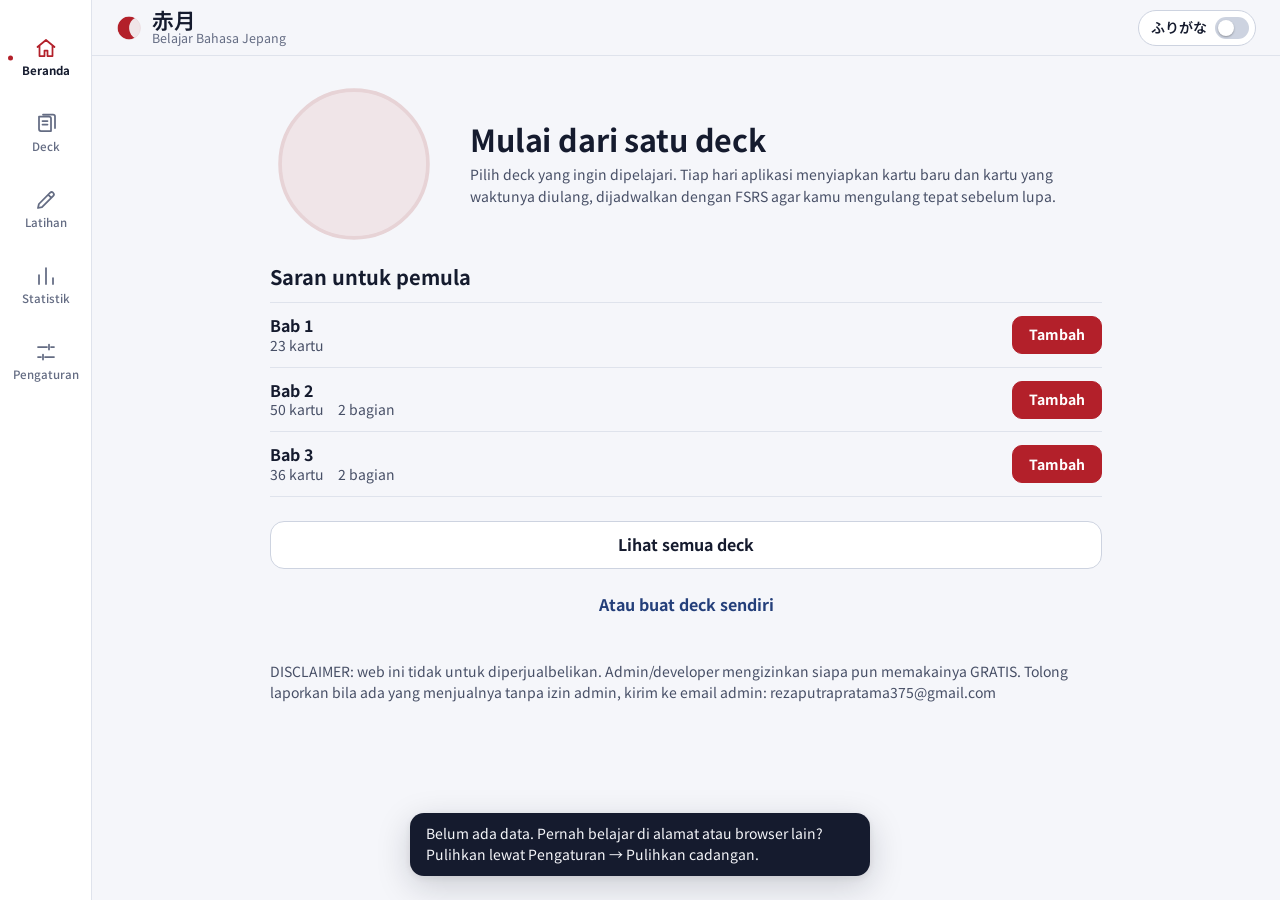
<file: index.html>
<!doctype html>
<html lang="id">
<head>
  <meta charset="utf-8">
  <meta name="viewport" content="width=device-width, initial-scale=1, viewport-fit=cover">
  <title>Belajar Bahasa Jepang kelas 赤月</title>
  <meta name="description" content="Flashcard bahasa Jepang dengan jadwal ulang pintar (FSRS-7), latihan pilihan ganda, dan latihan bunpou.">
  <meta name="theme-color" content="#f5f6fa" id="themeColor">
  <meta name="color-scheme" content="light dark">
  <link rel="manifest" href="manifest.webmanifest">
  <link rel="icon" href="assets/icon.svg" type="image/svg+xml">
  <link rel="apple-touch-icon" href="assets/icons/icon-192.png">
  <!-- tema & versi ditetapkan sebelum halaman digambar supaya tidak berkedip -->
  <script>
    (function () {
      window.FC = window.FC || {};
      FC.BUILD = '2026.11.25-0335';   // naikkan angka ini saat data/kode berubah (sw.js memakai versi yang sama)
      try {
        var s = JSON.parse(localStorage.getItem('fc.settings.v2') || '{}');
        if (s.theme === 'dark' || s.theme === 'light') document.documentElement.setAttribute('data-theme', s.theme);
      } catch (e) {}
    })();
  </script>
  <link rel="preconnect" href="https://fonts.googleapis.com">
  <link rel="preconnect" href="https://fonts.gstatic.com" crossorigin>
  <link rel="stylesheet" href="https://fonts.googleapis.com/css2?family=Noto+Sans+JP:wght@400;500;600;700&display=swap">
  <link rel="stylesheet" href="css/tokens.css">
  <link rel="stylesheet" href="css/base.css">
  <link rel="stylesheet" href="css/screens.css">
</head>
<body>
  <header class="topbar" id="topbar"></header>
  <main id="screens" tabindex="-1">
    <section class="screen" id="screen-home" aria-label="Beranda"></section>
    <section class="screen" id="screen-decks" aria-label="Deck"></section>
    <section class="screen" id="screen-practice" aria-label="Latihan"></section>
    <section class="screen" id="screen-stats" aria-label="Statistik"></section>
    <section class="screen" id="screen-settings" aria-label="Pengaturan"></section>
  </main>
  <nav class="tabbar" id="tabbar" aria-label="Navigasi utama"></nav>
  <div id="layers"></div>
  <div id="toasts" aria-live="polite"></div>
  <noscript><p style="padding:24px;font-family:sans-serif">Aplikasi ini membutuhkan JavaScript. Aktifkan JavaScript di browser lalu muat ulang halaman.</p></noscript>

  <!-- data kecil di awal; isi kartu & soal diunduh per deck saat dibutuhkan -->
  <script src="data/manifest.js"></script>
  <script src="data/locks.js"></script>
  <script src="data/buku/index.js"></script>   <!-- daftar level & bab "Buku Bunpou"; isi tiap bab dimuat saat dibuka -->

  <!-- inti -->
  <script src="js/core/util.js"></script>
  <script src="js/core/fsrs.js"></script>
  <script src="js/core/scheduler.js"></script>
  <script src="js/core/store.js"></script>
  <script src="js/core/data.js"></script>
  <script src="js/core/session.js"></script>
  <script src="js/core/userdecks.js"></script>   <!-- "Deck Saya": deck buatan pengguna (disimpan di browser, ikut cadangan) -->
  <script src="js/core/furigana-data.js"></script>
  <script src="js/core/furigana.js"></script>
  <script src="js/core/tts.js"></script>
  <script src="js/core/buku.js"></script>   <!-- "Buku Bunpou": pemuat bab, pembaca penanda furigana/sorot, pencarian, catatan sudah paham -->

  <!-- antarmuka -->
  <script src="js/ui/kit.js"></script>
  <script src="js/ui/cardface.js"></script>
  <script src="js/ui/app.js"></script>   <!-- kerangka + rute; layar di bawah mendaftar ke FC.app -->
  <script src="js/ui/home.js"></script>
  <script src="js/ui/decks.js"></script>
  <script src="js/ui/mydecks.js"></script>   <!-- editor "Deck Saya": bikin deck, tambah/ubah kartu, tempel banyak, bagikan -->
  <script src="js/ui/study.js"></script>
  <script src="js/ui/practice.js"></script>
  <script src="js/ui/buku.js"></script>   <!-- tampilan Buku Bunpou (daftar di tab Latihan + layar baca per bab) -->

  <script src="js/ui/stats.js"></script>
  <script src="js/ui/settings.js"></script>
  <script src="js/ui/safety.js"></script>   <!-- pengaman progres: cadangan 1 ketuk, pengingat, pemulihan, titik pemulihan, catatan penyimpanan -->
</body>
</html>
</file>
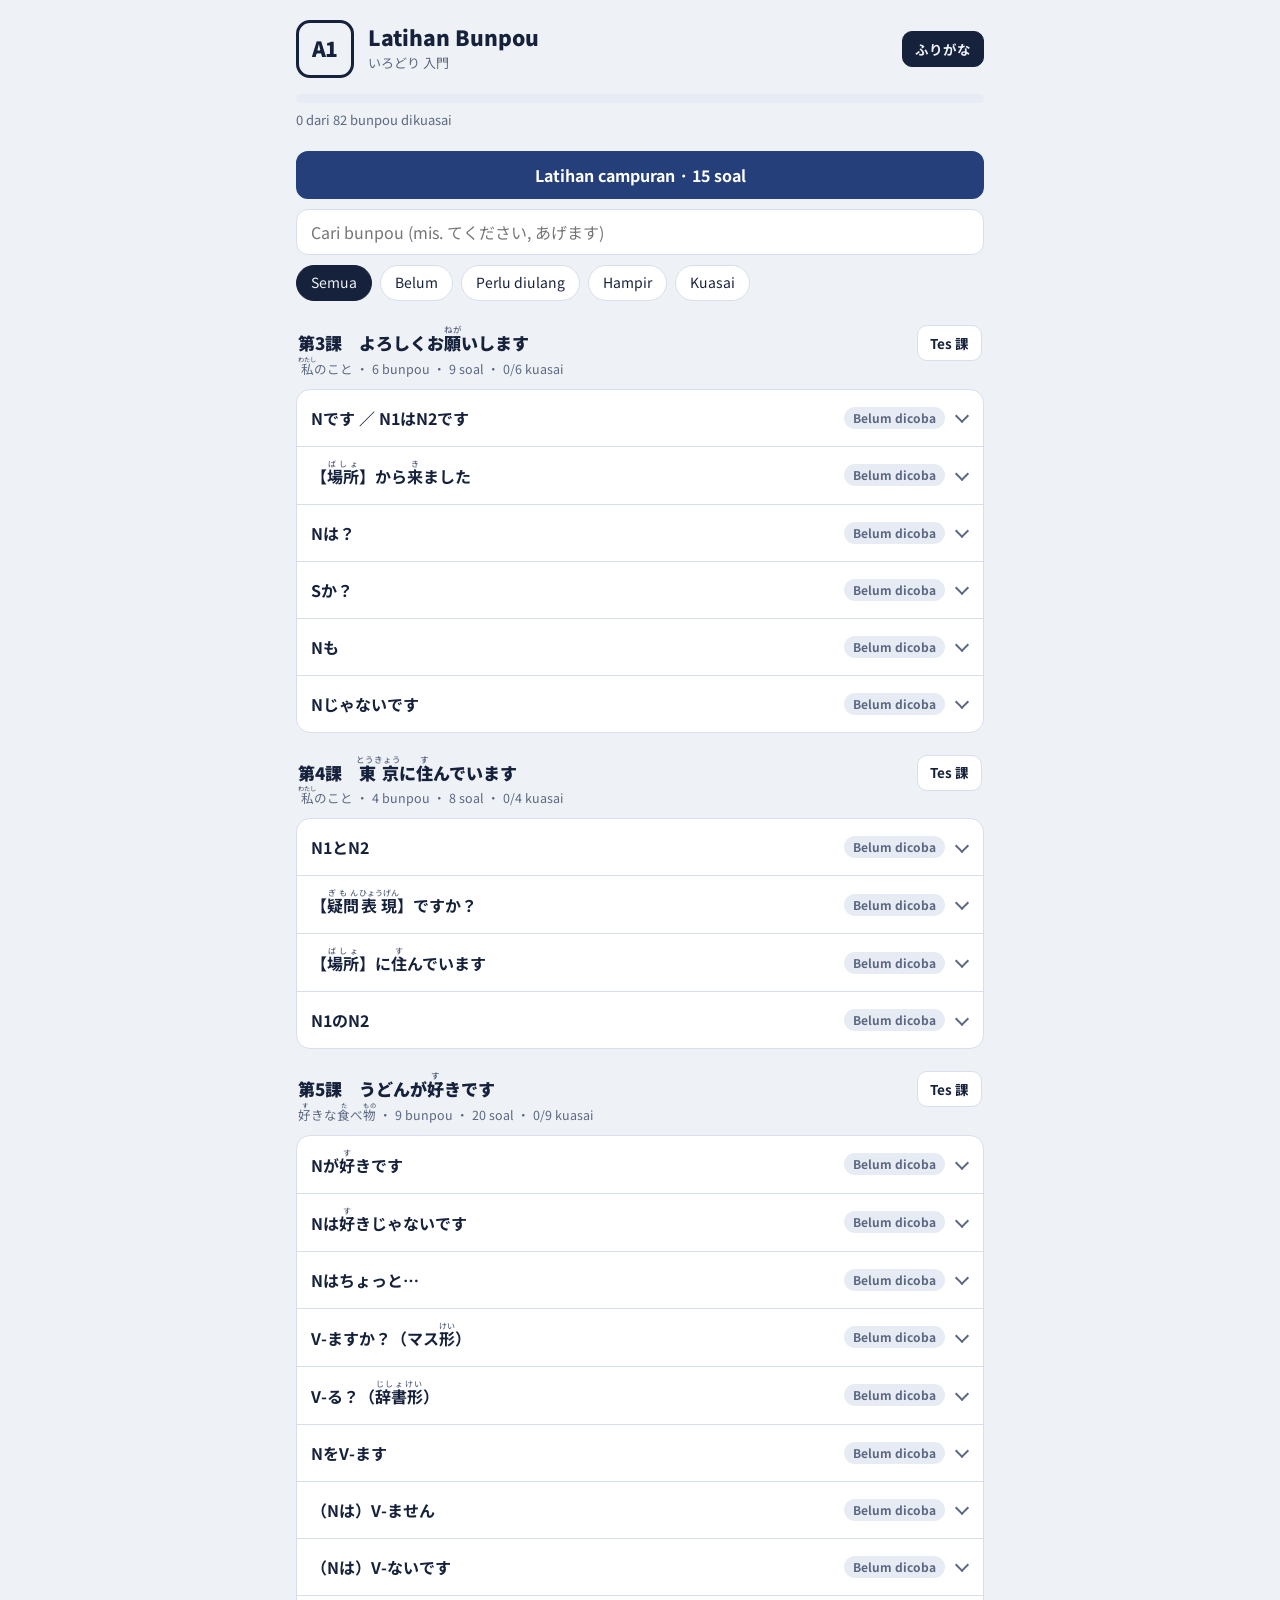
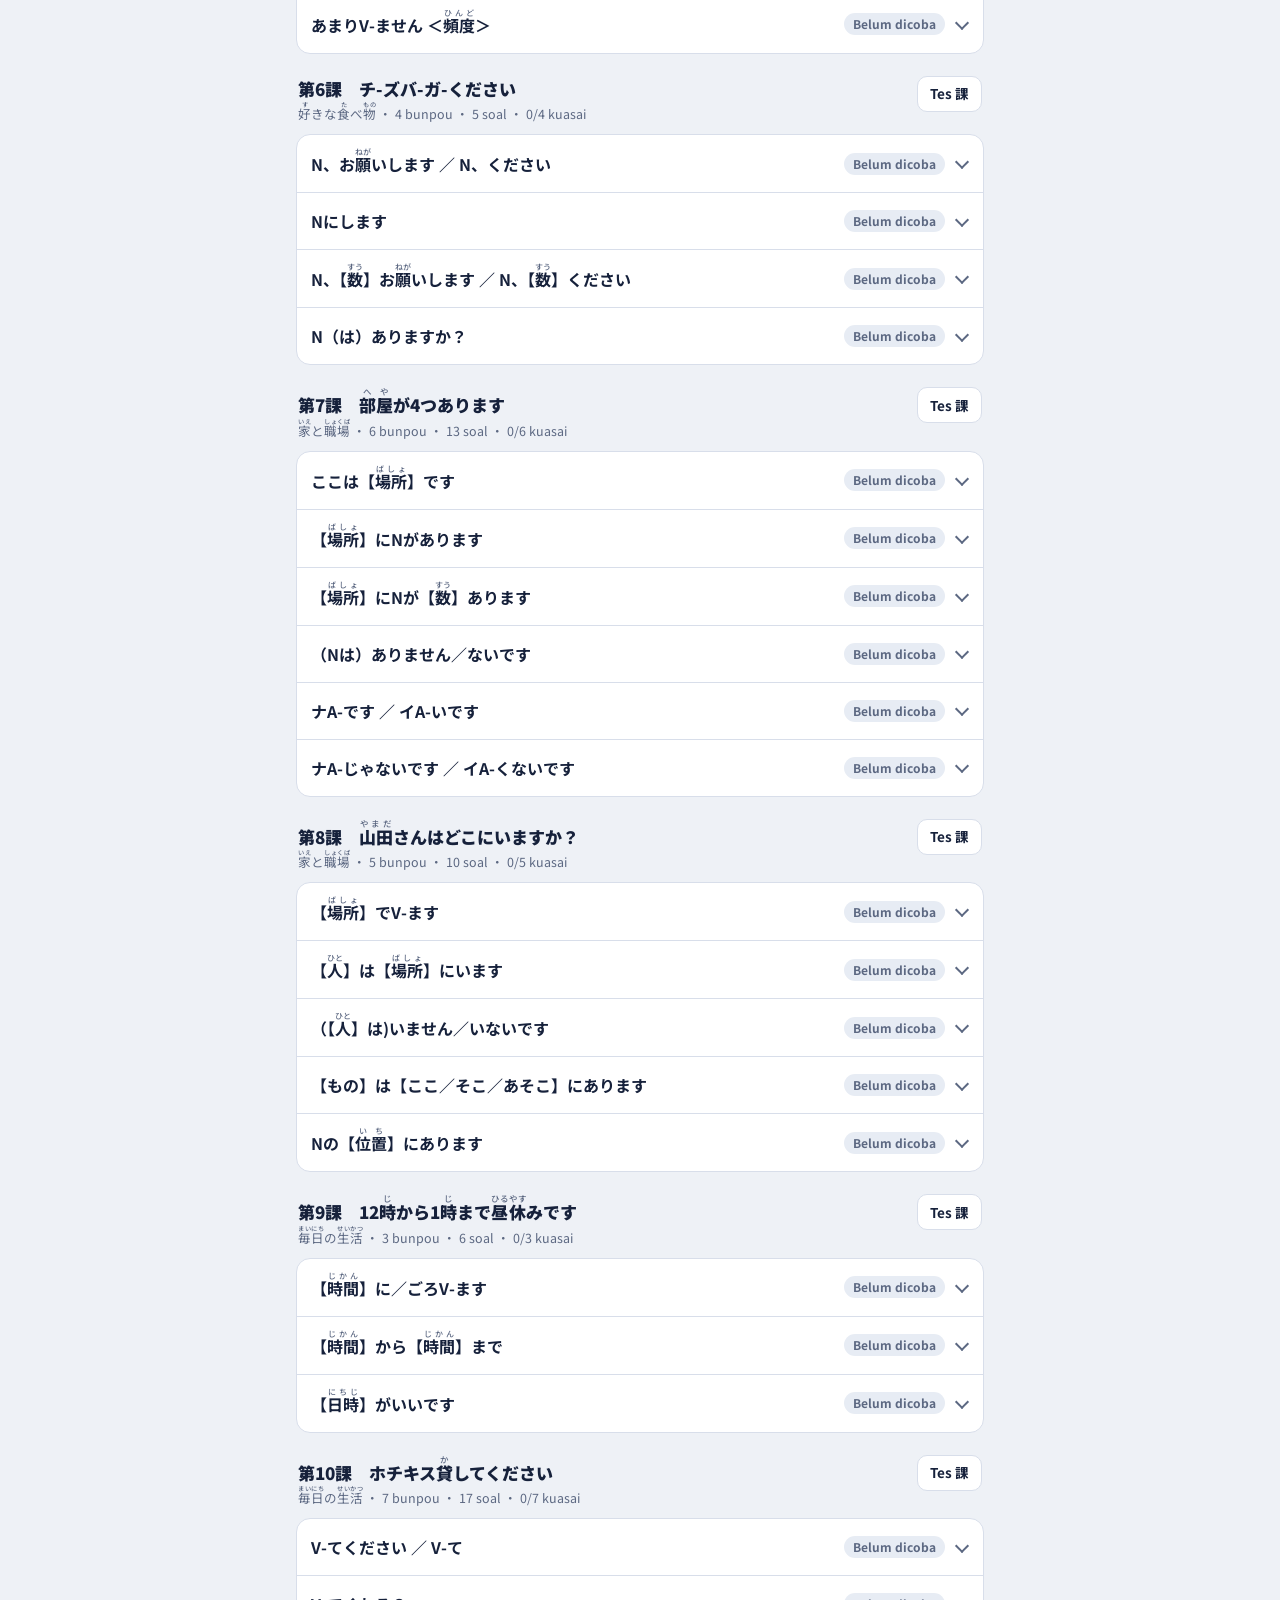
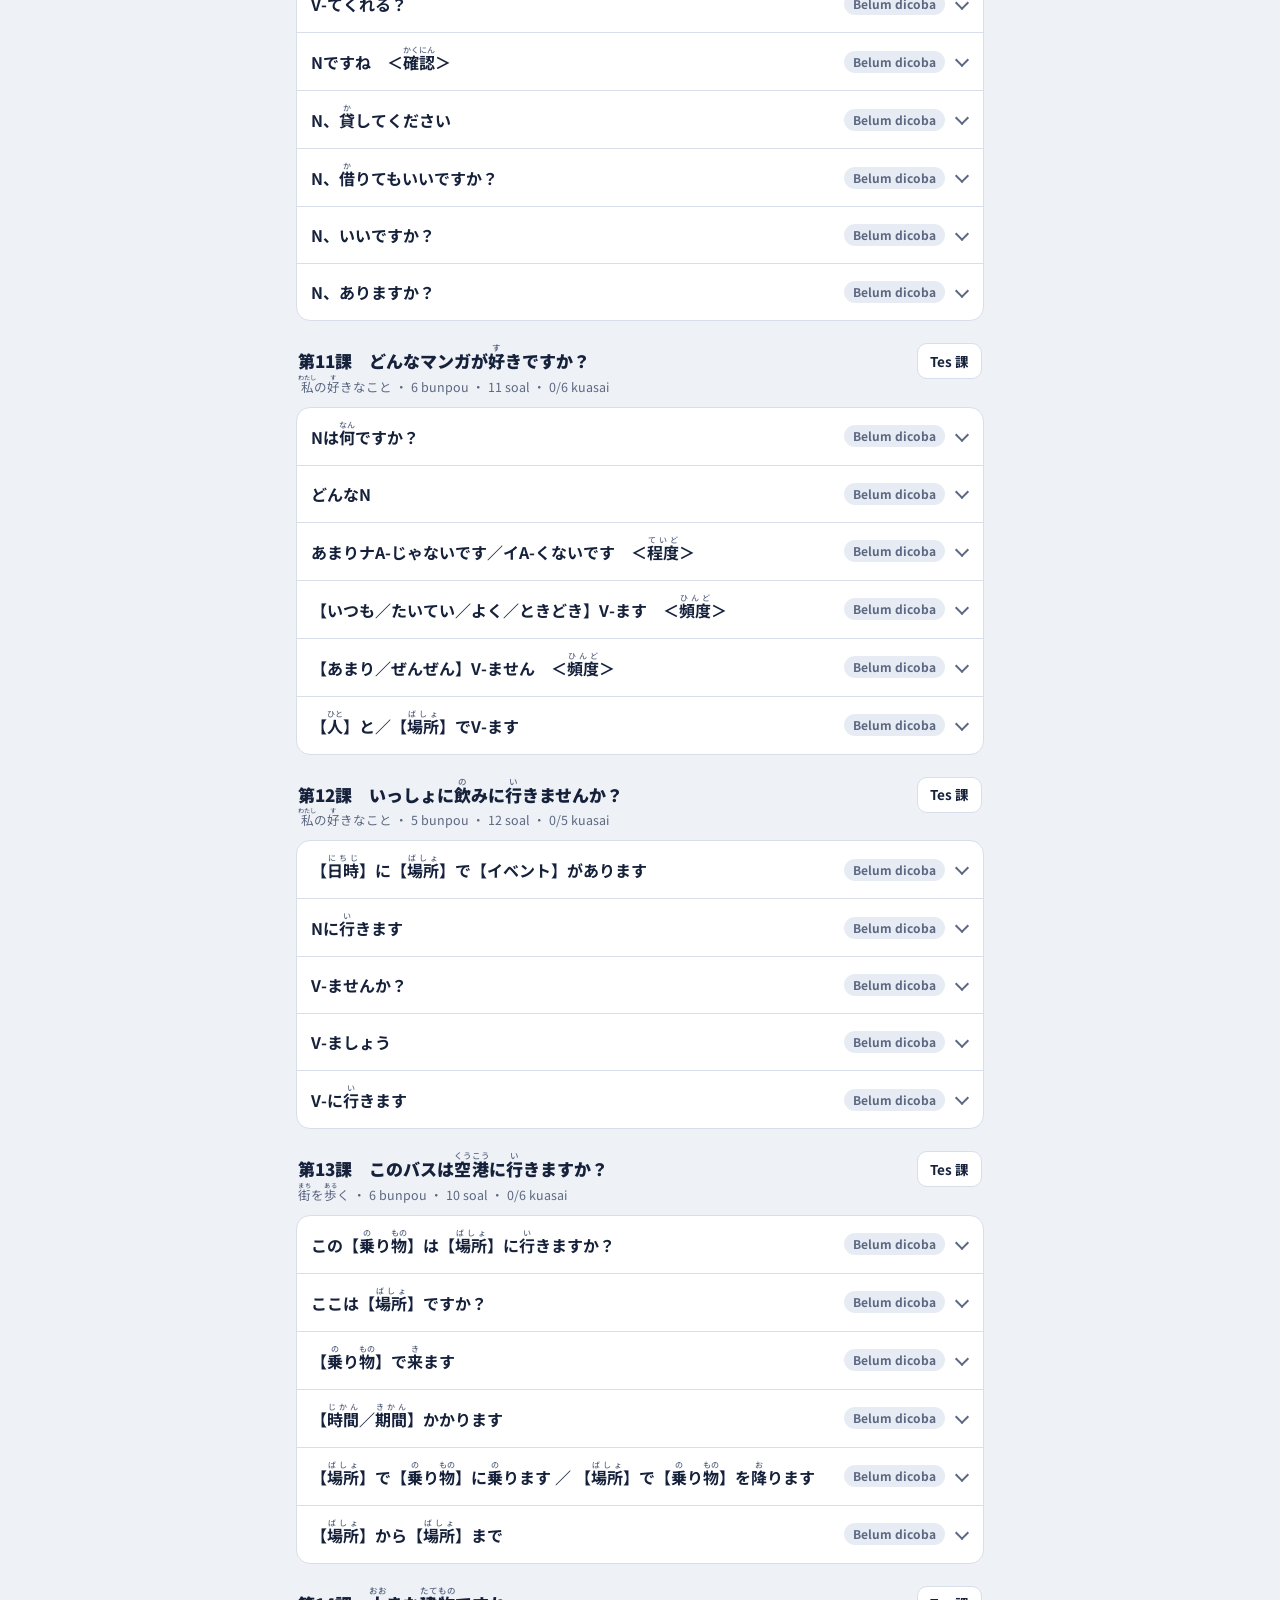
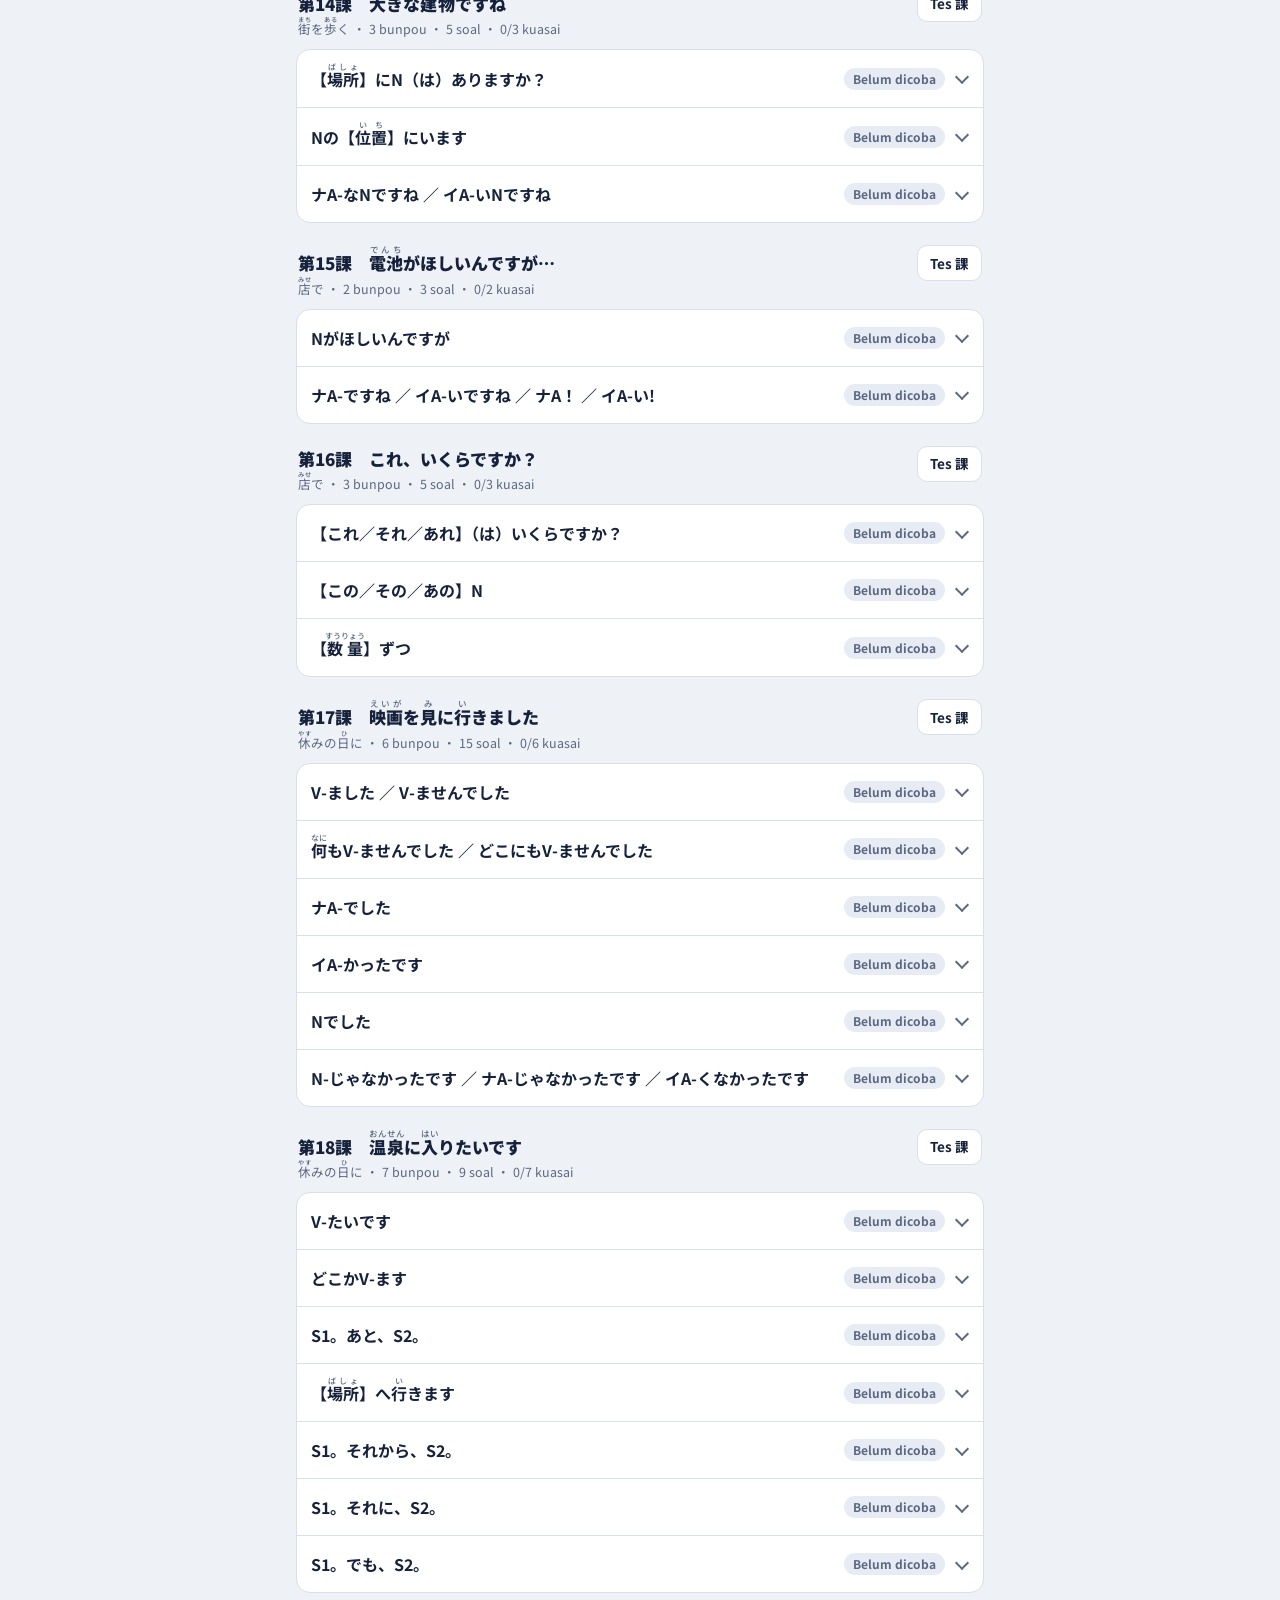
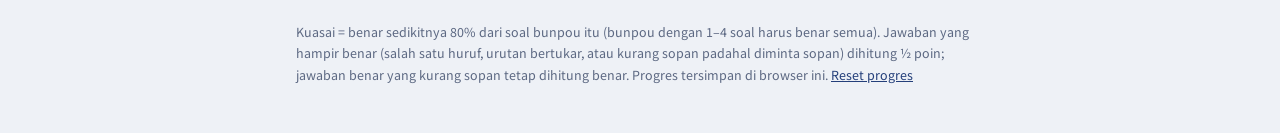
<file: bunpou/Latihan_Bunpou_A1.html>
<!doctype html>
<html lang="id">
<head>
<meta charset="utf-8">
<meta name="viewport" content="width=device-width, initial-scale=1, viewport-fit=cover">
<meta name="color-scheme" content="light dark">
<script>/* sinkron tema dengan aplikasi induk: ?theme=dark|light atau pesan {type:'fc-theme'} */(function(){try{var m=/[?&]theme=(dark|light)/.exec(location.search);var r=document.documentElement;if(m)r.setAttribute('data-theme',m[1]);addEventListener('message',function(e){var d=e.data;if(d&&d.type==='fc-theme'&&(d.theme==='dark'||d.theme==='light'))r.setAttribute('data-theme',d.theme);});}catch(e){}})();</script>
<title>Latihan Bunpou A1</title>
<link rel="preconnect" href="https://fonts.googleapis.com">
<link rel="preconnect" href="https://fonts.gstatic.com" crossorigin>
<link href="https://fonts.googleapis.com/css2?family=Noto+Sans+JP:wght@400;500;700;900&display=swap" rel="stylesheet">
<style>
:root{--bg:#EEF1F6;--card:#fff;--ink:#16213B;--mute:#5C6882;--line:#D8DEEA;--soft:#E7ECF4;--brand:#243F7A;--onbrand:#fff;
--ok:#17714F;--okbg:#E2F2EA;--ng:#B1451B;--ngbg:#FBEAE0;--warn:#7D5B00;--warnbg:#FAEFC8;--seal:#B3202A;
--font:"Noto Sans JP","Hiragino Kaku Gothic ProN","Hiragino Sans","Yu Gothic UI","Yu Gothic","Meiryo","Noto Sans CJK JP",system-ui,-apple-system,"Segoe UI",Roboto,sans-serif}
@media (prefers-color-scheme:dark){:root:not([data-theme="light"]){color-scheme:dark;--bg:#0E1424;--card:#161E33;--ink:#E8EDF8;--mute:#9AA6C0;--line:#2B3656;--soft:#202A47;--brand:#86A6F2;--onbrand:#0E1424;
--ok:#5ED3A2;--okbg:#12332A;--ng:#FF9C70;--ngbg:#3A2218;--warn:#F0CA5C;--warnbg:#39300F;--seal:#E8545A}}
:root[data-theme="dark"]{color-scheme:dark;--bg:#0E1424;--card:#161E33;--ink:#E8EDF8;--mute:#9AA6C0;--line:#2B3656;--soft:#202A47;--brand:#86A6F2;--onbrand:#0E1424;
--ok:#5ED3A2;--okbg:#12332A;--ng:#FF9C70;--ngbg:#3A2218;--warn:#F0CA5C;--warnbg:#39300F;--seal:#E8545A}
:root[data-theme="light"]{color-scheme:light}
*{box-sizing:border-box}
html{-webkit-text-size-adjust:100%}
body{margin:0;background:var(--bg);color:var(--ink);font:400 16px/1.7 var(--font)}
.wrap{max-width:720px;margin:0 auto;padding:0 16px calc(48px + env(safe-area-inset-bottom))}
button{font:inherit;color:inherit;cursor:pointer}
:focus-visible{outline:3px solid var(--brand);outline-offset:2px}
ruby rt{font-size:.5em;font-weight:500;color:var(--mute);letter-spacing:0}
.nofuri rt{display:none}
[hidden]{display:none!important}
/* header */
.top{padding:calc(20px + env(safe-area-inset-top)) 0 4px}
.brand{display:flex;align-items:center;gap:14px}
.lvl{flex:none;min-width:58px;height:58px;padding:0 8px;border:3px solid var(--ink);border-radius:14px;display:grid;place-items:center;font-weight:900;font-size:21px;letter-spacing:-.01em}
.ttl{flex:1;min-width:0}
h1{margin:0;font-size:21px;line-height:1.3;font-weight:900}
.sub{font-size:13px;color:var(--mute)}
.furi{flex:none;min-height:36px;padding:0 12px;border-radius:10px;border:1.5px solid var(--line);background:var(--card);font-size:13.5px;font-weight:700}
.furi[aria-pressed=true]{background:var(--ink);color:var(--bg);border-color:var(--ink)}
.bar{margin-top:16px;height:9px;border-radius:99px;background:var(--soft);overflow:hidden;display:flex}
.bar i{display:block;height:100%;transition:width .3s}
#bp{background:var(--ok)}#bn{background:#E0B43A}
.proglbl{margin-top:6px;font-size:13px;color:var(--mute)}
/* home */
.ctrl{display:grid;gap:10px;margin:16px 0 4px}
.btn{display:inline-flex;align-items:center;justify-content:center;min-height:48px;padding:0 20px;border-radius:12px;border:2px solid var(--brand);background:var(--brand);color:var(--onbrand);font-weight:700}
.btn.ghost{background:transparent;color:var(--brand)}
.btn.block{width:100%}
.btn:disabled{opacity:.45;cursor:default}
.search{width:100%;min-height:46px;padding:0 14px;border:1.5px solid var(--line);border-radius:12px;background:var(--card);color:var(--ink);font:inherit}
.chips{display:flex;gap:8px;overflow-x:auto;scrollbar-width:none;padding-bottom:2px}
.chip{flex:none;min-height:36px;padding:0 14px;border-radius:99px;border:1.5px solid var(--line);background:var(--card);font-size:14px}
.chip[aria-pressed=true]{background:var(--ink);color:var(--bg);border-color:var(--ink)}
.lesson{margin:22px 0}
.lh{display:flex;align-items:flex-start;justify-content:space-between;gap:12px;padding:0 2px 10px}
.lh h2{margin:0;font-size:17px;line-height:1.5;font-weight:900}
.tp{font-size:12.5px;color:var(--mute);line-height:1.6}
.mini{flex:none;min-height:36px;padding:0 12px;border-radius:10px;border:1.5px solid var(--line);background:var(--card);font-size:13.5px;font-weight:700}
.items{background:var(--card);border:1px solid var(--line);border-radius:14px;overflow:hidden}
details.it{border-top:1px solid var(--line)}
details.it:first-child{border-top:0}
summary{list-style:none;display:flex;align-items:center;gap:10px;padding:12px 14px;cursor:pointer}
summary::-webkit-details-marker{display:none}
summary::after{content:"";flex:none;width:8px;height:8px;margin:0 2px 3px 2px;border-right:2px solid var(--mute);border-bottom:2px solid var(--mute);transform:rotate(45deg);transition:transform .15s}
details[open]>summary::after{transform:rotate(-135deg);margin-bottom:-3px}
.pat{flex:1;min-width:0;font-weight:700;line-height:2;overflow-wrap:anywhere}
.tag{flex:none;font-size:12px;font-weight:700;line-height:1.5;padding:2px 9px;border-radius:99px;background:var(--soft);color:var(--mute);white-space:nowrap}
.tag.pass{background:var(--okbg);color:var(--ok)}.tag.near{background:var(--warnbg);color:var(--warn)}.tag.retry{background:var(--ngbg);color:var(--ng)}
.det{padding:0 14px 14px}
.ex{background:var(--soft);border-radius:10px;padding:8px 12px;font-size:15px;line-height:2.1}
.rum{margin:10px 0 0;font-size:14px;color:var(--mute);line-height:1.8}
.go{display:flex;align-items:center;justify-content:space-between;gap:12px;margin-top:12px;font-size:13px;color:var(--mute)}
.empty{text-align:center;color:var(--mute);padding:28px 0}
.foot{margin:28px 0 0;font-size:12.5px;color:var(--mute);line-height:1.7}
.link{border:0;background:none;padding:0;color:var(--brand);text-decoration:underline;font-size:inherit}
/* quiz */
.qtop{display:flex;align-items:center;gap:12px;padding:calc(14px + env(safe-area-inset-top)) 0 10px}
.x{flex:none;width:42px;height:42px;border-radius:12px;border:1.5px solid var(--line);background:var(--card);font-size:17px}
.qbar{flex:1;height:8px;border-radius:99px;background:var(--soft);overflow:hidden}
.qbar i{display:block;height:100%;background:var(--brand);transition:width .25s}
.qn{flex:none;font-size:13px;color:var(--mute);font-variant-numeric:tabular-nums}
.ctx{margin:2px 2px 10px;font-size:13.5px;font-weight:700;color:var(--mute);line-height:1.9}
.card{background:var(--card);border:1px solid var(--line);border-radius:16px;padding:18px 16px 16px}
.qt{display:inline-block;margin-bottom:8px;padding:1px 10px;border-radius:99px;background:var(--soft);color:var(--mute);font-size:12px;font-weight:700}
.stem{font-size:20px;line-height:2.1;font-weight:500;overflow-wrap:anywhere}
.stem.sm{font-size:17px}
.nofuri .stem{line-height:1.8}.nofuri .pat,.nofuri .ex{line-height:1.7}
.inq .top{padding-top:calc(12px + env(safe-area-inset-top))}.inq .bar,.inq .proglbl,.inq .sub{display:none}.inq .lvl{min-width:42px;height:42px;font-size:16px;border-width:2.5px;border-radius:11px}.inq h1{font-size:17px}
.dir{display:inline-block;font-size:14.5px;line-height:1.7;color:var(--mute);font-weight:500}
.bl{display:inline-block;min-width:3.4em;margin:0 .2em;border-bottom:2.5px solid var(--ink);text-align:center;line-height:1.3;vertical-align:baseline}
.bl:empty{height:1.1em}
.bl.ok{border-color:var(--ok);color:var(--ok);font-weight:700}
.inl{width:8em;max-width:100%;margin:0 .2em;padding:0 .3em;border:0;border-bottom:2.5px solid var(--brand);border-radius:6px 6px 0 0;background:var(--soft);color:var(--ink);font:inherit;text-align:center}
.inl:focus,.ans:focus{outline:none;background:var(--card);box-shadow:0 0 0 3px color-mix(in srgb,var(--brand) 30%,transparent)}
.ans{display:block;width:100%;margin-top:14px;padding:10px 14px;border:2px solid var(--line);border-radius:12px;background:var(--card);color:var(--ink);font:inherit;font-size:20px}
.opts{display:grid;gap:10px;margin-top:14px}
.opt{display:flex;align-items:center;gap:12px;width:100%;min-height:54px;padding:8px 14px;border-radius:12px;border:1.5px solid var(--line);background:var(--card);font-size:18px;line-height:1.9;text-align:left}
.opt .k{flex:none;width:26px;height:26px;border-radius:8px;background:var(--soft);display:grid;place-items:center;font-size:13px;font-weight:700;color:var(--mute);line-height:1}
.opt:not(:disabled):hover{border-color:var(--brand)}
.opt.ok{border-color:var(--ok);background:var(--okbg)}.opt.ng{border-color:var(--ng);background:var(--ngbg)}
.opt:disabled{cursor:default;color:var(--ink)}
.zone{display:flex;flex-wrap:wrap;gap:8px;align-content:flex-start;min-height:68px;margin-top:14px;padding:10px;border:2px dashed var(--line);border-radius:12px}
.pool{display:flex;flex-wrap:wrap;gap:8px;margin-top:12px}
.tile{padding:6px 14px;border-radius:10px;border:1.5px solid var(--line);background:var(--card);font-size:18px;line-height:1.9;box-shadow:0 2px 0 var(--line)}
.zone .tile{border-color:var(--brand)}
.tile:disabled{cursor:default;color:var(--ink)}
.row{display:flex;flex-wrap:wrap;gap:10px;margin-top:16px}
.fb{margin-top:16px;padding:14px 16px;border-radius:14px;border:1.5px solid}
.fb.ok{background:var(--okbg);border-color:var(--ok)}.fb.ng{background:var(--ngbg);border-color:var(--ng)}
.fb h3{margin:0 0 4px;font-size:17px;line-height:1.5}
.fb.ok h3{color:var(--ok)}.fb.ng h3{color:var(--ng)}
.fb p,.rv p{margin:6px 0 0;font-size:15px;line-height:1.9}
.al{margin:4px 0;font-size:16px;line-height:2}
.nx{margin-top:14px}
/* result */
.res{background:var(--card);border:1px solid var(--line);border-radius:16px;padding:20px 18px;margin-top:calc(18px + env(safe-area-inset-top))}
.score{display:flex;align-items:center;justify-content:space-between;gap:16px}
.big{font-size:56px;font-weight:900;line-height:1.1}
.big small{font-size:24px;color:var(--mute);font-weight:700}
.msg{margin-top:6px;font-size:15.5px;line-height:1.7}
.seal{flex:none;width:88px;height:88px;display:grid;place-items:center;border:4px solid var(--seal);border-radius:12px;color:var(--seal);font-size:32px;font-weight:900;line-height:1;letter-spacing:.06em;writing-mode:vertical-rl;box-shadow:inset 0 0 0 3px var(--card),inset 0 0 0 5px var(--seal);transform:rotate(-7deg);animation:stamp .55s cubic-bezier(.2,1.5,.35,1) both}
@keyframes stamp{0%{transform:rotate(-7deg) scale(2.4);opacity:0}55%{opacity:1}100%{transform:rotate(-7deg) scale(1)}}
@media (prefers-reduced-motion:reduce){.seal{animation:none}.bar i,.qbar i{transition:none}}
.res ul{list-style:none;margin:16px 0 0;padding:0}
.res li{display:flex;align-items:center;gap:10px;padding:8px 0;border-top:1px solid var(--line)}
.res li .jp{flex:1;min-width:0;font-weight:700;line-height:2}
.sc{flex:none;font-variant-numeric:tabular-nums;font-weight:700}
.rv h2{margin:26px 2px 0;font-size:17px}
.rv article{margin-top:12px;padding:12px 14px;border:1px solid var(--line);border-left:5px solid var(--ng);border-radius:12px;background:var(--card)}
.allok{margin:22px 2px;color:var(--ok);font-weight:700}
.fb.near{background:var(--warnbg);border-color:var(--warn)}.fb.near h3{color:var(--warn)}
.fb h3 small{margin-left:4px;font-size:13px;font-weight:700}
.nt{margin:8px 0 0;padding:8px 12px;border-radius:10px;border:1px solid var(--line);background:var(--card);font-size:15px;line-height:1.9}
.al mark{padding:0 .12em;border-radius:4px;background:var(--card);color:var(--warn);font-weight:900;box-shadow:inset 0 -2px 0 var(--warn)}
.rv article.near{border-left-color:var(--warn)}
.rv article .tag{display:inline-block;margin-bottom:6px}
</style>
</head>
<body>
<div class="wrap">
  <header class="top">
    <div class="brand">
      <div class="lvl" aria-hidden="true">A1</div>
      <div class="ttl"><h1>Latihan Bunpou</h1><div class="sub jp">いろどり 入門</div></div>
      <button id="furi" class="furi jp" aria-pressed="true" title="Tampilkan / sembunyikan furigana">ふりがな</button>
    </div>
    <div class="bar" aria-hidden="true"><i id="bp"></i><i id="bn"></i></div>
    <div class="proglbl" id="plabel"></div>
  </header>
  <main id="app"></main>
</div>
<noscript><p style="padding:16px">Halaman ini membutuhkan JavaScript.</p></noscript>
<script>
const DATA = {"id":"a1","name":"A1","book":"入門","sub":"いろどり 入門","lessons":[{"n":3,"t":"よろしくお<ruby>願<rt>ねが<\/rt><\/ruby>いします","topic":"<ruby>私<rt>わたし<\/rt><\/ruby>のこと","items":[{"id":4,"no":"❶","pat":"Nです ／ N1はN2です","ex":"トンです。<br><ruby>私<rt>わたし<\/rt><\/ruby>はマルシアです。","rum":"N1はN2です＝「N1 adalah N2」。「は」dibaca わ (penanda topik).","k":"nです/n1はn2ですとんです/私はまるしあですよろしくお願いします私のこと❶","qs":[{"y":"m","s":"A：はじめまして。<br>B：はじめまして。<ruby>私<rt>わたし<\/rt><\/ruby><span class=\"bl\"><\/span>マルシアです。","o":["は","が","を","に"],"e":"「A adalah B」＝ A は B です。「は」(dibaca わ) menandai topik kalimat."},{"y":"t","s":"<span class=\"dir\">Tulis dalam bahasa Jepang: “Saya Maria.”<\/span>","a":["わたしはマリアです","私はマリアです","マリアです"],"d":"<ruby>私<rt>わたし<\/rt><\/ruby>はマリアです","e":"Pola: <ruby>私<rt>わたし<\/rt><\/ruby>は＋N＋です。Boleh juga langsung 「マリアです」karena subjeknya sudah jelas."}]},{"id":5,"no":"❷","pat":"【<ruby>場所<rt>ばしょ<\/rt><\/ruby>】から<ruby>来<rt>き<\/rt><\/ruby>ました","ex":"ブラジルから<ruby>来<rt>き<\/rt><\/ruby>ました。","rum":"","k":"【場所】から来ましたぶらじるから来ましたよろしくお願いします私のこと❷","qs":[{"y":"m","s":"A：どこから<ruby>来<rt>き<\/rt><\/ruby>ましたか。<br>B：ブラジル<span class=\"bl\"><\/span><ruby>来<rt>き<\/rt><\/ruby>ました。","o":["から","まで","を","で"],"e":"「から」＝ titik asal (“dari …”). 「まで」＝ “sampai”."}]},{"id":6,"no":"❸","pat":"Nは？","ex":"お<ruby>名前<rt>なまえ<\/rt><\/ruby>は？","rum":"","k":"nはお名前はよろしくお願いします私のこと❸","qs":[{"y":"m","s":"A：<ruby>私<rt>わたし<\/rt><\/ruby>は、インドネシアから<ruby>来<rt>き<\/rt><\/ruby>ました。ケマラさん<span class=\"bl\"><\/span>？<br>B：ベトナムです。","o":["は","を","に","で"],"e":"「Nは？」＝ “Kalau N (bagaimana)?” — menanyakan hal yang sama kepada lawan bicara."}]},{"id":7,"no":"❹","pat":"Sか？","ex":"みなさんは、<ruby>友<rt>とも<\/rt><\/ruby>だちですか？","rum":"","k":"sかみなさんは友だちですかよろしくお願いします私のこと❹","qs":[{"y":"m","s":"<span class=\"dir\">Pilih akhiran yang membuat kalimat ini menjadi PERTANYAAN.<\/span><br>みなさんは、<ruby>友<rt>とも<\/rt><\/ruby>だち<span class=\"bl\"><\/span>。","o":["ですか","です","ですよ","ですが"],"e":"Kalimat tanya sopan ＝ kalimat ＋ 「か」. 「よ」menegaskan, 「が」＝ “tetapi”."}]},{"id":8,"no":"❺","pat":"Nも","ex":"ケマラさんも、ベトナムからですか？","rum":"","k":"nもけまらさんもべとなむからですかよろしくお願いします私のこと❺","qs":[{"y":"m","s":"A：<ruby>私<rt>わたし<\/rt><\/ruby>は<ruby>学生<rt>がくせい<\/rt><\/ruby>です。<br>B：<ruby>私<rt>わたし<\/rt><\/ruby><span class=\"bl\"><\/span><ruby>学生<rt>がくせい<\/rt><\/ruby>です。(Saya juga mahasiswa.)","o":["も","は","が","を"],"e":"「も」＝ “juga”. Menggantikan 「は」/「が」/「を」pada kata yang sama."},{"y":"t","s":"<span class=\"dir\">Tulis: “Saya juga orang Jepang.”<\/span>","a":["わたしもにほんじんです","わたしも日本人です","私もにほんじんです","私も日本人です"],"d":"<ruby>私<rt>わたし<\/rt><\/ruby>も<ruby>日本人<rt>にほんじん<\/rt><\/ruby>です","e":"「も」menggantikan 「は」→「<ruby>私<rt>わたし<\/rt><\/ruby>も〜です」."}]},{"id":9,"no":"❻","pat":"Nじゃないです","ex":"ベトナムじゃないです。","rum":"","k":"nじゃないですべとなむじゃないですよろしくお願いします私のこと❻","qs":[{"y":"m","s":"A：ベトナム<ruby>人<rt>じん<\/rt><\/ruby>ですか。<br>B：いいえ、ベトナム<ruby>人<rt>じん<\/rt><\/ruby><span class=\"bl\"><\/span>。","o":["じゃないです","くないです","じゃなかったです","ないです"],"e":"Negatif N: 「Nじゃないです」(＝じゃありません). 「〜くない」khusus kata sifat-い."},{"y":"t","s":"Jadikan negatif: 「<ruby>学生<rt>がくせい<\/rt><\/ruby>です」→「いいえ、<ruby>学生<rt>がくせい<\/rt><\/ruby><span class=\"bl\"><\/span>」","a":["じゃないです","じゃありません","ではありません","ではないです"],"d":"じゃないです","e":"Nです → Nじゃないです (lebih formal: ではありません)."}]}]},{"n":4,"t":"<ruby>東京<rt>とうきょう<\/rt><\/ruby>に<ruby>住<rt>す<\/rt><\/ruby>んでいます","topic":"<ruby>私<rt>わたし<\/rt><\/ruby>のこと","items":[{"id":10,"no":"❶","pat":"N1とN2","ex":"<ruby>夫<rt>おっと<\/rt><\/ruby>と<ruby>子<rt>こ<\/rt><\/ruby>どもです。","rum":"","k":"n1とn2夫と子どもです東京に住んでいます私のこと❶","qs":[{"y":"m","s":"<ruby>私<rt>わたし<\/rt><\/ruby>の<ruby>家族<rt>かぞく<\/rt><\/ruby>は、<ruby>夫<rt>おっと<\/rt><\/ruby><span class=\"bl\"><\/span><ruby>子<rt>こ<\/rt><\/ruby>どもです。","o":["と","を","に","で"],"e":"「N1とN2」＝ “N1 dan N2”. Menghubungkan dua orang/benda."}]},{"id":11,"no":"❷","pat":"【<ruby>疑問<rt>ぎもん<\/rt><\/ruby><ruby>表現<rt>ひょうげん<\/rt><\/ruby>】ですか？","ex":"<ruby>何歳<rt>なんさい<\/rt><\/ruby>ですか？","rum":"<ruby>何歳<rt>なんさい<\/rt><\/ruby>(なんさい)＝umur／<ruby>何人<rt>なんにん<\/rt><\/ruby>(なんにん)＝berapa orang／だれ・どなた＝siapa／<ruby>何<rt>なに<\/rt><\/ruby>(なに・なん)＝apa","k":"【疑問表現】ですか何歳ですか東京に住んでいます私のこと❷","qs":[{"y":"m","s":"A：<span class=\"bl\"><\/span>ですか。<br>B：25<ruby>歳<rt>さい<\/rt><\/ruby>です。","o":["<ruby>何歳<rt>なんさい<\/rt><\/ruby>","<ruby>何人<rt>なんにん<\/rt><\/ruby>","<ruby>何時<rt>なんじ<\/rt><\/ruby>","どなた"],"e":"Menanyakan umur ＝ <ruby>何歳<rt>なんさい<\/rt><\/ruby> (lebih sopan: おいくつ). <ruby>何人<rt>なんにん<\/rt><\/ruby> ＝ berapa orang, <ruby>何時<rt>なんじ<\/rt><\/ruby> ＝ jam berapa."},{"y":"m","s":"A：ご<ruby>家族<rt>かぞく<\/rt><\/ruby>は<span class=\"bl\"><\/span>ですか。<br>B：5<ruby>人<rt>にん<\/rt><\/ruby>です。","o":["<ruby>何人<rt>なんにん<\/rt><\/ruby>","<ruby>何歳<rt>なんさい<\/rt><\/ruby>","<ruby>何時<rt>なんじ<\/rt><\/ruby>","<ruby>何<rt>なに<\/rt><\/ruby>"],"e":"<ruby>何人<rt>なんにん<\/rt><\/ruby> ＝ “berapa orang”. Jawaban 「5<ruby>人<rt>にん<\/rt><\/ruby>」cocok dengan <ruby>何人<rt>なんにん<\/rt><\/ruby>."},{"y":"m","s":"A：あの<ruby>人<rt>ひと<\/rt><\/ruby>は<span class=\"bl\"><\/span>ですか。<br>B：トンさんです。","o":["どなた","どこ","いくつ","<ruby>何<rt>なに<\/rt><\/ruby>"],"e":"Menanyakan orang ＝ だれ／どなた (sopan). <ruby>何<rt>なに<\/rt><\/ruby> untuk benda, どこ untuk tempat."}]},{"id":12,"no":"❸","pat":"【<ruby>場所<rt>ばしょ<\/rt><\/ruby>】に<ruby>住<rt>す<\/rt><\/ruby>んでいます","ex":"<ruby>家族<rt>かぞく<\/rt><\/ruby>は、フィリピンに<ruby>住<rt>す<\/rt><\/ruby>んでいます。","rum":"","k":"【場所】に住んでいます家族はふぃりぴんに住んでいます東京に住んでいます私のこと❸","qs":[{"y":"m","s":"<ruby>私<rt>わたし<\/rt><\/ruby>は<ruby>東京<rt>とうきょう<\/rt><\/ruby><span class=\"bl\"><\/span><ruby>住<rt>す<\/rt><\/ruby>んでいます。","o":["に","で","を","が"],"e":"Tempat tinggal ＝ 「Nに<ruby>住<rt>す<\/rt><\/ruby>んでいます」. 「で」dipakai untuk tempat berlangsungnya kegiatan."},{"y":"m","s":"<span class=\"dir\">Pilih kalimat yang BENAR: “Saya tinggal di Osaka.”<\/span>","o":["<ruby>大阪<rt>おおさか<\/rt><\/ruby>に<ruby>住<rt>す<\/rt><\/ruby>んでいます。","<ruby>大阪<rt>おおさか<\/rt><\/ruby>に<ruby>住<rt>す<\/rt><\/ruby>みます。","<ruby>大阪<rt>おおさか<\/rt><\/ruby>で<ruby>住<rt>す<\/rt><\/ruby>んでいます。","<ruby>大阪<rt>おおさか<\/rt><\/ruby>を<ruby>住<rt>す<\/rt><\/ruby>んでいます。"],"e":"Keadaan menetap ＝ 〜に<ruby>住<rt>す<\/rt><\/ruby>んでいます (bentuk 〜ています). 「<ruby>住<rt>す<\/rt><\/ruby>みます」tidak dipakai untuk “sedang tinggal”."}]},{"id":13,"no":"❹","pat":"N1のN2","ex":"<ruby>私<rt>わたし<\/rt><\/ruby>の<ruby>母<rt>はは<\/rt><\/ruby>です。<br>ペットのジョンです。","rum":"","k":"n1のn2私の母です/ぺっとのじょんです東京に住んでいます私のこと❹","qs":[{"y":"m","s":"<span class=\"dir\">Pilih yang tepat untuk “ibu saya”.<\/span>","o":["<ruby>私<rt>わたし<\/rt><\/ruby>の<ruby>母<rt>はは<\/rt><\/ruby>","<ruby>私<rt>わたし<\/rt><\/ruby>は<ruby>母<rt>はは<\/rt><\/ruby>","<ruby>私<rt>わたし<\/rt><\/ruby>が<ruby>母<rt>はは<\/rt><\/ruby>","<ruby>私<rt>わたし<\/rt><\/ruby>を<ruby>母<rt>はは<\/rt><\/ruby>"],"e":"「N1のN2」＝ N2 yang berhubungan dengan N1: <ruby>私<rt>わたし<\/rt><\/ruby>の<ruby>母<rt>はは<\/rt><\/ruby>＝ibu saya."},{"y":"m","s":"これは<ruby>日本語<rt>にほんご<\/rt><\/ruby><span class=\"bl\"><\/span><ruby>本<rt>ほん<\/rt><\/ruby>です。(Ini buku bahasa Jepang.)","o":["の","は","を","に"],"e":"「N1のN2」menerangkan N2 (buku) dengan N1 (bahasa Jepang)."}]}]},{"n":5,"t":"うどんが<ruby>好<rt>す<\/rt><\/ruby>きです","topic":"<ruby>好<rt>す<\/rt><\/ruby>きな<ruby>食<rt>た<\/rt><\/ruby>べ<ruby>物<rt>もの<\/rt><\/ruby>","items":[{"id":14,"no":"❶","pat":"Nが<ruby>好<rt>す<\/rt><\/ruby>きです","ex":"<ruby>肉<rt>にく<\/rt><\/ruby>と<ruby>野菜<rt>やさい<\/rt><\/ruby>が<ruby>好<rt>す<\/rt><\/ruby>きです。","rum":"","k":"nが好きです肉と野菜が好きですうどんが好きです好きな食べ物❶","qs":[{"y":"m","s":"<ruby>私<rt>わたし<\/rt><\/ruby>は<ruby>肉<rt>にく<\/rt><\/ruby><span class=\"bl\"><\/span><ruby>好<rt>す<\/rt><\/ruby>きです。","o":["が","を","に","で"],"e":"「<ruby>好<rt>す<\/rt><\/ruby>きです」memakai 「が」: 「Nが<ruby>好<rt>す<\/rt><\/ruby>きです」(bukan 「を」)."},{"y":"t","s":"<span class=\"dir\">Tulis: “Saya suka sayuran.”<\/span>","a":["やさいがすきです","やさいが好きです","野菜がすきです","野菜が好きです","わたしはやさいがすきです","わたしはやさいが好きです","わたしは野菜がすきです","わたしは野菜が好きです","私はやさいがすきです","私はやさいが好きです","私は野菜がすきです","私は野菜が好きです"],"d":"<ruby>野菜<rt>やさい<\/rt><\/ruby>が<ruby>好<rt>す<\/rt><\/ruby>きです","e":"Pola 「Nが<ruby>好<rt>す<\/rt><\/ruby>きです」. 「を」tidak dipakai di sini."}]},{"id":15,"no":"","pat":"Nは<ruby>好<rt>す<\/rt><\/ruby>きじゃないです","ex":"<ruby>魚<rt>さかな<\/rt><\/ruby>は<ruby>好<rt>す<\/rt><\/ruby>きじゃないです。","rum":"<ruby>好<rt>す<\/rt><\/ruby>き termasuk kata sifat-な → <ruby>好<rt>す<\/rt><\/ruby>きじゃないです (bukan <ruby>好<rt>す<\/rt><\/ruby>きくないです).","k":"nは好きじゃないです魚は好きじゃないですうどんが好きです好きな食べ物","qs":[{"y":"m","s":"<ruby>私<rt>わたし<\/rt><\/ruby>は<ruby>納豆<rt>なっとう<\/rt><\/ruby>が<span class=\"bl\"><\/span>。(tidak suka)","o":["<ruby>好<rt>す<\/rt><\/ruby>きじゃないです","<ruby>好<rt>す<\/rt><\/ruby>きくないです","<ruby>好<rt>す<\/rt><\/ruby>きないです","<ruby>好<rt>す<\/rt><\/ruby>きじゃありますか"],"e":"「<ruby>好<rt>す<\/rt><\/ruby>き」kata sifat-な → negatif 「<ruby>好<rt>す<\/rt><\/ruby>きじゃないです」. 「〜くない」hanya untuk kata sifat-い."}]},{"id":16,"no":"❷","pat":"Nはちょっと…","ex":"わさびは、ちょっと…。","rum":"","k":"nはちょっとわさびはちょっとうどんが好きです好きな食べ物❷","qs":[{"y":"m","s":"A：いっしょにわさびを<ruby>食<rt>た<\/rt><\/ruby>べませんか。<br>B：すみません、わさびは、<span class=\"bl\"><\/span>…。","o":["ちょっと","もっと","ぜんぜん","いっしょ"],"e":"「Nはちょっと…」＝ penolakan halus tanpa mengatakan “tidak”."}]},{"id":17,"no":"❸","pat":"V-ますか？（マス<ruby>形<rt>けい<\/rt><\/ruby>）","ex":"お<ruby>茶<rt>ちゃ<\/rt><\/ruby>、<ruby>飲<rt>の<\/rt><\/ruby>みますか？","rum":"ます<ruby>形<rt>けい<\/rt><\/ruby>: Gr.1 akhiran う-row → い-row＋ます (<ruby>飲<rt>の<\/rt><\/ruby>む→<ruby>飲<rt>の<\/rt><\/ruby>みます)／Gr.2 る→ます (<ruby>食<rt>た<\/rt><\/ruby>べる→<ruby>食<rt>た<\/rt><\/ruby>べます)／Gr.3 する→します・<ruby>来<rt>く<\/rt><\/ruby>る→<ruby>来<rt>き<\/rt><\/ruby>ます","k":"vますかます形お茶飲みますかうどんが好きです好きな食べ物❸","qs":[{"y":"t","s":"お<ruby>茶<rt>ちゃ<\/rt><\/ruby>を<span class=\"bl\"><\/span>か。(<ruby>飲<rt>の<\/rt><\/ruby>む)","a":["のみます","飲みます"],"d":"<ruby>飲<rt>の<\/rt><\/ruby>みます","e":"Gr.1: む → み＋ます ＝ <ruby>飲<rt>の<\/rt><\/ruby>みます."},{"y":"t","s":"<ruby>運動<rt>うんどう<\/rt><\/ruby>を<span class=\"bl\"><\/span>か。(する)","a":["します"],"d":"します","e":"する → します (tidak beraturan)."},{"y":"m","s":"Pilih bentuk ます yang BENAR.","o":["<ruby>食<rt>た<\/rt><\/ruby>べます","<ruby>食<rt>た<\/rt><\/ruby>べいます","<ruby>見<rt>み<\/rt><\/ruby>ります","<ruby>書<rt>か<\/rt><\/ruby>くます"],"e":"Gr.2 (<ruby>食<rt>た<\/rt><\/ruby>べる・<ruby>見<rt>み<\/rt><\/ruby>る): buang る ＋ます. Gr.1 (<ruby>書<rt>か<\/rt><\/ruby>く): く → き＋ます ＝ <ruby>書<rt>か<\/rt><\/ruby>きます."}]},{"id":18,"no":"","pat":"V-る？（<ruby>辞書形<rt>じしょけい<\/rt><\/ruby>）","ex":"<ruby>何<rt>なに<\/rt><\/ruby>、<ruby>飲<rt>の<\/rt><\/ruby>む？","rum":"Bentuk kamus (<ruby>辞書形<rt>じしょけい<\/rt><\/ruby>) dipakai untuk bicara akrab: <ruby>何<rt>なに<\/rt><\/ruby>、<ruby>飲<rt>の<\/rt><\/ruby>む？","k":"vる辞書形何飲むうどんが好きです好きな食べ物","qs":[{"y":"t","s":"Tanya teman dekat: 「<ruby>明日<rt>あした<\/rt><\/ruby>、<ruby>学校<rt>がっこう<\/rt><\/ruby>に<span class=\"bl\"><\/span>？」(<ruby>行<rt>い<\/rt><\/ruby>きます → bentuk kamus)","a":["いく","行く"],"d":"<ruby>行<rt>い<\/rt><\/ruby>く","e":"<ruby>行<rt>い<\/rt><\/ruby>きます → <ruby>行<rt>い<\/rt><\/ruby>く (bentuk kamus). Dipakai untuk pertanyaan akrab dengan nada naik."},{"y":"m","s":"Bentuk kamus (<ruby>辞書形<rt>じしょけい<\/rt><\/ruby>) dari 「<ruby>見<rt>み<\/rt><\/ruby>ます」adalah…","o":["<ruby>見<rt>み<\/rt><\/ruby>る","<ruby>見<rt>み<\/rt><\/ruby>す","<ruby>見<rt>み<\/rt><\/ruby>く","<ruby>見<rt>み<\/rt><\/ruby>います"],"e":"Gr.2: <ruby>見<rt>み<\/rt><\/ruby>ます → <ruby>見<rt>み<\/rt><\/ruby>る (kembalikan る)."}]},{"id":19,"no":"❹","pat":"NをV-ます","ex":"シリアルを<ruby>食<rt>た<\/rt><\/ruby>べます。","rum":"","k":"nをvますしりあるを食べますうどんが好きです好きな食べ物❹","qs":[{"y":"m","s":"A：<ruby>何<rt>なに<\/rt><\/ruby><span class=\"bl\"><\/span><ruby>食<rt>た<\/rt><\/ruby>べますか。<br>B：パン<span class=\"bl\"><\/span><ruby>食<rt>た<\/rt><\/ruby>べます。","o":["を／を","が／を","を／が","に／を"],"e":"Objek langsung ditandai 「を」: 「Nを V ます」. 「<ruby>何<rt>なに<\/rt><\/ruby>が<ruby>食<rt>た<\/rt><\/ruby>べますか」salah."},{"y":"t","s":"Tulis: “Saya makan sereal.” (シリアル / <ruby>食<rt>た<\/rt><\/ruby>べます)","a":["シリアルをたべます","シリアルを食べます","わたしはシリアルをたべます","わたしはシリアルを食べます","私はシリアルをたべます","私はシリアルを食べます"],"d":"シリアルを<ruby>食<rt>た<\/rt><\/ruby>べます","e":"Pola 「Nを V ます」."}]},{"id":20,"no":"❺","pat":"（Nは）V-ません","ex":"<ruby>私<rt>わたし<\/rt><\/ruby>は、<ruby>朝<rt>あさ<\/rt><\/ruby>ご<ruby>飯<rt>はん<\/rt><\/ruby>は、あまり<ruby>食<rt>た<\/rt><\/ruby>べません。","rum":"","k":"nはvません私は朝ご飯はあまり食べませんうどんが好きです好きな食べ物❺","qs":[{"y":"m","s":"A：コーヒーを<ruby>飲<rt>の<\/rt><\/ruby>みますか。<br>B：いいえ、<ruby>飲<rt>の<\/rt><\/ruby>み<span class=\"bl\"><\/span>。","o":["ません","ない","ませんでした","ますん"],"e":"Negatif sopan: 〜ます → 〜ません. 「ませんでした」＝ negatif lampau."},{"y":"t","s":"Jadikan negatif: <ruby>私<rt>わたし<\/rt><\/ruby>は<ruby>朝<rt>あさ<\/rt><\/ruby>ご<ruby>飯<rt>はん<\/rt><\/ruby>を<span class=\"bl\"><\/span>。(<ruby>食<rt>た<\/rt><\/ruby>べます)","a":["たべません","食べません"],"d":"<ruby>食<rt>た<\/rt><\/ruby>べません","e":"Bentuk negatif sopan: 〜ます → 〜ません."}]},{"id":21,"no":"","pat":"（Nは）V-ないです","ex":"<ruby>私<rt>わたし<\/rt><\/ruby>も、<ruby>食<rt>た<\/rt><\/ruby>べないです。","rum":"ない<ruby>形<rt>けい<\/rt><\/ruby>: Gr.1 う-row → あ-row＋ない (<ruby>飲<rt>の<\/rt><\/ruby>む→<ruby>飲<rt>の<\/rt><\/ruby>まない; <ruby>買<rt>か<\/rt><\/ruby>う→<ruby>買<rt>か<\/rt><\/ruby>わない)／Gr.2 る→ない／する→しない／<ruby>来<rt>く<\/rt><\/ruby>る→<ruby>来<rt>こ<\/rt><\/ruby>ない(こない)","k":"nはvないです私も食べないですうどんが好きです好きな食べ物","qs":[{"y":"t","s":"<ruby>私<rt>わたし<\/rt><\/ruby>も、お<ruby>酒<rt>さけ<\/rt><\/ruby>を<span class=\"bl\"><\/span>です。(<ruby>飲<rt>の<\/rt><\/ruby>む → ない<ruby>形<rt>けい<\/rt><\/ruby>)","a":["のまない","飲まない"],"d":"<ruby>飲<rt>の<\/rt><\/ruby>まない","e":"Gr.1: む → ま＋ない ＝ <ruby>飲<rt>の<\/rt><\/ruby>まない."},{"y":"t","s":"<ruby>朝<rt>あさ<\/rt><\/ruby>ご<ruby>飯<rt>はん<\/rt><\/ruby>を<span class=\"bl\"><\/span>です。(<ruby>食<rt>た<\/rt><\/ruby>べる → ない<ruby>形<rt>けい<\/rt><\/ruby>)","a":["たべない","食べない"],"d":"<ruby>食<rt>た<\/rt><\/ruby>べない","e":"Gr.2: buang る ＋ない ＝ <ruby>食<rt>た<\/rt><\/ruby>べない."},{"y":"m","s":"Bentuk ない dari 「<ruby>買<rt>か<\/rt><\/ruby>う」yang BENAR adalah…","o":["<ruby>買<rt>か<\/rt><\/ruby>わない","<ruby>買<rt>か<\/rt><\/ruby>あない","<ruby>買<rt>か<\/rt><\/ruby>らない","<ruby>買<rt>か<\/rt><\/ruby>くない"],"e":"Gr.1 berakhiran う → わ＋ない (bukan あ): <ruby>買<rt>か<\/rt><\/ruby>わない."},{"y":"m","s":"Bentuk ない dari 「する」adalah…","o":["しない","すない","せない","しらない"],"e":"Gr.3 tidak beraturan: する → しない."},{"y":"m","s":"Bentuk ない dari 「<ruby>来<rt>く<\/rt><\/ruby>る」adalah…","o":["<ruby>来<rt>こ<\/rt><\/ruby>ない","<ruby>来<rt>く<\/rt><\/ruby>らない","<ruby>来<rt>く<\/rt><\/ruby>くない","<ruby>来<rt>く<\/rt><\/ruby>あない"],"e":"Gr.3 tidak beraturan: <ruby>来<rt>く<\/rt><\/ruby>る(くる) → <ruby>来<rt>こ<\/rt><\/ruby>ない(こない)."}]},{"id":22,"no":"❻","pat":"あまりV-ません ＜<ruby>頻度<rt>ひんど<\/rt><\/ruby>＞","ex":"<ruby>朝<rt>あさ<\/rt><\/ruby>ご<ruby>飯<rt>はん<\/rt><\/ruby>は、あまり<ruby>食<rt>た<\/rt><\/ruby>べません。","rum":"","k":"あまりvません<頻度>朝ご飯はあまり食べませんうどんが好きです好きな食べ物❻","qs":[{"y":"m","s":"「<ruby>朝<rt>あさ<\/rt><\/ruby>ご<ruby>飯<rt>はん<\/rt><\/ruby>は、あまり<ruby>食<rt>た<\/rt><\/ruby>べません」artinya…","o":["Jarang / tidak terlalu sering makan sarapan","Tidak pernah makan sarapan","Selalu makan sarapan","Sering makan sarapan"],"e":"あまり＋negatif ＝ “tidak begitu / jarang”. “Tidak pernah sama sekali” adalah ぜんぜん."},{"y":"m","s":"<span class=\"dir\">Pilih kalimat yang BENAR.<\/span>","o":["<ruby>私<rt>わたし<\/rt><\/ruby>はあまり<ruby>肉<rt>にく<\/rt><\/ruby>を<ruby>食<rt>た<\/rt><\/ruby>べません。","<ruby>私<rt>わたし<\/rt><\/ruby>はあまり<ruby>肉<rt>にく<\/rt><\/ruby>を<ruby>食<rt>た<\/rt><\/ruby>べます。","<ruby>私<rt>わたし<\/rt><\/ruby>はあまり<ruby>肉<rt>にく<\/rt><\/ruby>を<ruby>食<rt>た<\/rt><\/ruby>べました。","<ruby>私<rt>わたし<\/rt><\/ruby>はあまり<ruby>肉<rt>にく<\/rt><\/ruby>が<ruby>食<rt>た<\/rt><\/ruby>べますか。"],"e":"あまり selalu berpasangan dengan bentuk negatif (〜ません／〜ないです)."}]}]},{"n":6,"t":"チ-ズバ-ガ-ください","topic":"<ruby>好<rt>す<\/rt><\/ruby>きな<ruby>食<rt>た<\/rt><\/ruby>べ<ruby>物<rt>もの<\/rt><\/ruby>","items":[{"id":23,"no":"❶","pat":"N、お<ruby>願<rt>ねが<\/rt><\/ruby>いします ／ N、ください","ex":"ホットコ-ヒ-、お<ruby>願<rt>ねが<\/rt><\/ruby>いします。<br>これ、ください。","rum":"","k":"nお願いします/nくださいほっとこひお願いします/これくださいちずばがください好きな食べ物❶","qs":[{"y":"m","s":"Memesan di restoran: 「ホットコーヒー、<span class=\"bl\"><\/span>。」","o":["お<ruby>願<rt>ねが<\/rt><\/ruby>いします","おやすみなさい","いただきます","ごちそうさまでした"],"e":"Memesan ＝ 「N、お<ruby>願<rt>ねが<\/rt><\/ruby>いします」atau 「N、ください」."}]},{"id":24,"no":"❷","pat":"Nにします","ex":"<ruby>私<rt>わたし<\/rt><\/ruby>は、うどんにします。","rum":"","k":"nにします私はうどんにしますちずばがください好きな食べ物❷","qs":[{"y":"m","s":"A：<ruby>何<rt>なに<\/rt><\/ruby>にしますか。<br>B：<ruby>私<rt>わたし<\/rt><\/ruby>は、うどん<span class=\"bl\"><\/span>。","o":["にします","をします","がします","でします"],"e":"「Nにします」＝ memutuskan / memilih N."}]},{"id":25,"no":"❸","pat":"N、【<ruby>数<rt>すう<\/rt><\/ruby>】お<ruby>願<rt>ねが<\/rt><\/ruby>いします ／ N、【<ruby>数<rt>すう<\/rt><\/ruby>】ください","ex":"<ruby>生<rt>なま<\/rt><\/ruby>ビ-ル3つと、ウ-ロン<ruby>茶<rt>ちゃ<\/rt><\/ruby>1つ、お<ruby>願<rt>ねが<\/rt><\/ruby>いします。<br><ruby>枝豆<rt>えだまめ<\/rt><\/ruby>2つ、ください。","rum":"","k":"n【数】お願いします/n【数】ください生びる3つとうろん茶1つお願いします/枝豆2つくださいちずばがください好きな食べ物❸","qs":[{"y":"o","s":"<span class=\"dir\">Pesan: “Bir 3 gelas dan teh oolong 1 gelas, tolong.”<\/span>","k":["<ruby>生<rt>なま<\/rt><\/ruby>ビール","3つと、","ウーロン<ruby>茶<rt>ちゃ<\/rt><\/ruby>","1つ、","お<ruby>願<rt>ねが<\/rt><\/ruby>いします。"],"p":["生ビール","3つと、","ウーロン茶","1つ、","お願いします。"],"acc":["生ビール3つと、ウーロン茶1つ、お願いします。"],"e":"「N、【<ruby>数<rt>すう<\/rt><\/ruby>】お<ruby>願<rt>ねが<\/rt><\/ruby>いします」: jumlah diletakkan SETELAH nama barang (tanpa を/が)."},{"y":"m","s":"<span class=\"dir\">Pilih cara menghitung benda umum yang BENAR.<\/span>","o":["ひとつ、ふたつ、みっつ","いちつ、につ、さんつ","ひとつ、ふたつ、さんつ","いっこ、にこ、さんつ"],"e":"Hitungan 「〜つ」: ひとつ・ふたつ・みっつ・よっつ・いつつ…"}]},{"id":26,"no":"❹","pat":"N（は）ありますか？","ex":"マヨネ-ズ、ありますか？","rum":"","k":"nはありますかまよねずありますかちずばがください好きな食べ物❹","qs":[{"y":"m","s":"Di toko: 「マヨネーズ、<span class=\"bl\"><\/span>。」(Ada mayones?)","o":["ありますか","いますか","ですか","にしますか"],"e":"Menanyakan keberadaan benda mati ＝ 「N（は）ありますか？」."}]}]},{"n":7,"t":"<ruby>部屋<rt>へや<\/rt><\/ruby>が4つあります","topic":"<ruby>家<rt>いえ<\/rt><\/ruby>と<ruby>職場<rt>しょくば<\/rt><\/ruby>","items":[{"id":27,"no":"❶","pat":"ここは【<ruby>場所<rt>ばしょ<\/rt><\/ruby>】です","ex":"ここは<ruby>玄関<rt>げんかん<\/rt><\/ruby>です。","rum":"","k":"ここは【場所】ですここは玄関です部屋が4つあります家と職場❶","qs":[{"y":"m","s":"<span class=\"dir\">Pilih kalimat untuk menjelaskan: “Ini dapur.”<\/span>","o":["ここは<ruby>台所<rt>だいどころ<\/rt><\/ruby>です。","ここに<ruby>台所<rt>だいどころ<\/rt><\/ruby>です。","ここを<ruby>台所<rt>だいどころ<\/rt><\/ruby>です。","ここで<ruby>台所<rt>だいどころ<\/rt><\/ruby>です。"],"e":"Memperkenalkan tempat ＝ 「ここは＋tempat＋です」."}]},{"id":28,"no":"❷","pat":"【<ruby>場所<rt>ばしょ<\/rt><\/ruby>】にNがあります","ex":"ここに<ruby>階段<rt>かいだん<\/rt><\/ruby>があります。","rum":"","k":"【場所】にnがありますここに階段があります部屋が4つあります家と職場❷","qs":[{"y":"m","s":"ここ<span class=\"bl\"><\/span><ruby>階段<rt>かいだん<\/rt><\/ruby>があります。","o":["に","で","を","へ"],"e":"Keberadaan benda di suatu tempat ＝ 「【<ruby>場所<rt>ばしょ<\/rt><\/ruby>】にNがあります」."},{"y":"m","s":"<ruby>部屋<rt>へや<\/rt><\/ruby>にベッド<span class=\"bl\"><\/span>あります。","o":["が","を","に","で"],"e":"Benda yang ADA ditandai 「が」: 「【<ruby>場所<rt>ばしょ<\/rt><\/ruby>】にNがあります」."}]},{"id":29,"no":"","pat":"【<ruby>場所<rt>ばしょ<\/rt><\/ruby>】にNが【<ruby>数<rt>すう<\/rt><\/ruby>】あります","ex":"１<ruby>階<rt>かい<\/rt><\/ruby>に<ruby>部屋<rt>へや<\/rt><\/ruby>が4つあります。","rum":"","k":"【場所】にnが【数】あります1階に部屋が4つあります部屋が4つあります家と職場","qs":[{"y":"m","s":"１<ruby>階<rt>かい<\/rt><\/ruby>に<ruby>部屋<rt>へや<\/rt><\/ruby><span class=\"bl\"><\/span>４つあります。","o":["が","を","に","で"],"e":"Jumlah diletakkan setelah 「Nが」: 「【<ruby>場所<rt>ばしょ<\/rt><\/ruby>】にNが【<ruby>数<rt>すう<\/rt><\/ruby>】あります」."},{"y":"o","s":"<span class=\"dir\">Susun: “Di lantai 1 ada 4 kamar.”<\/span>","k":["1<ruby>階<rt>かい<\/rt><\/ruby>に","<ruby>部屋<rt>へや<\/rt><\/ruby>が","4つ","あります。"],"p":["1階に","部屋が","4つ","あります。"],"acc":["1階に部屋が4つあります。","部屋が1階に4つあります。"],"e":"Urutan: <ruby>場所<rt>ばしょ<\/rt><\/ruby>に → Nが → <ruby>数<rt>すう<\/rt><\/ruby> → あります."}]},{"id":30,"no":"❸","pat":"（Nは）ありません／ないです","ex":"トースターはありません。<br>ベッドはないです。","rum":"","k":"nはありません/ないですとーすたーはありません/べっどはないです部屋が4つあります家と職場❸","qs":[{"y":"m","s":"A：トースターがありますか。<br>B：いいえ、<span class=\"bl\"><\/span>。","o":["ありません","いません","あります","ありじゃないです"],"e":"Negatif あります ＝ ありません／ないです. 「いません」untuk makhluk hidup."}]},{"id":31,"no":"❹","pat":"ナA-です ／ イA-いです","ex":"<ruby>家<rt>いえ<\/rt><\/ruby>は<ruby>静<rt>しず<\/rt><\/ruby>かです。<br>ちょっとせまいです。","rum":"Kata sifat-い berakhir い (せまい); kata sifat-な (<ruby>静<rt>しず<\/rt><\/ruby>か・きれい・<ruby>好<rt>す<\/rt><\/ruby>き・<ruby>有名<rt>ゆうめい<\/rt><\/ruby>) tanpa い.","k":"なaです/いaいです家は静かです/ちょっとせまいです部屋が4つあります家と職場❹","qs":[{"y":"m","s":"Pilih kata sifat-い (イ<ruby>形容詞<rt>けいようし<\/rt><\/ruby>).","o":["せまい","<ruby>静<rt>しず<\/rt><\/ruby>か","きれい","<ruby>有名<rt>ゆうめい<\/rt><\/ruby>"],"e":"「きれい」tampak seperti い tetapi termasuk kata sifat-な! せまい → せまいです."},{"y":"m","s":"<ruby>家<rt>いえ<\/rt><\/ruby>は<span class=\"bl\"><\/span>です。(tenang: <ruby>静<rt>しず<\/rt><\/ruby>か)","o":["<ruby>静<rt>しず<\/rt><\/ruby>か","<ruby>静<rt>しず<\/rt><\/ruby>かい","<ruby>静<rt>しず<\/rt><\/ruby>かな","<ruby>静<rt>しず<\/rt><\/ruby>く"],"e":"Kata sifat-な ＋ です: <ruby>静<rt>しず<\/rt><\/ruby>かです (tanpa な, tanpa い)."},{"y":"m","s":"ちょっと<span class=\"bl\"><\/span>です。(sempit)","o":["せまい","せまな","せまか","せまく"],"e":"Kata sifat-い ＋ です: せまいです."}]},{"id":32,"no":"❺","pat":"ナA-じゃないです ／ イA-くないです","ex":"アパ-トは、あまり<ruby>静<rt>しず<\/rt><\/ruby>かじゃないです。<br><ruby>寮<rt>りょう<\/rt><\/ruby>は<ruby>広<rt>ひろ<\/rt><\/ruby>くないです。","rum":"イA: 〜い → 〜くないです (いい → よくないです)／ナA: 〜じゃないです","k":"なaじゃないです/いaくないですあぱとはあまり静かじゃないです/寮は広くないです部屋が4つあります家と職場❺","qs":[{"y":"t","s":"<ruby>寮<rt>りょう<\/rt><\/ruby>は<ruby>広<rt>ひろ<\/rt><\/ruby>いです。→ <ruby>否定<rt>ひてい<\/rt><\/ruby> → <ruby>寮<rt>りょう<\/rt><\/ruby>は<span class=\"bl\"><\/span>です。","a":["ひろくない","広くない"],"d":"<ruby>広<rt>ひろ<\/rt><\/ruby>くない","e":"Kata sifat-い: い → くない."},{"y":"t","s":"アパートは<ruby>静<rt>しず<\/rt><\/ruby>かです。→ <ruby>否定<rt>ひてい<\/rt><\/ruby> → アパートは<span class=\"bl\"><\/span>です。","a":["しずかじゃない","静かじゃない","しずかではない","静かではない"],"d":"<ruby>静<rt>しず<\/rt><\/ruby>かじゃない","e":"Kata sifat-な: 〜です → 〜じゃないです."},{"y":"m","s":"この<ruby>部屋<rt>へや<\/rt><\/ruby>は<span class=\"bl\"><\/span>です。(tidak bagus: いい の<ruby>否定<rt>ひてい<\/rt><\/ruby>)","o":["よくない","いくない","いいくない","いいじゃない"],"e":"「いい」tidak beraturan: negatif ＝ よくないです."},{"y":"m","s":"<span class=\"dir\">Pilih bentuk negatif yang BENAR.<\/span>","o":["<ruby>高<rt>たか<\/rt><\/ruby>くないです","きれいくないです","<ruby>便利<rt>べんり<\/rt><\/ruby>くないです","<ruby>静<rt>しず<\/rt><\/ruby>かくないです"],"e":"Kata sifat-い → 〜くない. Kata sifat-な (きれい・<ruby>便利<rt>べんり<\/rt><\/ruby>・<ruby>静<rt>しず<\/rt><\/ruby>か) → 〜じゃない."}]}]},{"n":8,"t":"<ruby>山田<rt>やまだ<\/rt><\/ruby>さんはどこにいますか？","topic":"<ruby>家<rt>いえ<\/rt><\/ruby>と<ruby>職場<rt>しょくば<\/rt><\/ruby>","items":[{"id":33,"no":"❶","pat":"【<ruby>場所<rt>ばしょ<\/rt><\/ruby>】でV-ます","ex":"ここで<ruby>着替<rt>きが<\/rt><\/ruby>えます。","rum":"","k":"【場所】でvますここで着替えます山田さんはどこにいますか家と職場❶","qs":[{"y":"m","s":"ここ<span class=\"bl\"><\/span><ruby>着替<rt>きが<\/rt><\/ruby>えます。(Saya berganti pakaian di sini.)","o":["で","に","を","が"],"e":"Tempat berlangsungnya kegiatan ＝ 「【<ruby>場所<rt>ばしょ<\/rt><\/ruby>】でV」. 「に」untuk keberadaan / tujuan."},{"y":"m","s":"<span class=\"dir\">Pilih kalimat yang BENAR.<\/span>","o":["<ruby>食堂<rt>しょくどう<\/rt><\/ruby>で<ruby>昼<rt>ひる<\/rt><\/ruby>ごはんを<ruby>食<rt>た<\/rt><\/ruby>べます。","<ruby>食堂<rt>しょくどう<\/rt><\/ruby>に<ruby>昼<rt>ひる<\/rt><\/ruby>ごはんを<ruby>食<rt>た<\/rt><\/ruby>べます。","<ruby>食堂<rt>しょくどう<\/rt><\/ruby>を<ruby>昼<rt>ひる<\/rt><\/ruby>ごはんを<ruby>食<rt>た<\/rt><\/ruby>べます。","<ruby>食堂<rt>しょくどう<\/rt><\/ruby>が<ruby>昼<rt>ひる<\/rt><\/ruby>ごはんを<ruby>食<rt>た<\/rt><\/ruby>べます。"],"e":"Kegiatan (makan, belajar, bekerja) di suatu tempat → 「<ruby>場所<rt>ばしょ<\/rt><\/ruby>で」."}]},{"id":34,"no":"❷","pat":"【<ruby>人<rt>ひと<\/rt><\/ruby>】は【<ruby>場所<rt>ばしょ<\/rt><\/ruby>】にいます","ex":"<ruby>山田<rt>やまだ<\/rt><\/ruby>さんは、<ruby>食堂<rt>しょくどう<\/rt><\/ruby>にいます。","rum":"","k":"【人】は【場所】にいます山田さんは食堂にいます山田さんはどこにいますか家と職場❷","qs":[{"y":"m","s":"<ruby>山田<rt>やまだ<\/rt><\/ruby>さんは、<ruby>食堂<rt>しょくどう<\/rt><\/ruby><span class=\"bl\"><\/span>います。","o":["に","で","を","が"],"e":"Keberadaan orang/hewan ＝ 「【<ruby>人<rt>ひと<\/rt><\/ruby>】は【<ruby>場所<rt>ばしょ<\/rt><\/ruby>】にいます」."},{"y":"m","s":"<span class=\"dir\">Pilih kalimat yang BENAR.<\/span>","o":["ねこは<ruby>庭<rt>にわ<\/rt><\/ruby>にいます。","ねこは<ruby>庭<rt>にわ<\/rt><\/ruby>にあります。","ねこが<ruby>庭<rt>にわ<\/rt><\/ruby>であります。","ねこを<ruby>庭<rt>にわ<\/rt><\/ruby>にいます。"],"e":"Makhluk hidup → います; benda mati → あります."}]},{"id":35,"no":"❸","pat":"（【<ruby>人<rt>ひと<\/rt><\/ruby>】は)いません／いないです","ex":"<ruby>辻<rt>つじ<\/rt><\/ruby>さんは、いませんね。<br>アマンダさん、いないですね。","rum":"","k":"【人】はいません/いないです辻さんはいませんね/あまんださんいないですね山田さんはどこにいますか家と職場❸","qs":[{"y":"m","s":"A：<ruby>辻<rt>つじ<\/rt><\/ruby>さんはいますか。<br>B：いいえ、<ruby>辻<rt>つじ<\/rt><\/ruby>さんは<span class=\"bl\"><\/span>。","o":["いません","ありません","いるません","いじゃないです"],"e":"Negatif います ＝ いません／いないです. 「ありません」untuk benda mati."}]},{"id":36,"no":"❹","pat":"【もの】は【ここ／そこ／あそこ】にあります","ex":"はさみは、そこにあります。","rum":"ここ＝dekat pembicara／そこ＝dekat lawan bicara／あそこ＝jauh dari keduanya","k":"【もの】は【ここ/そこ/あそこ】にありますはさみはそこにあります山田さんはどこにいますか家と職場❹","qs":[{"y":"m","s":"A：はさみは、どこにありますか。<br>B：（Gunting ada di dekat A）はさみは、<span class=\"bl\"><\/span>にあります。","o":["そこ","ここ","あそこ","どこ"],"e":"そこ ＝ dekat lawan bicara. ここ ＝ dekat pembicara. あそこ ＝ jauh dari keduanya."},{"y":"m","s":"A：トイレはどこですか。<br>B：（Menunjuk ke tempat yang jauh）トイレは、<span class=\"bl\"><\/span>にあります。","o":["あそこ","ここ","そこ","どこ"],"e":"あそこ ＝ tempat yang jauh dari pembicara maupun lawan bicara."}]},{"id":37,"no":"❺","pat":"Nの【<ruby>位置<rt>いち<\/rt><\/ruby>】にあります","ex":"<ruby>引<rt>ひ<\/rt><\/ruby>き<ruby>出<rt>だ<\/rt><\/ruby>しの<ruby>中<rt>なか<\/rt><\/ruby>にあります。","rum":"<ruby>上<rt>うえ<\/rt><\/ruby>(うえ)＝atas／<ruby>下<rt>した<\/rt><\/ruby>(した)＝bawah／<ruby>中<rt>なか<\/rt><\/ruby>(なか)＝dalam／<ruby>前<rt>まえ<\/rt><\/ruby>(まえ)＝depan／<ruby>後<rt>うし<\/rt><\/ruby>ろ(うしろ)＝belakang／<ruby>横<rt>よこ<\/rt><\/ruby>・<ruby>隣<rt>となり<\/rt><\/ruby>＝samping／<ruby>間<rt>あいだ<\/rt><\/ruby>(あいだ)＝antara／<ruby>近<rt>ちか<\/rt><\/ruby>く＝dekat","k":"nの【位置】にあります引き出しの中にあります山田さんはどこにいますか家と職場❺","qs":[{"y":"m","s":"<ruby>机<rt>つくえ<\/rt><\/ruby>の<span class=\"bl\"><\/span>にかばんがあります。(Tas ada di bawah meja.)","o":["<ruby>下<rt>した<\/rt><\/ruby>","<ruby>上<rt>うえ<\/rt><\/ruby>","<ruby>中<rt>なか<\/rt><\/ruby>","<ruby>前<rt>まえ<\/rt><\/ruby>"],"e":"<ruby>下<rt>した<\/rt><\/ruby>(した) ＝ bawah. <ruby>上<rt>うえ<\/rt><\/ruby> ＝ atas, <ruby>中<rt>なか<\/rt><\/ruby> ＝ dalam, <ruby>前<rt>まえ<\/rt><\/ruby> ＝ depan."},{"y":"m","s":"<ruby>引<rt>ひ<\/rt><\/ruby>き<ruby>出<rt>だ<\/rt><\/ruby>しの<span class=\"bl\"><\/span>に、はさみがあります。(Gunting ada di dalam laci.)","o":["<ruby>中<rt>なか<\/rt><\/ruby>","<ruby>上<rt>うえ<\/rt><\/ruby>","<ruby>横<rt>よこ<\/rt><\/ruby>","<ruby>後<rt>うし<\/rt><\/ruby>ろ"],"e":"<ruby>中<rt>なか<\/rt><\/ruby>(なか) ＝ di dalam."},{"y":"m","s":"<ruby>銀行<rt>ぎんこう<\/rt><\/ruby>は、<ruby>駅<rt>えき<\/rt><\/ruby>と<ruby>郵便局<rt>ゆうびんきょく<\/rt><\/ruby>の<span class=\"bl\"><\/span>にあります。(Bank ada di antara stasiun dan kantor pos.)","o":["<ruby>間<rt>あいだ<\/rt><\/ruby>","<ruby>隣<rt>となり<\/rt><\/ruby>","<ruby>前<rt>まえ<\/rt><\/ruby>","<ruby>後<rt>うし<\/rt><\/ruby>ろ"],"e":"「AとBの<ruby>間<rt>あいだ<\/rt><\/ruby>」＝ di antara A dan B."}]}]},{"n":9,"t":"12<ruby>時<rt>じ<\/rt><\/ruby>から1<ruby>時<rt>じ<\/rt><\/ruby>まで<ruby>昼休<rt>ひるやす<\/rt><\/ruby>みです","topic":"<ruby>毎日<rt>まいにち<\/rt><\/ruby>の<ruby>生活<rt>せいかつ<\/rt><\/ruby>","items":[{"id":38,"no":"❶","pat":"【<ruby>時間<rt>じかん<\/rt><\/ruby>】に／ごろV-ます","ex":"5<ruby>時<rt>じ<\/rt><\/ruby>に<ruby>起<rt>お<\/rt><\/ruby>きます。<br>11<ruby>時<rt>じ<\/rt><\/ruby>ごろ<ruby>寝<rt>ね<\/rt><\/ruby>ます。","rum":"Jam tepat ＋に (5<ruby>時<rt>じ<\/rt><\/ruby>に)／perkiraan ＋ごろ (11<ruby>時<rt>じ<\/rt><\/ruby>ごろ)","k":"【時間】に/ごろvます5時に起きます/11時ごろ寝ます12時から1時まで昼休みです毎日の生活❶","qs":[{"y":"m","s":"<ruby>私<rt>わたし<\/rt><\/ruby>は6<ruby>時<rt>じ<\/rt><\/ruby><span class=\"bl\"><\/span><ruby>起<rt>お<\/rt><\/ruby>きます。","o":["に","で","を","が"],"e":"Waktu (jam) tertentu ＋に: 「6<ruby>時<rt>じ<\/rt><\/ruby>に<ruby>起<rt>お<\/rt><\/ruby>きます」."},{"y":"m","s":"A：<ruby>何時<rt>なんじ<\/rt><\/ruby>に<ruby>寝<rt>ね<\/rt><\/ruby>ますか。<br>B：11<ruby>時<rt>じ<\/rt><\/ruby><span class=\"bl\"><\/span><ruby>寝<rt>ね<\/rt><\/ruby>ます。(sekitar jam 11)","o":["ごろ","まで","から","ずつ"],"e":"「【<ruby>時間<rt>じかん<\/rt><\/ruby>】ごろ」＝ sekitar jam … (perkiraan)."},{"y":"m","s":"<span class=\"dir\">Pilih kalimat yang BENAR.<\/span>","o":["<ruby>毎日<rt>まいにち<\/rt><\/ruby>、6<ruby>時<rt>じ<\/rt><\/ruby>に<ruby>起<rt>お<\/rt><\/ruby>きます。","<ruby>毎日<rt>まいにち<\/rt><\/ruby>に、6<ruby>時<rt>じ<\/rt><\/ruby>に<ruby>起<rt>お<\/rt><\/ruby>きます。","<ruby>毎日<rt>まいにち<\/rt><\/ruby>、6<ruby>時<rt>じ<\/rt><\/ruby>を<ruby>起<rt>お<\/rt><\/ruby>きます。","<ruby>毎日<rt>まいにち<\/rt><\/ruby>、6<ruby>時<rt>じ<\/rt><\/ruby>が<ruby>起<rt>お<\/rt><\/ruby>きます。"],"e":"Jam tertentu memakai に (6<ruby>時<rt>じ<\/rt><\/ruby>に). Kata seperti <ruby>毎日<rt>まいにち<\/rt><\/ruby>／<ruby>毎朝<rt>まいあさ<\/rt><\/ruby> tidak memakai に."}]},{"id":39,"no":"❷","pat":"【<ruby>時間<rt>じかん<\/rt><\/ruby>】から【<ruby>時間<rt>じかん<\/rt><\/ruby>】まで","ex":"12<ruby>時<rt>じ<\/rt><\/ruby>から1<ruby>時<rt>じ<\/rt><\/ruby>まで、<ruby>昼休<rt>ひるやす<\/rt><\/ruby>みです。","rum":"","k":"【時間】から【時間】まで12時から1時まで昼休みです12時から1時まで昼休みです毎日の生活❷","qs":[{"y":"m","s":"<ruby>昼休<rt>ひるやす<\/rt><\/ruby>みは、12<ruby>時<rt>じ<\/rt><\/ruby><span class=\"bl\"><\/span>1<ruby>時<rt>じ<\/rt><\/ruby><span class=\"bl\"><\/span>です。","o":["から／まで","まで／から","に／に","で／で"],"e":"「N1からN2まで」＝ dari N1 sampai N2 (waktu / tempat)."},{"y":"o","s":"<span class=\"dir\">Susun: “Saya bekerja dari jam 9 sampai jam 5.”<\/span>","k":["<ruby>私<rt>わたし<\/rt><\/ruby>は","9<ruby>時<rt>じ<\/rt><\/ruby>から","5<ruby>時<rt>じ<\/rt><\/ruby>まで","<ruby>働<rt>はたら<\/rt><\/ruby>きます。"],"p":["私は","9時から","5時まで","働きます。"],"acc":["私は9時から5時まで働きます。"],"e":"「【<ruby>時間<rt>じかん<\/rt><\/ruby>】から【<ruby>時間<rt>じかん<\/rt><\/ruby>】まで」＋ kata kerja. Tidak perlu 「に」."}]},{"id":40,"no":"❸","pat":"【<ruby>日時<rt>にちじ<\/rt><\/ruby>】がいいです","ex":"<ruby>私<rt>わたし<\/rt><\/ruby>は、<ruby>土曜日<rt>どようび<\/rt><\/ruby>がいいです。","rum":"","k":"【日時】がいいです私は土曜日がいいです12時から1時まで昼休みです毎日の生活❸","qs":[{"y":"m","s":"A：<ruby>何曜日<rt>なんようび<\/rt><\/ruby>がいいですか。<br>B：<ruby>私<rt>わたし<\/rt><\/ruby>は、<ruby>土曜日<rt>どようび<\/rt><\/ruby><span class=\"bl\"><\/span>。","o":["がいいです","をいいです","にいいです","へいいです"],"e":"「Nがいいです」＝ “N yang cocok / lebih baik”. Kata sifat いい memakai 「が」."}]}]},{"n":10,"t":"ホチキス<ruby>貸<rt>か<\/rt><\/ruby>してください","topic":"<ruby>毎日<rt>まいにち<\/rt><\/ruby>の<ruby>生活<rt>せいかつ<\/rt><\/ruby>","items":[{"id":41,"no":"❶","pat":"V-てください ／ V-て","ex":"ちょっと、<ruby>手伝<rt>てつだ<\/rt><\/ruby>ってください。<br>そこのドライバ-、<ruby>取<rt>と<\/rt><\/ruby>って。","rum":"て<ruby>形<rt>けい<\/rt><\/ruby>: う・つ・る→って／む・ぶ・ぬ→んで／く→いて(<ruby>行<rt>い<\/rt><\/ruby>く→<ruby>行<rt>い<\/rt><\/ruby>って)／ぐ→いで／す→して／Gr.2 る→て／する→して／<ruby>来<rt>く<\/rt><\/ruby>る→<ruby>来<rt>き<\/rt><\/ruby>て","k":"vてください/vてちょっと手伝ってください/そこのどらいば取ってほちきす貸してください毎日の生活❶","qs":[{"y":"t","s":"ちょっとお<ruby>茶<rt>ちゃ<\/rt><\/ruby>を<span class=\"bl\"><\/span>ください。(<ruby>飲<rt>の<\/rt><\/ruby>む → て<ruby>形<rt>けい<\/rt><\/ruby>)","a":["のんで","飲んで"],"d":"<ruby>飲<rt>の<\/rt><\/ruby>んで","e":"Gr.1 む・ぶ・ぬ → んで: <ruby>飲<rt>の<\/rt><\/ruby>む → <ruby>飲<rt>の<\/rt><\/ruby>んで."},{"y":"t","s":"ここに<ruby>名前<rt>なまえ<\/rt><\/ruby>を<span class=\"bl\"><\/span>ください。(<ruby>書<rt>か<\/rt><\/ruby>く → て<ruby>形<rt>けい<\/rt><\/ruby>)","a":["かいて","書いて"],"d":"<ruby>書<rt>か<\/rt><\/ruby>いて","e":"Gr.1 く → いて: <ruby>書<rt>か<\/rt><\/ruby>く → <ruby>書<rt>か<\/rt><\/ruby>いて."},{"y":"t","s":"<ruby>牛乳<rt>ぎゅうにゅう<\/rt><\/ruby>を<span class=\"bl\"><\/span>ください。(<ruby>買<rt>か<\/rt><\/ruby>う → て<ruby>形<rt>けい<\/rt><\/ruby>)","a":["かって","買って"],"d":"<ruby>買<rt>か<\/rt><\/ruby>って","e":"Gr.1 う・つ・る → って: <ruby>買<rt>か<\/rt><\/ruby>う → <ruby>買<rt>か<\/rt><\/ruby>って."},{"y":"t","s":"ペンを<span class=\"bl\"><\/span>ください。(<ruby>貸<rt>か<\/rt><\/ruby>す → て<ruby>形<rt>けい<\/rt><\/ruby>)","a":["かして","貸して"],"d":"<ruby>貸<rt>か<\/rt><\/ruby>して","e":"Gr.1 す → して: <ruby>貸<rt>か<\/rt><\/ruby>す → <ruby>貸<rt>か<\/rt><\/ruby>して."},{"y":"m","s":"「<ruby>行<rt>い<\/rt><\/ruby>く」の て<ruby>形<rt>けい<\/rt><\/ruby> adalah…","o":["<ruby>行<rt>い<\/rt><\/ruby>って","<ruby>行<rt>い<\/rt><\/ruby>いて","<ruby>行<rt>い<\/rt><\/ruby>んで","<ruby>行<rt>い<\/rt><\/ruby>くて"],"e":"Pengecualian! <ruby>行<rt>い<\/rt><\/ruby>く → <ruby>行<rt>い<\/rt><\/ruby>って (bukan <ruby>行<rt>い<\/rt><\/ruby>いて)."},{"y":"t","s":"ちょっと<span class=\"bl\"><\/span>ください。(<ruby>急<rt>いそ<\/rt><\/ruby>ぐ → て<ruby>形<rt>けい<\/rt><\/ruby>)","a":["いそいで","急いで"],"d":"<ruby>急<rt>いそ<\/rt><\/ruby>いで","e":"Gr.1 ぐ → いで: <ruby>急<rt>いそ<\/rt><\/ruby>ぐ → <ruby>急<rt>いそ<\/rt><\/ruby>いで."},{"y":"t","s":"これを<span class=\"bl\"><\/span>ください。(<ruby>食<rt>た<\/rt><\/ruby>べる → て<ruby>形<rt>けい<\/rt><\/ruby>)","a":["たべて","食べて"],"d":"<ruby>食<rt>た<\/rt><\/ruby>べて","e":"Gr.2: buang る ＋て ＝ <ruby>食<rt>た<\/rt><\/ruby>べて."},{"y":"m","s":"「する」の て<ruby>形<rt>けい<\/rt><\/ruby> adalah…","o":["して","すて","しって","せて"],"e":"Gr.3: する → して."},{"y":"m","s":"「<ruby>来<rt>く<\/rt><\/ruby>る」の て<ruby>形<rt>けい<\/rt><\/ruby> adalah…","o":["<ruby>来<rt>き<\/rt><\/ruby>て","<ruby>来<rt>く<\/rt><\/ruby>って","<ruby>来<rt>く<\/rt><\/ruby>いて","<ruby>来<rt>く<\/rt><\/ruby>んで"],"e":"Gr.3: <ruby>来<rt>く<\/rt><\/ruby>る(くる) → <ruby>来<rt>き<\/rt><\/ruby>て(きて)."},{"y":"m","s":"Meminta teman mengambilkan sesuatu (akrab): 「そこのドライバー、<span class=\"bl\"><\/span>。」","o":["<ruby>取<rt>と<\/rt><\/ruby>って","<ruby>取<rt>と<\/rt><\/ruby>て","<ruby>取<rt>と<\/rt><\/ruby>んで","<ruby>取<rt>と<\/rt><\/ruby>いて"],"e":"「V-て」saja ＝ permintaan akrab. <ruby>取<rt>と<\/rt><\/ruby>る (Gr.1, る) → <ruby>取<rt>と<\/rt><\/ruby>って."}]},{"id":42,"no":"","pat":"V-てくれる？","ex":"<ruby>窓<rt>まど<\/rt><\/ruby>、<ruby>閉<rt>し<\/rt><\/ruby>めてくれる？","rum":"","k":"vてくれる窓閉めてくれるほちきす貸してください毎日の生活","qs":[{"y":"m","s":"<span class=\"dir\">Pilih ungkapan untuk MEMINTA teman menutup jendela (akrab).<\/span>","o":["<ruby>窓<rt>まど<\/rt><\/ruby>、<ruby>閉<rt>し<\/rt><\/ruby>めてくれる？","<ruby>窓<rt>まど<\/rt><\/ruby>、<ruby>閉<rt>し<\/rt><\/ruby>めてあげる？","<ruby>窓<rt>まど<\/rt><\/ruby>、<ruby>閉<rt>し<\/rt><\/ruby>めてもらう？","<ruby>窓<rt>まど<\/rt><\/ruby>、<ruby>閉<rt>し<\/rt><\/ruby>めてくれた？"],"e":"「V-てくれる？」＝ meminta tolong kepada teman dengan akrab."},{"y":"t","s":"Jadikan permintaan akrab: 「<ruby>手伝<rt>てつだ<\/rt><\/ruby>ってください」→「ちょっと、<ruby>手伝<rt>てつだ<\/rt><\/ruby>って<span class=\"bl\"><\/span>？」","a":["くれる"],"d":"くれる","e":"「V-てください」(sopan) → 「V-てくれる？」(akrab, nada naik)."}]},{"id":43,"no":"❷","pat":"Nですね　＜<ruby>確認<rt>かくにん<\/rt><\/ruby>＞","ex":"Ａ：これ、コピ-、30<ruby>枚<rt>まい<\/rt><\/ruby>お<ruby>願<rt>ねが<\/rt><\/ruby>い。<br>Ｂ：はい、30ですね。","rum":"","k":"nですね<確認>a:これこぴ30枚お願い/b:はい30ですねほちきす貸してください毎日の生活❷","qs":[{"y":"m","s":"A：これ、コピー、30<ruby>枚<rt>まい<\/rt><\/ruby>お<ruby>願<rt>ねが<\/rt><\/ruby>い。<br>B：はい、30<span class=\"bl\"><\/span>。(memastikan ulang pesanan)","o":["ですね","ですよ","ですが","でした"],"e":"「Nですね」＝ mengonfirmasi ulang (“… ya?”)."}]},{"id":44,"no":"❸","pat":"N、<ruby>貸<rt>か<\/rt><\/ruby>してください","ex":"ホチキス、<ruby>貸<rt>か<\/rt><\/ruby>してください。","rum":"","k":"n貸してくださいほちきす貸してくださいほちきす貸してください毎日の生活❸","qs":[{"y":"m","s":"Ingin meminjam stapler dari teman: 「ホチキス、<span class=\"bl\"><\/span>。」","o":["<ruby>貸<rt>か<\/rt><\/ruby>してください","<ruby>借<rt>か<\/rt><\/ruby>りてください","<ruby>返<rt>かえ<\/rt><\/ruby>してください","あげてください"],"e":"<ruby>貸<rt>か<\/rt><\/ruby>す ＝ meminjamkan, <ruby>借<rt>か<\/rt><\/ruby>りる ＝ meminjam. 「<ruby>貸<rt>か<\/rt><\/ruby>してください」＝ “Tolong pinjamkan”."}]},{"id":45,"no":"","pat":"N、<ruby>借<rt>か<\/rt><\/ruby>りてもいいですか？","ex":"すみません。<ruby>借<rt>か<\/rt><\/ruby>りてもいいですか？","rum":"","k":"n借りてもいいですかすみません借りてもいいですかほちきす貸してください毎日の生活","qs":[{"y":"m","s":"Ingin meminjam pena: 「すみません。ペンを<span class=\"bl\"><\/span>いいですか。」","o":["<ruby>借<rt>か<\/rt><\/ruby>りても","<ruby>貸<rt>か<\/rt><\/ruby>しても","<ruby>借<rt>か<\/rt><\/ruby>りでも","<ruby>借<rt>か<\/rt><\/ruby>りるても"],"e":"「V-てもいいですか」＝ “Bolehkah saya …?”. <ruby>借<rt>か<\/rt><\/ruby>りる ＝ meminjam; te-form: <ruby>借<rt>か<\/rt><\/ruby>りて."}]},{"id":46,"no":"","pat":"N、いいですか？","ex":"これ、いいですか？","rum":"","k":"nいいですかこれいいですかほちきす貸してください毎日の生活","qs":[{"y":"m","s":"Di toko, memegang barang: 「これ、<span class=\"bl\"><\/span>？」(Boleh saya ambil / pakai yang ini?)","o":["いいですか","いますか","いいますか","ありますか"],"e":"「N、いいですか？」＝ meminta izin singkat (“Boleh ini …?”)."}]},{"id":47,"no":"","pat":"N、ありますか？","ex":"スマホの<ruby>充電器<rt>じゅうでんき<\/rt><\/ruby>、ありますか？","rum":"","k":"nありますかすまほの充電器ありますかほちきす貸してください毎日の生活","qs":[{"y":"m","s":"Di toko: 「スマホの<ruby>充電器<rt>じゅうでんき<\/rt><\/ruby>、<span class=\"bl\"><\/span>。」(Ada charger HP?)","o":["ありますか","いますか","ですか","にしますか"],"e":"「N、ありますか？」＝ menanyakan ketersediaan barang."}]}]},{"n":11,"t":"どんなマンガが<ruby>好<rt>す<\/rt><\/ruby>きですか？","topic":"<ruby>私<rt>わたし<\/rt><\/ruby>の<ruby>好<rt>す<\/rt><\/ruby>きなこと","items":[{"id":48,"no":"❶","pat":"Nは<ruby>何<rt>なん<\/rt><\/ruby>ですか？","ex":"<ruby>趣味<rt>しゅみ<\/rt><\/ruby>は、<ruby>何<rt>なん<\/rt><\/ruby>ですか？","rum":"","k":"nは何ですか趣味は何ですかどんなまんがが好きですか私の好きなこと❶","qs":[{"y":"m","s":"A：<ruby>趣味<rt>しゅみ<\/rt><\/ruby>は、<span class=\"bl\"><\/span>。<br>B：テニスです。","o":["<ruby>何<rt>なん<\/rt><\/ruby>ですか","だれですか","どこですか","いつですか"],"e":"「Nは<ruby>何<rt>なん<\/rt><\/ruby>ですか？」＝ menanyakan “apa”. <ruby>趣味<rt>しゅみ<\/rt><\/ruby>(しゅみ) ＝ hobi."}]},{"id":49,"no":"❷","pat":"どんなN","ex":"どんなスポ-ツが<ruby>好<rt>す<\/rt><\/ruby>きですか？","rum":"","k":"どんなnどんなすぽつが好きですかどんなまんがが好きですか私の好きなこと❷","qs":[{"y":"m","s":"A：<span class=\"bl\"><\/span>スポーツが<ruby>好<rt>す<\/rt><\/ruby>きですか。<br>B：サッカーが<ruby>好<rt>す<\/rt><\/ruby>きです。","o":["どんな","どこ","だれ","いくつ"],"e":"「どんなN」＝ “N yang seperti apa / jenis apa”."}]},{"id":50,"no":"❸","pat":"あまりナA-じゃないです／イA-くないです　＜<ruby>程度<rt>ていど<\/rt><\/ruby>＞","ex":"スポ-ツは、あまり<ruby>好<rt>す<\/rt><\/ruby>きじゃないです。","rum":"","k":"あまりなaじゃないです/いaくないです<程度>すぽつはあまり好きじゃないですどんなまんがが好きですか私の好きなこと❸","qs":[{"y":"m","s":"<ruby>私<rt>わたし<\/rt><\/ruby>は、スポーツは<span class=\"bl\"><\/span><ruby>好<rt>す<\/rt><\/ruby>きじゃないです。(tidak begitu suka)","o":["あまり","とても","すごく","もっと"],"e":"「あまり＋negatif」＝ “tidak begitu”. とても／すごく dipakai dengan bentuk positif."},{"y":"m","s":"この<ruby>映画<rt>えいが<\/rt><\/ruby>は<span class=\"bl\"><\/span>。(tidak begitu menarik: おもしろい)","o":["あまりおもしろくないです","あまりおもしろいないです","あまりおもしろじゃないです","あまりおもしろいじゃないです"],"e":"Kata sifat-い negatif: い → くない. あまり＋〜くないです."}]},{"id":51,"no":"❹","pat":"【いつも／たいてい／よく／ときどき】V-ます　＜<ruby>頻度<rt>ひんど<\/rt><\/ruby>＞","ex":"<ruby>休<rt>やす<\/rt><\/ruby>みの<ruby>日<rt>ひ<\/rt><\/ruby>は、たいてい、<ruby>映画<rt>えいが<\/rt><\/ruby>を<ruby>見<rt>み<\/rt><\/ruby>ます。","rum":"いつも(selalu)＞たいてい(biasanya)＞よく(sering)＞ときどき(kadang-kadang)","k":"【いつも/たいてい/よく/ときどき】vます<頻度>休みの日はたいてい映画を見ますどんなまんがが好きですか私の好きなこと❹","qs":[{"y":"m","s":"<span class=\"dir\">Urutkan dari paling sering ke paling jarang.<\/span>","o":["いつも → たいてい → よく → ときどき","たいてい → いつも → よく → ときどき","いつも → よく → たいてい → ときどき","ときどき → よく → たいてい → いつも"],"e":"いつも(selalu) ＞ たいてい(biasanya) ＞ よく(sering) ＞ ときどき(kadang-kadang)."},{"y":"m","s":"<ruby>休<rt>やす<\/rt><\/ruby>みの<ruby>日<rt>ひ<\/rt><\/ruby>は、<span class=\"bl\"><\/span><ruby>映画<rt>えいが<\/rt><\/ruby>を<ruby>見<rt>み<\/rt><\/ruby>ます。(Hari libur, biasanya saya menonton film.)","o":["たいてい","ぜんぜん","あまり","ちっとも"],"e":"Adverbia untuk kalimat positif: いつも／たいてい／よく／ときどき. ぜんぜん・あまり・ちっとも harus dengan negatif."},{"y":"m","s":"<ruby>毎日<rt>まいにち<\/rt><\/ruby>、<ruby>朝<rt>あさ<\/rt><\/ruby>ご<ruby>飯<rt>はん<\/rt><\/ruby>を<ruby>食<rt>た<\/rt><\/ruby>べます。→ <ruby>朝<rt>あさ<\/rt><\/ruby>ご<ruby>飯<rt>はん<\/rt><\/ruby>は、<span class=\"bl\"><\/span><ruby>食<rt>た<\/rt><\/ruby>べます。(setiap hari tanpa kecuali)","o":["いつも","ときどき","あまり","ぜんぜん"],"e":"「いつも」＝ selalu (100%). ときどき ＝ kadang-kadang."}]},{"id":52,"no":"","pat":"【あまり／ぜんぜん】V-ません　＜<ruby>頻度<rt>ひんど<\/rt><\/ruby>＞","ex":"スポ-ツは、ぜんぜんしないね。","rum":"あまり＝jarang／ぜんぜん＝sama sekali tidak (selalu + bentuk negatif)","k":"【あまり/ぜんぜん】vません<頻度>すぽつはぜんぜんしないねどんなまんがが好きですか私の好きなこと","qs":[{"y":"m","s":"<ruby>私<rt>わたし<\/rt><\/ruby>は、スポーツは<span class=\"bl\"><\/span>しません。(sama sekali tidak)","o":["ぜんぜん","いつも","よく","たいてい"],"e":"「ぜんぜん＋negatif」＝ sama sekali tidak."},{"y":"m","s":"<span class=\"dir\">Pilih kalimat yang BENAR.<\/span>","o":["ぜんぜん<ruby>飲<rt>の<\/rt><\/ruby>みません。","ぜんぜん<ruby>飲<rt>の<\/rt><\/ruby>みます。","あまり<ruby>飲<rt>の<\/rt><\/ruby>みます。","ぜんぜん<ruby>飲<rt>の<\/rt><\/ruby>みました。"],"e":"あまり／ぜんぜん selalu dengan bentuk negatif (〜ません)."}]},{"id":53,"no":"❺","pat":"【<ruby>人<rt>ひと<\/rt><\/ruby>】と／【<ruby>場所<rt>ばしょ<\/rt><\/ruby>】でV-ます","ex":"<ruby>夫<rt>おっと<\/rt><\/ruby>と<ruby>公園<rt>こうえん<\/rt><\/ruby>でテニスをします。","rum":"","k":"【人】と/【場所】でvます夫と公園でてにすをしますどんなまんがが好きですか私の好きなこと❺","qs":[{"y":"m","s":"<ruby>夫<rt>おっと<\/rt><\/ruby><span class=\"bl\"><\/span><ruby>公園<rt>こうえん<\/rt><\/ruby><span class=\"bl\"><\/span>テニスをします。","o":["と／で","で／と","に／で","を／に"],"e":"「【<ruby>人<rt>ひと<\/rt><\/ruby>】と【<ruby>場所<rt>ばしょ<\/rt><\/ruby>】で」＝ bersama siapa (と) dan di mana (で)."},{"y":"t","s":"Tulis: “Saya makan siang bersama teman di kantin.” (<ruby>昼<rt>ひる<\/rt><\/ruby>ご<ruby>飯<rt>はん<\/rt><\/ruby> / <ruby>食堂<rt>しょくどう<\/rt><\/ruby> / <ruby>友<rt>とも<\/rt><\/ruby>だち)","a":["ともだちとしょくどうでひるごはんをたべます","ともだちとしょくどうでひるごはんを食べます","ともだちとしょくどうでひるご飯をたべます","ともだちとしょくどうでひるご飯を食べます","ともだちとしょくどうで昼ごはんをたべます","ともだちとしょくどうで昼ごはんを食べます","ともだちとしょくどうで昼ご飯をたべます","ともだちとしょくどうで昼ご飯を食べます","ともだちと食堂でひるごはんをたべます","ともだちと食堂でひるごはんを食べます","ともだちと食堂でひるご飯をたべます","ともだちと食堂でひるご飯を食べます","ともだちと食堂で昼ごはんをたべます","ともだちと食堂で昼ごはんを食べます","ともだちと食堂で昼ご飯をたべます","ともだちと食堂で昼ご飯を食べます","友だちとしょくどうでひるごはんをたべます","友だちとしょくどうでひるごはんを食べます","友だちとしょくどうでひるご飯をたべます","友だちとしょくどうでひるご飯を食べます","友だちとしょくどうで昼ごはんをたべます","友だちとしょくどうで昼ごはんを食べます","友だちとしょくどうで昼ご飯をたべます","友だちとしょくどうで昼ご飯を食べます","友だちと食堂でひるごはんをたべます","友だちと食堂でひるごはんを食べます","友だちと食堂でひるご飯をたべます","友だちと食堂でひるご飯を食べます","友だちと食堂で昼ごはんをたべます","友だちと食堂で昼ごはんを食べます","友だちと食堂で昼ご飯をたべます","友だちと食堂で昼ご飯を食べます","しょくどうでともだちとひるごはんをたべます","しょくどうでともだちとひるごはんを食べます","しょくどうでともだちとひるご飯をたべます","しょくどうでともだちとひるご飯を食べます","しょくどうでともだちと昼ごはんをたべます","しょくどうでともだちと昼ごはんを食べます","しょくどうでともだちと昼ご飯をたべます","しょくどうでともだちと昼ご飯を食べます","しょくどうで友だちとひるごはんをたべます","しょくどうで友だちとひるごはんを食べます","しょくどうで友だちとひるご飯をたべます","しょくどうで友だちとひるご飯を食べます","しょくどうで友だちと昼ごはんをたべます","しょくどうで友だちと昼ごはんを食べます","しょくどうで友だちと昼ご飯をたべます","しょくどうで友だちと昼ご飯を食べます","食堂でともだちとひるごはんをたべます","食堂でともだちとひるごはんを食べます","食堂でともだちとひるご飯をたべます","食堂でともだちとひるご飯を食べます","食堂でともだちと昼ごはんをたべます","食堂でともだちと昼ごはんを食べます","食堂でともだちと昼ご飯をたべます","食堂でともだちと昼ご飯を食べます","食堂で友だちとひるごはんをたべます","食堂で友だちとひるごはんを食べます","食堂で友だちとひるご飯をたべます","食堂で友だちとひるご飯を食べます","食堂で友だちと昼ごはんをたべます","食堂で友だちと昼ごはんを食べます","食堂で友だちと昼ご飯をたべます","食堂で友だちと昼ご飯を食べます","わたしはともだちとしょくどうでひるごはんをたべます","わたしはともだちとしょくどうでひるごはんを食べます","わたしはともだちとしょくどうでひるご飯をたべます","わたしはともだちとしょくどうでひるご飯を食べます","わたしはともだちとしょくどうで昼ごはんをたべます","わたしはともだちとしょくどうで昼ごはんを食べます","わたしはともだちとしょくどうで昼ご飯をたべます","わたしはともだちとしょくどうで昼ご飯を食べます","わたしはともだちと食堂でひるごはんをたべます","わたしはともだちと食堂でひるごはんを食べます","わたしはともだちと食堂でひるご飯をたべます","わたしはともだちと食堂でひるご飯を食べます","わたしはともだちと食堂で昼ごはんをたべます","わたしはともだちと食堂で昼ごはんを食べます","わたしはともだちと食堂で昼ご飯をたべます","わたしはともだちと食堂で昼ご飯を食べます","わたしは友だちとしょくどうでひるごはんをたべます","わたしは友だちとしょくどうでひるごはんを食べます","わたしは友だちとしょくどうでひるご飯をたべます","わたしは友だちとしょくどうでひるご飯を食べます","わたしは友だちとしょくどうで昼ごはんをたべます","わたしは友だちとしょくどうで昼ごはんを食べます","わたしは友だちとしょくどうで昼ご飯をたべます","わたしは友だちとしょくどうで昼ご飯を食べます","わたしは友だちと食堂でひるごはんをたべます","わたしは友だちと食堂でひるごはんを食べます","わたしは友だちと食堂でひるご飯をたべます","わたしは友だちと食堂でひるご飯を食べます","わたしは友だちと食堂で昼ごはんをたべます","わたしは友だちと食堂で昼ごはんを食べます","わたしは友だちと食堂で昼ご飯をたべます","わたしは友だちと食堂で昼ご飯を食べます","私はともだちとしょくどうでひるごはんをたべます","私はともだちとしょくどうでひるごはんを食べます","私はともだちとしょくどうでひるご飯をたべます","私はともだちとしょくどうでひるご飯を食べます","私はともだちとしょくどうで昼ごはんをたべます","私はともだちとしょくどうで昼ごはんを食べます","私はともだちとしょくどうで昼ご飯をたべます","私はともだちとしょくどうで昼ご飯を食べます","私はともだちと食堂でひるごはんをたべます","私はともだちと食堂でひるごはんを食べます","私はともだちと食堂でひるご飯をたべます","私はともだちと食堂でひるご飯を食べます","私はともだちと食堂で昼ごはんをたべます","私はともだちと食堂で昼ごはんを食べます","私はともだちと食堂で昼ご飯をたべます","私はともだちと食堂で昼ご飯を食べます","私は友だちとしょくどうでひるごはんをたべます","私は友だちとしょくどうでひるごはんを食べます","私は友だちとしょくどうでひるご飯をたべます","私は友だちとしょくどうでひるご飯を食べます","私は友だちとしょくどうで昼ごはんをたべます","私は友だちとしょくどうで昼ごはんを食べます","私は友だちとしょくどうで昼ご飯をたべます","私は友だちとしょくどうで昼ご飯を食べます","私は友だちと食堂でひるごはんをたべます","私は友だちと食堂でひるごはんを食べます","私は友だちと食堂でひるご飯をたべます","私は友だちと食堂でひるご飯を食べます","私は友だちと食堂で昼ごはんをたべます","私は友だちと食堂で昼ごはんを食べます","私は友だちと食堂で昼ご飯をたべます","私は友だちと食堂で昼ご飯を食べます","わたしはしょくどうでともだちとひるごはんをたべます","わたしはしょくどうでともだちとひるごはんを食べます","わたしはしょくどうでともだちとひるご飯をたべます","わたしはしょくどうでともだちとひるご飯を食べます","わたしはしょくどうでともだちと昼ごはんをたべます","わたしはしょくどうでともだちと昼ごはんを食べます","わたしはしょくどうでともだちと昼ご飯をたべます","わたしはしょくどうでともだちと昼ご飯を食べます","わたしはしょくどうで友だちとひるごはんをたべます","わたしはしょくどうで友だちとひるごはんを食べます","わたしはしょくどうで友だちとひるご飯をたべます","わたしはしょくどうで友だちとひるご飯を食べます","わたしはしょくどうで友だちと昼ごはんをたべます","わたしはしょくどうで友だちと昼ごはんを食べます","わたしはしょくどうで友だちと昼ご飯をたべます","わたしはしょくどうで友だちと昼ご飯を食べます","わたしは食堂でともだちとひるごはんをたべます","わたしは食堂でともだちとひるごはんを食べます","わたしは食堂でともだちとひるご飯をたべます","わたしは食堂でともだちとひるご飯を食べます","わたしは食堂でともだちと昼ごはんをたべます","わたしは食堂でともだちと昼ごはんを食べます","わたしは食堂でともだちと昼ご飯をたべます","わたしは食堂でともだちと昼ご飯を食べます","わたしは食堂で友だちとひるごはんをたべます","わたしは食堂で友だちとひるごはんを食べます","わたしは食堂で友だちとひるご飯をたべます","わたしは食堂で友だちとひるご飯を食べます","わたしは食堂で友だちと昼ごはんをたべます","わたしは食堂で友だちと昼ごはんを食べます","わたしは食堂で友だちと昼ご飯をたべます","わたしは食堂で友だちと昼ご飯を食べます","私はしょくどうでともだちとひるごはんをたべます","私はしょくどうでともだちとひるごはんを食べます","私はしょくどうでともだちとひるご飯をたべます","私はしょくどうでともだちとひるご飯を食べます","私はしょくどうでともだちと昼ごはんをたべます","私はしょくどうでともだちと昼ごはんを食べます","私はしょくどうでともだちと昼ご飯をたべます","私はしょくどうでともだちと昼ご飯を食べます","私はしょくどうで友だちとひるごはんをたべます","私はしょくどうで友だちとひるごはんを食べます","私はしょくどうで友だちとひるご飯をたべます","私はしょくどうで友だちとひるご飯を食べます","私はしょくどうで友だちと昼ごはんをたべます","私はしょくどうで友だちと昼ごはんを食べます","私はしょくどうで友だちと昼ご飯をたべます","私はしょくどうで友だちと昼ご飯を食べます","私は食堂でともだちとひるごはんをたべます","私は食堂でともだちとひるごはんを食べます","私は食堂でともだちとひるご飯をたべます","私は食堂でともだちとひるご飯を食べます","私は食堂でともだちと昼ごはんをたべます","私は食堂でともだちと昼ごはんを食べます","私は食堂でともだちと昼ご飯をたべます","私は食堂でともだちと昼ご飯を食べます","私は食堂で友だちとひるごはんをたべます","私は食堂で友だちとひるごはんを食べます","私は食堂で友だちとひるご飯をたべます","私は食堂で友だちとひるご飯を食べます","私は食堂で友だちと昼ごはんをたべます","私は食堂で友だちと昼ごはんを食べます","私は食堂で友だちと昼ご飯をたべます","私は食堂で友だちと昼ご飯を食べます"],"d":"<ruby>友<rt>とも<\/rt><\/ruby>だちと<ruby>食堂<rt>しょくどう<\/rt><\/ruby>で<ruby>昼<rt>ひる<\/rt><\/ruby>ご<ruby>飯<rt>はん<\/rt><\/ruby>を<ruby>食<rt>た<\/rt><\/ruby>べます","e":"「【<ruby>人<rt>ひと<\/rt><\/ruby>】と【<ruby>場所<rt>ばしょ<\/rt><\/ruby>】でVます」. Urutan 「<ruby>人<rt>ひと<\/rt><\/ruby>と」「<ruby>場所<rt>ばしょ<\/rt><\/ruby>で」boleh ditukar."}]}]},{"n":12,"t":"いっしょに<ruby>飲<rt>の<\/rt><\/ruby>みに<ruby>行<rt>い<\/rt><\/ruby>きませんか？","topic":"<ruby>私<rt>わたし<\/rt><\/ruby>の<ruby>好<rt>す<\/rt><\/ruby>きなこと","items":[{"id":54,"no":"❶","pat":"【<ruby>日時<rt>にちじ<\/rt><\/ruby>】に【<ruby>場所<rt>ばしょ<\/rt><\/ruby>】で【イベント】があります","ex":"<ruby>日曜日<rt>にちようび<\/rt><\/ruby>に、さくら<ruby>公園<rt>こうえん<\/rt><\/ruby>でタイフェスティバルがありますね。","rum":"","k":"【日時】に【場所】で【いべんと】があります日曜日にさくら公園でたいふぇすてぃばるがありますねいっしょに飲みに行きませんか私の好きなこと❶","qs":[{"y":"m","s":"<ruby>日曜日<rt>にちようび<\/rt><\/ruby>に、さくら<ruby>公園<rt>こうえん<\/rt><\/ruby><span class=\"bl\"><\/span>タイフェスティバルがあります。","o":["で","に","を","へ"],"e":"Acara (イベント) berlangsung di suatu tempat ＝ 「【<ruby>場所<rt>ばしょ<\/rt><\/ruby>】で【イベント】があります」. 「に」untuk benda/orang yang berada."},{"y":"m","s":"<span class=\"dir\">Pilih kalimat yang BENAR.<\/span>","o":["<ruby>土曜日<rt>どようび<\/rt><\/ruby>に、<ruby>学校<rt>がっこう<\/rt><\/ruby>でパーティーがあります。","<ruby>土曜日<rt>どようび<\/rt><\/ruby>に、<ruby>学校<rt>がっこう<\/rt><\/ruby>にパーティーがあります。","<ruby>土曜日<rt>どようび<\/rt><\/ruby>で、<ruby>学校<rt>がっこう<\/rt><\/ruby>でパーティーがあります。","<ruby>土曜日<rt>どようび<\/rt><\/ruby>を、<ruby>学校<rt>がっこう<\/rt><\/ruby>でパーティーがあります。"],"e":"Waktu → 「<ruby>日時<rt>にちじ<\/rt><\/ruby>に」, tempat acara → 「<ruby>場所<rt>ばしょ<\/rt><\/ruby>で」: 「【<ruby>日時<rt>にちじ<\/rt><\/ruby>】に【<ruby>場所<rt>ばしょ<\/rt><\/ruby>】で【イベント】があります」."}]},{"id":55,"no":"❷","pat":"Nに<ruby>行<rt>い<\/rt><\/ruby>きます　","ex":"<ruby>明日<rt>あした<\/rt><\/ruby>の<ruby>忘年会<rt>ぼうねんかい<\/rt><\/ruby>に<ruby>行<rt>い<\/rt><\/ruby>きますか？","rum":"","k":"nに行きます明日の忘年会に行きますかいっしょに飲みに行きませんか私の好きなこと❷","qs":[{"y":"m","s":"<ruby>明日<rt>あした<\/rt><\/ruby>の<ruby>忘年会<rt>ぼうねんかい<\/rt><\/ruby><span class=\"bl\"><\/span><ruby>行<rt>い<\/rt><\/ruby>きますか。","o":["に","で","を","が"],"e":"Tujuan perjalanan ＝ 「Nに<ruby>行<rt>い<\/rt><\/ruby>きます」(へ juga bisa)."},{"y":"m","s":"<span class=\"dir\">Pilih kalimat yang BENAR.<\/span>","o":["<ruby>明日<rt>あした<\/rt><\/ruby>、<ruby>友<rt>とも<\/rt><\/ruby>だちの<ruby>結婚式<rt>けっこんしき<\/rt><\/ruby>に<ruby>行<rt>い<\/rt><\/ruby>きます。","<ruby>明日<rt>あした<\/rt><\/ruby>、<ruby>友<rt>とも<\/rt><\/ruby>だちの<ruby>結婚式<rt>けっこんしき<\/rt><\/ruby>を<ruby>行<rt>い<\/rt><\/ruby>きます。","<ruby>明日<rt>あした<\/rt><\/ruby>、<ruby>友<rt>とも<\/rt><\/ruby>だちの<ruby>結婚式<rt>けっこんしき<\/rt><\/ruby>で<ruby>行<rt>い<\/rt><\/ruby>きます。","<ruby>明日<rt>あした<\/rt><\/ruby>、<ruby>友<rt>とも<\/rt><\/ruby>だちの<ruby>結婚式<rt>けっこんしき<\/rt><\/ruby>が<ruby>行<rt>い<\/rt><\/ruby>きます。"],"e":"「に／へ」＝ arah / tujuan. 「を」「で」「が」tidak dipakai untuk tujuan."}]},{"id":56,"no":"❸","pat":"V-ませんか？","ex":"いっしょに<ruby>行<rt>い<\/rt><\/ruby>きませんか？","rum":"","k":"vませんかいっしょに行きませんかいっしょに飲みに行きませんか私の好きなこと❸","qs":[{"y":"m","s":"<span class=\"dir\">Mengajak teman dengan sopan (bentuk ajakan standar): “Mau pergi bersama?”<\/span>","o":["いっしょに<ruby>行<rt>い<\/rt><\/ruby>きませんか。","いっしょに<ruby>行<rt>い<\/rt><\/ruby>きますか。","いっしょに<ruby>行<rt>い<\/rt><\/ruby>きましたか。","いっしょに<ruby>行<rt>い<\/rt><\/ruby>きません。"],"e":"「V-ませんか」＝ ajakan sopan (“Maukah …?”). 「V-ますか」pada dasarnya menanyakan apakah akan pergi."},{"y":"t","s":"Jadikan ajakan sopan: いっしょに<ruby>映画<rt>えいが<\/rt><\/ruby>を<ruby>見<rt>み<\/rt><\/ruby><span class=\"bl\"><\/span>。","a":["ませんか"],"d":"ませんか","e":"「V-ませんか？」＝ “Maukah kita …?”"}]},{"id":57,"no":"❹","pat":"V-ましょう","ex":"また<ruby>今度<rt>こんど<\/rt><\/ruby><ruby>行<rt>い<\/rt><\/ruby>きましょう。","rum":"","k":"vましょうまた今度行きましょういっしょに飲みに行きませんか私の好きなこと❹","qs":[{"y":"m","s":"A：いっしょに<ruby>昼<rt>ひる<\/rt><\/ruby>ごはんを<ruby>食<rt>た<\/rt><\/ruby>べませんか。<br>B：いいですね。<ruby>食<rt>た<\/rt><\/ruby>べ<span class=\"bl\"><\/span>。","o":["ましょう","ますか","ません","ました"],"e":"「V-ましょう」＝ “Ayo …!” (menerima ajakan / mengusulkan)."},{"y":"t","s":"<span class=\"dir\">Ajak: “Ayo kita pergi lagi lain kali.”<\/span>","a":["またこんどいきましょう","またこんど行きましょう","また今度いきましょう","また今度行きましょう"],"d":"また<ruby>今度<rt>こんど<\/rt><\/ruby><ruby>行<rt>い<\/rt><\/ruby>きましょう","e":"「V-ましょう」＝ “Ayo …”. 「また<ruby>今度<rt>こんど<\/rt><\/ruby>」＝ lain kali."}]},{"id":58,"no":"❺","pat":"V-に<ruby>行<rt>い<\/rt><\/ruby>きます","ex":"みんなで、いっしょに<ruby>焼肉<rt>やきにく<\/rt><\/ruby>を<ruby>食<rt>た<\/rt><\/ruby>べに<ruby>行<rt>い<\/rt><\/ruby>きませんか？","rum":"ます<ruby>形<rt>けい<\/rt><\/ruby>の<ruby>語幹<rt>ごかん<\/rt><\/ruby>＋に<ruby>行<rt>い<\/rt><\/ruby>きます: <ruby>食<rt>た<\/rt><\/ruby>べます→<ruby>食<rt>た<\/rt><\/ruby>べに<ruby>行<rt>い<\/rt><\/ruby>きます／<ruby>飲<rt>の<\/rt><\/ruby>みます→<ruby>飲<rt>の<\/rt><\/ruby>みに<ruby>行<rt>い<\/rt><\/ruby>きます／します→しに<ruby>行<rt>い<\/rt><\/ruby>きます","k":"vに行きますみんなでいっしょに焼肉を食べに行きませんかいっしょに飲みに行きませんか私の好きなこと❺","qs":[{"y":"t","s":"みんなで<ruby>焼肉<rt>やきにく<\/rt><\/ruby>を<span class=\"bl\"><\/span>に<ruby>行<rt>い<\/rt><\/ruby>きませんか。(<ruby>食<rt>た<\/rt><\/ruby>べる)","a":["たべ","食べ"],"d":"<ruby>食<rt>た<\/rt><\/ruby>べ","e":"V-ます → buang 「ます」→「<ruby>食<rt>た<\/rt><\/ruby>べ」＋に<ruby>行<rt>い<\/rt><\/ruby>きます."},{"y":"t","s":"<ruby>図書館<rt>としょかん<\/rt><\/ruby>へ<ruby>本<rt>ほん<\/rt><\/ruby>を<span class=\"bl\"><\/span>に<ruby>行<rt>い<\/rt><\/ruby>きます。(<ruby>借<rt>か<\/rt><\/ruby>りる)","a":["かり","借り"],"d":"<ruby>借<rt>か<\/rt><\/ruby>り","e":"<ruby>借<rt>か<\/rt><\/ruby>りる → <ruby>借<rt>か<\/rt><\/ruby>り＋に<ruby>行<rt>い<\/rt><\/ruby>きます (Gr.2: buang る)."},{"y":"m","s":"<span class=\"dir\">Pilih kalimat yang BENAR.<\/span>","o":["ジョギングをしに<ruby>行<rt>い<\/rt><\/ruby>きます。","ジョギングをするに<ruby>行<rt>い<\/rt><\/ruby>きます。","ジョギングをしてに<ruby>行<rt>い<\/rt><\/ruby>きます。","ジョギングをしますに<ruby>行<rt>い<\/rt><\/ruby>きます。"],"e":"Pola: stem ます (し) ＋に<ruby>行<rt>い<\/rt><\/ruby>きます. する → しに<ruby>行<rt>い<\/rt><\/ruby>きます."},{"y":"m","s":"<span class=\"dir\">Pilih kalimat yang BENAR.<\/span>","o":["<ruby>買<rt>か<\/rt><\/ruby>い<ruby>物<rt>もの<\/rt><\/ruby>に<ruby>行<rt>い<\/rt><\/ruby>きます。","<ruby>買<rt>か<\/rt><\/ruby>い<ruby>物<rt>もの<\/rt><\/ruby>をに<ruby>行<rt>い<\/rt><\/ruby>きます。","<ruby>買<rt>か<\/rt><\/ruby>い<ruby>物<rt>もの<\/rt><\/ruby>でに<ruby>行<rt>い<\/rt><\/ruby>きます。","<ruby>買<rt>か<\/rt><\/ruby>い<ruby>物<rt>もの<\/rt><\/ruby>がに<ruby>行<rt>い<\/rt><\/ruby>きます。"],"e":"Kata benda kegiatan ＋に<ruby>行<rt>い<\/rt><\/ruby>きます (<ruby>買<rt>か<\/rt><\/ruby>い<ruby>物<rt>もの<\/rt><\/ruby>に<ruby>行<rt>い<\/rt><\/ruby>きます) — tanpa を／で／が."}]}]},{"n":13,"t":"このバスは<ruby>空港<rt>くうこう<\/rt><\/ruby>に<ruby>行<rt>い<\/rt><\/ruby>きますか？","topic":"<ruby>街<rt>まち<\/rt><\/ruby>を<ruby>歩<rt>ある<\/rt><\/ruby>く","items":[{"id":59,"no":"❶","pat":"この【<ruby>乗<rt>の<\/rt><\/ruby>り<ruby>物<rt>もの<\/rt><\/ruby>】は【<ruby>場所<rt>ばしょ<\/rt><\/ruby>】に<ruby>行<rt>い<\/rt><\/ruby>きますか？","ex":"このバスは、<ruby>空港<rt>くうこう<\/rt><\/ruby>に<ruby>行<rt>い<\/rt><\/ruby>きますか？","rum":"","k":"この【乗り物】は【場所】に行きますかこのばすは空港に行きますかこのばすは空港に行きますか街を歩く❶","qs":[{"y":"m","s":"Di halte, bertanya: 「このバスは、<ruby>空港<rt>くうこう<\/rt><\/ruby><span class=\"bl\"><\/span><ruby>行<rt>い<\/rt><\/ruby>きますか。」","o":["に","で","を","が"],"e":"「この【<ruby>乗<rt>の<\/rt><\/ruby>り<ruby>物<rt>もの<\/rt><\/ruby>】は【<ruby>場所<rt>ばしょ<\/rt><\/ruby>】に<ruby>行<rt>い<\/rt><\/ruby>きますか？」＝ menanyakan tujuan kendaraan."}]},{"id":60,"no":"❷","pat":"ここは【<ruby>場所<rt>ばしょ<\/rt><\/ruby>】ですか？","ex":"ここは、どこですか？","rum":"","k":"ここは【場所】ですかここはどこですかこのばすは空港に行きますか街を歩く❷","qs":[{"y":"m","s":"A：すみません、ここは<span class=\"bl\"><\/span>。<br>B：<ruby>新<rt>しん<\/rt><\/ruby>みなと<ruby>駅<rt>えき<\/rt><\/ruby>です。","o":["どこですか","だれですか","いつですか","どうですか"],"e":"「ここはどこですか？」＝ menanyakan nama tempat. Jawaban: 「ここは【<ruby>場所<rt>ばしょ<\/rt><\/ruby>】です」."}]},{"id":61,"no":"❸","pat":"【<ruby>乗<rt>の<\/rt><\/ruby>り<ruby>物<rt>もの<\/rt><\/ruby>】で<ruby>来<rt>き<\/rt><\/ruby>ます","ex":"バイクで<ruby>来<rt>き<\/rt><\/ruby>ます。","rum":"","k":"【乗り物】で来ますばいくで来ますこのばすは空港に行きますか街を歩く❸","qs":[{"y":"m","s":"<ruby>私<rt>わたし<\/rt><\/ruby>は、バイク<span class=\"bl\"><\/span><ruby>来<rt>き<\/rt><\/ruby>ます。","o":["で","に","を","が"],"e":"Alat transportasi ＝ 「【<ruby>乗<rt>の<\/rt><\/ruby>り<ruby>物<rt>もの<\/rt><\/ruby>】で<ruby>来<rt>き<\/rt><\/ruby>ます」."},{"y":"m","s":"<span class=\"dir\">Pilih kalimat yang BENAR (“Saya datang berjalan kaki.”).<\/span>","o":["<ruby>歩<rt>ある<\/rt><\/ruby>いて<ruby>来<rt>き<\/rt><\/ruby>ます。","<ruby>歩<rt>ある<\/rt><\/ruby>きで<ruby>来<rt>き<\/rt><\/ruby>ます。","<ruby>歩<rt>ある<\/rt><\/ruby>くで<ruby>来<rt>き<\/rt><\/ruby>ます。","<ruby>歩<rt>ある<\/rt><\/ruby>きに<ruby>来<rt>き<\/rt><\/ruby>ます。"],"e":"Berjalan kaki ＝ 「<ruby>歩<rt>ある<\/rt><\/ruby>いて」(bentuk て), bukan 「<ruby>歩<rt>ある<\/rt><\/ruby>きで」."}]},{"id":62,"no":"❹","pat":"【<ruby>時間<rt>じかん<\/rt><\/ruby>／<ruby>期間<rt>きかん<\/rt><\/ruby>】かかります","ex":"<br>1<ruby>時間<rt>じかん<\/rt><\/ruby><ruby>半<rt>はん<\/rt><\/ruby>かかります。<br>","rum":"","k":"【時間/期間】かかります/1時間半かかります/このばすは空港に行きますか街を歩く❹","qs":[{"y":"m","s":"うちから<ruby>会社<rt>かいしゃ<\/rt><\/ruby>まで、<ruby>電車<rt>でんしゃ<\/rt><\/ruby>で1<ruby>時間<rt>じかん<\/rt><\/ruby><span class=\"bl\"><\/span>。","o":["かかります","あります","<ruby>行<rt>い<\/rt><\/ruby>きます","します"],"e":"Lama / waktu tempuh ＝ 「【<ruby>時間<rt>じかん<\/rt><\/ruby>／<ruby>期間<rt>きかん<\/rt><\/ruby>】かかります」."},{"y":"m","s":"<span class=\"dir\">Pilih pertanyaan untuk “Berapa lama waktunya?”<\/span>","o":["どのぐらいかかりますか。","<ruby>何時<rt>なんじ<\/rt><\/ruby>ですか。","いくつですか。","どこですか。"],"e":"「どのぐらいかかりますか？」＝ menanyakan lama waktu (atau biaya)."}]},{"id":63,"no":"❺","pat":"【<ruby>場所<rt>ばしょ<\/rt><\/ruby>】で【<ruby>乗<rt>の<\/rt><\/ruby>り<ruby>物<rt>もの<\/rt><\/ruby>】に<ruby>乗<rt>の<\/rt><\/ruby>ります ／ 【<ruby>場所<rt>ばしょ<\/rt><\/ruby>】で【<ruby>乗<rt>の<\/rt><\/ruby>り<ruby>物<rt>もの<\/rt><\/ruby>】を<ruby>降<rt>お<\/rt><\/ruby>ります","ex":"ここから、12<ruby>番<rt>ばん<\/rt><\/ruby>のバスに<ruby>乗<rt>の<\/rt><\/ruby>ります。<br>バスセンタ-で、バスを<ruby>降<rt>お<\/rt><\/ruby>ります。","rum":"【<ruby>乗<rt>の<\/rt><\/ruby>り<ruby>物<rt>もの<\/rt><\/ruby>】に<ruby>乗<rt>の<\/rt><\/ruby>ります(naik)／【<ruby>乗<rt>の<\/rt><\/ruby>り<ruby>物<rt>もの<\/rt><\/ruby>】を<ruby>降<rt>お<\/rt><\/ruby>ります(turun)／tempat ＝ 【<ruby>場所<rt>ばしょ<\/rt><\/ruby>】で","k":"【場所】で【乗り物】に乗ります/【場所】で【乗り物】を降りますここから12番のばすに乗ります/ばすせんたでばすを降りますこのばすは空港に行きますか街を歩く❺","qs":[{"y":"m","s":"ここから、12<ruby>番<rt>ばん<\/rt><\/ruby>のバス<span class=\"bl\"><\/span><ruby>乗<rt>の<\/rt><\/ruby>ります。","o":["に","を","で","が"],"e":"Naik kendaraan ＝ 「【<ruby>乗<rt>の<\/rt><\/ruby>り<ruby>物<rt>もの<\/rt><\/ruby>】に<ruby>乗<rt>の<\/rt><\/ruby>ります」."},{"y":"m","s":"バスセンター<span class=\"bl\"><\/span>、バス<span class=\"bl\"><\/span><ruby>降<rt>お<\/rt><\/ruby>ります。","o":["で／を","を／で","に／を","で／に"],"e":"Turun dari kendaraan ＝ 「【<ruby>乗<rt>の<\/rt><\/ruby>り<ruby>物<rt>もの<\/rt><\/ruby>】を<ruby>降<rt>お<\/rt><\/ruby>ります」; tempatnya 「【<ruby>場所<rt>ばしょ<\/rt><\/ruby>】で」."},{"y":"m","s":"<span class=\"dir\">Pilih kalimat yang BENAR.<\/span>","o":["<ruby>駅<rt>えき<\/rt><\/ruby>で<ruby>電車<rt>でんしゃ<\/rt><\/ruby>を<ruby>降<rt>お<\/rt><\/ruby>ります。","<ruby>駅<rt>えき<\/rt><\/ruby>で<ruby>電車<rt>でんしゃ<\/rt><\/ruby>に<ruby>降<rt>お<\/rt><\/ruby>ります。","<ruby>駅<rt>えき<\/rt><\/ruby>を<ruby>電車<rt>でんしゃ<\/rt><\/ruby>で<ruby>降<rt>お<\/rt><\/ruby>ります。","<ruby>駅<rt>えき<\/rt><\/ruby>に<ruby>電車<rt>でんしゃ<\/rt><\/ruby>が<ruby>降<rt>お<\/rt><\/ruby>ります。"],"e":"<ruby>降<rt>お<\/rt><\/ruby>りる ＝ memakai 「を」(turun dari kendaraan). <ruby>乗<rt>の<\/rt><\/ruby>る ＝ memakai 「に」."}]},{"id":64,"no":"❻","pat":"【<ruby>場所<rt>ばしょ<\/rt><\/ruby>】から【<ruby>場所<rt>ばしょ<\/rt><\/ruby>】まで","ex":"ここから<ruby>新<rt>しん<\/rt><\/ruby>みなと<ruby>駅<rt>えき<\/rt><\/ruby>まで、<ruby>電車<rt>でんしゃ<\/rt><\/ruby>に<ruby>乗<rt>の<\/rt><\/ruby>ります。","rum":"","k":"【場所】から【場所】までここから新みなと駅まで電車に乗りますこのばすは空港に行きますか街を歩く❻","qs":[{"y":"m","s":"ここ<span class=\"bl\"><\/span><ruby>新<rt>しん<\/rt><\/ruby>みなと<ruby>駅<rt>えき<\/rt><\/ruby><span class=\"bl\"><\/span>、<ruby>電車<rt>でんしゃ<\/rt><\/ruby>に<ruby>乗<rt>の<\/rt><\/ruby>ります。","o":["から／まで","まで／から","に／で","を／に"],"e":"「N1からN2まで」＝ dari … sampai … (rute / jarak)."}]}]},{"n":14,"t":"<ruby>大<rt>おお<\/rt><\/ruby>きな<ruby>建物<rt>たてもの<\/rt><\/ruby>ですね","topic":"<ruby>街<rt>まち<\/rt><\/ruby>を<ruby>歩<rt>ある<\/rt><\/ruby>く","items":[{"id":65,"no":"❶","pat":"【<ruby>場所<rt>ばしょ<\/rt><\/ruby>】にN（は）ありますか？","ex":"この<ruby>近<rt>ちか<\/rt><\/ruby>くに、コンビニはありますか？","rum":"","k":"【場所】にnはありますかこの近くにこんびにはありますか大きな建物ですね街を歩く❶","qs":[{"y":"m","s":"この<ruby>近<rt>ちか<\/rt><\/ruby>く<span class=\"bl\"><\/span>、コンビニはありますか。","o":["に","で","を","が"],"e":"「【<ruby>場所<rt>ばしょ<\/rt><\/ruby>】にN（は）ありますか？」＝ menanyakan ada/tidaknya sesuatu di suatu tempat."}]},{"id":66,"no":"❷","pat":"Nの【<ruby>位置<rt>いち<\/rt><\/ruby>】にいます","ex":"<ruby>今<rt>いま<\/rt><\/ruby>、<ruby>改札<rt>かいさつ<\/rt><\/ruby>の<ruby>前<rt>まえ<\/rt><\/ruby>にいます。","rum":"","k":"nの【位置】にいます今改札の前にいます大きな建物ですね街を歩く❷","qs":[{"y":"m","s":"<ruby>今<rt>いま<\/rt><\/ruby>、<ruby>改札<rt>かいさつ<\/rt><\/ruby>の<span class=\"bl\"><\/span>にいます。(Sekarang saya di depan gerbang tiket.)","o":["<ruby>前<rt>まえ<\/rt><\/ruby>","<ruby>後<rt>うし<\/rt><\/ruby>ろ","<ruby>上<rt>うえ<\/rt><\/ruby>","<ruby>下<rt>した<\/rt><\/ruby>"],"e":"「Nの【<ruby>位置<rt>いち<\/rt><\/ruby>】にいます」: <ruby>前<rt>まえ<\/rt><\/ruby>(まえ)＝depan, <ruby>後<rt>うし<\/rt><\/ruby>ろ(うしろ)＝belakang."}]},{"id":67,"no":"❸","pat":"ナA-なNですね ／ イA-いNですね","ex":"にぎやかな<ruby>通<rt>とお<\/rt><\/ruby>りですね。<br><ruby>広<rt>ひろ<\/rt><\/ruby>い<ruby>公園<rt>こうえん<\/rt><\/ruby>ですね。","rum":"ナA＋な＋N (にぎやかな<ruby>通<rt>とお<\/rt><\/ruby>り)／イA＋い＋N (<ruby>広<rt>ひろ<\/rt><\/ruby>い<ruby>公園<rt>こうえん<\/rt><\/ruby>)","k":"なaなnですね/いaいnですねにぎやかな通りですね/広い公園ですね大きな建物ですね街を歩く❸","qs":[{"y":"m","s":"にぎやか<span class=\"bl\"><\/span><ruby>通<rt>とお<\/rt><\/ruby>りですね。","o":["な","い","の","に"],"e":"Kata sifat-な ＋ な ＋ N: にぎやかな<ruby>通<rt>とお<\/rt><\/ruby>り."},{"y":"m","s":"<ruby>広<rt>ひろ<\/rt><\/ruby><span class=\"bl\"><\/span><ruby>公園<rt>こうえん<\/rt><\/ruby>ですね。","o":["い","な","く","に"],"e":"Kata sifat-い ＋ N langsung: <ruby>広<rt>ひろ<\/rt><\/ruby>い<ruby>公園<rt>こうえん<\/rt><\/ruby> (tanpa な)."},{"y":"m","s":"<span class=\"dir\">Pilih frasa yang BENAR.<\/span>","o":["きれいな<ruby>花<rt>はな<\/rt><\/ruby>","きれいい<ruby>花<rt>はな<\/rt><\/ruby>","きれいの<ruby>花<rt>はな<\/rt><\/ruby>","きれい<ruby>花<rt>はな<\/rt><\/ruby>"],"e":"「きれい」kata sifat-な → きれいな＋N."}]}]},{"n":15,"t":"<ruby>電池<rt>でんち<\/rt><\/ruby>がほしいんですが…","topic":"<ruby>店<rt>みせ<\/rt><\/ruby>で","items":[{"id":68,"no":"❶","pat":"Nがほしいんですが","ex":"<ruby>電池<rt>でんち<\/rt><\/ruby>がほしいんですが、どこで<ruby>買<rt>か<\/rt><\/ruby>えますか？<br><ruby>延長<rt>えんちょう<\/rt><\/ruby>コ-ドがほしいんですが…。","rum":"","k":"nがほしいんですが電池がほしいんですがどこで買えますか/延長こどがほしいんですが電池がほしいんですが店で❶","qs":[{"y":"m","s":"<ruby>電池<rt>でんち<\/rt><\/ruby><span class=\"bl\"><\/span>ほしいんですが…。(Saya mau baterai …)","o":["が","を","に","で"],"e":"「Nがほしいです」: objek keinginan ditandai 「が」. 「〜んですが…」＝ membuka permintaan dengan halus."},{"y":"m","s":"<span class=\"dir\">Pilih kalimat yang BENAR.<\/span>","o":["<ruby>延長<rt>えんちょう<\/rt><\/ruby>コードがほしいんですが…。","<ruby>延長<rt>えんちょう<\/rt><\/ruby>コードをほしいんですが…。","<ruby>延長<rt>えんちょう<\/rt><\/ruby>コードでほしいんですが…。","<ruby>延長<rt>えんちょう<\/rt><\/ruby>コードがほしいですんが…。"],"e":"Permintaan halus di toko: 「Nがほしいんですが…」."}]},{"id":69,"no":"❷","pat":"ナA-ですね ／ イA-いですね ／ ナA！ ／ イA-い!","ex":"このコート、おしゃれですね。<br>この<ruby>傘<rt>かさ<\/rt><\/ruby>、おもしろいですね。<br>このコート、すてき！<br>このバッグ、かわいい！","rum":"ナA／イA＋ですね／ナA！／イA-い！ (このコート、すてき！)","k":"なaですね/いaいですね/なa/いaいこのこーとおしゃれですね/この傘おもしろいですね/このこーとすてき/このばっぐかわいい電池がほしいんですが店で❷","qs":[{"y":"m","s":"<span class=\"dir\">Pilih seruan akrab yang BENAR (“Tas ini lucu!”).<\/span>","o":["このバッグ、かわいい！","このバッグ、かわいいだ！","このバッグ、かわいくない！","このバッグ、かわいいなです！"],"e":"Seruan akrab: kata sifat-い apa adanya (かわいい！), kata sifat-な tanpa です (すてき！)."}]}]},{"n":16,"t":"これ、いくらですか？","topic":"<ruby>店<rt>みせ<\/rt><\/ruby>で","items":[{"id":70,"no":"❶","pat":"【これ／それ／あれ】（は）いくらですか？","ex":"これ、いくらですか？","rum":"これ＝dekat pembicara／それ＝dekat lawan bicara／あれ＝jauh dari keduanya","k":"【これ/それ/あれ】はいくらですかこれいくらですかこれいくらですか店で❶","qs":[{"y":"m","s":"（Pembeli menunjuk barang yang ada di dekat penjual）「<span class=\"bl\"><\/span>、いくらですか。」","o":["それ","これ","あれ","どれ"],"e":"それ ＝ benda yang dekat lawan bicara (penjual)."},{"y":"m","s":"（Pembeli memegang barang di tangannya）「<span class=\"bl\"><\/span>、いくらですか。」","o":["これ","それ","あれ","どれ"],"e":"これ ＝ benda yang dekat pembicara (dipegang sendiri)."}]},{"id":71,"no":"❷","pat":"【この／その／あの】N","ex":"そのカレンダー、いくらですか？","rum":"","k":"【この/その/あの】nそのかれんだーいくらですかこれいくらですか店で❷","qs":[{"y":"m","s":"<span class=\"bl\"><\/span>カレンダー、いくらですか。(kalender yang dekat penjual)","o":["その","それ","あの","どの"],"e":"「この／その／あの＋N」＝ “N ini / itu / itu (jauh)”. Harus diikuti kata benda."},{"y":"m","s":"<span class=\"dir\">Pilih kalimat yang BENAR.<\/span>","o":["このかばんは<ruby>高<rt>たか<\/rt><\/ruby>いです。","これかばんは<ruby>高<rt>たか<\/rt><\/ruby>いです。","それかばんは<ruby>高<rt>たか<\/rt><\/ruby>いです。","あれかばんは<ruby>高<rt>たか<\/rt><\/ruby>いです。"],"e":"これ／それ／あれ ＝ pronomina (berdiri sendiri). Sebelum kata benda pakai この／その／あの."}]},{"id":72,"no":"❸","pat":"【<ruby>数量<rt>すうりょう<\/rt><\/ruby>】ずつ","ex":"チョコレートケーキとチーズケーキ、2<ruby>個<rt>こ<\/rt><\/ruby>ずつお<ruby>願<rt>ねが<\/rt><\/ruby>いします。","rum":"","k":"【数量】ずつちょこれーとけーきとちーずけーき2個ずつお願いしますこれいくらですか店で❸","qs":[{"y":"m","s":"チョコレートケーキとチーズケーキ、2<ruby>個<rt>こ<\/rt><\/ruby><span class=\"bl\"><\/span>お<ruby>願<rt>ねが<\/rt><\/ruby>いします。(masing-masing 2 buah)","o":["ずつ","だけ","ぐらい","から"],"e":"「【<ruby>数量<rt>すうりょう<\/rt><\/ruby>】ずつ」＝ “masing-masing sejumlah itu”."}]}]},{"n":17,"t":"<ruby>映画<rt>えいが<\/rt><\/ruby>を<ruby>見<rt>み<\/rt><\/ruby>に<ruby>行<rt>い<\/rt><\/ruby>きました","topic":"<ruby>休<rt>やす<\/rt><\/ruby>みの<ruby>日<rt>ひ<\/rt><\/ruby>に","items":[{"id":73,"no":"❶","pat":"V-ました ／ V-ませんでした","ex":"<ruby>家<rt>いえ<\/rt><\/ruby>でゆっくりしました。<br><ruby>週末<rt>しゅうまつ<\/rt><\/ruby>は、<ruby>何<rt>なに<\/rt><\/ruby>もしませんでした。","rum":"ます→ました (lampau)／ません→ませんでした (negatif lampau)","k":"vました/vませんでした家でゆっくりしました/週末は何もしませんでした映画を見に行きました休みの日に❶","qs":[{"y":"t","s":"<ruby>昨日<rt>きのう<\/rt><\/ruby>は、<ruby>家<rt>いえ<\/rt><\/ruby>でゆっくり<span class=\"bl\"><\/span>。(する → lampau, sopan)","a":["しました"],"d":"しました","e":"Lampau sopan: 〜ます → 〜ました. する → しました."},{"y":"t","s":"<ruby>週末<rt>しゅうまつ<\/rt><\/ruby>は、<ruby>何<rt>なに<\/rt><\/ruby>も<span class=\"bl\"><\/span>。(する → negatif lampau, sopan)","a":["しませんでした"],"d":"しませんでした","e":"Negatif lampau: 〜ません → 〜ませんでした."},{"y":"m","s":"A：<ruby>昨日<rt>きのう<\/rt><\/ruby>、<ruby>映画<rt>えいが<\/rt><\/ruby>を<ruby>見<rt>み<\/rt><\/ruby>ましたか。<br>B：いいえ、<span class=\"bl\"><\/span>。","o":["<ruby>見<rt>み<\/rt><\/ruby>ませんでした","<ruby>見<rt>み<\/rt><\/ruby>ませんした","<ruby>見<rt>み<\/rt><\/ruby>ましなかった","<ruby>見<rt>み<\/rt><\/ruby>ますでした"],"e":"Negatif lampau sopan ＝ 〜ませんでした."}]},{"id":74,"no":"❷","pat":"<ruby>何<rt>なに<\/rt><\/ruby>もV-ませんでした ／ どこにもV-ませんでした","ex":"<ruby>週末<rt>しゅうまつ<\/rt><\/ruby>は、<ruby>何<rt>なに<\/rt><\/ruby>もしませんでした。<br><ruby>私<rt>わたし<\/rt><\/ruby>は、どこにも<ruby>行<rt>い<\/rt><\/ruby>きませんでした。","rum":"","k":"何もvませんでした/どこにもvませんでした週末は何もしませんでした/私はどこにも行きませんでした映画を見に行きました休みの日に❷","qs":[{"y":"m","s":"<ruby>週末<rt>しゅうまつ<\/rt><\/ruby>は、<span class=\"bl\"><\/span>しませんでした。(tidak melakukan apa pun)","o":["<ruby>何<rt>なに<\/rt><\/ruby>も","<ruby>何<rt>なに<\/rt><\/ruby>が","<ruby>何<rt>なに<\/rt><\/ruby>に","<ruby>何<rt>なん<\/rt><\/ruby>で"],"e":"「<ruby>何<rt>なに<\/rt><\/ruby>も＋negatif」＝ tidak … apa pun."},{"y":"m","s":"<ruby>私<rt>わたし<\/rt><\/ruby>は、<span class=\"bl\"><\/span><ruby>行<rt>い<\/rt><\/ruby>きませんでした。(tidak pergi ke mana-mana)","o":["どこにも","どこが","どこで","どこを"],"e":"「どこにも＋negatif」＝ tidak pergi ke mana pun."}]},{"id":75,"no":"❸","pat":"ナA-でした","ex":"「ゴジラ」は、まあまあでした。","rum":"","k":"なaでしたごじらはまあまあでした映画を見に行きました休みの日に❸","qs":[{"y":"m","s":"<ruby>昨日<rt>きのう<\/rt><\/ruby>の<ruby>夜<rt>よる<\/rt><\/ruby>は、とても<ruby>静<rt>しず<\/rt><\/ruby>か<span class=\"bl\"><\/span>。","o":["でした","かったです","だったです","くなかったです"],"e":"Kata sifat-な lampau ＝ 〜でした (<ruby>静<rt>しず<\/rt><\/ruby>かでした)."}]},{"id":76,"no":"","pat":"イA-かったです","ex":"<ruby>国際<rt>こくさい<\/rt><\/ruby>フェスティバルは、とても<ruby>楽<rt>たの<\/rt><\/ruby>しかったです。","rum":"イA: 〜い → 〜かったです (<ruby>楽<rt>たの<\/rt><\/ruby>しい→<ruby>楽<rt>たの<\/rt><\/ruby>しかったです／いい→よかったです)","k":"いaかったです国際ふぇすてぃばるはとても楽しかったです映画を見に行きました休みの日に","qs":[{"y":"t","s":"<ruby>国際<rt>こくさい<\/rt><\/ruby>フェスティバルは、とても<span class=\"bl\"><\/span>。(<ruby>楽<rt>たの<\/rt><\/ruby>しい → lampau)","a":["たのしかったです","楽しかったです"],"d":"<ruby>楽<rt>たの<\/rt><\/ruby>しかったです","e":"Kata sifat-い lampau: 〜い → 〜かったです."},{"y":"m","s":"<ruby>昨日<rt>きのう<\/rt><\/ruby>の<ruby>映画<rt>えいが<\/rt><\/ruby>は、とても<span class=\"bl\"><\/span>。(いい → lampau)","o":["よかったです","いかったです","いいでした","いいかったです"],"e":"「いい」tidak beraturan: lampau ＝ よかったです."},{"y":"m","s":"<span class=\"dir\">Pilih kalimat lampau yang BENAR.<\/span>","o":["ラーメンは<ruby>安<rt>やす<\/rt><\/ruby>かったです。","ラーメンは<ruby>安<rt>やす<\/rt><\/ruby>いでした。","ラーメンは<ruby>安<rt>やす<\/rt><\/ruby>いかったです。","ラーメンは<ruby>安<rt>やす<\/rt><\/ruby>くでした。"],"e":"Kata sifat-い lampau: buang い → 〜かったです (BUKAN 〜いでした)."},{"y":"t","s":"ケーキは、とても<span class=\"bl\"><\/span>。(おいしい → lampau)","a":["おいしかったです"],"d":"おいしかったです","e":"おいしい → おいしかったです."}]},{"id":77,"no":"❹","pat":"Nでした","ex":"とてもいい<ruby>天気<rt>てんき<\/rt><\/ruby>でした。","rum":"","k":"nでしたとてもいい天気でした映画を見に行きました休みの日に❹","qs":[{"y":"m","s":"<ruby>昨日<rt>きのう<\/rt><\/ruby>は、とてもいい<ruby>天気<rt>てんき<\/rt><\/ruby><span class=\"bl\"><\/span>。","o":["でした","ですでした","ました","ありました"],"e":"Kata benda lampau ＝ 〜でした."}]},{"id":78,"no":"❺","pat":"N-じゃなかったです ／ ナA-じゃなかったです ／ イA-くなかったです","ex":"<ruby>温泉<rt>おんせん<\/rt><\/ruby>に<ruby>入<rt>はい<\/rt><\/ruby>りました。でも、<ruby>露天風呂<rt>ろてんぶろ<\/rt><\/ruby>じゃなかったです。<br><ruby>富士山<rt>ふじさん<\/rt><\/ruby>に<ruby>登<rt>のぼ<\/rt><\/ruby>りました。あまり<ruby>大変<rt>たいへん<\/rt><\/ruby>じゃなかったです。<br>お<ruby>客<rt>きゃく<\/rt><\/ruby>さんは、あまり<ruby>多<rt>おお<\/rt><\/ruby>くなかったです。","rum":"N／ナA: 〜じゃなかったです／イA: 〜くなかったです","k":"nじゃなかったです/なaじゃなかったです/いaくなかったです温泉に入りましたでも露天風呂じゃなかったです/富士山に登りましたあまり大変じゃなかったです/お客さんはあまり多くなかったです映画を見に行きました休みの日に❺","qs":[{"y":"t","s":"<ruby>温泉<rt>おんせん<\/rt><\/ruby>に<ruby>入<rt>はい<\/rt><\/ruby>りました。でも、<ruby>露天風呂<rt>ろてんぶろ<\/rt><\/ruby><span class=\"bl\"><\/span>。(N → negatif lampau)","a":["じゃなかったです","じゃありませんでした","ではありませんでした","ではなかったです"],"d":"じゃなかったです","e":"Negatif lampau N／ナA ＝ 〜じゃなかったです (formal: ではありませんでした)."},{"y":"m","s":"<ruby>富士山<rt>ふじさん<\/rt><\/ruby>は、あまり<span class=\"bl\"><\/span>。(tidak begitu berat / melelahkan: <ruby>大変<rt>たいへん<\/rt><\/ruby>)","o":["<ruby>大変<rt>たいへん<\/rt><\/ruby>じゃなかったです","<ruby>大変<rt>たいへん<\/rt><\/ruby>くなかったです","<ruby>大変<rt>たいへん<\/rt><\/ruby>じゃないでした","<ruby>大変<rt>たいへん<\/rt><\/ruby>じゃありました"],"e":"<ruby>大変<rt>たいへん<\/rt><\/ruby> kata sifat-な → 〜じゃなかったです."},{"y":"m","s":"お<ruby>客<rt>きゃく<\/rt><\/ruby>さんは、あまり<span class=\"bl\"><\/span>。(tidak banyak: <ruby>多<rt>おお<\/rt><\/ruby>い)","o":["<ruby>多<rt>おお<\/rt><\/ruby>くなかったです","<ruby>多<rt>おお<\/rt><\/ruby>いなかったです","<ruby>多<rt>おお<\/rt><\/ruby>じゃなかったです","<ruby>多<rt>おお<\/rt><\/ruby>くじゃなかったです"],"e":"Kata sifat-い negatif lampau: 〜い → 〜くなかったです."},{"y":"m","s":"<ruby>天気<rt>てんき<\/rt><\/ruby>は<span class=\"bl\"><\/span>。(tidak bagus: いい)","o":["よくなかったです","いくなかったです","いいくなかったです","よかったじゃないです"],"e":"「いい」→ negatif lampau ＝ よくなかったです."}]}]},{"n":18,"t":"<ruby>温泉<rt>おんせん<\/rt><\/ruby>に<ruby>入<rt>はい<\/rt><\/ruby>りたいです","topic":"<ruby>休<rt>やす<\/rt><\/ruby>みの<ruby>日<rt>ひ<\/rt><\/ruby>に","items":[{"id":79,"no":"❶","pat":"V-たいです","ex":"<ruby>炊飯器<rt>すいはんき<\/rt><\/ruby>が<ruby>買<rt>か<\/rt><\/ruby>いたいです。","rum":"V-ます<ruby>語幹<rt>ごかん<\/rt><\/ruby>＋たいです (<ruby>買<rt>か<\/rt><\/ruby>います→<ruby>買<rt>か<\/rt><\/ruby>いたいです)／negatif: 〜たくないです","k":"vたいです炊飯器が買いたいです温泉に入りたいです休みの日に❶","qs":[{"y":"t","s":"<ruby>炊飯器<rt>すいはんき<\/rt><\/ruby>が<span class=\"bl\"><\/span>です。(<ruby>買<rt>か<\/rt><\/ruby>う → ingin)","a":["かいたい","買いたい"],"d":"<ruby>買<rt>か<\/rt><\/ruby>いたい","e":"Stem ます ＋ たい: <ruby>買<rt>か<\/rt><\/ruby>います → <ruby>買<rt>か<\/rt><\/ruby>い＋たいです."},{"y":"m","s":"<span class=\"dir\">Pilih kalimat yang BENAR (“Saya ingin makan sushi.”).<\/span>","o":["すしが<ruby>食<rt>た<\/rt><\/ruby>べたいです。","すしが<ruby>食<rt>た<\/rt><\/ruby>べますたいです。","すしを<ruby>食<rt>た<\/rt><\/ruby>べるたいです。","すしが<ruby>食<rt>た<\/rt><\/ruby>べいです。"],"e":"「V-たいです」: ambil stem ます (<ruby>食<rt>た<\/rt><\/ruby>べ) ＋ たい. Objek boleh 「が」atau 「を」."},{"y":"m","s":"<ruby>私<rt>わたし<\/rt><\/ruby>は、あの<ruby>温泉<rt>おんせん<\/rt><\/ruby>に<span class=\"bl\"><\/span>。(<ruby>入<rt>はい<\/rt><\/ruby>る → tidak ingin)","o":["<ruby>入<rt>はい<\/rt><\/ruby>りたくないです","<ruby>入<rt>はい<\/rt><\/ruby>りたいじゃないです","<ruby>入<rt>はい<\/rt><\/ruby>るたくないです","<ruby>入<rt>はい<\/rt><\/ruby>りたくありました"],"e":"Negatif 〜たいです → 〜たくないです (〜たい berubah seperti kata sifat-い)."}]},{"id":80,"no":"❷","pat":"どこかV-ます","ex":"どこか<ruby>旅行<rt>りょこう<\/rt><\/ruby>したいです。","rum":"","k":"どこかvますどこか旅行したいです温泉に入りたいです休みの日に❷","qs":[{"y":"m","s":"<ruby>休<rt>やす<\/rt><\/ruby>みの<ruby>日<rt>ひ<\/rt><\/ruby>に、<span class=\"bl\"><\/span><ruby>旅行<rt>りょこう<\/rt><\/ruby>したいです。(ke suatu tempat)","o":["どこか","どこも","どこでも","どこへも"],"e":"「どこか」＝ “suatu tempat / entah ke mana”. 「どこも／どこでも」artinya berbeda."}]},{"id":81,"no":"❸","pat":"S1。あと、S2。","ex":"<ruby>雪<rt>ゆき<\/rt><\/ruby>が<ruby>見<rt>み<\/rt><\/ruby>たいです。あと、<ruby>温泉<rt>おんせん<\/rt><\/ruby>に<ruby>入<rt>はい<\/rt><\/ruby>りたいです。","rum":"","k":"s1あとs2雪が見たいですあと温泉に入りたいです温泉に入りたいです休みの日に❸","qs":[{"y":"m","s":"<ruby>雪<rt>ゆき<\/rt><\/ruby>が<ruby>見<rt>み<\/rt><\/ruby>たいです。<span class=\"bl\"><\/span>、<ruby>温泉<rt>おんせん<\/rt><\/ruby>に<ruby>入<rt>はい<\/rt><\/ruby>りたいです。(Selain itu / lalu)","o":["あと","でも","それで","だから"],"e":"「S1。あと、S2。」＝ menambahkan hal lain (“selain itu / lalu”)."}]},{"id":82,"no":"❹","pat":"【<ruby>場所<rt>ばしょ<\/rt><\/ruby>】へ<ruby>行<rt>い<\/rt><\/ruby>きます","ex":"<ruby>京都<rt>きょうと<\/rt><\/ruby>へ<ruby>行<rt>い<\/rt><\/ruby>きたいです。","rum":"","k":"【場所】へ行きます京都へ行きたいです温泉に入りたいです休みの日に❹","qs":[{"y":"m","s":"<ruby>京都<rt>きょうと<\/rt><\/ruby><span class=\"bl\"><\/span><ruby>行<rt>い<\/rt><\/ruby>きたいです。","o":["へ","を","が","で"],"e":"「【<ruby>場所<rt>ばしょ<\/rt><\/ruby>】へ<ruby>行<rt>い<\/rt><\/ruby>きます」: 「へ」(dibaca え) menandai arah tujuan."}]},{"id":83,"no":"❺","pat":"S1。それから、S2。","ex":"<ruby>露天風呂<rt>ろてんぶろ<\/rt><\/ruby>に<ruby>入<rt>はい<\/rt><\/ruby>りました。それから、<ruby>温泉<rt>おんせん<\/rt><\/ruby>の<ruby>近<rt>ちか<\/rt><\/ruby>くで、<ruby>鶏<rt>とり<\/rt><\/ruby>の<ruby>天<rt>てん<\/rt><\/ruby>ぷらを<ruby>食<rt>た<\/rt><\/ruby>べました。","rum":"","k":"s1それからs2露天風呂に入りましたそれから温泉の近くで鶏の天ぷらを食べました温泉に入りたいです休みの日に❺","qs":[{"y":"m","s":"<ruby>露天風呂<rt>ろてんぶろ<\/rt><\/ruby>に<ruby>入<rt>はい<\/rt><\/ruby>りました。<span class=\"bl\"><\/span>、<ruby>温泉<rt>おんせん<\/rt><\/ruby>の<ruby>近<rt>ちか<\/rt><\/ruby>くで<ruby>鶏<rt>とり<\/rt><\/ruby>の<ruby>天<rt>てん<\/rt><\/ruby>ぷらを<ruby>食<rt>た<\/rt><\/ruby>べました。(Kemudian)","o":["それから","でも","それに","だから"],"e":"「それから」＝ “kemudian” (urutan kejadian)."}]},{"id":84,"no":"❻","pat":"S1。それに、S2。","ex":"<ruby>気持<rt>きも<\/rt><\/ruby>ちよかったです。それに、<ruby>景色<rt>けしき<\/rt><\/ruby>もきれいでした。","rum":"","k":"s1それにs2気持ちよかったですそれに景色もきれいでした温泉に入りたいです休みの日に❻","qs":[{"y":"m","s":"<ruby>気持<rt>きも<\/rt><\/ruby>ちよかったです。<span class=\"bl\"><\/span>、<ruby>景色<rt>けしき<\/rt><\/ruby>もきれいでした。(Lagi pula)","o":["それに","でも","それから","だから"],"e":"「それに」＝ “lagi pula / tambahan lagi” (menambah poin yang sejalan)."}]},{"id":85,"no":"","pat":"S1。でも、S2。","ex":"おいしかったです。でも、ちょっと<ruby>高<rt>たか<\/rt><\/ruby>かったです。","rum":"","k":"s1でもs2おいしかったですでもちょっと高かったです温泉に入りたいです休みの日に","qs":[{"y":"m","s":"おいしかったです。<span class=\"bl\"><\/span>、ちょっと<ruby>高<rt>たか<\/rt><\/ruby>かったです。","o":["でも","それに","それから","だから"],"e":"「でも」＝ “tetapi” (pertentangan)."}]}]}]};
(function () {
'use strict';
const D = DATA, KEY = 'bunpou:' + D.id;
const $ = (s, r) => (r || document).querySelector(s);
const $$ = (s, r) => Array.from((r || document).querySelectorAll(s));
const app = $('#app');

let store = {items: {}, furi: true};
try { const raw = JSON.parse(localStorage.getItem(KEY)); if (raw && typeof raw === 'object') { store.items = raw.items || {}; if (typeof raw.furi === 'boolean') store.furi = raw.furi; } } catch (e) {}
const save = () => { try { localStorage.setItem(KEY, JSON.stringify(store)); } catch (e) {} };

const ITEMS = [], BYID = {}, LES = {};
D.lessons.forEach(l => { LES[l.n] = l; l.items.forEach(it => { it.l = l; ITEMS.push(it); BYID[it.id] = it; }); });

const esc = s => String(s).replace(/[&<>"]/g, c => ({'&': '&amp;', '<': '&lt;', '>': '&gt;', '"': '&quot;'}[c]));
const shuffle = a => { a = a.slice(); for (let i = a.length - 1; i > 0; i--) { const j = Math.floor(Math.random() * (i + 1)); [a[i], a[j]] = [a[j], a[i]]; } return a; };
const kata2hira = s => s.replace(/[\u30A1-\u30F6]/g, c => String.fromCharCode(c.charCodeAt(0) - 0x60));
const norm = s => kata2hira(String(s).normalize('NFKC')).toLowerCase().replace(/[\s。、，．,.!！?？「」『』（）()・~～〜…\-]/g, '');

/* ---------- penilaian bertingkat ----------
   〇 benar · 〇 benar + catatan (mis. kurang です) · △ hampir benar (½ poin) · × belum tepat */
const OK = {lv: 'ok', cr: 1}, NG = {lv: 'ng', cr: 0};
const plainOf = h => String(h).replace(/<rt>[\s\S]*?<\/rt>/g, '').replace(/<[^>]+>/g, '');
const kanaOf = h => String(h).replace(/<ruby>([\s\S]*?)<rt>([\s\S]*?)<\/rt><\/ruby>/g, '$2').replace(/<[^>]+>/g, '');
const fmt = x => { const r = Math.round(x * 2) / 2; return Number.isInteger(r) ? String(r) : String(r).replace('.', ','); };
function dist(a, b) {
  const A = Array.from(a), B = Array.from(b), m = A.length, n = B.length;
  if (Math.abs(m - n) > 1) return 9;
  const d = Array.from({length: m + 1}, (_, i) => { const r = new Array(n + 1).fill(0); r[0] = i; return r; });
  for (let j = 1; j <= n; j++) d[0][j] = j;
  for (let i = 1; i <= m; i++) for (let j = 1; j <= n; j++) {
    d[i][j] = Math.min(d[i - 1][j] + 1, d[i][j - 1] + 1, d[i - 1][j - 1] + (A[i - 1] === B[j - 1] ? 0 : 1));
    if (i > 1 && j > 1 && A[i - 1] === B[j - 2] && A[i - 2] === B[j - 1]) d[i][j] = Math.min(d[i][j], d[i - 2][j - 2] + 1);
  }
  return d[m][n];
}
/* semua bentuk jawaban yang sah: kunci, tulisan kanji, dan bacaan kana dari furigana (norm → tampilan HTML) */
function formsOf(q) {
  const m = new Map(), add = (x, raw) => { const k = norm(x); if (k && !m.has(k)) m.set(k, raw); };
  add(plainOf(q.d), q.d); add(kanaOf(q.d), q.d);
  q.a.forEach(a => add(a, esc(a)));
  return m;
}
/* bentuk "lugas" dari jawaban sopan; hanya yang pasti: ～です / ～でした / ～ありません */
function casualOf(f) {
  if (/.{2,}です$/.test(f)) return f.slice(0, -2);
  if (/.{1,}でした$/.test(f)) return f.slice(0, -3) + 'だった';
  if (/.{1,}ありません$/.test(f)) return f.slice(0, -5) + 'ない';
  return null;
}
function diffSpan(A, B) {
  let i = 0; while (i < A.length && i < B.length && A[i] === B[i]) i++;
  let j = 0; while (j < A.length - i && j < B.length - i && A[A.length - 1 - j] === B[B.length - 1 - j]) j++;
  return [i, j];
}
const isKana = s => /^[ぁ-ゖー]*$/.test(s);
/* salah ketik = beda SATU huruf kana pada jawaban ≥5 huruf (beda kanji = beda kata, bukan salah ketik) */
function isTypo(nv, f) {
  if (f.length < 5 || nv.slice(-1) !== f.slice(-1) || dist(nv, f) !== 1) return false;
  const A = Array.from(nv), B = Array.from(f), [i, j] = diffSpan(A, B);
  return isKana(A.slice(i, A.length - j).join('')) && isKana(B.slice(i, B.length - j).join(''));
}
function markDiff(v, nv, f) {
  if (norm(v) !== v) return null;
  const A = Array.from(nv), [i, j] = diffSpan(A, Array.from(f)), mid = A.slice(i, A.length - j).join('');
  return esc(A.slice(0, i).join('')) + '<mark>' + (mid ? esc(mid) : '＿') + '</mark>' + esc(A.slice(A.length - j).join(''));
}
function gradeText(q, v) {
  const nv = norm(v), F = formsOf(q);
  if (F.has(nv)) return OK;
  const askPolite = /sopan/i.test(plainOf(q.s));
  for (const [f, raw] of F) {
    const c = casualOf(f);
    if (c && c === nv) {
      return askPolite
        ? {lv: 'near', cr: .5, fix: raw, msg: 'Isinya sudah benar, tapi soal ini meminta bentuk <b>sopan</b> (です／ます／ません).'}
        : {lv: 'ok', cr: 1, note: `Jawabanmu sudah benar. Biar lebih sopan dan lebih lengkap, pakai bentuk ini: <b class="jp">${raw}</b>`};
    }
  }
  for (const [f, raw] of F) {
    if (isTypo(nv, f))
      return {lv: 'near', cr: .5, fix: raw, mark: markDiff(v, nv, f), msg: 'Hampir! Ada satu huruf yang kurang pas (ditandai di jawabanmu).'};
  }
  return NG;
}
function gradeOrder(q) {
  const seq = S.placed.map(i => q.p[i]), same = a => q.acc.some(x => norm(x) === norm(a.join('')));
  if (same(seq)) return OK;
  for (let i = 0; i + 1 < seq.length; i++) {
    const t = seq.slice(); [t[i], t[i + 1]] = [t[i + 1], t[i]];
    if (same(t)) return {lv: 'near', cr: .5, msg: 'Urutanmu hampir tepat — dua bagian yang bersebelahan tertukar tempat.'};
  }
  return NG;
}

const need = n => n - Math.floor(n / 5);
function stOf(it) {
  const r = store.items[it.id], n = it.qs.length;
  if (!r || r.n !== n) return 'new';
  if (r.c >= need(n)) return 'pass';
  if (n >= 3 && r.c / n >= 0.6) return 'near';
  return 'retry';
}
const ST = {new: 'Belum dicoba', pass: 'Kuasai', near: 'Hampir', retry: 'Perlu diulang'};

let view = 'home', S = null, fil = 'all';

function updateSummary() {
  const t = ITEMS.length, p = ITEMS.filter(i => stOf(i) === 'pass').length, n = ITEMS.filter(i => stOf(i) === 'near').length;
  $('#bp').style.width = (p / t * 100) + '%';
  $('#bn').style.width = (n / t * 100) + '%';
  $('#plabel').textContent = p + ' dari ' + t + ' bunpou dikuasai' + (n ? ' · ' + n + ' hampir' : '');
}

/* ---------- home ---------- */
function itemHTML(it) {
  const st = stOf(it), n = it.qs.length;
  return `<details class="it" data-id="${it.id}" data-st="${st}" data-k="${esc(it.k)}">
<summary><span class="pat jp">${it.pat}</span><span class="tag ${st}">${ST[st]}</span></summary>
<div class="det">${it.ex ? `<div class="ex jp">${it.ex}</div>` : ''}${it.rum ? `<p class="rum jp">${it.rum}</p>` : ''}
<div class="go"><span>${n} soal · kuasai jika benar ${need(n)}/${n}</span><button class="btn" data-act="item" data-id="${it.id}">Mulai tes</button></div></div></details>`;
}
function home() {
  view = 'home'; S = null; document.body.classList.remove('inq'); window.scrollTo(0, 0);
  const lessons = D.lessons.map(l => {
    const nq = l.items.reduce((a, i) => a + i.qs.length, 0), ps = l.items.filter(i => stOf(i) === 'pass').length;
    return `<section class="lesson"><div class="lh"><div><h2 class="jp">第${l.n}課　${l.t}</h2>
<div class="tp jp">${l.topic} ・ ${l.items.length} bunpou ・ ${nq} soal ・ ${ps}/${l.items.length} kuasai</div></div>
<button class="mini" data-act="lesson" data-n="${l.n}">Tes 課</button></div><div class="items">${l.items.map(itemHTML).join('')}</div></section>`;
  }).join('');
  const chips = [['all', 'Semua'], ['new', 'Belum'], ['retry', 'Perlu diulang'], ['near', 'Hampir'], ['pass', 'Kuasai']]
    .map(([k, v]) => `<button class="chip" data-act="chip" data-f="${k}" aria-pressed="${fil === k}">${v}</button>`).join('');
  app.innerHTML = `<div class="ctrl"><button class="btn block" data-act="mix">Latihan campuran · 15 soal</button>
<input id="q" class="search" type="search" placeholder="Cari bunpou (mis. てください, あげます)" autocomplete="off" aria-label="Cari bunpou">
<div class="chips" role="group" aria-label="Filter status">${chips}</div></div>${lessons}
<p id="none" class="empty" hidden>Tidak ada bunpou yang cocok.</p>
<p class="foot">Kuasai = benar sedikitnya 80% dari soal bunpou itu (bunpou dengan 1–4 soal harus benar semua). Jawaban yang hampir benar (salah satu huruf, urutan bertukar, atau kurang sopan padahal diminta sopan) dihitung ½ poin; jawaban benar yang kurang sopan tetap dihitung benar. Progres tersimpan di browser ini. <button class="link" data-act="reset">Reset progres</button></p>`;
  applyFilter(); updateSummary();
}
function applyFilter() {
  const qe = $('#q'), q = qe ? norm(qe.value) : '';
  let any = false;
  $$('.lesson').forEach(sec => {
    let vis = 0;
    $$('details.it', sec).forEach(d => {
      const ok = (fil === 'all' || d.dataset.st === fil) && (!q || d.dataset.k.includes(q));
      d.hidden = !ok; if (ok) vis++;
    });
    sec.hidden = !vis; if (vis) any = true;
  });
  const none = $('#none'); if (none) none.hidden = any;
}

/* ---------- sessions ---------- */
function begin(o) { S = Object.assign({i: 0, results: [], done: false, full: false, ctx: true}, o); view = 'quiz'; document.body.classList.add('inq'); showQ(); }
const qsOf = it => it.qs.map(q => ({q, it}));
function startItem(id) { begin({mode: 'item', queue: qsOf(BYID[id]), full: true, scope: {type: 'item', id}}); }
function startLesson(n) { begin({mode: 'lesson', queue: LES[n].items.flatMap(qsOf), full: true, scope: {type: 'lesson', n}}); }
function startMix() {
  let pool = ITEMS.filter(i => stOf(i) !== 'pass'); if (pool.length < 4) pool = ITEMS;
  begin({mode: 'mix', queue: shuffle(pool.flatMap(qsOf)).slice(0, 15), ctx: false, scope: {type: 'mix'}});
}
function startWrong() {
  const queue = shuffle(S.results.filter(r => !r.ok).map(r => ({q: r.q, it: r.it})));
  begin({mode: 'retry', queue, ctx: S.ctx, scope: S.scope});
}
function restart() { const sc = S.scope; if (sc.type === 'item') startItem(sc.id); else if (sc.type === 'lesson') startLesson(sc.n); else startMix(); }

const correctOf = q => q.y === 'm' ? q.o[0] : q.y === 't' ? q.d : q.k.join('');

function showQ() {
  const {q, it} = S.queue[S.i], total = S.queue.length;
  S.done = false; S.placed = []; window.scrollTo(0, 0);
  const lbl = {m: 'Pilihan ganda', t: 'Ketik jawaban', o: 'Susun kalimat'}[q.y];
  let stem = q.s, body = '';
  if (q.y === 'm') {
    S.ord = shuffle(q.o.map((_, i) => i));
    body = `<div class="opts">${S.ord.map((oi, n) => `<button class="opt" data-act="opt" data-i="${oi}"><span class="k">${n + 1}</span><span class="jp">${q.o[oi]}</span></button>`).join('')}</div>`;
  } else if (q.y === 't') {
    const inl = stem.includes('class="bl"');
    const inp = `<input id="in" class="${inl ? 'inl' : 'ans'}" type="text" lang="ja" autocomplete="off" autocapitalize="off" autocorrect="off" spellcheck="false" enterkeyhint="done" aria-label="Jawabanmu">`;
    if (inl) stem = stem.replace('<span class="bl"></span>', inp); else body = inp;
    body += `<div class="row"><button class="btn" data-act="check">Cek jawaban</button><button class="btn ghost" data-act="giveup">Tidak tahu</button></div>`;
  } else {
    let ord, tries = 0;
    do { ord = shuffle(q.k.map((_, i) => i)); tries++; } while (tries < 20 && ord.every((v, i) => v === i));
    S.pool = ord;
    body = `<div class="zone" id="zone" aria-label="Susunan jawabanmu"></div><div class="pool" id="pool"></div>
<div class="row"><button class="btn" id="chk" data-act="check" disabled>Cek jawaban</button><button class="btn ghost" data-act="clear">Ulang susun</button><button class="btn ghost" data-act="giveup">Tidak tahu</button></div>`;
  }
  app.innerHTML = `<div class="qtop"><button class="x" data-act="quit" aria-label="Keluar dari tes">✕</button><div class="qbar"><i style="width:${S.i / total * 100}%"></i></div><span class="qn">${S.i + 1}/${total}</span></div>
${S.ctx ? `<div class="ctx jp">${it.pat}</div>` : ''}
<div class="card"><span class="qt">${lbl}</span><div class="stem jp" id="stem">${stem}</div>${body}<div id="fb" aria-live="polite"></div></div>`;
  if (q.y === 'o') drawTiles();
  if (q.y === 't') { const el = $('#in'); if (el) el.focus(); }
}

function drawTiles() {
  const q = S.queue[S.i].q, mk = i => `<button class="tile jp" data-act="tile" data-i="${i}">${q.k[i]}</button>`;
  $('#zone').innerHTML = S.placed.map(mk).join('');
  $('#pool').innerHTML = S.pool.filter(i => !S.placed.includes(i)).map(mk).join('');
  $('#chk').disabled = S.placed.length !== q.k.length;
}
function tileClick(el) {
  if (S.done) return; const i = +el.dataset.i;
  S.placed = S.placed.includes(i) ? S.placed.filter(x => x !== i) : S.placed.concat(i);
  drawTiles();
}

function fillInput(q) {
  const inp = $('#in'); if (!inp) return;
  if (inp.classList.contains('inl')) { const sp = document.createElement('span'); sp.className = 'bl ok'; sp.innerHTML = q.d; inp.replaceWith(sp); } else inp.disabled = true;
}
function answerM(i) {
  if (S.done) return; S.done = true;
  const q = S.queue[S.i].q;
  $$('.opt').forEach(b => { b.disabled = true; const oi = +b.dataset.i; if (oi === 0) b.classList.add('ok'); else if (oi === i) b.classList.add('ng'); });
  const bl = $$('#stem .bl');
  if (bl.length) { const parts = bl.length > 1 ? q.o[0].split('／') : [q.o[0]]; bl.forEach((b, k) => { b.innerHTML = parts[k] || ''; b.classList.add('ok'); }); }
  finishQ(i === 0 ? OK : NG, q.o[i], '');
}
function checkAnswer() {
  if (S.done) return; const q = S.queue[S.i].q;
  if (q.y === 't') {
    const inp = $('#in'), v = inp.value;
    if (!norm(v)) { inp.focus(); return; }
    const g = gradeText(q, v), given = g.mark || esc(v);
    S.done = true; fillInput(q);
    let extra = '';
    if (g.lv === 'ok') extra = g.note ? `<div class="nt">${g.note}</div>` : '';
    else {
      extra = `<div class="al">Jawabanmu: <b class="jp">${given}</b></div><div class="al">Yang benar: <b class="jp">${g.fix || q.d}</b></div>`;
      if (g.msg) extra += `<div class="nt">${g.msg}</div>`;
    }
    finishQ(g, given, extra);
  } else if (q.y === 'o') {
    if (S.placed.length !== q.k.length) return;
    const g = gradeOrder(q), given = S.placed.map(i => q.k[i]).join('');
    S.done = true; $$('.tile').forEach(t => t.disabled = true);
    finishQ(g, given, g.lv === 'ok' ? '' : `<div class="al">Yang benar: <b class="jp">${q.k.join('')}</b></div>` + (g.msg ? `<div class="nt">${g.msg}</div>` : ''));
  }
}
function giveUp() {
  if (S.done) return; const q = S.queue[S.i].q; S.done = true;
  fillInput(q); $$('.tile').forEach(t => t.disabled = true);
  finishQ(NG, '<i>(tidak dijawab)</i>', `<div class="al">Yang benar: <b class="jp">${correctOf(q)}</b></div>`);
}
function finishQ(g, given, extra) {
  const {q, it} = S.queue[S.i], last = S.i + 1 >= S.queue.length;
  S.results.push({q, it, ok: g.lv === 'ok', lv: g.lv, cr: g.cr, given, msg: g.msg || ''});
  $$('.row').forEach(r => r.hidden = true);
  const head = {ok: '〇 Benar!', near: '△ Hampir benar <small>(½ poin)</small>', ng: '× Belum tepat'}[g.lv];
  $('#fb').innerHTML = `<div class="fb ${g.lv}" role="status"><h3>${head}</h3>${extra}<p class="jp">${q.e}</p></div>
<button class="btn block nx" data-act="next">${last ? 'Lihat hasil' : 'Lanjut'}</button>`;
  const nx = $('.nx'); nx.focus({preventScroll: true}); nx.scrollIntoView({behavior: 'smooth', block: 'nearest'});
}
function next() { if (S.i + 1 >= S.queue.length) result(); else { S.i++; showQ(); } }

/* ---------- result ---------- */
function result() {
  view = 'result'; window.scrollTo(0, 0);
  const R = S.results, n = R.length, c = R.reduce((a, r) => a + r.cr, 0), by = new Map();
  R.forEach(r => { let o = by.get(r.it.id); if (!o) { o = {it: r.it, c: 0, n: 0}; by.set(r.it.id, o); } o.n++; o.c += r.cr; });
  if (S.full) { by.forEach(o => { if (o.n === o.it.qs.length) store.items[o.it.id] = {c: o.c, n: o.n, t: Date.now()}; }); save(); }
  updateSummary();
  let head;
  if (S.mode === 'item') {
    const st = stOf(S.queue[0].it);
    const msg = {pass: 'Kuasai! Kamu sudah paham bunpou ini.', near: 'Hampir! Tinggal sedikit lagi. Baca penjelasan soal yang salah, lalu ulangi.', retry: 'Belum kuasai. Baca penjelasan di bawah, lalu coba lagi.'}[st];
    head = `<div class="score"><div><div class="big">${fmt(c)}<small>/${n}</small></div><div class="msg">${msg}</div></div>${st === 'pass' ? '<div class="seal" aria-hidden="true">習得</div>' : ''}</div>`;
  } else {
    const list = [...by.values()], passed = S.full ? list.filter(o => stOf(o.it) === 'pass').length : 0;
    const rows = list.map(o => `<li><span class="jp">${o.it.pat}</span><span class="sc">${fmt(o.c)}/${o.n}</span>${S.full ? `<span class="tag ${stOf(o.it)}">${ST[stOf(o.it)]}</span>` : ''}</li>`).join('');
    head = `<div class="score"><div><div class="big">${fmt(c)}<small>/${n}</small></div><div class="msg">${S.full ? passed + ' dari ' + list.length + ' bunpou kuasai.' : 'Latihan ini tidak mengubah status kuasai.'}</div></div></div><ul>${rows}</ul>`;
  }
  const wrong = R.filter(r => !r.ok);
  const review = wrong.length ? `<div class="rv"><h2>Perlu dipelajari lagi (${wrong.length})</h2>${wrong.map(r => `<article class="${r.lv}">${r.lv === 'near' ? '<span class="tag near">Hampir benar · ½ poin</span>' : ''}${S.mode !== 'item' ? `<div class="ctx jp">${r.it.pat}</div>` : ''}<div class="stem sm jp">${r.q.s}</div>
<div class="al">Jawabanmu: <b class="jp">${r.given}</b></div><div class="al">Yang benar: <b class="jp">${correctOf(r.q)}</b></div>${r.msg ? `<div class="nt">${r.msg}</div>` : ''}<p class="jp">${r.q.e}</p></article>`).join('')}</div>` : '<p class="allok">Semua jawaban benar.</p>';
  app.innerHTML = `<div class="res">${head}</div>${review}
<div class="row">${wrong.length ? `<button class="btn" data-act="wrong">Ulangi yang belum tepat (${wrong.length})</button>` : ''}<button class="btn ghost" data-act="again">Tes ulang</button><button class="btn ghost" data-act="home">Kembali ke daftar</button></div>`;
}

/* ---------- events ---------- */
app.addEventListener('click', e => {
  const el = e.target.closest('[data-act]'); if (!el) return;
  switch (el.dataset.act) {
    case 'item': startItem(+el.dataset.id); break;
    case 'lesson': startLesson(+el.dataset.n); break;
    case 'mix': startMix(); break;
    case 'chip': fil = el.dataset.f; $$('.chip').forEach(c => c.setAttribute('aria-pressed', c.dataset.f === fil)); applyFilter(); break;
    case 'reset': if (confirm('Hapus semua progres di browser ini?')) { store.items = {}; save(); home(); } break;
    case 'quit': if (!S.results.length || confirm('Keluar dari tes? Sesi ini tidak akan disimpan.')) home(); break;
    case 'opt': answerM(+el.dataset.i); break;
    case 'tile': tileClick(el); break;
    case 'clear': if (!S.done) { S.placed = []; drawTiles(); } break;
    case 'check': checkAnswer(); break;
    case 'giveup': giveUp(); break;
    case 'next': next(); break;
    case 'wrong': startWrong(); break;
    case 'again': restart(); break;
    case 'home': home(); break;
  }
});
app.addEventListener('input', e => { if (e.target.id === 'q') applyFilter(); });
document.addEventListener('keydown', e => {
  if (view !== 'quiz' || !S || e.isComposing || e.keyCode === 229) return;
  const q = S.queue[S.i].q;
  if (e.key === 'Enter') {
    if (S.done) { e.preventDefault(); next(); }
    else if (q.y === 't' || (q.y === 'o' && S.placed.length === q.k.length)) { e.preventDefault(); checkAnswer(); }
  } else if (q.y === 'm' && !S.done && /^[1-5]$/.test(e.key)) {
    const b = $$('.opt')[+e.key - 1]; if (b) b.click();
  }
});
const fb = $('#furi');
function setFuri() { document.body.classList.toggle('nofuri', !store.furi); fb.setAttribute('aria-pressed', String(store.furi)); }
fb.addEventListener('click', () => { store.furi = !store.furi; save(); setFuri(); });
setFuri(); home();
})();
</script>
</body>
</html>
</file>
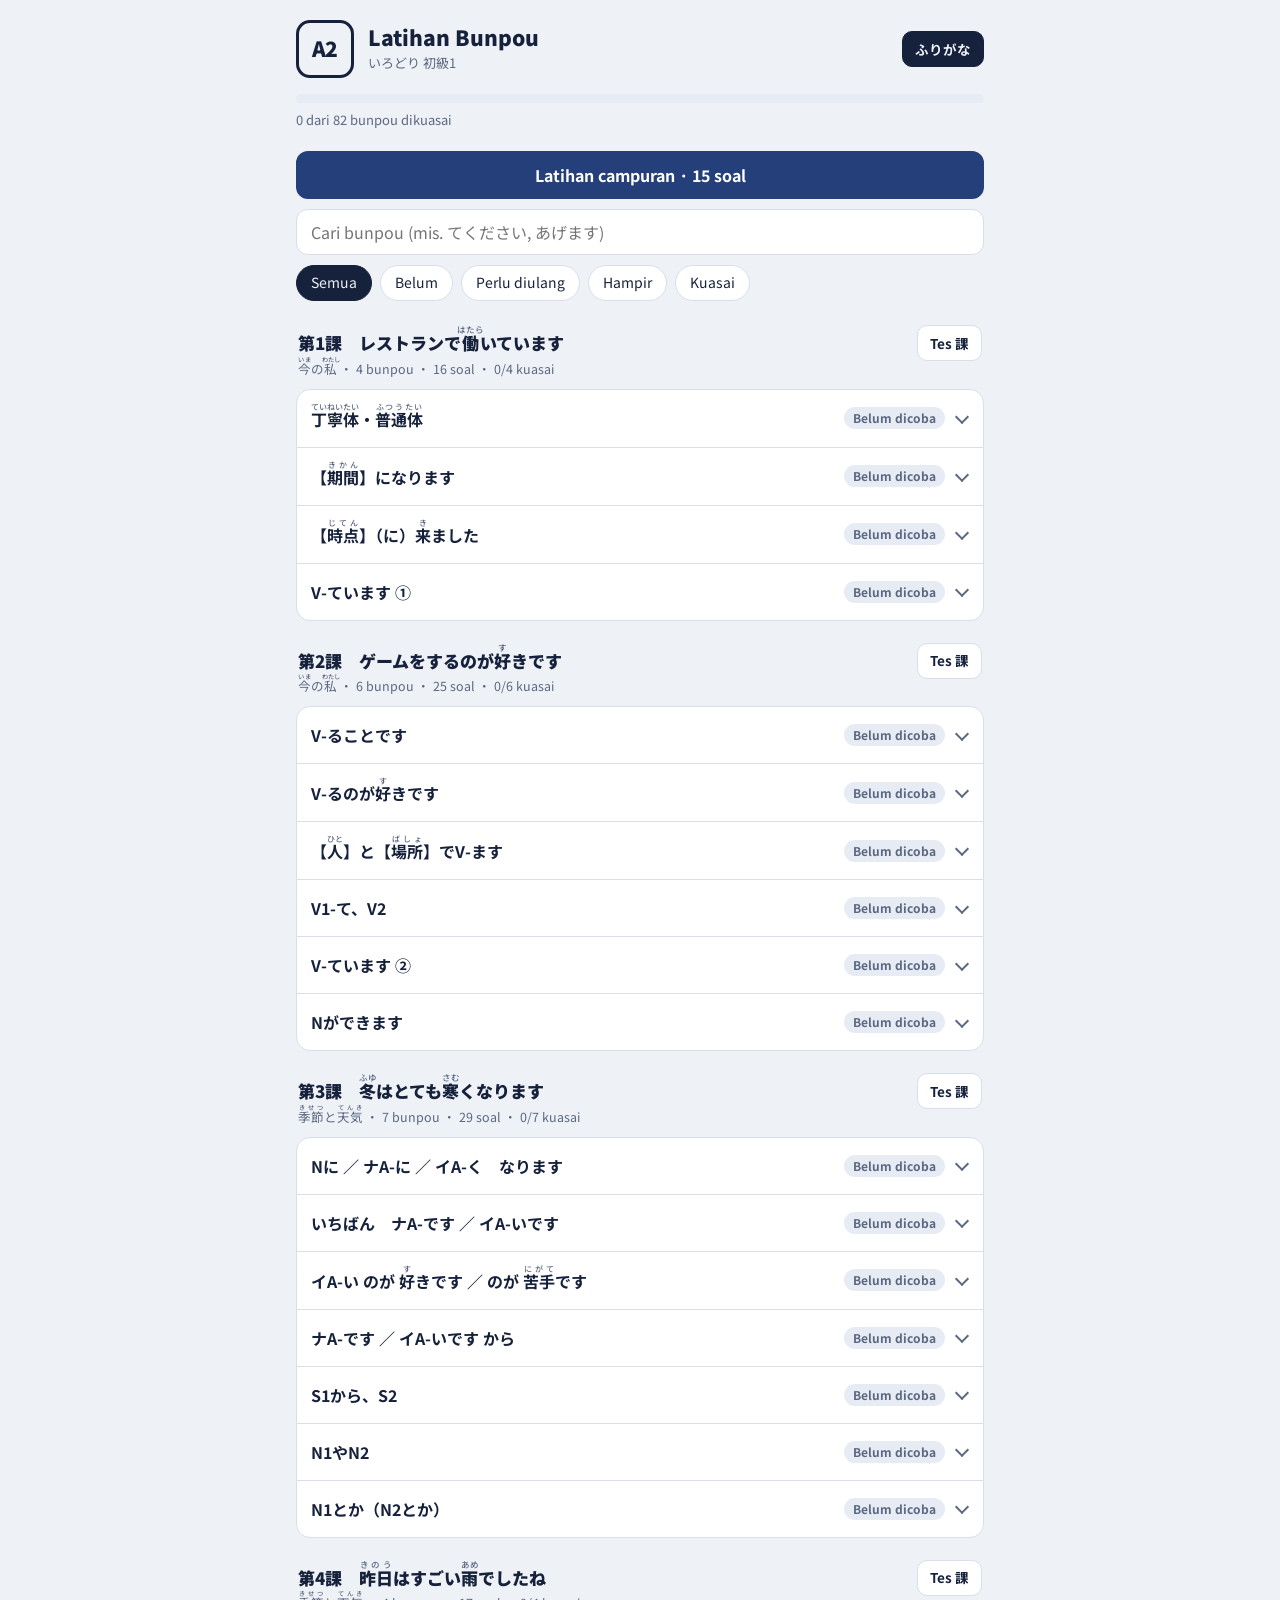
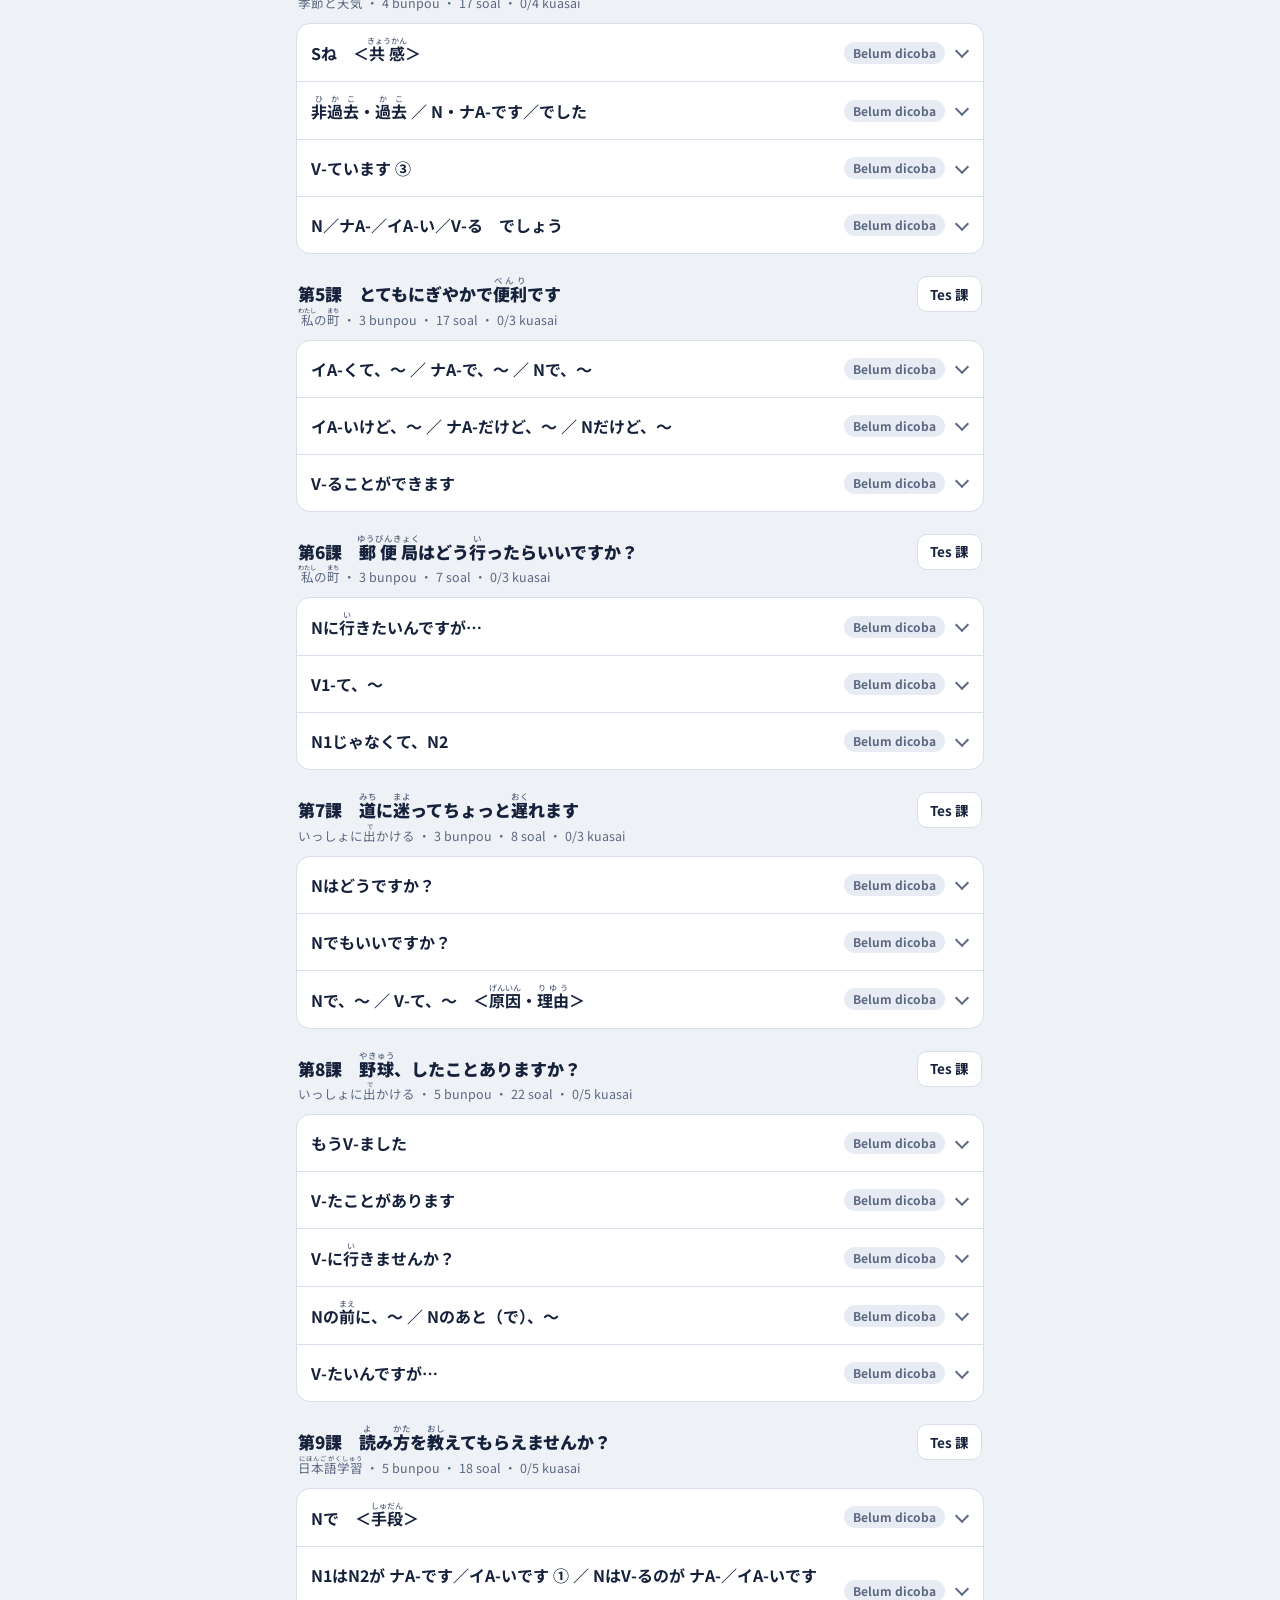
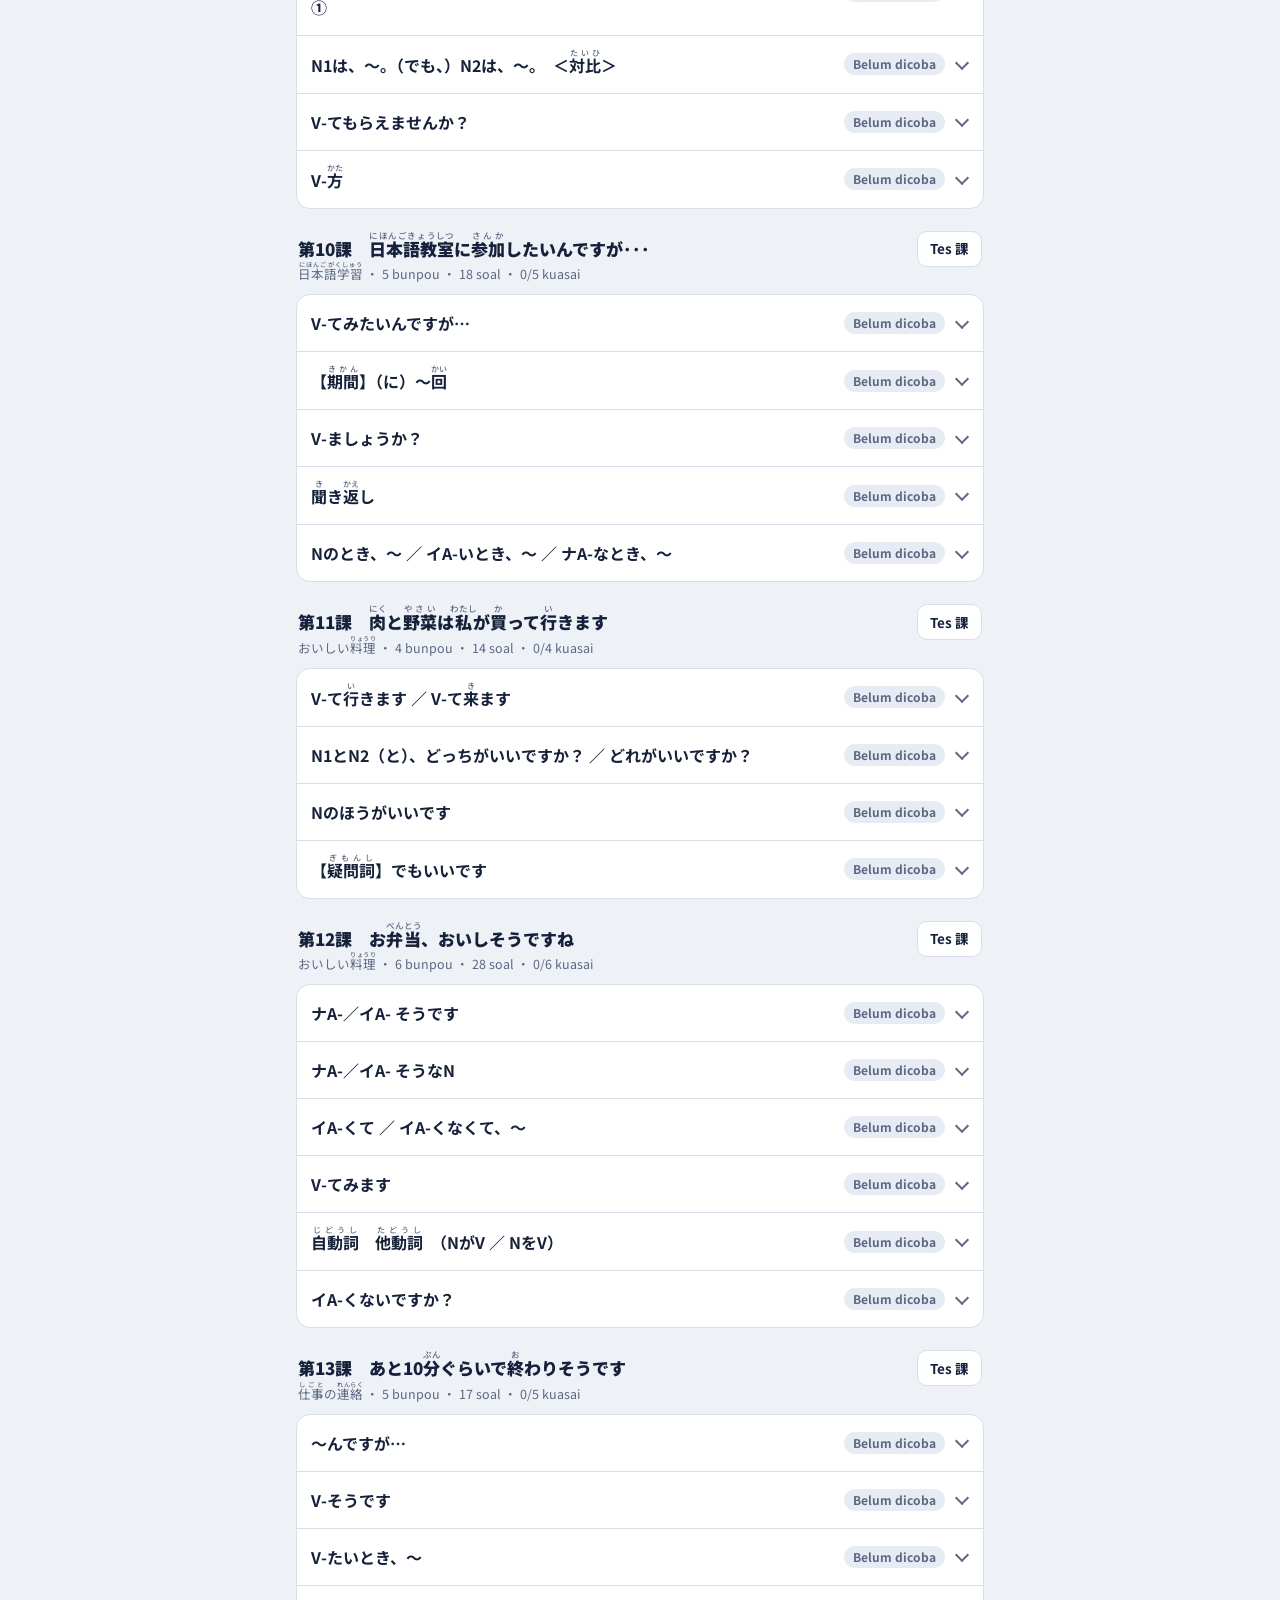
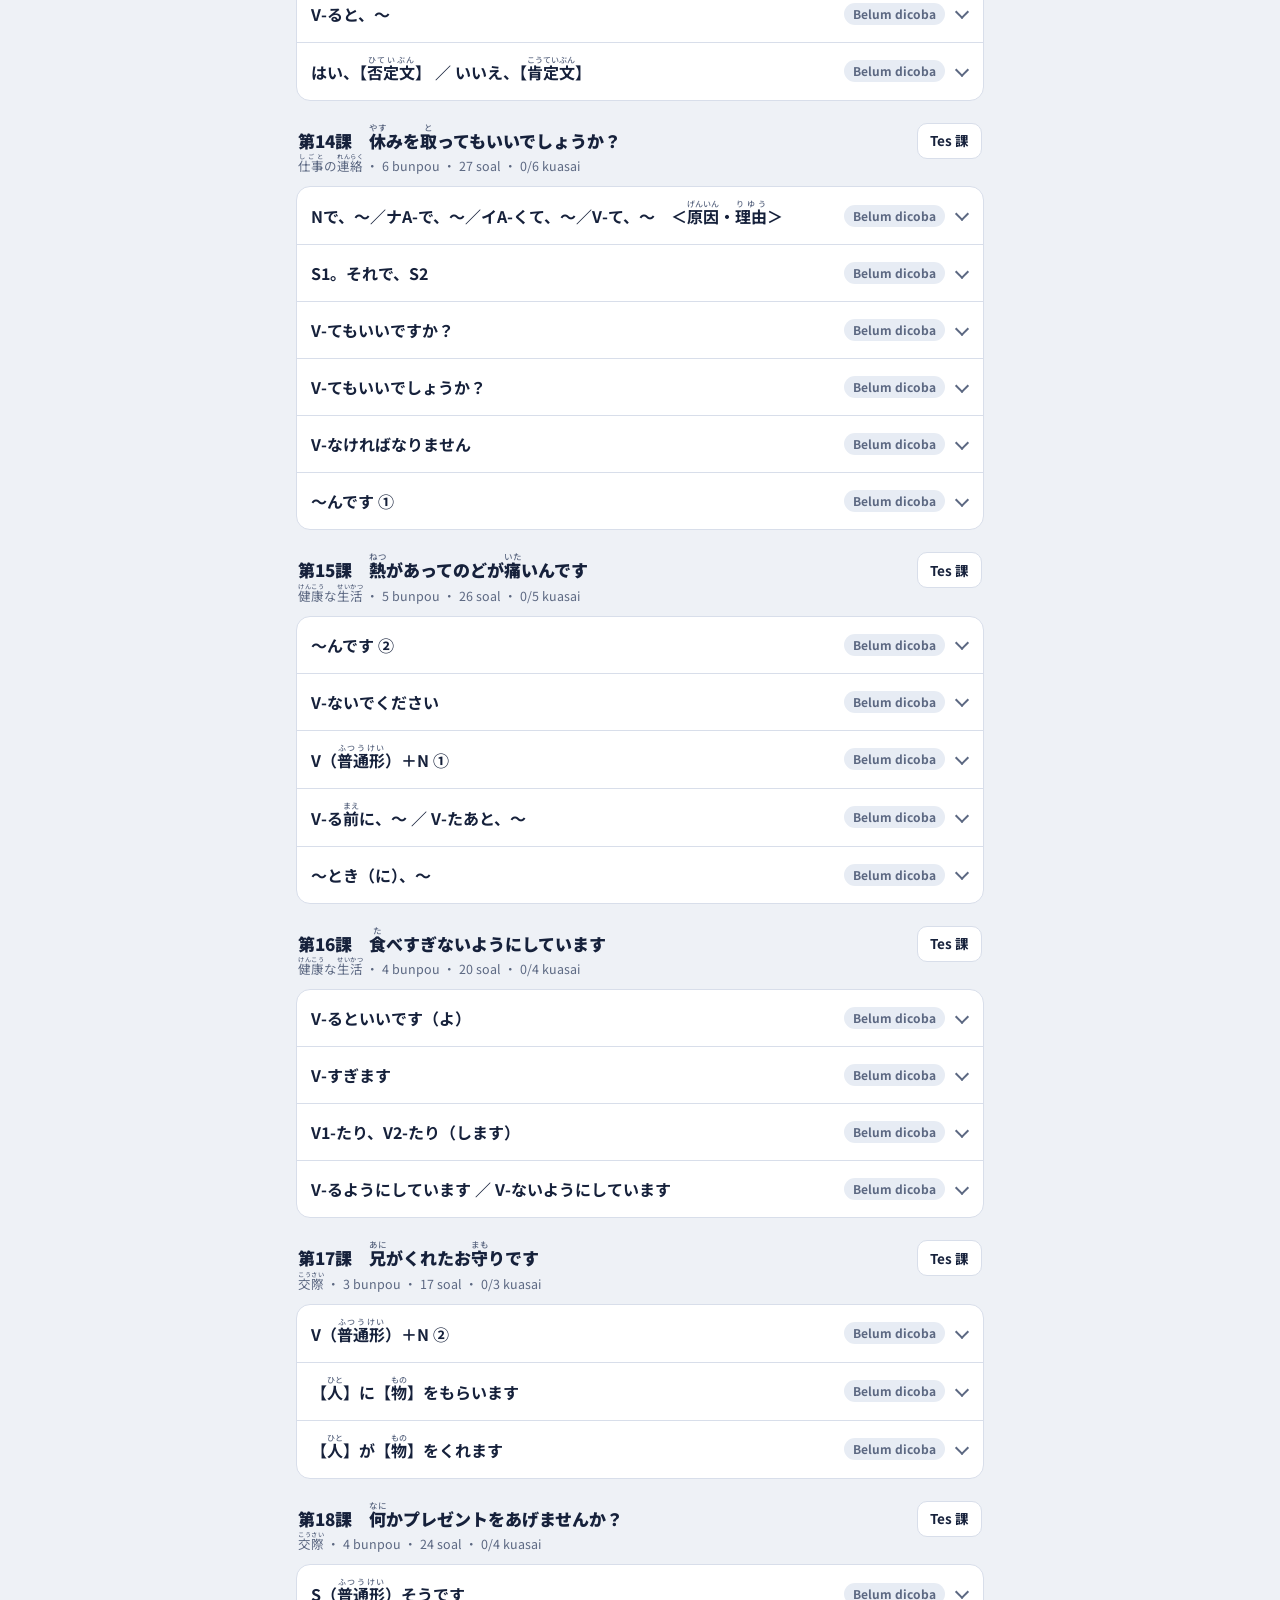
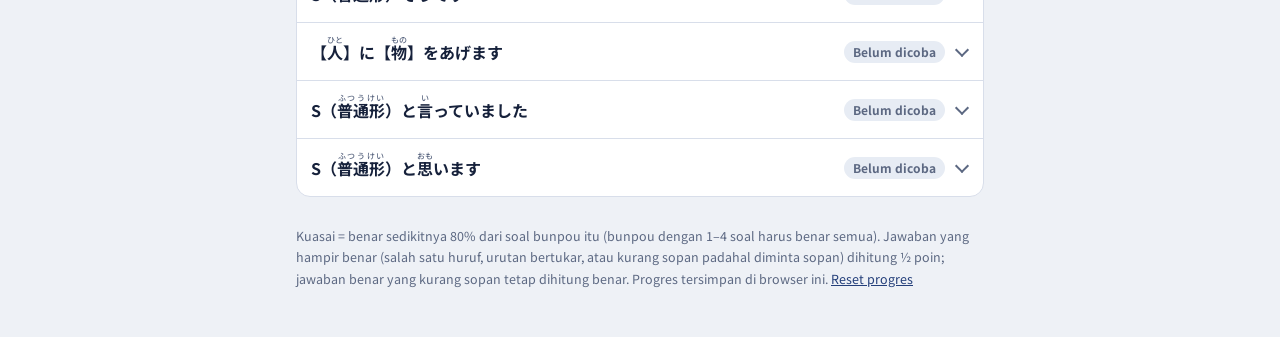
<file: bunpou/Latihan_Bunpou_A2.html>
<!doctype html>
<html lang="id">
<head>
<meta charset="utf-8">
<meta name="viewport" content="width=device-width, initial-scale=1, viewport-fit=cover">
<meta name="color-scheme" content="light dark">
<script>/* sinkron tema dengan aplikasi induk: ?theme=dark|light atau pesan {type:'fc-theme'} */(function(){try{var m=/[?&]theme=(dark|light)/.exec(location.search);var r=document.documentElement;if(m)r.setAttribute('data-theme',m[1]);addEventListener('message',function(e){var d=e.data;if(d&&d.type==='fc-theme'&&(d.theme==='dark'||d.theme==='light'))r.setAttribute('data-theme',d.theme);});}catch(e){}})();</script>
<title>Latihan Bunpou A2</title>
<link rel="preconnect" href="https://fonts.googleapis.com">
<link rel="preconnect" href="https://fonts.gstatic.com" crossorigin>
<link href="https://fonts.googleapis.com/css2?family=Noto+Sans+JP:wght@400;500;700;900&display=swap" rel="stylesheet">
<style>
:root{--bg:#EEF1F6;--card:#fff;--ink:#16213B;--mute:#5C6882;--line:#D8DEEA;--soft:#E7ECF4;--brand:#243F7A;--onbrand:#fff;
--ok:#17714F;--okbg:#E2F2EA;--ng:#B1451B;--ngbg:#FBEAE0;--warn:#7D5B00;--warnbg:#FAEFC8;--seal:#B3202A;
--font:"Noto Sans JP","Hiragino Kaku Gothic ProN","Hiragino Sans","Yu Gothic UI","Yu Gothic","Meiryo","Noto Sans CJK JP",system-ui,-apple-system,"Segoe UI",Roboto,sans-serif}
@media (prefers-color-scheme:dark){:root:not([data-theme="light"]){color-scheme:dark;--bg:#0E1424;--card:#161E33;--ink:#E8EDF8;--mute:#9AA6C0;--line:#2B3656;--soft:#202A47;--brand:#86A6F2;--onbrand:#0E1424;
--ok:#5ED3A2;--okbg:#12332A;--ng:#FF9C70;--ngbg:#3A2218;--warn:#F0CA5C;--warnbg:#39300F;--seal:#E8545A}}
:root[data-theme="dark"]{color-scheme:dark;--bg:#0E1424;--card:#161E33;--ink:#E8EDF8;--mute:#9AA6C0;--line:#2B3656;--soft:#202A47;--brand:#86A6F2;--onbrand:#0E1424;
--ok:#5ED3A2;--okbg:#12332A;--ng:#FF9C70;--ngbg:#3A2218;--warn:#F0CA5C;--warnbg:#39300F;--seal:#E8545A}
:root[data-theme="light"]{color-scheme:light}
*{box-sizing:border-box}
html{-webkit-text-size-adjust:100%}
body{margin:0;background:var(--bg);color:var(--ink);font:400 16px/1.7 var(--font)}
.wrap{max-width:720px;margin:0 auto;padding:0 16px calc(48px + env(safe-area-inset-bottom))}
button{font:inherit;color:inherit;cursor:pointer}
:focus-visible{outline:3px solid var(--brand);outline-offset:2px}
ruby rt{font-size:.5em;font-weight:500;color:var(--mute);letter-spacing:0}
.nofuri rt{display:none}
[hidden]{display:none!important}
/* header */
.top{padding:calc(20px + env(safe-area-inset-top)) 0 4px}
.brand{display:flex;align-items:center;gap:14px}
.lvl{flex:none;min-width:58px;height:58px;padding:0 8px;border:3px solid var(--ink);border-radius:14px;display:grid;place-items:center;font-weight:900;font-size:21px;letter-spacing:-.01em}
.ttl{flex:1;min-width:0}
h1{margin:0;font-size:21px;line-height:1.3;font-weight:900}
.sub{font-size:13px;color:var(--mute)}
.furi{flex:none;min-height:36px;padding:0 12px;border-radius:10px;border:1.5px solid var(--line);background:var(--card);font-size:13.5px;font-weight:700}
.furi[aria-pressed=true]{background:var(--ink);color:var(--bg);border-color:var(--ink)}
.bar{margin-top:16px;height:9px;border-radius:99px;background:var(--soft);overflow:hidden;display:flex}
.bar i{display:block;height:100%;transition:width .3s}
#bp{background:var(--ok)}#bn{background:#E0B43A}
.proglbl{margin-top:6px;font-size:13px;color:var(--mute)}
/* home */
.ctrl{display:grid;gap:10px;margin:16px 0 4px}
.btn{display:inline-flex;align-items:center;justify-content:center;min-height:48px;padding:0 20px;border-radius:12px;border:2px solid var(--brand);background:var(--brand);color:var(--onbrand);font-weight:700}
.btn.ghost{background:transparent;color:var(--brand)}
.btn.block{width:100%}
.btn:disabled{opacity:.45;cursor:default}
.search{width:100%;min-height:46px;padding:0 14px;border:1.5px solid var(--line);border-radius:12px;background:var(--card);color:var(--ink);font:inherit}
.chips{display:flex;gap:8px;overflow-x:auto;scrollbar-width:none;padding-bottom:2px}
.chip{flex:none;min-height:36px;padding:0 14px;border-radius:99px;border:1.5px solid var(--line);background:var(--card);font-size:14px}
.chip[aria-pressed=true]{background:var(--ink);color:var(--bg);border-color:var(--ink)}
.lesson{margin:22px 0}
.lh{display:flex;align-items:flex-start;justify-content:space-between;gap:12px;padding:0 2px 10px}
.lh h2{margin:0;font-size:17px;line-height:1.5;font-weight:900}
.tp{font-size:12.5px;color:var(--mute);line-height:1.6}
.mini{flex:none;min-height:36px;padding:0 12px;border-radius:10px;border:1.5px solid var(--line);background:var(--card);font-size:13.5px;font-weight:700}
.items{background:var(--card);border:1px solid var(--line);border-radius:14px;overflow:hidden}
details.it{border-top:1px solid var(--line)}
details.it:first-child{border-top:0}
summary{list-style:none;display:flex;align-items:center;gap:10px;padding:12px 14px;cursor:pointer}
summary::-webkit-details-marker{display:none}
summary::after{content:"";flex:none;width:8px;height:8px;margin:0 2px 3px 2px;border-right:2px solid var(--mute);border-bottom:2px solid var(--mute);transform:rotate(45deg);transition:transform .15s}
details[open]>summary::after{transform:rotate(-135deg);margin-bottom:-3px}
.pat{flex:1;min-width:0;font-weight:700;line-height:2;overflow-wrap:anywhere}
.tag{flex:none;font-size:12px;font-weight:700;line-height:1.5;padding:2px 9px;border-radius:99px;background:var(--soft);color:var(--mute);white-space:nowrap}
.tag.pass{background:var(--okbg);color:var(--ok)}.tag.near{background:var(--warnbg);color:var(--warn)}.tag.retry{background:var(--ngbg);color:var(--ng)}
.det{padding:0 14px 14px}
.ex{background:var(--soft);border-radius:10px;padding:8px 12px;font-size:15px;line-height:2.1}
.rum{margin:10px 0 0;font-size:14px;color:var(--mute);line-height:1.8}
.go{display:flex;align-items:center;justify-content:space-between;gap:12px;margin-top:12px;font-size:13px;color:var(--mute)}
.empty{text-align:center;color:var(--mute);padding:28px 0}
.foot{margin:28px 0 0;font-size:12.5px;color:var(--mute);line-height:1.7}
.link{border:0;background:none;padding:0;color:var(--brand);text-decoration:underline;font-size:inherit}
/* quiz */
.qtop{display:flex;align-items:center;gap:12px;padding:calc(14px + env(safe-area-inset-top)) 0 10px}
.x{flex:none;width:42px;height:42px;border-radius:12px;border:1.5px solid var(--line);background:var(--card);font-size:17px}
.qbar{flex:1;height:8px;border-radius:99px;background:var(--soft);overflow:hidden}
.qbar i{display:block;height:100%;background:var(--brand);transition:width .25s}
.qn{flex:none;font-size:13px;color:var(--mute);font-variant-numeric:tabular-nums}
.ctx{margin:2px 2px 10px;font-size:13.5px;font-weight:700;color:var(--mute);line-height:1.9}
.card{background:var(--card);border:1px solid var(--line);border-radius:16px;padding:18px 16px 16px}
.qt{display:inline-block;margin-bottom:8px;padding:1px 10px;border-radius:99px;background:var(--soft);color:var(--mute);font-size:12px;font-weight:700}
.stem{font-size:20px;line-height:2.1;font-weight:500;overflow-wrap:anywhere}
.stem.sm{font-size:17px}
.nofuri .stem{line-height:1.8}.nofuri .pat,.nofuri .ex{line-height:1.7}
.inq .top{padding-top:calc(12px + env(safe-area-inset-top))}.inq .bar,.inq .proglbl,.inq .sub{display:none}.inq .lvl{min-width:42px;height:42px;font-size:16px;border-width:2.5px;border-radius:11px}.inq h1{font-size:17px}
.dir{display:inline-block;font-size:14.5px;line-height:1.7;color:var(--mute);font-weight:500}
.bl{display:inline-block;min-width:3.4em;margin:0 .2em;border-bottom:2.5px solid var(--ink);text-align:center;line-height:1.3;vertical-align:baseline}
.bl:empty{height:1.1em}
.bl.ok{border-color:var(--ok);color:var(--ok);font-weight:700}
.inl{width:8em;max-width:100%;margin:0 .2em;padding:0 .3em;border:0;border-bottom:2.5px solid var(--brand);border-radius:6px 6px 0 0;background:var(--soft);color:var(--ink);font:inherit;text-align:center}
.inl:focus,.ans:focus{outline:none;background:var(--card);box-shadow:0 0 0 3px color-mix(in srgb,var(--brand) 30%,transparent)}
.ans{display:block;width:100%;margin-top:14px;padding:10px 14px;border:2px solid var(--line);border-radius:12px;background:var(--card);color:var(--ink);font:inherit;font-size:20px}
.opts{display:grid;gap:10px;margin-top:14px}
.opt{display:flex;align-items:center;gap:12px;width:100%;min-height:54px;padding:8px 14px;border-radius:12px;border:1.5px solid var(--line);background:var(--card);font-size:18px;line-height:1.9;text-align:left}
.opt .k{flex:none;width:26px;height:26px;border-radius:8px;background:var(--soft);display:grid;place-items:center;font-size:13px;font-weight:700;color:var(--mute);line-height:1}
.opt:not(:disabled):hover{border-color:var(--brand)}
.opt.ok{border-color:var(--ok);background:var(--okbg)}.opt.ng{border-color:var(--ng);background:var(--ngbg)}
.opt:disabled{cursor:default;color:var(--ink)}
.zone{display:flex;flex-wrap:wrap;gap:8px;align-content:flex-start;min-height:68px;margin-top:14px;padding:10px;border:2px dashed var(--line);border-radius:12px}
.pool{display:flex;flex-wrap:wrap;gap:8px;margin-top:12px}
.tile{padding:6px 14px;border-radius:10px;border:1.5px solid var(--line);background:var(--card);font-size:18px;line-height:1.9;box-shadow:0 2px 0 var(--line)}
.zone .tile{border-color:var(--brand)}
.tile:disabled{cursor:default;color:var(--ink)}
.row{display:flex;flex-wrap:wrap;gap:10px;margin-top:16px}
.fb{margin-top:16px;padding:14px 16px;border-radius:14px;border:1.5px solid}
.fb.ok{background:var(--okbg);border-color:var(--ok)}.fb.ng{background:var(--ngbg);border-color:var(--ng)}
.fb h3{margin:0 0 4px;font-size:17px;line-height:1.5}
.fb.ok h3{color:var(--ok)}.fb.ng h3{color:var(--ng)}
.fb p,.rv p{margin:6px 0 0;font-size:15px;line-height:1.9}
.al{margin:4px 0;font-size:16px;line-height:2}
.nx{margin-top:14px}
/* result */
.res{background:var(--card);border:1px solid var(--line);border-radius:16px;padding:20px 18px;margin-top:calc(18px + env(safe-area-inset-top))}
.score{display:flex;align-items:center;justify-content:space-between;gap:16px}
.big{font-size:56px;font-weight:900;line-height:1.1}
.big small{font-size:24px;color:var(--mute);font-weight:700}
.msg{margin-top:6px;font-size:15.5px;line-height:1.7}
.seal{flex:none;width:88px;height:88px;display:grid;place-items:center;border:4px solid var(--seal);border-radius:12px;color:var(--seal);font-size:32px;font-weight:900;line-height:1;letter-spacing:.06em;writing-mode:vertical-rl;box-shadow:inset 0 0 0 3px var(--card),inset 0 0 0 5px var(--seal);transform:rotate(-7deg);animation:stamp .55s cubic-bezier(.2,1.5,.35,1) both}
@keyframes stamp{0%{transform:rotate(-7deg) scale(2.4);opacity:0}55%{opacity:1}100%{transform:rotate(-7deg) scale(1)}}
@media (prefers-reduced-motion:reduce){.seal{animation:none}.bar i,.qbar i{transition:none}}
.res ul{list-style:none;margin:16px 0 0;padding:0}
.res li{display:flex;align-items:center;gap:10px;padding:8px 0;border-top:1px solid var(--line)}
.res li .jp{flex:1;min-width:0;font-weight:700;line-height:2}
.sc{flex:none;font-variant-numeric:tabular-nums;font-weight:700}
.rv h2{margin:26px 2px 0;font-size:17px}
.rv article{margin-top:12px;padding:12px 14px;border:1px solid var(--line);border-left:5px solid var(--ng);border-radius:12px;background:var(--card)}
.allok{margin:22px 2px;color:var(--ok);font-weight:700}
.fb.near{background:var(--warnbg);border-color:var(--warn)}.fb.near h3{color:var(--warn)}
.fb h3 small{margin-left:4px;font-size:13px;font-weight:700}
.nt{margin:8px 0 0;padding:8px 12px;border-radius:10px;border:1px solid var(--line);background:var(--card);font-size:15px;line-height:1.9}
.al mark{padding:0 .12em;border-radius:4px;background:var(--card);color:var(--warn);font-weight:900;box-shadow:inset 0 -2px 0 var(--warn)}
.rv article.near{border-left-color:var(--warn)}
.rv article .tag{display:inline-block;margin-bottom:6px}
</style>
</head>
<body>
<div class="wrap">
  <header class="top">
    <div class="brand">
      <div class="lvl" aria-hidden="true">A2</div>
      <div class="ttl"><h1>Latihan Bunpou</h1><div class="sub jp">いろどり 初級1</div></div>
      <button id="furi" class="furi jp" aria-pressed="true" title="Tampilkan / sembunyikan furigana">ふりがな</button>
    </div>
    <div class="bar" aria-hidden="true"><i id="bp"></i><i id="bn"></i></div>
    <div class="proglbl" id="plabel"></div>
  </header>
  <main id="app"></main>
</div>
<noscript><p style="padding:16px">Halaman ini membutuhkan JavaScript.</p></noscript>
<script>
const DATA = {"id":"a2","name":"A2","book":"初級1","sub":"いろどり 初級1","lessons":[{"n":1,"t":"レストランで<ruby>働<rt>はたら<\/rt><\/ruby>いています","topic":"<ruby>今<rt>いま<\/rt><\/ruby>の<ruby>私<rt>わたし<\/rt><\/ruby>","items":[{"id":1,"no":"❶","pat":"<ruby>丁寧体<rt>ていねいたい<\/rt><\/ruby>・<ruby>普通体<rt>ふつうたい<\/rt><\/ruby>","ex":"お<ruby>久<rt>ひさ<\/rt><\/ruby>しぶりです。お<ruby>元気<rt>げんき<\/rt><\/ruby>ですか？<br><ruby>久<rt>ひさ<\/rt><\/ruby>しぶり。<ruby>元気<rt>げんき<\/rt><\/ruby>？","rum":"<ruby>丁寧体<rt>ていねいたい<\/rt><\/ruby>(です・ます)＝sopan: orang baru, atasan／<ruby>普通体<rt>ふつうたい<\/rt><\/ruby>(だ・<ruby>辞書形<rt>じしょけい<\/rt><\/ruby>・ない)＝akrab: teman, keluarga. Ubah ke bentuk biasa: V-ます→<ruby>辞書形<rt>じしょけい<\/rt><\/ruby> (<ruby>行<rt>い<\/rt><\/ruby>きます→<ruby>行<rt>い<\/rt><\/ruby>く)／V-ません→V-ない (<ruby>行<rt>い<\/rt><\/ruby>きません→<ruby>行<rt>い<\/rt><\/ruby>かない)／イA-いです→イA-い／ナA・Nです→ナA・Nだ (<ruby>元気<rt>げんき<\/rt><\/ruby>です→<ruby>元気<rt>げんき<\/rt><\/ruby>だ).","k":"丁寧体普通体お久しぶりですお元気ですか/久しぶり元気れすとらんで働いています今の私❶","qs":[{"y":"m","s":"<span class=\"dir\">Bicara dengan teman dekat. Pilih sapaan yang tepat.<\/span>","o":["<ruby>久<rt>ひさ<\/rt><\/ruby>しぶり。<ruby>元気<rt>げんき<\/rt><\/ruby>？","お<ruby>久<rt>ひさ<\/rt><\/ruby>しぶりです。お<ruby>元気<rt>げんき<\/rt><\/ruby>ですか？","<ruby>久<rt>ひさ<\/rt><\/ruby>しぶりです。<ruby>元気<rt>げんき<\/rt><\/ruby>ですか？","お<ruby>久<rt>ひさ<\/rt><\/ruby>しぶりですね。お<ruby>元気<rt>げんき<\/rt><\/ruby>ですか？"],"e":"Ke teman/keluarga dipakai <ruby>普通体<rt>ふつうたい<\/rt><\/ruby>: tanpa 「です・ます」. Tiga pilihan lain memakai <ruby>丁寧体<rt>ていねいたい<\/rt><\/ruby> (sopan) untuk orang baru/atasan."},{"y":"m","s":"<span class=\"dir\">Ubah ke bentuk biasa (<ruby>普通体<rt>ふつうたい<\/rt><\/ruby>)<\/span><br><ruby>明日<rt>あした<\/rt><\/ruby>は<ruby>雨<rt>あめ<\/rt><\/ruby>です。→ <ruby>明日<rt>あした<\/rt><\/ruby>は<ruby>雨<rt>あめ<\/rt><\/ruby><span class=\"bl\"><\/span>。","o":["だ","です","ます","に"],"e":"Nです → Nだ: <ruby>雨<rt>あめ<\/rt><\/ruby>です→<ruby>雨<rt>あめ<\/rt><\/ruby>だ."},{"y":"m","s":"<span class=\"dir\">Ubah ke bentuk biasa (<ruby>普通体<rt>ふつうたい<\/rt><\/ruby>)<\/span><br>このラーメンはおいしいです。→ このラーメンは<span class=\"bl\"><\/span>。","o":["おいしい","おいしいだ","おいしいです","おいしくだ"],"e":"イA-いです → イA-い (cukup buang 「です」). ✗おいしいだ."},{"y":"t","s":"<span class=\"dir\">Ubah ke bentuk biasa (<ruby>普通体<rt>ふつうたい<\/rt><\/ruby>)<\/span><br>この<ruby>町<rt>まち<\/rt><\/ruby>は<ruby>静<rt>しず<\/rt><\/ruby>かです。→ この<ruby>町<rt>まち<\/rt><\/ruby>は<span class=\"bl\"><\/span>。","a":["静かだ","しずかだ"],"d":"<ruby>静<rt>しず<\/rt><\/ruby>かだ","e":"ナA-です → ナA-だ: <ruby>静<rt>しず<\/rt><\/ruby>かです→<ruby>静<rt>しず<\/rt><\/ruby>かだ."},{"y":"t","s":"<span class=\"dir\">Ubah ke bentuk biasa (<ruby>普通体<rt>ふつうたい<\/rt><\/ruby>)<\/span><br><ruby>明日<rt>あした<\/rt><\/ruby>は<ruby>学校<rt>がっこう<\/rt><\/ruby>に<ruby>行<rt>い<\/rt><\/ruby>きません。→ <ruby>明日<rt>あした<\/rt><\/ruby>は<ruby>学校<rt>がっこう<\/rt><\/ruby>に<span class=\"bl\"><\/span>。","a":["行かない","いかない"],"d":"<ruby>行<rt>い<\/rt><\/ruby>かない","e":"V-ません → V-ない. <ruby>行<rt>い<\/rt><\/ruby>く (Gr.1) → <ruby>行<rt>い<\/rt><\/ruby>かない (く→か＋ない)."},{"y":"m","s":"<span class=\"dir\">Percakapan antar teman akrab. Pilih yang konsisten.<\/span>","o":["A：<ruby>昨日<rt>きのう<\/rt><\/ruby>、<ruby>何<rt>なに<\/rt><\/ruby>を<ruby>食<rt>た<\/rt><\/ruby>べた？<br>B：ラーメンを<ruby>食<rt>た<\/rt><\/ruby>べたよ。","A：<ruby>昨日<rt>きのう<\/rt><\/ruby>、<ruby>何<rt>なに<\/rt><\/ruby>を<ruby>食<rt>た<\/rt><\/ruby>べた？<br>B：ラーメンを<ruby>食<rt>た<\/rt><\/ruby>べました。","A：<ruby>昨日<rt>きのう<\/rt><\/ruby>、<ruby>何<rt>なに<\/rt><\/ruby>を<ruby>食<rt>た<\/rt><\/ruby>べましたか？<br>B：ラーメンを<ruby>食<rt>た<\/rt><\/ruby>べたよ。","A：<ruby>昨日<rt>きのう<\/rt><\/ruby>、<ruby>何<rt>なに<\/rt><\/ruby>を<ruby>食<rt>た<\/rt><\/ruby>べましたか？<br>B：ラーメンを<ruby>食<rt>た<\/rt><\/ruby>べました。"],"e":"Ke teman akrab kedua pihak memakai <ruby>普通体<rt>ふつうたい<\/rt><\/ruby> (<ruby>食<rt>た<\/rt><\/ruby>べた？／<ruby>食<rt>た<\/rt><\/ruby>べたよ). Mencampur <ruby>丁寧体<rt>ていねいたい<\/rt><\/ruby> & <ruby>普通体<rt>ふつうたい<\/rt><\/ruby> terasa janggal; semuanya <ruby>丁寧体<rt>ていねいたい<\/rt><\/ruby> = untuk orang baru/atasan."}]},{"id":2,"no":"❷","pat":"【<ruby>期間<rt>きかん<\/rt><\/ruby>】になります","ex":"<ruby>日本<rt>にほん<\/rt><\/ruby>に<ruby>来<rt>き<\/rt><\/ruby>て1<ruby>年<rt>ねん<\/rt><\/ruby>になります。","rum":"V-て＋【<ruby>期間<rt>きかん<\/rt><\/ruby>】になります ＝ sudah (selama) … sejak V. <ruby>来<rt>き<\/rt><\/ruby>て1<ruby>年<rt>ねん<\/rt><\/ruby>になります／<ruby>働<rt>はたら<\/rt><\/ruby>いて3か<ruby>月<rt>げつ<\/rt><\/ruby>になります／<ruby>結婚<rt>けっこん<\/rt><\/ruby>して5<ruby>年<rt>ねん<\/rt><\/ruby>になります. Satuan: ～<ruby>日<rt>にち<\/rt><\/ruby>・～<ruby>週間<rt>しゅうかん<\/rt><\/ruby>・～か<ruby>月<rt>げつ<\/rt><\/ruby>・～<ruby>年<rt>ねん<\/rt><\/ruby>.","k":"【期間】になります日本に来て1年になりますれすとらんで働いています今の私❷","qs":[{"y":"m","s":"<ruby>日本<rt>にほん<\/rt><\/ruby>に<ruby>来<rt>き<\/rt><\/ruby>て、もう2<ruby>年<rt>ねん<\/rt><\/ruby><span class=\"bl\"><\/span>。","o":["になります","にします","があります","をします"],"e":"「V-て＋【<ruby>期間<rt>きかん<\/rt><\/ruby>】になります」＝ sudah …lamanya. 「にします」＝ memutuskan/memilih."},{"y":"o","s":"<span class=\"dir\">Susun: “Sudah 3 bulan saya bekerja di sini.”<\/span>","k":["ここで","<ruby>働<rt>はたら<\/rt><\/ruby>いて","3か<ruby>月<rt>げつ<\/rt><\/ruby>","になります。"],"p":["ここで","働いて","3か月","になります。"],"acc":["ここで働いて3か月になります。"],"e":"V-て＋【<ruby>期間<rt>きかん<\/rt><\/ruby>】＋になります: ここで<ruby>働<rt>はたら<\/rt><\/ruby>いて3か<ruby>月<rt>げつ<\/rt><\/ruby>になります."},{"y":"m","s":"<span class=\"dir\">Arti<\/span>「ここで<ruby>働<rt>はたら<\/rt><\/ruby>いて<ruby>半年<rt>はんとし<\/rt><\/ruby>になります」","o":["Sudah setengah tahun saya bekerja di sini","Setengah tahun lagi saya akan bekerja di sini","Saya bekerja di sini selama setengah hari","Saya ingin bekerja di sini setengah tahun"],"e":"<ruby>半年<rt>はんとし<\/rt><\/ruby>＝setengah tahun. 「V-て＋【<ruby>期間<rt>きかん<\/rt><\/ruby>】になります」＝ sudah selama itu."}]},{"id":3,"no":"❸","pat":"【<ruby>時点<rt>じてん<\/rt><\/ruby>】（に）<ruby>来<rt>き<\/rt><\/ruby>ました","ex":"<ruby>去年<rt>きょねん<\/rt><\/ruby>の9<ruby>月<rt>がつ<\/rt><\/ruby>に<ruby>来<rt>き<\/rt><\/ruby>ました。","rum":"Waktu spesifik (bulan, tanggal, jam, “…<ruby>前<rt>まえ<\/rt><\/ruby>”) ＋に. <ruby>去年<rt>きょねん<\/rt><\/ruby>の9<ruby>月<rt>がつ<\/rt><\/ruby>に<ruby>来<rt>き<\/rt><\/ruby>ました／3<ruby>年前<rt>ねんまえ<\/rt><\/ruby>に<ruby>来<rt>き<\/rt><\/ruby>ました. <ruby>去年<rt>きょねん<\/rt><\/ruby>・<ruby>今年<rt>ことし<\/rt><\/ruby>・<ruby>昨日<rt>きのう<\/rt><\/ruby>・<ruby>先週<rt>せんしゅう<\/rt><\/ruby> biasanya tanpa に.","k":"【時点】に来ました去年の9月に来ましたれすとらんで働いています今の私❸","qs":[{"y":"m","s":"<ruby>去年<rt>きょねん<\/rt><\/ruby>の9<ruby>月<rt>がつ<\/rt><\/ruby><span class=\"bl\"><\/span><ruby>日本<rt>にほん<\/rt><\/ruby>に<ruby>来<rt>き<\/rt><\/ruby>ました。","o":["に","で","を","が"],"e":"Waktu spesifik (bulan/tanggal/jam) ＋に: 9<ruby>月<rt>がつ<\/rt><\/ruby>に<ruby>来<rt>き<\/rt><\/ruby>ました."},{"y":"m","s":"A：いつ<ruby>日本<rt>にほん<\/rt><\/ruby>に<ruby>来<rt>き<\/rt><\/ruby>ましたか。<br>B：<span class=\"bl\"><\/span>。","o":["<ruby>去年<rt>きょねん<\/rt><\/ruby>の4<ruby>月<rt>がつ<\/rt><\/ruby>に<ruby>来<rt>き<\/rt><\/ruby>ました","ブラジルから<ruby>来<rt>き<\/rt><\/ruby>ました","<ruby>友<rt>とも<\/rt><\/ruby>だちと<ruby>来<rt>き<\/rt><\/ruby>ました","<ruby>飛行機<rt>ひこうき<\/rt><\/ruby>で<ruby>来<rt>き<\/rt><\/ruby>ました"],"e":"いつ＝kapan → jawab dengan waktu＋に. Asal＝【<ruby>場所<rt>ばしょ<\/rt><\/ruby>】から／bersama siapa＝【<ruby>人<rt>ひと<\/rt><\/ruby>】と／dengan apa＝【<ruby>乗<rt>の<\/rt><\/ruby>り<ruby>物<rt>もの<\/rt><\/ruby>】で."}]},{"id":4,"no":"❹","pat":"V-ています ①","ex":"<ruby>日本<rt>にほん<\/rt><\/ruby>では、<ruby>何<rt>なに<\/rt><\/ruby>をしていますか？","rum":"V-て＋います ＝ ①pekerjaan/kebiasaan yang sedang dijalani (<ruby>働<rt>はたら<\/rt><\/ruby>いています・<ruby>勉強<rt>べんきょう<\/rt><\/ruby>しています) ②keadaan hasil (<ruby>住<rt>す<\/rt><\/ruby>んでいます・<ruby>結婚<rt>けっこん<\/rt><\/ruby>しています・<ruby>知<rt>し<\/rt><\/ruby>っています). Negatif: V-ていません. Pengecualian: <ruby>知<rt>し<\/rt><\/ruby>っています → <ruby>知<rt>し<\/rt><\/ruby>りません (✗<ruby>知<rt>し<\/rt><\/ruby>っていません).","k":"vています1日本では何をしていますかれすとらんで働いています今の私❹","qs":[{"y":"m","s":"<span class=\"dir\">Keadaan sekarang: tempat tinggal<\/span><br><ruby>私<rt>わたし<\/rt><\/ruby>は<ruby>東京<rt>とうきょう<\/rt><\/ruby>に<span class=\"bl\"><\/span>。","o":["<ruby>住<rt>す<\/rt><\/ruby>んでいます","<ruby>住<rt>す<\/rt><\/ruby>みます","<ruby>住<rt>す<\/rt><\/ruby>みました","<ruby>住<rt>す<\/rt><\/ruby>んでみます"],"e":"Keadaan yang berlangsung ＝ V-ています: <ruby>住<rt>す<\/rt><\/ruby>んでいます (て<ruby>形<rt>けい<\/rt><\/ruby> む→んで)."},{"y":"t","s":"<ruby>姉<rt>あね<\/rt><\/ruby>は<ruby>銀行<rt>ぎんこう<\/rt><\/ruby>で<span class=\"bl\"><\/span>。(<ruby>働<rt>はたら<\/rt><\/ruby>く → 〜ています)","a":["働いています","はたらいています"],"d":"<ruby>働<rt>はたら<\/rt><\/ruby>いています","e":"<ruby>働<rt>はたら<\/rt><\/ruby>く: Gr.1 く→いて ＋います ＝ <ruby>働<rt>はたら<\/rt><\/ruby>いています."},{"y":"m","s":"A：<ruby>山田<rt>やまだ<\/rt><\/ruby>さんを<ruby>知<rt>し<\/rt><\/ruby>っていますか。<br>B：いいえ、<span class=\"bl\"><\/span>。","o":["<ruby>知<rt>し<\/rt><\/ruby>りません","<ruby>知<rt>し<\/rt><\/ruby>っていません","<ruby>知<rt>し<\/rt><\/ruby>るません","<ruby>知<rt>し<\/rt><\/ruby>りませんでした"],"e":"Negatif <ruby>知<rt>し<\/rt><\/ruby>っています adalah <ruby>知<rt>し<\/rt><\/ruby>りません (bukan ✗<ruby>知<rt>し<\/rt><\/ruby>っていません)."},{"y":"t","s":"<ruby>私<rt>わたし<\/rt><\/ruby>は<ruby>日本語学校<rt>にほんごがっこう<\/rt><\/ruby>で<ruby>日本語<rt>にほんご<\/rt><\/ruby>を<span class=\"bl\"><\/span>。(<ruby>勉強<rt>べんきょう<\/rt><\/ruby>する → 〜ています)","a":["勉強しています","べんきょうしています"],"d":"<ruby>勉強<rt>べんきょう<\/rt><\/ruby>しています","e":"<ruby>勉強<rt>べんきょう<\/rt><\/ruby>する → <ruby>勉強<rt>べんきょう<\/rt><\/ruby>して＋います."},{"y":"o","s":"<span class=\"dir\">Susun: “Saya bekerja di perusahaan di Tokyo.”<\/span>","k":["<ruby>私<rt>わたし<\/rt><\/ruby>は","<ruby>東京<rt>とうきょう<\/rt><\/ruby>の","<ruby>会社<rt>かいしゃ<\/rt><\/ruby>で","<ruby>働<rt>はたら<\/rt><\/ruby>いて","います。"],"p":["私は","東京の","会社で","働いて","います。"],"acc":["私は東京の会社で働いています。","私は東京の会社で働いています。","東京の会社で私は働いています。"],"e":"【<ruby>場所<rt>ばしょ<\/rt><\/ruby>】で＋V-ています: <ruby>東京<rt>とうきょう<\/rt><\/ruby>の<ruby>会社<rt>かいしゃ<\/rt><\/ruby>で<ruby>働<rt>はたら<\/rt><\/ruby>いています."}]}]},{"n":2,"t":"ゲームをするのが<ruby>好<rt>す<\/rt><\/ruby>きです","topic":"<ruby>今<rt>いま<\/rt><\/ruby>の<ruby>私<rt>わたし<\/rt><\/ruby>","items":[{"id":5,"no":"❶","pat":"V-ることです","ex":"<ruby>趣味<rt>しゅみ<\/rt><\/ruby>は<ruby>映画<rt>えいが<\/rt><\/ruby>を<ruby>見<rt>み<\/rt><\/ruby>ることです。","rum":"V<ruby>辞書形<rt>じしょけい<\/rt><\/ruby>＋ことです ＝ \"…adalah (kegiatan) V\". <ruby>趣味<rt>しゅみ<\/rt><\/ruby>は＋Nを＋V-る＋ことです. Ubah ke <ruby>辞書形<rt>じしょけい<\/rt><\/ruby> dulu: <ruby>見<rt>み<\/rt><\/ruby>ます→<ruby>見<rt>み<\/rt><\/ruby>る／<ruby>読<rt>よ<\/rt><\/ruby>みます→<ruby>読<rt>よ<\/rt><\/ruby>む／します→する.","k":"vることです趣味は映画を見ることですげーむをするのが好きです今の私❶","qs":[{"y":"m","s":"<ruby>私<rt>わたし<\/rt><\/ruby>の<ruby>趣味<rt>しゅみ<\/rt><\/ruby>は、<ruby>本<rt>ほん<\/rt><\/ruby>を<span class=\"bl\"><\/span>ことです。","o":["<ruby>読<rt>よ<\/rt><\/ruby>む","<ruby>読<rt>よ<\/rt><\/ruby>み","<ruby>読<rt>よ<\/rt><\/ruby>んで","<ruby>読<rt>よ<\/rt><\/ruby>んだ"],"e":"V<ruby>辞書形<rt>じしょけい<\/rt><\/ruby>＋ことです: <ruby>読<rt>よ<\/rt><\/ruby>む (✗<ruby>読<rt>よ<\/rt><\/ruby>み／<ruby>読<rt>よ<\/rt><\/ruby>んで／<ruby>読<rt>よ<\/rt><\/ruby>んだ)."},{"y":"t","s":"<ruby>私<rt>わたし<\/rt><\/ruby>の<ruby>趣味<rt>しゅみ<\/rt><\/ruby>は、<ruby>音楽<rt>おんがく<\/rt><\/ruby>を<span class=\"bl\"><\/span>ことです。(<ruby>聞<rt>き<\/rt><\/ruby>きます → <ruby>辞書形<rt>じしょけい<\/rt><\/ruby>)","a":["聞く","きく","聴く"],"d":"<ruby>聞<rt>き<\/rt><\/ruby>く","e":"<ruby>聞<rt>き<\/rt><\/ruby>きます → <ruby>聞<rt>き<\/rt><\/ruby>く (Gr.1 き→く)."},{"y":"t","s":"<ruby>私<rt>わたし<\/rt><\/ruby>の<ruby>趣味<rt>しゅみ<\/rt><\/ruby>は、サッカーを<span class=\"bl\"><\/span>ことです。(します → <ruby>辞書形<rt>じしょけい<\/rt><\/ruby>)","a":["する"],"d":"する","e":"Gr.3: します → する."},{"y":"o","s":"<span class=\"dir\">Susun: “Hobi saya adalah memasak.”<\/span>","k":["<ruby>私<rt>わたし<\/rt><\/ruby>の","<ruby>趣味<rt>しゅみ<\/rt><\/ruby>は","<ruby>料理<rt>りょうり<\/rt><\/ruby>を","<ruby>作<rt>つく<\/rt><\/ruby>る","ことです。"],"p":["私の","趣味は","料理を","作る","ことです。"],"acc":["私の趣味は料理を作ることです。"],"e":"<ruby>趣味<rt>しゅみ<\/rt><\/ruby>は＋Nを＋V<ruby>辞書形<rt>じしょけい<\/rt><\/ruby>＋ことです."}]},{"id":6,"no":"❷","pat":"V-るのが<ruby>好<rt>す<\/rt><\/ruby>きです","ex":"ゲームをするのが<ruby>好<rt>す<\/rt><\/ruby>きです。","rum":"V<ruby>辞書形<rt>じしょけい<\/rt><\/ruby>＋のが<ruby>好<rt>す<\/rt><\/ruby>きです ＝ suka melakukan V (の menjadikan V seperti kata benda). Bisa juga のが<ruby>上手<rt>じょうず<\/rt><\/ruby>／<ruby>下手<rt>へた<\/rt><\/ruby>／<ruby>苦手<rt>にがて<\/rt><\/ruby>／<ruby>大変<rt>たいへん<\/rt><\/ruby>です (L9). <ruby>見<rt>み<\/rt><\/ruby>る→<ruby>見<rt>み<\/rt><\/ruby>るのが<ruby>好<rt>す<\/rt><\/ruby>き／<ruby>泳<rt>およ<\/rt><\/ruby>ぐ→<ruby>泳<rt>およ<\/rt><\/ruby>ぐのが<ruby>好<rt>す<\/rt><\/ruby>き／する→するのが<ruby>好<rt>す<\/rt><\/ruby>き.","k":"vるのが好きですげーむをするのが好きですげーむをするのが好きです今の私❷","qs":[{"y":"m","s":"ゲームを<span class=\"bl\"><\/span><ruby>好<rt>す<\/rt><\/ruby>きです。","o":["するのが","するのを","したのが","しますのが"],"e":"「V<ruby>辞書形<rt>じしょけい<\/rt><\/ruby>＋のが<ruby>好<rt>す<\/rt><\/ruby>きです」: するのが<ruby>好<rt>す<\/rt><\/ruby>き (✗のを／✗ますのが)."},{"y":"t","s":"<ruby>私<rt>わたし<\/rt><\/ruby>は、<ruby>本<rt>ほん<\/rt><\/ruby>を<span class=\"bl\"><\/span>のが<ruby>好<rt>す<\/rt><\/ruby>きです。(<ruby>読<rt>よ<\/rt><\/ruby>む)","a":["読む","よむ"],"d":"<ruby>読<rt>よ<\/rt><\/ruby>む","e":"V<ruby>辞書形<rt>じしょけい<\/rt><\/ruby>＋のが<ruby>好<rt>す<\/rt><\/ruby>きです."},{"y":"m","s":"<ruby>私<rt>わたし<\/rt><\/ruby>は、<ruby>友<rt>とも<\/rt><\/ruby>だちと<ruby>歌<rt>うた<\/rt><\/ruby>を<span class=\"bl\"><\/span>のが<ruby>好<rt>す<\/rt><\/ruby>きです。(<ruby>歌<rt>うた<\/rt><\/ruby>う)","o":["<ruby>歌<rt>うた<\/rt><\/ruby>う","<ruby>歌<rt>うた<\/rt><\/ruby>い","<ruby>歌<rt>うた<\/rt><\/ruby>って","<ruby>歌<rt>うた<\/rt><\/ruby>います"],"e":"<ruby>辞書形<rt>じしょけい<\/rt><\/ruby> (Gr.1 berakhir う): <ruby>歌<rt>うた<\/rt><\/ruby>う＋のが<ruby>好<rt>す<\/rt><\/ruby>き."},{"y":"m","s":"<span class=\"dir\">Pilih BENAR: “Saya suka berenang.”<\/span>","o":["<ruby>泳<rt>およ<\/rt><\/ruby>ぐのが<ruby>好<rt>す<\/rt><\/ruby>きです。","<ruby>泳<rt>およ<\/rt><\/ruby>ぐのを<ruby>好<rt>す<\/rt><\/ruby>きです。","<ruby>泳<rt>およ<\/rt><\/ruby>ぎのが<ruby>好<rt>す<\/rt><\/ruby>きです。","<ruby>泳<rt>およ<\/rt><\/ruby>いでのが<ruby>好<rt>す<\/rt><\/ruby>きです。"],"e":"V<ruby>辞書形<rt>じしょけい<\/rt><\/ruby>＋のが<ruby>好<rt>す<\/rt><\/ruby>きです. <ruby>好<rt>す<\/rt><\/ruby>き memakai 「が」 (bukan 「を」)."}]},{"id":7,"no":"❸","pat":"【<ruby>人<rt>ひと<\/rt><\/ruby>】と【<ruby>場所<rt>ばしょ<\/rt><\/ruby>】でV-ます","ex":"<ruby>休<rt>やす<\/rt><\/ruby>みの<ruby>日<rt>ひ<\/rt><\/ruby>は、たいてい<ruby>友<rt>とも<\/rt><\/ruby>だちと<ruby>体育館<rt>たいいくかん<\/rt><\/ruby>でバドミントンをします。","rum":"【<ruby>人<rt>ひと<\/rt><\/ruby>】と＝bersama siapa／【<ruby>場所<rt>ばしょ<\/rt><\/ruby>】で＝di mana kegiatan berlangsung. Urutan 【<ruby>人<rt>ひと<\/rt><\/ruby>】と・【<ruby>場所<rt>ばしょ<\/rt><\/ruby>】で boleh tertukar.","k":"【人】と【場所】でvます休みの日はたいてい友だちと体育館でばどみんとんをしますげーむをするのが好きです今の私❸","qs":[{"y":"m","s":"<ruby>休<rt>やす<\/rt><\/ruby>みの<ruby>日<rt>ひ<\/rt><\/ruby>は、<ruby>友<rt>とも<\/rt><\/ruby>だち<span class=\"bl\"><\/span><ruby>体育館<rt>たいいくかん<\/rt><\/ruby><span class=\"bl\"><\/span>バドミントンをします。","o":["と／で","で／と","に／で","を／に"],"e":"「と」＝ bersama (teman), 「で」＝ tempat kegiatan (gedung olahraga)."},{"y":"o","s":"<span class=\"dir\">Susun: “Saya bermain bulutangkis bersama teman di gedung olahraga.”<\/span>","k":["<ruby>友<rt>とも<\/rt><\/ruby>だちと","<ruby>体育館<rt>たいいくかん<\/rt><\/ruby>で","バドミントンを","します。"],"p":["友だちと","体育館で","バドミントンを","します。"],"acc":["友だちと体育館でバドミントンをします。","体育館で友だちとバドミントンをします。"],"e":"【<ruby>人<rt>ひと<\/rt><\/ruby>】と＋【<ruby>場所<rt>ばしょ<\/rt><\/ruby>】で＋Nを＋V (urutan と・で boleh tertukar)."}]},{"id":8,"no":"❹","pat":"V1-て、V2","ex":"<ruby>毎週<rt>まいしゅう<\/rt><\/ruby>、<ruby>夕方<rt>ゆうがた<\/rt><\/ruby>までバドミントンをして、そのあと、みんなでご<ruby>飯<rt>はん<\/rt><\/ruby>を<ruby>食<rt>た<\/rt><\/ruby>べます。","rum":"て<ruby>形<rt>けい<\/rt><\/ruby>: う・つ・る→って／む・ぶ・ぬ→んで／く→いて (<ruby>行<rt>い<\/rt><\/ruby>く→<ruby>行<rt>い<\/rt><\/ruby>って!)／ぐ→いで／す→して／Gr.2 る→て／する→して／<ruby>来<rt>く<\/rt><\/ruby>る→<ruby>来<rt>き<\/rt><\/ruby>て. V1-て、V2 ＝ melakukan V1 lalu V2 (urutan kejadian). Hanya kata kerja TERAKHIR yang membawa kala/kesopanan.","k":"v1てv2毎週夕方までばどみんとんをしてそのあとみんなでご飯を食べますげーむをするのが好きです今の私❹","qs":[{"y":"t","s":"<ruby>毎朝<rt>まいあさ<\/rt><\/ruby>、コーヒーを<span class=\"bl\"><\/span>、<ruby>会社<rt>かいしゃ<\/rt><\/ruby>に<ruby>行<rt>い<\/rt><\/ruby>きます。(<ruby>飲<rt>の<\/rt><\/ruby>む → て<ruby>形<rt>けい<\/rt><\/ruby>)","a":["飲んで","のんで"],"d":"<ruby>飲<rt>の<\/rt><\/ruby>んで","e":"Gr.1 む→んで: <ruby>飲<rt>の<\/rt><\/ruby>む→<ruby>飲<rt>の<\/rt><\/ruby>んで."},{"y":"t","s":"<ruby>家<rt>いえ<\/rt><\/ruby>に<span class=\"bl\"><\/span>、すぐ<ruby>寝<rt>ね<\/rt><\/ruby>ました。(<ruby>帰<rt>かえ<\/rt><\/ruby>る → て<ruby>形<rt>けい<\/rt><\/ruby>)","a":["帰って","かえって"],"d":"<ruby>帰<rt>かえ<\/rt><\/ruby>って","e":"<ruby>帰<rt>かえ<\/rt><\/ruby>る＝Gr.1 (walau berakhir る): る→って ＝ <ruby>帰<rt>かえ<\/rt><\/ruby>って."},{"y":"t","s":"<ruby>駅<rt>えき<\/rt><\/ruby>で<ruby>友<rt>とも<\/rt><\/ruby>だちに<span class=\"bl\"><\/span>、いっしょに<ruby>映画<rt>えいが<\/rt><\/ruby>を<ruby>見<rt>み<\/rt><\/ruby>ました。(<ruby>会<rt>あ<\/rt><\/ruby>う → て<ruby>形<rt>けい<\/rt><\/ruby>)","a":["会って","あって"],"d":"<ruby>会<rt>あ<\/rt><\/ruby>って","e":"Gr.1 う→って: <ruby>会<rt>あ<\/rt><\/ruby>う→<ruby>会<rt>あ<\/rt><\/ruby>って."},{"y":"t","s":"<ruby>手紙<rt>てがみ<\/rt><\/ruby>を<span class=\"bl\"><\/span>、ポストに<ruby>入<rt>い<\/rt><\/ruby>れます。(<ruby>書<rt>か<\/rt><\/ruby>く → て<ruby>形<rt>けい<\/rt><\/ruby>)","a":["書いて","かいて"],"d":"<ruby>書<rt>か<\/rt><\/ruby>いて","e":"Gr.1 く→いて: <ruby>書<rt>か<\/rt><\/ruby>く→<ruby>書<rt>か<\/rt><\/ruby>いて."},{"y":"m","s":"<ruby>海<rt>うみ<\/rt><\/ruby>で<span class=\"bl\"><\/span>、ご<ruby>飯<rt>はん<\/rt><\/ruby>を<ruby>食<rt>た<\/rt><\/ruby>べました。(<ruby>泳<rt>およ<\/rt><\/ruby>ぐ → て<ruby>形<rt>けい<\/rt><\/ruby>)","o":["<ruby>泳<rt>およ<\/rt><\/ruby>いで","<ruby>泳<rt>およ<\/rt><\/ruby>いて","<ruby>泳<rt>およ<\/rt><\/ruby>って","<ruby>泳<rt>およ<\/rt><\/ruby>んで"],"e":"Gr.1 ぐ→いで (bersuara, bukan いて): <ruby>泳<rt>およ<\/rt><\/ruby>ぐ→<ruby>泳<rt>およ<\/rt><\/ruby>いで."},{"y":"m","s":"<ruby>友<rt>とも<\/rt><\/ruby>だちと<span class=\"bl\"><\/span>、<ruby>帰<rt>かえ<\/rt><\/ruby>ります。(<ruby>話<rt>はな<\/rt><\/ruby>す → て<ruby>形<rt>けい<\/rt><\/ruby>)","o":["<ruby>話<rt>はな<\/rt><\/ruby>して","<ruby>話<rt>はな<\/rt><\/ruby>いて","<ruby>話<rt>はな<\/rt><\/ruby>って","<ruby>話<rt>はな<\/rt><\/ruby>んで"],"e":"Gr.1 す→して: <ruby>話<rt>はな<\/rt><\/ruby>す→<ruby>話<rt>はな<\/rt><\/ruby>して."},{"y":"m","s":"<ruby>図書館<rt>としょかん<\/rt><\/ruby>に<span class=\"bl\"><\/span>、<ruby>本<rt>ほん<\/rt><\/ruby>を<ruby>借<rt>か<\/rt><\/ruby>ります。(<ruby>行<rt>い<\/rt><\/ruby>く → て<ruby>形<rt>けい<\/rt><\/ruby>)","o":["<ruby>行<rt>い<\/rt><\/ruby>って","<ruby>行<rt>い<\/rt><\/ruby>いて","<ruby>行<rt>い<\/rt><\/ruby>んで","<ruby>行<rt>い<\/rt><\/ruby>きて"],"e":"Pengecualian: <ruby>行<rt>い<\/rt><\/ruby>く→<ruby>行<rt>い<\/rt><\/ruby>って (bukan ✗<ruby>行<rt>い<\/rt><\/ruby>いて)."},{"y":"m","s":"<ruby>友<rt>とも<\/rt><\/ruby>だちが<ruby>家<rt>いえ<\/rt><\/ruby>に<span class=\"bl\"><\/span>、いっしょにご<ruby>飯<rt>はん<\/rt><\/ruby>を<ruby>食<rt>た<\/rt><\/ruby>べました。(<ruby>来<rt>く<\/rt><\/ruby>る → て<ruby>形<rt>けい<\/rt><\/ruby>)","o":["<ruby>来<rt>き<\/rt><\/ruby>て","<ruby>来<rt>き<\/rt><\/ruby>って","<ruby>来<rt>き<\/rt><\/ruby>いて","<ruby>来<rt>き<\/rt><\/ruby>んで"],"e":"Gr.3: <ruby>来<rt>く<\/rt><\/ruby>る→<ruby>来<rt>き<\/rt><\/ruby>て (く→き)."},{"y":"o","s":"<span class=\"dir\">Susun: “Setiap pagi saya jalan-jalan lalu sarapan.”<\/span>","k":["<ruby>毎朝<rt>まいあさ<\/rt><\/ruby>","<ruby>散歩<rt>さんぽ<\/rt><\/ruby>を","して、","<ruby>朝<rt>あさ<\/rt><\/ruby>ご<ruby>飯<rt>はん<\/rt><\/ruby>を","<ruby>食<rt>た<\/rt><\/ruby>べます。"],"p":["毎朝","散歩を","して、","朝ご飯を","食べます。"],"acc":["毎朝散歩をして、朝ご飯を食べます。"],"e":"V1-て、V2: して (て<ruby>形<rt>けい<\/rt><\/ruby>) lalu <ruby>食<rt>た<\/rt><\/ruby>べます (kala hanya pada kata kerja terakhir)."},{"y":"m","s":"<span class=\"dir\">Pilih BENAR: bangun → cuci muka → sarapan<\/span>","o":["<ruby>起<rt>お<\/rt><\/ruby>きて、<ruby>顔<rt>かお<\/rt><\/ruby>を<ruby>洗<rt>あら<\/rt><\/ruby>って、<ruby>朝<rt>あさ<\/rt><\/ruby>ご<ruby>飯<rt>はん<\/rt><\/ruby>を<ruby>食<rt>た<\/rt><\/ruby>べます。","<ruby>起<rt>お<\/rt><\/ruby>きる、<ruby>顔<rt>かお<\/rt><\/ruby>を<ruby>洗<rt>あら<\/rt><\/ruby>って、<ruby>朝<rt>あさ<\/rt><\/ruby>ご<ruby>飯<rt>はん<\/rt><\/ruby>を<ruby>食<rt>た<\/rt><\/ruby>べます。","<ruby>起<rt>お<\/rt><\/ruby>きて、<ruby>顔<rt>かお<\/rt><\/ruby>を<ruby>洗<rt>あら<\/rt><\/ruby>って、<ruby>朝<rt>あさ<\/rt><\/ruby>ご<ruby>飯<rt>はん<\/rt><\/ruby>を<ruby>食<rt>た<\/rt><\/ruby>べて。","<ruby>起<rt>お<\/rt><\/ruby>きて、<ruby>顔<rt>かお<\/rt><\/ruby>を<ruby>洗<rt>あら<\/rt><\/ruby>う、<ruby>朝<rt>あさ<\/rt><\/ruby>ご<ruby>飯<rt>はん<\/rt><\/ruby>を<ruby>食<rt>た<\/rt><\/ruby>べます。"],"e":"Rangkaian: V1-て、V2-て、V3-ます. Hanya V terakhir berbentuk ます; yang sebelumnya bentuk て."}]},{"id":9,"no":"❺","pat":"V-ています ②","ex":"いけばなを<ruby>習<rt>なら<\/rt><\/ruby>っています。","rum":"V-ています ② ＝ kegiatan yang ditekuni/dipelajari berkelanjutan (<ruby>習<rt>なら<\/rt><\/ruby>っています・<ruby>通<rt>かよ<\/rt><\/ruby>っています・やっています). Tanya: <ruby>何<rt>なに<\/rt><\/ruby>か<ruby>習<rt>なら<\/rt><\/ruby>っていますか。","k":"vています2いけばなを習っていますげーむをするのが好きです今の私❺","qs":[{"y":"m","s":"<span class=\"dir\">Kegiatan yang sedang ditekuni secara rutin<\/span><br>A：<ruby>何<rt>なに<\/rt><\/ruby>か<ruby>習<rt>なら<\/rt><\/ruby>い<ruby>事<rt>ごと<\/rt><\/ruby>をしていますか。<br>B：はい、いけばなを<span class=\"bl\"><\/span>。","o":["<ruby>習<rt>なら<\/rt><\/ruby>っています","<ruby>習<rt>なら<\/rt><\/ruby>います","<ruby>習<rt>なら<\/rt><\/ruby>いました","<ruby>習<rt>なら<\/rt><\/ruby>いたいです"],"e":"Kegiatan yang sedang dijalani (kursus/latihan) ＝ V-ています: <ruby>習<rt>なら<\/rt><\/ruby>っています (Gr.1 う→って)."},{"y":"t","s":"<ruby>週<rt>しゅう<\/rt><\/ruby>に2<ruby>回<rt>かい<\/rt><\/ruby>、ジムに<span class=\"bl\"><\/span>。(<ruby>通<rt>かよ<\/rt><\/ruby>う → 〜ています)","a":["通っています","かよっています"],"d":"<ruby>通<rt>かよ<\/rt><\/ruby>っています","e":"<ruby>通<rt>かよ<\/rt><\/ruby>う (Gr.1 う→って) → <ruby>通<rt>かよ<\/rt><\/ruby>っています ＝ rutin pergi/berlangganan."}]},{"id":10,"no":"❻","pat":"Nができます","ex":"<ruby>日本語<rt>にほんご<\/rt><\/ruby>、<ruby>英語<rt>えいご<\/rt><\/ruby>、フィリピノ<ruby>語<rt>ご<\/rt><\/ruby>、スペイン<ruby>語<rt>ご<\/rt><\/ruby>ができます。","rum":"N(bahasa/keahlian)＋が＋できます ＝ bisa N. Negatif: Nはできません. Tanya: Nができますか。","k":"nができます日本語英語ふぃりぴの語すぺいん語ができますげーむをするのが好きです今の私❻","qs":[{"y":"m","s":"<ruby>私<rt>わたし<\/rt><\/ruby>は<ruby>日本語<rt>にほんご<\/rt><\/ruby><span class=\"bl\"><\/span>できます。","o":["が","を","に","で"],"e":"「Nができます」: objek kemampuan ditandai 「が」."},{"y":"m","s":"A：スペイン<ruby>語<rt>ご<\/rt><\/ruby>ができますか。<br>B：いいえ、<span class=\"bl\"><\/span>。","o":["できません","しません","できる","できました"],"e":"Negatif できます ＝ できません."},{"y":"t","s":"<span class=\"dir\">Tulis: “Saya bisa berbahasa Inggris.”<\/span>","a":["私は英語ができます","私はえいごができます","わたしは英語ができます","わたしはえいごができます","英語ができます","えいごができます"],"d":"<ruby>私<rt>わたし<\/rt><\/ruby>は<ruby>英語<rt>えいご<\/rt><\/ruby>ができます","e":"Pola 「Nができます」: <ruby>英語<rt>えいご<\/rt><\/ruby>ができます."}]}]},{"n":3,"t":"<ruby>冬<rt>ふゆ<\/rt><\/ruby>はとても<ruby>寒<rt>さむ<\/rt><\/ruby>くなります","topic":"<ruby>季節<rt>きせつ<\/rt><\/ruby>と<ruby>天気<rt>てんき<\/rt><\/ruby>","items":[{"id":11,"no":"❶","pat":"Nに ／ ナA-に ／ イA-く　なります","ex":"<ruby>春<rt>はる<\/rt><\/ruby>は<ruby>桜<rt>さくら<\/rt><\/ruby>の<ruby>花<rt>はな<\/rt><\/ruby>が<ruby>咲<rt>さ<\/rt><\/ruby>きます。<ruby>暖<rt>あたた<\/rt><\/ruby>かくなります。","rum":"N→Nになります／ナA→ナAになります (<ruby>静<rt>しず<\/rt><\/ruby>かになります)／イA→イA-くなります (<ruby>暑<rt>あつ<\/rt><\/ruby>くなります)／いい→よくなります (✗いくなります). Arti: menjadi, berubah menjadi.","k":"nに/なaに/いaくなります春は桜の花が咲きます暖かくなります冬はとても寒くなります季節と天気❶","qs":[{"y":"m","s":"<ruby>春<rt>はる<\/rt><\/ruby>になると、だんだん<span class=\"bl\"><\/span>なります。(<ruby>暖<rt>あたた<\/rt><\/ruby>かい)","o":["<ruby>暖<rt>あたた<\/rt><\/ruby>かく","<ruby>暖<rt>あたた<\/rt><\/ruby>かい","<ruby>暖<rt>あたた<\/rt><\/ruby>かに","<ruby>暖<rt>あたた<\/rt><\/ruby>か"],"e":"イA: い→く＋なります (<ruby>暖<rt>あたた<\/rt><\/ruby>かくなります)."},{"y":"m","s":"<ruby>夜<rt>よる<\/rt><\/ruby>になると、この<ruby>町<rt>まち<\/rt><\/ruby>は<span class=\"bl\"><\/span>なります。(<ruby>静<rt>しず<\/rt><\/ruby>か)","o":["<ruby>静<rt>しず<\/rt><\/ruby>かに","<ruby>静<rt>しず<\/rt><\/ruby>かく","<ruby>静<rt>しず<\/rt><\/ruby>かで","<ruby>静<rt>しず<\/rt><\/ruby>か"],"e":"ナA: 〜に＋なります (<ruby>静<rt>しず<\/rt><\/ruby>かになります)."},{"y":"m","s":"<ruby>来年<rt>らいねん<\/rt><\/ruby>、<ruby>私<rt>わたし<\/rt><\/ruby>は20<ruby>歳<rt>さい<\/rt><\/ruby><span class=\"bl\"><\/span>なります。","o":["に","で","が","を"],"e":"Nになります: 20<ruby>歳<rt>さい<\/rt><\/ruby>になります."},{"y":"t","s":"<ruby>天気<rt>てんき<\/rt><\/ruby>が<span class=\"bl\"><\/span>なりました。(いい)","a":["よく"],"d":"よく","e":"いい tidak beraturan: い→よく＋なる (✗いくなる)."},{"y":"t","s":"<ruby>冬<rt>ふゆ<\/rt><\/ruby>は、<ruby>夜<rt>よる<\/rt><\/ruby>が<span class=\"bl\"><\/span>なります。(<ruby>長<rt>なが<\/rt><\/ruby>い)","a":["長く","ながく"],"d":"<ruby>長<rt>なが<\/rt><\/ruby>く","e":"イA: <ruby>長<rt>なが<\/rt><\/ruby>い→<ruby>長<rt>なが<\/rt><\/ruby>く＋なります."},{"y":"m","s":"<span class=\"dir\">Pilih BENAR: “Kamar menjadi bersih.”<\/span>","o":["<ruby>部屋<rt>へや<\/rt><\/ruby>がきれいになりました。","<ruby>部屋<rt>へや<\/rt><\/ruby>がきれくなりました。","<ruby>部屋<rt>へや<\/rt><\/ruby>がきれいくなりました。","<ruby>部屋<rt>へや<\/rt><\/ruby>がきれいなりました。"],"e":"きれい＝ナA → きれいに＋なる."},{"y":"m","s":"<span class=\"dir\">Arti<\/span>「<ruby>夏<rt>なつ<\/rt><\/ruby>になりました」","o":["Musim panas telah tiba","Saya ingin musim panas","Musim panas telah berakhir","Musim panas tidak akan datang"],"e":"Nになりました＝ telah menjadi N."},{"y":"o","s":"<span class=\"dir\">Susun: “Di musim dingin malam menjadi panjang.”<\/span>","k":["<ruby>冬<rt>ふゆ<\/rt><\/ruby>は","<ruby>夜<rt>よる<\/rt><\/ruby>が","<ruby>長<rt>なが<\/rt><\/ruby>く","なります。"],"p":["冬は","夜が","長く","なります。"],"acc":["冬は夜が長くなります。"],"e":"<ruby>冬<rt>ふゆ<\/rt><\/ruby>は＋<ruby>夜<rt>よる<\/rt><\/ruby>が＋<ruby>長<rt>なが<\/rt><\/ruby>く＋なります."}]},{"id":12,"no":"❷","pat":"いちばん　ナA-です ／ イA-いです","ex":"<ruby>秋<rt>あき<\/rt><\/ruby>がいちばん<ruby>好<rt>す<\/rt><\/ruby>きです。","rum":"いちばん＋sifat/V ＝ paling. 【<ruby>範囲<rt>はんい<\/rt><\/ruby>】の<ruby>中<rt>なか<\/rt><\/ruby>で、Nがいちばん～. Tanya: どの<ruby>季節<rt>きせつ<\/rt><\/ruby>／<ruby>何<rt>なに<\/rt><\/ruby>／どれ／どこ／だれ＋がいちばん～ですか。","k":"いちばんなaです/いaいです秋がいちばん好きです冬はとても寒くなります季節と天気❷","qs":[{"y":"m","s":"<ruby>一年<rt>いちねん<\/rt><\/ruby>で、どの<ruby>季節<rt>きせつ<\/rt><\/ruby><span class=\"bl\"><\/span>いちばん<ruby>好<rt>す<\/rt><\/ruby>きですか。","o":["が","を","に","で"],"e":"Yang dibandingkan ditandai 「が」: 〜がいちばん<ruby>好<rt>す<\/rt><\/ruby>きです."},{"y":"t","s":"<ruby>果物<rt>くだもの<\/rt><\/ruby>の<ruby>中<rt>なか<\/rt><\/ruby>で、りんごが<span class=\"bl\"><\/span><ruby>好<rt>す<\/rt><\/ruby>きです。","a":["いちばん"],"d":"いちばん","e":"「いちばん」＝ paling (superlatif)."},{"y":"m","s":"<span class=\"dir\">Pilih BENAR: “Dari semua olahraga, saya paling suka sepak bola.”<\/span>","o":["スポーツの<ruby>中<rt>なか<\/rt><\/ruby>で、サッカーがいちばん<ruby>好<rt>す<\/rt><\/ruby>きです。","スポーツの<ruby>中<rt>なか<\/rt><\/ruby>に、サッカーがいちばん<ruby>好<rt>す<\/rt><\/ruby>きです。","スポーツの<ruby>中<rt>なか<\/rt><\/ruby>で、サッカーをいちばん<ruby>好<rt>す<\/rt><\/ruby>きです。","スポーツの<ruby>中<rt>なか<\/rt><\/ruby>で、サッカーがいちばんを<ruby>好<rt>す<\/rt><\/ruby>きです。"],"e":"【<ruby>範囲<rt>はんい<\/rt><\/ruby>】の<ruby>中<rt>なか<\/rt><\/ruby>で＋Nが＋いちばん＋<ruby>好<rt>す<\/rt><\/ruby>きです. <ruby>好<rt>す<\/rt><\/ruby>き memakai 「が」."},{"y":"o","s":"<span class=\"dir\">Susun: “Di antara buah musim panas, saya paling suka semangka.”<\/span>","k":["<ruby>夏<rt>なつ<\/rt><\/ruby>の","<ruby>果物<rt>くだもの<\/rt><\/ruby>の<ruby>中<rt>なか<\/rt><\/ruby>で、","すいかが","いちばん","<ruby>好<rt>す<\/rt><\/ruby>きです。"],"p":["夏の","果物の中で、","すいかが","いちばん","好きです。"],"acc":["夏の果物の中で、すいかがいちばん好きです。"],"e":"<ruby>夏<rt>なつ<\/rt><\/ruby>の<ruby>果物<rt>くだもの<\/rt><\/ruby>の<ruby>中<rt>なか<\/rt><\/ruby>で、すいかがいちばん<ruby>好<rt>す<\/rt><\/ruby>きです."}]},{"id":13,"no":"❸","pat":"イA-い のが <ruby>好<rt>す<\/rt><\/ruby>きです ／ のが <ruby>苦手<rt>にがて<\/rt><\/ruby>です","ex":"<ruby>私<rt>わたし<\/rt><\/ruby>は<ruby>暑<rt>あつ<\/rt><\/ruby>いのが<ruby>好<rt>す<\/rt><\/ruby>きです。<br><ruby>寒<rt>さむ<\/rt><\/ruby>いのが<ruby>苦手<rt>にがて<\/rt><\/ruby>です。","rum":"イA-い＋の ＝ \"(hal) yang …\" (の menggantikan benda/hal). ナA-な＋の: <ruby>静<rt>しず<\/rt><\/ruby>かなのが<ruby>好<rt>す<\/rt><\/ruby>き／N: Nが<ruby>好<rt>す<\/rt><\/ruby>き. <ruby>苦手<rt>にがて<\/rt><\/ruby>＝kurang tahan / tidak pandai (halus untuk \"tidak suka\").","k":"いaいのが好きです/のが苦手です私は暑いのが好きです/寒いのが苦手です冬はとても寒くなります季節と天気❸","qs":[{"y":"m","s":"<ruby>私<rt>わたし<\/rt><\/ruby>は<span class=\"bl\"><\/span>のが<ruby>苦手<rt>にがて<\/rt><\/ruby>です。(dingin)","o":["<ruby>寒<rt>さむ<\/rt><\/ruby>い","<ruby>寒<rt>さむ<\/rt><\/ruby>く","<ruby>寒<rt>さむ<\/rt><\/ruby>いな","<ruby>寒<rt>さむ<\/rt><\/ruby>くて"],"e":"イA-い＋のが<ruby>苦手<rt>にがて<\/rt><\/ruby>: <ruby>寒<rt>さむ<\/rt><\/ruby>いのが<ruby>苦手<rt>にがて<\/rt><\/ruby>です."},{"y":"m","s":"<ruby>私<rt>わたし<\/rt><\/ruby>は、<ruby>静<rt>しず<\/rt><\/ruby>か<span class=\"bl\"><\/span>のが<ruby>好<rt>す<\/rt><\/ruby>きです。","o":["な","い","に","の"],"e":"ナA＋な＋の: <ruby>静<rt>しず<\/rt><\/ruby>かなのが<ruby>好<rt>す<\/rt><\/ruby>きです."},{"y":"t","s":"<ruby>私<rt>わたし<\/rt><\/ruby>は、<ruby>甘<rt>あま<\/rt><\/ruby>い<span class=\"bl\"><\/span>が<ruby>好<rt>す<\/rt><\/ruby>きです。(…yang manis)","a":["の"],"d":"の","e":"イA-い＋の＋が<ruby>好<rt>す<\/rt><\/ruby>き."},{"y":"m","s":"<span class=\"dir\">Arti<\/span>「<ruby>辛<rt>から<\/rt><\/ruby>いのが<ruby>苦手<rt>にがて<\/rt><\/ruby>です」","o":["Saya kurang tahan (makanan) pedas","Saya suka pedas","Tidak ada makanan pedas","Makanan itu sangat pedas"],"e":"<ruby>苦手<rt>にがて<\/rt><\/ruby>＝ tidak pandai/kurang tahan (cara halus untuk \"tidak suka\")."}]},{"id":14,"no":"❹","pat":"ナA-です ／ イA-いです から","ex":"<ruby>秋<rt>あき<\/rt><\/ruby>が<ruby>好<rt>す<\/rt><\/ruby>きです。もみじの<ruby>景色<rt>けしき<\/rt><\/ruby>がきれいですから。","rum":"Alasan diletakkan SETELAH hasil: <ruby>結論<rt>けつろん<\/rt><\/ruby>。<ruby>理由<rt>りゆう<\/rt><\/ruby>ですから。＝ \"…. Soalnya …\". <ruby>夏<rt>なつ<\/rt><\/ruby>が<ruby>好<rt>す<\/rt><\/ruby>きです。<ruby>海<rt>うみ<\/rt><\/ruby>がきれいですから。","k":"なaです/いaいですから秋が好きですもみじの景色がきれいですから冬はとても寒くなります季節と天気❹","qs":[{"y":"m","s":"<span class=\"dir\">Memberi alasan (“soalnya …”)<\/span><br><ruby>秋<rt>あき<\/rt><\/ruby>が<ruby>好<rt>す<\/rt><\/ruby>きです。<ruby>景色<rt>けしき<\/rt><\/ruby>がきれい<span class=\"bl\"><\/span>。","o":["ですから","ですけど","ですが","ですね"],"e":"<ruby>理由<rt>りゆう<\/rt><\/ruby>＋ですから＝ “soalnya/karena”. けど・が＝ “tetapi”."},{"y":"m","s":"<span class=\"dir\">Pilih urutan yang BENAR: “Saya suka musim panas. Soalnya lautnya indah.”<\/span>","o":["<ruby>夏<rt>なつ<\/rt><\/ruby>が<ruby>好<rt>す<\/rt><\/ruby>きです。<ruby>海<rt>うみ<\/rt><\/ruby>がきれいですから。","<ruby>夏<rt>なつ<\/rt><\/ruby>が<ruby>好<rt>す<\/rt><\/ruby>きですから。<ruby>海<rt>うみ<\/rt><\/ruby>がきれいです。","<ruby>夏<rt>なつ<\/rt><\/ruby>が<ruby>好<rt>す<\/rt><\/ruby>きです。<ruby>海<rt>うみ<\/rt><\/ruby>がきれいですけど。","<ruby>夏<rt>なつ<\/rt><\/ruby>が<ruby>好<rt>す<\/rt><\/ruby>きです。ですから、<ruby>海<rt>うみ<\/rt><\/ruby>がきれいです。"],"e":"Hasil dulu, lalu alasan＋ですから."},{"y":"t","s":"<span class=\"dir\">Beri alasan<\/span><br>この<ruby>店<rt>みせ<\/rt><\/ruby>によく<ruby>来<rt>き<\/rt><\/ruby>ます。<ruby>安<rt>やす<\/rt><\/ruby>い<span class=\"bl\"><\/span>。","a":["ですから","から"],"d":"ですから","e":"「<ruby>安<rt>やす<\/rt><\/ruby>いですから」＝ soalnya murah."}]},{"id":15,"no":"❺","pat":"S1から、S2","ex":"<ruby>暑<rt>あつ<\/rt><\/ruby>いのが<ruby>大好<rt>だいす<\/rt><\/ruby>きですから、<ruby>夏<rt>なつ<\/rt><\/ruby>が<ruby>好<rt>す<\/rt><\/ruby>きです。","rum":"S1(alasan)＋から、S2(hasil) ＝ karena S1, S2. Sebelum から boleh <ruby>丁寧体<rt>ていねいたい<\/rt><\/ruby> (<ruby>暑<rt>あつ<\/rt><\/ruby>いですから) atau <ruby>普通体<rt>ふつうたい<\/rt><\/ruby> (<ruby>暑<rt>あつ<\/rt><\/ruby>いから／<ruby>雨<rt>あめ<\/rt><\/ruby>だから: N・ナA＋だから). Beda dgn ❹: alasan DULU, hasil kemudian.","k":"s1からs2暑いのが大好きですから夏が好きです冬はとても寒くなります季節と天気❺","qs":[{"y":"m","s":"<ruby>暑<rt>あつ<\/rt><\/ruby>いのが<ruby>大好<rt>だいす<\/rt><\/ruby>きです<span class=\"bl\"><\/span>、<ruby>夏<rt>なつ<\/rt><\/ruby>が<ruby>好<rt>す<\/rt><\/ruby>きです。","o":["から","けど","でも","それから"],"e":"S1から、S2 ＝ karena S1, S2."},{"y":"m","s":"<span class=\"dir\">Pilih BENAR: “Karena hujan, saya tidak keluar.”<\/span>","o":["<ruby>雨<rt>あめ<\/rt><\/ruby>ですから、<ruby>出<rt>で<\/rt><\/ruby>かけません。","<ruby>雨<rt>あめ<\/rt><\/ruby>ですけど、<ruby>出<rt>で<\/rt><\/ruby>かけません。","<ruby>出<rt>で<\/rt><\/ruby>かけませんから、<ruby>雨<rt>あめ<\/rt><\/ruby>です。","<ruby>雨<rt>あめ<\/rt><\/ruby>ですから、<ruby>出<rt>で<\/rt><\/ruby>かけます。"],"e":"Alasan＋から、hasil. けど＝ “tetapi”; urutan/logika terbalik salah."},{"y":"t","s":"<ruby>時間<rt>じかん<\/rt><\/ruby>がありません<span class=\"bl\"><\/span>、タクシーで<ruby>行<rt>い<\/rt><\/ruby>きます。","a":["から"],"d":"から","e":"S1から、S2."},{"y":"o","s":"<span class=\"dir\">Susun: “Karena hujan, hari ini saya tidak ke mana-mana.”<\/span>","k":["<ruby>雨<rt>あめ<\/rt><\/ruby>だから、","<ruby>今日<rt>きょう<\/rt><\/ruby>は","どこにも","<ruby>行<rt>い<\/rt><\/ruby>きません。"],"p":["雨だから、","今日は","どこにも","行きません。"],"acc":["雨だから、今日はどこにも行きません。","今日は雨だから、どこにも行きません。"],"e":"Alasan＋から (<ruby>普通体<rt>ふつうたい<\/rt><\/ruby>: <ruby>雨<rt>あめ<\/rt><\/ruby>だから), lalu hasil."},{"y":"m","s":"<span class=\"dir\">Bicara dengan teman akrab<\/span><br><ruby>明日<rt>あした<\/rt><\/ruby>は<ruby>休<rt>やす<\/rt><\/ruby>み<span class=\"bl\"><\/span>、いっしょに<ruby>行<rt>い<\/rt><\/ruby>かない？","o":["だから","ですから","だけど","なから"],"e":"Ke teman: <ruby>普通体<rt>ふつうたい<\/rt><\/ruby>＋から. N＋だから (<ruby>休<rt>やす<\/rt><\/ruby>みだから)."}]},{"id":16,"no":"❻","pat":"N1やN2","ex":"<ruby>海<rt>うみ<\/rt><\/ruby>や<ruby>山<rt>やま<\/rt><\/ruby>で<ruby>遊<rt>あそ<\/rt><\/ruby>ぶのも<ruby>楽<rt>たの<\/rt><\/ruby>しいです。","rum":"N1やN2(など) ＝ N1, N2 (dan lain-lain) — contoh, bukan semuanya. N1とN2 ＝ hanya dua itu (lengkap). Sering diakhiri など.","k":"n1やn2海や山で遊ぶのも楽しいです冬はとても寒くなります季節と天気❻","qs":[{"y":"m","s":"<span class=\"dir\">Contoh saja, masih ada yang lain<\/span><br><ruby>公園<rt>こうえん<\/rt><\/ruby>には、<ruby>花<rt>はな<\/rt><\/ruby><span class=\"bl\"><\/span><ruby>木<rt>き<\/rt><\/ruby>があります。","o":["や","と","が","に"],"e":"「や」＝ daftar contoh (tidak lengkap). 「と」＝ hanya dua itu (daftar lengkap)."},{"y":"m","s":"<span class=\"dir\">Hanya dua orang ini (lengkap)<\/span><br><ruby>私<rt>わたし<\/rt><\/ruby>の<ruby>家族<rt>かぞく<\/rt><\/ruby>は、<ruby>父<rt>ちち<\/rt><\/ruby><span class=\"bl\"><\/span><ruby>母<rt>はは<\/rt><\/ruby>です。","o":["と","や","も","に"],"e":"「と」＝ daftar lengkap (ayah dan ibu saja)."},{"y":"t","s":"<ruby>海<rt>うみ<\/rt><\/ruby><span class=\"bl\"><\/span><ruby>山<rt>やま<\/rt><\/ruby>で<ruby>遊<rt>あそ<\/rt><\/ruby>ぶのも<ruby>楽<rt>たの<\/rt><\/ruby>しいです。","a":["や"],"d":"や","e":"N1やN2＝ contoh (laut, gunung, dll)."}]},{"id":17,"no":"❼","pat":"N1とか（N2とか）","ex":"<ruby>秋<rt>あき<\/rt><\/ruby>は<ruby>果物<rt>くだもの<\/rt><\/ruby>がおいしいですよね。ぶどうとか<ruby>梨<rt>なし<\/rt><\/ruby>とか。","rum":"N1とか N2とか ＝ misalnya N1, N2 (percakapan akrab, daftar contoh). とか diulang di tiap contoh, beda dgn や (N1やN2 tidak diulang).","k":"n1とかn2とか秋は果物がおいしいですよねぶどうとか梨とか冬はとても寒くなります季節と天気❼","qs":[{"y":"m","s":"<ruby>秋<rt>あき<\/rt><\/ruby>は<ruby>果物<rt>くだもの<\/rt><\/ruby>がおいしいですよね。ぶどう<span class=\"bl\"><\/span><ruby>梨<rt>なし<\/rt><\/ruby><span class=\"bl\"><\/span>。","o":["とか／とか","を／を","に／に","が／が"],"e":"「N1とかN2とか」: とか diulang setelah tiap contoh."},{"y":"t","s":"<ruby>好<rt>す<\/rt><\/ruby>きな<ruby>食<rt>た<\/rt><\/ruby>べ<ruby>物<rt>もの<\/rt><\/ruby>は、ラーメンとか<span class=\"bl\"><\/span>です。","a":["カレーとか"],"d":"カレーとか","e":"ラーメンとかカレーとか: とか ikut dipasang juga setelah contoh terakhir."}]}]},{"n":4,"t":"<ruby>昨日<rt>きのう<\/rt><\/ruby>はすごい<ruby>雨<rt>あめ<\/rt><\/ruby>でしたね","topic":"<ruby>季節<rt>きせつ<\/rt><\/ruby>と<ruby>天気<rt>てんき<\/rt><\/ruby>","items":[{"id":18,"no":"❶","pat":"Sね　＜<ruby>共感<rt>きょうかん<\/rt><\/ruby>＞","ex":"<ruby>今日<rt>きょう<\/rt><\/ruby>はいい<ruby>天気<rt>てんき<\/rt><\/ruby>ですね。","rum":"Kalimat＋ね ＝ mengajak sependapat/berbagi perasaan (“…ya?”). <ruby>暑<rt>あつ<\/rt><\/ruby>いですね。→ ええ、そうですね。(setuju)／へえ、そうですか。(baru tahu)","k":"sね<共感>今日はいい天気ですね昨日はすごい雨でしたね季節と天気❶","qs":[{"y":"m","s":"<span class=\"dir\">Menyatakan perasaan yang sama dengan lawan bicara<\/span><br>A：<ruby>今日<rt>きょう<\/rt><\/ruby>は<ruby>寒<rt>さむ<\/rt><\/ruby>いですね。<br>B：ええ、<ruby>本当<rt>ほんとう<\/rt><\/ruby>に<ruby>寒<rt>さむ<\/rt><\/ruby>い<span class=\"bl\"><\/span>。","o":["ですね","ですか","ですが","ですでした"],"e":"…ね ＝ empati/setuju (“…ya”). 「か」＝ bertanya; 「が」＝ “tetapi”."},{"y":"m","s":"<span class=\"dir\">Menyetujui<\/span><br>A：いい<ruby>天気<rt>てんき<\/rt><\/ruby>ですね。<br>B：<span class=\"bl\"><\/span>。","o":["そうですね","そうですか","そうでしたか","そうじゃないです"],"e":"「そうですね」＝ setuju/sependapat. 「そうですか」＝ “oh begitu” (baru tahu)."}]},{"id":19,"no":"❷","pat":"<ruby>非過去<rt>ひかこ<\/rt><\/ruby>・<ruby>過去<rt>かこ<\/rt><\/ruby> ／ N・ナA-です／でした","ex":"<ruby>昨日<rt>きのう<\/rt><\/ruby>はすごい<ruby>雨<rt>あめ<\/rt><\/ruby>でしたね。","rum":"N・ナA: です(<ruby>非過去<rt>ひかこ<\/rt><\/ruby>)→でした(<ruby>過去<rt>かこ<\/rt><\/ruby>)／じゃないです→じゃなかったです. イA: いです→かったです／くないです→くなかったです. いい→よかったです・よくなかったです. Bentuk biasa: だ→だった／〜い→〜かった.","k":"非過去過去/nなaです/でした昨日はすごい雨でしたね昨日はすごい雨でしたね季節と天気❷","qs":[{"y":"m","s":"<ruby>昨日<rt>きのう<\/rt><\/ruby>は、すごい<ruby>雨<rt>あめ<\/rt><\/ruby><span class=\"bl\"><\/span>ね。","o":["でした","です","ました","ありました"],"e":"Nです → Nでした (lampau): <ruby>雨<rt>あめ<\/rt><\/ruby>でした."},{"y":"t","s":"<ruby>先週<rt>せんしゅう<\/rt><\/ruby>の<ruby>旅行<rt>りょこう<\/rt><\/ruby>は、とても<span class=\"bl\"><\/span>。(<ruby>楽<rt>たの<\/rt><\/ruby>しい → lampau, sopan)","a":["楽しかったです","たのしかったです"],"d":"<ruby>楽<rt>たの<\/rt><\/ruby>しかったです","e":"イA: <ruby>楽<rt>たの<\/rt><\/ruby>しい→<ruby>楽<rt>たの<\/rt><\/ruby>しかったです."},{"y":"m","s":"<ruby>昨日<rt>きのう<\/rt><\/ruby>は<ruby>天気<rt>てんき<\/rt><\/ruby>が<span class=\"bl\"><\/span>。(いい → negatif lampau)","o":["よくなかったです","いくなかったです","よくないでした","よかったじゃないです"],"e":"いい tidak beraturan: よくなかったです."},{"y":"m","s":"<ruby>学生<rt>がくせい<\/rt><\/ruby>のとき、<ruby>数学<rt>すうがく<\/rt><\/ruby>は<ruby>好<rt>す<\/rt><\/ruby>き<span class=\"bl\"><\/span>。(tidak suka, lampau)","o":["じゃなかったです","くなかったです","ではないでした","じゃないでした"],"e":"<ruby>好<rt>す<\/rt><\/ruby>き＝ナA → <ruby>好<rt>す<\/rt><\/ruby>きじゃなかったです (✗<ruby>好<rt>す<\/rt><\/ruby>きくなかった)."},{"y":"t","s":"この<ruby>町<rt>まち<\/rt><\/ruby>は<ruby>昔<rt>むかし<\/rt><\/ruby>、<ruby>静<rt>しず<\/rt><\/ruby>か<span class=\"bl\"><\/span>。(lampau, sopan)","a":["でした"],"d":"でした","e":"ナA: <ruby>静<rt>しず<\/rt><\/ruby>かです→<ruby>静<rt>しず<\/rt><\/ruby>かでした."},{"y":"m","s":"<span class=\"dir\">Pilih BENAR (lampau)<\/span>","o":["<ruby>昨日<rt>きのう<\/rt><\/ruby>は<ruby>暑<rt>あつ<\/rt><\/ruby>かったです。","<ruby>昨日<rt>きのう<\/rt><\/ruby>は<ruby>暑<rt>あつ<\/rt><\/ruby>いでした。","<ruby>昨日<rt>きのう<\/rt><\/ruby>は<ruby>暑<rt>あつ<\/rt><\/ruby>かったでした。","<ruby>昨日<rt>きのう<\/rt><\/ruby>は<ruby>暑<rt>あつ<\/rt><\/ruby>くでした。"],"e":"イA lampau: <ruby>暑<rt>あつ<\/rt><\/ruby>い→<ruby>暑<rt>あつ<\/rt><\/ruby>かったです (✗いでした／✗かったでした)."},{"y":"t","s":"<ruby>昨日<rt>きのう<\/rt><\/ruby>は<span class=\"bl\"><\/span>。(<ruby>寒<rt>さむ<\/rt><\/ruby>い → negatif lampau, sopan)","a":["寒くなかったです","さむくなかったです","寒くありませんでした","さむくありませんでした"],"d":"<ruby>寒<rt>さむ<\/rt><\/ruby>くなかったです","e":"イA: <ruby>寒<rt>さむ<\/rt><\/ruby>い→<ruby>寒<rt>さむ<\/rt><\/ruby>くなかったです (＝<ruby>寒<rt>さむ<\/rt><\/ruby>くありませんでした)."}]},{"id":20,"no":"❸","pat":"V-ています ③","ex":"<ruby>今<rt>いま<\/rt><\/ruby>も<ruby>少<rt>すこ<\/rt><\/ruby>し<ruby>雨<rt>あめ<\/rt><\/ruby>が<ruby>降<rt>ふ<\/rt><\/ruby>っています。","rum":"V-ています ③ ＝ sedang berlangsung (progresif): <ruby>降<rt>ふ<\/rt><\/ruby>っています・<ruby>食<rt>た<\/rt><\/ruby>べています・<ruby>話<rt>はな<\/rt><\/ruby>しています. Penanda: <ruby>今<rt>いま<\/rt><\/ruby> (sekarang).","k":"vています3今も少し雨が降っています昨日はすごい雨でしたね季節と天気❸","qs":[{"y":"m","s":"A：<ruby>今<rt>いま<\/rt><\/ruby>、<ruby>何<rt>なに<\/rt><\/ruby>をしていますか。<br>B：テレビを<span class=\"bl\"><\/span>。","o":["<ruby>見<rt>み<\/rt><\/ruby>ています","<ruby>見<rt>み<\/rt><\/ruby>ます","<ruby>見<rt>み<\/rt><\/ruby>ました","<ruby>見<rt>み<\/rt><\/ruby>たいです"],"e":"<ruby>今<rt>いま<\/rt><\/ruby> + sedang berlangsung → V-ています."},{"y":"t","s":"<span class=\"dir\">Sekarang<\/span><br><ruby>今<rt>いま<\/rt><\/ruby>、<ruby>雨<rt>あめ<\/rt><\/ruby>が<span class=\"bl\"><\/span>。(<ruby>降<rt>ふ<\/rt><\/ruby>る → 〜ています)","a":["降っています","ふっています"],"d":"<ruby>降<rt>ふ<\/rt><\/ruby>っています","e":"<ruby>降<rt>ふ<\/rt><\/ruby>る (Gr.1 る→って) → <ruby>降<rt>ふ<\/rt><\/ruby>っています."},{"y":"m","s":"<span class=\"dir\">Arti<\/span>「<ruby>今<rt>いま<\/rt><\/ruby>も<ruby>少<rt>すこ<\/rt><\/ruby>し<ruby>雨<rt>あめ<\/rt><\/ruby>が<ruby>降<rt>ふ<\/rt><\/ruby>っています」","o":["Sekarang pun masih hujan sedikit","Besok akan hujan sedikit","Kemarin hujan sedikit","Saya ingin hujan sedikit"],"e":"<ruby>今<rt>いま<\/rt><\/ruby>も＋V-ています ＝ sekarang pun masih berlangsung."}]},{"id":21,"no":"❹","pat":"N／ナA-／イA-い／V-る　でしょう","ex":"<ruby>明日<rt>あした<\/rt><\/ruby>は<ruby>晴<rt>は<\/rt><\/ruby>れるでしょう。","rum":"<ruby>普通形<rt>ふつうけい<\/rt><\/ruby>＋でしょう ＝ kemungkinan besar … (prakiraan). V: <ruby>降<rt>ふ<\/rt><\/ruby>るでしょう・<ruby>降<rt>ふ<\/rt><\/ruby>らないでしょう／イA: <ruby>寒<rt>さむ<\/rt><\/ruby>いでしょう／ナA・N: <ruby>静<rt>しず<\/rt><\/ruby>かでしょう・<ruby>雨<rt>あめ<\/rt><\/ruby>でしょう (だ DIBUANG). ↗ …でしょう？＝ …, kan?","k":"n/なa/いaい/vるでしょう明日は晴れるでしょう昨日はすごい雨でしたね季節と天気❹","qs":[{"y":"m","s":"<ruby>明日<rt>あした<\/rt><\/ruby>は<ruby>雨<rt>あめ<\/rt><\/ruby><span class=\"bl\"><\/span>。(prakiraan cuaca)","o":["でしょう","だでしょう","ますでしょう","なでしょう"],"e":"N＋でしょう (✗Nだでしょう)."},{"y":"t","s":"<ruby>明日<rt>あした<\/rt><\/ruby>は<ruby>雨<rt>あめ<\/rt><\/ruby>が<span class=\"bl\"><\/span>でしょう。(<ruby>降<rt>ふ<\/rt><\/ruby>る → negatif bentuk biasa)","a":["降らない","ふらない"],"d":"<ruby>降<rt>ふ<\/rt><\/ruby>らない","e":"V-ない<ruby>形<rt>けい<\/rt><\/ruby>＋でしょう: <ruby>降<rt>ふ<\/rt><\/ruby>らないでしょう."},{"y":"m","s":"<ruby>山<rt>やま<\/rt><\/ruby>の<ruby>上<rt>うえ<\/rt><\/ruby>は<span class=\"bl\"><\/span>でしょう。(dingin)","o":["<ruby>寒<rt>さむ<\/rt><\/ruby>い","<ruby>寒<rt>さむ<\/rt><\/ruby>いだ","<ruby>寒<rt>さむ<\/rt><\/ruby>く","<ruby>寒<rt>さむ<\/rt><\/ruby>くて"],"e":"イA-い＋でしょう (✗<ruby>寒<rt>さむ<\/rt><\/ruby>いだでしょう)."},{"y":"m","s":"このあたりは<ruby>夜<rt>よる<\/rt><\/ruby>、<span class=\"bl\"><\/span>でしょう。(tenang)","o":["<ruby>静<rt>しず<\/rt><\/ruby>か","<ruby>静<rt>しず<\/rt><\/ruby>かだ","<ruby>静<rt>しず<\/rt><\/ruby>かな","<ruby>静<rt>しず<\/rt><\/ruby>かに"],"e":"ナA＋でしょう: だ dibuang (<ruby>静<rt>しず<\/rt><\/ruby>かでしょう)."},{"y":"t","s":"<span class=\"dir\">Tulis prakiraan: “Besok mungkin akan cerah.”<\/span>","a":["明日は晴れるでしょう","明日ははれるでしょう","あしたは晴れるでしょう","あしたははれるでしょう"],"d":"<ruby>明日<rt>あした<\/rt><\/ruby>は<ruby>晴<rt>は<\/rt><\/ruby>れるでしょう","e":"V<ruby>辞書形<rt>じしょけい<\/rt><\/ruby>＋でしょう: <ruby>晴<rt>は<\/rt><\/ruby>れるでしょう."}]}]},{"n":5,"t":"とてもにぎやかで<ruby>便利<rt>べんり<\/rt><\/ruby>です","topic":"<ruby>私<rt>わたし<\/rt><\/ruby>の<ruby>町<rt>まち<\/rt><\/ruby>","items":[{"id":22,"no":"❶","pat":"イA-くて、～ ／ ナA-で、～ ／ Nで、～","ex":"この<ruby>町<rt>まち<\/rt><\/ruby>は、とてもにぎやかで、<ruby>便利<rt>べんり<\/rt><\/ruby>です。","rum":"Menyambung sifat/benda dengan て: イA-い→くて (<ruby>安<rt>やす<\/rt><\/ruby>くておいしい)／ナA→で (きれいで<ruby>静<rt>しず<\/rt><\/ruby>か)／N→で (<ruby>学生<rt>がくせい<\/rt><\/ruby>で、20<ruby>歳<rt>さい<\/rt><\/ruby>です)／いい→よくて. Negatif: くなくて／じゃなくて (<ruby>第<rt>だい<\/rt><\/ruby>12<ruby>課<rt>か<\/rt><\/ruby>).","k":"いaくて/なaで/nでこの町はとてもにぎやかで便利ですとてもにぎやかで便利です私の町❶","qs":[{"y":"m","s":"この<ruby>店<rt>みせ<\/rt><\/ruby>は<ruby>安<rt>やす<\/rt><\/ruby><span class=\"bl\"><\/span>、おいしいです。","o":["くて","いて","で","に"],"e":"イA-い → 〜くて: <ruby>安<rt>やす<\/rt><\/ruby>い→<ruby>安<rt>やす<\/rt><\/ruby>くて."},{"y":"m","s":"この<ruby>町<rt>まち<\/rt><\/ruby>は<ruby>静<rt>しず<\/rt><\/ruby>か<span class=\"bl\"><\/span>、きれいです。","o":["で","くて","に","な"],"e":"ナA → 〜で: <ruby>静<rt>しず<\/rt><\/ruby>かで、きれいです."},{"y":"t","s":"<ruby>私<rt>わたし<\/rt><\/ruby>の<ruby>部屋<rt>へや<\/rt><\/ruby>は<ruby>広<rt>ひろ<\/rt><\/ruby><span class=\"bl\"><\/span>、<ruby>明<rt>あか<\/rt><\/ruby>るいです。","a":["くて"],"d":"くて","e":"イA: <ruby>広<rt>ひろ<\/rt><\/ruby>い→<ruby>広<rt>ひろ<\/rt><\/ruby>くて."},{"y":"m","s":"<ruby>友<rt>とも<\/rt><\/ruby>だちは<ruby>学生<rt>がくせい<\/rt><\/ruby><span class=\"bl\"><\/span>、20<ruby>歳<rt>さい<\/rt><\/ruby>です。","o":["で","くて","だ","に"],"e":"N → Nで、～: <ruby>学生<rt>がくせい<\/rt><\/ruby>で、20<ruby>歳<rt>さい<\/rt><\/ruby>です."},{"y":"t","s":"この<ruby>辞書<rt>じしょ<\/rt><\/ruby>は<ruby>小<rt>ちい<\/rt><\/ruby>さ<span class=\"bl\"><\/span>、<ruby>便利<rt>べんり<\/rt><\/ruby>です。","a":["くて"],"d":"くて","e":"イA: <ruby>小<rt>ちい<\/rt><\/ruby>さい→<ruby>小<rt>ちい<\/rt><\/ruby>さくて."},{"y":"m","s":"このホテルは<span class=\"bl\"><\/span>、きれいです。(いい)","o":["よくて","いくて","いいで","いいくて"],"e":"いい tidak beraturan: よくて."},{"y":"m","s":"<span class=\"dir\">Pilih BENAR<\/span>","o":["<ruby>私<rt>わたし<\/rt><\/ruby>の<ruby>町<rt>まち<\/rt><\/ruby>は<ruby>静<rt>しず<\/rt><\/ruby>かで、きれいです。","<ruby>私<rt>わたし<\/rt><\/ruby>の<ruby>町<rt>まち<\/rt><\/ruby>は<ruby>静<rt>しず<\/rt><\/ruby>かくて、きれいです。","<ruby>私<rt>わたし<\/rt><\/ruby>の<ruby>町<rt>まち<\/rt><\/ruby>は<ruby>静<rt>しず<\/rt><\/ruby>かだて、きれいです。","<ruby>私<rt>わたし<\/rt><\/ruby>の<ruby>町<rt>まち<\/rt><\/ruby>は<ruby>静<rt>しず<\/rt><\/ruby>かいで、きれいです。"],"e":"ナA＋で (✗くて／✗だて／✗いで)."}]},{"id":23,"no":"❷","pat":"イA-いけど、～ ／ ナA-だけど、～ ／ Nだけど、～","ex":"たちばな<ruby>公園<rt>こうえん<\/rt><\/ruby>は、<ruby>場所<rt>ばしょ<\/rt><\/ruby>は<ruby>不便<rt>ふべん<\/rt><\/ruby>だけど、きれいですよ。","rum":"けど ＝ tetapi (akrab; sopan: ですけど). Sebelum けど: <ruby>普通形<rt>ふつうけい<\/rt><\/ruby> — イA-い／ナA-だ／N-だ／V-る・V-た. Contoh: <ruby>高<rt>たか<\/rt><\/ruby>いけど／<ruby>静<rt>しず<\/rt><\/ruby>かだけど／<ruby>休<rt>やす<\/rt><\/ruby>みだけど.","k":"いaいけど/なaだけど/nだけどたちばな公園は場所は不便だけどきれいですよとてもにぎやかで便利です私の町❷","qs":[{"y":"m","s":"この<ruby>店<rt>みせ<\/rt><\/ruby>は<ruby>高<rt>たか<\/rt><\/ruby>い<span class=\"bl\"><\/span>、おいしいです。","o":["けど","から","て","で"],"e":"イA-い＋けど ＝ “…tetapi…”."},{"y":"m","s":"この<ruby>公園<rt>こうえん<\/rt><\/ruby>は<ruby>静<rt>しず<\/rt><\/ruby>か<span class=\"bl\"><\/span>、ちょっと<ruby>遠<rt>とお<\/rt><\/ruby>いです。","o":["だけど","けど","でけど","くけど"],"e":"ナA: <ruby>静<rt>しず<\/rt><\/ruby>かだけど (ナA＋だ＋けど; ✗<ruby>静<rt>しず<\/rt><\/ruby>かけど)."},{"y":"m","s":"<ruby>日曜日<rt>にちようび<\/rt><\/ruby>は<ruby>休<rt>やす<\/rt><\/ruby>み<span class=\"bl\"><\/span>、<ruby>仕事<rt>しごと<\/rt><\/ruby>があります。","o":["だけど","けど","でけど","のけど"],"e":"N: <ruby>休<rt>やす<\/rt><\/ruby>みだけど (N＋だ＋けど)."},{"y":"t","s":"この<ruby>町<rt>まち<\/rt><\/ruby>は<ruby>便利<rt>べんり<\/rt><\/ruby><span class=\"bl\"><\/span>、<ruby>人<rt>ひと<\/rt><\/ruby>が<ruby>多<rt>おお<\/rt><\/ruby>いです。","a":["だけど","ですけど"],"d":"だけど","e":"ナA: <ruby>便利<rt>べんり<\/rt><\/ruby>だけど (sopan: <ruby>便利<rt>べんり<\/rt><\/ruby>ですけど)."},{"y":"m","s":"<span class=\"dir\">Arti<\/span>「<ruby>安<rt>やす<\/rt><\/ruby>いけど、<ruby>買<rt>か<\/rt><\/ruby>いません」","o":["Meskipun murah, saya tidak membelinya","Karena murah, saya tidak membelinya","Karena murah, saya membelinya","Murah dan saya membelinya"],"e":"「〜けど」＝ pertentangan (“tetapi”); alasan memakai 「から」."}]},{"id":24,"no":"❸","pat":"V-ることができます","ex":"<ruby>一年中<rt>いちねんじゅう<\/rt><\/ruby>、いろいろな<ruby>花<rt>はな<\/rt><\/ruby>を<ruby>見<rt>み<\/rt><\/ruby>ることができます。","rum":"V<ruby>辞書形<rt>じしょけい<\/rt><\/ruby>＋ことができます ＝ bisa V (kemampuan/ada kesempatan). Negatif: V-ることができません. <ruby>見<rt>み<\/rt><\/ruby>る→<ruby>見<rt>み<\/rt><\/ruby>ることができる／する→することができる／<ruby>来<rt>く<\/rt><\/ruby>る→<ruby>来<rt>く<\/rt><\/ruby>ることができる.","k":"vることができます一年中いろいろな花を見ることができますとてもにぎやかで便利です私の町❸","qs":[{"y":"m","s":"ここでは、きれいな<ruby>海<rt>うみ<\/rt><\/ruby>を<span class=\"bl\"><\/span>ことができます。","o":["<ruby>見<rt>み<\/rt><\/ruby>る","<ruby>見<rt>み<\/rt><\/ruby>て","<ruby>見<rt>み<\/rt><\/ruby>た","<ruby>見<rt>み<\/rt><\/ruby>ます"],"e":"V<ruby>辞書形<rt>じしょけい<\/rt><\/ruby>＋ことができます: <ruby>見<rt>み<\/rt><\/ruby>る."},{"y":"t","s":"<ruby>私<rt>わたし<\/rt><\/ruby>は<ruby>日本語<rt>にほんご<\/rt><\/ruby>の<ruby>新聞<rt>しんぶん<\/rt><\/ruby>を<span class=\"bl\"><\/span>ことができます。(<ruby>読<rt>よ<\/rt><\/ruby>む)","a":["読む","よむ"],"d":"<ruby>読<rt>よ<\/rt><\/ruby>む","e":"V<ruby>辞書形<rt>じしょけい<\/rt><\/ruby>＋ことができます."},{"y":"m","s":"<ruby>図書館<rt>としょかん<\/rt><\/ruby>では、<ruby>飲<rt>の<\/rt><\/ruby>み<ruby>物<rt>もの<\/rt><\/ruby>を<span class=\"bl\"><\/span>ことができません。","o":["<ruby>飲<rt>の<\/rt><\/ruby>む","<ruby>飲<rt>の<\/rt><\/ruby>んで","<ruby>飲<rt>の<\/rt><\/ruby>み","<ruby>飲<rt>の<\/rt><\/ruby>まない"],"e":"Negatif ada pada できません: V<ruby>辞書形<rt>じしょけい<\/rt><\/ruby>＋ことができません (✗<ruby>飲<rt>の<\/rt><\/ruby>まないことが…)."},{"y":"m","s":"<span class=\"dir\">Pilih BENAR: “Anda bisa membeli tiket di sini.”<\/span>","o":["ここでチケットを<ruby>買<rt>か<\/rt><\/ruby>うことができます。","ここでチケットを<ruby>買<rt>か<\/rt><\/ruby>いことができます。","ここでチケットを<ruby>買<rt>か<\/rt><\/ruby>ってことができます。","ここでチケットが<ruby>買<rt>か<\/rt><\/ruby>うことができます。"],"e":"V<ruby>辞書形<rt>じしょけい<\/rt><\/ruby> (<ruby>買<rt>か<\/rt><\/ruby>う)＋ことができます; objek tetap 「を」 (チケットを)."},{"y":"o","s":"<span class=\"dir\">Susun: “Di sini kamu bisa meminjam buku.”<\/span>","k":["ここで","<ruby>本<rt>ほん<\/rt><\/ruby>を","<ruby>借<rt>か<\/rt><\/ruby>りる","ことが","できます。"],"p":["ここで","本を","借りる","ことが","できます。"],"acc":["ここで本を借りることができます。"],"e":"ここで＋Nを＋V<ruby>辞書形<rt>じしょけい<\/rt><\/ruby>＋ことができます."}]}]},{"n":6,"t":"<ruby>郵便局<rt>ゆうびんきょく<\/rt><\/ruby>はどう<ruby>行<rt>い<\/rt><\/ruby>ったらいいですか？","topic":"<ruby>私<rt>わたし<\/rt><\/ruby>の<ruby>町<rt>まち<\/rt><\/ruby>","items":[{"id":25,"no":"❶","pat":"Nに<ruby>行<rt>い<\/rt><\/ruby>きたいんですが…","ex":"マルイチデパートに<ruby>行<rt>い<\/rt><\/ruby>きたいんですが…。","rum":"V-たい＋んですが… ＝ membuka pertanyaan/permintaan dengan halus (“saya mau ke …, tapi …”). Lanjutan: どう<ruby>行<rt>い<\/rt><\/ruby>ったらいいですか？ (tanya jalan).","k":"nに行きたいんですがまるいちでぱーとに行きたいんですが郵便局はどう行ったらいいですか私の町❶","qs":[{"y":"m","s":"<span class=\"dir\">Saya ingin pergi ke stasiun<\/span><br>すみません、<ruby>駅<rt>えき<\/rt><\/ruby>に<span class=\"bl\"><\/span>んですが…。","o":["<ruby>行<rt>い<\/rt><\/ruby>きたい","<ruby>行<rt>い<\/rt><\/ruby>く","<ruby>行<rt>い<\/rt><\/ruby>きます","<ruby>行<rt>い<\/rt><\/ruby>って"],"e":"V-たい＋んですが… ＝ “saya ingin …, (tolong …)”."},{"y":"t","s":"<span class=\"dir\">Tulis: “Permisi, saya ingin pergi ke rumah sakit, …”<\/span>","a":["すみません、病院に行きたいんですが","すみません、病院にいきたいんですが","すみません、びょういんに行きたいんですが","すみません、びょういんにいきたいんですが","すみません、病院へ行きたいんですが","すみません、病院へいきたいんですが","すみません、びょういんへ行きたいんですが","すみません、びょういんへいきたいんですが","病院に行きたいんですが","病院にいきたいんですが","びょういんに行きたいんですが","びょういんにいきたいんですが","病院へ行きたいんですが","病院へいきたいんですが","びょういんへ行きたいんですが","びょういんへいきたいんですが"],"d":"すみません、<ruby>病院<rt>びょういん<\/rt><\/ruby>に<ruby>行<rt>い<\/rt><\/ruby>きたいんですが","e":"Pola: Nに<ruby>行<rt>い<\/rt><\/ruby>きたいんですが…."}]},{"id":26,"no":"❷","pat":"V1-て、～","ex":"この<ruby>道<rt>みち<\/rt><\/ruby>をまっすぐ<ruby>行<rt>い<\/rt><\/ruby>って、2つ<ruby>目<rt>め<\/rt><\/ruby>の<ruby>信号<rt>しんごう<\/rt><\/ruby>を<ruby>左<rt>ひだり<\/rt><\/ruby>に<ruby>曲<rt>ま<\/rt><\/ruby>がってください。","rum":"Petunjuk arah berurutan: V1-て、V2-て、V3-てください. まっすぐ<ruby>行<rt>い<\/rt><\/ruby>く／<ruby>右<rt>みぎ<\/rt><\/ruby>・<ruby>左<rt>ひだり<\/rt><\/ruby>に<ruby>曲<rt>ま<\/rt><\/ruby>がる／<ruby>橋<rt>はし<\/rt><\/ruby>を<ruby>渡<rt>わた<\/rt><\/ruby>る／2つ<ruby>目<rt>め<\/rt><\/ruby>の<ruby>信号<rt>しんごう<\/rt><\/ruby>.","k":"v1てこの道をまっすぐ行って2つ目の信号を左に曲がってください郵便局はどう行ったらいいですか私の町❷","qs":[{"y":"m","s":"この<ruby>道<rt>みち<\/rt><\/ruby>をまっすぐ<span class=\"bl\"><\/span>、<ruby>右<rt>みぎ<\/rt><\/ruby>に<ruby>曲<rt>ま<\/rt><\/ruby>がってください。","o":["<ruby>行<rt>い<\/rt><\/ruby>って","<ruby>行<rt>い<\/rt><\/ruby>いて","<ruby>行<rt>い<\/rt><\/ruby>く","<ruby>行<rt>い<\/rt><\/ruby>った"],"e":"<ruby>行<rt>い<\/rt><\/ruby>く → <ruby>行<rt>い<\/rt><\/ruby>って (pengecualian). Urutan: V1-て、V2-てください."},{"y":"o","s":"<span class=\"dir\">Susun petunjuk: “Jalan lurus, lalu belok kiri di lampu lalu lintas kedua.”<\/span>","k":["この<ruby>道<rt>みち<\/rt><\/ruby>を","まっすぐ<ruby>行<rt>い<\/rt><\/ruby>って、","2つ<ruby>目<rt>め<\/rt><\/ruby>の<ruby>信号<rt>しんごう<\/rt><\/ruby>を","<ruby>左<rt>ひだり<\/rt><\/ruby>に<ruby>曲<rt>ま<\/rt><\/ruby>がってください。"],"p":["この道を","まっすぐ行って、","2つ目の信号を","左に曲がってください。"],"acc":["この道をまっすぐ行って、2つ目の信号を左に曲がってください。"],"e":"V1-て、V2-てください."},{"y":"t","s":"<ruby>駅<rt>えき<\/rt><\/ruby>の<ruby>前<rt>まえ<\/rt><\/ruby>で<ruby>右<rt>みぎ<\/rt><\/ruby>に<span class=\"bl\"><\/span>、まっすぐ<ruby>行<rt>い<\/rt><\/ruby>ってください。(<ruby>曲<rt>ま<\/rt><\/ruby>がる → て<ruby>形<rt>けい<\/rt><\/ruby>)","a":["曲がって","まがって"],"d":"<ruby>曲<rt>ま<\/rt><\/ruby>がって","e":"<ruby>曲<rt>ま<\/rt><\/ruby>がる (Gr.1 る→って) → <ruby>曲<rt>ま<\/rt><\/ruby>がって."}]},{"id":27,"no":"❸","pat":"N1じゃなくて、N2","ex":"1つ<ruby>目<rt>め<\/rt><\/ruby>じゃなくて、2つ<ruby>目<rt>め<\/rt><\/ruby>です。","rum":"N1じゃなくて、N2です ＝ bukan N1, melainkan N2. Sopan: N1じゃありません。N2です。 Juga ナA: <ruby>静<rt>しず<\/rt><\/ruby>かじゃなくて、にぎやかです.","k":"n1じゃなくてn21つ目じゃなくて2つ目です郵便局はどう行ったらいいですか私の町❸","qs":[{"y":"m","s":"ここは<ruby>駅<rt>えき<\/rt><\/ruby><span class=\"bl\"><\/span>、バス<ruby>停<rt>てい<\/rt><\/ruby>です。","o":["じゃなくて","じゃない","くなくて","じゃなかった"],"e":"N1じゃなくて、N2 ＝ bukan N1, tetapi N2."},{"y":"t","s":"A：これは<ruby>砂糖<rt>さとう<\/rt><\/ruby>ですか。<br>B：いいえ、<ruby>砂糖<rt>さとう<\/rt><\/ruby><span class=\"bl\"><\/span>、<ruby>塩<rt>しお<\/rt><\/ruby>です。","a":["じゃなくて","ではなくて"],"d":"じゃなくて","e":"Negatif て-form N: じゃなくて／ではなくて."}]}]},{"n":7,"t":"<ruby>道<rt>みち<\/rt><\/ruby>に<ruby>迷<rt>まよ<\/rt><\/ruby>ってちょっと<ruby>遅<rt>おく<\/rt><\/ruby>れます","topic":"いっしょに<ruby>出<rt>で<\/rt><\/ruby>かける","items":[{"id":28,"no":"❶","pat":"Nはどうですか？","ex":"6<ruby>時<rt>じ<\/rt><\/ruby>はどうですか？","rum":"Nはどうですか？ ＝ “Bagaimana kalau N?” (menawarkan waktu/tempat/pilihan) atau menanyakan keadaan. <ruby>金曜日<rt>きんようび<\/rt><\/ruby>はどうですか？／この<ruby>色<rt>いろ<\/rt><\/ruby>はどうですか？","k":"nはどうですか6時はどうですか道に迷ってちょっと遅れますいっしょに出かける❶","qs":[{"y":"m","s":"A：<ruby>会議<rt>かいぎ<\/rt><\/ruby>は<ruby>何時<rt>なんじ<\/rt><\/ruby>にしますか。<br>B：10<ruby>時<rt>じ<\/rt><\/ruby><span class=\"bl\"><\/span>どうですか。","o":["は","を","が","と"],"e":"「Nはどうですか」＝ “Bagaimana kalau N?”."},{"y":"t","s":"<span class=\"dir\">Tawarkan: “Bagaimana kalau hari Jumat?”<\/span>","a":["金曜日はどうですか","きんようびはどうですか"],"d":"<ruby>金曜日<rt>きんようび<\/rt><\/ruby>はどうですか","e":"Pola Nはどうですか: <ruby>金曜日<rt>きんようび<\/rt><\/ruby>はどうですか."}]},{"id":29,"no":"❷","pat":"Nでもいいですか？","ex":"6<ruby>時半<rt>じはん<\/rt><\/ruby>でもいいですか？","rum":"Nでもいいですか？ ＝ “Apakah N juga boleh/tidak masalah?” (mengusulkan alternatif). Jawab: はい、いいですよ／すみません、ちょっと…。","k":"nでもいいですか6時半でもいいですか道に迷ってちょっと遅れますいっしょに出かける❷","qs":[{"y":"m","s":"6<ruby>時<rt>じ<\/rt><\/ruby>は<ruby>忙<rt>いそが<\/rt><\/ruby>しいです。7<ruby>時<rt>じ<\/rt><\/ruby><span class=\"bl\"><\/span>いいですか。","o":["でも","にも","とも","へも"],"e":"「Nでもいいですか」＝ apakah N pun boleh? (alternatif)."},{"y":"m","s":"<span class=\"dir\">Arti jawaban B<\/span><br>A：<ruby>金曜日<rt>きんようび<\/rt><\/ruby>でもいいですか。<br>B：すみません、<ruby>金曜日<rt>きんようび<\/rt><\/ruby>はちょっと…。","o":["Maaf, hari Jumat agak sulit (menolak halus)","Ya, hari Jumat boleh","Hari Jumat sangat bagus","Hari Jumat sudah lewat"],"e":"「Nはちょっと…」＝ penolakan halus (tanpa mengatakan “tidak”)."}]},{"id":30,"no":"❸","pat":"Nで、～ ／ V-て、～　＜<ruby>原因<rt>げんいん<\/rt><\/ruby>・<ruby>理由<rt>りゆう<\/rt><\/ruby>＞","ex":"<ruby>事故<rt>じこ<\/rt><\/ruby>で<ruby>電車<rt>でんしゃ<\/rt><\/ruby>が<ruby>止<rt>と<\/rt><\/ruby>まりました。<br>ねぼうして、<ruby>今<rt>いま<\/rt><\/ruby>、<ruby>起<rt>お<\/rt><\/ruby>きました。","rum":"Nで＝ karena N (kejadian: <ruby>事故<rt>じこ<\/rt><\/ruby>・<ruby>雨<rt>あめ<\/rt><\/ruby>・<ruby>病気<rt>びょうき<\/rt><\/ruby>). V-て＝ karena V (sebab) → akibat. Akibat tidak boleh berupa perintah/ajakan/keinginan.","k":"nで/vて<原因理由>事故で電車が止まりました/ねぼうして今起きました道に迷ってちょっと遅れますいっしょに出かける❸","qs":[{"y":"m","s":"<ruby>事故<rt>じこ<\/rt><\/ruby><span class=\"bl\"><\/span>、<ruby>電車<rt>でんしゃ<\/rt><\/ruby>が<ruby>止<rt>と<\/rt><\/ruby>まりました。","o":["で","に","を","が"],"e":"Nで ＝ karena N: <ruby>事故<rt>じこ<\/rt><\/ruby>で (sebab kejadian)."},{"y":"t","s":"ねぼう<span class=\"bl\"><\/span>、<ruby>会社<rt>かいしゃ<\/rt><\/ruby>に<ruby>遅<rt>おく<\/rt><\/ruby>れました。(する → て<ruby>形<rt>けい<\/rt><\/ruby>)","a":["して"],"d":"して","e":"V-て ＝ sebab: ねぼうして、<ruby>遅<rt>おく<\/rt><\/ruby>れました."},{"y":"m","s":"おなかが<ruby>痛<rt>いた<\/rt><\/ruby><span class=\"bl\"><\/span>、<ruby>会社<rt>かいしゃ<\/rt><\/ruby>を<ruby>休<rt>やす<\/rt><\/ruby>みました。","o":["くて","いで","くで","いて"],"e":"イA: <ruby>痛<rt>いた<\/rt><\/ruby>い→<ruby>痛<rt>いた<\/rt><\/ruby>くて (sebab)."},{"y":"o","s":"<span class=\"dir\">Susun: “Karena salju, kereta terlambat.”<\/span>","k":["<ruby>雪<rt>ゆき<\/rt><\/ruby>で","<ruby>電車<rt>でんしゃ<\/rt><\/ruby>が","<ruby>遅<rt>おく<\/rt><\/ruby>れました。"],"p":["雪で","電車が","遅れました。"],"acc":["雪で電車が遅れました。"],"e":"Nで＋Nが＋V: <ruby>雪<rt>ゆき<\/rt><\/ruby>で<ruby>電車<rt>でんしゃ<\/rt><\/ruby>が<ruby>遅<rt>おく<\/rt><\/ruby>れました."}]}]},{"n":8,"t":"<ruby>野球<rt>やきゅう<\/rt><\/ruby>、したことありますか？","topic":"いっしょに<ruby>出<rt>で<\/rt><\/ruby>かける","items":[{"id":31,"no":"❶","pat":"もうV-ました","ex":"<ruby>新<rt>あたら<\/rt><\/ruby>しいアウトレットモール、もう<ruby>行<rt>い<\/rt><\/ruby>きましたか？","rum":"もう＋V-ました ＝ sudah V. Tanya: もうV-ましたか？ Jawab: はい、もうV-ました／いいえ、まだです.","k":"もうvました新しいあうとれっともーるもう行きましたか野球したことありますかいっしょに出かける❶","qs":[{"y":"m","s":"A：もう<ruby>昼<rt>ひる<\/rt><\/ruby>ご<ruby>飯<rt>はん<\/rt><\/ruby>を<ruby>食<rt>た<\/rt><\/ruby>べましたか。<br>B：いいえ、<span class=\"bl\"><\/span>です。","o":["まだ","もう","ぜんぜん","あまり"],"e":"Belum ＝ 「まだです」. 「もう」＝ sudah."},{"y":"m","s":"A：もう<ruby>宿題<rt>しゅくだい<\/rt><\/ruby>をしましたか。<br>B：はい、<span class=\"bl\"><\/span>。","o":["もうしました","まだしました","もうします","まだします"],"e":"Sudah ＝ もう＋V-ました."},{"y":"t","s":"<ruby>新<rt>あたら<\/rt><\/ruby>しい<ruby>店<rt>みせ<\/rt><\/ruby>に、<span class=\"bl\"><\/span><ruby>行<rt>い<\/rt><\/ruby>きましたか。(sudah)","a":["もう"],"d":"もう","e":"もう＋V-ましたか？."}]},{"id":32,"no":"❷","pat":"V-たことがあります","ex":"プロレスを<ruby>見<rt>み<\/rt><\/ruby>たことがありますか？","rum":"V-た<ruby>形<rt>けい<\/rt><\/ruby>＋ことがあります ＝ pernah V (pengalaman). た<ruby>形<rt>けい<\/rt><\/ruby>: う・つ・る→った／む・ぶ・ぬ→んだ／く→いた (<ruby>行<rt>い<\/rt><\/ruby>く→<ruby>行<rt>い<\/rt><\/ruby>った!)／ぐ→いだ／す→した／Gr.2 る→た／する→した／<ruby>来<rt>く<\/rt><\/ruby>る→<ruby>来<rt>き<\/rt><\/ruby>た. Negatif: V-たことがありません.","k":"vたことがありますぷろれすを見たことがありますか野球したことありますかいっしょに出かける❷","qs":[{"y":"t","s":"<ruby>私<rt>わたし<\/rt><\/ruby>は<ruby>北海道<rt>ほっかいどう<\/rt><\/ruby>に<span class=\"bl\"><\/span>ことがあります。(<ruby>行<rt>い<\/rt><\/ruby>く → た<ruby>形<rt>けい<\/rt><\/ruby>)","a":["行った","いった"],"d":"<ruby>行<rt>い<\/rt><\/ruby>った","e":"<ruby>行<rt>い<\/rt><\/ruby>く: pengecualian く→った (✗<ruby>行<rt>い<\/rt><\/ruby>いた)."},{"y":"t","s":"すしを<span class=\"bl\"><\/span>ことがありますか。(<ruby>食<rt>た<\/rt><\/ruby>べる → た<ruby>形<rt>けい<\/rt><\/ruby>)","a":["食べた","たべた"],"d":"<ruby>食<rt>た<\/rt><\/ruby>べた","e":"Gr.2: る→た: <ruby>食<rt>た<\/rt><\/ruby>べる→<ruby>食<rt>た<\/rt><\/ruby>べた."},{"y":"t","s":"<ruby>富士山<rt>ふじさん<\/rt><\/ruby>に<span class=\"bl\"><\/span>ことがあります。(<ruby>登<rt>のぼ<\/rt><\/ruby>る → た<ruby>形<rt>けい<\/rt><\/ruby>)","a":["登った","のぼった"],"d":"<ruby>登<rt>のぼ<\/rt><\/ruby>った","e":"Gr.1 る→った: <ruby>登<rt>のぼ<\/rt><\/ruby>る→<ruby>登<rt>のぼ<\/rt><\/ruby>った."},{"y":"m","s":"お<ruby>酒<rt>さけ<\/rt><\/ruby>を<span class=\"bl\"><\/span>ことがありません。(<ruby>飲<rt>の<\/rt><\/ruby>む → た<ruby>形<rt>けい<\/rt><\/ruby>)","o":["<ruby>飲<rt>の<\/rt><\/ruby>んだ","<ruby>飲<rt>の<\/rt><\/ruby>いた","<ruby>飲<rt>の<\/rt><\/ruby>った","<ruby>飲<rt>の<\/rt><\/ruby>した"],"e":"Gr.1 む→んだ: <ruby>飲<rt>の<\/rt><\/ruby>む→<ruby>飲<rt>の<\/rt><\/ruby>んだ."},{"y":"m","s":"<ruby>海<rt>うみ<\/rt><\/ruby>で<span class=\"bl\"><\/span>ことがあります。(<ruby>泳<rt>およ<\/rt><\/ruby>ぐ → た<ruby>形<rt>けい<\/rt><\/ruby>)","o":["<ruby>泳<rt>およ<\/rt><\/ruby>いだ","<ruby>泳<rt>およ<\/rt><\/ruby>いた","<ruby>泳<rt>およ<\/rt><\/ruby>った","<ruby>泳<rt>およ<\/rt><\/ruby>んだ"],"e":"Gr.1 ぐ→いだ (bersuara): <ruby>泳<rt>およ<\/rt><\/ruby>ぐ→<ruby>泳<rt>およ<\/rt><\/ruby>いだ."},{"y":"m","s":"<ruby>日本語<rt>にほんご<\/rt><\/ruby>で<ruby>手紙<rt>てがみ<\/rt><\/ruby>を<span class=\"bl\"><\/span>ことがあります。(<ruby>書<rt>か<\/rt><\/ruby>く → た<ruby>形<rt>けい<\/rt><\/ruby>)","o":["<ruby>書<rt>か<\/rt><\/ruby>いた","<ruby>書<rt>か<\/rt><\/ruby>った","<ruby>書<rt>か<\/rt><\/ruby>んだ","<ruby>書<rt>か<\/rt><\/ruby>きた"],"e":"Gr.1 く→いた: <ruby>書<rt>か<\/rt><\/ruby>く→<ruby>書<rt>か<\/rt><\/ruby>いた."},{"y":"m","s":"<ruby>日本<rt>にほん<\/rt><\/ruby>に<span class=\"bl\"><\/span>ことがありますか。(<ruby>来<rt>く<\/rt><\/ruby>る → た<ruby>形<rt>けい<\/rt><\/ruby>)","o":["<ruby>来<rt>き<\/rt><\/ruby>た","<ruby>来<rt>き<\/rt><\/ruby>て","<ruby>来<rt>く<\/rt><\/ruby>る","<ruby>来<rt>き<\/rt><\/ruby>った"],"e":"Gr.3: <ruby>来<rt>く<\/rt><\/ruby>る→<ruby>来<rt>き<\/rt><\/ruby>た (く→き)."},{"y":"m","s":"<span class=\"dir\">Pilih kalimat yang berarti “pernah” (pengalaman)<\/span>","o":["<ruby>納豆<rt>なっとう<\/rt><\/ruby>を<ruby>食<rt>た<\/rt><\/ruby>べたことがあります。","<ruby>昨日<rt>きのう<\/rt><\/ruby>、<ruby>納豆<rt>なっとう<\/rt><\/ruby>を<ruby>食<rt>た<\/rt><\/ruby>べました。","<ruby>毎朝<rt>まいあさ<\/rt><\/ruby>、<ruby>納豆<rt>なっとう<\/rt><\/ruby>を<ruby>食<rt>た<\/rt><\/ruby>べます。","<ruby>明日<rt>あした<\/rt><\/ruby>、<ruby>納豆<rt>なっとう<\/rt><\/ruby>を<ruby>食<rt>た<\/rt><\/ruby>べます。"],"e":"V-たことがあります ＝ pengalaman seumur hidup (pernah). 「V-ました」＝ kejadian lampau tertentu."},{"y":"t","s":"<ruby>私<rt>わたし<\/rt><\/ruby>は、まだ<ruby>日本<rt>にほん<\/rt><\/ruby>の<ruby>温泉<rt>おんせん<\/rt><\/ruby>に<span class=\"bl\"><\/span>ことがありません。(<ruby>入<rt>はい<\/rt><\/ruby>る → た<ruby>形<rt>けい<\/rt><\/ruby>)","a":["入った","はいった"],"d":"<ruby>入<rt>はい<\/rt><\/ruby>った","e":"Gr.1 る→った: <ruby>入<rt>はい<\/rt><\/ruby>る→<ruby>入<rt>はい<\/rt><\/ruby>った."},{"y":"o","s":"<span class=\"dir\">Susun: “Saya pernah sekali pergi ke Kyoto.”<\/span>","k":["<ruby>私<rt>わたし<\/rt><\/ruby>は","<ruby>一度<rt>いちど<\/rt><\/ruby>","<ruby>京都<rt>きょうと<\/rt><\/ruby>へ","<ruby>行<rt>い<\/rt><\/ruby>った","ことが","あります。"],"p":["私は","一度","京都へ","行った","ことが","あります。"],"acc":["私は一度京都へ行ったことがあります。"],"e":"V-た<ruby>形<rt>けい<\/rt><\/ruby>＋ことがあります: <ruby>行<rt>い<\/rt><\/ruby>ったことがあります."}]},{"id":33,"no":"❸","pat":"V-に<ruby>行<rt>い<\/rt><\/ruby>きませんか？","ex":"いっしょに<ruby>食<rt>た<\/rt><\/ruby>べに<ruby>行<rt>い<\/rt><\/ruby>きませんか？","rum":"V-ます<ruby>語幹<rt>ごかん<\/rt><\/ruby>＋に<ruby>行<rt>い<\/rt><\/ruby>きます／<ruby>来<rt>き<\/rt><\/ruby>ます ＝ pergi/datang untuk V. <ruby>食<rt>た<\/rt><\/ruby>べます→<ruby>食<rt>た<\/rt><\/ruby>べに<ruby>行<rt>い<\/rt><\/ruby>く／します→しに<ruby>行<rt>い<\/rt><\/ruby>く／<ruby>買<rt>か<\/rt><\/ruby>い<ruby>物<rt>もの<\/rt><\/ruby>→<ruby>買<rt>か<\/rt><\/ruby>い<ruby>物<rt>もの<\/rt><\/ruby>に<ruby>行<rt>い<\/rt><\/ruby>く. V-ませんか＝ ajakan.","k":"vに行きませんかいっしょに食べに行きませんか野球したことありますかいっしょに出かける❸","qs":[{"y":"t","s":"いっしょにご<ruby>飯<rt>はん<\/rt><\/ruby>を<span class=\"bl\"><\/span>に<ruby>行<rt>い<\/rt><\/ruby>きませんか。(<ruby>食<rt>た<\/rt><\/ruby>べる → ます<ruby>語幹<rt>ごかん<\/rt><\/ruby>)","a":["食べ","たべ"],"d":"<ruby>食<rt>た<\/rt><\/ruby>べ","e":"V-ます<ruby>語幹<rt>ごかん<\/rt><\/ruby>＋に<ruby>行<rt>い<\/rt><\/ruby>きます: <ruby>食<rt>た<\/rt><\/ruby>べに<ruby>行<rt>い<\/rt><\/ruby>きます."},{"y":"m","s":"<span class=\"dir\">Pilih BENAR: “Mau pergi menonton film?”<\/span>","o":["<ruby>映画<rt>えいが<\/rt><\/ruby>を<ruby>見<rt>み<\/rt><\/ruby>に<ruby>行<rt>い<\/rt><\/ruby>きませんか。","<ruby>映画<rt>えいが<\/rt><\/ruby>を<ruby>見<rt>み<\/rt><\/ruby>るに<ruby>行<rt>い<\/rt><\/ruby>きませんか。","<ruby>映画<rt>えいが<\/rt><\/ruby>を<ruby>見<rt>み<\/rt><\/ruby>てに<ruby>行<rt>い<\/rt><\/ruby>きませんか。","<ruby>映画<rt>えいが<\/rt><\/ruby>を<ruby>見<rt>み<\/rt><\/ruby>ますに<ruby>行<rt>い<\/rt><\/ruby>きませんか。"],"e":"Gunakan ます<ruby>語幹<rt>ごかん<\/rt><\/ruby> (<ruby>見<rt>み<\/rt><\/ruby>) ＋に<ruby>行<rt>い<\/rt><\/ruby>きませんか. ✗<ruby>辞書形<rt>じしょけい<\/rt><\/ruby>／✗て<ruby>形<rt>けい<\/rt><\/ruby>／✗ます<ruby>形<rt>けい<\/rt><\/ruby>."},{"y":"t","s":"<ruby>荷物<rt>にもつ<\/rt><\/ruby>を<span class=\"bl\"><\/span>に<ruby>来<rt>き<\/rt><\/ruby>ました。(<ruby>取<rt>と<\/rt><\/ruby>る → ます<ruby>語幹<rt>ごかん<\/rt><\/ruby>)","a":["取り","とり"],"d":"<ruby>取<rt>と<\/rt><\/ruby>り","e":"<ruby>取<rt>と<\/rt><\/ruby>ります → <ruby>語幹<rt>ごかん<\/rt><\/ruby> <ruby>取<rt>と<\/rt><\/ruby>り＋に<ruby>来<rt>き<\/rt><\/ruby>ました."}]},{"id":34,"no":"❹","pat":"Nの<ruby>前<rt>まえ<\/rt><\/ruby>に、～ ／ Nのあと（で）、～","ex":"<ruby>食事<rt>しょくじ<\/rt><\/ruby>の<ruby>前<rt>まえ<\/rt><\/ruby>に、お<ruby>金<rt>かね<\/rt><\/ruby>をおろしたいんですが…。<br><ruby>買<rt>か<\/rt><\/ruby>い<ruby>物<rt>もの<\/rt><\/ruby>のあとで、ゲームコーナーに<ruby>行<rt>い<\/rt><\/ruby>きませんか？","rum":"Nの<ruby>前<rt>まえ<\/rt><\/ruby>に＝ sebelum N (N terjadi belakangan)／Nのあと(で)＝ sesudah N (N terjadi lebih dulu). N berupa kegiatan: <ruby>食事<rt>しょくじ<\/rt><\/ruby>・<ruby>買<rt>か<\/rt><\/ruby>い<ruby>物<rt>もの<\/rt><\/ruby>・<ruby>授業<rt>じゅぎょう<\/rt><\/ruby>・<ruby>仕事<rt>しごと<\/rt><\/ruby>.","k":"nの前に/nのあとで食事の前にお金をおろしたいんですが/買い物のあとでげーむこーなーに行きませんか野球したことありますかいっしょに出かける❹","qs":[{"y":"m","s":"<ruby>食事<rt>しょくじ<\/rt><\/ruby><span class=\"bl\"><\/span><ruby>前<rt>まえ<\/rt><\/ruby>に、<ruby>手<rt>て<\/rt><\/ruby>を<ruby>洗<rt>あら<\/rt><\/ruby>います。","o":["の","を","が","に"],"e":"N＋の＋<ruby>前<rt>まえ<\/rt><\/ruby>に ＝ sebelum N: <ruby>食事<rt>しょくじ<\/rt><\/ruby>の<ruby>前<rt>まえ<\/rt><\/ruby>に."},{"y":"m","s":"<ruby>授業<rt>じゅぎょう<\/rt><\/ruby>の<span class=\"bl\"><\/span>、お<ruby>昼<rt>ひる<\/rt><\/ruby>ご<ruby>飯<rt>はん<\/rt><\/ruby>を<ruby>食<rt>た<\/rt><\/ruby>べます。(setelah kelas)","o":["あとで","<ruby>前<rt>まえ<\/rt><\/ruby>に","<ruby>中<rt>なか<\/rt><\/ruby>に","<ruby>上<rt>うえ<\/rt><\/ruby>で"],"e":"N＋の＋あと(で) ＝ setelah N."},{"y":"m","s":"「<ruby>買<rt>か<\/rt><\/ruby>い<ruby>物<rt>もの<\/rt><\/ruby>のあとで、<ruby>映画<rt>えいが<\/rt><\/ruby>を<ruby>見<rt>み<\/rt><\/ruby>ました」<br>Mana yang terjadi lebih dulu?","o":["Belanja","Menonton film","Bersamaan","Tidak dapat diketahui"],"e":"Nのあとで＝ setelah N → N (belanja) terjadi lebih dulu."},{"y":"t","s":"<ruby>食事<rt>しょくじ<\/rt><\/ruby><span class=\"bl\"><\/span>、<ruby>手<rt>て<\/rt><\/ruby>を<ruby>洗<rt>あら<\/rt><\/ruby>います。(sebelum)","a":["の前に","のまえに"],"d":"の<ruby>前<rt>まえ<\/rt><\/ruby>に","e":"Nの<ruby>前<rt>まえ<\/rt><\/ruby>に ＝ sebelum N."}]},{"id":35,"no":"❺","pat":"V-たいんですが…","ex":"ジョギングシューズを<ruby>買<rt>か<\/rt><\/ruby>いたいんですが…。","rum":"V-たい＋んですが… ＝ pembuka permintaan di toko/kantor (“Saya ingin V, …”). <ruby>買<rt>か<\/rt><\/ruby>う→<ruby>買<rt>か<\/rt><\/ruby>いたい／<ruby>作<rt>つく<\/rt><\/ruby>る→<ruby>作<rt>つく<\/rt><\/ruby>りたい／<ruby>見<rt>み<\/rt><\/ruby>る→<ruby>見<rt>み<\/rt><\/ruby>たい (ます<ruby>語幹<rt>ごかん<\/rt><\/ruby>＋たい).","k":"vたいんですがじょぎんぐしゅーずを買いたいんですが野球したことありますかいっしょに出かける❺","qs":[{"y":"t","s":"ジョギングシューズを<span class=\"bl\"><\/span>んですが…。(<ruby>買<rt>か<\/rt><\/ruby>う → V-たい)","a":["買いたい","かいたい"],"d":"<ruby>買<rt>か<\/rt><\/ruby>いたい","e":"ます<ruby>語幹<rt>ごかん<\/rt><\/ruby>＋たい: <ruby>買<rt>か<\/rt><\/ruby>う→<ruby>買<rt>か<\/rt><\/ruby>いたい."},{"y":"m","s":"<span class=\"dir\">Di kantor: ingin membuat paspor<\/span><br>パスポートを<span class=\"bl\"><\/span>んですが…。","o":["<ruby>作<rt>つく<\/rt><\/ruby>りたい","<ruby>作<rt>つく<\/rt><\/ruby>る","<ruby>作<rt>つく<\/rt><\/ruby>って","<ruby>作<rt>つく<\/rt><\/ruby>りたく"],"e":"V-たい＋んですが… ＝ “saya ingin …”."}]}]},{"n":9,"t":"<ruby>読<rt>よ<\/rt><\/ruby>み<ruby>方<rt>かた<\/rt><\/ruby>を<ruby>教<rt>おし<\/rt><\/ruby>えてもらえませんか？","topic":"<ruby>日本語学習<rt>にほんごがくしゅう<\/rt><\/ruby>","items":[{"id":36,"no":"❶","pat":"Nで　＜<ruby>手段<rt>しゅだん<\/rt><\/ruby>＞","ex":"アニメで<ruby>日本語<rt>にほんご<\/rt><\/ruby>を<ruby>勉強<rt>べんきょう<\/rt><\/ruby>しました。","rum":"Nで ＝ dengan/menggunakan N (alat, cara, bahasa): ペンで<ruby>書<rt>か<\/rt><\/ruby>く／<ruby>日本語<rt>にほんご<\/rt><\/ruby>で<ruby>話<rt>はな<\/rt><\/ruby>す／はしで<ruby>食<rt>た<\/rt><\/ruby>べる／<ruby>電車<rt>でんしゃ<\/rt><\/ruby>で<ruby>行<rt>い<\/rt><\/ruby>く／アニメで<ruby>勉強<rt>べんきょう<\/rt><\/ruby>する.","k":"nで<手段>あにめで日本語を勉強しました読み方を教えてもらえませんか日本語学習❶","qs":[{"y":"m","s":"<ruby>私<rt>わたし<\/rt><\/ruby>は<ruby>毎日<rt>まいにち<\/rt><\/ruby>、アプリ<span class=\"bl\"><\/span><ruby>日本語<rt>にほんご<\/rt><\/ruby>を<ruby>勉強<rt>べんきょう<\/rt><\/ruby>しています。","o":["で","を","に","が"],"e":"Alat/cara ＝ 「Nで」: アプリで<ruby>勉強<rt>べんきょう<\/rt><\/ruby>する (belajar lewat aplikasi)."},{"y":"m","s":"<span class=\"dir\">Pilih BENAR: “Saya menulis dengan pensil.”<\/span>","o":["えんぴつで<ruby>書<rt>か<\/rt><\/ruby>きます。","えんぴつを<ruby>書<rt>か<\/rt><\/ruby>きます。","えんぴつが<ruby>書<rt>か<\/rt><\/ruby>きます。","えんぴつに<ruby>書<rt>か<\/rt><\/ruby>きます。"],"e":"Alat ＝ Nで: えんぴつで<ruby>書<rt>か<\/rt><\/ruby>く. 「を」 menandai objek yang ditulis."},{"y":"t","s":"A：<ruby>何<rt>なん<\/rt><\/ruby>で<ruby>来<rt>き<\/rt><\/ruby>ましたか。<br>B：<ruby>電車<rt>でんしゃ<\/rt><\/ruby><span class=\"bl\"><\/span><ruby>来<rt>き<\/rt><\/ruby>ました。","a":["で"],"d":"で","e":"Kendaraan/alat ＝ 「Nで」: <ruby>電車<rt>でんしゃ<\/rt><\/ruby>で<ruby>来<rt>き<\/rt><\/ruby>ました."}]},{"id":37,"no":"❷","pat":"N1はN2が ナA-です／イA-いです ① ／ NはV-るのが ナA-／イA-いです ①","ex":"<ruby>日本語<rt>にほんご<\/rt><\/ruby>は<ruby>文字<rt>もじ<\/rt><\/ruby>が<ruby>難<rt>むずか<\/rt><\/ruby>しいです。<br><ruby>日本語<rt>にほんご<\/rt><\/ruby>は<ruby>話<rt>はな<\/rt><\/ruby>すのが<ruby>大変<rt>たいへん<\/rt><\/ruby>です。","rum":"Topik は 〜 が sifat: “N1 (secara umum) N2-nya …”. <ruby>日本語<rt>にほんご<\/rt><\/ruby>は＋<ruby>文字<rt>もじ<\/rt><\/ruby>が＋<ruby>難<rt>むずか<\/rt><\/ruby>しいです. Dengan V: V<ruby>辞書形<rt>じしょけい<\/rt><\/ruby>＋のが＋<ruby>大変<rt>たいへん<\/rt><\/ruby>です／<ruby>難<rt>むずか<\/rt><\/ruby>しいです／おもしろいです.","k":"n1はn2がなaです/いaいです1/nはvるのがなa/いaいです1日本語は文字が難しいです/日本語は話すのが大変です読み方を教えてもらえませんか日本語学習❷","qs":[{"y":"m","s":"<ruby>日本語<rt>にほんご<\/rt><\/ruby>は<ruby>漢字<rt>かんじ<\/rt><\/ruby><span class=\"bl\"><\/span><ruby>難<rt>むずか<\/rt><\/ruby>しいです。","o":["が","を","に","で"],"e":"N1はN2が＋sifat: <ruby>漢字<rt>かんじ<\/rt><\/ruby>が<ruby>難<rt>むずか<\/rt><\/ruby>しい."},{"y":"m","s":"<ruby>日本語<rt>にほんご<\/rt><\/ruby>は<ruby>読<rt>よ<\/rt><\/ruby>む<span class=\"bl\"><\/span><ruby>大変<rt>たいへん<\/rt><\/ruby>です。","o":["のが","のを","ことを","のに"],"e":"V<ruby>辞書形<rt>じしょけい<\/rt><\/ruby>＋のが＋sifat: <ruby>読<rt>よ<\/rt><\/ruby>むのが<ruby>大変<rt>たいへん<\/rt><\/ruby>です."},{"y":"t","s":"<ruby>日本語<rt>にほんご<\/rt><\/ruby>は<ruby>話<rt>はな<\/rt><\/ruby>す<span class=\"bl\"><\/span><ruby>難<rt>むずか<\/rt><\/ruby>しいです。","a":["のが"],"d":"のが","e":"V<ruby>辞書形<rt>じしょけい<\/rt><\/ruby>＋のが<ruby>難<rt>むずか<\/rt><\/ruby>しいです."},{"y":"m","s":"<span class=\"dir\">Pilih BENAR: “Di Jepang harga barang mahal.”<\/span>","o":["<ruby>日本<rt>にほん<\/rt><\/ruby>は<ruby>物価<rt>ぶっか<\/rt><\/ruby>が<ruby>高<rt>たか<\/rt><\/ruby>いです。","<ruby>日本<rt>にほん<\/rt><\/ruby>は<ruby>物価<rt>ぶっか<\/rt><\/ruby>を<ruby>高<rt>たか<\/rt><\/ruby>いです。","<ruby>日本<rt>にほん<\/rt><\/ruby>を<ruby>物価<rt>ぶっか<\/rt><\/ruby>が<ruby>高<rt>たか<\/rt><\/ruby>いです。","<ruby>日本<rt>にほん<\/rt><\/ruby>は<ruby>物価<rt>ぶっか<\/rt><\/ruby>に<ruby>高<rt>たか<\/rt><\/ruby>いです。"],"e":"Pola N1はN2が＋sifat: <ruby>日本<rt>にほん<\/rt><\/ruby>は<ruby>物価<rt>ぶっか<\/rt><\/ruby>が<ruby>高<rt>たか<\/rt><\/ruby>い."}]},{"id":38,"no":"❸","pat":"N1は、～。（でも、）N2は、～。　＜<ruby>対比<rt>たいひ<\/rt><\/ruby>＞","ex":"<ruby>日本語<rt>にほんご<\/rt><\/ruby>は、<ruby>読<rt>よ<\/rt><\/ruby>むのは<ruby>少<rt>すこ<\/rt><\/ruby>し<ruby>難<rt>むずか<\/rt><\/ruby>しいです。でも、<ruby>会話<rt>かいわ<\/rt><\/ruby>は<ruby>得意<rt>とくい<\/rt><\/ruby>です。","rum":"は ＝ penanda kontras: A(は) …。でも B(は) …. <ruby>話<rt>はな<\/rt><\/ruby>すのは<ruby>簡単<rt>かんたん<\/rt><\/ruby>です。でも、<ruby>書<rt>か<\/rt><\/ruby>くのは<ruby>難<rt>むずか<\/rt><\/ruby>しいです。","k":"n1はでもn2は<対比>日本語は読むのは少し難しいですでも会話は得意です読み方を教えてもらえませんか日本語学習❸","qs":[{"y":"m","s":"<ruby>漢字<rt>かんじ<\/rt><\/ruby>は<ruby>難<rt>むずか<\/rt><\/ruby>しいです。でも、<ruby>会話<rt>かいわ<\/rt><\/ruby><span class=\"bl\"><\/span><ruby>簡単<rt>かんたん<\/rt><\/ruby>です。","o":["は","が","を","も"],"e":"Kontras dua hal ＝ A は…。でも B は…."},{"y":"m","s":"この<ruby>店<rt>みせ<\/rt><\/ruby>は、<ruby>料理<rt>りょうり<\/rt><\/ruby><span class=\"bl\"><\/span>おいしいですが、サービス<span class=\"bl\"><\/span>よくないです。","o":["は／は","が／が","を／を","も／も"],"e":"Kontras ＝ は／は (<ruby>料理<rt>りょうり<\/rt><\/ruby>は…、サービスは…)."},{"y":"t","s":"<ruby>話<rt>はな<\/rt><\/ruby>すのは<ruby>簡単<rt>かんたん<\/rt><\/ruby>です。でも、<ruby>書<rt>か<\/rt><\/ruby>く<span class=\"bl\"><\/span><ruby>難<rt>むずか<\/rt><\/ruby>しいです。","a":["のは"],"d":"のは","e":"Kontras: V<ruby>辞書形<rt>じしょけい<\/rt><\/ruby>＋のは (<ruby>話<rt>はな<\/rt><\/ruby>すのは⇄<ruby>書<rt>か<\/rt><\/ruby>くのは)."}]},{"id":39,"no":"❹","pat":"V-てもらえませんか？","ex":"<ruby>日本語<rt>にほんご<\/rt><\/ruby>をチェックしてもらえませんか？","rum":"V-て<ruby>形<rt>けい<\/rt><\/ruby>＋もらえませんか ＝ “Bisakah (Anda) tolong V-kan?” (permintaan sopan berbentuk tanya kemungkinan; lebih halus dari V-てください). Orang yang diminta ＝ 〜に: <ruby>先生<rt>せんせい<\/rt><\/ruby>に<ruby>教<rt>おし<\/rt><\/ruby>えてもらえませんか.","k":"vてもらえませんか日本語をちぇっくしてもらえませんか読み方を教えてもらえませんか日本語学習❹","qs":[{"y":"t","s":"<ruby>読<rt>よ<\/rt><\/ruby>み<ruby>方<rt>かた<\/rt><\/ruby>を<span class=\"bl\"><\/span>もらえませんか。(<ruby>教<rt>おし<\/rt><\/ruby>える → て<ruby>形<rt>けい<\/rt><\/ruby>)","a":["教えて","おしえて"],"d":"<ruby>教<rt>おし<\/rt><\/ruby>えて","e":"Gr.2: <ruby>教<rt>おし<\/rt><\/ruby>える→<ruby>教<rt>おし<\/rt><\/ruby>えて."},{"y":"m","s":"<ruby>名前<rt>なまえ<\/rt><\/ruby>をここに<span class=\"bl\"><\/span>もらえませんか。(<ruby>書<rt>か<\/rt><\/ruby>く → て<ruby>形<rt>けい<\/rt><\/ruby>)","o":["<ruby>書<rt>か<\/rt><\/ruby>いて","<ruby>書<rt>か<\/rt><\/ruby>き","<ruby>書<rt>か<\/rt><\/ruby>く","<ruby>書<rt>か<\/rt><\/ruby>った"],"e":"V-て<ruby>形<rt>けい<\/rt><\/ruby>＋もらえませんか: <ruby>書<rt>か<\/rt><\/ruby>く→<ruby>書<rt>か<\/rt><\/ruby>いて."},{"y":"m","s":"<span class=\"dir\">Permintaan sopan berbentuk pertanyaan kemungkinan<\/span><br>ちょっと<ruby>手伝<rt>てつだ<\/rt><\/ruby>って<span class=\"bl\"><\/span>。","o":["もらえませんか","ください","あげましょうか","もらいましょうか"],"e":"V-て＋もらえませんか ＝ “Bisakah tolong …?” (lebih halus dari V-てください)."},{"y":"m","s":"<ruby>日本人<rt>にほんじん<\/rt><\/ruby>の<ruby>友<rt>とも<\/rt><\/ruby>だち<span class=\"bl\"><\/span>チェックしてもらえませんか。","o":["に","を","が","と"],"e":"Orang yang diminta/melakukan ＝ 〜に: <ruby>友<rt>とも<\/rt><\/ruby>だちにチェックしてもらう."},{"y":"t","s":"すみません、これを<span class=\"bl\"><\/span>もらえませんか。(コピーする → て<ruby>形<rt>けい<\/rt><\/ruby>)","a":["コピーして"],"d":"コピーして","e":"する→して: コピーする→コピーして."}]},{"id":40,"no":"❺","pat":"V-<ruby>方<rt>かた<\/rt><\/ruby>","ex":"この<ruby>書類<rt>しょるい<\/rt><\/ruby>の<ruby>書<rt>か<\/rt><\/ruby>き<ruby>方<rt>かた<\/rt><\/ruby>がよくわかりません。","rum":"V-ます<ruby>語幹<rt>ごかん<\/rt><\/ruby>＋<ruby>方<rt>かた<\/rt><\/ruby>(かた) ＝ cara V. <ruby>書<rt>か<\/rt><\/ruby>きます→<ruby>書<rt>か<\/rt><\/ruby>き<ruby>方<rt>かた<\/rt><\/ruby>／<ruby>読<rt>よ<\/rt><\/ruby>みます→<ruby>読<rt>よ<\/rt><\/ruby>み<ruby>方<rt>かた<\/rt><\/ruby>／<ruby>使<rt>つか<\/rt><\/ruby>います→<ruby>使<rt>つか<\/rt><\/ruby>い<ruby>方<rt>かた<\/rt><\/ruby>／<ruby>行<rt>い<\/rt><\/ruby>きます→<ruby>行<rt>い<\/rt><\/ruby>き<ruby>方<rt>かた<\/rt><\/ruby>. ＋がわかりません／を<ruby>教<rt>おし<\/rt><\/ruby>えてください.","k":"v方この書類の書き方がよくわかりません読み方を教えてもらえませんか日本語学習❺","qs":[{"y":"t","s":"この<ruby>漢字<rt>かんじ<\/rt><\/ruby>の<span class=\"bl\"><\/span>がわかりません。(<ruby>読<rt>よ<\/rt><\/ruby>む → 〜<ruby>方<rt>かた<\/rt><\/ruby>)","a":["読み方","読みかた","よみ方","よみかた"],"d":"<ruby>読<rt>よ<\/rt><\/ruby>み<ruby>方<rt>かた<\/rt><\/ruby>","e":"ます<ruby>語幹<rt>ごかん<\/rt><\/ruby>＋<ruby>方<rt>かた<\/rt><\/ruby>: <ruby>読<rt>よ<\/rt><\/ruby>み<ruby>方<rt>かた<\/rt><\/ruby> (よみかた)."},{"y":"m","s":"この<ruby>機械<rt>きかい<\/rt><\/ruby>の<span class=\"bl\"><\/span>を<ruby>教<rt>おし<\/rt><\/ruby>えてください。(<ruby>使<rt>つか<\/rt><\/ruby>う)","o":["<ruby>使<rt>つか<\/rt><\/ruby>い<ruby>方<rt>かた<\/rt><\/ruby>","<ruby>使<rt>つか<\/rt><\/ruby>う<ruby>方<rt>かた<\/rt><\/ruby>","<ruby>使<rt>つか<\/rt><\/ruby>った<ruby>方<rt>かた<\/rt><\/ruby>","<ruby>使<rt>つか<\/rt><\/ruby>うかた"],"e":"ます<ruby>語幹<rt>ごかん<\/rt><\/ruby>＋<ruby>方<rt>かた<\/rt><\/ruby>: <ruby>使<rt>つか<\/rt><\/ruby>い<ruby>方<rt>かた<\/rt><\/ruby> (✗<ruby>辞書形<rt>じしょけい<\/rt><\/ruby>＋<ruby>方<rt>かた<\/rt><\/ruby>)."},{"y":"t","s":"<ruby>駅<rt>えき<\/rt><\/ruby>までの<span class=\"bl\"><\/span>を<ruby>教<rt>おし<\/rt><\/ruby>えてください。(<ruby>行<rt>い<\/rt><\/ruby>く → 〜<ruby>方<rt>かた<\/rt><\/ruby>)","a":["行き方","行きかた","いき方","いきかた"],"d":"<ruby>行<rt>い<\/rt><\/ruby>き<ruby>方<rt>かた<\/rt><\/ruby>","e":"ます<ruby>語幹<rt>ごかん<\/rt><\/ruby>＋<ruby>方<rt>かた<\/rt><\/ruby>: <ruby>行<rt>い<\/rt><\/ruby>き<ruby>方<rt>かた<\/rt><\/ruby> (いきかた)."}]}]},{"n":10,"t":"<ruby>日本語教室<rt>にほんごきょうしつ<\/rt><\/ruby>に<ruby>参加<rt>さんか<\/rt><\/ruby>したいんですが･･･","topic":"<ruby>日本語学習<rt>にほんごがくしゅう<\/rt><\/ruby>","items":[{"id":41,"no":"❶","pat":"V-てみたいんですが…","ex":"<ruby>合気道<rt>あいきどう<\/rt><\/ruby>をやってみたいんですが…。","rum":"V-て<ruby>形<rt>けい<\/rt><\/ruby>＋みたいんですが… ＝ ingin mencoba V (halus). V-てみます＝ mencoba V. やる→やってみたい／<ruby>着<rt>き<\/rt><\/ruby>る→<ruby>着<rt>き<\/rt><\/ruby>てみたい／<ruby>食<rt>た<\/rt><\/ruby>べる→<ruby>食<rt>た<\/rt><\/ruby>べてみたい.","k":"vてみたいんですが合気道をやってみたいんですが日本語教室に参加したいんですが日本語学習❶","qs":[{"y":"t","s":"<ruby>着物<rt>きもの<\/rt><\/ruby>を<span class=\"bl\"><\/span>みたいんですが…。(<ruby>着<rt>き<\/rt><\/ruby>る → て<ruby>形<rt>けい<\/rt><\/ruby>)","a":["着て","きて"],"d":"<ruby>着<rt>き<\/rt><\/ruby>て","e":"Gr.2: <ruby>着<rt>き<\/rt><\/ruby>る→<ruby>着<rt>き<\/rt><\/ruby>て."},{"y":"m","s":"すみません、<ruby>茶道<rt>さどう<\/rt><\/ruby>を<span class=\"bl\"><\/span>みたいんですが…。(やる → て<ruby>形<rt>けい<\/rt><\/ruby>)","o":["やって","やり","やる","やった"],"e":"V-て<ruby>形<rt>けい<\/rt><\/ruby>＋みたいんですが: やる→やって."},{"y":"m","s":"<span class=\"dir\">Arti<\/span>「<ruby>一度<rt>いちど<\/rt><\/ruby>、<ruby>納豆<rt>なっとう<\/rt><\/ruby>を<ruby>食<rt>た<\/rt><\/ruby>べてみたいです」","o":["Saya ingin mencoba makan natto sekali","Saya sudah pernah makan natto","Saya tidak mau makan natto","Saya makan natto setiap hari"],"e":"V-てみたい ＝ ingin mencoba V."}]},{"id":42,"no":"❷","pat":"【<ruby>期間<rt>きかん<\/rt><\/ruby>】（に）～<ruby>回<rt>かい<\/rt><\/ruby>","ex":"<ruby>日本語<rt>にほんご<\/rt><\/ruby>クラスは<ruby>週<rt>しゅう<\/rt><\/ruby>に1<ruby>回<rt>かい<\/rt><\/ruby>です。","rum":"<ruby>週<rt>しゅう<\/rt><\/ruby>に・<ruby>月<rt>つき<\/rt><\/ruby>に・<ruby>年<rt>ねん<\/rt><\/ruby>に・1<ruby>日<rt>にち<\/rt><\/ruby>に＋〜<ruby>回<rt>かい<\/rt><\/ruby> ＝ …kali per (minggu/bulan/tahun/hari). <ruby>週<rt>しゅう<\/rt><\/ruby>に2<ruby>回<rt>かい<\/rt><\/ruby>／<ruby>月<rt>つき<\/rt><\/ruby>に3<ruby>回<rt>かい<\/rt><\/ruby>／1<ruby>年<rt>ねん<\/rt><\/ruby>に1<ruby>回<rt>かい<\/rt><\/ruby>. Setelah kata periode wajib に.","k":"【期間】に回日本語くらすは週に1回です日本語教室に参加したいんですが日本語学習❷","qs":[{"y":"m","s":"<ruby>日本語<rt>にほんご<\/rt><\/ruby>のクラスは<ruby>週<rt>しゅう<\/rt><\/ruby><span class=\"bl\"><\/span>2<ruby>回<rt>かい<\/rt><\/ruby>です。","o":["に","で","を","が"],"e":"【<ruby>期間<rt>きかん<\/rt><\/ruby>】＋に＋〜<ruby>回<rt>かい<\/rt><\/ruby> ＝ “…kali per …”: <ruby>週<rt>しゅう<\/rt><\/ruby>に2<ruby>回<rt>かい<\/rt><\/ruby>."},{"y":"t","s":"<ruby>私<rt>わたし<\/rt><\/ruby>は1か<ruby>月<rt>げつ<\/rt><\/ruby><span class=\"bl\"><\/span>3<ruby>回<rt>かい<\/rt><\/ruby>、<ruby>映画<rt>えいが<\/rt><\/ruby>を<ruby>見<rt>み<\/rt><\/ruby>ます。","a":["に"],"d":"に","e":"【<ruby>期間<rt>きかん<\/rt><\/ruby>】に＋〜<ruby>回<rt>かい<\/rt><\/ruby>: 1か<ruby>月<rt>げつ<\/rt><\/ruby>に3<ruby>回<rt>かい<\/rt><\/ruby>."},{"y":"m","s":"<span class=\"dir\">Arti<\/span>「<ruby>月<rt>つき<\/rt><\/ruby>に4<ruby>回<rt>かい<\/rt><\/ruby>」","o":["Empat kali sebulan","Empat bulan sekali","Sebulan empat hari","Empat bulan"],"e":"<ruby>月<rt>つき<\/rt><\/ruby>に4<ruby>回<rt>かい<\/rt><\/ruby> ＝ 4 kali per bulan."}]},{"id":43,"no":"❸","pat":"V-ましょうか？","ex":"<ruby>教室<rt>きょうしつ<\/rt><\/ruby>のチラシを<ruby>持<rt>も<\/rt><\/ruby>って<ruby>来<rt>き<\/rt><\/ruby>ましょうか？","rum":"V-ます<ruby>語幹<rt>ごかん<\/rt><\/ruby>＋ましょうか ＝ “Mau saya V-kan?” (menawarkan bantuan). Jawab: お<ruby>願<rt>ねが<\/rt><\/ruby>いします／<ruby>大丈夫<rt>だいじょうぶ<\/rt><\/ruby>です (tidak usah). Beda: V-ましょう＝ ajakan “Ayo!”／V-ませんか＝ ajakan sopan.","k":"vましょうか教室のちらしを持って来ましょうか日本語教室に参加したいんですが日本語学習❸","qs":[{"y":"m","s":"<ruby>荷物<rt>にもつ<\/rt><\/ruby>が<ruby>重<rt>おも<\/rt><\/ruby>いですね。<ruby>私<rt>わたし<\/rt><\/ruby>が<span class=\"bl\"><\/span>。(Mau saya bawakan?)","o":["<ruby>持<rt>も<\/rt><\/ruby>ちましょうか","<ruby>持<rt>も<\/rt><\/ruby>ちませんか","<ruby>持<rt>も<\/rt><\/ruby>ちますか","<ruby>持<rt>も<\/rt><\/ruby>ちました"],"e":"V-ましょうか ＝ menawarkan bantuan (“Mau saya …?”)."},{"y":"m","s":"A：<ruby>窓<rt>まど<\/rt><\/ruby>を<ruby>開<rt>あ<\/rt><\/ruby>けましょうか。<br>B：<span class=\"bl\"><\/span>。","o":["はい、お<ruby>願<rt>ねが<\/rt><\/ruby>いします","いいえ、<ruby>開<rt>あ<\/rt><\/ruby>けませんでした","はい、<ruby>開<rt>あ<\/rt><\/ruby>けています","いいえ、<ruby>開<rt>あ<\/rt><\/ruby>けませんか"],"e":"Menjawab tawaran: はい、お<ruby>願<rt>ねが<\/rt><\/ruby>いします／いいえ、<ruby>大丈夫<rt>だいじょうぶ<\/rt><\/ruby>です."},{"y":"t","s":"<ruby>荷物<rt>にもつ<\/rt><\/ruby>を<span class=\"bl\"><\/span>ましょうか。(<ruby>手伝<rt>てつだ<\/rt><\/ruby>う → ます<ruby>語幹<rt>ごかん<\/rt><\/ruby>)","a":["手伝い","てつだい"],"d":"<ruby>手伝<rt>てつだ<\/rt><\/ruby>い","e":"<ruby>手伝<rt>てつだ<\/rt><\/ruby>う → <ruby>手伝<rt>てつだ<\/rt><\/ruby>い＋ましょうか."},{"y":"m","s":"<span class=\"dir\">Tawarkan bantuan: “Mau saya bantu?”<\/span>","o":["<ruby>手伝<rt>てつだ<\/rt><\/ruby>いましょうか。","<ruby>手伝<rt>てつだ<\/rt><\/ruby>いませんか。","<ruby>手伝<rt>てつだ<\/rt><\/ruby>いますか。","<ruby>手伝<rt>てつだ<\/rt><\/ruby>いましたか。"],"e":"V-ましょうか ＝ menawarkan; V-ませんか ＝ mengajak (“Maukah kita…”)."}]},{"id":44,"no":"❹","pat":"<ruby>聞<rt>き<\/rt><\/ruby>き<ruby>返<rt>かえ<\/rt><\/ruby>し","ex":"すみません。「ぼご」は、どういう<ruby>意味<rt>いみ<\/rt><\/ruby>ですか？","rum":"Menanyakan arti/meminta diulang: 「X」は、どういう<ruby>意味<rt>いみ<\/rt><\/ruby>ですか？／もう<ruby>一度<rt>いちど<\/rt><\/ruby>お<ruby>願<rt>ねが<\/rt><\/ruby>いします／もう<ruby>少<rt>すこ<\/rt><\/ruby>しゆっくりお<ruby>願<rt>ねが<\/rt><\/ruby>いします／「X」って<ruby>何<rt>なん<\/rt><\/ruby>ですか？","k":"聞き返しすみませんぼごはどういう意味ですか日本語教室に参加したいんですが日本語学習❹","qs":[{"y":"m","s":"<span class=\"dir\">Menanyakan arti kata<\/span><br>すみません、「ぼご」は、<span class=\"bl\"><\/span>。","o":["どういう<ruby>意味<rt>いみ<\/rt><\/ruby>ですか","どこにありますか","いくらですか","だれですか"],"e":"「〜は、どういう<ruby>意味<rt>いみ<\/rt><\/ruby>ですか」＝ “apa artinya …?”."},{"y":"m","s":"<span class=\"dir\">Anda tidak menangkap ucapan guru yang cepat. Minta diulang dengan pelan.<\/span>","o":["すみません、もう<ruby>一度<rt>いちど<\/rt><\/ruby>ゆっくりお<ruby>願<rt>ねが<\/rt><\/ruby>いします。","すみません、もう<ruby>一度<rt>いちど<\/rt><\/ruby><ruby>食<rt>た<\/rt><\/ruby>べます。","すみません、あとでします。","すみません、いりません。"],"e":"Minta diulang: もう<ruby>一度<rt>いちど<\/rt><\/ruby>＋(ゆっくり)＋お<ruby>願<rt>ねが<\/rt><\/ruby>いします."}]},{"id":45,"no":"❺","pat":"Nのとき、～ ／ イA-いとき、～ ／ ナA-なとき、～","ex":"<ruby>高校<rt>こうこう<\/rt><\/ruby>のとき、<ruby>少<rt>すこ<\/rt><\/ruby>し<ruby>日本語<rt>にほんご<\/rt><\/ruby>を<ruby>勉強<rt>べんきょう<\/rt><\/ruby>しました。<br><ruby>若<rt>わか<\/rt><\/ruby>いとき、よく<ruby>旅行<rt>りょこう<\/rt><\/ruby>しました。<br><ruby>暇<rt>ひま<\/rt><\/ruby>なとき、<ruby>料理<rt>りょうり<\/rt><\/ruby>を<ruby>作<rt>つく<\/rt><\/ruby>ります。","rum":"N＋の＋とき／イA-い＋とき／ナA-な＋とき ＝ ketika …. N: <ruby>子<rt>こ<\/rt><\/ruby>どものとき・<ruby>休<rt>やす<\/rt><\/ruby>みのとき／イA: <ruby>忙<rt>いそが<\/rt><\/ruby>しいとき・<ruby>若<rt>わか<\/rt><\/ruby>いとき／ナA: <ruby>暇<rt>ひま<\/rt><\/ruby>なとき・<ruby>元気<rt>げんき<\/rt><\/ruby>なとき. ✗<ruby>暇<rt>ひま<\/rt><\/ruby>だとき ✗<ruby>学生<rt>がくせい<\/rt><\/ruby>なとき.","k":"nのとき/いaいとき/なaなとき高校のとき少し日本語を勉強しました/若いときよく旅行しました/暇なとき料理を作ります日本語教室に参加したいんですが日本語学習❺","qs":[{"y":"m","s":"<ruby>子<rt>こ<\/rt><\/ruby>ども<span class=\"bl\"><\/span>とき、よくここで<ruby>遊<rt>あそ<\/rt><\/ruby>びました。","o":["の","な","だ","い"],"e":"N＋の＋とき: <ruby>子<rt>こ<\/rt><\/ruby>どものとき."},{"y":"m","s":"<ruby>暇<rt>ひま<\/rt><\/ruby><span class=\"bl\"><\/span>とき、<ruby>本<rt>ほん<\/rt><\/ruby>を<ruby>読<rt>よ<\/rt><\/ruby>みます。","o":["な","の","だ","い"],"e":"ナA＋な＋とき: <ruby>暇<rt>ひま<\/rt><\/ruby>なとき."},{"y":"m","s":"<ruby>忙<rt>いそが<\/rt><\/ruby>しい<span class=\"bl\"><\/span>、<ruby>電話<rt>でんわ<\/rt><\/ruby>しないでください。(ketika sibuk)","o":["とき","<ruby>前<rt>まえ<\/rt><\/ruby>","あと","ほう"],"e":"イA-い＋とき: <ruby>忙<rt>いそが<\/rt><\/ruby>しいとき."},{"y":"t","s":"<ruby>学生<rt>がくせい<\/rt><\/ruby><span class=\"bl\"><\/span>とき、アルバイトをしていました。","a":["の"],"d":"の","e":"N＋の＋とき: <ruby>学生<rt>がくせい<\/rt><\/ruby>のとき."},{"y":"m","s":"<span class=\"dir\">Pilih bentuk BENAR untuk 「<ruby>元気<rt>げんき<\/rt><\/ruby>」＋とき<\/span>","o":["<ruby>元気<rt>げんき<\/rt><\/ruby>なとき","<ruby>元気<rt>げんき<\/rt><\/ruby>のとき","<ruby>元気<rt>げんき<\/rt><\/ruby>だとき","<ruby>元気<rt>げんき<\/rt><\/ruby>いとき"],"e":"<ruby>元気<rt>げんき<\/rt><\/ruby>＝ナA → <ruby>元気<rt>げんき<\/rt><\/ruby>な＋とき."},{"y":"o","s":"<span class=\"dir\">Susun: “Kalau ada waktu luang, saya pergi menonton film.”<\/span>","k":["<ruby>暇<rt>ひま<\/rt><\/ruby>な","とき、","<ruby>映画<rt>えいが<\/rt><\/ruby>を","<ruby>見<rt>み<\/rt><\/ruby>に<ruby>行<rt>い<\/rt><\/ruby>きます。"],"p":["暇な","とき、","映画を","見に行きます。"],"acc":["暇なとき、映画を見に行きます。"],"e":"ナA-な＋とき、…: <ruby>暇<rt>ひま<\/rt><\/ruby>なとき、<ruby>映画<rt>えいが<\/rt><\/ruby>を<ruby>見<rt>み<\/rt><\/ruby>に<ruby>行<rt>い<\/rt><\/ruby>きます."}]}]},{"n":11,"t":"<ruby>肉<rt>にく<\/rt><\/ruby>と<ruby>野菜<rt>やさい<\/rt><\/ruby>は<ruby>私<rt>わたし<\/rt><\/ruby>が<ruby>買<rt>か<\/rt><\/ruby>って<ruby>行<rt>い<\/rt><\/ruby>きます","topic":"おいしい<ruby>料理<rt>りょうり<\/rt><\/ruby>","items":[{"id":46,"no":"❶","pat":"V-て<ruby>行<rt>い<\/rt><\/ruby>きます ／ V-て<ruby>来<rt>き<\/rt><\/ruby>ます","ex":"<ruby>肉<rt>にく<\/rt><\/ruby>と<ruby>野菜<rt>やさい<\/rt><\/ruby>は、<ruby>私<rt>わたし<\/rt><\/ruby>が<ruby>買<rt>か<\/rt><\/ruby>って<ruby>行<rt>い<\/rt><\/ruby>きますよ。","rum":"V-て＋<ruby>行<rt>い<\/rt><\/ruby>きます＝ V dulu lalu pergi ke sana／V-て＋<ruby>来<rt>き<\/rt><\/ruby>ます＝ pergi V lalu kembali (atau membawa ke sini). <ruby>買<rt>か<\/rt><\/ruby>って<ruby>行<rt>い<\/rt><\/ruby>く＝beli dulu lalu pergi／<ruby>買<rt>か<\/rt><\/ruby>って<ruby>来<rt>く<\/rt><\/ruby>る＝pergi membeli lalu kembali／<ruby>持<rt>も<\/rt><\/ruby>って<ruby>行<rt>い<\/rt><\/ruby>く・<ruby>持<rt>も<\/rt><\/ruby>って<ruby>来<rt>く<\/rt><\/ruby>る＝membawa pergi・membawa ke sini.","k":"vて行きます/vて来ます肉と野菜は私が買って行きますよ肉と野菜は私が買って行きますおいしい料理❶","qs":[{"y":"m","s":"パーティーに<ruby>飲<rt>の<\/rt><\/ruby>み<ruby>物<rt>もの<\/rt><\/ruby>を<span class=\"bl\"><\/span><ruby>行<rt>い<\/rt><\/ruby>きます。(beli dulu lalu pergi)","o":["<ruby>買<rt>か<\/rt><\/ruby>って","<ruby>買<rt>か<\/rt><\/ruby>い","<ruby>買<rt>か<\/rt><\/ruby>う","<ruby>買<rt>か<\/rt><\/ruby>った"],"e":"V-て<ruby>形<rt>けい<\/rt><\/ruby>＋<ruby>行<rt>い<\/rt><\/ruby>きます: <ruby>買<rt>か<\/rt><\/ruby>う→<ruby>買<rt>か<\/rt><\/ruby>って."},{"y":"m","s":"<span class=\"dir\">Arti<\/span>「ちょっと、お<ruby>茶<rt>ちゃ<\/rt><\/ruby>を<ruby>買<rt>か<\/rt><\/ruby>って<ruby>来<rt>き<\/rt><\/ruby>ます」","o":["Saya pergi membeli teh sebentar lalu kembali","Saya membawa teh dari rumah","Kemarin saya membeli teh","Nanti saya ingin membeli teh"],"e":"V-て＋<ruby>来<rt>き<\/rt><\/ruby>ます ＝ pergi melakukan V, lalu kembali."},{"y":"t","s":"<ruby>明日<rt>あした<\/rt><\/ruby>、お<ruby>弁当<rt>べんとう<\/rt><\/ruby>を<span class=\"bl\"><\/span><ruby>行<rt>い<\/rt><\/ruby>きます。(<ruby>作<rt>つく<\/rt><\/ruby>る → て<ruby>形<rt>けい<\/rt><\/ruby>)","a":["作って","つくって"],"d":"<ruby>作<rt>つく<\/rt><\/ruby>って","e":"Gr.1 る→って: <ruby>作<rt>つく<\/rt><\/ruby>る→<ruby>作<rt>つく<\/rt><\/ruby>って (membuat dulu, lalu membawa pergi)."},{"y":"m","s":"<ruby>明日<rt>あした<\/rt><\/ruby>、<ruby>辞書<rt>じしょ<\/rt><\/ruby>を<span class=\"bl\"><\/span><ruby>来<rt>き<\/rt><\/ruby>てください。(Tolong bawa kamus ke sini.)","o":["<ruby>持<rt>も<\/rt><\/ruby>って","<ruby>持<rt>も<\/rt><\/ruby>ち","<ruby>持<rt>も<\/rt><\/ruby>つ","<ruby>持<rt>も<\/rt><\/ruby>った"],"e":"<ruby>持<rt>も<\/rt><\/ruby>って<ruby>来<rt>く<\/rt><\/ruby>る ＝ membawa (ke sini). Gr.1 つ→って."},{"y":"m","s":"<span class=\"dir\">Arti<\/span>「<ruby>食<rt>た<\/rt><\/ruby>べて<ruby>行<rt>い<\/rt><\/ruby>きませんか」","o":["Mau makan dulu (di sini) sebelum pergi?","Mau pergi ke suatu tempat untuk makan?","Apakah Anda sudah makan?","Jangan makan sebelum pergi"],"e":"V-て＋<ruby>行<rt>い<\/rt><\/ruby>く ＝ V dulu lalu pergi (bandingkan <ruby>食<rt>た<\/rt><\/ruby>べに<ruby>行<rt>い<\/rt><\/ruby>く＝ pergi UNTUK makan)."}]},{"id":47,"no":"❷","pat":"N1とN2（と）、どっちがいいですか？ ／ どれがいいですか？","ex":"チョコレートケーキとチーズケーキ、どっちがいいですか？<br>お<ruby>茶<rt>ちゃ<\/rt><\/ruby>、いろいろありますね。どれがいいですか？","rum":"2 pilihan → どっち(どちら)／3+ pilihan → どれ／orang → だれ・どなた／tempat → どこ. N1とN2(と)、どっちが～か. Jawab: Nがいいです／Nのほうがいいです.","k":"n1とn2とどっちがいいですか/どれがいいですかちょこれーとけーきとちーずけーきどっちがいいですか/お茶いろいろありますねどれがいいですか肉と野菜は私が買って行きますおいしい料理❷","qs":[{"y":"m","s":"コーヒーと<ruby>紅茶<rt>こうちゃ<\/rt><\/ruby>、<span class=\"bl\"><\/span>がいいですか。","o":["どっち","どれ","どこ","いつ"],"e":"2 pilihan → どっち(どちら)."},{"y":"m","s":"メニューにはいろいろなケーキがあります。<span class=\"bl\"><\/span>がいいですか。(banyak pilihan)","o":["どれ","どっち","だれ","どこ"],"e":"3 pilihan atau lebih → どれ."},{"y":"t","s":"2つあります。<span class=\"bl\"><\/span>がいいですか。","a":["どっち","どちら"],"d":"どっち","e":"2 pilihan → どっち/どちら."}]},{"id":48,"no":"❸","pat":"Nのほうがいいです","ex":"<ruby>塩<rt>しお<\/rt><\/ruby>のほうがいいです。","rum":"Nのほうがいいです ＝ N lebih baik/lebih suka (dari dua pilihan). Boleh Nがいいです (tanpa membandingkan).","k":"nのほうがいいです塩のほうがいいです肉と野菜は私が買って行きますおいしい料理❸","qs":[{"y":"m","s":"A：<ruby>塩<rt>しお<\/rt><\/ruby>としょうゆ、どっちがいいですか。<br>B：<ruby>塩<rt>しお<\/rt><\/ruby>の<span class=\"bl\"><\/span>いいです。","o":["ほうが","ほうを","ほうに","ほうで"],"e":"Nの＋ほうが＋いいです."},{"y":"t","s":"<ruby>私<rt>わたし<\/rt><\/ruby>は、<ruby>紅茶<rt>こうちゃ<\/rt><\/ruby><span class=\"bl\"><\/span>ほうがいいです。","a":["の"],"d":"の","e":"N＋の＋ほうがいいです."},{"y":"m","s":"<span class=\"dir\">Pilih BENAR<\/span>","o":["コーヒーのほうがいいです。","コーヒーがほうがいいです。","コーヒーなほうがいいです。","コーヒーいほうがいいです。"],"e":"N＋の＋ほう: コーヒーのほう."}]},{"id":49,"no":"❹","pat":"【<ruby>疑問詞<rt>ぎもんし<\/rt><\/ruby>】でもいいです","ex":"A：<ruby>何<rt>なに<\/rt><\/ruby>が<ruby>食<rt>た<\/rt><\/ruby>べたいですか。<br>B：<ruby>何<rt>なん<\/rt><\/ruby>でもいいです。","rum":"なん／いつ／どこ／だれ／どれ／どっち＋でもいいです ＝ apa pun/kapan pun/di mana pun/siapa pun boleh. <ruby>何<rt>なん<\/rt><\/ruby>でも・いつでも・どこでも・だれでも.","k":"【疑問詞】でもいいですa:何が食べたいですか/b:何でもいいです肉と野菜は私が買って行きますおいしい料理❹","qs":[{"y":"m","s":"A：いつ<ruby>行<rt>い<\/rt><\/ruby>きましょうか。<br>B：<span class=\"bl\"><\/span>いいです。(kapan pun)","o":["いつでも","いつも","いつか","いつに"],"e":"<ruby>疑問詞<rt>ぎもんし<\/rt><\/ruby>＋でもいいです: いつでもいいです (✗いつも＝selalu; いつか＝suatu hari)."},{"y":"m","s":"A：<ruby>何<rt>なに<\/rt><\/ruby>が<ruby>食<rt>た<\/rt><\/ruby>べたいですか。<br>B：<span class=\"bl\"><\/span>いいです。(apa saja)","o":["<ruby>何<rt>なん<\/rt><\/ruby>でも","<ruby>何<rt>なに<\/rt><\/ruby>も","<ruby>何<rt>なに<\/rt><\/ruby>か","<ruby>何<rt>なに<\/rt><\/ruby>が"],"e":"<ruby>何<rt>なん<\/rt><\/ruby>でもいいです ＝ apa saja boleh."},{"y":"m","s":"<span class=\"dir\">“Siapa saja boleh datang.”<\/span>","o":["だれでも<ruby>来<rt>き<\/rt><\/ruby>てもいいです。","だれも<ruby>来<rt>き<\/rt><\/ruby>てもいいです。","だれか<ruby>来<rt>き<\/rt><\/ruby>てもいいです。","だれに<ruby>来<rt>き<\/rt><\/ruby>てもいいです。"],"e":"だれでも ＝ siapa pun. だれも＋negatif＝tidak seorang pun; だれか＝seseorang."}]}]},{"n":12,"t":"お<ruby>弁当<rt>べんとう<\/rt><\/ruby>、おいしそうですね","topic":"おいしい<ruby>料理<rt>りょうり<\/rt><\/ruby>","items":[{"id":50,"no":"❶","pat":"ナA-／イA- そうです","ex":"そのお<ruby>弁当<rt>べんとう<\/rt><\/ruby>、おいしそうですね。","rum":"Tampaknya (dari penampilan): イA: 〜い→〜そうです (おいしそう・<ruby>高<rt>たか<\/rt><\/ruby>そう・<ruby>辛<rt>から<\/rt><\/ruby>そう)／ナA: 〜です→〜そうです (<ruby>元気<rt>げんき<\/rt><\/ruby>そう・<ruby>丈夫<rt>じょうぶ<\/rt><\/ruby>そう・<ruby>便利<rt>べんり<\/rt><\/ruby>そう)／いい→よさそう／ない→なさそう. Beda dgn <ruby>伝聞<rt>でんぶん<\/rt><\/ruby> (<ruby>普通形<rt>ふつうけい<\/rt><\/ruby>＋そうです, <ruby>第<rt>だい<\/rt><\/ruby>18<ruby>課<rt>か<\/rt><\/ruby>).","k":"なa/いaそうですそのお弁当おいしそうですねお弁当おいしそうですねおいしい料理❶","qs":[{"y":"m","s":"このケーキ、とても<span class=\"bl\"><\/span>そうですね。(おいしい)","o":["おいし","おいしい","おいしく","おいしな"],"e":"イA: <ruby>語幹<rt>ごかん<\/rt><\/ruby> (い dibuang)＋そう: おいしそう."},{"y":"m","s":"あの<ruby>人<rt>ひと<\/rt><\/ruby>は<ruby>元気<rt>げんき<\/rt><\/ruby><span class=\"bl\"><\/span>ですね。(tampak sehat)","o":["そう","そうな","そうだ","そうに"],"e":"ナA: <ruby>語幹<rt>ごかん<\/rt><\/ruby>＋そうです: <ruby>元気<rt>げんき<\/rt><\/ruby>そうです."},{"y":"t","s":"この<ruby>料理<rt>りょうり<\/rt><\/ruby>は<ruby>辛<rt>から<\/rt><\/ruby><span class=\"bl\"><\/span>ですね。(tampak pedas)","a":["そう"],"d":"そう","e":"イA: <ruby>辛<rt>から<\/rt><\/ruby>い→<ruby>辛<rt>から<\/rt><\/ruby>そう."},{"y":"m","s":"そのかばん、<span class=\"bl\"><\/span>そうですね。(いい)","o":["よさ","いい","よ","いさ"],"e":"いい→よさそう (tidak beraturan)."},{"y":"m","s":"お<ruby>金<rt>かね<\/rt><\/ruby>が<span class=\"bl\"><\/span>そうです。(tampaknya tidak punya / ない)","o":["なさ","ない","なかっ","なく"],"e":"ない→なさそう (tidak beraturan)."},{"y":"m","s":"<span class=\"dir\">Pilih BENAR: “Dia tampak sibuk.”<\/span>","o":["あの<ruby>人<rt>ひと<\/rt><\/ruby>は<ruby>忙<rt>いそが<\/rt><\/ruby>しそうです。","あの<ruby>人<rt>ひと<\/rt><\/ruby>は<ruby>忙<rt>いそが<\/rt><\/ruby>しくそうです。","あの<ruby>人<rt>ひと<\/rt><\/ruby>は<ruby>忙<rt>いそが<\/rt><\/ruby>しだそうです。","あの<ruby>人<rt>ひと<\/rt><\/ruby>は<ruby>忙<rt>いそが<\/rt><\/ruby>しいですそう。"],"e":"イA: い dibuang＋そうです: <ruby>忙<rt>いそが<\/rt><\/ruby>しそう."},{"y":"t","s":"このかばんは<span class=\"bl\"><\/span>ですね。(<ruby>重<rt>おも<\/rt><\/ruby>い → tampak berat)","a":["重そう","おもそう"],"d":"<ruby>重<rt>おも<\/rt><\/ruby>そう","e":"イA: <ruby>重<rt>おも<\/rt><\/ruby>い→<ruby>重<rt>おも<\/rt><\/ruby>そう."},{"y":"m","s":"<span class=\"dir\">Arti<\/span>「この<ruby>問題<rt>もんだい<\/rt><\/ruby>は<ruby>難<rt>むずか<\/rt><\/ruby>しそうです」","o":["Soal ini tampaknya sulit","Soal ini sudah selesai","Katanya soal ini mudah","Soal ini tidak ada"],"e":"〜そうです ＝ tampaknya (kesan dari penampilan)."}]},{"id":51,"no":"❷","pat":"ナA-／イA- そうなN","ex":"それ、<ruby>辛<rt>から<\/rt><\/ruby>そうな<ruby>料理<rt>りょうり<\/rt><\/ruby>ですね。","rum":"〜そう＋な＋N ＝ N yang tampak …: おいしそうな<ruby>料理<rt>りょうり<\/rt><\/ruby>／<ruby>元気<rt>げんき<\/rt><\/ruby>そうな<ruby>人<rt>ひと<\/rt><\/ruby>／<ruby>難<rt>むずか<\/rt><\/ruby>しそうな<ruby>本<rt>ほん<\/rt><\/ruby>.","k":"なa/いaそうなnそれ辛そうな料理ですねお弁当おいしそうですねおいしい料理❷","qs":[{"y":"m","s":"おいしそう<span class=\"bl\"><\/span>ケーキですね。","o":["な","の","い","だ"],"e":"〜そう＋な＋N (N yang tampak …): おいしそうなケーキ."},{"y":"t","s":"<ruby>重<rt>おも<\/rt><\/ruby>そう<span class=\"bl\"><\/span><ruby>荷物<rt>にもつ<\/rt><\/ruby>ですね。","a":["な"],"d":"な","e":"〜そうな＋N: <ruby>重<rt>おも<\/rt><\/ruby>そうな<ruby>荷物<rt>にもつ<\/rt><\/ruby>."}]},{"id":52,"no":"❸","pat":"イA-くて ／ イA-くなくて、～","ex":"この<ruby>卵焼<rt>たまごや<\/rt><\/ruby>き、<ruby>甘<rt>あま<\/rt><\/ruby>くて、おいしいですね。<br><ruby>茶碗蒸<rt>ちゃわんむ<\/rt><\/ruby>し、<ruby>甘<rt>あま<\/rt><\/ruby>くなくて、おいしいですよ。","rum":"て<ruby>形<rt>けい<\/rt><\/ruby> negatif sifat-い: 〜くない→〜くなくて (<ruby>甘<rt>あま<\/rt><\/ruby>くなくて・<ruby>高<rt>たか<\/rt><\/ruby>くなくて・<ruby>辛<rt>から<\/rt><\/ruby>くなくて). ナA: 〜じゃなくて. いい→よくなくて.","k":"いaくて/いaくなくてこの卵焼き甘くておいしいですね/茶碗蒸し甘くなくておいしいですよお弁当おいしそうですねおいしい料理❸","qs":[{"y":"m","s":"このスープは<ruby>辛<rt>から<\/rt><\/ruby><span class=\"bl\"><\/span>、おいしいです。(tidak pedas)","o":["くなくて","くないで","くなくで","くないて"],"e":"イA negatif て: 〜くない→〜くなくて."},{"y":"t","s":"この<ruby>部屋<rt>へや<\/rt><\/ruby>は<ruby>駅<rt>えき<\/rt><\/ruby>から<ruby>近<rt>ちか<\/rt><\/ruby><span class=\"bl\"><\/span>、<ruby>不便<rt>ふべん<\/rt><\/ruby>です。(<ruby>近<rt>ちか<\/rt><\/ruby>い → negatif て)","a":["くなくて"],"d":"くなくて","e":"<ruby>近<rt>ちか<\/rt><\/ruby>い→<ruby>近<rt>ちか<\/rt><\/ruby>くなくて (tidak dekat)."},{"y":"m","s":"この<ruby>町<rt>まち<\/rt><\/ruby>は<ruby>静<rt>しず<\/rt><\/ruby>か<span class=\"bl\"><\/span>、にぎやかです。(tidak tenang)","o":["じゃなくて","くなくて","じゃないで","だなくて"],"e":"ナA negatif て: <ruby>静<rt>しず<\/rt><\/ruby>かじゃなくて."}]},{"id":53,"no":"❹","pat":"V-てみます","ex":"よかったら、この<ruby>卵焼<rt>たまごや<\/rt><\/ruby>き、<ruby>食<rt>た<\/rt><\/ruby>べてみてください。","rum":"V-て<ruby>形<rt>けい<\/rt><\/ruby>＋みます ＝ mencoba V. <ruby>食<rt>た<\/rt><\/ruby>べてみます／やってみます／<ruby>着<rt>き<\/rt><\/ruby>てみます. Permintaan: V-てみてください (silakan coba). Keinginan: V-てみたいです.","k":"vてみますよかったらこの卵焼き食べてみてくださいお弁当おいしそうですねおいしい料理❹","qs":[{"y":"t","s":"この<ruby>服<rt>ふく<\/rt><\/ruby>を<span class=\"bl\"><\/span>みてください。(<ruby>着<rt>き<\/rt><\/ruby>る → て<ruby>形<rt>けい<\/rt><\/ruby>)","a":["着て","きて"],"d":"<ruby>着<rt>き<\/rt><\/ruby>て","e":"Gr.2: <ruby>着<rt>き<\/rt><\/ruby>る→<ruby>着<rt>き<\/rt><\/ruby>て＋みてください."},{"y":"m","s":"<ruby>納豆<rt>なっとう<\/rt><\/ruby>を<span class=\"bl\"><\/span>みましたが、あまり<ruby>好<rt>す<\/rt><\/ruby>きじゃないです。(<ruby>食<rt>た<\/rt><\/ruby>べる → て<ruby>形<rt>けい<\/rt><\/ruby>)","o":["<ruby>食<rt>た<\/rt><\/ruby>べて","<ruby>食<rt>た<\/rt><\/ruby>べ","<ruby>食<rt>た<\/rt><\/ruby>べる","<ruby>食<rt>た<\/rt><\/ruby>べた"],"e":"V-て<ruby>形<rt>けい<\/rt><\/ruby>＋みます ＝ mencoba V."},{"y":"m","s":"<span class=\"dir\">Pilih BENAR: “Silakan coba kimono ini.”<\/span>","o":["この<ruby>着物<rt>きもの<\/rt><\/ruby>を<ruby>着<rt>き<\/rt><\/ruby>てみてください。","この<ruby>着物<rt>きもの<\/rt><\/ruby>を<ruby>着<rt>き<\/rt><\/ruby>みてください。","この<ruby>着物<rt>きもの<\/rt><\/ruby>を<ruby>着<rt>き<\/rt><\/ruby>るみてください。","この<ruby>着物<rt>きもの<\/rt><\/ruby>を<ruby>着<rt>き<\/rt><\/ruby>ててみてください。"],"e":"<ruby>着<rt>き<\/rt><\/ruby>る → <ruby>着<rt>き<\/rt><\/ruby>て＋みてください."}]},{"id":54,"no":"❺","pat":"<ruby>自動詞<rt>じどうし<\/rt><\/ruby>　<ruby>他動詞<rt>たどうし<\/rt><\/ruby>　（NがV ／ NをV）","ex":"<ruby>鶏肉<rt>とりにく<\/rt><\/ruby>とか、エビとか、きのことかが<ruby>入<rt>はい<\/rt><\/ruby>ってます。<br>ときどき、<ruby>銀杏<rt>ぎんなん<\/rt><\/ruby>も<ruby>入<rt>い<\/rt><\/ruby>れますよ。","rum":"<ruby>自動詞<rt>じどうし<\/rt><\/ruby> (NがV)＝ kejadian berlangsung sendiri／<ruby>他動詞<rt>たどうし<\/rt><\/ruby> (NをV)＝ seseorang melakukannya. <ruby>入<rt>はい<\/rt><\/ruby>る↔<ruby>入<rt>い<\/rt><\/ruby>れる／<ruby>開<rt>あ<\/rt><\/ruby>く↔<ruby>開<rt>あ<\/rt><\/ruby>ける／<ruby>閉<rt>し<\/rt><\/ruby>まる↔<ruby>閉<rt>し<\/rt><\/ruby>める／つく↔つける／<ruby>消<rt>き<\/rt><\/ruby>える↔<ruby>消<rt>け<\/rt><\/ruby>す／<ruby>始<rt>はじ<\/rt><\/ruby>まる↔<ruby>始<rt>はじ<\/rt><\/ruby>める／<ruby>止<rt>と<\/rt><\/ruby>まる↔<ruby>止<rt>と<\/rt><\/ruby>める／<ruby>出<rt>で<\/rt><\/ruby>る↔<ruby>出<rt>だ<\/rt><\/ruby>す.","k":"自動詞他動詞nがv/nをv鶏肉とかえびとかきのことかが入ってます/ときどき銀杏も入れますよお弁当おいしそうですねおいしい料理❺","qs":[{"y":"m","s":"<span class=\"dir\">Jendela dalam keadaan terbuka<\/span><br><ruby>窓<rt>まど<\/rt><\/ruby>が<span class=\"bl\"><\/span>います。","o":["<ruby>開<rt>あ<\/rt><\/ruby>いて","<ruby>開<rt>あ<\/rt><\/ruby>けて","<ruby>閉<rt>し<\/rt><\/ruby>めて","<ruby>閉<rt>し<\/rt><\/ruby>まって"],"e":"<ruby>窓<rt>まど<\/rt><\/ruby>が＋<ruby>自動詞<rt>じどうし<\/rt><\/ruby>: <ruby>開<rt>あ<\/rt><\/ruby>いています (terbuka). <ruby>開<rt>あ<\/rt><\/ruby>けて＝ <ruby>他動詞<rt>たどうし<\/rt><\/ruby> (membuka); <ruby>閉<rt>し<\/rt><\/ruby>まって＝ tertutup."},{"y":"m","s":"<ruby>暑<rt>あつ<\/rt><\/ruby>いですから、<ruby>窓<rt>まど<\/rt><\/ruby>を<span class=\"bl\"><\/span>ください。","o":["<ruby>開<rt>あ<\/rt><\/ruby>けて","<ruby>開<rt>あ<\/rt><\/ruby>いて","<ruby>閉<rt>し<\/rt><\/ruby>めて","<ruby>閉<rt>し<\/rt><\/ruby>まって"],"e":"<ruby>窓<rt>まど<\/rt><\/ruby>を＋<ruby>他動詞<rt>たどうし<\/rt><\/ruby>: <ruby>開<rt>あ<\/rt><\/ruby>けてください (tolong buka)."},{"y":"m","s":"<span class=\"dir\">Lampu dalam keadaan menyala<\/span><br><ruby>電気<rt>でんき<\/rt><\/ruby>が<span class=\"bl\"><\/span>います。","o":["ついて","つけて","<ruby>消<rt>け<\/rt><\/ruby>して","<ruby>消<rt>き<\/rt><\/ruby>えて"],"e":"<ruby>電気<rt>でんき<\/rt><\/ruby>が＋<ruby>自動詞<rt>じどうし<\/rt><\/ruby>: ついています (menyala). つけて＝ menyalakan; <ruby>消<rt>き<\/rt><\/ruby>えて＝ padam."},{"y":"m","s":"<ruby>部屋<rt>へや<\/rt><\/ruby>が<ruby>暗<rt>くら<\/rt><\/ruby>いですから、<ruby>電気<rt>でんき<\/rt><\/ruby>を<span class=\"bl\"><\/span>ください。","o":["つけて","ついて","<ruby>消<rt>け<\/rt><\/ruby>して","<ruby>消<rt>き<\/rt><\/ruby>えて"],"e":"<ruby>電気<rt>でんき<\/rt><\/ruby>を＋<ruby>他動詞<rt>たどうし<\/rt><\/ruby>: つけてください (nyalakan)."},{"y":"m","s":"<ruby>会議<rt>かいぎ<\/rt><\/ruby><span class=\"bl\"><\/span>3<ruby>時<rt>じ<\/rt><\/ruby>に<ruby>始<rt>はじ<\/rt><\/ruby>まります。","o":["が","を","に","で"],"e":"<ruby>始<rt>はじ<\/rt><\/ruby>まる＝ <ruby>自動詞<rt>じどうし<\/rt><\/ruby> → 「が」: <ruby>会議<rt>かいぎ<\/rt><\/ruby>が<ruby>始<rt>はじ<\/rt><\/ruby>まります."},{"y":"m","s":"<ruby>先生<rt>せんせい<\/rt><\/ruby>は、<ruby>授業<rt>じゅぎょう<\/rt><\/ruby><span class=\"bl\"><\/span>3<ruby>時<rt>じ<\/rt><\/ruby>に<ruby>始<rt>はじ<\/rt><\/ruby>めます。","o":["を","が","に","で"],"e":"<ruby>始<rt>はじ<\/rt><\/ruby>める＝ <ruby>他動詞<rt>たどうし<\/rt><\/ruby> → 「を」: <ruby>授業<rt>じゅぎょう<\/rt><\/ruby>を<ruby>始<rt>はじ<\/rt><\/ruby>めます."},{"y":"m","s":"<ruby>事故<rt>じこ<\/rt><\/ruby>で<ruby>電車<rt>でんしゃ<\/rt><\/ruby>が<span class=\"bl\"><\/span>ました。(berhenti)","o":["<ruby>止<rt>と<\/rt><\/ruby>まり","<ruby>止<rt>と<\/rt><\/ruby>め","<ruby>止<rt>と<\/rt><\/ruby>まる","<ruby>止<rt>と<\/rt><\/ruby>める"],"e":"<ruby>電車<rt>でんしゃ<\/rt><\/ruby>が＋<ruby>自動詞<rt>じどうし<\/rt><\/ruby> <ruby>止<rt>と<\/rt><\/ruby>まる: <ruby>止<rt>と<\/rt><\/ruby>まりました. <ruby>止<rt>と<\/rt><\/ruby>める＝ menghentikan (<ruby>他動詞<rt>たどうし<\/rt><\/ruby>)."},{"y":"m","s":"<ruby>車<rt>くるま<\/rt><\/ruby>をここに<span class=\"bl\"><\/span>ました。(menghentikan/memarkir)","o":["<ruby>止<rt>と<\/rt><\/ruby>め","<ruby>止<rt>と<\/rt><\/ruby>まり","<ruby>止<rt>と<\/rt><\/ruby>める","<ruby>止<rt>と<\/rt><\/ruby>まる"],"e":"<ruby>車<rt>くるま<\/rt><\/ruby>を＋<ruby>他動詞<rt>たどうし<\/rt><\/ruby> <ruby>止<rt>と<\/rt><\/ruby>める: <ruby>止<rt>と<\/rt><\/ruby>めました."},{"y":"m","s":"<span class=\"dir\">Pilih BENAR<\/span>","o":["<ruby>鶏肉<rt>とりにく<\/rt><\/ruby>がスープに<ruby>入<rt>はい<\/rt><\/ruby>っています。","<ruby>鶏肉<rt>とりにく<\/rt><\/ruby>をスープに<ruby>入<rt>はい<\/rt><\/ruby>っています。","<ruby>鶏肉<rt>とりにく<\/rt><\/ruby>がスープに<ruby>入<rt>い<\/rt><\/ruby>れています。","<ruby>鶏肉<rt>とりにく<\/rt><\/ruby>をスープに<ruby>入<rt>はい<\/rt><\/ruby>ります。"],"e":"<ruby>入<rt>はい<\/rt><\/ruby>る＝ <ruby>自動詞<rt>じどうし<\/rt><\/ruby> (がV): <ruby>鶏肉<rt>とりにく<\/rt><\/ruby>が<ruby>入<rt>はい<\/rt><\/ruby>っています (ada di dalam). <ruby>入<rt>い<\/rt><\/ruby>れる＝ <ruby>他動詞<rt>たどうし<\/rt><\/ruby> (をV): <ruby>鶏肉<rt>とりにく<\/rt><\/ruby>を<ruby>入<rt>い<\/rt><\/ruby>れます (memasukkan)."},{"y":"t","s":"<span class=\"dir\">Matikan lampu<\/span><br><ruby>電気<rt>でんき<\/rt><\/ruby>を<span class=\"bl\"><\/span>ください。(<ruby>消<rt>け<\/rt><\/ruby>す → て<ruby>形<rt>けい<\/rt><\/ruby>)","a":["消して","けして"],"d":"<ruby>消<rt>け<\/rt><\/ruby>して","e":"<ruby>他動詞<rt>たどうし<\/rt><\/ruby> <ruby>消<rt>け<\/rt><\/ruby>す: <ruby>消<rt>け<\/rt><\/ruby>して (Gr.1 す→して). <ruby>自動詞<rt>じどうし<\/rt><\/ruby>は <ruby>消<rt>き<\/rt><\/ruby>える."}]},{"id":55,"no":"❻","pat":"イA-くないですか？","ex":"<ruby>味<rt>あじ<\/rt><\/ruby>は、うすくないですか？","rum":"イA-くないですか？ ＝ “Apakah tidak …?” (bertanya dengan perhatian/ragu). Jawab: はい、うすいです (ya, memang tipis)／いいえ、うすくないです (tidak) → lihat <ruby>第<rt>だい<\/rt><\/ruby>13<ruby>課<rt>か<\/rt><\/ruby>❺.","k":"いaくないですか味はうすくないですかお弁当おいしそうですねおいしい料理❻","qs":[{"y":"m","s":"このカレーは<ruby>辛<rt>から<\/rt><\/ruby><span class=\"bl\"><\/span>ですか。(Apakah tidak pedas?)","o":["くない","くなくて","くなる","くなり"],"e":"イA-い→〜くない＋ですか: <ruby>辛<rt>から<\/rt><\/ruby>くないですか."},{"y":"m","s":"<span class=\"dir\">Arti<\/span>「このスープは、しょっぱくないですか」","o":["Apakah supnya tidak terlalu asin?","Supnya sangat asin","Apakah supnya sudah dingin?","Saya tidak suka sup asin"],"e":"イA-くないですか？ ＝ “Apakah tidak …?”."}]}]},{"n":13,"t":"あと10<ruby>分<rt>ぷん<\/rt><\/ruby>ぐらいで<ruby>終<rt>お<\/rt><\/ruby>わりそうです","topic":"<ruby>仕事<rt>しごと<\/rt><\/ruby>の<ruby>連絡<rt>れんらく<\/rt><\/ruby>","items":[{"id":56,"no":"❶","pat":"～んですが…","ex":"<ruby>会議室<rt>かいぎしつ<\/rt><\/ruby>の<ruby>電気<rt>でんき<\/rt><\/ruby>がつかないんですが…。","rum":"<ruby>普通形<rt>ふつうけい<\/rt><\/ruby>＋んですが… ＝ menyampaikan masalah/situasi untuk meminta tolong atau bertanya (halus). V-ない→V-ないんです／イA-い→イA-いんです／ナA→ナAなんです／N→Nなんです.","k":"んですが会議室の電気がつかないんですがあと10分ぐらいで終わりそうです仕事の連絡❶","qs":[{"y":"m","s":"すみません、コピー<ruby>機<rt>き<\/rt><\/ruby>が<span class=\"bl\"><\/span>んですが…。(tidak bergerak)","o":["<ruby>動<rt>うご<\/rt><\/ruby>かない","<ruby>動<rt>うご<\/rt><\/ruby>きません","<ruby>動<rt>うご<\/rt><\/ruby>かなくて","<ruby>動<rt>うご<\/rt><\/ruby>きます"],"e":"んです＋<ruby>普通形<rt>ふつうけい<\/rt><\/ruby>: <ruby>動<rt>うご<\/rt><\/ruby>かないんですが… (✗<ruby>動<rt>うご<\/rt><\/ruby>きませんんです)."},{"y":"t","s":"すみません、パスワードが<span class=\"bl\"><\/span>んですが…。(わかる → negatif bentuk biasa)","a":["わからない"],"d":"わからない","e":"<ruby>普通形<rt>ふつうけい<\/rt><\/ruby> (negatif)＋んですが…: わからないんですが…."},{"y":"m","s":"ちょっと、<ruby>頭<rt>あたま<\/rt><\/ruby>が<span class=\"bl\"><\/span>んですが…。(<ruby>痛<rt>いた<\/rt><\/ruby>い)","o":["<ruby>痛<rt>いた<\/rt><\/ruby>い","<ruby>痛<rt>いた<\/rt><\/ruby>いな","<ruby>痛<rt>いた<\/rt><\/ruby>いの","<ruby>痛<rt>いた<\/rt><\/ruby>く"],"e":"イA-い＋んです: <ruby>痛<rt>いた<\/rt><\/ruby>いんです."},{"y":"m","s":"<ruby>明日<rt>あした<\/rt><\/ruby>はちょっと<ruby>休<rt>やす<\/rt><\/ruby>み<span class=\"bl\"><\/span>んですが…。","o":["な","だ","の","い"],"e":"N＋なんです (だ→な): <ruby>休<rt>やす<\/rt><\/ruby>みなんです."}]},{"id":57,"no":"❷","pat":"V-そうです","ex":"どのぐらいかかりそうですか？","rum":"V-ます<ruby>語幹<rt>ごかん<\/rt><\/ruby>＋そうです ＝ tampaknya akan V / hampir V (firasat). <ruby>降<rt>ふ<\/rt><\/ruby>る→<ruby>降<rt>ふ<\/rt><\/ruby>りそうです／<ruby>終<rt>お<\/rt><\/ruby>わる→<ruby>終<rt>お<\/rt><\/ruby>わりそうです／<ruby>落<rt>お<\/rt><\/ruby>ちる→<ruby>落<rt>お<\/rt><\/ruby>ちそうです. (Bukan <ruby>伝聞<rt>でんぶん<\/rt><\/ruby>: <ruby>第<rt>だい<\/rt><\/ruby>18<ruby>課<rt>か<\/rt><\/ruby>)","k":"vそうですどのぐらいかかりそうですかあと10分ぐらいで終わりそうです仕事の連絡❷","qs":[{"y":"t","s":"<ruby>雨<rt>あめ<\/rt><\/ruby>が<span class=\"bl\"><\/span>そうですね。(<ruby>降<rt>ふ<\/rt><\/ruby>る → ます<ruby>語幹<rt>ごかん<\/rt><\/ruby>)","a":["降り","ふり"],"d":"<ruby>降<rt>ふ<\/rt><\/ruby>り","e":"V-ます<ruby>語幹<rt>ごかん<\/rt><\/ruby>＋そう: <ruby>降<rt>ふ<\/rt><\/ruby>りそう."},{"y":"m","s":"<ruby>仕事<rt>しごと<\/rt><\/ruby>が10<ruby>分<rt>ぷん<\/rt><\/ruby>ぐらいで<span class=\"bl\"><\/span>そうです。(<ruby>終<rt>お<\/rt><\/ruby>わる)","o":["<ruby>終<rt>お<\/rt><\/ruby>わり","<ruby>終<rt>お<\/rt><\/ruby>わる","<ruby>終<rt>お<\/rt><\/ruby>わって","<ruby>終<rt>お<\/rt><\/ruby>わった"],"e":"V-ます<ruby>語幹<rt>ごかん<\/rt><\/ruby>＋そうです: <ruby>終<rt>お<\/rt><\/ruby>わりそう."},{"y":"m","s":"<span class=\"dir\">Arti<\/span>「このコップ、<ruby>落<rt>お<\/rt><\/ruby>ちそうですよ」","o":["Gelas ini sepertinya mau jatuh","Katanya gelas ini sudah jatuh","Gelas ini ingin dijatuhkan","Gelas ini tidak jatuh"],"e":"V-ます<ruby>語幹<rt>ごかん<\/rt><\/ruby>＋そうです ＝ tampaknya akan V (sebentar lagi)."}]},{"id":58,"no":"❸","pat":"V-たいとき、～","ex":"<ruby>両面<rt>りょうめん<\/rt><\/ruby>コピーしたいときは、どうすればいいですか？","rum":"V-たい＋とき ＝ ketika ingin V. 〜たいときは、〜てください／どうすればいいですか？ コピーしたいとき・<ruby>帰<rt>かえ<\/rt><\/ruby>りたいとき.","k":"vたいとき両面こぴーしたいときはどうすればいいですかあと10分ぐらいで終わりそうです仕事の連絡❸","qs":[{"y":"m","s":"コピーを<span class=\"bl\"><\/span>ときは、このボタンを<ruby>押<rt>お<\/rt><\/ruby>してください。(ketika ingin)","o":["したい","する","した","して"],"e":"「ingin V」 ＝ V-たい＋とき: コピーしたいとき."},{"y":"o","s":"<span class=\"dir\">Susun: “Kalau ingin menyalin bolak-balik, tekan tombol ini.”<\/span>","k":["<ruby>両面<rt>りょうめん<\/rt><\/ruby>コピーを","したいときは、","このボタンを","<ruby>押<rt>お<\/rt><\/ruby>してください。"],"p":["両面コピーを","したいときは、","このボタンを","押してください。"],"acc":["両面コピーをしたいときは、このボタンを押してください。"],"e":"V-たい＋ときは、～てください."}]},{"id":59,"no":"❹","pat":"V-ると、～","ex":"このスタートボタンを<ruby>押<rt>お<\/rt><\/ruby>すと、コピーが<ruby>始<rt>はじ<\/rt><\/ruby>まります。","rum":"V<ruby>辞書形<rt>じしょけい<\/rt><\/ruby>＋と、～ ＝ kalau/begitu V → pasti terjadi (hukum alam, cara kerja mesin, petunjuk jalan). <ruby>春<rt>はる<\/rt><\/ruby>になると<ruby>暖<rt>あたた<\/rt><\/ruby>かくなります／ボタンを<ruby>押<rt>お<\/rt><\/ruby>すと<ruby>動<rt>うご<\/rt><\/ruby>きます. Akibat TIDAK boleh perintah/ajakan/keinginan.","k":"vるとこのすたーとぼたんを押すとこぴーが始まりますあと10分ぐらいで終わりそうです仕事の連絡❹","qs":[{"y":"m","s":"このボタンを<span class=\"bl\"><\/span>と、ドアが<ruby>開<rt>あ<\/rt><\/ruby>きます。","o":["<ruby>押<rt>お<\/rt><\/ruby>す","<ruby>押<rt>お<\/rt><\/ruby>して","<ruby>押<rt>お<\/rt><\/ruby>した","<ruby>押<rt>お<\/rt><\/ruby>さない"],"e":"V<ruby>辞書形<rt>じしょけい<\/rt><\/ruby>＋と: <ruby>押<rt>お<\/rt><\/ruby>すと、〜 (✗<ruby>押<rt>お<\/rt><\/ruby>して／<ruby>押<rt>お<\/rt><\/ruby>した)."},{"y":"t","s":"<ruby>春<rt>はる<\/rt><\/ruby>に<span class=\"bl\"><\/span>と、<ruby>暖<rt>あたた<\/rt><\/ruby>かくなります。(なる)","a":["なる"],"d":"なる","e":"N＋に＋なる＋と: <ruby>春<rt>はる<\/rt><\/ruby>になると、〜."},{"y":"t","s":"この<ruby>道<rt>みち<\/rt><\/ruby>をまっすぐ<span class=\"bl\"><\/span>と、<ruby>駅<rt>えき<\/rt><\/ruby>があります。(<ruby>行<rt>い<\/rt><\/ruby>く)","a":["行く","いく"],"d":"<ruby>行<rt>い<\/rt><\/ruby>く","e":"V<ruby>辞書形<rt>じしょけい<\/rt><\/ruby>＋と: <ruby>行<rt>い<\/rt><\/ruby>くと、〜."},{"y":"m","s":"<span class=\"dir\">Pilih BENAR<\/span>","o":["<ruby>右<rt>みぎ<\/rt><\/ruby>に<ruby>曲<rt>ま<\/rt><\/ruby>がると、<ruby>銀行<rt>ぎんこう<\/rt><\/ruby>があります。","<ruby>右<rt>みぎ<\/rt><\/ruby>に<ruby>曲<rt>ま<\/rt><\/ruby>がると、<ruby>行<rt>い<\/rt><\/ruby>ってください。","<ruby>右<rt>みぎ<\/rt><\/ruby>に<ruby>曲<rt>ま<\/rt><\/ruby>がると、<ruby>行<rt>い<\/rt><\/ruby>きましょう。","<ruby>右<rt>みぎ<\/rt><\/ruby>に<ruby>曲<rt>ま<\/rt><\/ruby>がると、<ruby>行<rt>い<\/rt><\/ruby>きたいです。"],"e":"V-ると、〜 ＝ akibat alami/pasti. Setelah と tidak boleh perintah (〜てください), ajakan (〜ましょう), keinginan (〜たい)."},{"y":"m","s":"<span class=\"dir\">Arti<\/span>「このボタンを<ruby>押<rt>お<\/rt><\/ruby>すと、お<ruby>湯<rt>ゆ<\/rt><\/ruby>が<ruby>出<rt>で<\/rt><\/ruby>ます」","o":["Kalau tombol ini ditekan, air panas keluar","Tolong tekan tombol ini lalu keluarkan air panas","Saya ingin menekan tombol ini","Sebelum menekan tombol ini, air panas keluar"],"e":"V-ると、〜 ＝ “kalau V, (otomatis) terjadi 〜”."}]},{"id":60,"no":"❺","pat":"はい、【<ruby>否定文<rt>ひていぶん<\/rt><\/ruby>】 ／ いいえ、【<ruby>肯定文<rt>こうていぶん<\/rt><\/ruby>】","ex":"A：コピー<ruby>機<rt>き<\/rt><\/ruby>、<ruby>使<rt>つか<\/rt><\/ruby>ったことないですか？<br>B：はい、ないです。","rum":"Jawaban untuk PERTANYAAN NEGATIF: はい＝ membenarkan isi (pertanyaan) ／いいえ＝ membantah. <ruby>使<rt>つか<\/rt><\/ruby>ったことないですか？→ はい、ないです (ya, memang belum pernah)／いいえ、あります (bukan begitu, justru pernah). Beda dgn kebiasaan bahasa Indonesia.","k":"はい【否定文】/いいえ【肯定文】a:こぴー機使ったことないですか/b:はいないですあと10分ぐらいで終わりそうです仕事の連絡❺","qs":[{"y":"m","s":"A：コピー<ruby>機<rt>き<\/rt><\/ruby>を<ruby>使<rt>つか<\/rt><\/ruby>ったことないですか。<br>B：はい、<span class=\"bl\"><\/span>。(Memang belum pernah)","o":["ないです","あります","<ruby>使<rt>つか<\/rt><\/ruby>いました","<ruby>使<rt>つか<\/rt><\/ruby>います"],"e":"Pertanyaan negatif: はい＝ “benar (seperti yang Anda katakan)” → はい、ないです."},{"y":"m","s":"A：<ruby>今日<rt>きょう<\/rt><\/ruby>は<ruby>暑<rt>あつ<\/rt><\/ruby>くないですか。<br>B：いいえ、<span class=\"bl\"><\/span>。(Justru panas)","o":["<ruby>暑<rt>あつ<\/rt><\/ruby>いです","<ruby>暑<rt>あつ<\/rt><\/ruby>くないです","<ruby>暑<rt>あつ<\/rt><\/ruby>くなかったです","<ruby>暑<rt>あつ<\/rt><\/ruby>いじゃないです"],"e":"いいえ ＝ membantah pertanyaan negatif → いいえ、<ruby>暑<rt>あつ<\/rt><\/ruby>いです."},{"y":"m","s":"A：お<ruby>酒<rt>さけ<\/rt><\/ruby>を<ruby>飲<rt>の<\/rt><\/ruby>まないんですか。<br>B：はい、<span class=\"bl\"><\/span>。(Ya, saya tidak minum)","o":["<ruby>飲<rt>の<\/rt><\/ruby>みません","<ruby>飲<rt>の<\/rt><\/ruby>みます","<ruby>飲<rt>の<\/rt><\/ruby>んでいます","<ruby>飲<rt>の<\/rt><\/ruby>みました"],"e":"はい＝ membenarkan “tidak minum” → はい、<ruby>飲<rt>の<\/rt><\/ruby>みません."}]}]},{"n":14,"t":"<ruby>休<rt>やす<\/rt><\/ruby>みを<ruby>取<rt>と<\/rt><\/ruby>ってもいいでしょうか？","topic":"<ruby>仕事<rt>しごと<\/rt><\/ruby>の<ruby>連絡<rt>れんらく<\/rt><\/ruby>","items":[{"id":61,"no":"❶","pat":"Nで、～／ナA-で、～／イA-くて、～／V-て、～　＜<ruby>原因<rt>げんいん<\/rt><\/ruby>・<ruby>理由<rt>りゆう<\/rt><\/ruby>＞","ex":"<ruby>道<rt>みち<\/rt><\/ruby>が<ruby>混<rt>こ<\/rt><\/ruby>んでいて、ぜんぜん<ruby>動<rt>うご<\/rt><\/ruby>きません。<br><ruby>昨日<rt>きのう<\/rt><\/ruby>は、<ruby>休<rt>やす<\/rt><\/ruby>んですみませんでした。","rum":"Sebab (N-で／ナA-で／イA-くて／V-て) → akibat/perasaan. V-てすみません＝ maaf karena V-… ／〜くて<ruby>困<rt>こま<\/rt><\/ruby>ります. Akibat tidak boleh: perintah, ajakan, kemauan.","k":"nで/なaで/いaくて/vて<原因理由>道が混んでいてぜんぜん動きません/昨日は休んですみませんでした休みを取ってもいいでしょうか仕事の連絡❶","qs":[{"y":"m","s":"<ruby>雨<rt>あめ<\/rt><\/ruby><span class=\"bl\"><\/span>、<ruby>約束<rt>やくそく<\/rt><\/ruby>の<ruby>時間<rt>じかん<\/rt><\/ruby>に<ruby>遅<rt>おく<\/rt><\/ruby>れました。","o":["で","に","を","が"],"e":"N＋で ＝ karena N (sebab): <ruby>雨<rt>あめ<\/rt><\/ruby>で<ruby>遅<rt>おく<\/rt><\/ruby>れました."},{"y":"m","s":"<ruby>道<rt>みち<\/rt><\/ruby>が<ruby>混<rt>こ<\/rt><\/ruby>ん<span class=\"bl\"><\/span>、ぜんぜん<ruby>動<rt>うご<\/rt><\/ruby>きません。","o":["でいて","っていて","ていて","いていて"],"e":"<ruby>混<rt>こ<\/rt><\/ruby>む (Gr.1 む→んで)＋いて: <ruby>混<rt>こ<\/rt><\/ruby>んでいて (keadaan berlangsung → sebab)."},{"y":"m","s":"<ruby>頭<rt>あたま<\/rt><\/ruby>が<span class=\"bl\"><\/span>、<ruby>会社<rt>かいしゃ<\/rt><\/ruby>を<ruby>休<rt>やす<\/rt><\/ruby>みました。(<ruby>痛<rt>いた<\/rt><\/ruby>い)","o":["<ruby>痛<rt>いた<\/rt><\/ruby>くて","<ruby>痛<rt>いた<\/rt><\/ruby>いで","<ruby>痛<rt>いた<\/rt><\/ruby>くで","<ruby>痛<rt>いた<\/rt><\/ruby>いて"],"e":"イA: <ruby>痛<rt>いた<\/rt><\/ruby>い→<ruby>痛<rt>いた<\/rt><\/ruby>くて."},{"y":"t","s":"<ruby>昨日<rt>きのう<\/rt><\/ruby>は、<ruby>休<rt>やす<\/rt><\/ruby>ん<span class=\"bl\"><\/span>すみませんでした。","a":["で"],"d":"で","e":"V-て＋すみませんでした: <ruby>休<rt>やす<\/rt><\/ruby>んで (む→んで) ＝ maaf karena libur."},{"y":"m","s":"<span class=\"dir\">Pilih BENAR<\/span>","o":["<ruby>風邪<rt>かぜ<\/rt><\/ruby>で、<ruby>学校<rt>がっこう<\/rt><\/ruby>を<ruby>休<rt>やす<\/rt><\/ruby>みました。","<ruby>風邪<rt>かぜ<\/rt><\/ruby>で、<ruby>学校<rt>がっこう<\/rt><\/ruby>を<ruby>休<rt>やす<\/rt><\/ruby>んでください。","<ruby>風邪<rt>かぜ<\/rt><\/ruby>で、<ruby>学校<rt>がっこう<\/rt><\/ruby>を<ruby>休<rt>やす<\/rt><\/ruby>みましょう。","<ruby>風邪<rt>かぜ<\/rt><\/ruby>で、<ruby>学校<rt>がっこう<\/rt><\/ruby>を<ruby>休<rt>やす<\/rt><\/ruby>みませんか。"],"e":"Setelah klausa sebab (〜で／〜て), akibatnya berupa fakta (<ruby>休<rt>やす<\/rt><\/ruby>みました). Perintah/ajakan tidak natural."}]},{"id":62,"no":"❷","pat":"S1。それで、S2","ex":"これから<ruby>病院<rt>びょういん<\/rt><\/ruby>に<ruby>行<rt>い<\/rt><\/ruby>きます。それで、<ruby>少<rt>すこ<\/rt><\/ruby>し<ruby>遅刻<rt>ちこく<\/rt><\/ruby>します。","rum":"S1。それで、S2 ＝ “…. Karena itu, …” (S1 sebab, S2 akibat). Beda: でも＝tetapi／それに＝lagi pula／それから＝kemudian.","k":"s1それでs2これから病院に行きますそれで少し遅刻します休みを取ってもいいでしょうか仕事の連絡❷","qs":[{"y":"m","s":"<ruby>熱<rt>ねつ<\/rt><\/ruby>があります。<span class=\"bl\"><\/span>、<ruby>今日<rt>きょう<\/rt><\/ruby>は<ruby>休<rt>やす<\/rt><\/ruby>みます。","o":["それで","でも","それに","それから"],"e":"それで ＝ karena itu (sebab → akibat)."},{"y":"m","s":"<ruby>電車<rt>でんしゃ<\/rt><\/ruby>が<ruby>遅<rt>おく<\/rt><\/ruby>れました。<span class=\"bl\"><\/span>、<ruby>会議<rt>かいぎ<\/rt><\/ruby>に<ruby>間<rt>ま<\/rt><\/ruby>に<ruby>合<rt>あ<\/rt><\/ruby>いませんでした。","o":["それで","でも","あと","それに"],"e":"それで ＝ karena itu. (でも＝tetapi)."},{"y":"m","s":"<span class=\"dir\">Pilih urutan sebab → akibat: “Karena kepala sakit, saya minum obat.”<\/span>","o":["<ruby>頭<rt>あたま<\/rt><\/ruby>が<ruby>痛<rt>いた<\/rt><\/ruby>いです。それで、<ruby>薬<rt>くすり<\/rt><\/ruby>を<ruby>飲<rt>の<\/rt><\/ruby>みました。","<ruby>薬<rt>くすり<\/rt><\/ruby>を<ruby>飲<rt>の<\/rt><\/ruby>みました。それで、<ruby>頭<rt>あたま<\/rt><\/ruby>が<ruby>痛<rt>いた<\/rt><\/ruby>いです。","<ruby>頭<rt>あたま<\/rt><\/ruby>が<ruby>痛<rt>いた<\/rt><\/ruby>いです。でも、<ruby>薬<rt>くすり<\/rt><\/ruby>を<ruby>飲<rt>の<\/rt><\/ruby>みました。","<ruby>頭<rt>あたま<\/rt><\/ruby>が<ruby>痛<rt>いた<\/rt><\/ruby>いです。それから、<ruby>薬<rt>くすり<\/rt><\/ruby>を<ruby>飲<rt>の<\/rt><\/ruby>みました。"],"e":"S1(sebab)。それで、S2(akibat)."}]},{"id":63,"no":"❸","pat":"V-てもいいですか？","ex":"トイレに<ruby>行<rt>い<\/rt><\/ruby>って<ruby>来<rt>き<\/rt><\/ruby>てもいいですか？","rum":"V-て<ruby>形<rt>けい<\/rt><\/ruby>＋もいいですか ＝ “Bolehkah saya V?” (minta izin). Jawab: はい、いいですよ／どうぞ. Menolak: すみません、ちょっと…／〜ないでください. (Larangan V-てはいけません: <ruby>初級<rt>しょきゅう<\/rt><\/ruby>2)","k":"vてもいいですかといれに行って来てもいいですか休みを取ってもいいでしょうか仕事の連絡❸","qs":[{"y":"t","s":"この<ruby>部屋<rt>へや<\/rt><\/ruby>に<span class=\"bl\"><\/span>もいいですか。(<ruby>入<rt>はい<\/rt><\/ruby>る → て<ruby>形<rt>けい<\/rt><\/ruby>)","a":["入って","はいって"],"d":"<ruby>入<rt>はい<\/rt><\/ruby>って","e":"Gr.1 る→って: <ruby>入<rt>はい<\/rt><\/ruby>る→<ruby>入<rt>はい<\/rt><\/ruby>って."},{"y":"t","s":"ちょっと<ruby>電話<rt>でんわ<\/rt><\/ruby>を<span class=\"bl\"><\/span>もいいですか。(<ruby>使<rt>つか<\/rt><\/ruby>う → て<ruby>形<rt>けい<\/rt><\/ruby>)","a":["使って","つかって"],"d":"<ruby>使<rt>つか<\/rt><\/ruby>って","e":"Gr.1 う→って: <ruby>使<rt>つか<\/rt><\/ruby>う→<ruby>使<rt>つか<\/rt><\/ruby>って."},{"y":"m","s":"A：<ruby>窓<rt>まど<\/rt><\/ruby>を<ruby>開<rt>あ<\/rt><\/ruby>けてもいいですか。<br>B：はい、<span class=\"bl\"><\/span>。","o":["どうぞ","いただきます","いってきます","ごちそうさま"],"e":"Memberi izin: はい、どうぞ／いいですよ."},{"y":"m","s":"<span class=\"dir\">Menolak dengan halus<\/span><br>A：ここでたばこを<ruby>吸<rt>す<\/rt><\/ruby>ってもいいですか。<br>B：すみません、<span class=\"bl\"><\/span>。","o":["ちょっと…","どうぞ","いいですよ","お<ruby>願<rt>ねが<\/rt><\/ruby>いします"],"e":"Menolak halus: すみません、ちょっと…."},{"y":"m","s":"<span class=\"dir\">Pilih BENAR<\/span>","o":["ここで<ruby>食<rt>た<\/rt><\/ruby>べてもいいですか。","ここで<ruby>食<rt>た<\/rt><\/ruby>べるもいいですか。","ここで<ruby>食<rt>た<\/rt><\/ruby>べもいいですか。","ここで<ruby>食<rt>た<\/rt><\/ruby>べってもいいですか。"],"e":"V-て<ruby>形<rt>けい<\/rt><\/ruby> (<ruby>食<rt>た<\/rt><\/ruby>べて)＋もいいですか."},{"y":"t","s":"<span class=\"dir\">Minta izin<\/span><br><ruby>少<rt>すこ<\/rt><\/ruby>し<span class=\"bl\"><\/span>もいいですか。(<ruby>休<rt>やす<\/rt><\/ruby>む → て<ruby>形<rt>けい<\/rt><\/ruby>)","a":["休んで","やすんで"],"d":"<ruby>休<rt>やす<\/rt><\/ruby>んで","e":"Gr.1 む→んで: <ruby>休<rt>やす<\/rt><\/ruby>む→<ruby>休<rt>やす<\/rt><\/ruby>んで."}]},{"id":64,"no":"❹","pat":"V-てもいいでしょうか？","ex":"<ruby>明日<rt>あした<\/rt><\/ruby>の<ruby>午後<rt>ごご<\/rt><\/ruby>、<ruby>早退<rt>そうたい<\/rt><\/ruby>してもいいでしょうか？","rum":"V-て<ruby>形<rt>けい<\/rt><\/ruby>＋もいいでしょうか ＝ lebih sopan dari V-てもいいですか (kepada atasan/guru). あのう、〜てもいいでしょうか。","k":"vてもいいでしょうか明日の午後早退してもいいでしょうか休みを取ってもいいでしょうか仕事の連絡❹","qs":[{"y":"m","s":"<span class=\"dir\">Kepada atasan<\/span><br><ruby>部長<rt>ぶちょう<\/rt><\/ruby>、<ruby>明日<rt>あした<\/rt><\/ruby><ruby>休<rt>やす<\/rt><\/ruby>ん<span class=\"bl\"><\/span>。","o":["でもいいでしょうか","でもいいか","でもいい","でもいいだ"],"e":"Sopan ke atasan: V-て＋もいいでしょうか."},{"y":"m","s":"<span class=\"dir\">Pilih bentuk paling sopan untuk meminta izin kepada atasan<\/span>","o":["<ruby>休<rt>やす<\/rt><\/ruby>んでもいいでしょうか。","<ruby>休<rt>やす<\/rt><\/ruby>んでもいいですか。","<ruby>休<rt>やす<\/rt><\/ruby>んでもいい？","<ruby>休<rt>やす<\/rt><\/ruby>んでもいいよ。"],"e":"いいでしょうか ＞ いいですか ＞ いい？ (tingkat kesopanan)."}]},{"id":65,"no":"❺","pat":"V-なければなりません","ex":"ちょっと、<ruby>役所<rt>やくしょ<\/rt><\/ruby>に<ruby>行<rt>い<\/rt><\/ruby>かなければならないんです。","rum":"V-ない<ruby>形<rt>けい<\/rt><\/ruby>の「ない」→「なければなりません」＝ harus V. <ruby>行<rt>い<\/rt><\/ruby>く→<ruby>行<rt>い<\/rt><\/ruby>かなければ／<ruby>書<rt>か<\/rt><\/ruby>く→<ruby>書<rt>か<\/rt><\/ruby>かなければ／<ruby>飲<rt>の<\/rt><\/ruby>む→<ruby>飲<rt>の<\/rt><\/ruby>まなければ／<ruby>買<rt>か<\/rt><\/ruby>う→<ruby>買<rt>か<\/rt><\/ruby>わなければ (う→わ!)／<ruby>食<rt>た<\/rt><\/ruby>べる→<ruby>食<rt>た<\/rt><\/ruby>べなければ／する→しなければ／<ruby>来<rt>く<\/rt><\/ruby>る→<ruby>来<rt>こ<\/rt><\/ruby>なければ(こ). Lisan: V-なきゃ(いけません)／V-なくちゃ.","k":"vなければなりませんちょっと役所に行かなければならないんです休みを取ってもいいでしょうか仕事の連絡❺","qs":[{"y":"t","s":"<ruby>毎日<rt>まいにち<\/rt><\/ruby>、<ruby>薬<rt>くすり<\/rt><\/ruby>を<span class=\"bl\"><\/span>なければなりません。(<ruby>飲<rt>の<\/rt><\/ruby>む)","a":["飲ま","のま"],"d":"<ruby>飲<rt>の<\/rt><\/ruby>ま","e":"Gr.1 む→ま: <ruby>飲<rt>の<\/rt><\/ruby>む→<ruby>飲<rt>の<\/rt><\/ruby>まない→<ruby>飲<rt>の<\/rt><\/ruby>まなければ."},{"y":"t","s":"<ruby>明日<rt>あした<\/rt><\/ruby>、<ruby>早<rt>はや<\/rt><\/ruby>く<span class=\"bl\"><\/span>なければなりません。(<ruby>起<rt>お<\/rt><\/ruby>きる)","a":["起き","おき"],"d":"<ruby>起<rt>お<\/rt><\/ruby>き","e":"Gr.2: <ruby>起<rt>お<\/rt><\/ruby>きる→<ruby>起<rt>お<\/rt><\/ruby>きない→<ruby>起<rt>お<\/rt><\/ruby>きなければ."},{"y":"t","s":"<ruby>友<rt>とも<\/rt><\/ruby>だちに<ruby>手紙<rt>てがみ<\/rt><\/ruby>を<span class=\"bl\"><\/span>なければなりません。(<ruby>書<rt>か<\/rt><\/ruby>く)","a":["書か","かか"],"d":"<ruby>書<rt>か<\/rt><\/ruby>か","e":"Gr.1 く→か: <ruby>書<rt>か<\/rt><\/ruby>く→<ruby>書<rt>か<\/rt><\/ruby>かない→<ruby>書<rt>か<\/rt><\/ruby>かなければ."},{"y":"m","s":"<ruby>牛乳<rt>ぎゅうにゅう<\/rt><\/ruby>を<span class=\"bl\"><\/span>なければなりません。(<ruby>買<rt>か<\/rt><\/ruby>う)","o":["<ruby>買<rt>か<\/rt><\/ruby>わ","<ruby>買<rt>か<\/rt><\/ruby>あ","<ruby>買<rt>か<\/rt><\/ruby>ら","<ruby>買<rt>か<\/rt><\/ruby>い"],"e":"Gr.1 berakhir う → わ (bukan あ): <ruby>買<rt>か<\/rt><\/ruby>う→<ruby>買<rt>か<\/rt><\/ruby>わなければ."},{"y":"m","s":"<ruby>宿題<rt>しゅくだい<\/rt><\/ruby>を<span class=\"bl\"><\/span>なければなりません。(する)","o":["し","す","せ","さ"],"e":"Gr.3: する→しない→しなければ."},{"y":"m","s":"<ruby>明日<rt>あした<\/rt><\/ruby>、<ruby>早<rt>はや<\/rt><\/ruby>く<span class=\"bl\"><\/span>なければなりません。(<ruby>来<rt>く<\/rt><\/ruby>る)","o":["こ","き","く","こら"],"e":"Gr.3: <ruby>来<rt>く<\/rt><\/ruby>る→<ruby>来<rt>こ<\/rt><\/ruby>ない→<ruby>来<rt>こ<\/rt><\/ruby>なければ (く→こ)."},{"y":"m","s":"<span class=\"dir\">Lisan/akrab<\/span><br>もう<ruby>帰<rt>かえ<\/rt><\/ruby>ら<span class=\"bl\"><\/span>。(Harus pulang)","o":["なきゃ","なくて","ないで","なかった"],"e":"V-ない<ruby>形<rt>けい<\/rt><\/ruby>＋なきゃ(いけない) ＝ harus V (lisan)."},{"y":"m","s":"<span class=\"dir\">Pilih BENAR: “Besok saya harus pergi ke kantor.”<\/span>","o":["<ruby>明日<rt>あした<\/rt><\/ruby>、<ruby>会社<rt>かいしゃ<\/rt><\/ruby>に<ruby>行<rt>い<\/rt><\/ruby>かなければなりません。","<ruby>明日<rt>あした<\/rt><\/ruby>、<ruby>会社<rt>かいしゃ<\/rt><\/ruby>に<ruby>行<rt>い<\/rt><\/ruby>きなければなりません。","<ruby>明日<rt>あした<\/rt><\/ruby>、<ruby>会社<rt>かいしゃ<\/rt><\/ruby>に<ruby>行<rt>い<\/rt><\/ruby>くなければなりません。","<ruby>明日<rt>あした<\/rt><\/ruby>、<ruby>会社<rt>かいしゃ<\/rt><\/ruby>に<ruby>行<rt>い<\/rt><\/ruby>かなければいけます。"],"e":"<ruby>行<rt>い<\/rt><\/ruby>く (Gr.1) → <ruby>行<rt>い<\/rt><\/ruby>か＋なければなりません."}]},{"id":66,"no":"❻","pat":"～んです ①","ex":"<ruby>東京<rt>とうきょう<\/rt><\/ruby>から、<ruby>国<rt>くに<\/rt><\/ruby>の<ruby>友<rt>とも<\/rt><\/ruby>だちが<ruby>来<rt>く<\/rt><\/ruby>るんです。","rum":"<ruby>普通形<rt>ふつうけい<\/rt><\/ruby>＋んです ＝ menjelaskan alasan/situasi (“soalnya …”). V: <ruby>来<rt>く<\/rt><\/ruby>る→<ruby>来<rt>く<\/rt><\/ruby>るんです／<ruby>来<rt>こ<\/rt><\/ruby>ない→<ruby>来<rt>こ<\/rt><\/ruby>ないんです／イA: <ruby>忙<rt>いそが<\/rt><\/ruby>しい→<ruby>忙<rt>いそが<\/rt><\/ruby>しいんです／ナA・N: <ruby>休<rt>やす<\/rt><\/ruby>み→<ruby>休<rt>やす<\/rt><\/ruby>みなんです (だ→な). Dipakai saat menolak/memberi alasan: <ruby>今日<rt>きょう<\/rt><\/ruby>はちょっと…。<ruby>友<rt>とも<\/rt><\/ruby>だちが<ruby>来<rt>く<\/rt><\/ruby>るんです。","k":"んです1東京から国の友だちが来るんです休みを取ってもいいでしょうか仕事の連絡❻","qs":[{"y":"m","s":"すみません、<ruby>今日<rt>きょう<\/rt><\/ruby>は<ruby>友<rt>とも<\/rt><\/ruby>だちが<span class=\"bl\"><\/span>んです。(akan datang)","o":["<ruby>来<rt>く<\/rt><\/ruby>る","<ruby>来<rt>き<\/rt><\/ruby>ます","<ruby>来<rt>き<\/rt><\/ruby>て","<ruby>来<rt>こ<\/rt><\/ruby>れる"],"e":"<ruby>普通形<rt>ふつうけい<\/rt><\/ruby>＋んです: <ruby>来<rt>く<\/rt><\/ruby>るんです (✗<ruby>来<rt>き<\/rt><\/ruby>ますんです)."},{"y":"m","s":"<span class=\"dir\">Menjelaskan alasan<\/span><br><ruby>今日<rt>きょう<\/rt><\/ruby>は<ruby>母<rt>はは<\/rt><\/ruby>の<ruby>誕生日<rt>たんじょうび<\/rt><\/ruby><span class=\"bl\"><\/span>んです。","o":["な","だ","の","い"],"e":"N＋なんです (だ→な): <ruby>誕生日<rt>たんじょうび<\/rt><\/ruby>なんです."},{"y":"t","s":"A：<ruby>行<rt>い<\/rt><\/ruby>きませんか。<br>B：すみません、ちょっと<ruby>用事<rt>ようじ<\/rt><\/ruby>が<span class=\"bl\"><\/span>んです。(ある)","a":["ある"],"d":"ある","e":"<ruby>普通形<rt>ふつうけい<\/rt><\/ruby>＋んです: <ruby>用事<rt>ようじ<\/rt><\/ruby>があるんです."}]}]},{"n":15,"t":"<ruby>熱<rt>ねつ<\/rt><\/ruby>があってのどが<ruby>痛<rt>いた<\/rt><\/ruby>いんです","topic":"<ruby>健康<rt>けんこう<\/rt><\/ruby>な<ruby>生活<rt>せいかつ<\/rt><\/ruby>","items":[{"id":67,"no":"❶","pat":"～んです ②","ex":"<ruby>昨日<rt>きのう<\/rt><\/ruby>から38<ruby>度<rt>ど<\/rt><\/ruby>の<ruby>熱<rt>ねつ<\/rt><\/ruby>があって、のどがすごく<ruby>痛<rt>いた<\/rt><\/ruby>いんです。","rum":"Menjelaskan keluhan/kondisi (di dokter, apotek): <ruby>普通形<rt>ふつうけい<\/rt><\/ruby>＋んです. のどが<ruby>痛<rt>いた<\/rt><\/ruby>いんです／<ruby>熱<rt>ねつ<\/rt><\/ruby>があるんです／<ruby>眠<rt>ねむ<\/rt><\/ruby>れないんです／せきが<ruby>出<rt>で<\/rt><\/ruby>るんです. て<ruby>形<rt>けい<\/rt><\/ruby> menyambung gejala: <ruby>熱<rt>ねつ<\/rt><\/ruby>があって、のどが<ruby>痛<rt>いた<\/rt><\/ruby>いんです.","k":"んです2昨日から38度の熱があってのどがすごく痛いんです熱があってのどが痛いんです健康な生活❶","qs":[{"y":"m","s":"<span class=\"dir\">Di dokter<\/span><br><ruby>昨日<rt>きのう<\/rt><\/ruby>からのどが<span class=\"bl\"><\/span>んです。(<ruby>痛<rt>いた<\/rt><\/ruby>い)","o":["<ruby>痛<rt>いた<\/rt><\/ruby>い","<ruby>痛<rt>いた<\/rt><\/ruby>く","<ruby>痛<rt>いた<\/rt><\/ruby>いな","<ruby>痛<rt>いた<\/rt><\/ruby>いの"],"e":"イA-い＋んです: <ruby>痛<rt>いた<\/rt><\/ruby>いんです."},{"y":"m","s":"<span class=\"dir\">Di dokter<\/span><br>ぜんぜん<span class=\"bl\"><\/span>んです。(tidak bisa tidur)","o":["<ruby>眠<rt>ねむ<\/rt><\/ruby>れない","<ruby>眠<rt>ねむ<\/rt><\/ruby>れません","<ruby>眠<rt>ねむ<\/rt><\/ruby>れなくて","<ruby>眠<rt>ねむ<\/rt><\/ruby>れる"],"e":"<ruby>普通形<rt>ふつうけい<\/rt><\/ruby> (negatif)＋んです: <ruby>眠<rt>ねむ<\/rt><\/ruby>れないんです."},{"y":"t","s":"<span class=\"dir\">Di dokter<\/span><br>せきが<span class=\"bl\"><\/span>んです。(<ruby>出<rt>で<\/rt><\/ruby>る)","a":["出る","でる"],"d":"<ruby>出<rt>で<\/rt><\/ruby>る","e":"<ruby>普通形<rt>ふつうけい<\/rt><\/ruby>＋んです: せきが<ruby>出<rt>で<\/rt><\/ruby>るんです."},{"y":"m","s":"<ruby>熱<rt>ねつ<\/rt><\/ruby>が<span class=\"bl\"><\/span>、のどが<ruby>痛<rt>いた<\/rt><\/ruby>いんです。(ある → て<ruby>形<rt>けい<\/rt><\/ruby>)","o":["あって","あり","ある","あった"],"e":"Menyambung gejala dengan て<ruby>形<rt>けい<\/rt><\/ruby>: <ruby>熱<rt>ねつ<\/rt><\/ruby>があって、〜."},{"y":"m","s":"<span class=\"dir\">Pilih BENAR: “Perut saya sakit sejak kemarin.”<\/span>","o":["<ruby>昨日<rt>きのう<\/rt><\/ruby>からおなかが<ruby>痛<rt>いた<\/rt><\/ruby>いんです。","<ruby>昨日<rt>きのう<\/rt><\/ruby>からおなかが<ruby>痛<rt>いた<\/rt><\/ruby>いなんです。","<ruby>昨日<rt>きのう<\/rt><\/ruby>からおなかが<ruby>痛<rt>いた<\/rt><\/ruby>いですんです。","<ruby>昨日<rt>きのう<\/rt><\/ruby>からおなかが<ruby>痛<rt>いた<\/rt><\/ruby>んです。"],"e":"イA-い＋んです (✗いなんです／✗ですんです)."}]},{"id":68,"no":"❷","pat":"V-ないでください","ex":"<ruby>今週<rt>こんしゅう<\/rt><\/ruby>は<ruby>仕事<rt>しごと<\/rt><\/ruby>を<ruby>休<rt>やす<\/rt><\/ruby>んで、できるだけ<ruby>人<rt>ひと<\/rt><\/ruby>に<ruby>会<rt>あ<\/rt><\/ruby>わないでください。","rum":"V-ない<ruby>形<rt>けい<\/rt><\/ruby>＋でください ＝ tolong jangan V. <ruby>食<rt>た<\/rt><\/ruby>べる→<ruby>食<rt>た<\/rt><\/ruby>べないで／<ruby>飲<rt>の<\/rt><\/ruby>む→<ruby>飲<rt>の<\/rt><\/ruby>まないで／<ruby>行<rt>い<\/rt><\/ruby>く→<ruby>行<rt>い<\/rt><\/ruby>かないで／<ruby>会<rt>あ<\/rt><\/ruby>う→<ruby>会<rt>あ<\/rt><\/ruby>わないで (う→わ)／する→しないで／<ruby>来<rt>く<\/rt><\/ruby>る→<ruby>来<rt>こ<\/rt><\/ruby>ないで (く→こ). Lawan: V-てください (tolong lakukan).","k":"vないでください今週は仕事を休んでできるだけ人に会わないでください熱があってのどが痛いんです健康な生活❷","qs":[{"y":"t","s":"ここで<span class=\"bl\"><\/span>でください。(<ruby>走<rt>はし<\/rt><\/ruby>る → ない<ruby>形<rt>けい<\/rt><\/ruby>)","a":["走らない","はしらない"],"d":"<ruby>走<rt>はし<\/rt><\/ruby>らない","e":"Gr.1 る→らない: <ruby>走<rt>はし<\/rt><\/ruby>る→<ruby>走<rt>はし<\/rt><\/ruby>らない＋でください."},{"y":"t","s":"<ruby>夜<rt>よる<\/rt><\/ruby>、コーヒーを<span class=\"bl\"><\/span>でください。(<ruby>飲<rt>の<\/rt><\/ruby>む → ない<ruby>形<rt>けい<\/rt><\/ruby>)","a":["飲まない","のまない"],"d":"<ruby>飲<rt>の<\/rt><\/ruby>まない","e":"Gr.1 む→まない: <ruby>飲<rt>の<\/rt><\/ruby>む→<ruby>飲<rt>の<\/rt><\/ruby>まない."},{"y":"m","s":"<ruby>今日<rt>きょう<\/rt><\/ruby>は<ruby>人<rt>ひと<\/rt><\/ruby>に<span class=\"bl\"><\/span>ください。(<ruby>会<rt>あ<\/rt><\/ruby>う → jangan)","o":["<ruby>会<rt>あ<\/rt><\/ruby>わないで","<ruby>会<rt>あ<\/rt><\/ruby>あないで","<ruby>会<rt>あ<\/rt><\/ruby>らないで","<ruby>会<rt>あ<\/rt><\/ruby>いないで"],"e":"Gr.1 berakhir う → わ: <ruby>会<rt>あ<\/rt><\/ruby>う→<ruby>会<rt>あ<\/rt><\/ruby>わない＋で."},{"y":"m","s":"ここで<ruby>電話<rt>でんわ<\/rt><\/ruby>を<span class=\"bl\"><\/span>ください。(する → jangan)","o":["しないで","すないで","せないで","さないで"],"e":"Gr.3: する→しない＋でください."},{"y":"m","s":"<span class=\"dir\">Pilih BENAR: “Tolong jangan merokok.”<\/span>","o":["たばこを<ruby>吸<rt>す<\/rt><\/ruby>わないでください。","たばこを<ruby>吸<rt>す<\/rt><\/ruby>ってください。","たばこを<ruby>吸<rt>す<\/rt><\/ruby>うないでください。","たばこを<ruby>吸<rt>す<\/rt><\/ruby>いないでください。"],"e":"<ruby>吸<rt>す<\/rt><\/ruby>う → <ruby>吸<rt>す<\/rt><\/ruby>わない＋でください (✗<ruby>吸<rt>す<\/rt><\/ruby>うない／✗<ruby>吸<rt>す<\/rt><\/ruby>いない)."}]},{"id":69,"no":"❸","pat":"V（<ruby>普通形<rt>ふつうけい<\/rt><\/ruby>）＋N ①","ex":"こちらは、せきを<ruby>抑<rt>おさ<\/rt><\/ruby>える<ruby>薬<rt>くすり<\/rt><\/ruby>です。","rum":"Klausa <ruby>普通形<rt>ふつうけい<\/rt><\/ruby> menerangkan kata benda: V(<ruby>普通形<rt>ふつうけい<\/rt><\/ruby>)＋N. せきを<ruby>抑<rt>おさ<\/rt><\/ruby>える<ruby>薬<rt>くすり<\/rt><\/ruby>／<ruby>薬<rt>くすり<\/rt><\/ruby>を<ruby>飲<rt>の<\/rt><\/ruby>む<ruby>人<rt>ひと<\/rt><\/ruby>／<ruby>本<rt>ほん<\/rt><\/ruby>を<ruby>読<rt>よ<\/rt><\/ruby>む<ruby>時間<rt>じかん<\/rt><\/ruby>. Subjek klausa: は→が (<ruby>私<rt>わたし<\/rt><\/ruby>が<ruby>作<rt>つく<\/rt><\/ruby>る<ruby>料理<rt>りょうり<\/rt><\/ruby>). Negatif: <ruby>食<rt>た<\/rt><\/ruby>べない<ruby>人<rt>ひと<\/rt><\/ruby>.","k":"v普通形+n1こちらはせきを抑える薬です熱があってのどが痛いんです健康な生活❸","qs":[{"y":"m","s":"<span class=\"dir\">Pilih frasa BENAR: “obat yang menekan batuk”<\/span>","o":["せきを<ruby>抑<rt>おさ<\/rt><\/ruby>える<ruby>薬<rt>くすり<\/rt><\/ruby>","せきを<ruby>抑<rt>おさ<\/rt><\/ruby>えます<ruby>薬<rt>くすり<\/rt><\/ruby>","せきを<ruby>抑<rt>おさ<\/rt><\/ruby>えて<ruby>薬<rt>くすり<\/rt><\/ruby>","せきを<ruby>抑<rt>おさ<\/rt><\/ruby>えるの<ruby>薬<rt>くすり<\/rt><\/ruby>"],"e":"Klausa <ruby>普通形<rt>ふつうけい<\/rt><\/ruby> langsung + N: <ruby>抑<rt>おさ<\/rt><\/ruby>える<ruby>薬<rt>くすり<\/rt><\/ruby> (✗ます／✗て／✗の)."},{"y":"m","s":"<ruby>毎日<rt>まいにち<\/rt><\/ruby>、<ruby>日本語<rt>にほんご<\/rt><\/ruby>を<span class=\"bl\"><\/span><ruby>人<rt>ひと<\/rt><\/ruby>は、<ruby>上手<rt>じょうず<\/rt><\/ruby>になります。(yang belajar)","o":["<ruby>勉強<rt>べんきょう<\/rt><\/ruby>する","<ruby>勉強<rt>べんきょう<\/rt><\/ruby>します","<ruby>勉強<rt>べんきょう<\/rt><\/ruby>して","<ruby>勉強<rt>べんきょう<\/rt><\/ruby>の"],"e":"<ruby>普通形<rt>ふつうけい<\/rt><\/ruby> (<ruby>辞書形<rt>じしょけい<\/rt><\/ruby>)＋N: <ruby>勉強<rt>べんきょう<\/rt><\/ruby>する<ruby>人<rt>ひと<\/rt><\/ruby>."},{"y":"t","s":"<ruby>朝<rt>あさ<\/rt><\/ruby>ご<ruby>飯<rt>はん<\/rt><\/ruby>を<span class=\"bl\"><\/span><ruby>人<rt>ひと<\/rt><\/ruby>が、<ruby>少<rt>すこ<\/rt><\/ruby>ないです。(<ruby>食<rt>た<\/rt><\/ruby>べる → negatif bentuk biasa)","a":["食べない","たべない"],"d":"<ruby>食<rt>た<\/rt><\/ruby>べない","e":"<ruby>普通形<rt>ふつうけい<\/rt><\/ruby> (negatif)＋N: <ruby>食<rt>た<\/rt><\/ruby>べない<ruby>人<rt>ひと<\/rt><\/ruby>."},{"y":"m","s":"<span class=\"dir\">Pilih frasa BENAR: “masakan yang saya buat”<\/span>","o":["<ruby>私<rt>わたし<\/rt><\/ruby>が<ruby>作<rt>つく<\/rt><\/ruby>る<ruby>料理<rt>りょうり<\/rt><\/ruby>","<ruby>私<rt>わたし<\/rt><\/ruby>は<ruby>作<rt>つく<\/rt><\/ruby>る<ruby>料理<rt>りょうり<\/rt><\/ruby>","<ruby>私<rt>わたし<\/rt><\/ruby>を<ruby>作<rt>つく<\/rt><\/ruby>る<ruby>料理<rt>りょうり<\/rt><\/ruby>","<ruby>私<rt>わたし<\/rt><\/ruby>に<ruby>作<rt>つく<\/rt><\/ruby>る<ruby>料理<rt>りょうり<\/rt><\/ruby>"],"e":"Subjek dalam klausa penerang ditandai 「が」: <ruby>私<rt>わたし<\/rt><\/ruby>が<ruby>作<rt>つく<\/rt><\/ruby>る<ruby>料理<rt>りょうり<\/rt><\/ruby>."},{"y":"o","s":"<span class=\"dir\">Susun: “Ini obat yang menurunkan demam.”<\/span>","k":["これは","<ruby>熱<rt>ねつ<\/rt><\/ruby>を","<ruby>下<rt>さ<\/rt><\/ruby>げる","<ruby>薬<rt>くすり<\/rt><\/ruby>です。"],"p":["これは","熱を","下げる","薬です。"],"acc":["これは熱を下げる薬です。"],"e":"Klausa (<ruby>熱<rt>ねつ<\/rt><\/ruby>を<ruby>下<rt>さ<\/rt><\/ruby>げる)＋N (<ruby>薬<rt>くすり<\/rt><\/ruby>): <ruby>熱<rt>ねつ<\/rt><\/ruby>を<ruby>下<rt>さ<\/rt><\/ruby>げる<ruby>薬<rt>くすり<\/rt><\/ruby>です."}]},{"id":70,"no":"❹","pat":"V-る<ruby>前<rt>まえ<\/rt><\/ruby>に、～ ／ V-たあと、～","ex":"1<ruby>日<rt>にち<\/rt><\/ruby>1<ruby>回<rt>かい<\/rt><\/ruby>、<ruby>寝<rt>ね<\/rt><\/ruby>る<ruby>前<rt>まえ<\/rt><\/ruby>に<ruby>飲<rt>の<\/rt><\/ruby>んでください。<br><ruby>飲<rt>の<\/rt><\/ruby>んだあと、<ruby>運転<rt>うんてん<\/rt><\/ruby>しないでくださいね。","rum":"V<ruby>辞書形<rt>じしょけい<\/rt><\/ruby>＋<ruby>前<rt>まえ<\/rt><\/ruby>に ＝ sebelum V／V-た<ruby>形<rt>けい<\/rt><\/ruby>＋あと(で) ＝ setelah V. <ruby>寝<rt>ね<\/rt><\/ruby>る<ruby>前<rt>まえ<\/rt><\/ruby>に・<ruby>食<rt>た<\/rt><\/ruby>べる<ruby>前<rt>まえ<\/rt><\/ruby>に／<ruby>食<rt>た<\/rt><\/ruby>べたあと(で)・<ruby>寝<rt>ね<\/rt><\/ruby>たあと. <ruby>前<rt>まえ<\/rt><\/ruby>に: SELALU <ruby>辞書形<rt>じしょけい<\/rt><\/ruby> (walau kejadian lampau)／あと: た<ruby>形<rt>けい<\/rt><\/ruby>.","k":"vる前に/vたあと1日1回寝る前に飲んでください/飲んだあと運転しないでくださいね熱があってのどが痛いんです健康な生活❹","qs":[{"y":"m","s":"ご<ruby>飯<rt>はん<\/rt><\/ruby>を<span class=\"bl\"><\/span><ruby>前<rt>まえ<\/rt><\/ruby>に、<ruby>手<rt>て<\/rt><\/ruby>を<ruby>洗<rt>あら<\/rt><\/ruby>います。","o":["<ruby>食<rt>た<\/rt><\/ruby>べる","<ruby>食<rt>た<\/rt><\/ruby>べた","<ruby>食<rt>た<\/rt><\/ruby>べて","<ruby>食<rt>た<\/rt><\/ruby>べます"],"e":"V<ruby>辞書形<rt>じしょけい<\/rt><\/ruby>＋<ruby>前<rt>まえ<\/rt><\/ruby>に: <ruby>食<rt>た<\/rt><\/ruby>べる<ruby>前<rt>まえ<\/rt><\/ruby>に (✗<ruby>食<rt>た<\/rt><\/ruby>べた<ruby>前<rt>まえ<\/rt><\/ruby>に)."},{"y":"m","s":"ご<ruby>飯<rt>はん<\/rt><\/ruby>を<span class=\"bl\"><\/span>あと、<ruby>歯<rt>は<\/rt><\/ruby>をみがきます。","o":["<ruby>食<rt>た<\/rt><\/ruby>べた","<ruby>食<rt>た<\/rt><\/ruby>べる","<ruby>食<rt>た<\/rt><\/ruby>べて","<ruby>食<rt>た<\/rt><\/ruby>べます"],"e":"V-た<ruby>形<rt>けい<\/rt><\/ruby>＋あと: <ruby>食<rt>た<\/rt><\/ruby>べたあと."},{"y":"t","s":"<ruby>寝<rt>ね<\/rt><\/ruby>る<span class=\"bl\"><\/span>、<ruby>歯<rt>は<\/rt><\/ruby>をみがきます。(sebelum)","a":["前に","まえに"],"d":"<ruby>前<rt>まえ<\/rt><\/ruby>に","e":"V<ruby>辞書形<rt>じしょけい<\/rt><\/ruby>＋<ruby>前<rt>まえ<\/rt><\/ruby>に: <ruby>寝<rt>ね<\/rt><\/ruby>る<ruby>前<rt>まえ<\/rt><\/ruby>に."},{"y":"t","s":"<ruby>薬<rt>くすり<\/rt><\/ruby>を<span class=\"bl\"><\/span>あと、<ruby>運転<rt>うんてん<\/rt><\/ruby>しないでください。(<ruby>飲<rt>の<\/rt><\/ruby>む → た<ruby>形<rt>けい<\/rt><\/ruby>)","a":["飲んだ","のんだ"],"d":"<ruby>飲<rt>の<\/rt><\/ruby>んだ","e":"V-た<ruby>形<rt>けい<\/rt><\/ruby>＋あと: Gr.1 む→んだ: <ruby>飲<rt>の<\/rt><\/ruby>んだあと."},{"y":"m","s":"「ご<ruby>飯<rt>はん<\/rt><\/ruby>を<ruby>食<rt>た<\/rt><\/ruby>べる<ruby>前<rt>まえ<\/rt><\/ruby>に、<ruby>手<rt>て<\/rt><\/ruby>を<ruby>洗<rt>あら<\/rt><\/ruby>いました」<br>Mana yang terjadi lebih dulu?","o":["Mencuci tangan","Makan","Bersamaan","Tidak dapat diketahui"],"e":"V-る<ruby>前<rt>まえ<\/rt><\/ruby>に ＝ sebelum V: <ruby>手<rt>て<\/rt><\/ruby>を<ruby>洗<rt>あら<\/rt><\/ruby>う terjadi lebih dulu."},{"y":"o","s":"<span class=\"dir\">Susun: “Setelah makan, saya menyikat gigi.”<\/span>","k":["<ruby>食<rt>た<\/rt><\/ruby>べた","あと、","<ruby>歯<rt>は<\/rt><\/ruby>を","みがきます。"],"p":["食べた","あと、","歯を","みがきます。"],"acc":["食べたあと、歯をみがきます。"],"e":"V-た<ruby>形<rt>けい<\/rt><\/ruby>＋あと、〜: <ruby>食<rt>た<\/rt><\/ruby>べたあと、<ruby>歯<rt>は<\/rt><\/ruby>をみがきます."}]},{"id":71,"no":"❺","pat":"～とき（に）、～","ex":"この<ruby>薬<rt>くすり<\/rt><\/ruby>は、<ruby>痛<rt>いた<\/rt><\/ruby>くてがまんできないときに、<ruby>飲<rt>の<\/rt><\/ruby>んでください。","rum":"V<ruby>辞書形<rt>じしょけい<\/rt><\/ruby>／V-ている／V-た／イA-い／ナA-な／N-の＋とき(に). V-る＋とき＝ sebelum/saat hendak V／V-た＋とき＝ setelah/telah V. <ruby>日本<rt>にほん<\/rt><\/ruby>に<ruby>来<rt>く<\/rt><\/ruby>るとき(waktu hendak ke Jepang) vs <ruby>日本<rt>にほん<\/rt><\/ruby>に<ruby>来<rt>き<\/rt><\/ruby>たとき(sesampainya di Jepang).","k":"ときにこの薬は痛くてがまんできないときに飲んでください熱があってのどが痛いんです健康な生活❺","qs":[{"y":"m","s":"<span class=\"dir\">Beda V-るとき vs V-たとき<\/span><br>「<ruby>日本<rt>にほん<\/rt><\/ruby>へ<ruby>来<rt>く<\/rt><\/ruby>るとき、<ruby>飛行機<rt>ひこうき<\/rt><\/ruby>の<ruby>中<rt>なか<\/rt><\/ruby>で<ruby>本<rt>ほん<\/rt><\/ruby>を<ruby>読<rt>よ<\/rt><\/ruby>みました」Kapan buku dibaca?","o":["Dalam perjalanan menuju Jepang (sebelum tiba)","Setelah tiba di Jepang","Sesudah kembali ke negara asal","Buku tidak dibaca"],"e":"V<ruby>辞書形<rt>じしょけい<\/rt><\/ruby>＋とき ＝ saat hendak/sedang menuju V (belum selesai). V-た＋とき ＝ setelah V terjadi."},{"y":"t","s":"<ruby>熱<rt>ねつ<\/rt><\/ruby>が<ruby>高<rt>たか<\/rt><\/ruby>い<span class=\"bl\"><\/span>、<ruby>病院<rt>びょういん<\/rt><\/ruby>に<ruby>行<rt>い<\/rt><\/ruby>ってください。","a":["とき","ときに"],"d":"とき","e":"イA-い＋とき(に): <ruby>高<rt>たか<\/rt><\/ruby>いとき."},{"y":"m","s":"<ruby>薬<rt>くすり<\/rt><\/ruby>を<span class=\"bl\"><\/span>ときは、<ruby>水<rt>みず<\/rt><\/ruby>で<ruby>飲<rt>の<\/rt><\/ruby>んでください。(minum)","o":["<ruby>飲<rt>の<\/rt><\/ruby>む","<ruby>飲<rt>の<\/rt><\/ruby>んで","<ruby>飲<rt>の<\/rt><\/ruby>み","<ruby>飲<rt>の<\/rt><\/ruby>んだ"],"e":"V<ruby>辞書形<rt>じしょけい<\/rt><\/ruby>＋ときは: <ruby>飲<rt>の<\/rt><\/ruby>むときは (saat hendak minum)."},{"y":"m","s":"<ruby>日本<rt>にほん<\/rt><\/ruby>に<span class=\"bl\"><\/span>ときは、びっくりしました。(Ketika sesampainya di Jepang, saya kaget.)","o":["<ruby>来<rt>き<\/rt><\/ruby>た","<ruby>来<rt>く<\/rt><\/ruby>る","<ruby>来<rt>き<\/rt><\/ruby>て","<ruby>来<rt>き<\/rt><\/ruby>ます"],"e":"<ruby>来<rt>き<\/rt><\/ruby>た＋とき ＝ ketika telah tiba (selesai); <ruby>来<rt>く<\/rt><\/ruby>る＋とき ＝ ketika hendak/dalam perjalanan datang."},{"y":"m","s":"<span class=\"dir\">Pilih BENAR: “Kalau kepala sakit, silakan minum obat ini.”<\/span>","o":["<ruby>頭<rt>あたま<\/rt><\/ruby>が<ruby>痛<rt>いた<\/rt><\/ruby>いとき、この<ruby>薬<rt>くすり<\/rt><\/ruby>を<ruby>飲<rt>の<\/rt><\/ruby>んでください。","<ruby>頭<rt>あたま<\/rt><\/ruby>が<ruby>痛<rt>いた<\/rt><\/ruby>いなとき、この<ruby>薬<rt>くすり<\/rt><\/ruby>を<ruby>飲<rt>の<\/rt><\/ruby>んでください。","<ruby>頭<rt>あたま<\/rt><\/ruby>が<ruby>痛<rt>いた<\/rt><\/ruby>いのとき、この<ruby>薬<rt>くすり<\/rt><\/ruby>を<ruby>飲<rt>の<\/rt><\/ruby>んでください。","<ruby>頭<rt>あたま<\/rt><\/ruby>が<ruby>痛<rt>いた<\/rt><\/ruby>いだとき、この<ruby>薬<rt>くすり<\/rt><\/ruby>を<ruby>飲<rt>の<\/rt><\/ruby>んでください。"],"e":"イA-い＋とき (tanpa な／の／だ)."}]}]},{"n":16,"t":"<ruby>食<rt>た<\/rt><\/ruby>べすぎないようにしています","topic":"<ruby>健康<rt>けんこう<\/rt><\/ruby>な<ruby>生活<rt>せいかつ<\/rt><\/ruby>","items":[{"id":72,"no":"❶","pat":"V-るといいです（よ）","ex":"よく<ruby>眠<rt>ねむ<\/rt><\/ruby>れないときは、ぬるいお<ruby>風呂<rt>ふろ<\/rt><\/ruby>にゆっくり<ruby>入<rt>はい<\/rt><\/ruby>るといいですよ。","rum":"V<ruby>辞書形<rt>じしょけい<\/rt><\/ruby>＋といいです(よ) ＝ sebaiknya V / V saja ya (saran lembut). Ke teman: V-るといいよ.","k":"vるといいですよよく眠れないときはぬるいお風呂にゆっくり入るといいですよ食べすぎないようにしています健康な生活❶","qs":[{"y":"m","s":"<ruby>風邪<rt>かぜ<\/rt><\/ruby>のときは、<ruby>早<rt>はや<\/rt><\/ruby>く<span class=\"bl\"><\/span>といいですよ。(<ruby>寝<rt>ね<\/rt><\/ruby>る)","o":["<ruby>寝<rt>ね<\/rt><\/ruby>る","<ruby>寝<rt>ね<\/rt><\/ruby>て","<ruby>寝<rt>ね<\/rt><\/ruby>た","<ruby>寝<rt>ね<\/rt><\/ruby>ます"],"e":"V<ruby>辞書形<rt>じしょけい<\/rt><\/ruby>＋といいです(よ): <ruby>寝<rt>ね<\/rt><\/ruby>るといいですよ."},{"y":"t","s":"<ruby>眠<rt>ねむ<\/rt><\/ruby>れないときは、お<ruby>茶<rt>ちゃ<\/rt><\/ruby>を<span class=\"bl\"><\/span>といいですよ。(<ruby>飲<rt>の<\/rt><\/ruby>む)","a":["飲む","のむ"],"d":"<ruby>飲<rt>の<\/rt><\/ruby>む","e":"V<ruby>辞書形<rt>じしょけい<\/rt><\/ruby>＋といいですよ."},{"y":"m","s":"<span class=\"dir\">Pilih BENAR: saran<\/span>","o":["<ruby>運動<rt>うんどう<\/rt><\/ruby>するといいですよ。","<ruby>運動<rt>うんどう<\/rt><\/ruby>するがいいですよ。","<ruby>運動<rt>うんどう<\/rt><\/ruby>するのいいですよ。","<ruby>運動<rt>うんどう<\/rt><\/ruby>するにいいですよ。"],"e":"V<ruby>辞書形<rt>じしょけい<\/rt><\/ruby>＋と＋いいです (saran)."}]},{"id":73,"no":"❷","pat":"V-すぎます","ex":"<ruby>昨日<rt>きのう<\/rt><\/ruby>、<ruby>飲<rt>の<\/rt><\/ruby>みすぎました。","rum":"V-ます<ruby>語幹<rt>ごかん<\/rt><\/ruby>＋すぎます ＝ terlalu V / V berlebihan. <ruby>飲<rt>の<\/rt><\/ruby>み・<ruby>食<rt>た<\/rt><\/ruby>べ・<ruby>寝<rt>ね<\/rt><\/ruby>・<ruby>働<rt>はたら<\/rt><\/ruby>き＋すぎる／する→しすぎる. (イA・ナA＋すぎる → <ruby>初級<rt>しょきゅう<\/rt><\/ruby>2)","k":"vすぎます昨日飲みすぎました食べすぎないようにしています健康な生活❷","qs":[{"y":"t","s":"<ruby>昨日<rt>きのう<\/rt><\/ruby>、お<ruby>酒<rt>さけ<\/rt><\/ruby>を<span class=\"bl\"><\/span>すぎました。(<ruby>飲<rt>の<\/rt><\/ruby>む → ます<ruby>語幹<rt>ごかん<\/rt><\/ruby>)","a":["飲み","のみ"],"d":"<ruby>飲<rt>の<\/rt><\/ruby>み","e":"ます<ruby>語幹<rt>ごかん<\/rt><\/ruby>＋すぎます: <ruby>飲<rt>の<\/rt><\/ruby>みすぎました."},{"y":"t","s":"<ruby>夜<rt>よる<\/rt><\/ruby>、ご<ruby>飯<rt>はん<\/rt><\/ruby>を<span class=\"bl\"><\/span>すぎて、おなかが<ruby>痛<rt>いた<\/rt><\/ruby>いです。(<ruby>食<rt>た<\/rt><\/ruby>べる → ます<ruby>語幹<rt>ごかん<\/rt><\/ruby>)","a":["食べ","たべ"],"d":"<ruby>食<rt>た<\/rt><\/ruby>べ","e":"Gr.2: <ruby>食<rt>た<\/rt><\/ruby>べる→<ruby>食<rt>た<\/rt><\/ruby>べ＋すぎる."},{"y":"m","s":"<ruby>昨日<rt>きのう<\/rt><\/ruby>は<span class=\"bl\"><\/span>すぎました。(<ruby>働<rt>はたら<\/rt><\/ruby>く)","o":["<ruby>働<rt>はたら<\/rt><\/ruby>き","<ruby>働<rt>はたら<\/rt><\/ruby>く","<ruby>働<rt>はたら<\/rt><\/ruby>いて","<ruby>働<rt>はたら<\/rt><\/ruby>か"],"e":"ます<ruby>語幹<rt>ごかん<\/rt><\/ruby>＋すぎます: <ruby>働<rt>はたら<\/rt><\/ruby>きすぎました."},{"y":"m","s":"<span class=\"dir\">Pilih BENAR: “Saya terlalu banyak tidur.”<\/span>","o":["<ruby>寝<rt>ね<\/rt><\/ruby>すぎました。","<ruby>寝<rt>ね<\/rt><\/ruby>るすぎました。","<ruby>寝<rt>ね<\/rt><\/ruby>てすぎました。","<ruby>寝<rt>ね<\/rt><\/ruby>ますすぎました。"],"e":"ます<ruby>語幹<rt>ごかん<\/rt><\/ruby> (<ruby>寝<rt>ね<\/rt><\/ruby>)＋すぎました."},{"y":"m","s":"<span class=\"dir\">Arti<\/span>「<ruby>勉強<rt>べんきょう<\/rt><\/ruby>しすぎて、<ruby>頭<rt>あたま<\/rt><\/ruby>が<ruby>痛<rt>いた<\/rt><\/ruby>いです」","o":["Karena terlalu banyak belajar, kepala saya sakit","Karena belajar, kepala saya agak sakit","Saya belajar sambil sakit kepala","Setelah belajar, kepala saya akan sakit"],"e":"V-すぎる ＝ berlebihan. 〜すぎて＋akibat."},{"y":"t","s":"<ruby>昨日<rt>きのう<\/rt><\/ruby>、<ruby>運動<rt>うんどう<\/rt><\/ruby>を<span class=\"bl\"><\/span>すぎました。(する → ます<ruby>語幹<rt>ごかん<\/rt><\/ruby>)","a":["し"],"d":"し","e":"する → し＋すぎる: しすぎました."}]},{"id":74,"no":"❸","pat":"V1-たり、V2-たり（します）","ex":"ジョギングしたり、ときどき<ruby>家<rt>いえ<\/rt><\/ruby>でヨガをしたりしてます。","rum":"V-た<ruby>形<rt>けい<\/rt><\/ruby>＋り、V-た<ruby>形<rt>けい<\/rt><\/ruby>＋り＋(します) ＝ kadang V1, kadang V2 (contoh kegiatan, tidak harus berurutan). <ruby>読<rt>よ<\/rt><\/ruby>む→<ruby>読<rt>よ<\/rt><\/ruby>んだり／<ruby>書<rt>か<\/rt><\/ruby>く→<ruby>書<rt>か<\/rt><\/ruby>いたり／<ruby>行<rt>い<\/rt><\/ruby>く→<ruby>行<rt>い<\/rt><\/ruby>ったり／<ruby>泳<rt>およ<\/rt><\/ruby>ぐ→<ruby>泳<rt>およ<\/rt><\/ruby>いだり／<ruby>話<rt>はな<\/rt><\/ruby>す→<ruby>話<rt>はな<\/rt><\/ruby>したり／<ruby>見<rt>み<\/rt><\/ruby>る→<ruby>見<rt>み<\/rt><\/ruby>たり／する→したり／<ruby>来<rt>く<\/rt><\/ruby>る→<ruby>来<rt>き<\/rt><\/ruby>たり. Satu kegiatan pun boleh: 〜たりします.","k":"v1たりv2たりしますじょぎんぐしたりときどき家でよがをしたりしてます食べすぎないようにしています健康な生活❸","qs":[{"y":"t","s":"<ruby>休<rt>やす<\/rt><\/ruby>みの<ruby>日<rt>ひ<\/rt><\/ruby>は、<ruby>本<rt>ほん<\/rt><\/ruby>を<span class=\"bl\"><\/span>り、<ruby>映画<rt>えいが<\/rt><\/ruby>を<ruby>見<rt>み<\/rt><\/ruby>たりします。(<ruby>読<rt>よ<\/rt><\/ruby>む → た<ruby>形<rt>けい<\/rt><\/ruby>)","a":["読んだ","よんだ"],"d":"<ruby>読<rt>よ<\/rt><\/ruby>んだ","e":"Gr.1 む→んだ＋り: <ruby>読<rt>よ<\/rt><\/ruby>んだり."},{"y":"t","s":"<ruby>週末<rt>しゅうまつ<\/rt><\/ruby>は、<ruby>友<rt>とも<\/rt><\/ruby>だちと<span class=\"bl\"><\/span>り、<ruby>買<rt>か<\/rt><\/ruby>い<ruby>物<rt>もの<\/rt><\/ruby>に<ruby>行<rt>い<\/rt><\/ruby>ったりします。(<ruby>会<rt>あ<\/rt><\/ruby>う → た<ruby>形<rt>けい<\/rt><\/ruby>)","a":["会った","あった"],"d":"<ruby>会<rt>あ<\/rt><\/ruby>った","e":"Gr.1 う→った＋り: <ruby>会<rt>あ<\/rt><\/ruby>ったり."},{"y":"m","s":"<ruby>手紙<rt>てがみ<\/rt><\/ruby>を<span class=\"bl\"><\/span>り、<ruby>電話<rt>でんわ<\/rt><\/ruby>をかけたりします。(<ruby>書<rt>か<\/rt><\/ruby>く → た<ruby>形<rt>けい<\/rt><\/ruby>)","o":["<ruby>書<rt>か<\/rt><\/ruby>いた","<ruby>書<rt>か<\/rt><\/ruby>んだ","<ruby>書<rt>か<\/rt><\/ruby>った","<ruby>書<rt>か<\/rt><\/ruby>いて"],"e":"Gr.1 く→いた＋り: <ruby>書<rt>か<\/rt><\/ruby>いたり."},{"y":"m","s":"<ruby>海<rt>うみ<\/rt><\/ruby>で<span class=\"bl\"><\/span>り、<ruby>砂<rt>すな<\/rt><\/ruby>で<ruby>遊<rt>あそ<\/rt><\/ruby>んだりします。(<ruby>泳<rt>およ<\/rt><\/ruby>ぐ → た<ruby>形<rt>けい<\/rt><\/ruby>)","o":["<ruby>泳<rt>およ<\/rt><\/ruby>いだ","<ruby>泳<rt>およ<\/rt><\/ruby>んだ","<ruby>泳<rt>およ<\/rt><\/ruby>った","<ruby>泳<rt>およ<\/rt><\/ruby>いた"],"e":"Gr.1 ぐ→いだ＋り: <ruby>泳<rt>およ<\/rt><\/ruby>いだり."},{"y":"o","s":"<span class=\"dir\">Susun: “Akhir pekan saya bersih-bersih, mencuci, dan sebagainya.”<\/span>","k":["<ruby>週末<rt>しゅうまつ<\/rt><\/ruby>は","<ruby>掃除<rt>そうじ<\/rt><\/ruby>を","したり、","<ruby>洗濯<rt>せんたく<\/rt><\/ruby>を","したり","します。"],"p":["週末は","掃除を","したり、","洗濯を","したり","します。"],"acc":["週末は掃除をしたり、洗濯をしたりします。","週末は洗濯をしたり、掃除をしたりします。"],"e":"V1-たり、V2-たり＋します (urutan kegiatan boleh tertukar)."},{"y":"m","s":"<span class=\"dir\">Pilih BENAR<\/span>","o":["<ruby>日曜日<rt>にちようび<\/rt><\/ruby>は、<ruby>掃除<rt>そうじ<\/rt><\/ruby>をしたり、<ruby>洗濯<rt>せんたく<\/rt><\/ruby>をしたりします。","<ruby>日曜日<rt>にちようび<\/rt><\/ruby>は、<ruby>掃除<rt>そうじ<\/rt><\/ruby>をして、<ruby>洗濯<rt>せんたく<\/rt><\/ruby>をしたりします。","<ruby>日曜日<rt>にちようび<\/rt><\/ruby>は、<ruby>掃除<rt>そうじ<\/rt><\/ruby>をしたり、<ruby>洗濯<rt>せんたく<\/rt><\/ruby>をします。","<ruby>日曜日<rt>にちようび<\/rt><\/ruby>は、<ruby>掃除<rt>そうじ<\/rt><\/ruby>するたり、<ruby>洗濯<rt>せんたく<\/rt><\/ruby>するたりします。"],"e":"V1-たり、V2-たり＋します: kedua kata kerja berbentuk たり."},{"y":"m","s":"<span class=\"dir\">Arti<\/span>「<ruby>週末<rt>しゅうまつ<\/rt><\/ruby>は、<ruby>映画<rt>えいが<\/rt><\/ruby>を<ruby>見<rt>み<\/rt><\/ruby>たり、<ruby>友<rt>とも<\/rt><\/ruby>だちに<ruby>会<rt>あ<\/rt><\/ruby>ったりします」","o":["Akhir pekan saya (misalnya) menonton film, bertemu teman, dan sebagainya","Akhir pekan saya menonton film lalu bertemu teman, selalu berurutan","Akhir pekan saya hanya menonton film","Akhir pekan saya ingin menonton film dan bertemu teman"],"e":"〜たり〜たり ＝ menyebut contoh kegiatan (tidak harus berurutan/lengkap)."}]},{"id":75,"no":"❹","pat":"V-るようにしています ／ V-ないようにしています","ex":"できるだけ、<ruby>野菜<rt>やさい<\/rt><\/ruby>をたくさん<ruby>食<rt>た<\/rt><\/ruby>べるようにしています。<br><ruby>健康<rt>けんこう<\/rt><\/ruby>のために、<ruby>食<rt>た<\/rt><\/ruby>べすぎないようにしています。","rum":"V<ruby>辞書形<rt>じしょけい<\/rt><\/ruby>／V-ない<ruby>形<rt>けい<\/rt><\/ruby>＋ようにしています ＝ berusaha (membiasakan diri) untuk (tidak) V — kebiasaan yang dijaga. Bukan sekadar rutinitas biasa (V-ています).","k":"vるようにしています/vないようにしていますできるだけ野菜をたくさん食べるようにしています/健康のために食べすぎないようにしています食べすぎないようにしています健康な生活❹","qs":[{"y":"m","s":"<ruby>毎日<rt>まいにち<\/rt><\/ruby>、<ruby>野菜<rt>やさい<\/rt><\/ruby>を<span class=\"bl\"><\/span>ようにしています。(<ruby>食<rt>た<\/rt><\/ruby>べる)","o":["<ruby>食<rt>た<\/rt><\/ruby>べる","<ruby>食<rt>た<\/rt><\/ruby>べた","<ruby>食<rt>た<\/rt><\/ruby>べて","<ruby>食<rt>た<\/rt><\/ruby>べます"],"e":"V<ruby>辞書形<rt>じしょけい<\/rt><\/ruby>＋ようにしています: <ruby>食<rt>た<\/rt><\/ruby>べるようにしています."},{"y":"t","s":"<ruby>夜<rt>よる<\/rt><\/ruby>は、コーヒーを<span class=\"bl\"><\/span>ようにしています。(<ruby>飲<rt>の<\/rt><\/ruby>む → negatif)","a":["飲まない","のまない"],"d":"<ruby>飲<rt>の<\/rt><\/ruby>まない","e":"V-ない<ruby>形<rt>けい<\/rt><\/ruby>＋ようにしています: <ruby>飲<rt>の<\/rt><\/ruby>まないようにしています."},{"y":"m","s":"<span class=\"dir\">Arti<\/span>「<ruby>毎日<rt>まいにち<\/rt><\/ruby>、<ruby>運動<rt>うんどう<\/rt><\/ruby>するようにしています」","o":["Saya berusaha membiasakan diri berolahraga setiap hari","Saya sedang berolahraga sekarang","Saya ingin berolahraga setiap hari","Saya sudah berolahraga hari ini"],"e":"〜ようにしています ＝ berusaha/membiasakan diri."},{"y":"m","s":"<span class=\"dir\">Pilih BENAR: “Saya berusaha tidak makan makanan manis.”<\/span>","o":["<ruby>甘<rt>あま<\/rt><\/ruby>いものを<ruby>食<rt>た<\/rt><\/ruby>べないようにしています。","<ruby>甘<rt>あま<\/rt><\/ruby>いものを<ruby>食<rt>た<\/rt><\/ruby>べなくようにしています。","<ruby>甘<rt>あま<\/rt><\/ruby>いものを<ruby>食<rt>た<\/rt><\/ruby>べないにしています。","<ruby>甘<rt>あま<\/rt><\/ruby>いものを<ruby>食<rt>た<\/rt><\/ruby>べませんようにしています。"],"e":"V-ない<ruby>形<rt>けい<\/rt><\/ruby>＋ようにしています (✗なく／✗ない＋に／✗ません)."}]}]},{"n":17,"t":"<ruby>兄<rt>あに<\/rt><\/ruby>がくれたお<ruby>守<rt>まも<\/rt><\/ruby>りです","topic":"<ruby>交際<rt>こうさい<\/rt><\/ruby>","items":[{"id":76,"no":"❶","pat":"V（<ruby>普通形<rt>ふつうけい<\/rt><\/ruby>）＋N ②","ex":"ネパールから<ruby>持<rt>も<\/rt><\/ruby>って<ruby>来<rt>き<\/rt><\/ruby>た<ruby>飾<rt>かざ<\/rt><\/ruby>りです。","rum":"Klausa lampau/negatif menerangkan N: V-た<ruby>形<rt>けい<\/rt><\/ruby>＋N／V-ない<ruby>形<rt>けい<\/rt><\/ruby>＋N／V-ている＋N. <ruby>友<rt>とも<\/rt><\/ruby>だちにもらったマグカップ・<ruby>兄<rt>あに<\/rt><\/ruby>がくれたお<ruby>守<rt>まも<\/rt><\/ruby>り・<ruby>昨日<rt>きのう<\/rt><\/ruby><ruby>見<rt>み<\/rt><\/ruby>た<ruby>映画<rt>えいが<\/rt><\/ruby>・<ruby>私<rt>わたし<\/rt><\/ruby>が<ruby>作<rt>つく<\/rt><\/ruby>った<ruby>料理<rt>りょうり<\/rt><\/ruby>. Subjek klausa: が (atau の).","k":"v普通形+n2ねぱーるから持って来た飾りです兄がくれたお守りです交際❶","qs":[{"y":"m","s":"<span class=\"dir\">“tas yang saya beli kemarin”<\/span><br><ruby>昨日<rt>きのう<\/rt><\/ruby><span class=\"bl\"><\/span>かばん","o":["<ruby>買<rt>か<\/rt><\/ruby>った","<ruby>買<rt>か<\/rt><\/ruby>う","<ruby>買<rt>か<\/rt><\/ruby>って","<ruby>買<rt>か<\/rt><\/ruby>います"],"e":"Kejadian lampau → V-た<ruby>形<rt>けい<\/rt><\/ruby>＋N: <ruby>昨日<rt>きのう<\/rt><\/ruby><ruby>買<rt>か<\/rt><\/ruby>ったかばん."},{"y":"t","s":"これは、<ruby>母<rt>はは<\/rt><\/ruby>が<span class=\"bl\"><\/span>セーターです。(<ruby>作<rt>つく<\/rt><\/ruby>る → た<ruby>形<rt>けい<\/rt><\/ruby>)","a":["作った","つくった"],"d":"<ruby>作<rt>つく<\/rt><\/ruby>った","e":"V-た<ruby>形<rt>けい<\/rt><\/ruby>＋N: <ruby>母<rt>はは<\/rt><\/ruby>が<ruby>作<rt>つく<\/rt><\/ruby>ったセーター (Gr.1 る→った)."},{"y":"m","s":"<span class=\"dir\">“masakan yang saya buat”<\/span><br><ruby>私<rt>わたし<\/rt><\/ruby><span class=\"bl\"><\/span><ruby>作<rt>つく<\/rt><\/ruby>った<ruby>料理<rt>りょうり<\/rt><\/ruby>","o":["が","は","を","と"],"e":"Subjek klausa penerang ditandai 「が」: <ruby>私<rt>わたし<\/rt><\/ruby>が<ruby>作<rt>つく<\/rt><\/ruby>った<ruby>料理<rt>りょうり<\/rt><\/ruby>."},{"y":"m","s":"<span class=\"dir\">Pilih BENAR<\/span>","o":["<ruby>昨日<rt>きのう<\/rt><\/ruby><ruby>見<rt>み<\/rt><\/ruby>た<ruby>映画<rt>えいが<\/rt><\/ruby>は、おもしろかったです。","<ruby>昨日<rt>きのう<\/rt><\/ruby><ruby>見<rt>み<\/rt><\/ruby>ます<ruby>映画<rt>えいが<\/rt><\/ruby>は、おもしろかったです。","<ruby>昨日<rt>きのう<\/rt><\/ruby><ruby>見<rt>み<\/rt><\/ruby>て<ruby>映画<rt>えいが<\/rt><\/ruby>は、おもしろかったです。","<ruby>昨日<rt>きのう<\/rt><\/ruby><ruby>見<rt>み<\/rt><\/ruby>るの<ruby>映画<rt>えいが<\/rt><\/ruby>は、おもしろかったです。"],"e":"V-た<ruby>形<rt>けい<\/rt><\/ruby> langsung + N: <ruby>見<rt>み<\/rt><\/ruby>た<ruby>映画<rt>えいが<\/rt><\/ruby> (✗ます／✗て／✗の)."},{"y":"t","s":"これは、<ruby>友<rt>とも<\/rt><\/ruby>だちから<span class=\"bl\"><\/span><ruby>手紙<rt>てがみ<\/rt><\/ruby>です。(もらう → た<ruby>形<rt>けい<\/rt><\/ruby>)","a":["もらった"],"d":"もらった","e":"V-た<ruby>形<rt>けい<\/rt><\/ruby>＋N: もらった<ruby>手紙<rt>てがみ<\/rt><\/ruby>."},{"y":"m","s":"<span class=\"dir\">“toko yang tidak saya datangi”<\/span><br><ruby>私<rt>わたし<\/rt><\/ruby>が<span class=\"bl\"><\/span><ruby>店<rt>みせ<\/rt><\/ruby>","o":["<ruby>行<rt>い<\/rt><\/ruby>かなかった","<ruby>行<rt>い<\/rt><\/ruby>きませんでした","<ruby>行<rt>い<\/rt><\/ruby>かないた","<ruby>行<rt>い<\/rt><\/ruby>かなくた"],"e":"Negatif lampau bentuk biasa: <ruby>行<rt>い<\/rt><\/ruby>かなかった＋N."},{"y":"m","s":"<span class=\"dir\">Arti<\/span>「これは、ネパールから<ruby>持<rt>も<\/rt><\/ruby>って<ruby>来<rt>き<\/rt><\/ruby>た<ruby>飾<rt>かざ<\/rt><\/ruby>りです」","o":["Ini hiasan yang dibawa dari Nepal","Ini hiasan yang akan dibawa ke Nepal","Ini hiasan yang dijual di Nepal","Ini hiasan yang ingin saya bawa"],"e":"V-た<ruby>形<rt>けい<\/rt><\/ruby>＋N ＝ N yang telah di-V."},{"y":"o","s":"<span class=\"dir\">Susun: “Ini kue yang dibuat kakak.”<\/span>","k":["これは","<ruby>兄<rt>あに<\/rt><\/ruby>が","<ruby>作<rt>つく<\/rt><\/ruby>った","ケーキです。"],"p":["これは","兄が","作った","ケーキです。"],"acc":["これは兄が作ったケーキです。"],"e":"Klausa (<ruby>兄<rt>あに<\/rt><\/ruby>が<ruby>作<rt>つく<\/rt><\/ruby>った)＋N (ケーキ)."}]},{"id":77,"no":"❷","pat":"【<ruby>人<rt>ひと<\/rt><\/ruby>】に【<ruby>物<rt>もの<\/rt><\/ruby>】をもらいます","ex":"このマグカップ、<ruby>誕生日<rt>たんじょうび<\/rt><\/ruby>に、<ruby>友<rt>とも<\/rt><\/ruby>だちにもらったんです。","rum":"Penerima は 【<ruby>人<rt>ひと<\/rt><\/ruby>】に(から)【<ruby>物<rt>もの<\/rt><\/ruby>】をもらいます ＝ menerima dari. Sudut pandang penerima (<ruby>私<rt>わたし<\/rt><\/ruby>は〜に〜をもらう). Pemberi ditandai に／から.","k":"【人】に【物】をもらいますこのまぐかっぷ誕生日に友だちにもらったんです兄がくれたお守りです交際❷","qs":[{"y":"m","s":"<ruby>私<rt>わたし<\/rt><\/ruby>は<ruby>友<rt>とも<\/rt><\/ruby>だち<span class=\"bl\"><\/span>プレゼントをもらいました。","o":["に","を","が","で"],"e":"もらう: pemberi ＝ 「【<ruby>人<rt>ひと<\/rt><\/ruby>】に／から」: <ruby>友<rt>とも<\/rt><\/ruby>だちにもらう."},{"y":"m","s":"<span class=\"dir\">Pilih BENAR: “Saya menerima buku dari guru.”<\/span>","o":["<ruby>先生<rt>せんせい<\/rt><\/ruby>に<ruby>本<rt>ほん<\/rt><\/ruby>をもらいました。","<ruby>先生<rt>せんせい<\/rt><\/ruby>を<ruby>本<rt>ほん<\/rt><\/ruby>にもらいました。","<ruby>先生<rt>せんせい<\/rt><\/ruby>が<ruby>私<rt>わたし<\/rt><\/ruby>に<ruby>本<rt>ほん<\/rt><\/ruby>をもらいました。","<ruby>私<rt>わたし<\/rt><\/ruby>は<ruby>先生<rt>せんせい<\/rt><\/ruby>に<ruby>本<rt>ほん<\/rt><\/ruby>をあげました。"],"e":"もらう ＝ menerima: 【<ruby>人<rt>ひと<\/rt><\/ruby>】に【<ruby>物<rt>もの<\/rt><\/ruby>】をもらう. 「あげる」 ＝ memberi (kebalikannya)."},{"y":"t","s":"<ruby>私<rt>わたし<\/rt><\/ruby>は<ruby>母<rt>はは<\/rt><\/ruby><span class=\"bl\"><\/span>お<ruby>金<rt>かね<\/rt><\/ruby>をもらいました。","a":["に","から"],"d":"に","e":"もらう: pemberi ＝ に／から."},{"y":"m","s":"<span class=\"dir\">Arti<\/span>「このマグカップ、<ruby>友<rt>とも<\/rt><\/ruby>だちにもらったんです」","o":["Mug ini saya dapat dari teman","Mug ini saya berikan kepada teman","Mug ini milik teman saya","Saya ingin memberi teman mug ini"],"e":"【<ruby>人<rt>ひと<\/rt><\/ruby>】にもらう ＝ menerima dari 【<ruby>人<rt>ひと<\/rt><\/ruby>】."}]},{"id":78,"no":"❸","pat":"【<ruby>人<rt>ひと<\/rt><\/ruby>】が【<ruby>物<rt>もの<\/rt><\/ruby>】をくれます","ex":"これは、<ruby>兄<rt>あに<\/rt><\/ruby>がくれたお<ruby>守<rt>まも<\/rt><\/ruby>りです。","rum":"【<ruby>人<rt>ひと<\/rt><\/ruby>】が(<ruby>私<rt>わたし<\/rt><\/ruby>に)【<ruby>物<rt>もの<\/rt><\/ruby>】をくれます ＝ (orang lain) memberi kepada saya/pihak saya. くれる＝ penerima adalah saya; あげる＝ pemberi adalah saya; もらう＝ sudut pandang penerima (dari 〜に).","k":"【人】が【物】をくれますこれは兄がくれたお守りです兄がくれたお守りです交際❸","qs":[{"y":"m","s":"<span class=\"dir\">Teman memberi saya buku<\/span><br><ruby>友<rt>とも<\/rt><\/ruby>だちが<ruby>私<rt>わたし<\/rt><\/ruby>に<ruby>本<rt>ほん<\/rt><\/ruby>を<span class=\"bl\"><\/span>。","o":["くれました","あげました","もらいました","やりました"],"e":"Orang lain → saya: くれる. Saya → orang lain: あげる."},{"y":"m","s":"<ruby>兄<rt>あに<\/rt><\/ruby><span class=\"bl\"><\/span>くれたお<ruby>守<rt>まも<\/rt><\/ruby>りです。","o":["が","に","を","で"],"e":"【<ruby>人<rt>ひと<\/rt><\/ruby>】が＋【<ruby>物<rt>もの<\/rt><\/ruby>】を＋くれる: <ruby>兄<rt>あに<\/rt><\/ruby>がくれた."},{"y":"m","s":"<span class=\"dir\">Penerimanya saya<\/span><br>A：そのペン、<ruby>素敵<rt>すてき<\/rt><\/ruby>ですね。<br>B：ええ、<ruby>先生<rt>せんせい<\/rt><\/ruby>が<span class=\"bl\"><\/span>。","o":["くれたんです","あげたんです","もらったんです","くれましたんです"],"e":"<ruby>先生<rt>せんせい<\/rt><\/ruby>が (pemberi)＋くれた (kepada saya): <ruby>先生<rt>せんせい<\/rt><\/ruby>がくれたんです."},{"y":"m","s":"<span class=\"dir\">Saya memberi bunga kepada ibu<\/span><br><ruby>母<rt>はは<\/rt><\/ruby>に<ruby>花<rt>はな<\/rt><\/ruby>を<span class=\"bl\"><\/span>。","o":["あげました","くれました","もらいました","ありました"],"e":"Saya → orang lain ＝ あげる (bukan くれる)."},{"y":"o","s":"<span class=\"dir\">Susun: “Ini hadiah yang diberikan teman kepada saya.”<\/span>","k":["<ruby>友<rt>とも<\/rt><\/ruby>だちが","<ruby>私<rt>わたし<\/rt><\/ruby>に","くれた","プレゼントです。"],"p":["友だちが","私に","くれた","プレゼントです。"],"acc":["友だちが私にくれたプレゼントです。"],"e":"【<ruby>人<rt>ひと<\/rt><\/ruby>】が＋<ruby>私<rt>わたし<\/rt><\/ruby>に＋くれた＋N."}]}]},{"n":18,"t":"<ruby>何<rt>なに<\/rt><\/ruby>かプレゼントをあげませんか？","topic":"<ruby>交際<rt>こうさい<\/rt><\/ruby>","items":[{"id":79,"no":"❶","pat":"S（<ruby>普通形<rt>ふつうけい<\/rt><\/ruby>）そうです","ex":"お<ruby>子<rt>こ<\/rt><\/ruby>さんが<ruby>生<rt>う<\/rt><\/ruby>まれたそうですね。","rum":"<ruby>伝聞<rt>でんぶん<\/rt><\/ruby>: <ruby>普通形<rt>ふつうけい<\/rt><\/ruby>＋そうです ＝ katanya/kabarnya. V: <ruby>降<rt>ふ<\/rt><\/ruby>るそうです・<ruby>生<rt>う<\/rt><\/ruby>まれたそうです／イA: <ruby>高<rt>たか<\/rt><\/ruby>いそうです／ナA・N: <ruby>元気<rt>げんき<\/rt><\/ruby>だそうです・<ruby>雨<rt>あめ<\/rt><\/ruby>だそうです (だ muncul!). Bedakan <ruby>様態<rt>ようたい<\/rt><\/ruby> (tampaknya): <ruby>雨<rt>あめ<\/rt><\/ruby>が<ruby>降<rt>ふ<\/rt><\/ruby>りそうです／<ruby>元気<rt>げんき<\/rt><\/ruby>そうです／<ruby>高<rt>たか<\/rt><\/ruby>そうです (<ruby>語幹<rt>ごかん<\/rt><\/ruby>＋そう).","k":"s普通形そうですお子さんが生まれたそうですね何かぷれぜんとをあげませんか交際❶","qs":[{"y":"m","s":"<ruby>天気予報<rt>てんきよほう<\/rt><\/ruby>によると、<ruby>明日<rt>あした<\/rt><\/ruby>は<ruby>雨<rt>あめ<\/rt><\/ruby>が<span class=\"bl\"><\/span>そうです。(katanya)","o":["<ruby>降<rt>ふ<\/rt><\/ruby>る","<ruby>降<rt>ふ<\/rt><\/ruby>り","<ruby>降<rt>ふ<\/rt><\/ruby>って","<ruby>降<rt>ふ<\/rt><\/ruby>ります"],"e":"<ruby>伝聞<rt>でんぶん<\/rt><\/ruby>: <ruby>普通形<rt>ふつうけい<\/rt><\/ruby>＋そうです: <ruby>降<rt>ふ<\/rt><\/ruby>るそうです (✗<ruby>降<rt>ふ<\/rt><\/ruby>りそうです＝tampaknya mau hujan)."},{"y":"m","s":"<ruby>山田<rt>やまだ<\/rt><\/ruby>さんは<ruby>来月<rt>らいげつ<\/rt><\/ruby>、<ruby>結婚<rt>けっこん<\/rt><\/ruby>する<span class=\"bl\"><\/span>。(katanya)","o":["そうです","そうだです","ですそう","そうにです"],"e":"<ruby>伝聞<rt>でんぶん<\/rt><\/ruby>: <ruby>普通形<rt>ふつうけい<\/rt><\/ruby>＋そうです (<ruby>結婚<rt>けっこん<\/rt><\/ruby>するそうです)."},{"y":"m","s":"あの<ruby>店<rt>みせ<\/rt><\/ruby>は<ruby>安<rt>やす<\/rt><\/ruby>くて、<ruby>静<rt>しず<\/rt><\/ruby>か<span class=\"bl\"><\/span>そうです。(katanya)","o":["だ","な","で","の"],"e":"ナA＋だ＋そうです (<ruby>伝聞<rt>でんぶん<\/rt><\/ruby>): <ruby>静<rt>しず<\/rt><\/ruby>かだそうです. (<ruby>様態<rt>ようたい<\/rt><\/ruby> tanpa だ: <ruby>静<rt>しず<\/rt><\/ruby>かそう)"},{"y":"m","s":"<ruby>明日<rt>あした<\/rt><\/ruby>は<ruby>雨<rt>あめ<\/rt><\/ruby><span class=\"bl\"><\/span>そうです。(katanya hujan)","o":["だ","な","の","で"],"e":"N＋だ＋そうです: <ruby>雨<rt>あめ<\/rt><\/ruby>だそうです."},{"y":"m","s":"<span class=\"dir\">Pilih BENAR: “Katanya besok akan hujan (kabar).”<\/span>","o":["<ruby>明日<rt>あした<\/rt><\/ruby>は<ruby>雨<rt>あめ<\/rt><\/ruby>が<ruby>降<rt>ふ<\/rt><\/ruby>るそうです。","<ruby>明日<rt>あした<\/rt><\/ruby>は<ruby>雨<rt>あめ<\/rt><\/ruby>が<ruby>降<rt>ふ<\/rt><\/ruby>りそうです。","<ruby>明日<rt>あした<\/rt><\/ruby>は<ruby>雨<rt>あめ<\/rt><\/ruby>が<ruby>降<rt>ふ<\/rt><\/ruby>ったそうです。","<ruby>明日<rt>あした<\/rt><\/ruby>は<ruby>雨<rt>あめ<\/rt><\/ruby>が<ruby>降<rt>ふ<\/rt><\/ruby>るでしょうそうです。"],"e":"<ruby>伝聞<rt>でんぶん<\/rt><\/ruby>: <ruby>普通形<rt>ふつうけい<\/rt><\/ruby>＋そうです. <ruby>降<rt>ふ<\/rt><\/ruby>りそう＝ tampaknya mau hujan (<ruby>様態<rt>ようたい<\/rt><\/ruby>)."},{"y":"m","s":"<span class=\"dir\">Arti<\/span>「このケーキ、おいしいそうです」","o":["Katanya kue ini enak","Kue ini tampak enak","Saya ingin kue yang enak","Kue ini akan menjadi enak"],"e":"イA-い＋そうです ＝ <ruby>伝聞<rt>でんぶん<\/rt><\/ruby> (katanya). <ruby>様態<rt>ようたい<\/rt><\/ruby> ＝ おいしそうです (い dibuang)."},{"y":"t","s":"お<ruby>子<rt>こ<\/rt><\/ruby>さんが<span class=\"bl\"><\/span>そうですね。(<ruby>生<rt>う<\/rt><\/ruby>まれる → た<ruby>形<rt>けい<\/rt><\/ruby>)","a":["生まれた","うまれた"],"d":"<ruby>生<rt>う<\/rt><\/ruby>まれた","e":"<ruby>普通形<rt>ふつうけい<\/rt><\/ruby> (た<ruby>形<rt>けい<\/rt><\/ruby>)＋そうです: <ruby>生<rt>う<\/rt><\/ruby>まれたそうですね."},{"y":"m","s":"<span class=\"dir\">Pilih BENAR: “Katanya Pak Tanaka sakit.”<\/span>","o":["<ruby>田中<rt>たなか<\/rt><\/ruby>さんは<ruby>病気<rt>びょうき<\/rt><\/ruby>だそうです。","<ruby>田中<rt>たなか<\/rt><\/ruby>さんは<ruby>病気<rt>びょうき<\/rt><\/ruby>なそうです。","<ruby>田中<rt>たなか<\/rt><\/ruby>さんは<ruby>病気<rt>びょうき<\/rt><\/ruby>ですそうです。","<ruby>田中<rt>たなか<\/rt><\/ruby>さんは<ruby>病気<rt>びょうき<\/rt><\/ruby>のそうです。"],"e":"N＋だ＋そうです (<ruby>伝聞<rt>でんぶん<\/rt><\/ruby>): <ruby>病気<rt>びょうき<\/rt><\/ruby>だそうです."}]},{"id":80,"no":"❷","pat":"【<ruby>人<rt>ひと<\/rt><\/ruby>】に【<ruby>物<rt>もの<\/rt><\/ruby>】をあげます","ex":"アナさんに<ruby>何<rt>なに<\/rt><\/ruby>かプレゼントをあげませんか？","rum":"【<ruby>人<rt>ひと<\/rt><\/ruby>】に【<ruby>物<rt>もの<\/rt><\/ruby>】をあげます ＝ memberi 【<ruby>物<rt>もの<\/rt><\/ruby>】 kepada 【<ruby>人<rt>ひと<\/rt><\/ruby>】 (sudut pandang pemberi). Bukan くれます (orang lain → saya).","k":"【人】に【物】をあげますあなさんに何かぷれぜんとをあげませんか何かぷれぜんとをあげませんか交際❷","qs":[{"y":"m","s":"<ruby>私<rt>わたし<\/rt><\/ruby>は<ruby>友<rt>とも<\/rt><\/ruby>だち<span class=\"bl\"><\/span><ruby>誕生日<rt>たんじょうび<\/rt><\/ruby>プレゼントをあげました。","o":["に","を","が","で"],"e":"あげる: penerima ＝ 「【<ruby>人<rt>ひと<\/rt><\/ruby>】に」."},{"y":"m","s":"<span class=\"dir\">Pilih verba yang tepat<\/span><br><ruby>私<rt>わたし<\/rt><\/ruby>は<ruby>妹<rt>いもうと<\/rt><\/ruby>に<ruby>本<rt>ほん<\/rt><\/ruby>を<span class=\"bl\"><\/span>。","o":["あげました","くれました","もらいました","ありました"],"e":"Saya → orang lain ＝ あげる."},{"y":"t","s":"アナさんに<ruby>何<rt>なに<\/rt><\/ruby>かプレゼントを<span class=\"bl\"><\/span>ませんか。(あげる → ます<ruby>語幹<rt>ごかん<\/rt><\/ruby>)","a":["あげ"],"d":"あげ","e":"あげる (Gr.2) → あげ＋ませんか."},{"y":"o","s":"<span class=\"dir\">Susun: “Bagaimana kalau kita memberi sesuatu sebagai hadiah kepada Ana?”<\/span>","k":["アナさんに","<ruby>何<rt>なに<\/rt><\/ruby>か","プレゼントを","あげませんか。"],"p":["アナさんに","何か","プレゼントを","あげませんか。"],"acc":["アナさんに何かプレゼントをあげませんか。"],"e":"【<ruby>人<rt>ひと<\/rt><\/ruby>】に＋【<ruby>物<rt>もの<\/rt><\/ruby>】を＋あげませんか."}]},{"id":81,"no":"❸","pat":"S（<ruby>普通形<rt>ふつうけい<\/rt><\/ruby>）と<ruby>言<rt>い<\/rt><\/ruby>っていました","ex":"アナさん、<ruby>前<rt>まえ<\/rt><\/ruby>に、<ruby>焼<rt>や<\/rt><\/ruby>き<ruby>鳥<rt>とり<\/rt><\/ruby>が<ruby>大好<rt>だいす<\/rt><\/ruby>きだと<ruby>言<rt>い<\/rt><\/ruby>っていました。","rum":"Kutipan tidak langsung: <ruby>普通形<rt>ふつうけい<\/rt><\/ruby>＋と<ruby>言<rt>い<\/rt><\/ruby>っていました ＝ (dia) mengatakan bahwa …. <ruby>焼<rt>や<\/rt><\/ruby>き<ruby>鳥<rt>とり<\/rt><\/ruby>が<ruby>大好<rt>だいす<\/rt><\/ruby>きだ (ナA: だ)・<ruby>行<rt>い<\/rt><\/ruby>く・おいしかった・<ruby>来<rt>こ<\/rt><\/ruby>ない. Bukan bentuk sopan (✗<ruby>好<rt>す<\/rt><\/ruby>きですと<ruby>言<rt>い<\/rt><\/ruby>っていました).","k":"s普通形と言っていましたあなさん前に焼き鳥が大好きだと言っていました何かぷれぜんとをあげませんか交際❸","qs":[{"y":"m","s":"<ruby>山田<rt>やまだ<\/rt><\/ruby>さんは、<ruby>明日<rt>あした<\/rt><\/ruby><ruby>来<rt>く<\/rt><\/ruby>る<span class=\"bl\"><\/span><ruby>言<rt>い<\/rt><\/ruby>っていました。","o":["と","て","を","が"],"e":"<ruby>普通形<rt>ふつうけい<\/rt><\/ruby>＋と<ruby>言<rt>い<\/rt><\/ruby>っていました: <ruby>来<rt>く<\/rt><\/ruby>ると<ruby>言<rt>い<\/rt><\/ruby>っていました."},{"y":"m","s":"アナさんは、<ruby>焼<rt>や<\/rt><\/ruby>き<ruby>鳥<rt>とり<\/rt><\/ruby>が<ruby>好<rt>す<\/rt><\/ruby>き<span class=\"bl\"><\/span>と<ruby>言<rt>い<\/rt><\/ruby>っていました。","o":["だ","です","な","の"],"e":"ナA＋だ＋と<ruby>言<rt>い<\/rt><\/ruby>っていました (✗です)."},{"y":"t","s":"<ruby>田中<rt>たなか<\/rt><\/ruby>さんは「あした、<ruby>休<rt>やす<\/rt><\/ruby>みます」と<ruby>言<rt>い<\/rt><\/ruby>いました。→ <ruby>田中<rt>たなか<\/rt><\/ruby>さんは、あした<span class=\"bl\"><\/span>と<ruby>言<rt>い<\/rt><\/ruby>っていました。(<ruby>休<rt>やす<\/rt><\/ruby>む → <ruby>普通形<rt>ふつうけい<\/rt><\/ruby>)","a":["休む","やすむ"],"d":"<ruby>休<rt>やす<\/rt><\/ruby>む","e":"Kutipan tidak langsung memakai <ruby>普通形<rt>ふつうけい<\/rt><\/ruby>: <ruby>休<rt>やす<\/rt><\/ruby>むと<ruby>言<rt>い<\/rt><\/ruby>っていました."},{"y":"m","s":"<span class=\"dir\">Pilih BENAR<\/span>","o":["<ruby>先生<rt>せんせい<\/rt><\/ruby>は、あした<ruby>試験<rt>しけん<\/rt><\/ruby>があると<ruby>言<rt>い<\/rt><\/ruby>っていました。","<ruby>先生<rt>せんせい<\/rt><\/ruby>は、あした<ruby>試験<rt>しけん<\/rt><\/ruby>がありますと<ruby>言<rt>い<\/rt><\/ruby>っていました。","<ruby>先生<rt>せんせい<\/rt><\/ruby>は、あした<ruby>試験<rt>しけん<\/rt><\/ruby>がありを<ruby>言<rt>い<\/rt><\/ruby>っていました。","<ruby>先生<rt>せんせい<\/rt><\/ruby>は、あした<ruby>試験<rt>しけん<\/rt><\/ruby>があるが<ruby>言<rt>い<\/rt><\/ruby>っていました。"],"e":"<ruby>普通形<rt>ふつうけい<\/rt><\/ruby>＋と<ruby>言<rt>い<\/rt><\/ruby>っていました (✗ますと…)."},{"y":"m","s":"<span class=\"dir\">Arti<\/span>「ミラさんは、<ruby>日本<rt>にほん<\/rt><\/ruby>の<ruby>生活<rt>せいかつ<\/rt><\/ruby>は<ruby>楽<rt>たの<\/rt><\/ruby>しいと<ruby>言<rt>い<\/rt><\/ruby>っていました」","o":["Mira bilang kehidupan di Jepang menyenangkan","Mira ingin hidup di Jepang","Mira tidak suka kehidupan di Jepang","Mira akan pergi ke Jepang"],"e":"<ruby>普通形<rt>ふつうけい<\/rt><\/ruby>＋と<ruby>言<rt>い<\/rt><\/ruby>っていました ＝ (dia) mengatakan bahwa …."}]},{"id":82,"no":"❹","pat":"S（<ruby>普通形<rt>ふつうけい<\/rt><\/ruby>）と<ruby>思<rt>おも<\/rt><\/ruby>います","ex":"もっと、<ruby>思<rt>おも<\/rt><\/ruby>い<ruby>出<rt>で<\/rt><\/ruby>に<ruby>残<rt>のこ<\/rt><\/ruby>るものがいいと<ruby>思<rt>おも<\/rt><\/ruby>います。","rum":"<ruby>普通形<rt>ふつうけい<\/rt><\/ruby>＋と<ruby>思<rt>おも<\/rt><\/ruby>います ＝ saya pikir/rasa …. V: <ruby>降<rt>ふ<\/rt><\/ruby>る・<ruby>降<rt>ふ<\/rt><\/ruby>った・<ruby>降<rt>ふ<\/rt><\/ruby>らない／イA: <ruby>寒<rt>さむ<\/rt><\/ruby>い／ナA・N: <ruby>元気<rt>げんき<\/rt><\/ruby>だ・<ruby>雨<rt>あめ<\/rt><\/ruby>だ (だ muncul)＋と<ruby>思<rt>おも<\/rt><\/ruby>います. Negatif: <ruby>来<rt>こ<\/rt><\/ruby>ないと<ruby>思<rt>おも<\/rt><\/ruby>います. Bandingkan: と<ruby>言<rt>い<\/rt><\/ruby>っていました (dia bilang) ⇄ と<ruby>思<rt>おも<\/rt><\/ruby>います (saya pikir).","k":"s普通形と思いますもっと思い出に残るものがいいと思います何かぷれぜんとをあげませんか交際❹","qs":[{"y":"m","s":"<ruby>明日<rt>あした<\/rt><\/ruby>は<ruby>雨<rt>あめ<\/rt><\/ruby>が<span class=\"bl\"><\/span>と<ruby>思<rt>おも<\/rt><\/ruby>います。(<ruby>降<rt>ふ<\/rt><\/ruby>る)","o":["<ruby>降<rt>ふ<\/rt><\/ruby>る","<ruby>降<rt>ふ<\/rt><\/ruby>ります","<ruby>降<rt>ふ<\/rt><\/ruby>って","<ruby>降<rt>ふ<\/rt><\/ruby>り"],"e":"<ruby>普通形<rt>ふつうけい<\/rt><\/ruby>＋と<ruby>思<rt>おも<\/rt><\/ruby>います: <ruby>降<rt>ふ<\/rt><\/ruby>ると<ruby>思<rt>おも<\/rt><\/ruby>います (✗ますと)."},{"y":"m","s":"この<ruby>店<rt>みせ<\/rt><\/ruby>の<ruby>料理<rt>りょうり<\/rt><\/ruby>は、おいしい<span class=\"bl\"><\/span><ruby>思<rt>おも<\/rt><\/ruby>います。","o":["と","を","に","で"],"e":"<ruby>普通形<rt>ふつうけい<\/rt><\/ruby>＋と＋<ruby>思<rt>おも<\/rt><\/ruby>います."},{"y":"m","s":"あの<ruby>人<rt>ひと<\/rt><\/ruby>は、<ruby>元気<rt>げんき<\/rt><\/ruby><span class=\"bl\"><\/span>と<ruby>思<rt>おも<\/rt><\/ruby>います。","o":["だ","です","な","の"],"e":"ナA＋だ＋と<ruby>思<rt>おも<\/rt><\/ruby>います (✗です／✗な)."},{"y":"t","s":"<ruby>田中<rt>たなか<\/rt><\/ruby>さんは、<ruby>今日<rt>きょう<\/rt><\/ruby>は<span class=\"bl\"><\/span>と<ruby>思<rt>おも<\/rt><\/ruby>います。(<ruby>来<rt>く<\/rt><\/ruby>る → negatif bentuk biasa: “tidak akan datang”)","a":["来ない","こない"],"d":"<ruby>来<rt>こ<\/rt><\/ruby>ない","e":"<ruby>普通形<rt>ふつうけい<\/rt><\/ruby> (negatif)＋と<ruby>思<rt>おも<\/rt><\/ruby>います: <ruby>来<rt>こ<\/rt><\/ruby>ないと<ruby>思<rt>おも<\/rt><\/ruby>います."},{"y":"m","s":"<span class=\"dir\">Pilih BENAR: “Saya pikir besok dingin.”<\/span>","o":["<ruby>明日<rt>あした<\/rt><\/ruby>は<ruby>寒<rt>さむ<\/rt><\/ruby>いと<ruby>思<rt>おも<\/rt><\/ruby>います。","<ruby>明日<rt>あした<\/rt><\/ruby>は<ruby>寒<rt>さむ<\/rt><\/ruby>いですと<ruby>思<rt>おも<\/rt><\/ruby>います。","<ruby>明日<rt>あした<\/rt><\/ruby>は<ruby>寒<rt>さむ<\/rt><\/ruby>いのと<ruby>思<rt>おも<\/rt><\/ruby>います。","<ruby>明日<rt>あした<\/rt><\/ruby>は<ruby>寒<rt>さむ<\/rt><\/ruby>いだと<ruby>思<rt>おも<\/rt><\/ruby>います。"],"e":"イA-い＋と<ruby>思<rt>おも<\/rt><\/ruby>います (✗いです／✗いだ)."},{"y":"t","s":"<span class=\"dir\">“Saya pikir film itu menarik.”<\/span><br>あの<ruby>映画<rt>えいが<\/rt><\/ruby>は<span class=\"bl\"><\/span>と<ruby>思<rt>おも<\/rt><\/ruby>います。(おもしろい)","a":["おもしろい"],"d":"おもしろい","e":"イA (<ruby>普通形<rt>ふつうけい<\/rt><\/ruby>)＋と<ruby>思<rt>おも<\/rt><\/ruby>います: おもしろいと<ruby>思<rt>おも<\/rt><\/ruby>います."},{"y":"m","s":"<span class=\"dir\">Pendapat sendiri: “Saya pikir Tanaka sudah pulang.”<\/span>","o":["<ruby>田中<rt>たなか<\/rt><\/ruby>さんは、もう<ruby>帰<rt>かえ<\/rt><\/ruby>ったと<ruby>思<rt>おも<\/rt><\/ruby>います。","<ruby>田中<rt>たなか<\/rt><\/ruby>さんは、もう<ruby>帰<rt>かえ<\/rt><\/ruby>ったと<ruby>言<rt>い<\/rt><\/ruby>っていました。","<ruby>田中<rt>たなか<\/rt><\/ruby>さんは、もう<ruby>帰<rt>かえ<\/rt><\/ruby>ったそうです。","<ruby>田中<rt>たなか<\/rt><\/ruby>さんは、もう<ruby>帰<rt>かえ<\/rt><\/ruby>りたいです。"],"e":"と<ruby>思<rt>おも<\/rt><\/ruby>います＝ pendapat/dugaan sendiri; と<ruby>言<rt>い<\/rt><\/ruby>っていました＝ dia bilang; そうです＝ katanya."}]}]}]};
(function () {
'use strict';
const D = DATA, KEY = 'bunpou:' + D.id;
const $ = (s, r) => (r || document).querySelector(s);
const $$ = (s, r) => Array.from((r || document).querySelectorAll(s));
const app = $('#app');

let store = {items: {}, furi: true};
try { const raw = JSON.parse(localStorage.getItem(KEY)); if (raw && typeof raw === 'object') { store.items = raw.items || {}; if (typeof raw.furi === 'boolean') store.furi = raw.furi; } } catch (e) {}
const save = () => { try { localStorage.setItem(KEY, JSON.stringify(store)); } catch (e) {} };

const ITEMS = [], BYID = {}, LES = {};
D.lessons.forEach(l => { LES[l.n] = l; l.items.forEach(it => { it.l = l; ITEMS.push(it); BYID[it.id] = it; }); });

const esc = s => String(s).replace(/[&<>"]/g, c => ({'&': '&amp;', '<': '&lt;', '>': '&gt;', '"': '&quot;'}[c]));
const shuffle = a => { a = a.slice(); for (let i = a.length - 1; i > 0; i--) { const j = Math.floor(Math.random() * (i + 1)); [a[i], a[j]] = [a[j], a[i]]; } return a; };
const kata2hira = s => s.replace(/[\u30A1-\u30F6]/g, c => String.fromCharCode(c.charCodeAt(0) - 0x60));
const norm = s => kata2hira(String(s).normalize('NFKC')).toLowerCase().replace(/[\s。、，．,.!！?？「」『』（）()・~～〜…\-]/g, '');

/* ---------- penilaian bertingkat ----------
   〇 benar · 〇 benar + catatan (mis. kurang です) · △ hampir benar (½ poin) · × belum tepat */
const OK = {lv: 'ok', cr: 1}, NG = {lv: 'ng', cr: 0};
const plainOf = h => String(h).replace(/<rt>[\s\S]*?<\/rt>/g, '').replace(/<[^>]+>/g, '');
const kanaOf = h => String(h).replace(/<ruby>([\s\S]*?)<rt>([\s\S]*?)<\/rt><\/ruby>/g, '$2').replace(/<[^>]+>/g, '');
const fmt = x => { const r = Math.round(x * 2) / 2; return Number.isInteger(r) ? String(r) : String(r).replace('.', ','); };
function dist(a, b) {
  const A = Array.from(a), B = Array.from(b), m = A.length, n = B.length;
  if (Math.abs(m - n) > 1) return 9;
  const d = Array.from({length: m + 1}, (_, i) => { const r = new Array(n + 1).fill(0); r[0] = i; return r; });
  for (let j = 1; j <= n; j++) d[0][j] = j;
  for (let i = 1; i <= m; i++) for (let j = 1; j <= n; j++) {
    d[i][j] = Math.min(d[i - 1][j] + 1, d[i][j - 1] + 1, d[i - 1][j - 1] + (A[i - 1] === B[j - 1] ? 0 : 1));
    if (i > 1 && j > 1 && A[i - 1] === B[j - 2] && A[i - 2] === B[j - 1]) d[i][j] = Math.min(d[i][j], d[i - 2][j - 2] + 1);
  }
  return d[m][n];
}
/* semua bentuk jawaban yang sah: kunci, tulisan kanji, dan bacaan kana dari furigana (norm → tampilan HTML) */
function formsOf(q) {
  const m = new Map(), add = (x, raw) => { const k = norm(x); if (k && !m.has(k)) m.set(k, raw); };
  add(plainOf(q.d), q.d); add(kanaOf(q.d), q.d);
  q.a.forEach(a => add(a, esc(a)));
  return m;
}
/* bentuk "lugas" dari jawaban sopan; hanya yang pasti: ～です / ～でした / ～ありません */
function casualOf(f) {
  if (/.{2,}です$/.test(f)) return f.slice(0, -2);
  if (/.{1,}でした$/.test(f)) return f.slice(0, -3) + 'だった';
  if (/.{1,}ありません$/.test(f)) return f.slice(0, -5) + 'ない';
  return null;
}
function diffSpan(A, B) {
  let i = 0; while (i < A.length && i < B.length && A[i] === B[i]) i++;
  let j = 0; while (j < A.length - i && j < B.length - i && A[A.length - 1 - j] === B[B.length - 1 - j]) j++;
  return [i, j];
}
const isKana = s => /^[ぁ-ゖー]*$/.test(s);
/* salah ketik = beda SATU huruf kana pada jawaban ≥5 huruf (beda kanji = beda kata, bukan salah ketik) */
function isTypo(nv, f) {
  if (f.length < 5 || nv.slice(-1) !== f.slice(-1) || dist(nv, f) !== 1) return false;
  const A = Array.from(nv), B = Array.from(f), [i, j] = diffSpan(A, B);
  return isKana(A.slice(i, A.length - j).join('')) && isKana(B.slice(i, B.length - j).join(''));
}
function markDiff(v, nv, f) {
  if (norm(v) !== v) return null;
  const A = Array.from(nv), [i, j] = diffSpan(A, Array.from(f)), mid = A.slice(i, A.length - j).join('');
  return esc(A.slice(0, i).join('')) + '<mark>' + (mid ? esc(mid) : '＿') + '</mark>' + esc(A.slice(A.length - j).join(''));
}
function gradeText(q, v) {
  const nv = norm(v), F = formsOf(q);
  if (F.has(nv)) return OK;
  const askPolite = /sopan/i.test(plainOf(q.s));
  for (const [f, raw] of F) {
    const c = casualOf(f);
    if (c && c === nv) {
      return askPolite
        ? {lv: 'near', cr: .5, fix: raw, msg: 'Isinya sudah benar, tapi soal ini meminta bentuk <b>sopan</b> (です／ます／ません).'}
        : {lv: 'ok', cr: 1, note: `Jawabanmu sudah benar. Biar lebih sopan dan lebih lengkap, pakai bentuk ini: <b class="jp">${raw}</b>`};
    }
  }
  for (const [f, raw] of F) {
    if (isTypo(nv, f))
      return {lv: 'near', cr: .5, fix: raw, mark: markDiff(v, nv, f), msg: 'Hampir! Ada satu huruf yang kurang pas (ditandai di jawabanmu).'};
  }
  return NG;
}
function gradeOrder(q) {
  const seq = S.placed.map(i => q.p[i]), same = a => q.acc.some(x => norm(x) === norm(a.join('')));
  if (same(seq)) return OK;
  for (let i = 0; i + 1 < seq.length; i++) {
    const t = seq.slice(); [t[i], t[i + 1]] = [t[i + 1], t[i]];
    if (same(t)) return {lv: 'near', cr: .5, msg: 'Urutanmu hampir tepat — dua bagian yang bersebelahan tertukar tempat.'};
  }
  return NG;
}

const need = n => n - Math.floor(n / 5);
function stOf(it) {
  const r = store.items[it.id], n = it.qs.length;
  if (!r || r.n !== n) return 'new';
  if (r.c >= need(n)) return 'pass';
  if (n >= 3 && r.c / n >= 0.6) return 'near';
  return 'retry';
}
const ST = {new: 'Belum dicoba', pass: 'Kuasai', near: 'Hampir', retry: 'Perlu diulang'};

let view = 'home', S = null, fil = 'all';

function updateSummary() {
  const t = ITEMS.length, p = ITEMS.filter(i => stOf(i) === 'pass').length, n = ITEMS.filter(i => stOf(i) === 'near').length;
  $('#bp').style.width = (p / t * 100) + '%';
  $('#bn').style.width = (n / t * 100) + '%';
  $('#plabel').textContent = p + ' dari ' + t + ' bunpou dikuasai' + (n ? ' · ' + n + ' hampir' : '');
}

/* ---------- home ---------- */
function itemHTML(it) {
  const st = stOf(it), n = it.qs.length;
  return `<details class="it" data-id="${it.id}" data-st="${st}" data-k="${esc(it.k)}">
<summary><span class="pat jp">${it.pat}</span><span class="tag ${st}">${ST[st]}</span></summary>
<div class="det">${it.ex ? `<div class="ex jp">${it.ex}</div>` : ''}${it.rum ? `<p class="rum jp">${it.rum}</p>` : ''}
<div class="go"><span>${n} soal · kuasai jika benar ${need(n)}/${n}</span><button class="btn" data-act="item" data-id="${it.id}">Mulai tes</button></div></div></details>`;
}
function home() {
  view = 'home'; S = null; document.body.classList.remove('inq'); window.scrollTo(0, 0);
  const lessons = D.lessons.map(l => {
    const nq = l.items.reduce((a, i) => a + i.qs.length, 0), ps = l.items.filter(i => stOf(i) === 'pass').length;
    return `<section class="lesson"><div class="lh"><div><h2 class="jp">第${l.n}課　${l.t}</h2>
<div class="tp jp">${l.topic} ・ ${l.items.length} bunpou ・ ${nq} soal ・ ${ps}/${l.items.length} kuasai</div></div>
<button class="mini" data-act="lesson" data-n="${l.n}">Tes 課</button></div><div class="items">${l.items.map(itemHTML).join('')}</div></section>`;
  }).join('');
  const chips = [['all', 'Semua'], ['new', 'Belum'], ['retry', 'Perlu diulang'], ['near', 'Hampir'], ['pass', 'Kuasai']]
    .map(([k, v]) => `<button class="chip" data-act="chip" data-f="${k}" aria-pressed="${fil === k}">${v}</button>`).join('');
  app.innerHTML = `<div class="ctrl"><button class="btn block" data-act="mix">Latihan campuran · 15 soal</button>
<input id="q" class="search" type="search" placeholder="Cari bunpou (mis. てください, あげます)" autocomplete="off" aria-label="Cari bunpou">
<div class="chips" role="group" aria-label="Filter status">${chips}</div></div>${lessons}
<p id="none" class="empty" hidden>Tidak ada bunpou yang cocok.</p>
<p class="foot">Kuasai = benar sedikitnya 80% dari soal bunpou itu (bunpou dengan 1–4 soal harus benar semua). Jawaban yang hampir benar (salah satu huruf, urutan bertukar, atau kurang sopan padahal diminta sopan) dihitung ½ poin; jawaban benar yang kurang sopan tetap dihitung benar. Progres tersimpan di browser ini. <button class="link" data-act="reset">Reset progres</button></p>`;
  applyFilter(); updateSummary();
}
function applyFilter() {
  const qe = $('#q'), q = qe ? norm(qe.value) : '';
  let any = false;
  $$('.lesson').forEach(sec => {
    let vis = 0;
    $$('details.it', sec).forEach(d => {
      const ok = (fil === 'all' || d.dataset.st === fil) && (!q || d.dataset.k.includes(q));
      d.hidden = !ok; if (ok) vis++;
    });
    sec.hidden = !vis; if (vis) any = true;
  });
  const none = $('#none'); if (none) none.hidden = any;
}

/* ---------- sessions ---------- */
function begin(o) { S = Object.assign({i: 0, results: [], done: false, full: false, ctx: true}, o); view = 'quiz'; document.body.classList.add('inq'); showQ(); }
const qsOf = it => it.qs.map(q => ({q, it}));
function startItem(id) { begin({mode: 'item', queue: qsOf(BYID[id]), full: true, scope: {type: 'item', id}}); }
function startLesson(n) { begin({mode: 'lesson', queue: LES[n].items.flatMap(qsOf), full: true, scope: {type: 'lesson', n}}); }
function startMix() {
  let pool = ITEMS.filter(i => stOf(i) !== 'pass'); if (pool.length < 4) pool = ITEMS;
  begin({mode: 'mix', queue: shuffle(pool.flatMap(qsOf)).slice(0, 15), ctx: false, scope: {type: 'mix'}});
}
function startWrong() {
  const queue = shuffle(S.results.filter(r => !r.ok).map(r => ({q: r.q, it: r.it})));
  begin({mode: 'retry', queue, ctx: S.ctx, scope: S.scope});
}
function restart() { const sc = S.scope; if (sc.type === 'item') startItem(sc.id); else if (sc.type === 'lesson') startLesson(sc.n); else startMix(); }

const correctOf = q => q.y === 'm' ? q.o[0] : q.y === 't' ? q.d : q.k.join('');

function showQ() {
  const {q, it} = S.queue[S.i], total = S.queue.length;
  S.done = false; S.placed = []; window.scrollTo(0, 0);
  const lbl = {m: 'Pilihan ganda', t: 'Ketik jawaban', o: 'Susun kalimat'}[q.y];
  let stem = q.s, body = '';
  if (q.y === 'm') {
    S.ord = shuffle(q.o.map((_, i) => i));
    body = `<div class="opts">${S.ord.map((oi, n) => `<button class="opt" data-act="opt" data-i="${oi}"><span class="k">${n + 1}</span><span class="jp">${q.o[oi]}</span></button>`).join('')}</div>`;
  } else if (q.y === 't') {
    const inl = stem.includes('class="bl"');
    const inp = `<input id="in" class="${inl ? 'inl' : 'ans'}" type="text" lang="ja" autocomplete="off" autocapitalize="off" autocorrect="off" spellcheck="false" enterkeyhint="done" aria-label="Jawabanmu">`;
    if (inl) stem = stem.replace('<span class="bl"></span>', inp); else body = inp;
    body += `<div class="row"><button class="btn" data-act="check">Cek jawaban</button><button class="btn ghost" data-act="giveup">Tidak tahu</button></div>`;
  } else {
    let ord, tries = 0;
    do { ord = shuffle(q.k.map((_, i) => i)); tries++; } while (tries < 20 && ord.every((v, i) => v === i));
    S.pool = ord;
    body = `<div class="zone" id="zone" aria-label="Susunan jawabanmu"></div><div class="pool" id="pool"></div>
<div class="row"><button class="btn" id="chk" data-act="check" disabled>Cek jawaban</button><button class="btn ghost" data-act="clear">Ulang susun</button><button class="btn ghost" data-act="giveup">Tidak tahu</button></div>`;
  }
  app.innerHTML = `<div class="qtop"><button class="x" data-act="quit" aria-label="Keluar dari tes">✕</button><div class="qbar"><i style="width:${S.i / total * 100}%"></i></div><span class="qn">${S.i + 1}/${total}</span></div>
${S.ctx ? `<div class="ctx jp">${it.pat}</div>` : ''}
<div class="card"><span class="qt">${lbl}</span><div class="stem jp" id="stem">${stem}</div>${body}<div id="fb" aria-live="polite"></div></div>`;
  if (q.y === 'o') drawTiles();
  if (q.y === 't') { const el = $('#in'); if (el) el.focus(); }
}

function drawTiles() {
  const q = S.queue[S.i].q, mk = i => `<button class="tile jp" data-act="tile" data-i="${i}">${q.k[i]}</button>`;
  $('#zone').innerHTML = S.placed.map(mk).join('');
  $('#pool').innerHTML = S.pool.filter(i => !S.placed.includes(i)).map(mk).join('');
  $('#chk').disabled = S.placed.length !== q.k.length;
}
function tileClick(el) {
  if (S.done) return; const i = +el.dataset.i;
  S.placed = S.placed.includes(i) ? S.placed.filter(x => x !== i) : S.placed.concat(i);
  drawTiles();
}

function fillInput(q) {
  const inp = $('#in'); if (!inp) return;
  if (inp.classList.contains('inl')) { const sp = document.createElement('span'); sp.className = 'bl ok'; sp.innerHTML = q.d; inp.replaceWith(sp); } else inp.disabled = true;
}
function answerM(i) {
  if (S.done) return; S.done = true;
  const q = S.queue[S.i].q;
  $$('.opt').forEach(b => { b.disabled = true; const oi = +b.dataset.i; if (oi === 0) b.classList.add('ok'); else if (oi === i) b.classList.add('ng'); });
  const bl = $$('#stem .bl');
  if (bl.length) { const parts = bl.length > 1 ? q.o[0].split('／') : [q.o[0]]; bl.forEach((b, k) => { b.innerHTML = parts[k] || ''; b.classList.add('ok'); }); }
  finishQ(i === 0 ? OK : NG, q.o[i], '');
}
function checkAnswer() {
  if (S.done) return; const q = S.queue[S.i].q;
  if (q.y === 't') {
    const inp = $('#in'), v = inp.value;
    if (!norm(v)) { inp.focus(); return; }
    const g = gradeText(q, v), given = g.mark || esc(v);
    S.done = true; fillInput(q);
    let extra = '';
    if (g.lv === 'ok') extra = g.note ? `<div class="nt">${g.note}</div>` : '';
    else {
      extra = `<div class="al">Jawabanmu: <b class="jp">${given}</b></div><div class="al">Yang benar: <b class="jp">${g.fix || q.d}</b></div>`;
      if (g.msg) extra += `<div class="nt">${g.msg}</div>`;
    }
    finishQ(g, given, extra);
  } else if (q.y === 'o') {
    if (S.placed.length !== q.k.length) return;
    const g = gradeOrder(q), given = S.placed.map(i => q.k[i]).join('');
    S.done = true; $$('.tile').forEach(t => t.disabled = true);
    finishQ(g, given, g.lv === 'ok' ? '' : `<div class="al">Yang benar: <b class="jp">${q.k.join('')}</b></div>` + (g.msg ? `<div class="nt">${g.msg}</div>` : ''));
  }
}
function giveUp() {
  if (S.done) return; const q = S.queue[S.i].q; S.done = true;
  fillInput(q); $$('.tile').forEach(t => t.disabled = true);
  finishQ(NG, '<i>(tidak dijawab)</i>', `<div class="al">Yang benar: <b class="jp">${correctOf(q)}</b></div>`);
}
function finishQ(g, given, extra) {
  const {q, it} = S.queue[S.i], last = S.i + 1 >= S.queue.length;
  S.results.push({q, it, ok: g.lv === 'ok', lv: g.lv, cr: g.cr, given, msg: g.msg || ''});
  $$('.row').forEach(r => r.hidden = true);
  const head = {ok: '〇 Benar!', near: '△ Hampir benar <small>(½ poin)</small>', ng: '× Belum tepat'}[g.lv];
  $('#fb').innerHTML = `<div class="fb ${g.lv}" role="status"><h3>${head}</h3>${extra}<p class="jp">${q.e}</p></div>
<button class="btn block nx" data-act="next">${last ? 'Lihat hasil' : 'Lanjut'}</button>`;
  const nx = $('.nx'); nx.focus({preventScroll: true}); nx.scrollIntoView({behavior: 'smooth', block: 'nearest'});
}
function next() { if (S.i + 1 >= S.queue.length) result(); else { S.i++; showQ(); } }

/* ---------- result ---------- */
function result() {
  view = 'result'; window.scrollTo(0, 0);
  const R = S.results, n = R.length, c = R.reduce((a, r) => a + r.cr, 0), by = new Map();
  R.forEach(r => { let o = by.get(r.it.id); if (!o) { o = {it: r.it, c: 0, n: 0}; by.set(r.it.id, o); } o.n++; o.c += r.cr; });
  if (S.full) { by.forEach(o => { if (o.n === o.it.qs.length) store.items[o.it.id] = {c: o.c, n: o.n, t: Date.now()}; }); save(); }
  updateSummary();
  let head;
  if (S.mode === 'item') {
    const st = stOf(S.queue[0].it);
    const msg = {pass: 'Kuasai! Kamu sudah paham bunpou ini.', near: 'Hampir! Tinggal sedikit lagi. Baca penjelasan soal yang salah, lalu ulangi.', retry: 'Belum kuasai. Baca penjelasan di bawah, lalu coba lagi.'}[st];
    head = `<div class="score"><div><div class="big">${fmt(c)}<small>/${n}</small></div><div class="msg">${msg}</div></div>${st === 'pass' ? '<div class="seal" aria-hidden="true">習得</div>' : ''}</div>`;
  } else {
    const list = [...by.values()], passed = S.full ? list.filter(o => stOf(o.it) === 'pass').length : 0;
    const rows = list.map(o => `<li><span class="jp">${o.it.pat}</span><span class="sc">${fmt(o.c)}/${o.n}</span>${S.full ? `<span class="tag ${stOf(o.it)}">${ST[stOf(o.it)]}</span>` : ''}</li>`).join('');
    head = `<div class="score"><div><div class="big">${fmt(c)}<small>/${n}</small></div><div class="msg">${S.full ? passed + ' dari ' + list.length + ' bunpou kuasai.' : 'Latihan ini tidak mengubah status kuasai.'}</div></div></div><ul>${rows}</ul>`;
  }
  const wrong = R.filter(r => !r.ok);
  const review = wrong.length ? `<div class="rv"><h2>Perlu dipelajari lagi (${wrong.length})</h2>${wrong.map(r => `<article class="${r.lv}">${r.lv === 'near' ? '<span class="tag near">Hampir benar · ½ poin</span>' : ''}${S.mode !== 'item' ? `<div class="ctx jp">${r.it.pat}</div>` : ''}<div class="stem sm jp">${r.q.s}</div>
<div class="al">Jawabanmu: <b class="jp">${r.given}</b></div><div class="al">Yang benar: <b class="jp">${correctOf(r.q)}</b></div>${r.msg ? `<div class="nt">${r.msg}</div>` : ''}<p class="jp">${r.q.e}</p></article>`).join('')}</div>` : '<p class="allok">Semua jawaban benar.</p>';
  app.innerHTML = `<div class="res">${head}</div>${review}
<div class="row">${wrong.length ? `<button class="btn" data-act="wrong">Ulangi yang belum tepat (${wrong.length})</button>` : ''}<button class="btn ghost" data-act="again">Tes ulang</button><button class="btn ghost" data-act="home">Kembali ke daftar</button></div>`;
}

/* ---------- events ---------- */
app.addEventListener('click', e => {
  const el = e.target.closest('[data-act]'); if (!el) return;
  switch (el.dataset.act) {
    case 'item': startItem(+el.dataset.id); break;
    case 'lesson': startLesson(+el.dataset.n); break;
    case 'mix': startMix(); break;
    case 'chip': fil = el.dataset.f; $$('.chip').forEach(c => c.setAttribute('aria-pressed', c.dataset.f === fil)); applyFilter(); break;
    case 'reset': if (confirm('Hapus semua progres di browser ini?')) { store.items = {}; save(); home(); } break;
    case 'quit': if (!S.results.length || confirm('Keluar dari tes? Sesi ini tidak akan disimpan.')) home(); break;
    case 'opt': answerM(+el.dataset.i); break;
    case 'tile': tileClick(el); break;
    case 'clear': if (!S.done) { S.placed = []; drawTiles(); } break;
    case 'check': checkAnswer(); break;
    case 'giveup': giveUp(); break;
    case 'next': next(); break;
    case 'wrong': startWrong(); break;
    case 'again': restart(); break;
    case 'home': home(); break;
  }
});
app.addEventListener('input', e => { if (e.target.id === 'q') applyFilter(); });
document.addEventListener('keydown', e => {
  if (view !== 'quiz' || !S || e.isComposing || e.keyCode === 229) return;
  const q = S.queue[S.i].q;
  if (e.key === 'Enter') {
    if (S.done) { e.preventDefault(); next(); }
    else if (q.y === 't' || (q.y === 'o' && S.placed.length === q.k.length)) { e.preventDefault(); checkAnswer(); }
  } else if (q.y === 'm' && !S.done && /^[1-5]$/.test(e.key)) {
    const b = $$('.opt')[+e.key - 1]; if (b) b.click();
  }
});
const fb = $('#furi');
function setFuri() { document.body.classList.toggle('nofuri', !store.furi); fb.setAttribute('aria-pressed', String(store.furi)); }
fb.addEventListener('click', () => { store.furi = !store.furi; save(); setFuri(); });
setFuri(); home();
})();
</script>
</body>
</html>
</file>
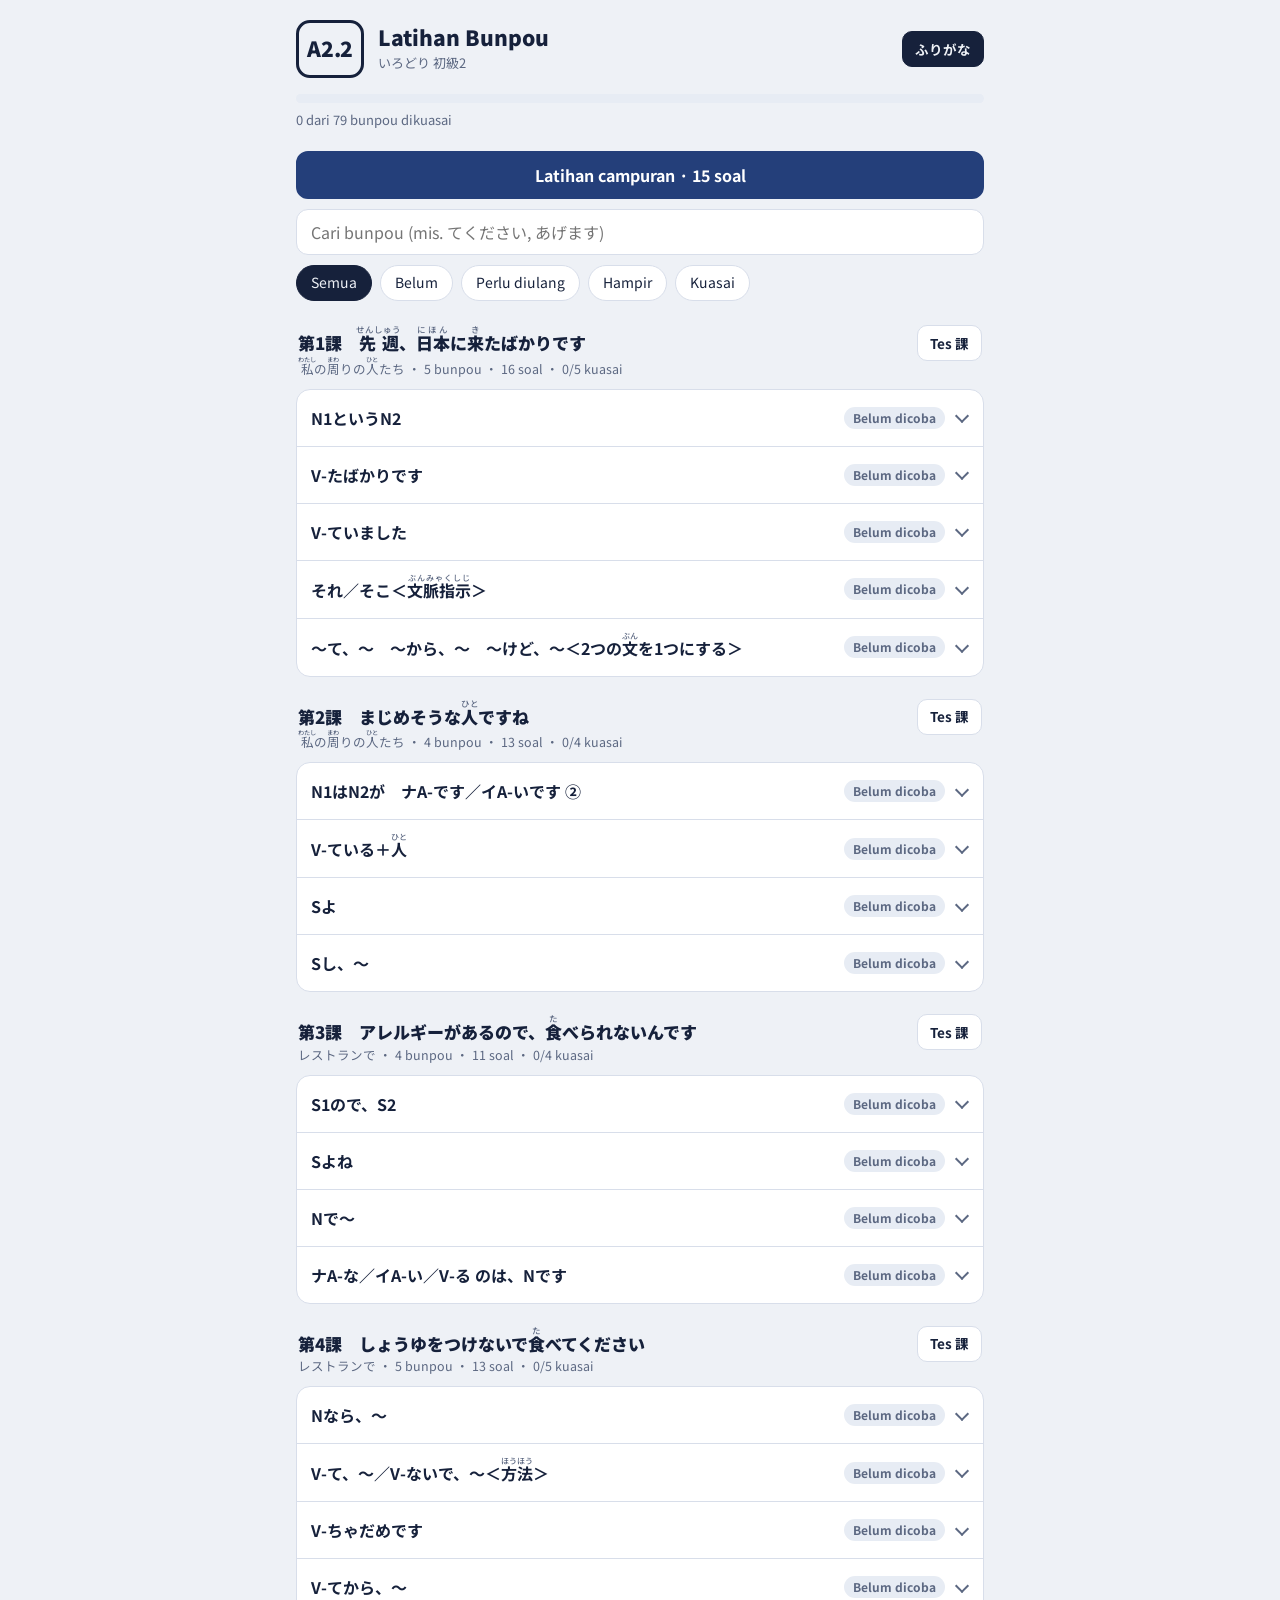
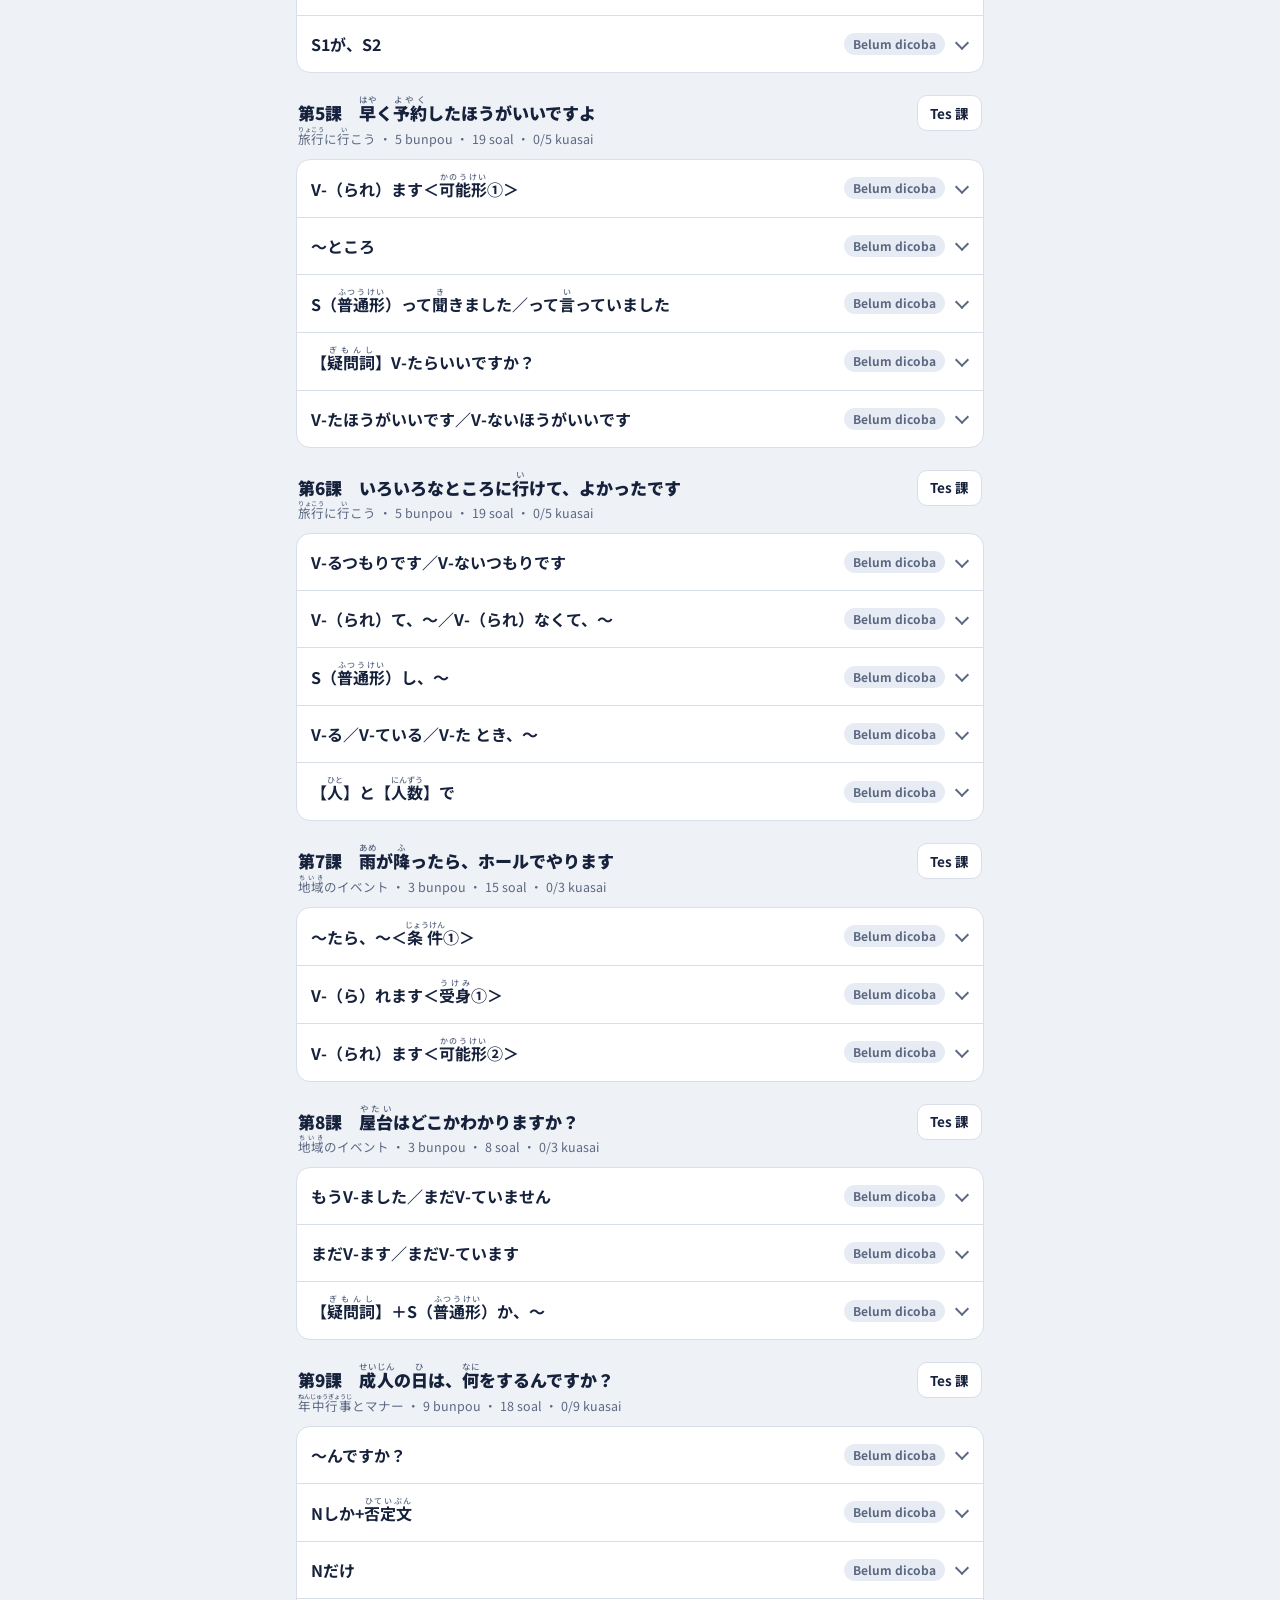
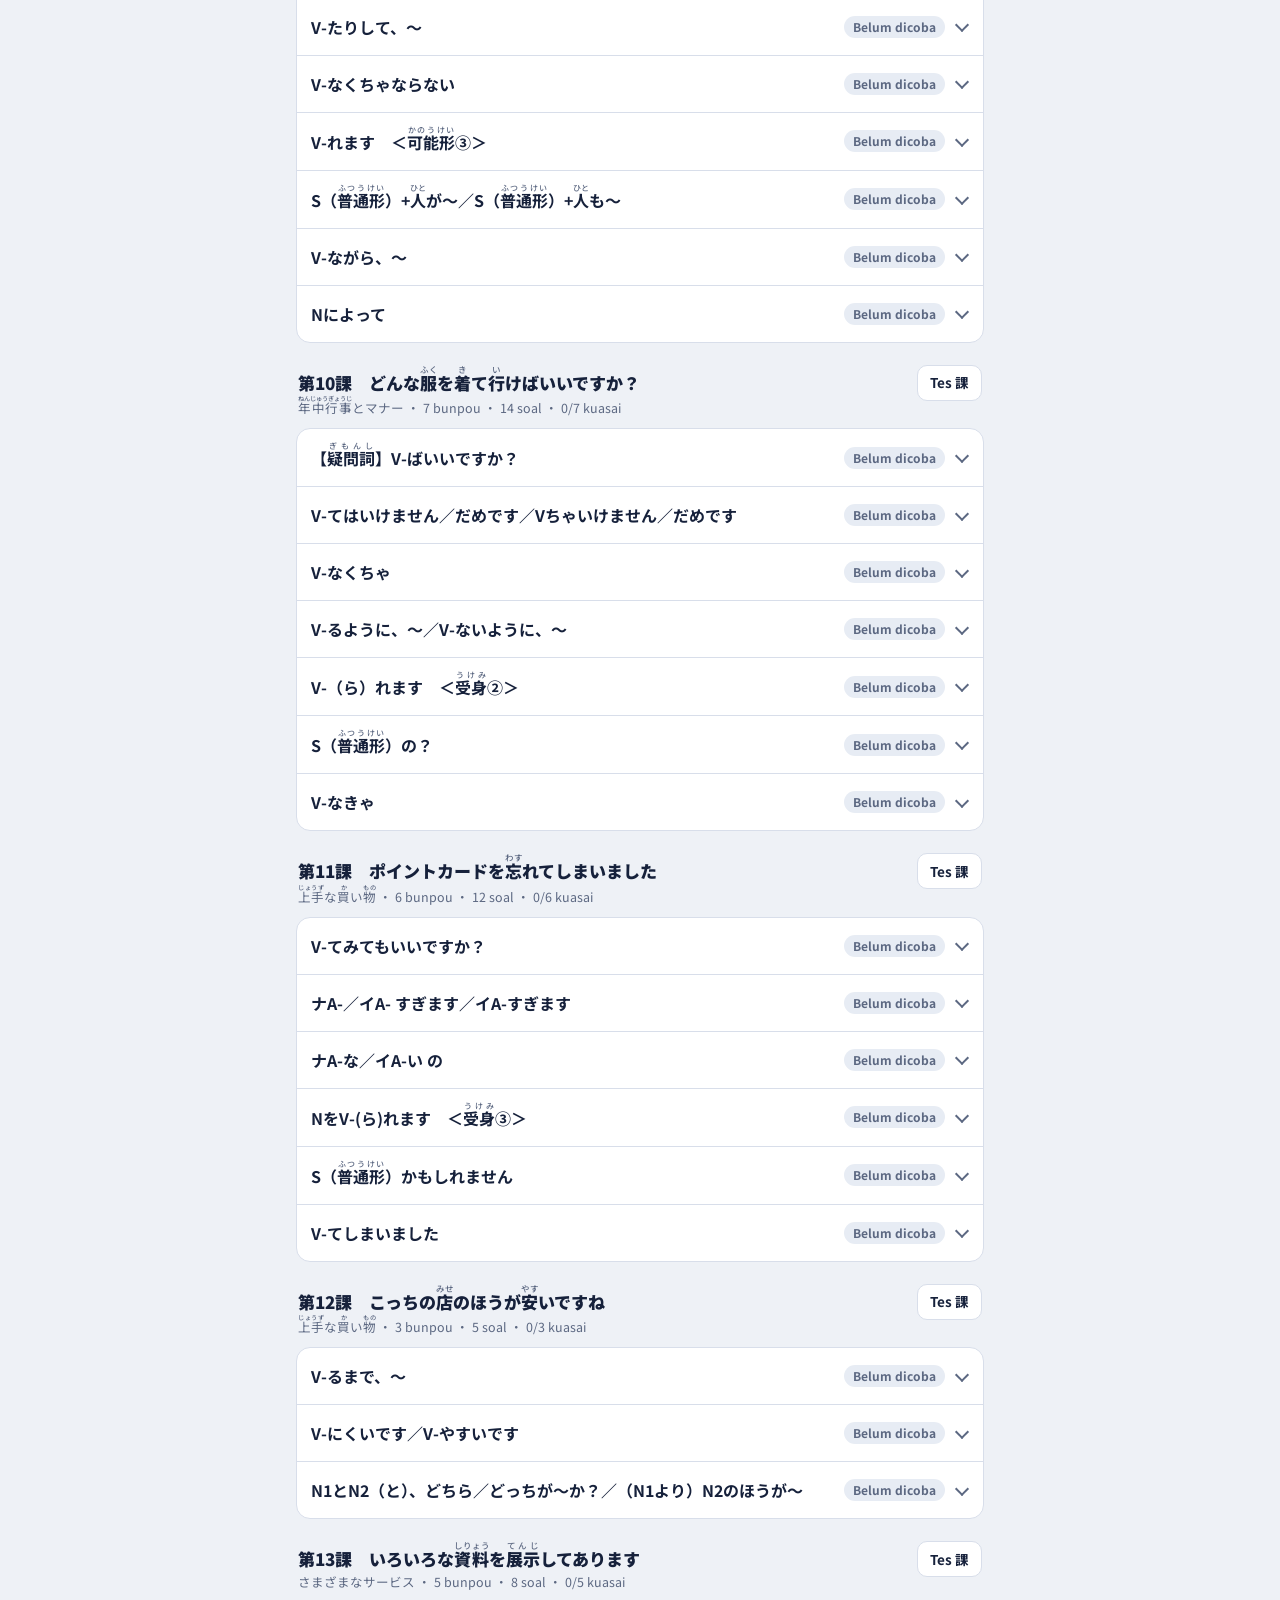
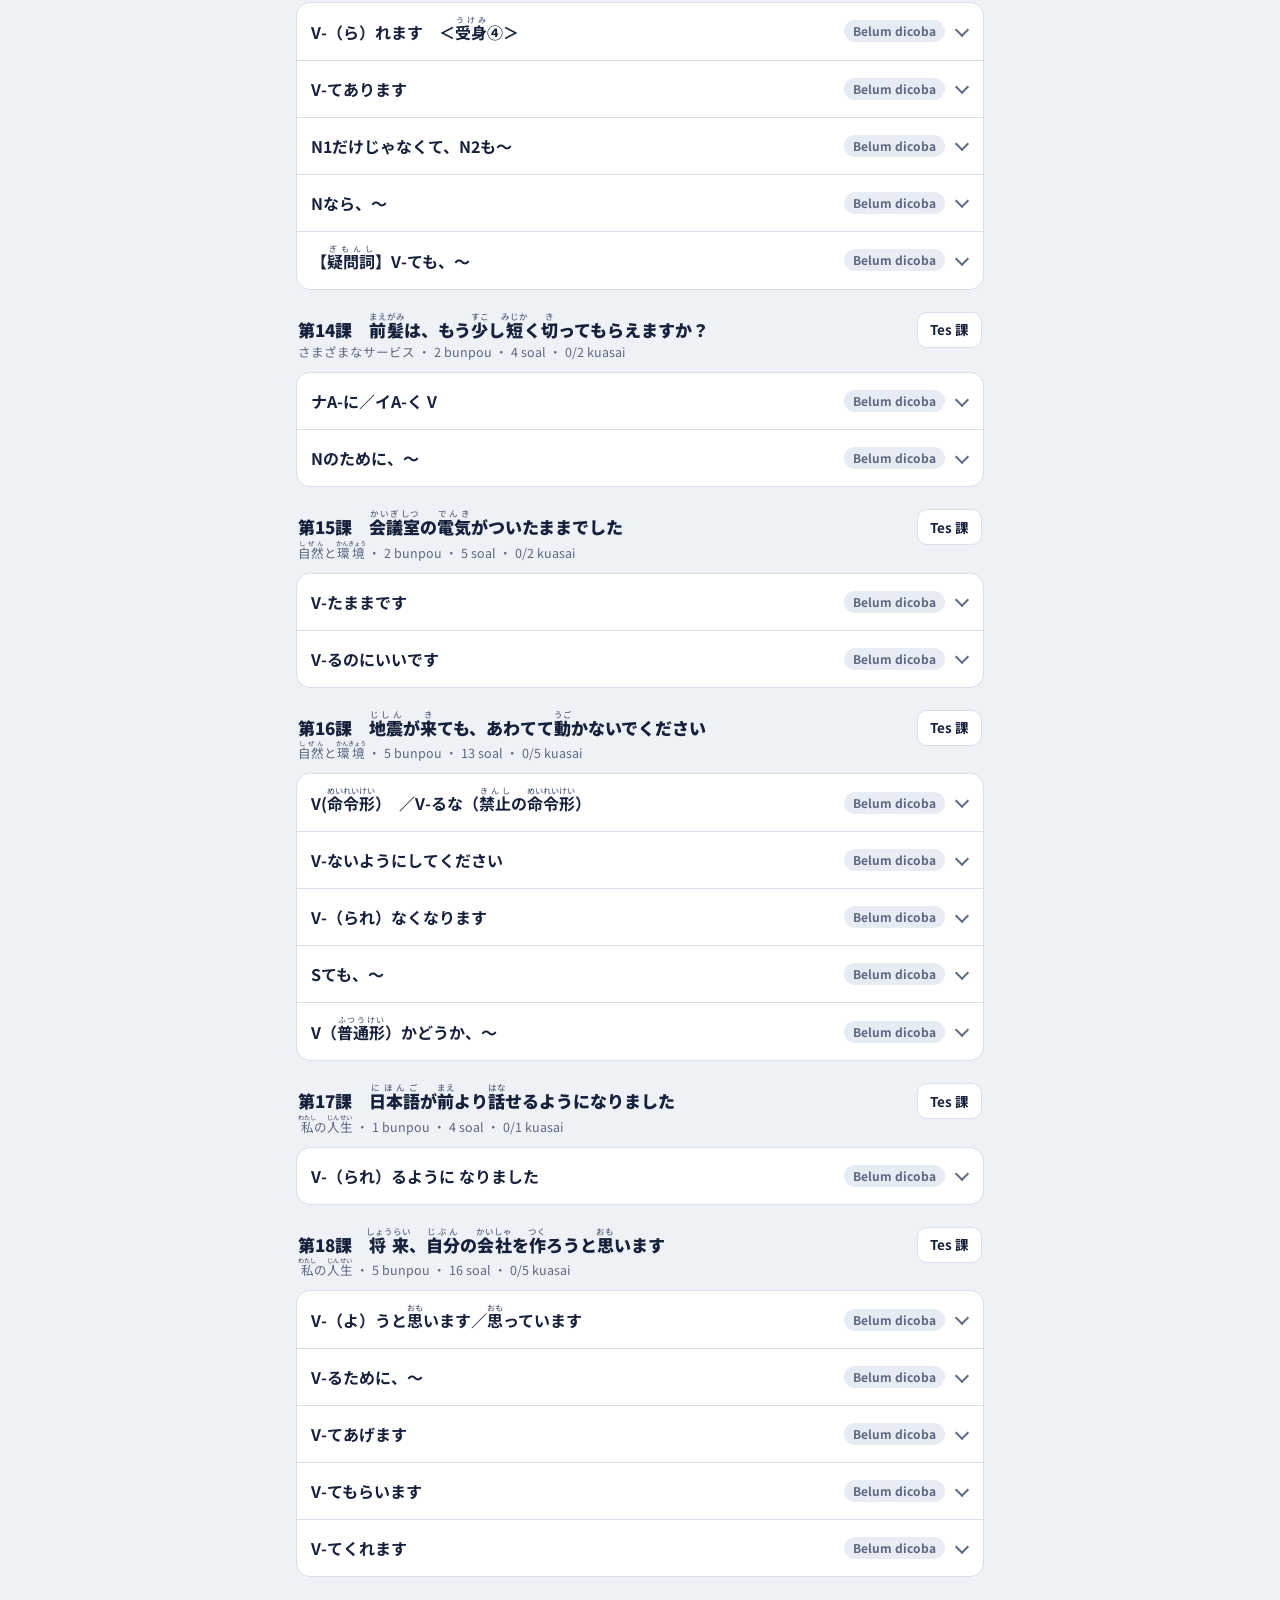
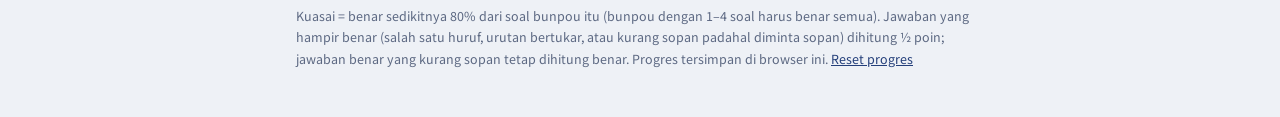
<file: bunpou/Latihan_Bunpou_A2_2.html>
<!doctype html>
<html lang="id">
<head>
<meta charset="utf-8">
<meta name="viewport" content="width=device-width, initial-scale=1, viewport-fit=cover">
<meta name="color-scheme" content="light dark">
<script>/* sinkron tema dengan aplikasi induk: ?theme=dark|light atau pesan {type:'fc-theme'} */(function(){try{var m=/[?&]theme=(dark|light)/.exec(location.search);var r=document.documentElement;if(m)r.setAttribute('data-theme',m[1]);addEventListener('message',function(e){var d=e.data;if(d&&d.type==='fc-theme'&&(d.theme==='dark'||d.theme==='light'))r.setAttribute('data-theme',d.theme);});}catch(e){}})();</script>
<title>Latihan Bunpou A2.2</title>
<link rel="preconnect" href="https://fonts.googleapis.com">
<link rel="preconnect" href="https://fonts.gstatic.com" crossorigin>
<link href="https://fonts.googleapis.com/css2?family=Noto+Sans+JP:wght@400;500;700;900&display=swap" rel="stylesheet">
<style>
:root{--bg:#EEF1F6;--card:#fff;--ink:#16213B;--mute:#5C6882;--line:#D8DEEA;--soft:#E7ECF4;--brand:#243F7A;--onbrand:#fff;
--ok:#17714F;--okbg:#E2F2EA;--ng:#B1451B;--ngbg:#FBEAE0;--warn:#7D5B00;--warnbg:#FAEFC8;--seal:#B3202A;
--font:"Noto Sans JP","Hiragino Kaku Gothic ProN","Hiragino Sans","Yu Gothic UI","Yu Gothic","Meiryo","Noto Sans CJK JP",system-ui,-apple-system,"Segoe UI",Roboto,sans-serif}
@media (prefers-color-scheme:dark){:root:not([data-theme="light"]){color-scheme:dark;--bg:#0E1424;--card:#161E33;--ink:#E8EDF8;--mute:#9AA6C0;--line:#2B3656;--soft:#202A47;--brand:#86A6F2;--onbrand:#0E1424;
--ok:#5ED3A2;--okbg:#12332A;--ng:#FF9C70;--ngbg:#3A2218;--warn:#F0CA5C;--warnbg:#39300F;--seal:#E8545A}}
:root[data-theme="dark"]{color-scheme:dark;--bg:#0E1424;--card:#161E33;--ink:#E8EDF8;--mute:#9AA6C0;--line:#2B3656;--soft:#202A47;--brand:#86A6F2;--onbrand:#0E1424;
--ok:#5ED3A2;--okbg:#12332A;--ng:#FF9C70;--ngbg:#3A2218;--warn:#F0CA5C;--warnbg:#39300F;--seal:#E8545A}
:root[data-theme="light"]{color-scheme:light}
*{box-sizing:border-box}
html{-webkit-text-size-adjust:100%}
body{margin:0;background:var(--bg);color:var(--ink);font:400 16px/1.7 var(--font)}
.wrap{max-width:720px;margin:0 auto;padding:0 16px calc(48px + env(safe-area-inset-bottom))}
button{font:inherit;color:inherit;cursor:pointer}
:focus-visible{outline:3px solid var(--brand);outline-offset:2px}
ruby rt{font-size:.5em;font-weight:500;color:var(--mute);letter-spacing:0}
.nofuri rt{display:none}
[hidden]{display:none!important}
/* header */
.top{padding:calc(20px + env(safe-area-inset-top)) 0 4px}
.brand{display:flex;align-items:center;gap:14px}
.lvl{flex:none;min-width:58px;height:58px;padding:0 8px;border:3px solid var(--ink);border-radius:14px;display:grid;place-items:center;font-weight:900;font-size:21px;letter-spacing:-.01em}
.ttl{flex:1;min-width:0}
h1{margin:0;font-size:21px;line-height:1.3;font-weight:900}
.sub{font-size:13px;color:var(--mute)}
.furi{flex:none;min-height:36px;padding:0 12px;border-radius:10px;border:1.5px solid var(--line);background:var(--card);font-size:13.5px;font-weight:700}
.furi[aria-pressed=true]{background:var(--ink);color:var(--bg);border-color:var(--ink)}
.bar{margin-top:16px;height:9px;border-radius:99px;background:var(--soft);overflow:hidden;display:flex}
.bar i{display:block;height:100%;transition:width .3s}
#bp{background:var(--ok)}#bn{background:#E0B43A}
.proglbl{margin-top:6px;font-size:13px;color:var(--mute)}
/* home */
.ctrl{display:grid;gap:10px;margin:16px 0 4px}
.btn{display:inline-flex;align-items:center;justify-content:center;min-height:48px;padding:0 20px;border-radius:12px;border:2px solid var(--brand);background:var(--brand);color:var(--onbrand);font-weight:700}
.btn.ghost{background:transparent;color:var(--brand)}
.btn.block{width:100%}
.btn:disabled{opacity:.45;cursor:default}
.search{width:100%;min-height:46px;padding:0 14px;border:1.5px solid var(--line);border-radius:12px;background:var(--card);color:var(--ink);font:inherit}
.chips{display:flex;gap:8px;overflow-x:auto;scrollbar-width:none;padding-bottom:2px}
.chip{flex:none;min-height:36px;padding:0 14px;border-radius:99px;border:1.5px solid var(--line);background:var(--card);font-size:14px}
.chip[aria-pressed=true]{background:var(--ink);color:var(--bg);border-color:var(--ink)}
.lesson{margin:22px 0}
.lh{display:flex;align-items:flex-start;justify-content:space-between;gap:12px;padding:0 2px 10px}
.lh h2{margin:0;font-size:17px;line-height:1.5;font-weight:900}
.tp{font-size:12.5px;color:var(--mute);line-height:1.6}
.mini{flex:none;min-height:36px;padding:0 12px;border-radius:10px;border:1.5px solid var(--line);background:var(--card);font-size:13.5px;font-weight:700}
.items{background:var(--card);border:1px solid var(--line);border-radius:14px;overflow:hidden}
details.it{border-top:1px solid var(--line)}
details.it:first-child{border-top:0}
summary{list-style:none;display:flex;align-items:center;gap:10px;padding:12px 14px;cursor:pointer}
summary::-webkit-details-marker{display:none}
summary::after{content:"";flex:none;width:8px;height:8px;margin:0 2px 3px 2px;border-right:2px solid var(--mute);border-bottom:2px solid var(--mute);transform:rotate(45deg);transition:transform .15s}
details[open]>summary::after{transform:rotate(-135deg);margin-bottom:-3px}
.pat{flex:1;min-width:0;font-weight:700;line-height:2;overflow-wrap:anywhere}
.tag{flex:none;font-size:12px;font-weight:700;line-height:1.5;padding:2px 9px;border-radius:99px;background:var(--soft);color:var(--mute);white-space:nowrap}
.tag.pass{background:var(--okbg);color:var(--ok)}.tag.near{background:var(--warnbg);color:var(--warn)}.tag.retry{background:var(--ngbg);color:var(--ng)}
.det{padding:0 14px 14px}
.ex{background:var(--soft);border-radius:10px;padding:8px 12px;font-size:15px;line-height:2.1}
.rum{margin:10px 0 0;font-size:14px;color:var(--mute);line-height:1.8}
.go{display:flex;align-items:center;justify-content:space-between;gap:12px;margin-top:12px;font-size:13px;color:var(--mute)}
.empty{text-align:center;color:var(--mute);padding:28px 0}
.foot{margin:28px 0 0;font-size:12.5px;color:var(--mute);line-height:1.7}
.link{border:0;background:none;padding:0;color:var(--brand);text-decoration:underline;font-size:inherit}
/* quiz */
.qtop{display:flex;align-items:center;gap:12px;padding:calc(14px + env(safe-area-inset-top)) 0 10px}
.x{flex:none;width:42px;height:42px;border-radius:12px;border:1.5px solid var(--line);background:var(--card);font-size:17px}
.qbar{flex:1;height:8px;border-radius:99px;background:var(--soft);overflow:hidden}
.qbar i{display:block;height:100%;background:var(--brand);transition:width .25s}
.qn{flex:none;font-size:13px;color:var(--mute);font-variant-numeric:tabular-nums}
.ctx{margin:2px 2px 10px;font-size:13.5px;font-weight:700;color:var(--mute);line-height:1.9}
.card{background:var(--card);border:1px solid var(--line);border-radius:16px;padding:18px 16px 16px}
.qt{display:inline-block;margin-bottom:8px;padding:1px 10px;border-radius:99px;background:var(--soft);color:var(--mute);font-size:12px;font-weight:700}
.stem{font-size:20px;line-height:2.1;font-weight:500;overflow-wrap:anywhere}
.stem.sm{font-size:17px}
.nofuri .stem{line-height:1.8}.nofuri .pat,.nofuri .ex{line-height:1.7}
.inq .top{padding-top:calc(12px + env(safe-area-inset-top))}.inq .bar,.inq .proglbl,.inq .sub{display:none}.inq .lvl{min-width:42px;height:42px;font-size:16px;border-width:2.5px;border-radius:11px}.inq h1{font-size:17px}
.dir{display:inline-block;font-size:14.5px;line-height:1.7;color:var(--mute);font-weight:500}
.bl{display:inline-block;min-width:3.4em;margin:0 .2em;border-bottom:2.5px solid var(--ink);text-align:center;line-height:1.3;vertical-align:baseline}
.bl:empty{height:1.1em}
.bl.ok{border-color:var(--ok);color:var(--ok);font-weight:700}
.inl{width:8em;max-width:100%;margin:0 .2em;padding:0 .3em;border:0;border-bottom:2.5px solid var(--brand);border-radius:6px 6px 0 0;background:var(--soft);color:var(--ink);font:inherit;text-align:center}
.inl:focus,.ans:focus{outline:none;background:var(--card);box-shadow:0 0 0 3px color-mix(in srgb,var(--brand) 30%,transparent)}
.ans{display:block;width:100%;margin-top:14px;padding:10px 14px;border:2px solid var(--line);border-radius:12px;background:var(--card);color:var(--ink);font:inherit;font-size:20px}
.opts{display:grid;gap:10px;margin-top:14px}
.opt{display:flex;align-items:center;gap:12px;width:100%;min-height:54px;padding:8px 14px;border-radius:12px;border:1.5px solid var(--line);background:var(--card);font-size:18px;line-height:1.9;text-align:left}
.opt .k{flex:none;width:26px;height:26px;border-radius:8px;background:var(--soft);display:grid;place-items:center;font-size:13px;font-weight:700;color:var(--mute);line-height:1}
.opt:not(:disabled):hover{border-color:var(--brand)}
.opt.ok{border-color:var(--ok);background:var(--okbg)}.opt.ng{border-color:var(--ng);background:var(--ngbg)}
.opt:disabled{cursor:default;color:var(--ink)}
.zone{display:flex;flex-wrap:wrap;gap:8px;align-content:flex-start;min-height:68px;margin-top:14px;padding:10px;border:2px dashed var(--line);border-radius:12px}
.pool{display:flex;flex-wrap:wrap;gap:8px;margin-top:12px}
.tile{padding:6px 14px;border-radius:10px;border:1.5px solid var(--line);background:var(--card);font-size:18px;line-height:1.9;box-shadow:0 2px 0 var(--line)}
.zone .tile{border-color:var(--brand)}
.tile:disabled{cursor:default;color:var(--ink)}
.row{display:flex;flex-wrap:wrap;gap:10px;margin-top:16px}
.fb{margin-top:16px;padding:14px 16px;border-radius:14px;border:1.5px solid}
.fb.ok{background:var(--okbg);border-color:var(--ok)}.fb.ng{background:var(--ngbg);border-color:var(--ng)}
.fb h3{margin:0 0 4px;font-size:17px;line-height:1.5}
.fb.ok h3{color:var(--ok)}.fb.ng h3{color:var(--ng)}
.fb p,.rv p{margin:6px 0 0;font-size:15px;line-height:1.9}
.al{margin:4px 0;font-size:16px;line-height:2}
.nx{margin-top:14px}
/* result */
.res{background:var(--card);border:1px solid var(--line);border-radius:16px;padding:20px 18px;margin-top:calc(18px + env(safe-area-inset-top))}
.score{display:flex;align-items:center;justify-content:space-between;gap:16px}
.big{font-size:56px;font-weight:900;line-height:1.1}
.big small{font-size:24px;color:var(--mute);font-weight:700}
.msg{margin-top:6px;font-size:15.5px;line-height:1.7}
.seal{flex:none;width:88px;height:88px;display:grid;place-items:center;border:4px solid var(--seal);border-radius:12px;color:var(--seal);font-size:32px;font-weight:900;line-height:1;letter-spacing:.06em;writing-mode:vertical-rl;box-shadow:inset 0 0 0 3px var(--card),inset 0 0 0 5px var(--seal);transform:rotate(-7deg);animation:stamp .55s cubic-bezier(.2,1.5,.35,1) both}
@keyframes stamp{0%{transform:rotate(-7deg) scale(2.4);opacity:0}55%{opacity:1}100%{transform:rotate(-7deg) scale(1)}}
@media (prefers-reduced-motion:reduce){.seal{animation:none}.bar i,.qbar i{transition:none}}
.res ul{list-style:none;margin:16px 0 0;padding:0}
.res li{display:flex;align-items:center;gap:10px;padding:8px 0;border-top:1px solid var(--line)}
.res li .jp{flex:1;min-width:0;font-weight:700;line-height:2}
.sc{flex:none;font-variant-numeric:tabular-nums;font-weight:700}
.rv h2{margin:26px 2px 0;font-size:17px}
.rv article{margin-top:12px;padding:12px 14px;border:1px solid var(--line);border-left:5px solid var(--ng);border-radius:12px;background:var(--card)}
.allok{margin:22px 2px;color:var(--ok);font-weight:700}
.fb.near{background:var(--warnbg);border-color:var(--warn)}.fb.near h3{color:var(--warn)}
.fb h3 small{margin-left:4px;font-size:13px;font-weight:700}
.nt{margin:8px 0 0;padding:8px 12px;border-radius:10px;border:1px solid var(--line);background:var(--card);font-size:15px;line-height:1.9}
.al mark{padding:0 .12em;border-radius:4px;background:var(--card);color:var(--warn);font-weight:900;box-shadow:inset 0 -2px 0 var(--warn)}
.rv article.near{border-left-color:var(--warn)}
.rv article .tag{display:inline-block;margin-bottom:6px}
</style>
</head>
<body>
<div class="wrap">
  <header class="top">
    <div class="brand">
      <div class="lvl" aria-hidden="true">A2.2</div>
      <div class="ttl"><h1>Latihan Bunpou</h1><div class="sub jp">いろどり 初級2</div></div>
      <button id="furi" class="furi jp" aria-pressed="true" title="Tampilkan / sembunyikan furigana">ふりがな</button>
    </div>
    <div class="bar" aria-hidden="true"><i id="bp"></i><i id="bn"></i></div>
    <div class="proglbl" id="plabel"></div>
  </header>
  <main id="app"></main>
</div>
<noscript><p style="padding:16px">Halaman ini membutuhkan JavaScript.</p></noscript>
<script>
const DATA = {"id": "a22", "name": "A2.2", "book": "初級2", "sub": "いろどり 初級2", "lessons": [{"n": 1, "t": "<ruby>先週<rt>せんしゅう<\/rt><\/ruby>、<ruby>日本<rt>にほん<\/rt><\/ruby>に<ruby>来<rt>き<\/rt><\/ruby>たばかりです", "topic": "<ruby>私<rt>わたし<\/rt><\/ruby>の<ruby>周<rt>まわ<\/rt><\/ruby>りの<ruby>人<rt>ひと<\/rt><\/ruby>たち", "items": [{"id": 1, "no": "❶", "pat": "N1というN2", "ex": "ホアは「<ruby>花<rt>はな<\/rt><\/ruby>」という<ruby>意味<rt>いみ<\/rt><\/ruby>です。", "rum": "N1というN2 = “N2 yang bernama N1”. Dipakai untuk memperkenalkan nama sesuatu yang mungkin belum diketahui lawan bicara: 「<ruby>富士<rt>ふじ<\/rt><\/ruby>」という<ruby>山<rt>やま<\/rt><\/ruby> = gunung yang bernama “Fuji”. Urutan: nama (N1) ＋ という ＋ jenis/kategori (N2). ～という<ruby>意味<rt>いみ<\/rt><\/ruby>です = artinya ～.", "k": "n1というn2ほあは花という意味ですn1というn2ほあははなといういみです先週日本に来たばかりです私の周りの人たち❶", "qs": [{"y": "m", "s": "<span class=\"dir\">Pilih kalimat yang tepat: “Saya tinggal di kota bernama Yogyakarta.”<\/span>", "o": ["ジョグジャカルタという<ruby>町<rt>まち<\/rt><\/ruby>に<ruby>住<rt>す<\/rt><\/ruby>んでいます。", "ジョグジャカルタと<ruby>町<rt>まち<\/rt><\/ruby>に<ruby>住<rt>す<\/rt><\/ruby>んでいます。", "<ruby>町<rt>まち<\/rt><\/ruby>というジョグジャカルタに<ruby>住<rt>す<\/rt><\/ruby>んでいます。", "ジョグジャカルタという<ruby>町<rt>まち<\/rt><\/ruby>を<ruby>住<rt>す<\/rt><\/ruby>んでいます。"], "e": "Urutan: nama ＋ という ＋ jenis (ジョグジャカルタ＋という＋<ruby>町<rt>まち<\/rt><\/ruby>). Kalau terbalik (<ruby>町<rt>まち<\/rt><\/ruby>というジョグジャカルタ) jadi janggal; と saja berarti “dan”."}, {"y": "t", "s": "<span class=\"dir\">Isi titik kosong.<\/span><br>「さくら」<span class=\"bl\"><\/span><ruby>花<rt>はな<\/rt><\/ruby>が<ruby>好<rt>す<\/rt><\/ruby>きです。(Saya suka bunga yang bernama “sakura”.)", "a": ["という"], "d": "という", "e": "「さくら」という<ruby>花<rt>はな<\/rt><\/ruby> = bunga yang bernama “sakura”."}, {"y": "m", "s": "<span class=\"dir\">Apa arti kalimat ini?<\/span><br>ホアは「<ruby>花<rt>はな<\/rt><\/ruby>」という<ruby>意味<rt>いみ<\/rt><\/ruby>です。", "o": ["“Hoa” artinya “bunga”.", "Hoa mengatakan “bunga”.", "Hoa suka bunga.", "Hoa adalah toko bunga."], "e": "～という<ruby>意味<rt>いみ<\/rt><\/ruby>です = artinya ～. ホア = kata/nama yang dijelaskan, 「<ruby>花<rt>はな<\/rt><\/ruby>」 = artinya."}]}, {"id": 2, "no": "❷", "pat": "V-たばかりです", "ex": "<ruby>先週<rt>せんしゅう<\/rt><\/ruby>、<ruby>日本<rt>にほん<\/rt><\/ruby>に<ruby>来<rt>き<\/rt><\/ruby>たばかりです。", "rum": "V-た＋ばかりです = baru saja ～ (belum lama setelah kejadian). Pakai bentuk た: <ruby>来<rt>き<\/rt><\/ruby>た→<ruby>来<rt>き<\/rt><\/ruby>たばかりです, <ruby>食<rt>た<\/rt><\/ruby>べた→<ruby>食<rt>た<\/rt><\/ruby>べたばかりです. “Belum lama” menurut perasaan pembicara (bisa beberapa menit, bisa beberapa bulan). Tidak untuk kejadian yang sudah lama sekali, dan tidak dipasang pada bentuk ます／<ruby>辞書形<rt>じしょけい<\/rt><\/ruby>.", "k": "vたばかりです先週日本に来たばかりですvたばかりですせんしゅうにほんにきたばかりです先週日本に来たばかりです私の周りの人たち❷", "qs": [{"y": "m", "s": "<span class=\"dir\">Saya baru saja makan siang, jadi belum lapar.<\/span><br>お<ruby>昼<rt>ひる<\/rt><\/ruby>ご<ruby>飯<rt>はん<\/rt><\/ruby>を<span class=\"bl\"><\/span>、まだお<ruby>腹<rt>なか<\/rt><\/ruby>がすいていません。", "o": ["<ruby>食<rt>た<\/rt><\/ruby>べたばかりですから", "<ruby>食<rt>た<\/rt><\/ruby>べるばかりですから", "<ruby>食<rt>た<\/rt><\/ruby>べますばかりですから", "<ruby>食<rt>た<\/rt><\/ruby>べているばかりですから"], "e": "V-た＋ばかり: <ruby>食<rt>た<\/rt><\/ruby>べたばかり = baru saja makan. Bentuk <ruby>食<rt>た<\/rt><\/ruby>べる／<ruby>食<rt>た<\/rt><\/ruby>べます／<ruby>食<rt>た<\/rt><\/ruby>べている tidak dipakai sebelum ばかり untuk arti “baru saja”."}, {"y": "t", "s": "<span class=\"dir\">Isi titik kosong.<\/span><br><ruby>先月<rt>せんげつ<\/rt><\/ruby>、この<ruby>会社<rt>かいしゃ<\/rt><\/ruby>に<ruby>入<rt>はい<\/rt><\/ruby>った<span class=\"bl\"><\/span>です。(Baru bulan lalu saya masuk perusahaan ini.)", "a": ["ばかり"], "d": "ばかり", "e": "<ruby>入<rt>はい<\/rt><\/ruby>った＋ばかりです = baru saja masuk."}, {"y": "m", "s": "<span class=\"dir\">Pilih kalimat yang TIDAK wajar.<\/span>", "o": ["<ruby>十年<rt>じゅうねん<\/rt><\/ruby><ruby>前<rt>まえ<\/rt><\/ruby>に<ruby>日本<rt>にほん<\/rt><\/ruby>に<ruby>来<rt>き<\/rt><\/ruby>たばかりです。", "<ruby>先週<rt>せんしゅう<\/rt><\/ruby>、<ruby>日本<rt>にほん<\/rt><\/ruby>に<ruby>来<rt>き<\/rt><\/ruby>たばかりです。", "さっき<ruby>起<rt>お<\/rt><\/ruby>きたばかりです。", "<ruby>先月<rt>せんげつ<\/rt><\/ruby>、<ruby>結婚<rt>けっこん<\/rt><\/ruby>したばかりです。"], "e": "ばかり = baru saja. “<ruby>十年前<rt>じゅうねんまえ<\/rt><\/ruby>” (10 tahun lalu) terlalu lama, jadi janggal. Tiga kalimat lain wajar: minggu lalu, tadi, bulan lalu."}, {"y": "o", "s": "<span class=\"dir\">Susun: “Saya baru tiba di Jepang minggu lalu.”<\/span>", "k": ["<ruby>私<rt>わたし<\/rt><\/ruby>は", "<ruby>先週<rt>せんしゅう<\/rt><\/ruby>", "<ruby>日本<rt>にほん<\/rt><\/ruby>に", "<ruby>来<rt>き<\/rt><\/ruby>たばかりです。"], "p": ["私は", "先週", "日本に", "来たばかりです。"], "acc": ["私は先週日本に来たばかりです。", "先週私は日本に来たばかりです。"], "e": "S＋は＋【waktu】＋【tempat】に＋V-たばかりです: <ruby>先週<rt>せんしゅう<\/rt><\/ruby><ruby>日本<rt>にほん<\/rt><\/ruby>に<ruby>来<rt>き<\/rt><\/ruby>たばかりです。"}]}, {"id": 3, "no": "❸", "pat": "V-ていました", "ex": "ベトナムでは、ホテルで<ruby>働<rt>はたら<\/rt><\/ruby>いていました。", "rum": "V-ていました = dulu ～ (keadaan atau kebiasaan di masa lalu yang sudah berakhir). Bentuk lampau dari V-ています: <ruby>働<rt>はたら<\/rt><\/ruby>いています (sekarang bekerja) → <ruby>働<rt>はたら<\/rt><\/ruby>いていました (dulu bekerja). Dipakai untuk menceritakan pekerjaan, tempat tinggal, atau kebiasaan masa lalu.", "k": "vていましたべとなむではほてるで働いていましたvていましたべとなむではほてるではたらいていました先週日本に来たばかりです私の周りの人たち❸", "qs": [{"y": "m", "s": "<span class=\"dir\">Dulu di Vietnam saya bekerja di hotel.<\/span><br>ベトナムでは、ホテルで<span class=\"bl\"><\/span>。", "o": ["<ruby>働<rt>はたら<\/rt><\/ruby>いていました", "<ruby>働<rt>はたら<\/rt><\/ruby>いています", "<ruby>働<rt>はたら<\/rt><\/ruby>いていません", "<ruby>働<rt>はたら<\/rt><\/ruby>いてです"], "e": "V-ていました = dulu ～ (sudah berakhir). <ruby>働<rt>はたら<\/rt><\/ruby>いています = sekarang masih bekerja."}, {"y": "t", "s": "<span class=\"dir\">Dulu (lima tahun lalu) saya tinggal di Osaka.<\/span><br><ruby>五年<rt>ごねん<\/rt><\/ruby><ruby>前<rt>まえ<\/rt><\/ruby>、<ruby>私<rt>わたし<\/rt><\/ruby>は<ruby>大阪<rt>おおさか<\/rt><\/ruby>に<span class=\"bl\"><\/span>。", "a": ["住んでいました", "すんでいました"], "d": "<ruby>住<rt>す<\/rt><\/ruby>んでいました", "e": "<ruby>住<rt>す<\/rt><\/ruby>んでいます (sekarang) → <ruby>住<rt>す<\/rt><\/ruby>んでいました (dulu)."}, {"y": "m", "s": "<span class=\"dir\">Pilih kalimat yang berarti dia SEKARANG sudah tidak bekerja di toko itu.<\/span>", "o": ["あの<ruby>店<rt>みせ<\/rt><\/ruby>で<ruby>働<rt>はたら<\/rt><\/ruby>いていました。", "あの<ruby>店<rt>みせ<\/rt><\/ruby>で<ruby>働<rt>はたら<\/rt><\/ruby>いています。", "あの<ruby>店<rt>みせ<\/rt><\/ruby>で<ruby>働<rt>はたら<\/rt><\/ruby>いてみたいです。", "あの<ruby>店<rt>みせ<\/rt><\/ruby>で<ruby>働<rt>はたら<\/rt><\/ruby>きたいです。"], "e": "<ruby>働<rt>はたら<\/rt><\/ruby>いていました = dulu bekerja (sudah berhenti). <ruby>働<rt>はたら<\/rt><\/ruby>いています = masih bekerja; <ruby>働<rt>はたら<\/rt><\/ruby>きたい／<ruby>働<rt>はたら<\/rt><\/ruby>いてみたい = ingin bekerja."}]}, {"id": 4, "no": "❹", "pat": "それ／そこ＜<ruby>文脈指示<rt>ぶんみゃくしじ<\/rt><\/ruby>＞", "ex": "ジャワ<ruby>島<rt>とう<\/rt><\/ruby>に、ジョグジャカルタという<ruby>大<rt>おお<\/rt><\/ruby>きい<ruby>町<rt>まち<\/rt><\/ruby>があります。ウォノソボは、そこから、バスで4<ruby>時間<rt>じかん<\/rt><\/ruby>ぐらいです。", "rum": "それ／そこ／その＋N dipakai untuk menunjuk sesuatu yang baru disebut di kalimat sebelumnya (bukan benda di depan mata). そこ = tempat tersebut, それ = hal/benda tersebut, その＋N = N tersebut. Fungsinya menghindari pengulangan kata.", "k": "それ/そこ<文脈指示>じゃわ島にじょぐじゃかるたという大きい町がありますうぉのそぼはそこからばすで4時間ぐらいですそれ/そこ<ぶんみゃくしじ>じゃわとうにじょぐじゃかるたというおおきいまちがありますうぉのそぼはそこからばすで4じかんぐらいです先週日本に来たばかりです私の周りの人たち❹", "qs": [{"y": "m", "s": "<span class=\"dir\">Pilih kata yang tepat.<\/span><br>ホテルの<ruby>近<rt>ちか<\/rt><\/ruby>くにコンビニがあります。<span class=\"bl\"><\/span>で<ruby>朝<rt>あさ<\/rt><\/ruby>ご<ruby>飯<rt>はん<\/rt><\/ruby>を<ruby>買<rt>か<\/rt><\/ruby>いました。", "o": ["そこ", "ここ", "あそこ", "どこ"], "e": "Tempat yang baru disebut (コンビニ) dirujuk dengan そこ. ここ = tempat pembicara, あそこ = tempat jauh yang terlihat, どこ = kata tanya."}, {"y": "m", "s": "<span class=\"dir\">そこ merujuk pada apa?<\/span><br><ruby>大阪<rt>おおさか<\/rt><\/ruby>に<ruby>友<rt>とも<\/rt><\/ruby>だちが<ruby>住<rt>す<\/rt><\/ruby>んでいます。そこから<ruby>東京<rt>とうきょう<\/rt><\/ruby>まで<ruby>新幹線<rt>しんかんせん<\/rt><\/ruby>で<ruby>三時間<rt>さんじかん<\/rt><\/ruby>です。", "o": ["<ruby>大阪<rt>おおさか<\/rt><\/ruby>", "<ruby>東京<rt>とうきょう<\/rt><\/ruby>", "<ruby>新幹線<rt>しんかんせん<\/rt><\/ruby>", "<ruby>三時間<rt>さんじかん<\/rt><\/ruby>"], "e": "そこ = tempat yang baru disebut, yaitu <ruby>大阪<rt>おおさか<\/rt><\/ruby>. Artinya “dari Osaka ke Tokyo naik shinkansen 3 jam”."}]}, {"id": 5, "no": "❺", "pat": "～て、～　～から、～　～けど、～＜2つの<ruby>文<rt>ぶん<\/rt><\/ruby>を1つにする＞", "ex": "お<ruby>茶<rt>ちゃ<\/rt><\/ruby>の<ruby>畑<rt>はたけ<\/rt><\/ruby>がたくさんあって、のんびりしています。<br>ウランバートルは<ruby>首都<rt>しゅと<\/rt><\/ruby>だから、<ruby>都会<rt>とかい<\/rt><\/ruby>ですよ。<br><ruby>首都<rt>しゅと<\/rt><\/ruby>ではないけど、とてもにぎやかです。", "rum": "Menggabungkan dua kalimat menjadi satu. ～て、～ = “dan” (menyambung keadaan/kegiatan). ～から、～ = “karena ～, jadi ～” (sebab → akibat). ～けど、～ = “tapi ～” (berlawanan). Sebelum から／けど pakai bentuk biasa (<ruby>普通体<rt>ふつうたい<\/rt><\/ruby>): Nだ, ナAだ, イA-い, V-る／V-た.", "k": "てからけど<2つの文を1つにする>お茶の畑がたくさんあってのんびりしていますうらんばーとるは首都だから都会ですよ首都ではないけどとてもにぎやかですてからけど<2つのぶんを1つにする>おちゃのはたけがたくさんあってのんびりしていますうらんばーとるはしゅとだからとかいですよしゅとではないけどとてもにぎやかです先週日本に来たばかりです私の周りの人たち❺", "qs": [{"y": "t", "s": "<span class=\"dir\">Isi titik kosong dengan <ruby>広<rt>ひろ<\/rt><\/ruby>い (luas) ＋ て.<\/span><br><ruby>部屋<rt>へや<\/rt><\/ruby>は<span class=\"bl\"><\/span>、きれいです。", "a": ["広くて", "ひろくて"], "d": "<ruby>広<rt>ひろ<\/rt><\/ruby>くて", "e": "イA-い → イA-くて: <ruby>広<rt>ひろ<\/rt><\/ruby>い→<ruby>広<rt>ひろ<\/rt><\/ruby>くて (menyambung dua sifat: luas dan bersih)."}, {"y": "t", "s": "<span class=\"dir\">Isi dengan から (alasan, bentuk biasa).<\/span><br><ruby>雨<rt>あめ<\/rt><\/ruby><span class=\"bl\"><\/span>、<ruby>今日<rt>きょう<\/rt><\/ruby>は<ruby>出<rt>で<\/rt><\/ruby>かけません。(Karena hujan, hari ini tidak keluar.)", "a": ["だから", "ですから"], "d": "だから", "e": "N＋だから、～ = karena ～. Sebelum から pakai bentuk biasa: <ruby>雨<rt>あめ<\/rt><\/ruby>だから. (<ruby>雨<rt>あめ<\/rt><\/ruby>ですから = ragam lebih sopan.)"}, {"y": "m", "s": "<span class=\"dir\">Pilih kalimat yang tepat: “Meskipun bukan ibu kota, kota itu sangat ramai.”<\/span>", "o": ["<ruby>首都<rt>しゅと<\/rt><\/ruby>ではないけど、とてもにぎやかです。", "<ruby>首都<rt>しゅと<\/rt><\/ruby>ではないから、とてもにぎやかです。", "<ruby>首都<rt>しゅと<\/rt><\/ruby>ではないて、とてもにぎやかです。", "<ruby>首都<rt>しゅと<\/rt><\/ruby>ではないと、とてもにぎやかです。"], "e": "けど = tapi/meskipun (berlawanan). から = karena: “karena bukan ibu kota, jadi ramai” tidak logis."}, {"y": "o", "s": "<span class=\"dir\">Susun: “Ada banyak kebun teh, dan suasananya tenang.”<\/span>", "k": ["お<ruby>茶<rt>ちゃ<\/rt><\/ruby>の<ruby>畑<rt>はたけ<\/rt><\/ruby>が", "たくさんあって、", "のんびりしています。"], "p": ["お茶の畑が", "たくさんあって、", "のんびりしています。"], "acc": ["お茶の畑がたくさんあって、のんびりしています。"], "e": "V-て、～: あって、のんびりしています (menyambung kondisi)."}]}]}, {"n": 2, "t": "まじめそうな<ruby>人<rt>ひと<\/rt><\/ruby>ですね", "topic": "<ruby>私<rt>わたし<\/rt><\/ruby>の<ruby>周<rt>まわ<\/rt><\/ruby>りの<ruby>人<rt>ひと<\/rt><\/ruby>たち", "items": [{"id": 6, "no": "❶", "pat": "N1はN2が　ナA-です／イA-いです ②", "ex": "<ruby>江口<rt>えぐち<\/rt><\/ruby>さんは、<ruby>髪<rt>かみ<\/rt><\/ruby>が<ruby>短<rt>みじか<\/rt><\/ruby>いです。", "rum": "N1はN2が＋A = “N1 itu N2-nya A” (menjelaskan ciri/bagian/sifat dari orang atau benda). N1 = topik, N2 = bagian atau ciri (<ruby>髪<rt>かみ<\/rt><\/ruby>, <ruby>目<rt>め<\/rt><\/ruby>, <ruby>背<rt>せ<\/rt><\/ruby>…), A = sifat. <ruby>江口<rt>えぐち<\/rt><\/ruby>さんは<ruby>髪<rt>かみ<\/rt><\/ruby>が<ruby>短<rt>みじか<\/rt><\/ruby>いです = Eguchi-san rambutnya pendek. Setelah N2 selalu が.", "k": "n1はn2がなaです/いaいです2江口さんは髪が短いですn1はn2がなaです/いaいです2えぐちさんはかみがみじかいですまじめそうな人ですね私の周りの人たち❶", "qs": [{"y": "m", "s": "<span class=\"dir\">Pilih kalimat yang benar: “Eguchi-san rambutnya pendek.”<\/span>", "o": ["<ruby>江口<rt>えぐち<\/rt><\/ruby>さんは、<ruby>髪<rt>かみ<\/rt><\/ruby>が<ruby>短<rt>みじか<\/rt><\/ruby>いです。", "<ruby>江口<rt>えぐち<\/rt><\/ruby>さんは、<ruby>髪<rt>かみ<\/rt><\/ruby>を<ruby>短<rt>みじか<\/rt><\/ruby>いです。", "<ruby>江口<rt>えぐち<\/rt><\/ruby>さんは、<ruby>髪<rt>かみ<\/rt><\/ruby>が<ruby>短<rt>みじか<\/rt><\/ruby>です。", "<ruby>江口<rt>えぐち<\/rt><\/ruby>さんは、<ruby>髪<rt>かみ<\/rt><\/ruby>が<ruby>短<rt>みじか<\/rt><\/ruby>いでした。"], "e": "N1は＋N2が＋A: <ruby>髪<rt>かみ<\/rt><\/ruby>が<ruby>短<rt>みじか<\/rt><\/ruby>いです. Setelah N2 pakai が (bukan を). イA-い＋です (<ruby>短<rt>みじか<\/rt><\/ruby>いです), bukan <ruby>短<rt>みじか<\/rt><\/ruby>です／<ruby>短<rt>みじか<\/rt><\/ruby>いでした."}, {"y": "t", "s": "<span class=\"dir\">Isi titik kosong.<\/span><br>アナさんは、<ruby>目<rt>め<\/rt><\/ruby><span class=\"bl\"><\/span><ruby>大<rt>おお<\/rt><\/ruby>きいです。(Mata Ana besar.)", "a": ["が"], "d": "が", "e": "N1は＋N2が＋A: アナさんは<ruby>目<rt>め<\/rt><\/ruby>が<ruby>大<rt>おお<\/rt><\/ruby>きいです。"}, {"y": "m", "s": "<span class=\"dir\">Pilih kalimat yang benar: “Kakak laki-laki saya tinggi badannya.”<\/span>", "o": ["<ruby>私<rt>わたし<\/rt><\/ruby>の<ruby>兄<rt>あに<\/rt><\/ruby>は、<ruby>背<rt>せ<\/rt><\/ruby>が<ruby>高<rt>たか<\/rt><\/ruby>いです。", "<ruby>私<rt>わたし<\/rt><\/ruby>の<ruby>兄<rt>あに<\/rt><\/ruby>は、<ruby>背<rt>せ<\/rt><\/ruby>を<ruby>高<rt>たか<\/rt><\/ruby>いです。", "<ruby>私<rt>わたし<\/rt><\/ruby>の<ruby>兄<rt>あに<\/rt><\/ruby>は、<ruby>背<rt>せ<\/rt><\/ruby>に<ruby>高<rt>たか<\/rt><\/ruby>いです。", "<ruby>私<rt>わたし<\/rt><\/ruby>の<ruby>兄<rt>あに<\/rt><\/ruby>は、<ruby>背<rt>せ<\/rt><\/ruby>が<ruby>高<rt>たか<\/rt><\/ruby>くです。"], "e": "<ruby>背<rt>せ<\/rt><\/ruby>が<ruby>高<rt>たか<\/rt><\/ruby>い = tinggi badannya. Pola N1は＋N2が＋A, partikelnya が."}]}, {"id": 7, "no": "❷", "pat": "V-ている＋<ruby>人<rt>ひと<\/rt><\/ruby>", "ex": "ナインさんは、<ruby>帽子<rt>ぼうし<\/rt><\/ruby>をかぶっている<ruby>人<rt>ひと<\/rt><\/ruby>です。<br><ruby>加藤<rt>かとう<\/rt><\/ruby>さんは、あそこで、コピーをしている<ruby>人<rt>ひと<\/rt><\/ruby>です。", "rum": "V-ている＋N = “N yang sedang ～ / yang memakai ～”. Dipakai untuk menunjuk atau mengenali orang lewat penampilan atau kegiatannya. Sebelum <ruby>人<rt>ひと<\/rt><\/ruby> pakai bentuk biasa (V-ている), bukan V-ています. Kata kerja keadaan: かぶっている (memakai topi), かけている (memakai kacamata), <ruby>着<rt>き<\/rt><\/ruby>ている (memakai baju), <ruby>持<rt>も<\/rt><\/ruby>っている (membawa).", "k": "vている+人ないんさんは帽子をかぶっている人です加藤さんはあそこでこぴーをしている人ですvている+ひとないんさんはぼうしをかぶっているひとですかとうさんはあそこでこぴーをしているひとですまじめそうな人ですね私の周りの人たち❷", "qs": [{"y": "m", "s": "<span class=\"dir\">Pilih yang tepat: “Ana adalah orang yang memakai kacamata.”<\/span><br>アナさんは、<span class=\"bl\"><\/span><ruby>人<rt>ひと<\/rt><\/ruby>です。", "o": ["めがねをかけている", "めがねをかけています", "めがねをかけてです", "めがねをかけて"], "e": "Sebelum <ruby>人<rt>ひと<\/rt><\/ruby> pakai bentuk biasa: かけている (bukan かけています)."}, {"y": "t", "s": "<span class=\"dir\">Isi dengan bentuk yang tepat (<ruby>撮<rt>と<\/rt><\/ruby>る = memotret).<\/span><br>あそこで<ruby>写真<rt>しゃしん<\/rt><\/ruby>を<span class=\"bl\"><\/span><ruby>人<rt>ひと<\/rt><\/ruby>は、<ruby>私<rt>わたし<\/rt><\/ruby>の<ruby>友<rt>とも<\/rt><\/ruby>だちです。", "a": ["撮っている", "とっている"], "d": "<ruby>撮<rt>と<\/rt><\/ruby>っている", "e": "<ruby>撮<rt>と<\/rt><\/ruby>っています → <ruby>撮<rt>と<\/rt><\/ruby>っている＋<ruby>人<rt>ひと<\/rt><\/ruby> (bentuk biasa ＋ <ruby>人<rt>ひと<\/rt><\/ruby>). Orang yang sedang memotret di sana adalah teman saya."}, {"y": "m", "s": "<span class=\"dir\">Pilih yang tepat: “orang yang sedang memakai jaket”<\/span>", "o": ["<ruby>上着<rt>うわぎ<\/rt><\/ruby>を<ruby>着<rt>き<\/rt><\/ruby>ている<ruby>人<rt>ひと<\/rt><\/ruby>", "<ruby>上着<rt>うわぎ<\/rt><\/ruby>を<ruby>着<rt>き<\/rt><\/ruby>ています<ruby>人<rt>ひと<\/rt><\/ruby>", "<ruby>上着<rt>うわぎ<\/rt><\/ruby>を<ruby>着<rt>き<\/rt><\/ruby>ましたの<ruby>人<rt>ひと<\/rt><\/ruby>", "<ruby>上着<rt>うわぎ<\/rt><\/ruby>を<ruby>着<rt>き<\/rt><\/ruby>ての<ruby>人<rt>ひと<\/rt><\/ruby>"], "e": "<ruby>着<rt>き<\/rt><\/ruby>ている＋<ruby>人<rt>ひと<\/rt><\/ruby> = orang yang sedang memakai (pakaian). Bentuk sopan ～ています tidak dipasang langsung di depan <ruby>人<rt>ひと<\/rt><\/ruby>."}, {"y": "o", "s": "<span class=\"dir\">Susun: “Orang yang berdiri di sana adalah Pak Tanaka.”<\/span>", "k": ["あそこに", "<ruby>立<rt>た<\/rt><\/ruby>っている", "<ruby>人<rt>ひと<\/rt><\/ruby>は", "<ruby>田中<rt>たなか<\/rt><\/ruby>さんです。"], "p": ["あそこに", "立っている", "人は", "田中さんです。"], "acc": ["あそこに立っている人は田中さんです。"], "e": "あそこに＋<ruby>立<rt>た<\/rt><\/ruby>っている＋<ruby>人<rt>ひと<\/rt><\/ruby>は＋Nです. <ruby>立<rt>た<\/rt><\/ruby>っている = sedang berdiri."}]}, {"id": 8, "no": "❸", "pat": "Sよ", "ex": "<ruby>原<rt>はら<\/rt><\/ruby>さんは、<ruby>座<rt>すわ<\/rt><\/ruby>って、<ruby>本<rt>ほん<\/rt><\/ruby>を<ruby>読<rt>よ<\/rt><\/ruby>んでる<ruby>人<rt>ひと<\/rt><\/ruby>ですよ。", "rum": "S＋よ = memberi tahu sesuatu yang mungkin belum diketahui lawan bicara (“lho”, “kok”, “ya”). Berbeda dengan ね (mencari persetujuan: “ya, kan?”). Dalam percakapan, <ruby>読<rt>よ<\/rt><\/ruby>んでいる sering menjadi <ruby>読<rt>よ<\/rt><\/ruby>んでる (い dilesapkan).", "k": "sよ原さんは座って本を読んでる人ですよsよはらさんはすわってほんをよんでるひとですよまじめそうな人ですね私の周りの人たち❸", "qs": [{"y": "m", "s": "<span class=\"dir\">Kamu memberi tahu hal yang belum diketahui lawan bicara: “Toko itu hari ini libur lho.”<\/span>", "o": ["あの<ruby>店<rt>みせ<\/rt><\/ruby>は、<ruby>今日<rt>きょう<\/rt><\/ruby>は<ruby>休<rt>やす<\/rt><\/ruby>みですよ。", "あの<ruby>店<rt>みせ<\/rt><\/ruby>は、<ruby>今日<rt>きょう<\/rt><\/ruby>は<ruby>休<rt>やす<\/rt><\/ruby>みですね。", "あの<ruby>店<rt>みせ<\/rt><\/ruby>は、<ruby>今日<rt>きょう<\/rt><\/ruby>は<ruby>休<rt>やす<\/rt><\/ruby>みですか。"], "e": "よ = memberi tahu informasi baru. ね = mencari persetujuan; か = bertanya."}, {"y": "m", "s": "<span class=\"dir\">Pilih partikel akhir yang tepat. (Temanmu lupa kalau besok ada ujian; kamu mengingatkannya.)<\/span><br><ruby>明日<rt>あした<\/rt><\/ruby>、テストです<span class=\"bl\"><\/span>。", "o": ["よ", "ね", "か"], "e": "よ = memberi tahu/mengingatkan hal yang belum disadari lawan bicara."}]}, {"id": 9, "no": "❹", "pat": "Sし、～", "ex": "<ruby>三船敏郎<rt>みふねとしろう<\/rt><\/ruby>は、<ruby>演技<rt>えんぎ<\/rt><\/ruby>が<ruby>上手<rt>じょうず<\/rt><\/ruby>だし、<ruby>本当<rt>ほんとう<\/rt><\/ruby>にかっこいいです。", "rum": "S1し、S2 = “S1, dan lagi S2” (menyebut beberapa alasan atau ciri sekaligus). Sebelum し pakai bentuk biasa (<ruby>普通体<rt>ふつうたい<\/rt><\/ruby>): V-る／V-ない, イA-い, ナA-だ, N-だ (<ruby>上手<rt>じょうず<\/rt><\/ruby>だし, <ruby>高<rt>たか<\/rt><\/ruby>いし, <ruby>行<rt>い<\/rt><\/ruby>くし, <ruby>雨<rt>あめ<\/rt><\/ruby>だし). Bisa dua し berurutan, atau satu し dengan nuansa “masih ada alasan lain”.", "k": "sし三船敏郎は演技が上手だし本当にかっこいいですsしみふねとしろうはえんぎがじょうずだしほんとうにかっこいいですまじめそうな人ですね私の周りの人たち❹", "qs": [{"y": "m", "s": "<span class=\"dir\">Pilih bentuk yang tepat.<\/span><br>この<ruby>町<rt>まち<\/rt><\/ruby>は<ruby>静<rt>しず<\/rt><\/ruby>か<span class=\"bl\"><\/span>、<ruby>安全<rt>あんぜん<\/rt><\/ruby>です。", "o": ["だし", "くし", "なし", "でし"], "e": "ナA-だ＋し: <ruby>静<rt>しず<\/rt><\/ruby>かだし. Setelah ナ-adjektiva pakai だ (bukan く／な／で)."}, {"y": "t", "s": "<span class=\"dir\">Isi dengan bentuk biasa ＋ し.<\/span><br><ruby>明日<rt>あした<\/rt><\/ruby>は<span class=\"bl\"><\/span>、どこかへ<ruby>行<rt>い<\/rt><\/ruby>きませんか。(Besok libur, jadi pergi ke suatu tempat yuk?)", "a": ["休みだし", "やすみだし"], "d": "<ruby>休<rt>やす<\/rt><\/ruby>みだし", "e": "N＋だ＋し: <ruby>休<rt>やす<\/rt><\/ruby>みだし. (<ruby>休<rt>やす<\/rt><\/ruby>みですし = ragam lebih sopan.)"}, {"y": "m", "s": "<span class=\"dir\">Pilih kalimat yang bentuknya SALAH.<\/span>", "o": ["この<ruby>部屋<rt>へや<\/rt><\/ruby>は<ruby>広<rt>ひろ<\/rt><\/ruby>いだし、きれいです。", "この<ruby>部屋<rt>へや<\/rt><\/ruby>は<ruby>広<rt>ひろ<\/rt><\/ruby>いし、きれいです。", "この<ruby>部屋<rt>へや<\/rt><\/ruby>は<ruby>静<rt>しず<\/rt><\/ruby>かだし、きれいです。", "この<ruby>部屋<rt>へや<\/rt><\/ruby>は<ruby>駅<rt>えき<\/rt><\/ruby>に<ruby>近<rt>ちか<\/rt><\/ruby>いし、<ruby>安<rt>やす<\/rt><\/ruby>いです。"], "e": "イA-い＋し (<ruby>広<rt>ひろ<\/rt><\/ruby>いし) tanpa だ. だし hanya untuk ナA／N (<ruby>静<rt>しず<\/rt><\/ruby>かだし, <ruby>雨<rt>あめ<\/rt><\/ruby>だし). <ruby>広<rt>ひろ<\/rt><\/ruby>いだし ✗."}, {"y": "o", "s": "<span class=\"dir\">Susun: “Hari ini hujan dan dingin, jadi saya tidak keluar.”<\/span>", "k": ["<ruby>今日<rt>きょう<\/rt><\/ruby>は", "<ruby>雨<rt>あめ<\/rt><\/ruby>だし、", "<ruby>寒<rt>さむ<\/rt><\/ruby>いし、", "<ruby>出<rt>で<\/rt><\/ruby>かけません。"], "p": ["今日は", "雨だし、", "寒いし、", "出かけません。"], "acc": ["今日は雨だし、寒いし、出かけません。", "今日は寒いし、雨だし、出かけません。"], "e": "S1し、S2し、～: <ruby>雨<rt>あめ<\/rt><\/ruby>だし、<ruby>寒<rt>さむ<\/rt><\/ruby>いし、<ruby>出<rt>で<\/rt><\/ruby>かけません (urutan alasan boleh tertukar)."}]}]}, {"n": 3, "t": "アレルギーがあるので、<ruby>食<rt>た<\/rt><\/ruby>べられないんです", "topic": "レストランで", "items": [{"id": 10, "no": "❶", "pat": "S1ので、S2", "ex": "<ruby>今日<rt>きょう<\/rt><\/ruby>は<ruby>自転車<rt>じてんしゃ<\/rt><\/ruby>で<ruby>来<rt>き<\/rt><\/ruby>たので、<ruby>飲<rt>の<\/rt><\/ruby>めないんです。", "rum": "S1ので、S2 = “karena S1, S2” (alasan yang terdengar lebih lembut daripada から; cocok untuk menjelaskan alasan menolak atau minta maaf). S1 pakai bentuk biasa, tetapi N dan ナA berubah jadi な: <ruby>雨<rt>あめ<\/rt><\/ruby>なので, <ruby>静<rt>しず<\/rt><\/ruby>かなので. イA-い／V tetap: <ruby>高<rt>たか<\/rt><\/ruby>いので, <ruby>行<rt>い<\/rt><\/ruby>くので, <ruby>行<rt>い<\/rt><\/ruby>ったので.", "k": "s1のでs2今日は自転車で来たので飲めないんですs1のでs2きょうはじてんしゃできたのでのめないんですあれるぎーがあるので食べられないんですれすとらんで❶", "qs": [{"y": "m", "s": "<span class=\"dir\">Pilih bentuk yang tepat.<\/span><br>あしたは<ruby>休<rt>やす<\/rt><\/ruby>み<span class=\"bl\"><\/span>、<ruby>学校<rt>がっこう<\/rt><\/ruby>に<ruby>行<rt>い<\/rt><\/ruby>きません。", "o": ["なので", "だので", "のので", "でので"], "e": "N＋なので (bukan だので): <ruby>休<rt>やす<\/rt><\/ruby>みなので = karena libur."}, {"y": "t", "s": "<span class=\"dir\">Isi dengan bentuk yang tepat ＋ ので.<\/span><br>この<ruby>町<rt>まち<\/rt><\/ruby>は<span class=\"bl\"><\/span>、<ruby>住<rt>す<\/rt><\/ruby>みやすいです。(Karena kota ini tenang, mudah ditinggali.)", "a": ["静かなので", "しずかなので"], "d": "<ruby>静<rt>しず<\/rt><\/ruby>かなので", "e": "ナA-だ → ナA-な＋ので: <ruby>静<rt>しず<\/rt><\/ruby>かなので."}, {"y": "m", "s": "<span class=\"dir\">Pilih kalimat yang benar: “Karena ada alergi, saya tidak bisa makan.”<\/span>", "o": ["アレルギーがあるので、<ruby>食<rt>た<\/rt><\/ruby>べられないんです。", "アレルギーがあるなので、<ruby>食<rt>た<\/rt><\/ruby>べられないんです。", "アレルギーがあるだので、<ruby>食<rt>た<\/rt><\/ruby>べられないんです。", "アレルギーがあるのので、<ruby>食<rt>た<\/rt><\/ruby>べられないんです。"], "e": "V-る＋ので (bentuk biasa, tanpa な／だ): あるので. な dipakai hanya untuk N dan ナA."}, {"y": "o", "s": "<span class=\"dir\">Susun: “Karena hari ini naik sepeda, saya tidak bisa minum.”<\/span>", "k": ["<ruby>今日<rt>きょう<\/rt><\/ruby>は", "<ruby>自転車<rt>じてんしゃ<\/rt><\/ruby>で", "<ruby>来<rt>き<\/rt><\/ruby>たので、", "<ruby>飲<rt>の<\/rt><\/ruby>めないんです。"], "p": ["今日は", "自転車で", "来たので、", "飲めないんです。"], "acc": ["今日は自転車で来たので、飲めないんです。"], "e": "S1(bentuk biasa)＋ので、S2: <ruby>来<rt>き<\/rt><\/ruby>たので、<ruby>飲<rt>の<\/rt><\/ruby>めないんです."}]}, {"id": 11, "no": "❷", "pat": "Sよね", "ex": "おすし、わさび、<ruby>入<rt>はい<\/rt><\/ruby>ってますよね。", "rum": "S＋よね = memastikan sesuatu yang pembicara kira benar (“…kan?”). Gabungan よ (menyampaikan) ＋ ね (minta persetujuan). Dalam percakapan, <ruby>入<rt>はい<\/rt><\/ruby>っています sering jadi <ruby>入<rt>はい<\/rt><\/ruby>ってます.", "k": "sよねおすしわさび入ってますよねsよねおすしわさびはいってますよねあれるぎーがあるので食べられないんですれすとらんで❷", "qs": [{"y": "m", "s": "<span class=\"dir\">Kamu ingin memastikan: “Rapatnya besok jam tiga, kan?”<\/span>", "o": ["あしたの<ruby>会議<rt>かいぎ<\/rt><\/ruby>は3<ruby>時<rt>じ<\/rt><\/ruby>ですよね。", "あしたの<ruby>会議<rt>かいぎ<\/rt><\/ruby>は3<ruby>時<rt>じ<\/rt><\/ruby>ですよ。", "あしたの<ruby>会議<rt>かいぎ<\/rt><\/ruby>は3<ruby>時<rt>じ<\/rt><\/ruby>です。"], "e": "よね = memastikan (“…kan?”). よ saja memberi tahu; です saja hanya menyatakan."}, {"y": "m", "s": "<span class=\"dir\">Apa nuansa よね di sini?<\/span><br>おすし、わさび、<ruby>入<rt>はい<\/rt><\/ruby>ってますよね。", "o": ["Memastikan (“…kan?”)", "Memberi tahu hal yang baru", "Menolak dengan halus", "Mengajak"], "e": "よね dipakai untuk memastikan hal yang pembicara kira benar: “ada wasabinya, kan?”."}]}, {"id": 12, "no": "❸", "pat": "Nで～", "ex": "A：テーブルと<ruby>座敷<rt>ざしき<\/rt><\/ruby>がございますが…。<br>B：テーブルでお<ruby>願<rt>ねが<\/rt><\/ruby>いします。", "rum": "Nで＋お<ruby>願<rt>ねが<\/rt><\/ruby>いします／いいです = “N saja / dengan N” (memilih salah satu dari beberapa pilihan). テーブルでお<ruby>願<rt>ねが<\/rt><\/ruby>いします = “Meja saja, tolong.” Dipakai saat memesan atau memilih (tempat duduk, ukuran, jenis).", "k": "nでa:てーぶると座敷がございますがb:てーぶるでお願いしますnでa:てーぶるとざしきがございますがb:てーぶるでおねがいしますあれるぎーがあるので食べられないんですれすとらんで❸", "qs": [{"y": "m", "s": "<span class=\"dir\">Pelayan: “Ada meja dan tempat duduk lesehan. Yang mana?” Kamu memilih meja.<\/span>", "o": ["テーブルでお<ruby>願<rt>ねが<\/rt><\/ruby>いします。", "テーブルとお<ruby>願<rt>ねが<\/rt><\/ruby>いします。", "テーブルまでお<ruby>願<rt>ねが<\/rt><\/ruby>いします。", "テーブルへお<ruby>願<rt>ねが<\/rt><\/ruby>いします。"], "e": "Memilih satu dari beberapa pilihan: Nで＋お<ruby>願<rt>ねが<\/rt><\/ruby>いします. と／まで／へ tidak cocok."}, {"y": "t", "s": "<span class=\"dir\">Isi titik kosong.<\/span><br>Mサイズ<span class=\"bl\"><\/span>お<ruby>願<rt>ねが<\/rt><\/ruby>いします。(Ukuran M saja, ya.)", "a": ["で"], "d": "で", "e": "Mサイズでお<ruby>願<rt>ねが<\/rt><\/ruby>いします = ukuran M saja."}]}, {"id": 13, "no": "❹", "pat": "ナA-な／イA-い／V-る のは、Nです", "ex": "<ruby>人気<rt>にんき<\/rt><\/ruby>があるのは、お<ruby>刺身<rt>さしみ<\/rt><\/ruby><ruby>定食<rt>ていしょく<\/rt><\/ruby>です。", "rum": "(Klausa bentuk biasa)のは、Nです = “yang ～ itu N”. Menyorot satu hal dari kelompok: <ruby>人気<rt>にんき<\/rt><\/ruby>があるのは、お<ruby>刺身<rt>さしみ<\/rt><\/ruby><ruby>定食<rt>ていしょく<\/rt><\/ruby>です = yang populer adalah paket sashimi. Sebelum のは: V-る／V-た, イA-い, ナA-な (<ruby>有名<rt>ゆうめい<\/rt><\/ruby>なのは).", "k": "なaな/いaい/vるのはnです人気があるのはお刺身定食ですなaな/いaい/vるのはnですにんきがあるのはおさしみていしょくですあれるぎーがあるので食べられないんですれすとらんで❹", "qs": [{"y": "m", "s": "<span class=\"dir\">Pilih kalimat yang benar: “Yang paling enak adalah tempura.”<\/span>", "o": ["いちばんおいしいのは、てんぷらです。", "いちばんおいしいは、てんぷらです。", "いちばんおいしいのを、てんぷらです。", "いちばんおいしくのは、てんぷらです。"], "e": "イA-い＋のは＋Nです: おいしいのは、てんぷらです. Tanpa の (おいしいは) tidak bisa."}, {"y": "t", "s": "<span class=\"dir\">Isi titik kosong.<\/span><br><ruby>有名<rt>ゆうめい<\/rt><\/ruby><span class=\"bl\"><\/span>のは、この<ruby>店<rt>みせ<\/rt><\/ruby>のカレーです。(Yang terkenal adalah kari toko ini.)", "a": ["な"], "d": "な", "e": "ナA-な＋のは: <ruby>有名<rt>ゆうめい<\/rt><\/ruby>なのは (bukan <ruby>有名<rt>ゆうめい<\/rt><\/ruby>だのは)."}, {"y": "o", "s": "<span class=\"dir\">Susun: “Yang saya makan kemarin adalah ramen.”<\/span>", "k": ["きのう", "<ruby>食<rt>た<\/rt><\/ruby>べたのは、", "ラーメンです。"], "p": ["きのう", "食べたのは、", "ラーメンです。"], "acc": ["きのう食べたのは、ラーメンです。"], "e": "V-た＋のは、Nです: <ruby>食<rt>た<\/rt><\/ruby>べたのは、ラーメンです。"}]}]}, {"n": 4, "t": "しょうゆをつけないで<ruby>食<rt>た<\/rt><\/ruby>べてください", "topic": "レストランで", "items": [{"id": 14, "no": "❶", "pat": "Nなら、～", "ex": "A：この<ruby>近<rt>ちか<\/rt><\/ruby>くに、おすすめの<ruby>店<rt>みせ<\/rt><\/ruby>がありますか？<br>B：この<ruby>近<rt>ちか<\/rt><\/ruby>くなら、「<ruby>平兵衛<rt>へいべえ<\/rt><\/ruby>」がおすすめです。", "rum": "Nなら、～ = “kalau soal N, …” (menanggapi topik yang diangkat lawan bicara, lalu memberi saran atau informasi). この<ruby>近<rt>ちか<\/rt><\/ruby>くなら、「<ruby>平兵衛<rt>へいべえ<\/rt><\/ruby>」がおすすめです = kalau di sekitar sini, “Heibee” yang direkomendasikan.", "k": "nならa:この近くにおすすめの店がありますかb:この近くなら平兵衛がおすすめですnならa:このちかくにおすすめのみせがありますかb:このちかくならへいべえがおすすめですしょうゆをつけないで食べてくださいれすとらんで❶", "qs": [{"y": "m", "s": "<span class=\"dir\">Teman bertanya soal ramen di Shinjuku. Pilih tanggapan yang tepat.<\/span><br><ruby>新宿<rt>しんじゅく<\/rt><\/ruby><span class=\"bl\"><\/span>、「<ruby>麺<rt>めん<\/rt><\/ruby>や」がおすすめですよ。", "o": ["なら", "ので", "だけ", "まで"], "e": "Menanggapi topik lawan bicara lalu memberi saran: N＋なら、～. “Kalau soal Shinjuku, Menya yang direkomendasikan.”"}, {"y": "m", "s": "<span class=\"dir\">Pilih kalimat yang memakai なら dengan benar.<\/span>", "o": ["ラーメンなら、あの<ruby>店<rt>みせ<\/rt><\/ruby>がおいしいですよ。", "ラーメンだなら、あの<ruby>店<rt>みせ<\/rt><\/ruby>がおいしいですよ。", "ラーメンのなら、あの<ruby>店<rt>みせ<\/rt><\/ruby>がおいしいですよ。", "ラーメンがなら、あの<ruby>店<rt>みせ<\/rt><\/ruby>がおいしいですよ。"], "e": "N＋なら (langsung, tanpa だ／の／が): ラーメンなら、～."}]}, {"id": 15, "no": "❷", "pat": "V-て、～／V-ないで、～＜<ruby>方法<rt>ほうほう<\/rt><\/ruby>＞", "ex": "こちらの<ruby>野菜<rt>やさい<\/rt><\/ruby>の<ruby>天<rt>てん<\/rt><\/ruby>ぷらは、つゆにつけて<ruby>食<rt>た<\/rt><\/ruby>べてください。<br>エビはつゆにつけないで、<ruby>塩<rt>しお<\/rt><\/ruby>をかけて<ruby>食<rt>た<\/rt><\/ruby>べてください。", "rum": "V-て、V2 = melakukan V2 dengan cara V: つゆにつけて<ruby>食<rt>た<\/rt><\/ruby>べる = makan sambil mencelupkan ke kuah. V-ないで、V2 = melakukan V2 tanpa melakukan V: つゆにつけないで<ruby>食<rt>た<\/rt><\/ruby>べる = makan tanpa mencelupkan. V-ない → V-ないで (bukan ～なくて).", "k": "vて/vないで<方法>こちらの野菜の天ぷらはつゆにつけて食べてくださいえびはつゆにつけないで塩をかけて食べてくださいvて/vないで<ほうほう>こちらのやさいのてんぷらはつゆにつけてたべてくださいえびはつゆにつけないでしおをかけてたべてくださいしょうゆをつけないで食べてくださいれすとらんで❷", "qs": [{"y": "m", "s": "<span class=\"dir\">Pilih yang tepat: “Tolong makan tanpa mencelupkan ke kuah.”<\/span>", "o": ["つゆにつけないで<ruby>食<rt>た<\/rt><\/ruby>べてください。", "つゆにつけなくて<ruby>食<rt>た<\/rt><\/ruby>べてください。", "つゆにつけないに<ruby>食<rt>た<\/rt><\/ruby>べてください。", "つゆにつけなかったで<ruby>食<rt>た<\/rt><\/ruby>べてください。"], "e": "V-ないで＋V2 = lakukan V2 tanpa V. ～なくて dipakai untuk sebab, bukan cara."}, {"y": "t", "s": "<span class=\"dir\">Isi dengan bentuk yang tepat (<ruby>入<rt>い<\/rt><\/ruby>れる = memasukkan).<\/span><br><ruby>砂糖<rt>さとう<\/rt><\/ruby>を<span class=\"bl\"><\/span>、コーヒーを<ruby>飲<rt>の<\/rt><\/ruby>みます。(Saya minum kopi tanpa memasukkan gula.)", "a": ["入れないで", "いれないで"], "d": "<ruby>入<rt>い<\/rt><\/ruby>れないで", "e": "V-ない＋で: <ruby>入<rt>い<\/rt><\/ruby>れないで = tanpa memasukkan."}, {"y": "o", "s": "<span class=\"dir\">Susun: “Makan udang dengan menaburkan garam, tanpa mencelupkannya ke kuah.”<\/span>", "k": ["エビは", "つゆにつけないで、", "<ruby>塩<rt>しお<\/rt><\/ruby>をかけて", "<ruby>食<rt>た<\/rt><\/ruby>べてください。"], "p": ["エビは", "つゆにつけないで、", "塩をかけて", "食べてください。"], "acc": ["エビはつゆにつけないで、塩をかけて食べてください。"], "e": "V1-ないで、V2-て、V3: つけないで、かけて、<ruby>食<rt>た<\/rt><\/ruby>べてください."}, {"y": "m", "s": "<span class=\"dir\">Pilih kalimat yang artinya “Berangkat tanpa sarapan.”<\/span>", "o": ["<ruby>朝<rt>あさ<\/rt><\/ruby>ご<ruby>飯<rt>はん<\/rt><\/ruby>を<ruby>食<rt>た<\/rt><\/ruby>べないで、<ruby>出<rt>で<\/rt><\/ruby>かけます。", "<ruby>朝<rt>あさ<\/rt><\/ruby>ご<ruby>飯<rt>はん<\/rt><\/ruby>を<ruby>食<rt>た<\/rt><\/ruby>べなくて、<ruby>出<rt>で<\/rt><\/ruby>かけます。", "<ruby>朝<rt>あさ<\/rt><\/ruby>ご<ruby>飯<rt>はん<\/rt><\/ruby>を<ruby>食<rt>た<\/rt><\/ruby>べないて、<ruby>出<rt>で<\/rt><\/ruby>かけます。", "<ruby>朝<rt>あさ<\/rt><\/ruby>ご<ruby>飯<rt>はん<\/rt><\/ruby>を<ruby>食<rt>た<\/rt><\/ruby>べないに、<ruby>出<rt>で<\/rt><\/ruby>かけます。"], "e": "V-ない＋で: <ruby>食<rt>た<\/rt><\/ruby>べないで、<ruby>出<rt>で<\/rt><\/ruby>かけます = berangkat tanpa makan."}]}, {"id": 16, "no": "❸", "pat": "V-ちゃだめです", "ex": "<ruby>一度<rt>いちど<\/rt><\/ruby>に、そんなにたくさんお<ruby>肉<rt>にく<\/rt><\/ruby>を<ruby>入<rt>い<\/rt><\/ruby>れちゃだめですよ。", "rum": "V-ちゃだめです = “tidak boleh ～” (ragam lisan akrab dari V-てはいけません). V-て＋は → V-ちゃ (<ruby>食<rt>た<\/rt><\/ruby>べては→<ruby>食<rt>た<\/rt><\/ruby>べちゃ); V-で＋は → V-じゃ (<ruby>飲<rt>の<\/rt><\/ruby>んでは→<ruby>飲<rt>の<\/rt><\/ruby>んじゃ). Dipakai ke teman atau keluarga, kurang cocok ke atasan.", "k": "vちゃだめです一度にそんなにたくさんお肉を入れちゃだめですよvちゃだめですいちどにそんなにたくさんおにくをいれちゃだめですよしょうゆをつけないで食べてくださいれすとらんで❸", "qs": [{"y": "m", "s": "<span class=\"dir\">Pilih bentuk akrab dari <ruby>食<rt>た<\/rt><\/ruby>べてはだめです。<\/span>", "o": ["<ruby>食<rt>た<\/rt><\/ruby>べちゃだめです", "<ruby>食<rt>た<\/rt><\/ruby>べじゃだめです", "<ruby>食<rt>た<\/rt><\/ruby>べっちゃだめです", "<ruby>食<rt>た<\/rt><\/ruby>べたちゃだめです"], "e": "V-て＋は → V-ちゃ: <ruby>食<rt>た<\/rt><\/ruby>べては→<ruby>食<rt>た<\/rt><\/ruby>べちゃ."}, {"y": "t", "s": "<span class=\"dir\">Ubah ke bentuk akrab.<\/span><br>ここで<ruby>写真<rt>しゃしん<\/rt><\/ruby>を<ruby>撮<rt>と<\/rt><\/ruby>ってはいけません。→ ここで<ruby>写真<rt>しゃしん<\/rt><\/ruby>を<span class=\"bl\"><\/span>いけません。", "a": ["撮っちゃ", "とっちゃ"], "d": "<ruby>撮<rt>と<\/rt><\/ruby>っちゃ", "e": "V-て＋は → V-ちゃ: <ruby>撮<rt>と<\/rt><\/ruby>ってはいけません→<ruby>撮<rt>と<\/rt><\/ruby>っちゃいけません."}, {"y": "m", "s": "<span class=\"dir\">Pilih kalimat yang benar: “Di sini tidak boleh minum alkohol.”<\/span>", "o": ["ここでお<ruby>酒<rt>さけ<\/rt><\/ruby>を<ruby>飲<rt>の<\/rt><\/ruby>んじゃだめですよ。", "ここでお<ruby>酒<rt>さけ<\/rt><\/ruby>を<ruby>飲<rt>の<\/rt><\/ruby>んちゃだめですよ。", "ここでお<ruby>酒<rt>さけ<\/rt><\/ruby>を<ruby>飲<rt>の<\/rt><\/ruby>っちゃだめですよ。", "ここでお<ruby>酒<rt>さけ<\/rt><\/ruby>を<ruby>飲<rt>の<\/rt><\/ruby>みちゃだめですよ。"], "e": "V-で＋は → V-じゃ: <ruby>飲<rt>の<\/rt><\/ruby>んでは→<ruby>飲<rt>の<\/rt><\/ruby>んじゃ (bentuk て-nya berakhiran で)."}]}, {"id": 17, "no": "❹", "pat": "V-てから、～", "ex": "うどんは、お<ruby>肉<rt>にく<\/rt><\/ruby>と<ruby>野菜<rt>やさい<\/rt><\/ruby>を<ruby>食<rt>た<\/rt><\/ruby>べてから、<ruby>入<rt>い<\/rt><\/ruby>れましょう。", "rum": "V1-てから、V2 = “setelah V1, (baru) V2” (V1 selesai dulu, baru V2). V1 pakai bentuk て: <ruby>食<rt>た<\/rt><\/ruby>べてから, <ruby>洗<rt>あら<\/rt><\/ruby>ってから. Beda dengan V1-て、V2 yang sekadar menyambung; てから menekankan urutan.", "k": "vてからうどんはお肉と野菜を食べてから入れましょうvてからうどんはおにくとやさいをたべてからいれましょうしょうゆをつけないで食べてくださいれすとらんで❹", "qs": [{"y": "m", "s": "<span class=\"dir\">Pilih yang tepat: “Setelah mencuci tangan, saya makan.”<\/span>", "o": ["<ruby>手<rt>て<\/rt><\/ruby>を<ruby>洗<rt>あら<\/rt><\/ruby>ってから、<ruby>食<rt>た<\/rt><\/ruby>べます。", "<ruby>手<rt>て<\/rt><\/ruby>を<ruby>洗<rt>あら<\/rt><\/ruby>うてから、<ruby>食<rt>た<\/rt><\/ruby>べます。", "<ruby>手<rt>て<\/rt><\/ruby>を<ruby>洗<rt>あら<\/rt><\/ruby>いてから、<ruby>食<rt>た<\/rt><\/ruby>べます。", "<ruby>手<rt>て<\/rt><\/ruby>を<ruby>洗<rt>あら<\/rt><\/ruby>るから、<ruby>食<rt>た<\/rt><\/ruby>べます。"], "e": "V-てから: <ruby>洗<rt>あら<\/rt><\/ruby>う→<ruby>洗<rt>あら<\/rt><\/ruby>って＋から (bentuk て: う→って)."}, {"y": "o", "s": "<span class=\"dir\">Susun: “Setelah makan malam, saya mandi.”<\/span>", "k": ["<ruby>晩<rt>ばん<\/rt><\/ruby>ご<ruby>飯<rt>はん<\/rt><\/ruby>を", "<ruby>食<rt>た<\/rt><\/ruby>べてから、", "お<ruby>風呂<rt>ふろ<\/rt><\/ruby>に", "<ruby>入<rt>はい<\/rt><\/ruby>ります。"], "p": ["晩ご飯を", "食べてから、", "お風呂に", "入ります。"], "acc": ["晩ご飯を食べてから、お風呂に入ります。"], "e": "V1-てから、V2: <ruby>食<rt>た<\/rt><\/ruby>べてから、お<ruby>風呂<rt>ふろ<\/rt><\/ruby>に<ruby>入<rt>はい<\/rt><\/ruby>ります."}]}, {"id": 18, "no": "❺", "pat": "S1が、S2", "ex": "お<ruby>店<rt>みせ<\/rt><\/ruby>は<ruby>新<rt>あたら<\/rt><\/ruby>しくてきれいですが、お<ruby>昼<rt>ひる<\/rt><\/ruby>は<ruby>混<rt>こ<\/rt><\/ruby>んでいます。", "rum": "S1が、S2 = “S1, tetapi S2” (menghubungkan dua hal yang berlawanan; lebih sopan daripada けど). S1 biasanya bentuk sopan: <ruby>高<rt>たか<\/rt><\/ruby>いですが、おいしいです.", "k": "s1がs2お店は新しくてきれいですがお昼は混んでいますs1がs2おみせはあたらしくてきれいですがおひるはこんでいますしょうゆをつけないで食べてくださいれすとらんで❺", "qs": [{"y": "m", "s": "<span class=\"dir\">Pilih sambungan yang tepat.<\/span><br>この<ruby>店<rt>みせ<\/rt><\/ruby>は<ruby>安<rt>やす<\/rt><\/ruby>いです<span class=\"bl\"><\/span>、おいしくないです。", "o": ["が", "から", "ので", "と"], "e": "Berlawanan (murah tapi tidak enak): S1が、S2."}, {"y": "o", "s": "<span class=\"dir\">Susun: “Restorannya baru dan bersih, tetapi siang hari ramai.”<\/span>", "k": ["お<ruby>店<rt>みせ<\/rt><\/ruby>は", "<ruby>新<rt>あたら<\/rt><\/ruby>しくてきれいですが、", "お<ruby>昼<rt>ひる<\/rt><\/ruby>は", "<ruby>混<rt>こ<\/rt><\/ruby>んでいます。"], "p": ["お店は", "新しくてきれいですが、", "お昼は", "混んでいます。"], "acc": ["お店は新しくてきれいですが、お昼は混んでいます。"], "e": "S1が、S2: <ruby>新<rt>あたら<\/rt><\/ruby>しくてきれいですが、お<ruby>昼<rt>ひる<\/rt><\/ruby>は<ruby>混<rt>こ<\/rt><\/ruby>んでいます."}]}]}, {"n": 5, "t": "<ruby>早<rt>はや<\/rt><\/ruby>く<ruby>予約<rt>よやく<\/rt><\/ruby>したほうがいいですよ", "topic": "<ruby>旅行<rt>りょこう<\/rt><\/ruby>に<ruby>行<rt>い<\/rt><\/ruby>こう", "items": [{"id": 19, "no": "❶", "pat": "V-（られ）ます＜<ruby>可能形<rt>かのうけい<\/rt><\/ruby>①＞", "ex": "<ruby>新鮮<rt>しんせん<\/rt><\/ruby>なカニとかウニとか<ruby>食<rt>た<\/rt><\/ruby>べられますよ。", "rum": "V-（られ）ます = “bisa ～” (bentuk kemampuan, <ruby>可能形<rt>かのうけい<\/rt><\/ruby>). Kelompok I: akhiran u → e＋ます (<ruby>飲<rt>の<\/rt><\/ruby>む→<ruby>飲<rt>の<\/rt><\/ruby>めます, <ruby>買<rt>か<\/rt><\/ruby>う→<ruby>買<rt>か<\/rt><\/ruby>えます, <ruby>泳<rt>およ<\/rt><\/ruby>ぐ→<ruby>泳<rt>およ<\/rt><\/ruby>げます). Kelompok II: る → られ＋ます (<ruby>食<rt>た<\/rt><\/ruby>べる→<ruby>食<rt>た<\/rt><\/ruby>べられます, <ruby>見<rt>み<\/rt><\/ruby>る→<ruby>見<rt>み<\/rt><\/ruby>られます). Kelompok III: する→できます, <ruby>来<rt>く<\/rt><\/ruby>る→<ruby>来<rt>こ<\/rt><\/ruby>られます. Objeknya biasanya が: <ruby>日本語<rt>にほんご<\/rt><\/ruby>が<ruby>話<rt>はな<\/rt><\/ruby>せます.", "k": "vられます<可能形1>新鮮なかにとかうにとか食べられますよvられます<かのうけい1>しんせんなかにとかうにとかたべられますよ早く予約したほうがいいですよ旅行に行こう❶", "qs": [{"y": "m", "s": "<span class=\"dir\">Pilih bentuk kemampuan (<ruby>可能形<rt>かのうけい<\/rt><\/ruby>) dari <ruby>飲<rt>の<\/rt><\/ruby>む.<\/span>", "o": ["<ruby>飲<rt>の<\/rt><\/ruby>めます", "<ruby>飲<rt>の<\/rt><\/ruby>まれます", "<ruby>飲<rt>の<\/rt><\/ruby>みられます", "<ruby>飲<rt>の<\/rt><\/ruby>むできます"], "e": "Kelompok I: akhiran u → e＋ます: <ruby>飲<rt>の<\/rt><\/ruby>む→<ruby>飲<rt>の<\/rt><\/ruby>めます. <ruby>飲<rt>の<\/rt><\/ruby>まれます bukan “bisa”, dan られ tidak dipasang pada kelompok I."}, {"y": "t", "s": "<span class=\"dir\">Ubah <ruby>食<rt>た<\/rt><\/ruby>べる ke bentuk kemampuan sopan (bisa makan).<\/span><br><ruby>新鮮<rt>しんせん<\/rt><\/ruby>なカニが<span class=\"bl\"><\/span>。", "a": ["食べられます", "たべられます"], "d": "<ruby>食<rt>た<\/rt><\/ruby>べられます", "e": "Kelompok II: る → られ＋ます: <ruby>食<rt>た<\/rt><\/ruby>べる→<ruby>食<rt>た<\/rt><\/ruby>べられます."}, {"y": "t", "s": "<span class=\"dir\">Ubah <ruby>来<rt>く<\/rt><\/ruby>る ke bentuk kemampuan sopan (bisa datang).<\/span><br>あしたは<span class=\"bl\"><\/span>。", "a": ["来られます", "こられます"], "d": "<ruby>来<rt>こ<\/rt><\/ruby>られます", "e": "<ruby>来<rt>く<\/rt><\/ruby>る (kelompok III) → <ruby>来<rt>こ<\/rt><\/ruby>られます (dibaca こられます)."}, {"y": "m", "s": "<span class=\"dir\">Pilih bentuk kemampuan dari する.<\/span>", "o": ["できます", "されます", "しられます", "すれます"], "e": "する → できる (bentuk khusus): <ruby>勉強<rt>べんきょう<\/rt><\/ruby>できます = bisa belajar."}, {"y": "m", "s": "<span class=\"dir\">Pilih partikel yang tepat.<\/span><br><ruby>私<rt>わたし<\/rt><\/ruby>は<ruby>日本語<rt>にほんご<\/rt><\/ruby><span class=\"bl\"><\/span><ruby>話<rt>はな<\/rt><\/ruby>せます。", "o": ["が", "に", "で", "と"], "e": "Objek kata kerja kemampuan biasanya が: <ruby>日本語<rt>にほんご<\/rt><\/ruby>が<ruby>話<rt>はな<\/rt><\/ruby>せます. (Dalam percakapan を kadang dipakai, tapi pola dasarnya が.)"}, {"y": "m", "s": "<span class=\"dir\">Pilih kalimat yang benar: “Kemarin saya tidak bisa makan sashimi.”<\/span>", "o": ["きのう、さしみが<ruby>食<rt>た<\/rt><\/ruby>べられませんでした。", "きのう、さしみが<ruby>食<rt>た<\/rt><\/ruby>べられないでした。", "きのう、さしみが<ruby>食<rt>た<\/rt><\/ruby>べられました。", "きのう、さしみが<ruby>食<rt>た<\/rt><\/ruby>べるできませんでした。"], "e": "Lampau negatif: <ruby>食<rt>た<\/rt><\/ruby>べられませんでした. <ruby>食<rt>た<\/rt><\/ruby>べられました = bisa makan (kebalikannya); ないでした tidak dipakai."}, {"y": "m", "s": "<span class=\"dir\">Pilih bentuk <ruby>可能形<rt>かのうけい<\/rt><\/ruby> yang SALAH.<\/span>", "o": ["<ruby>泳<rt>およ<\/rt><\/ruby>げられます", "<ruby>遊<rt>あそ<\/rt><\/ruby>べます", "<ruby>買<rt>か<\/rt><\/ruby>えます", "<ruby>見<rt>み<\/rt><\/ruby>られます"], "e": "Kelompok I tidak memakai られ: <ruby>泳<rt>およ<\/rt><\/ruby>ぐ→<ruby>泳<rt>およ<\/rt><\/ruby>げます (bukan <ruby>泳<rt>およ<\/rt><\/ruby>げられます). <ruby>遊<rt>あそ<\/rt><\/ruby>べます, <ruby>買<rt>か<\/rt><\/ruby>えます (kelompok I) dan <ruby>見<rt>み<\/rt><\/ruby>られます (kelompok II) benar."}, {"y": "m", "s": "<span class=\"dir\">Apa arti kalimat ini?<\/span><br><ruby>新鮮<rt>しんせん<\/rt><\/ruby>なカニとかウニとか<ruby>食<rt>た<\/rt><\/ruby>べられますよ。", "o": ["Bisa makan kepiting, bulu babi, dan sejenisnya yang segar.", "Sedang makan kepiting dan bulu babi.", "Ingin makan kepiting dan bulu babi.", "Dulu pernah makan kepiting dan bulu babi."], "e": "<ruby>食<rt>た<\/rt><\/ruby>べられます = bisa makan. ～とか～とか = misalnya ～ dan ～."}, {"y": "t", "s": "<span class=\"dir\">Isi dengan bentuk kemampuan negatif sopan.<\/span><br>ひらがなは<ruby>書<rt>か<\/rt><\/ruby>けますが、<ruby>漢字<rt>かんじ<\/rt><\/ruby>は<span class=\"bl\"><\/span>。(Hiragana bisa menulis, tapi kanji tidak bisa.)", "a": ["書けません", "かけません"], "d": "<ruby>書<rt>か<\/rt><\/ruby>けません", "e": "<ruby>書<rt>か<\/rt><\/ruby>く → <ruby>書<rt>か<\/rt><\/ruby>けます (bisa), <ruby>書<rt>か<\/rt><\/ruby>けません (tidak bisa)."}]}, {"id": 20, "no": "❷", "pat": "～ところ", "ex": "<ruby>遊<rt>あそ<\/rt><\/ruby>べるところはありますか？", "rum": "S(bentuk biasa)＋ところ = “tempat yang ～”. Kalimat sebelum ところ memakai bentuk biasa (V-る／V-ている／V-ない／イA-い): <ruby>遊<rt>あそ<\/rt><\/ruby>べるところ = tempat yang bisa dipakai bermain; <ruby>安<rt>やす<\/rt><\/ruby>いところ = tempat yang murah. Bentuk sopan ～ます tidak dipakai di depan kata benda.", "k": "ところ遊べるところはありますかところあそべるところはありますか早く予約したほうがいいですよ旅行に行こう❷", "qs": [{"y": "m", "s": "<span class=\"dir\">Pilih yang tepat: “Ada tempat yang bisa dipakai bermain?”<\/span>", "o": ["<ruby>遊<rt>あそ<\/rt><\/ruby>べるところはありますか。", "<ruby>遊<rt>あそ<\/rt><\/ruby>べますところはありますか。", "<ruby>遊<rt>あそ<\/rt><\/ruby>べるのところはありますか。", "<ruby>遊<rt>あそ<\/rt><\/ruby>べるでところはありますか。"], "e": "Sebelum ところ pakai bentuk biasa: <ruby>遊<rt>あそ<\/rt><\/ruby>べる＋ところ. <ruby>遊<rt>あそ<\/rt><\/ruby>べます／<ruby>遊<rt>あそ<\/rt><\/ruby>べるの tidak dipakai."}, {"y": "t", "s": "<span class=\"dir\">Isi dengan bentuk kemampuan biasa dari <ruby>食<rt>た<\/rt><\/ruby>べる.<\/span><br>この<ruby>近<rt>ちか<\/rt><\/ruby>くに、ご<ruby>飯<rt>はん<\/rt><\/ruby>を<span class=\"bl\"><\/span>ところはありますか。(Dekat sini ada tempat untuk makan?)", "a": ["食べられる", "たべられる"], "d": "<ruby>食<rt>た<\/rt><\/ruby>べられる", "e": "Bentuk biasa (bukan ～ます) sebelum ところ: <ruby>食<rt>た<\/rt><\/ruby>べられる＋ところ = tempat yang bisa dipakai makan."}]}, {"id": 21, "no": "❸", "pat": "S（<ruby>普通形<rt>ふつうけい<\/rt><\/ruby>）って<ruby>聞<rt>き<\/rt><\/ruby>きました／って<ruby>言<rt>い<\/rt><\/ruby>っていました", "ex": "うどんがおいしいって<ruby>聞<rt>き<\/rt><\/ruby>きました。<br>バスが<ruby>安<rt>やす<\/rt><\/ruby>くて<ruby>便利<rt>べんり<\/rt><\/ruby>だって<ruby>先輩<rt>せんぱい<\/rt><\/ruby>が<ruby>言<rt>い<\/rt><\/ruby>ってました。", "rum": "S(bentuk biasa)＋って<ruby>聞<rt>き<\/rt><\/ruby>きました = “katanya ～ / saya dengar ～”. S＋って<ruby>言<rt>い<\/rt><\/ruby>っていました = “(dia) bilang ～”. って = ragam lisan dari と. Dipakai untuk menyampaikan informasi dari orang lain, bukan pengalaman sendiri. N／ナA memakai だって (<ruby>便利<rt>べんり<\/rt><\/ruby>だって); イA／V memakai bentuk biasa (おいしいって).", "k": "s普通形って聞きました/って言っていましたうどんがおいしいって聞きましたばすが安くて便利だって先輩が言ってましたsふつうけいってききました/っていっていましたうどんがおいしいってききましたばすがやすくてべんりだってせんぱいがいってました早く予約したほうがいいですよ旅行に行こう❸", "qs": [{"y": "m", "s": "<span class=\"dir\">Kamu mendengar dari temanmu bahwa udon di sana enak. Pilih kalimat yang tepat.<\/span>", "o": ["うどんがおいしいって<ruby>聞<rt>き<\/rt><\/ruby>きました。", "うどんがおいしいは<ruby>聞<rt>き<\/rt><\/ruby>きました。", "うどんがおいしいに<ruby>聞<rt>き<\/rt><\/ruby>きました。", "うどんがおいしいを<ruby>聞<rt>き<\/rt><\/ruby>きました。"], "e": "S(bentuk biasa)＋って＋<ruby>聞<rt>き<\/rt><\/ruby>きました = katanya ～ (informasi dari orang lain)."}, {"y": "t", "s": "<span class=\"dir\">Isi titik kosong.<\/span><br>このバスは<ruby>安<rt>やす<\/rt><\/ruby>くて<ruby>便利<rt>べんり<\/rt><\/ruby><span class=\"bl\"><\/span><ruby>先輩<rt>せんぱい<\/rt><\/ruby>が<ruby>言<rt>い<\/rt><\/ruby>っていました。(Senior bilang bus ini murah dan praktis.)", "a": ["だって"], "d": "だって", "e": "ナA／N＋だって: <ruby>便利<rt>べんり<\/rt><\/ruby>だって (bentuk biasa ＋ って). <ruby>便利<rt>べんり<\/rt><\/ruby>ですって lebih sopan."}, {"y": "m", "s": "<span class=\"dir\">Pilih yang tepat: “Senior bilang besok libur.”<\/span>", "o": ["<ruby>先輩<rt>せんぱい<\/rt><\/ruby>が、あしたは<ruby>休<rt>やす<\/rt><\/ruby>みだって<ruby>言<rt>い<\/rt><\/ruby>っていました。", "<ruby>先輩<rt>せんぱい<\/rt><\/ruby>が、あしたは<ruby>休<rt>やす<\/rt><\/ruby>みなだって<ruby>言<rt>い<\/rt><\/ruby>っていました。", "<ruby>先輩<rt>せんぱい<\/rt><\/ruby>が、あしたは<ruby>休<rt>やす<\/rt><\/ruby>みでって<ruby>言<rt>い<\/rt><\/ruby>っていました。", "<ruby>先輩<rt>せんぱい<\/rt><\/ruby>が、あしたは<ruby>休<rt>やす<\/rt><\/ruby>みなって<ruby>言<rt>い<\/rt><\/ruby>っていました。"], "e": "N＋だって (N-だ ＋ って): <ruby>休<rt>やす<\/rt><\/ruby>みだって<ruby>言<rt>い<\/rt><\/ruby>っていました."}]}, {"id": 22, "no": "❹", "pat": "【<ruby>疑問詞<rt>ぎもんし<\/rt><\/ruby>】V-たらいいですか？", "ex": "<ruby>日光<rt>にっこう<\/rt><\/ruby>に<ruby>行<rt>い<\/rt><\/ruby>くんですけど、<ruby>何<rt>なに<\/rt><\/ruby>で<ruby>行<rt>い<\/rt><\/ruby>ったらいいですか？", "rum": "【kata tanya】＋V-たらいいですか？ = “sebaiknya ～ bagaimana/apa/kapan?” (meminta saran). V-た＋ら＋いいですか: <ruby>行<rt>い<\/rt><\/ruby>ったらいいですか. Kata tanya yang sering dipakai: <ruby>何<rt>なに<\/rt><\/ruby>で (dengan apa), いつ (kapan), どこで (di mana), どうやって (bagaimana caranya).", "k": "【疑問詞】vたらいいですか日光に行くんですけど何で行ったらいいですか【ぎもんし】vたらいいですかにっこうにいくんですけどなにでいったらいいですか早く予約したほうがいいですよ旅行に行こう❹", "qs": [{"y": "m", "s": "<span class=\"dir\">Kamu meminta saran cara pergi ke Nikko. Pilih kalimat yang tepat.<\/span>", "o": ["<ruby>日光<rt>にっこう<\/rt><\/ruby>へは、どうやって<ruby>行<rt>い<\/rt><\/ruby>ったらいいですか。", "<ruby>日光<rt>にっこう<\/rt><\/ruby>へは、どうやって<ruby>行<rt>い<\/rt><\/ruby>くらいいですか。", "<ruby>日光<rt>にっこう<\/rt><\/ruby>へは、どうやって<ruby>行<rt>い<\/rt><\/ruby>ってらいいですか。", "<ruby>日光<rt>にっこう<\/rt><\/ruby>へは、どうやって<ruby>行<rt>い<\/rt><\/ruby>ったがいいですか。"], "e": "V-た＋ら＋いいですか: <ruby>行<rt>い<\/rt><\/ruby>ったらいいですか. <ruby>行<rt>い<\/rt><\/ruby>ったがいい tidak ada (yang benar <ruby>行<rt>い<\/rt><\/ruby>ったほうがいい)."}, {"y": "t", "s": "<span class=\"dir\">Isi dengan bentuk V-たら.<\/span><br>いつ<ruby>予約<rt>よやく<\/rt><\/ruby><span class=\"bl\"><\/span>いいですか。(Kapan sebaiknya memesan?)", "a": ["したら"], "d": "したら", "e": "<ruby>予約<rt>よやく<\/rt><\/ruby>する → <ruby>予約<rt>よやく<\/rt><\/ruby>したら＋いいですか = sebaiknya memesan kapan?"}]}, {"id": 23, "no": "❺", "pat": "V-たほうがいいです／V-ないほうがいいです", "ex": "<ruby>厚<rt>あつ<\/rt><\/ruby>い<ruby>上着<rt>うわぎ<\/rt><\/ruby>を<ruby>持<rt>も<\/rt><\/ruby>って<ruby>行<rt>い<\/rt><\/ruby>ったほうがいいですよ。<br>できれば、<ruby>日曜日<rt>にちようび<\/rt><\/ruby>は<ruby>行<rt>い<\/rt><\/ruby>かないほうがいいですよ。", "rum": "V-た＋ほうがいいです = sebaiknya ～ (saran). V-ない＋ほうがいいです = sebaiknya tidak ～. Sebelum ほう pakai bentuk た atau ない (bukan る／ます): <ruby>持<rt>も<\/rt><\/ruby>って<ruby>行<rt>い<\/rt><\/ruby>ったほうがいい, <ruby>行<rt>い<\/rt><\/ruby>かないほうがいい.", "k": "vたほうがいいです/vないほうがいいです厚い上着を持って行ったほうがいいですよできれば日曜日は行かないほうがいいですよvたほうがいいです/vないほうがいいですあついうわぎをもっていったほうがいいですよできればにちようびはいかないほうがいいですよ早く予約したほうがいいですよ旅行に行こう❺", "qs": [{"y": "m", "s": "<span class=\"dir\">Pilih yang tepat: “Sebaiknya bawa jaket tebal.”<\/span>", "o": ["<ruby>厚<rt>あつ<\/rt><\/ruby>い<ruby>上着<rt>うわぎ<\/rt><\/ruby>を<ruby>持<rt>も<\/rt><\/ruby>って<ruby>行<rt>い<\/rt><\/ruby>ったほうがいいですよ。", "<ruby>厚<rt>あつ<\/rt><\/ruby>い<ruby>上着<rt>うわぎ<\/rt><\/ruby>を<ruby>持<rt>も<\/rt><\/ruby>って<ruby>行<rt>い<\/rt><\/ruby>ったがいいですよ。", "<ruby>厚<rt>あつ<\/rt><\/ruby>い<ruby>上着<rt>うわぎ<\/rt><\/ruby>を<ruby>持<rt>も<\/rt><\/ruby>って<ruby>行<rt>い<\/rt><\/ruby>きましたほうがいいですよ。", "<ruby>厚<rt>あつ<\/rt><\/ruby>い<ruby>上着<rt>うわぎ<\/rt><\/ruby>を<ruby>持<rt>も<\/rt><\/ruby>って<ruby>行<rt>い<\/rt><\/ruby>ってほうがいいですよ。"], "e": "V-た＋ほうがいい: <ruby>行<rt>い<\/rt><\/ruby>ったほうがいいです. ほう tidak dilepas, dan ます／て tidak dipakai di depannya."}, {"y": "t", "s": "<span class=\"dir\">Ubah ke “sebaiknya tidak ～”.<\/span><br><ruby>日曜日<rt>にちようび<\/rt><\/ruby>は<span class=\"bl\"><\/span>ほうがいいですよ。(<ruby>行<rt>い<\/rt><\/ruby>く → sebaiknya tidak pergi)", "a": ["行かない", "いかない"], "d": "<ruby>行<rt>い<\/rt><\/ruby>かない", "e": "V-ない＋ほうがいい: <ruby>行<rt>い<\/rt><\/ruby>かないほうがいいです = sebaiknya tidak pergi."}, {"y": "m", "s": "<span class=\"dir\">Pilih yang tepat: “Sebaiknya jangan makan terlalu banyak.”<\/span>", "o": ["たくさん<ruby>食<rt>た<\/rt><\/ruby>べないほうがいいです。", "たくさん<ruby>食<rt>た<\/rt><\/ruby>べなくほうがいいです。", "たくさん<ruby>食<rt>た<\/rt><\/ruby>べないがいいです。", "たくさん<ruby>食<rt>た<\/rt><\/ruby>べませんほうがいいです。"], "e": "V-ない＋ほうがいいです = sebaiknya tidak ～. Bentuk ないほう harus utuh."}]}]}, {"n": 6, "t": "いろいろなところに<ruby>行<rt>い<\/rt><\/ruby>けて、よかったです", "topic": "<ruby>旅行<rt>りょこう<\/rt><\/ruby>に<ruby>行<rt>い<\/rt><\/ruby>こう", "items": [{"id": 24, "no": "❶", "pat": "V-るつもりです／V-ないつもりです", "ex": "<ruby>明日<rt>あした<\/rt><\/ruby>は、<ruby>中禅寺湖<rt>ちゅうぜんじこ<\/rt><\/ruby>に<ruby>行<rt>い<\/rt><\/ruby>くつもりです。", "rum": "V-る＋つもりです = berencana/berniat ～ (niat pribadi pembicara). Negatif: V-ない＋つもりです = berniat tidak ～. Sebelum つもり pakai bentuk V-る atau V-ない (<ruby>行<rt>い<\/rt><\/ruby>くつもり, <ruby>行<rt>い<\/rt><\/ruby>かないつもり), bukan ます／て.", "k": "vるつもりです/vないつもりです明日は中禅寺湖に行くつもりですvるつもりです/vないつもりですあしたはちゅうぜんじこにいくつもりですいろいろなところに行けてよかったです旅行に行こう❶", "qs": [{"y": "m", "s": "<span class=\"dir\">Pilih yang tepat: “Besok saya berencana pergi ke Danau Chuzenji.”<\/span>", "o": ["<ruby>明日<rt>あした<\/rt><\/ruby>は、<ruby>中禅寺湖<rt>ちゅうぜんじこ<\/rt><\/ruby>に<ruby>行<rt>い<\/rt><\/ruby>くつもりです。", "<ruby>明日<rt>あした<\/rt><\/ruby>は、<ruby>中禅寺湖<rt>ちゅうぜんじこ<\/rt><\/ruby>に<ruby>行<rt>い<\/rt><\/ruby>きますつもりです。", "<ruby>明日<rt>あした<\/rt><\/ruby>は、<ruby>中禅寺湖<rt>ちゅうぜんじこ<\/rt><\/ruby>に<ruby>行<rt>い<\/rt><\/ruby>ってつもりです。", "<ruby>明日<rt>あした<\/rt><\/ruby>は、<ruby>中禅寺湖<rt>ちゅうぜんじこ<\/rt><\/ruby>に<ruby>行<rt>い<\/rt><\/ruby>くのつもりです。"], "e": "V-る＋つもりです: <ruby>行<rt>い<\/rt><\/ruby>くつもりです. ます／て／の tidak dipasang di depan つもり."}, {"y": "t", "s": "<span class=\"dir\">Ubah ke “berniat tidak ～”.<\/span><br>あしたは<ruby>学校<rt>がっこう<\/rt><\/ruby>に<span class=\"bl\"><\/span>つもりです。(<ruby>行<rt>い<\/rt><\/ruby>く → berniat tidak pergi)", "a": ["行かない", "いかない"], "d": "<ruby>行<rt>い<\/rt><\/ruby>かない", "e": "V-ない＋つもりです: <ruby>行<rt>い<\/rt><\/ruby>かないつもりです = berniat tidak pergi."}, {"y": "o", "s": "<span class=\"dir\">Susun: “Liburan musim panas, saya berencana pergi ke Hokkaido.”<\/span>", "k": ["<ruby>夏休<rt>なつやす<\/rt><\/ruby>みは、", "<ruby>北海道<rt>ほっかいどう<\/rt><\/ruby>に", "<ruby>行<rt>い<\/rt><\/ruby>く", "つもりです。"], "p": ["夏休みは、", "北海道に", "行く", "つもりです。"], "acc": ["夏休みは、北海道に行くつもりです。"], "e": "Tempat＋に＋V-る＋つもりです: <ruby>北海道<rt>ほっかいどう<\/rt><\/ruby>に<ruby>行<rt>い<\/rt><\/ruby>くつもりです。"}]}, {"id": 25, "no": "❷", "pat": "V-（られ）て、～／V-（られ）なくて、～", "ex": "いろいろなところに<ruby>行<rt>い<\/rt><\/ruby>けて、よかったです。<br>ショーが<ruby>見<rt>み<\/rt><\/ruby>られなくて、<ruby>残念<rt>ざんねん<\/rt><\/ruby>でした。", "rum": "V-て、～ / V-なくて、～ = penyebab perasaan atau keadaan. Bagian belakang berisi perasaan/keadaan (よかった, うれしい, <ruby>残念<rt>ざんねん<\/rt><\/ruby>, <ruby>大変<rt>たいへん<\/rt><\/ruby>…). Dengan bentuk kemampuan: <ruby>行<rt>い<\/rt><\/ruby>けて、よかった = senang karena bisa pergi; <ruby>見<rt>み<\/rt><\/ruby>られなくて、<ruby>残念<rt>ざんねん<\/rt><\/ruby>でした = menyesal karena tidak bisa melihat. V-ない → V-なくて (bukan ないで). Bagian belakang tidak berisi perintah atau ajakan.", "k": "vられて/vられなくていろいろなところに行けてよかったですしょーが見られなくて残念でしたvられて/vられなくていろいろなところにいけてよかったですしょーがみられなくてざんねんでしたいろいろなところに行けてよかったです旅行に行こう❷", "qs": [{"y": "m", "s": "<span class=\"dir\">Pilih yang tepat: “Saya senang karena bisa pergi ke berbagai tempat.”<\/span>", "o": ["いろいろなところに<ruby>行<rt>い<\/rt><\/ruby>けて、よかったです。", "いろいろなところに<ruby>行<rt>い<\/rt><\/ruby>けないで、よかったです。", "いろいろなところに<ruby>行<rt>い<\/rt><\/ruby>けなくて、よかったです。", "いろいろなところに<ruby>行<rt>い<\/rt><\/ruby>けるて、よかったです。"], "e": "V-(られ)て、～: <ruby>行<rt>い<\/rt><\/ruby>けて = karena bisa pergi → よかった. <ruby>行<rt>い<\/rt><\/ruby>けなくて = karena tidak bisa pergi (arti berlawanan)."}, {"y": "t", "s": "<span class=\"dir\">Isi dengan bentuk negatif ＋ て.<\/span><br>ショーが<span class=\"bl\"><\/span>、<ruby>残念<rt>ざんねん<\/rt><\/ruby>でした。(<ruby>見<rt>み<\/rt><\/ruby>られる → menyesal karena tidak bisa melihat pertunjukan)", "a": ["見られなくて", "みられなくて"], "d": "<ruby>見<rt>み<\/rt><\/ruby>られなくて", "e": "V-(られ)ない → V-(られ)なくて: <ruby>見<rt>み<\/rt><\/ruby>られなくて、<ruby>残念<rt>ざんねん<\/rt><\/ruby>でした."}, {"y": "m", "s": "<span class=\"dir\">Pilih perasaan yang cocok.<\/span><br>ショーが<ruby>見<rt>み<\/rt><\/ruby>られなくて、<span class=\"bl\"><\/span>。", "o": ["<ruby>残念<rt>ざんねん<\/rt><\/ruby>でした", "うれしかったです", "<ruby>見<rt>み<\/rt><\/ruby>てください", "<ruby>行<rt>い<\/rt><\/ruby>きましょう"], "e": "Sebab (tidak bisa melihat) → perasaan negatif: <ruby>残念<rt>ざんねん<\/rt><\/ruby>でした. Bagian belakang berisi perasaan/keadaan, bukan perintah atau ajakan."}, {"y": "m", "s": "<span class=\"dir\">Pilih kalimat yang benar: “Karena tidak bisa makan sashimi, saya sedih.”<\/span>", "o": ["さしみが<ruby>食<rt>た<\/rt><\/ruby>べられなくて、<ruby>悲<rt>かな<\/rt><\/ruby>しかったです。", "さしみが<ruby>食<rt>た<\/rt><\/ruby>べられないで、<ruby>悲<rt>かな<\/rt><\/ruby>しかったです。", "さしみが<ruby>食<rt>た<\/rt><\/ruby>べられなくで、<ruby>悲<rt>かな<\/rt><\/ruby>しかったです。", "さしみが<ruby>食<rt>た<\/rt><\/ruby>べられないくて、<ruby>悲<rt>かな<\/rt><\/ruby>しかったです。"], "e": "V-(られ)ない → V-(られ)なくて. ないで dipakai untuk cara “tanpa ～”, bukan sebab."}]}, {"id": 26, "no": "❸", "pat": "S（<ruby>普通形<rt>ふつうけい<\/rt><\/ruby>）し、～", "ex": "<ruby>海<rt>うみ<\/rt><\/ruby>で<ruby>泳<rt>およ<\/rt><\/ruby>げたし、<ruby>船<rt>ふね<\/rt><\/ruby>に<ruby>乗<rt>の<\/rt><\/ruby>れたし、<ruby>楽<rt>たの<\/rt><\/ruby>しかったです。", "rum": "S（bentuk biasa）し、～ = menyebut beberapa hal/alasan sekaligus (“…, dan lagi …”). Di sini kalimat kemampuan lampau bentuk biasa dipakai sebelum し: <ruby>泳<rt>およ<\/rt><\/ruby>げた＋し, <ruby>乗<rt>の<\/rt><\/ruby>れた＋し. Perasaan/kesimpulan di akhir: <ruby>楽<rt>たの<\/rt><\/ruby>しかったです.", "k": "s普通形し海で泳げたし船に乗れたし楽しかったですsふつうけいしうみでおよげたしふねにのれたしたのしかったですいろいろなところに行けてよかったです旅行に行こう❸", "qs": [{"y": "m", "s": "<span class=\"dir\">Pilih yang tepat.<\/span><br><ruby>海<rt>うみ<\/rt><\/ruby>で<span class=\"bl\"><\/span>、<ruby>船<rt>ふね<\/rt><\/ruby>にも<ruby>乗<rt>の<\/rt><\/ruby>れたし、<ruby>楽<rt>たの<\/rt><\/ruby>しかったです。", "o": ["<ruby>泳<rt>およ<\/rt><\/ruby>げたし", "<ruby>泳<rt>およ<\/rt><\/ruby>げたら", "<ruby>泳<rt>およ<\/rt><\/ruby>げたり", "<ruby>泳<rt>およ<\/rt><\/ruby>げたと"], "e": "S1し、S2し、～: し berpasangan dengan し. Sebelum し pakai bentuk biasa lampau: <ruby>泳<rt>およ<\/rt><\/ruby>げた＋し."}, {"y": "o", "s": "<span class=\"dir\">Susun: “Bisa berenang di laut, bisa naik kapal, jadi menyenangkan.”<\/span>", "k": ["<ruby>海<rt>うみ<\/rt><\/ruby>で<ruby>泳<rt>およ<\/rt><\/ruby>げたし、", "<ruby>船<rt>ふね<\/rt><\/ruby>に<ruby>乗<rt>の<\/rt><\/ruby>れたし、", "<ruby>楽<rt>たの<\/rt><\/ruby>しかったです。"], "p": ["海で泳げたし、", "船に乗れたし、", "楽しかったです。"], "acc": ["海で泳げたし、船に乗れたし、楽しかったです。", "船に乗れたし、海で泳げたし、楽しかったです。"], "e": "S1し、S2し、～: <ruby>泳<rt>およ<\/rt><\/ruby>げたし、<ruby>乗<rt>の<\/rt><\/ruby>れたし、<ruby>楽<rt>たの<\/rt><\/ruby>しかったです."}]}, {"id": 27, "no": "❹", "pat": "V-る／V-ている／V-た とき、～", "ex": "<ruby>道<rt>みち<\/rt><\/ruby>を<ruby>歩<rt>ある<\/rt><\/ruby>いているとき、リスを<ruby>見<rt>み<\/rt><\/ruby>ました。<br>ウミネコが<ruby>近<rt>ちか<\/rt><\/ruby>くに<ruby>来<rt>き<\/rt><\/ruby>たとき、ちょっとこわかったです。", "rum": "とき = “ketika ～”. V-るとき = ketika (akan) V, V belum selesai: <ruby>日本<rt>にほん<\/rt><\/ruby>へ<ruby>行<rt>い<\/rt><\/ruby>くとき、かばんを<ruby>買<rt>か<\/rt><\/ruby>いました (sebelum berangkat). V-たとき = ketika (sudah) V: <ruby>日本<rt>にほん<\/rt><\/ruby>に<ruby>着<rt>つ<\/rt><\/ruby>いたとき、<ruby>電話<rt>でんわ<\/rt><\/ruby>しました (begitu tiba). V-ているとき = ketika sedang V: <ruby>歩<rt>ある<\/rt><\/ruby>いているとき. Kata benda dan adjektiva: Nのとき (<ruby>子<rt>こ<\/rt><\/ruby>どものとき), イAいとき (<ruby>忙<rt>いそが<\/rt><\/ruby>しいとき), ナAなとき (<ruby>暇<rt>ひま<\/rt><\/ruby>なとき).", "k": "vる/vている/vたとき道を歩いているときりすを見ましたうみねこが近くに来たときちょっとこわかったですvる/vている/vたときみちをあるいているときりすをみましたうみねこがちかくにきたときちょっとこわかったですいろいろなところに行けてよかったです旅行に行こう❹", "qs": [{"y": "m", "s": "<span class=\"dir\">Pilih yang tepat: “Ketika sedang berjalan di jalan, saya melihat bajing.”<\/span>", "o": ["<ruby>道<rt>みち<\/rt><\/ruby>を<ruby>歩<rt>ある<\/rt><\/ruby>いているとき、リスを<ruby>見<rt>み<\/rt><\/ruby>ました。", "<ruby>道<rt>みち<\/rt><\/ruby>を<ruby>歩<rt>ある<\/rt><\/ruby>いていますとき、リスを<ruby>見<rt>み<\/rt><\/ruby>ました。", "<ruby>道<rt>みち<\/rt><\/ruby>を<ruby>歩<rt>ある<\/rt><\/ruby>いてとき、リスを<ruby>見<rt>み<\/rt><\/ruby>ました。", "<ruby>道<rt>みち<\/rt><\/ruby>を<ruby>歩<rt>ある<\/rt><\/ruby>いているのとき、リスを<ruby>見<rt>み<\/rt><\/ruby>ました。"], "e": "V-ている＋とき = ketika sedang V. Pakai bentuk biasa; ます／て／の tidak dipakai di depan とき."}, {"y": "t", "s": "<span class=\"dir\">Isi dengan bentuk yang tepat.<\/span><br><ruby>子<rt>こ<\/rt><\/ruby>どもが<span class=\"bl\"><\/span>とき、<ruby>電話<rt>でんわ<\/rt><\/ruby>がありました。(あそぶ → ketika anak sedang bermain)", "a": ["遊んでいる", "あそんでいる"], "d": "<ruby>遊<rt>あそ<\/rt><\/ruby>んでいる", "e": "V-ている＋とき: <ruby>遊<rt>あそ<\/rt><\/ruby>んでいるとき = ketika sedang bermain."}, {"y": "m", "s": "<span class=\"dir\">Pilih kalimat yang berarti: “Sebelum berangkat ke Jepang, saya membeli tas.”<\/span>", "o": ["<ruby>日本<rt>にほん<\/rt><\/ruby>へ<ruby>行<rt>い<\/rt><\/ruby>くとき、かばんを<ruby>買<rt>か<\/rt><\/ruby>いました。", "<ruby>日本<rt>にほん<\/rt><\/ruby>へ<ruby>行<rt>い<\/rt><\/ruby>ったとき、かばんを<ruby>買<rt>か<\/rt><\/ruby>いました。", "<ruby>日本<rt>にほん<\/rt><\/ruby>へ<ruby>行<rt>い<\/rt><\/ruby>っているとき、かばんを<ruby>買<rt>か<\/rt><\/ruby>いました。", "<ruby>日本<rt>にほん<\/rt><\/ruby>へ<ruby>行<rt>い<\/rt><\/ruby>きますとき、かばんを<ruby>買<rt>か<\/rt><\/ruby>いました。"], "e": "V-るとき = ketika (akan) V; tindakan lain terjadi sebelum V selesai: <ruby>行<rt>い<\/rt><\/ruby>くとき、<ruby>買<rt>か<\/rt><\/ruby>いました = beli sebelum berangkat. <ruby>行<rt>い<\/rt><\/ruby>ったとき = sesudah sampai di Jepang."}, {"y": "m", "s": "<span class=\"dir\">Pilih kalimat yang berarti: “Begitu tiba di Jepang, saya menelepon.”<\/span>", "o": ["<ruby>日本<rt>にほん<\/rt><\/ruby>に<ruby>着<rt>つ<\/rt><\/ruby>いたとき、<ruby>電話<rt>でんわ<\/rt><\/ruby>しました。", "<ruby>日本<rt>にほん<\/rt><\/ruby>に<ruby>着<rt>つ<\/rt><\/ruby>くとき、<ruby>電話<rt>でんわ<\/rt><\/ruby>しました。", "<ruby>日本<rt>にほん<\/rt><\/ruby>に<ruby>着<rt>つ<\/rt><\/ruby>いているとき、<ruby>電話<rt>でんわ<\/rt><\/ruby>しました。", "<ruby>日本<rt>にほん<\/rt><\/ruby>に<ruby>着<rt>つ<\/rt><\/ruby>きますとき、<ruby>電話<rt>でんわ<\/rt><\/ruby>しました。"], "e": "V-たとき = ketika (sudah) V: <ruby>着<rt>つ<\/rt><\/ruby>いたとき = begitu tiba. <ruby>着<rt>つ<\/rt><\/ruby>くとき = menjelang tiba."}, {"y": "t", "s": "<span class=\"dir\">Isi dengan bentuk yang tepat.<\/span><br>うちに<span class=\"bl\"><\/span>とき、<ruby>手紙<rt>てがみ<\/rt><\/ruby>がありました。(<ruby>帰<rt>かえ<\/rt><\/ruby>る → ketika saya sampai di rumah)", "a": ["帰った", "かえった"], "d": "<ruby>帰<rt>かえ<\/rt><\/ruby>った", "e": "V-たとき = ketika (sudah) V: <ruby>帰<rt>かえ<\/rt><\/ruby>ったとき = begitu sampai di rumah."}, {"y": "m", "s": "<span class=\"dir\">Pilih bentuk yang benar.<\/span><br><span class=\"bl\"><\/span>とき、よくこの<ruby>公園<rt>こうえん<\/rt><\/ruby>で<ruby>遊<rt>あそ<\/rt><\/ruby>びました。(Waktu kecil, saya sering bermain di taman ini.)", "o": ["<ruby>子<rt>こ<\/rt><\/ruby>どもの", "<ruby>子<rt>こ<\/rt><\/ruby>どもな", "<ruby>子<rt>こ<\/rt><\/ruby>どもだ", "<ruby>子<rt>こ<\/rt><\/ruby>どもで"], "e": "N＋のとき: <ruby>子<rt>こ<\/rt><\/ruby>どものとき = waktu kecil."}, {"y": "m", "s": "<span class=\"dir\">Pilih bentuk yang benar.<\/span><br><ruby>暇<rt>ひま<\/rt><\/ruby><span class=\"bl\"><\/span>とき、ここに<ruby>来<rt>き<\/rt><\/ruby>てください。(Kalau sedang senggang, datanglah ke sini.)", "o": ["な", "の", "だ", "で"], "e": "ナA＋なとき: <ruby>暇<rt>ひま<\/rt><\/ruby>なとき. イA＋いとき: <ruby>忙<rt>いそが<\/rt><\/ruby>しいとき. N＋のとき: <ruby>子<rt>こ<\/rt><\/ruby>どものとき."}, {"y": "m", "s": "<span class=\"dir\">Apa arti kalimat ini?<\/span><br>ウミネコが<ruby>近<rt>ちか<\/rt><\/ruby>くに<ruby>来<rt>き<\/rt><\/ruby>たとき、ちょっとこわかったです。", "o": ["Ketika burung camar datang mendekat, saya agak takut.", "Karena burung camar datang mendekat, saya takut.", "Kalau burung camar datang mendekat, saya takut.", "Sebelum burung camar mendekat, saya agak takut."], "e": "V-たとき = ketika ～ (sudah terjadi). Ketika burung camar datang mendekat, saya agak takut."}]}, {"id": 28, "no": "❺", "pat": "【<ruby>人<rt>ひと<\/rt><\/ruby>】と【<ruby>人数<rt>にんずう<\/rt><\/ruby>】で", "ex": "<ruby>友<rt>とも<\/rt><\/ruby>だちと<ruby>二人<rt>ふたり<\/rt><\/ruby>でハウステンボスに<ruby>行<rt>い<\/rt><\/ruby>って<ruby>来<rt>き<\/rt><\/ruby>ました。", "rum": "【orang】と【jumlah orang】で = bersama 【orang】, berdua/bertiga/…. Jumlah orang: <ruby>一人<rt>ひとり<\/rt><\/ruby>, <ruby>二人<rt>ふたり<\/rt><\/ruby>, <ruby>三人<rt>さんにん<\/rt><\/ruby>, <ruby>四人<rt>よにん<\/rt><\/ruby>, <ruby>五人<rt>ごにん<\/rt><\/ruby>. <ruby>友<rt>とも<\/rt><\/ruby>だちと<ruby>二人<rt>ふたり<\/rt><\/ruby>で = berdua dengan teman; <ruby>家族<rt>かぞく<\/rt><\/ruby>と<ruby>四人<rt>よにん<\/rt><\/ruby>で = berempat dengan keluarga.", "k": "【人】と【人数】で友だちと二人ではうすてんぼすに行って来ました【ひと】と【にんずう】でともだちとふたりではうすてんぼすにいってきましたいろいろなところに行けてよかったです旅行に行こう❺", "qs": [{"y": "m", "s": "<span class=\"dir\">Pilih yang tepat: “Saya pergi berdua dengan teman.”<\/span>", "o": ["<ruby>友<rt>とも<\/rt><\/ruby>だちと<ruby>二人<rt>ふたり<\/rt><\/ruby>で<ruby>行<rt>い<\/rt><\/ruby>きました。", "<ruby>友<rt>とも<\/rt><\/ruby>だちと<ruby>二人<rt>ふたり<\/rt><\/ruby>に<ruby>行<rt>い<\/rt><\/ruby>きました。", "<ruby>友<rt>とも<\/rt><\/ruby>だちで<ruby>二人<rt>ふたり<\/rt><\/ruby>と<ruby>行<rt>い<\/rt><\/ruby>きました。", "<ruby>友<rt>とも<\/rt><\/ruby>だちと<ruby>二人<rt>ふたり<\/rt><\/ruby>が<ruby>行<rt>い<\/rt><\/ruby>きました。"], "e": "【orang】と＋【jumlah】で: <ruby>友<rt>とも<\/rt><\/ruby>だちと<ruby>二人<rt>ふたり<\/rt><\/ruby>で = berdua dengan teman."}, {"y": "t", "s": "<span class=\"dir\">Isi titik kosong.<\/span><br><ruby>家族<rt>かぞく<\/rt><\/ruby>と<ruby>四人<rt>よにん<\/rt><\/ruby><span class=\"bl\"><\/span><ruby>旅行<rt>りょこう<\/rt><\/ruby>しました。(Saya bepergian berempat dengan keluarga.)", "a": ["で"], "d": "で", "e": "【orang】と＋【jumlah orang】で: <ruby>家族<rt>かぞく<\/rt><\/ruby>と<ruby>四人<rt>よにん<\/rt><\/ruby>で = berempat dengan keluarga."}]}]}, {"n": 7, "t": "<ruby>雨<rt>あめ<\/rt><\/ruby>が<ruby>降<rt>ふ<\/rt><\/ruby>ったら、ホールでやります", "topic": "<ruby>地域<rt>ちいき<\/rt><\/ruby>のイベント", "items": [{"id": 29, "no": "❶", "pat": "～たら、～＜<ruby>条件<rt>じょうけん<\/rt><\/ruby>①＞", "ex": "<ruby>雨<rt>あめ<\/rt><\/ruby>が<ruby>降<rt>ふ<\/rt><\/ruby>ったら、<ruby>盆踊<rt>ぼんおど<\/rt><\/ruby>りは<ruby>日曜日<rt>にちようび<\/rt><\/ruby>にやるよ。<br><ruby>盆踊<rt>ぼんおど<\/rt><\/ruby>りが<ruby>終<rt>お<\/rt><\/ruby>わったら、いっしょに<ruby>居酒屋<rt>いざかや<\/rt><\/ruby>に<ruby>行<rt>い<\/rt><\/ruby>きましょう。", "rum": "S1たら、S2 = “kalau S1, S2” atau “setelah S1, S2”. Bentuk: V-た＋ら (<ruby>行<rt>い<\/rt><\/ruby>ったら), イA-かったら (<ruby>安<rt>やす<\/rt><\/ruby>かったら), ナA／N-だったら (<ruby>暇<rt>ひま<\/rt><\/ruby>だったら, <ruby>雨<rt>あめ<\/rt><\/ruby>だったら), negatif ～なかったら (<ruby>降<rt>ふ<\/rt><\/ruby>らなかったら). Dua pemakaian: kondisi (<ruby>雨<rt>あめ<\/rt><\/ruby>が<ruby>降<rt>ふ<\/rt><\/ruby>ったら、～) dan urutan setelah selesai (<ruby>終<rt>お<\/rt><\/ruby>わったら、～). S2 boleh berisi ajakan, perintah, atau permintaan.", "k": "たら<条件1>雨が降ったら盆踊りは日曜日にやるよ盆踊りが終わったらいっしょに居酒屋に行きましょうたら<じょうけん1>あめがふったらぼんおどりはにちようびにやるよぼんおどりがおわったらいっしょにいざかやにいきましょう雨が降ったらほーるでやります地域のいべんと❶", "qs": [{"y": "m", "s": "<span class=\"dir\">Pilih bentuk yang tepat: “Kalau hujan, bon-odori diadakan hari Minggu.”<\/span><br><ruby>雨<rt>あめ<\/rt><\/ruby>が<span class=\"bl\"><\/span>、<ruby>盆踊<rt>ぼんおど<\/rt><\/ruby>りは<ruby>日曜日<rt>にちようび<\/rt><\/ruby>にやるよ。", "o": ["<ruby>降<rt>ふ<\/rt><\/ruby>ったら", "<ruby>降<rt>ふ<\/rt><\/ruby>るたら", "<ruby>降<rt>ふ<\/rt><\/ruby>りたら", "<ruby>降<rt>ふ<\/rt><\/ruby>ってたら"], "e": "V-た＋ら: <ruby>降<rt>ふ<\/rt><\/ruby>る→<ruby>降<rt>ふ<\/rt><\/ruby>った→<ruby>降<rt>ふ<\/rt><\/ruby>ったら."}, {"y": "t", "s": "<span class=\"dir\">Ubah イ-adjektiva <ruby>安<rt>やす<\/rt><\/ruby>い ke bentuk たら.<\/span><br>もっと<span class=\"bl\"><\/span>、<ruby>買<rt>か<\/rt><\/ruby>います。(Kalau lebih murah, saya beli.)", "a": ["安かったら", "やすかったら"], "d": "<ruby>安<rt>やす<\/rt><\/ruby>かったら", "e": "イA-い → イA-かったら: <ruby>安<rt>やす<\/rt><\/ruby>かったら."}, {"y": "t", "s": "<span class=\"dir\">Ubah ke bentuk たら (ナ-adjektiva).<\/span><br><ruby>暇<rt>ひま<\/rt><\/ruby><span class=\"bl\"><\/span>、いっしょに<ruby>行<rt>い<\/rt><\/ruby>きましょう。(Kalau senggang, ayo pergi bersama.)", "a": ["だったら"], "d": "だったら", "e": "ナA／N-だ → だったら: <ruby>暇<rt>ひま<\/rt><\/ruby>だったら, <ruby>雨<rt>あめ<\/rt><\/ruby>だったら."}, {"y": "m", "s": "<span class=\"dir\">Pilih kalimat yang benar: “Kalau tidak hujan, kami mengadakannya di luar.”<\/span>", "o": ["<ruby>雨<rt>あめ<\/rt><\/ruby>が<ruby>降<rt>ふ<\/rt><\/ruby>らなかったら、<ruby>外<rt>そと<\/rt><\/ruby>でやります。", "<ruby>雨<rt>あめ<\/rt><\/ruby>が<ruby>降<rt>ふ<\/rt><\/ruby>らないたら、<ruby>外<rt>そと<\/rt><\/ruby>でやります。", "<ruby>雨<rt>あめ<\/rt><\/ruby>が<ruby>降<rt>ふ<\/rt><\/ruby>らなくたら、<ruby>外<rt>そと<\/rt><\/ruby>でやります。", "<ruby>雨<rt>あめ<\/rt><\/ruby>が<ruby>降<rt>ふ<\/rt><\/ruby>らないだったら、<ruby>外<rt>そと<\/rt><\/ruby>でやります。"], "e": "Negatif: V-ない → V-なかったら: <ruby>降<rt>ふ<\/rt><\/ruby>らなかったら."}, {"y": "o", "s": "<span class=\"dir\">Susun: “Setelah bon-odori selesai, ayo ke izakaya bersama.”<\/span>", "k": ["<ruby>盆踊<rt>ぼんおど<\/rt><\/ruby>りが", "<ruby>終<rt>お<\/rt><\/ruby>わったら、", "いっしょに", "<ruby>居酒屋<rt>いざかや<\/rt><\/ruby>に<ruby>行<rt>い<\/rt><\/ruby>きましょう。"], "p": ["盆踊りが", "終わったら、", "いっしょに", "居酒屋に行きましょう。"], "acc": ["盆踊りが終わったら、いっしょに居酒屋に行きましょう。"], "e": "S1たら、S2: S2 boleh berupa ajakan (～ましょう)."}]}, {"id": 30, "no": "❷", "pat": "V-（ら）れます＜<ruby>受身<rt>うけみ<\/rt><\/ruby>①＞", "ex": "<ruby>七月<rt>しちがつ<\/rt><\/ruby><ruby>十四日<rt>じゅうよっか<\/rt><\/ruby>、「ひかりホール」において、コンサートが<ruby>開催<rt>かいさい<\/rt><\/ruby>されます。", "rum": "V-（ら）れます = bentuk pasif (<ruby>受身<rt>うけみ<\/rt><\/ruby>). Dalam pengumuman formal dipakai untuk menyatakan acara yang diadakan tanpa menyebut penyelenggara: コンサートが<ruby>開催<rt>かいさい<\/rt><\/ruby>されます = konser diadakan. Kelompok I: u → あ＋れます (<ruby>書<rt>か<\/rt><\/ruby>く→<ruby>書<rt>か<\/rt><\/ruby>かれます, <ruby>言<rt>い<\/rt><\/ruby>う→<ruby>言<rt>い<\/rt><\/ruby>われます). Kelompok II: る → られ＋ます (<ruby>建<rt>た<\/rt><\/ruby>てる→<ruby>建<rt>た<\/rt><\/ruby>てられます). Kelompok III: する→されます, <ruby>来<rt>く<\/rt><\/ruby>る→<ruby>来<rt>こ<\/rt><\/ruby>られます. Acara ditandai が; tempat resmi ditandai において (setara で). Catatan: bentuk kelompok II sama dengan bentuk kemampuan.", "k": "vられます<受身1>七月十四日ひかりほーるにおいてこんさーとが開催されますvられます<うけみ1>しちがつじゅうよっかひかりほーるにおいてこんさーとがかいさいされます雨が降ったらほーるでやります地域のいべんと❷", "qs": [{"y": "m", "s": "<span class=\"dir\">Pilih bentuk pasif (<ruby>受身<rt>うけみ<\/rt><\/ruby>) sopan dari <ruby>書<rt>か<\/rt><\/ruby>く.<\/span>", "o": ["<ruby>書<rt>か<\/rt><\/ruby>かれます", "<ruby>書<rt>か<\/rt><\/ruby>けます", "<ruby>書<rt>か<\/rt><\/ruby>きられます", "<ruby>書<rt>か<\/rt><\/ruby>きます"], "e": "Kelompok I: u → あ＋れます: <ruby>書<rt>か<\/rt><\/ruby>く→<ruby>書<rt>か<\/rt><\/ruby>かれます. <ruby>書<rt>か<\/rt><\/ruby>けます = bisa menulis; <ruby>書<rt>か<\/rt><\/ruby>きます = bentuk aktif."}, {"y": "t", "s": "<span class=\"dir\">Ubah <ruby>建<rt>た<\/rt><\/ruby>てる ke bentuk pasif sopan (dibangun).<\/span><br><ruby>来月<rt>らいげつ<\/rt><\/ruby>、<ruby>新<rt>あたら<\/rt><\/ruby>しい<ruby>図書館<rt>としょかん<\/rt><\/ruby>が<span class=\"bl\"><\/span>。", "a": ["建てられます", "たてられます"], "d": "<ruby>建<rt>た<\/rt><\/ruby>てられます", "e": "Kelompok II: る → られ＋ます: <ruby>建<rt>た<\/rt><\/ruby>てる→<ruby>建<rt>た<\/rt><\/ruby>てられます."}, {"y": "t", "s": "<span class=\"dir\">Ubah <ruby>開催<rt>かいさい<\/rt><\/ruby>する ke bentuk pasif sopan (diadakan).<\/span><br><ruby>七月<rt>しちがつ<\/rt><\/ruby><ruby>十四日<rt>じゅうよっか<\/rt><\/ruby>、コンサートが<span class=\"bl\"><\/span>。", "a": ["開催されます", "かいさいされます"], "d": "<ruby>開催<rt>かいさい<\/rt><\/ruby>されます", "e": "Kelompok III: する → されます: <ruby>開催<rt>かいさい<\/rt><\/ruby>する→<ruby>開催<rt>かいさい<\/rt><\/ruby>されます."}, {"y": "m", "s": "<span class=\"dir\">Pilih kalimat pengumuman yang tepat: “Konser akan diadakan di Hikari Hall pada 14 Juli.”<\/span>", "o": ["<ruby>七月<rt>しちがつ<\/rt><\/ruby><ruby>十四日<rt>じゅうよっか<\/rt><\/ruby>、「ひかりホール」において、コンサートが<ruby>開催<rt>かいさい<\/rt><\/ruby>されます。", "<ruby>七月<rt>しちがつ<\/rt><\/ruby><ruby>十四日<rt>じゅうよっか<\/rt><\/ruby>、「ひかりホール」において、コンサートを<ruby>開催<rt>かいさい<\/rt><\/ruby>されます。", "<ruby>七月<rt>しちがつ<\/rt><\/ruby><ruby>十四日<rt>じゅうよっか<\/rt><\/ruby>、「ひかりホール」において、コンサートが<ruby>開催<rt>かいさい<\/rt><\/ruby>します。", "<ruby>七月<rt>しちがつ<\/rt><\/ruby><ruby>十四日<rt>じゅうよっか<\/rt><\/ruby>、「ひかりホール」において、コンサートに<ruby>開催<rt>かいさい<\/rt><\/ruby>されます。"], "e": "Pasif: acara＋が＋V-(ら)れます: コンサートが<ruby>開催<rt>かいさい<\/rt><\/ruby>されます. Subjek ditandai が, bukan を／に."}, {"y": "m", "s": "<span class=\"dir\">Pilih yang tepat.<\/span><br><ruby>七月<rt>しちがつ<\/rt><\/ruby><ruby>十四日<rt>じゅうよっか<\/rt><\/ruby>、ひかりホール<span class=\"bl\"><\/span>、コンサートが<ruby>開催<rt>かいさい<\/rt><\/ruby>されます。", "o": ["において", "について", "によって", "にとって"], "e": "において = di (tempat acara, formal), setara で. について = tentang; によって = oleh/tergantung; にとって = bagi."}, {"y": "m", "s": "<span class=\"dir\">Pilih bentuk pasif yang SALAH.<\/span>", "o": ["<ruby>言<rt>い<\/rt><\/ruby>うれます", "<ruby>言<rt>い<\/rt><\/ruby>われます", "<ruby>見<rt>み<\/rt><\/ruby>られます", "<ruby>開催<rt>かいさい<\/rt><\/ruby>されます"], "e": "Kelompok I: u → あ＋れます: <ruby>言<rt>い<\/rt><\/ruby>う→<ruby>言<rt>い<\/rt><\/ruby>われます (bukan <ruby>言<rt>い<\/rt><\/ruby>うれます). <ruby>見<rt>み<\/rt><\/ruby>られます (II) dan <ruby>開催<rt>かいさい<\/rt><\/ruby>されます (III) benar."}, {"y": "m", "s": "<span class=\"dir\">Apa arti kalimat ini?<\/span><br>コンサートが<ruby>開催<rt>かいさい<\/rt><\/ruby>されます。", "o": ["Konser diadakan.", "Saya mengadakan konser.", "Saya bisa menonton konser.", "Saya ingin mengadakan konser."], "e": "Pasif untuk pengumuman: menyebut acara tanpa menyebut siapa penyelenggaranya."}]}, {"id": 31, "no": "❸", "pat": "V-（られ）ます＜<ruby>可能形<rt>かのうけい<\/rt><\/ruby>②＞", "ex": "<ruby>盆踊<rt>ぼんおど<\/rt><\/ruby>りは<ruby>簡単<rt>かんたん<\/rt><\/ruby>だから、だれでも<ruby>踊<rt>おど<\/rt><\/ruby>れますよ。", "rum": "NがV-（られ）ます = bisa ～ (bentuk kemampuan, objek ditandai が). <ruby>踊<rt>おど<\/rt><\/ruby>る (kelompok I) → <ruby>踊<rt>おど<\/rt><\/ruby>れます; <ruby>作<rt>つく<\/rt><\/ruby>る → <ruby>作<rt>つく<\/rt><\/ruby>れます. だれでも = siapa pun.", "k": "vられます<可能形2>盆踊りは簡単だからだれでも踊れますよvられます<かのうけい2>ぼんおどりはかんたんだからだれでもおどれますよ雨が降ったらほーるでやります地域のいべんと❸", "qs": [{"y": "m", "s": "<span class=\"dir\">Pilih yang tepat: “Siapa pun bisa menari bon-odori.”<\/span>", "o": ["だれでも<ruby>盆踊<rt>ぼんおど<\/rt><\/ruby>りが<ruby>踊<rt>おど<\/rt><\/ruby>れます。", "だれでも<ruby>盆踊<rt>ぼんおど<\/rt><\/ruby>りが<ruby>踊<rt>おど<\/rt><\/ruby>りれます。", "だれでも<ruby>盆踊<rt>ぼんおど<\/rt><\/ruby>りが<ruby>踊<rt>おど<\/rt><\/ruby>らられます。", "だれでも<ruby>盆踊<rt>ぼんおど<\/rt><\/ruby>りが<ruby>踊<rt>おど<\/rt><\/ruby>るできます。"], "e": "<ruby>踊<rt>おど<\/rt><\/ruby>る (kelompok I): u → e＋ます: <ruby>踊<rt>おど<\/rt><\/ruby>れます."}, {"y": "t", "s": "<span class=\"dir\">Ubah <ruby>作<rt>つく<\/rt><\/ruby>る ke bentuk kemampuan sopan.<\/span><br>この<ruby>料理<rt>りょうり<\/rt><\/ruby>は<ruby>簡単<rt>かんたん<\/rt><\/ruby>だから、<ruby>子<rt>こ<\/rt><\/ruby>どもでも<span class=\"bl\"><\/span>。", "a": ["作れます", "つくれます"], "d": "<ruby>作<rt>つく<\/rt><\/ruby>れます", "e": "<ruby>作<rt>つく<\/rt><\/ruby>る (kelompok I) → <ruby>作<rt>つく<\/rt><\/ruby>れます."}, {"y": "o", "s": "<span class=\"dir\">Susun: “Siapa pun bisa menari bon-odori.”<\/span>", "k": ["だれでも", "<ruby>盆踊<rt>ぼんおど<\/rt><\/ruby>りが", "<ruby>踊<rt>おど<\/rt><\/ruby>れます。"], "p": ["だれでも", "盆踊りが", "踊れます。"], "acc": ["だれでも盆踊りが踊れます。"], "e": "NがV-(られ)ます: <ruby>盆踊<rt>ぼんおど<\/rt><\/ruby>りが<ruby>踊<rt>おど<\/rt><\/ruby>れます."}]}]}, {"n": 8, "t": "<ruby>屋台<rt>やたい<\/rt><\/ruby>はどこかわかりますか？", "topic": "<ruby>地域<rt>ちいき<\/rt><\/ruby>のイベント", "items": [{"id": 32, "no": "❶", "pat": "もうV-ました／まだV-ていません", "ex": "A：スピーチコンテストは、もう<ruby>始<rt>はじ<\/rt><\/ruby>まりましたか？<br>B：まだ<ruby>始<rt>はじ<\/rt><\/ruby>まってません。", "rum": "もうV-ましたか？ = “sudah ～ belum?”. Jawaban: はい、もう～ました (sudah) / いいえ、まだ～ていません (belum). まだ＋V-ていません = belum ～. Bukan まだ～ませんでした. Dalam percakapan V-ていません sering jadi V-てません.", "k": "もうvました/まだvていませんa:すぴーちこんてすとはもう始まりましたかb:まだ始まってませんもうvました/まだvていませんa:すぴーちこんてすとはもうはじまりましたかb:まだはじまってません屋台はどこかわかりますか地域のいべんと❶", "qs": [{"y": "m", "s": "<span class=\"dir\">Pilih jawaban yang tepat: “Belum.”<\/span><br>A：スピーチコンテストは、もう<ruby>始<rt>はじ<\/rt><\/ruby>まりましたか。B：いいえ、<span class=\"bl\"><\/span>。", "o": ["まだ<ruby>始<rt>はじ<\/rt><\/ruby>まっていません", "まだ<ruby>始<rt>はじ<\/rt><\/ruby>まりませんでした", "もう<ruby>始<rt>はじ<\/rt><\/ruby>まっていません", "まだ<ruby>始<rt>はじ<\/rt><\/ruby>まりました"], "e": "Belum = まだ＋V-ていません. まだ～ませんでした／まだ～ました tidak dipakai."}, {"y": "t", "s": "<span class=\"dir\">Isi dengan jawaban “belum”.<\/span><br>A：もう<ruby>昼<rt>ひる<\/rt><\/ruby>ご<ruby>飯<rt>はん<\/rt><\/ruby>を<ruby>食<rt>た<\/rt><\/ruby>べましたか。B：いいえ、まだ<span class=\"bl\"><\/span>。", "a": ["食べていません", "たべていません", "食べてません", "たべてません"], "d": "<ruby>食<rt>た<\/rt><\/ruby>べていません", "e": "Belum = まだ＋V-ていません (percakapan: <ruby>食<rt>た<\/rt><\/ruby>べてません)."}, {"y": "m", "s": "<span class=\"dir\">Pilih yang tepat: “Saya sudah mengerjakan PR.”<\/span>", "o": ["もう<ruby>宿題<rt>しゅくだい<\/rt><\/ruby>をしました。", "まだ<ruby>宿題<rt>しゅくだい<\/rt><\/ruby>をしました。", "もう<ruby>宿題<rt>しゅくだい<\/rt><\/ruby>をしていません。", "まだ<ruby>宿題<rt>しゅくだい<\/rt><\/ruby>をしていません。"], "e": "Sudah = もう＋V-ました. まだ＋V-ていません = belum."}]}, {"id": 33, "no": "❷", "pat": "まだV-ます／まだV-ています", "ex": "イベント、まだやってますか？", "rum": "まだ＋V-ます／V-ています = masih ～ (keadaan berlanjut). まだやっていますか = masih berlangsung/buka? Dalam percakapan やっています → やってます. Jawaban: はい、まだやっています／いいえ、もう<ruby>終<rt>お<\/rt><\/ruby>わりました.", "k": "まだvます/まだvていますいべんとまだやってますかまだvます/まだvていますいべんとまだやってますか屋台はどこかわかりますか地域のいべんと❷", "qs": [{"y": "m", "s": "<span class=\"dir\">Pilih jawaban yang tepat: “Tidak, sudah selesai.”<\/span><br>A：イベント、まだやってますか。B：いいえ、<span class=\"bl\"><\/span>。", "o": ["もう<ruby>終<rt>お<\/rt><\/ruby>わりました", "まだ<ruby>終<rt>お<\/rt><\/ruby>わりました", "まだ<ruby>終<rt>お<\/rt><\/ruby>わっていません", "もう<ruby>終<rt>お<\/rt><\/ruby>わっていません"], "e": "Sudah selesai = もう＋V-ました. まだ<ruby>終<rt>お<\/rt><\/ruby>わっていません = belum selesai (masih berlangsung)."}, {"y": "m", "s": "<span class=\"dir\">Apa arti kalimat ini?<\/span><br>イベント、まだやってますか？", "o": ["Apakah acaranya masih berlangsung?", "Apakah acaranya sudah selesai?", "Apakah acaranya sudah dimulai?", "Apakah acaranya akan dimulai?"], "e": "まだ～ますか = masih ～? やってます = やっています (い dilesapkan)."}]}, {"id": 34, "no": "❸", "pat": "【<ruby>疑問詞<rt>ぎもんし<\/rt><\/ruby>】＋S（<ruby>普通形<rt>ふつうけい<\/rt><\/ruby>）か、～", "ex": "<ruby>明日<rt>あした<\/rt><\/ruby>のフリーマーケットは、<ruby>何時<rt>なんじ<\/rt><\/ruby>からか、わかりますか？", "rum": "Pertanyaan yang disisipkan di dalam kalimat lain: 【kata tanya】＋S(bentuk biasa)＋か、わかりますか／<ruby>知<rt>し<\/rt><\/ruby>っていますか = “tahukah kamu 【kata tanya】～?”. Bagian dalam memakai bentuk biasa (V-る／V-た, イA-い); untuk N／ナA だ dihilangkan: <ruby>何時<rt>なんじ<\/rt><\/ruby>からか, どこか. Bentuk sopan ですか／ますか tidak dipakai di dalam.", "k": "【疑問詞】+s普通形か明日のふりーまーけっとは何時からかわかりますか【ぎもんし】+sふつうけいかあしたのふりーまーけっとはなんじからかわかりますか屋台はどこかわかりますか地域のいべんと❸", "qs": [{"y": "m", "s": "<span class=\"dir\">Pilih yang tepat: “Tahukah kamu di mana warung festival (yatai) berada?”<\/span>", "o": ["<ruby>屋台<rt>やたい<\/rt><\/ruby>はどこかわかりますか。", "<ruby>屋台<rt>やたい<\/rt><\/ruby>はどこですかわかりますか。", "<ruby>屋台<rt>やたい<\/rt><\/ruby>はどこですかとわかりますか。", "<ruby>屋台<rt>やたい<\/rt><\/ruby>はどこわかりますか。"], "e": "【kata tanya】＋S(bentuk biasa)＋か＋わかりますか. ですか tidak dipakai di dalam kalimat."}, {"y": "t", "s": "<span class=\"dir\">Isi titik kosong.<\/span><br><ruby>明日<rt>あした<\/rt><\/ruby>のフリーマーケットは、<ruby>何時<rt>なんじ<\/rt><\/ruby>から<span class=\"bl\"><\/span>、わかりますか。(Tahukah kamu mulai jam berapa pasar loak besok?)", "a": ["か"], "d": "か", "e": "N／ナA tanpa だ: <ruby>何時<rt>なんじ<\/rt><\/ruby>からか (bukan <ruby>何時<rt>なんじ<\/rt><\/ruby>からですか／<ruby>何時<rt>なんじ<\/rt><\/ruby>からだか)."}, {"y": "m", "s": "<span class=\"dir\">Pilih yang tepat.<\/span><br>あした、イベントが<ruby>何時<rt>なんじ<\/rt><\/ruby>に<ruby>始<rt>はじ<\/rt><\/ruby>まる<span class=\"bl\"><\/span>わかりますか。", "o": ["か", "ですか", "ますか", "だか"], "e": "【kata tanya】＋V(bentuk biasa)＋か: <ruby>始<rt>はじ<\/rt><\/ruby>まるか. ですか／ますか tidak dipakai di dalam."}]}]}, {"n": 9, "t": "<ruby>成人<rt>せいじん<\/rt><\/ruby>の<ruby>日<rt>ひ<\/rt><\/ruby>は、<ruby>何<rt>なに<\/rt><\/ruby>をするんですか？", "topic": "<ruby>年中行事<rt>ねんじゅうぎょうじ<\/rt><\/ruby>とマナー", "items": [{"id": 35, "no": "❶", "pat": "～んですか？", "ex": "<ruby>成人<rt>せいじん<\/rt><\/ruby>の<ruby>日<rt>ひ<\/rt><\/ruby>は、<ruby>何<rt>なに<\/rt><\/ruby>をするんですか？", "rum": "～んですか？ = menanyakan alasan/penjelasan atau menunjukkan ketertarikan (“memangnya ～?”). S(bentuk biasa)＋んです; N／ナA → なんです: <ruby>休<rt>やす<\/rt><\/ruby>みなんですか。", "k": "んですか成人の日は何をするんですかんですか成人の日は何をするんですか成人の日は何をするんですか年中行事とまなー❶", "qs": [{"y": "m", "s": "<span class=\"dir\">Pilih yang tepat.<\/span><br>あしたは<ruby>休<rt>やす<\/rt><\/ruby>み<span class=\"bl\"><\/span>んですか。", "o": ["な", "だ", "の", "に"], "e": "N／ナA＋なんですか: <ruby>休<rt>やす<\/rt><\/ruby>みなんですか (bukan <ruby>休<rt>やす<\/rt><\/ruby>みだんですか)."}, {"y": "t", "s": "<span class=\"dir\">Isi titik kosong.<\/span><br><ruby>成人<rt>せいじん<\/rt><\/ruby>の<ruby>日<rt>ひ<\/rt><\/ruby>は、<ruby>何<rt>なに<\/rt><\/ruby>をする<span class=\"bl\"><\/span>ですか。(Pada Hari Kedewasaan, melakukan apa?)", "a": ["ん", "の"], "d": "ん", "e": "V(bentuk biasa)＋んですか: するんですか."}]}, {"id": 36, "no": "❷", "pat": "Nしか+<ruby>否定文<rt>ひていぶん<\/rt><\/ruby>", "ex": "<ruby>乗<rt>の<\/rt><\/ruby>り<ruby>物<rt>もの<\/rt><\/ruby>に3つしか<ruby>乗<rt>の<\/rt><\/ruby>れませんでした。", "rum": "Nしか＋kalimat negatif = hanya N (sedikit). Contoh: 3つしか<ruby>乗<rt>の<\/rt><\/ruby>れませんでした = hanya bisa naik 3. Kalimat setelah しか harus negatif.", "k": "nしか+否定文乗り物に3つしか乗れませんでしたnしか+否定文乗り物に3つしか乗れませんでした成人の日は何をするんですか年中行事とまなー❷", "qs": [{"y": "m", "s": "<span class=\"dir\">Pilih yang tepat: “Saya hanya punya 100 yen.”<\/span>", "o": ["100<ruby>円<rt>えん<\/rt><\/ruby>しかありません。", "100<ruby>円<rt>えん<\/rt><\/ruby>しかあります。", "100<ruby>円<rt>えん<\/rt><\/ruby>もありません。", "100<ruby>円<rt>えん<\/rt><\/ruby>だけありません。"], "e": "Nしか＋V-ません (harus negatif). だけ dipakai dengan kalimat positif."}, {"y": "t", "s": "<span class=\"dir\">Isi titik kosong.<\/span><br><ruby>昨日<rt>きのう<\/rt><\/ruby>は2<ruby>時間<rt>じかん<\/rt><\/ruby><span class=\"bl\"><\/span><ruby>寝<rt>ね<\/rt><\/ruby>ませんでした。(Kemarin hanya tidur 2 jam.)", "a": ["しか"], "d": "しか", "e": "しか ＋ negatif (<ruby>寝<rt>ね<\/rt><\/ruby>ませんでした)."}]}, {"id": 37, "no": "❸", "pat": "Nだけ", "ex": "<ruby>今年<rt>ことし<\/rt><\/ruby>は、<ruby>1日<rt>いちにち<\/rt><\/ruby>だけ<ruby>実家<rt>じっか<\/rt><\/ruby>に<ruby>帰<rt>かえ<\/rt><\/ruby>りました。", "rum": "Nだけ = hanya N (kalimat positif/netral). Beda dengan しか yang harus dengan kalimat negatif: <ruby>1日<rt>いちにち<\/rt><\/ruby>だけ<ruby>帰<rt>かえ<\/rt><\/ruby>りました ＝ <ruby>1日<rt>いちにち<\/rt><\/ruby>しか<ruby>帰<rt>かえ<\/rt><\/ruby>りませんでした.", "k": "nだけ今年は1日だけ実家に帰りましたnだけ今年は1日だけ実家に帰りました成人の日は何をするんですか年中行事とまなー❸", "qs": [{"y": "m", "s": "<span class=\"dir\">Pilih yang tepat: “Saya hanya pulang kampung satu hari.”<\/span>", "o": ["<ruby>1日<rt>いちにち<\/rt><\/ruby>だけ<ruby>実家<rt>じっか<\/rt><\/ruby>に<ruby>帰<rt>かえ<\/rt><\/ruby>りました。", "<ruby>1日<rt>いちにち<\/rt><\/ruby>しか<ruby>実家<rt>じっか<\/rt><\/ruby>に<ruby>帰<rt>かえ<\/rt><\/ruby>りました。", "<ruby>1日<rt>いちにち<\/rt><\/ruby>だけに<ruby>実家<rt>じっか<\/rt><\/ruby>に<ruby>帰<rt>かえ<\/rt><\/ruby>りました。", "<ruby>1日<rt>いちにち<\/rt><\/ruby>だけ<ruby>実家<rt>じっか<\/rt><\/ruby>に<ruby>帰<rt>かえ<\/rt><\/ruby>ります。"], "e": "Nだけ＋V-ました (positif). しか harus dengan negatif."}, {"y": "m", "s": "<span class=\"dir\">Pilih partikel yang tepat.<\/span><br>ビールは<ruby>1杯<rt>いっぱい<\/rt><\/ruby><span class=\"bl\"><\/span><ruby>飲<rt>の<\/rt><\/ruby>みませんでした。", "o": ["しか", "だけ"], "e": "Kalimat negatif (<ruby>飲<rt>の<\/rt><\/ruby>みませんでした) → しか. だけ untuk kalimat positif: <ruby>1杯<rt>いっぱい<\/rt><\/ruby>だけ<ruby>飲<rt>の<\/rt><\/ruby>みました."}]}, {"id": 38, "no": "❹", "pat": "V-たりして、～", "ex": "<ruby>友<rt>とも<\/rt><\/ruby>だちといっしょに<ruby>買<rt>か<\/rt><\/ruby>い<ruby>物<rt>もの<\/rt><\/ruby>をしたりして、<ruby>楽<rt>たの<\/rt><\/ruby>しかったです。", "rum": "V-たりして、～ = melakukan hal seperti ～ (contoh kegiatan), lalu perasaan/hasil di belakang. V-た＋りして: <ruby>買<rt>か<\/rt><\/ruby>い<ruby>物<rt>もの<\/rt><\/ruby>をしたりして、<ruby>楽<rt>たの<\/rt><\/ruby>しかったです。", "k": "vたりして友だちといっしょに買い物をしたりして楽しかったですvたりして友だちといっしょに買い物をしたりして楽しかったです成人の日は何をするんですか年中行事とまなー❹", "qs": [{"y": "m", "s": "<span class=\"dir\">Pilih yang tepat.<\/span><br><ruby>友<rt>とも<\/rt><\/ruby>だちと<ruby>買<rt>か<\/rt><\/ruby>い<ruby>物<rt>もの<\/rt><\/ruby>を<span class=\"bl\"><\/span>、<ruby>楽<rt>たの<\/rt><\/ruby>しかったです。", "o": ["したりして", "しりして", "するりして", "してりして"], "e": "V-た＋りして: した → したりして."}, {"y": "t", "s": "<span class=\"dir\">Isi dengan V-たり.<\/span><br><ruby>友<rt>とも<\/rt><\/ruby>だちとご<ruby>飯<rt>はん<\/rt><\/ruby>を<span class=\"bl\"><\/span>して、<ruby>楽<rt>たの<\/rt><\/ruby>しかったです。(<ruby>食<rt>た<\/rt><\/ruby>べる)", "a": ["食べたり"], "d": "<ruby>食<rt>た<\/rt><\/ruby>べたり", "e": "<ruby>食<rt>た<\/rt><\/ruby>べた＋り → <ruby>食<rt>た<\/rt><\/ruby>べたりして."}]}, {"id": 39, "no": "❺", "pat": "V-なくちゃならない", "ex": "<ruby>甥<rt>おい<\/rt><\/ruby>や<ruby>姪<rt>めい<\/rt><\/ruby>にお<ruby>年玉<rt>としだま<\/rt><\/ruby>をあげなくちゃならないし、<ruby>大変<rt>たいへん<\/rt><\/ruby>でした。", "rum": "V-なくちゃならない = harus ～ (akrab, dari V-なければなりません). V-ない → V-なくちゃ: あげなくちゃならない.", "k": "vなくちゃならない甥や姪にお年玉をあげなくちゃならないし大変でしたvなくちゃならない甥や姪にお年玉をあげなくちゃならないし大変でした成人の日は何をするんですか年中行事とまなー❺", "qs": [{"y": "m", "s": "<span class=\"dir\">Pilih bentuk akrab dari あげなければなりません.<\/span>", "o": ["あげなくちゃならない", "あげないくちゃならない", "あげなくてならない", "あげなくじゃならない"], "e": "V-ない → V-なくちゃ: あげなくちゃならない."}, {"y": "t", "s": "<span class=\"dir\">Ubah ke bentuk akrab.<\/span><br><ruby>毎日<rt>まいにち<\/rt><\/ruby>、<ruby>薬<rt>くすり<\/rt><\/ruby>を<ruby>飲<rt>の<\/rt><\/ruby>まなければなりません。→ <ruby>毎日<rt>まいにち<\/rt><\/ruby>、<ruby>薬<rt>くすり<\/rt><\/ruby>を<span class=\"bl\"><\/span>ならない。", "a": ["飲まなくちゃ", "のまなくちゃ", "飲まなきゃ", "のまなきゃ"], "d": "<ruby>飲<rt>の<\/rt><\/ruby>まなくちゃ", "e": "V-ない → V-なくちゃ: <ruby>飲<rt>の<\/rt><\/ruby>まなくちゃ."}]}, {"id": 40, "no": "❻", "pat": "V-れます　＜<ruby>可能形<rt>かのうけい<\/rt><\/ruby>③＞", "ex": "DVDもたくさん<ruby>見<rt>み<\/rt><\/ruby>れました。<br><ruby>久<rt>ひさ<\/rt><\/ruby>しぶりに、<ruby>実家<rt>じっか<\/rt><\/ruby>の<ruby>母<rt>はは<\/rt><\/ruby>の<ruby>料理<rt>りょうり<\/rt><\/ruby>を<ruby>食<rt>た<\/rt><\/ruby>べれてよかったです。", "rum": "<ruby>可能形<rt>かのうけい<\/rt><\/ruby>③: dalam percakapan, ら pada kemampuan kelompok II dilesapkan (ら<ruby>抜<rt>ぬ<\/rt><\/ruby>き): <ruby>見<rt>み<\/rt><\/ruby>られる→<ruby>見<rt>み<\/rt><\/ruby>れる, <ruby>食<rt>た<\/rt><\/ruby>べられる→<ruby>食<rt>た<\/rt><\/ruby>べれる, <ruby>来<rt>こ<\/rt><\/ruby>られる→<ruby>来<rt>こ<\/rt><\/ruby>れる. Kelompok I tidak berubah (<ruby>飲<rt>の<\/rt><\/ruby>める), する→できる.", "k": "vれます<可能形3>dvdもたくさん見れました久しぶりに実家の母の料理を食べれてよかったですvれます<可能形3>dvdもたくさん見れました久しぶりに実家の母の料理を食べれてよかったです成人の日は何をするんですか年中行事とまなー❻", "qs": [{"y": "m", "s": "<span class=\"dir\">Pilih bentuk lisan (ら<ruby>抜<rt>ぬ<\/rt><\/ruby>き) dari <ruby>食<rt>た<\/rt><\/ruby>べられます.<\/span>", "o": ["<ruby>食<rt>た<\/rt><\/ruby>べれます", "<ruby>食<rt>た<\/rt><\/ruby>べます", "<ruby>食<rt>た<\/rt><\/ruby>べれられます", "<ruby>食<rt>た<\/rt><\/ruby>べらます"], "e": "<ruby>食<rt>た<\/rt><\/ruby>べられる → <ruby>食<rt>た<\/rt><\/ruby>べれる (ら dilesapkan), khusus kelompok II."}, {"y": "m", "s": "<span class=\"dir\">Pilih pasangan yang SALAH.<\/span>", "o": ["<ruby>飲<rt>の<\/rt><\/ruby>む→<ruby>飲<rt>の<\/rt><\/ruby>れる", "<ruby>見<rt>み<\/rt><\/ruby>る→<ruby>見<rt>み<\/rt><\/ruby>れる", "<ruby>来<rt>く<\/rt><\/ruby>る→<ruby>来<rt>こ<\/rt><\/ruby>れる", "<ruby>食<rt>た<\/rt><\/ruby>べる→<ruby>食<rt>た<\/rt><\/ruby>べれる"], "e": "Kelompok I tidak dilesapkan: <ruby>飲<rt>の<\/rt><\/ruby>む→<ruby>飲<rt>の<\/rt><\/ruby>める (bukan <ruby>飲<rt>の<\/rt><\/ruby>れる). ら<ruby>抜<rt>ぬ<\/rt><\/ruby>き hanya kelompok II dan <ruby>来<rt>く<\/rt><\/ruby>る."}, {"y": "t", "s": "<span class=\"dir\">Ubah ke bentuk ら<ruby>抜<rt>ぬ<\/rt><\/ruby>き.<\/span><br>DVDもたくさん<span class=\"bl\"><\/span>ました。(<ruby>見<rt>み<\/rt><\/ruby>る → bisa menonton)", "a": ["見れ"], "d": "<ruby>見<rt>み<\/rt><\/ruby>れ", "e": "<ruby>見<rt>み<\/rt><\/ruby>られる → <ruby>見<rt>み<\/rt><\/ruby>れる: <ruby>見<rt>み<\/rt><\/ruby>れました."}]}, {"id": 41, "no": "❼", "pat": "S（<ruby>普通形<rt>ふつうけい<\/rt><\/ruby>）+<ruby>人<rt>ひと<\/rt><\/ruby>が～／S（<ruby>普通形<rt>ふつうけい<\/rt><\/ruby>）+<ruby>人<rt>ひと<\/rt><\/ruby>も～", "ex": "<ruby>春節<rt>しゅんせつ<\/rt><\/ruby>は、<ruby>田舎<rt>いなか<\/rt><\/ruby>に<ruby>帰<rt>かえ<\/rt><\/ruby>る<ruby>人<rt>ひと<\/rt><\/ruby>が<ruby>多<rt>おお<\/rt><\/ruby>いです。<br><ruby>最近<rt>さいきん<\/rt><\/ruby>では、<ruby>海外<rt>かいがい<\/rt><\/ruby>に<ruby>旅行<rt>りょこう<\/rt><\/ruby>する<ruby>人<rt>ひと<\/rt><\/ruby>もいます。", "rum": "Klausa bentuk biasa ＋ <ruby>人<rt>ひと<\/rt><\/ruby> = “orang yang ～”: <ruby>田舎<rt>いなか<\/rt><\/ruby>に<ruby>帰<rt>かえ<\/rt><\/ruby>る<ruby>人<rt>ひと<\/rt><\/ruby>が<ruby>多<rt>おお<\/rt><\/ruby>いです (orang yang pulang kampung banyak); ～<ruby>人<rt>ひと<\/rt><\/ruby>もいます (ada juga orang yang ～).", "k": "s普通形+人が/s普通形+人も春節は田舎に帰る人が多いです最近では海外に旅行する人もいますs普通形+人が/s普通形+人も春節は田舎に帰る人が多いです最近では海外に旅行する人もいます成人の日は何をするんですか年中行事とまなー❼", "qs": [{"y": "m", "s": "<span class=\"dir\">Pilih yang tepat: “Ada juga orang yang bepergian ke luar negeri.”<\/span>", "o": ["<ruby>海外<rt>かいがい<\/rt><\/ruby>に<ruby>旅行<rt>りょこう<\/rt><\/ruby>する<ruby>人<rt>ひと<\/rt><\/ruby>もいます。", "<ruby>海外<rt>かいがい<\/rt><\/ruby>に<ruby>旅行<rt>りょこう<\/rt><\/ruby>します<ruby>人<rt>ひと<\/rt><\/ruby>もいます。", "<ruby>海外<rt>かいがい<\/rt><\/ruby>に<ruby>旅行<rt>りょこう<\/rt><\/ruby>するの<ruby>人<rt>ひと<\/rt><\/ruby>もいます。", "<ruby>海外<rt>かいがい<\/rt><\/ruby>に<ruby>旅行<rt>りょこう<\/rt><\/ruby>して<ruby>人<rt>ひと<\/rt><\/ruby>もいます。"], "e": "Bentuk biasa ＋ <ruby>人<rt>ひと<\/rt><\/ruby>: <ruby>旅行<rt>りょこう<\/rt><\/ruby>する<ruby>人<rt>ひと<\/rt><\/ruby>. ます／の tidak dipakai."}, {"y": "t", "s": "<span class=\"dir\">Isi titik kosong.<\/span><br><ruby>春節<rt>しゅんせつ<\/rt><\/ruby>は、<ruby>田舎<rt>いなか<\/rt><\/ruby>に<ruby>帰<rt>かえ<\/rt><\/ruby>る<span class=\"bl\"><\/span>が<ruby>多<rt>おお<\/rt><\/ruby>いです。(Yang pulang kampung banyak.)", "a": ["人"], "d": "<ruby>人<rt>ひと<\/rt><\/ruby>", "e": "<ruby>帰<rt>かえ<\/rt><\/ruby>る＋<ruby>人<rt>ひと<\/rt><\/ruby>が<ruby>多<rt>おお<\/rt><\/ruby>いです."}]}, {"id": 42, "no": "❽", "pat": "V-ながら、～", "ex": "ソンクラーンは、<ruby>町<rt>まち<\/rt><\/ruby>を<ruby>歩<rt>ある<\/rt><\/ruby>きながら、みんなで<ruby>水<rt>みず<\/rt><\/ruby>をかけ<ruby>合<rt>あ<\/rt><\/ruby>います。", "rum": "V1-ながら、V2 = melakukan V2 sambil V1 (dua kegiatan bersamaan, orang yang sama; kegiatan utama di V2). V-ます(stem)＋ながら: <ruby>歩<rt>ある<\/rt><\/ruby>きながら.", "k": "vながらそんくらーんは町を歩きながらみんなで水をかけ合いますvながらそんくらーんは町を歩きながらみんなで水をかけ合います成人の日は何をするんですか年中行事とまなー❽", "qs": [{"y": "m", "s": "<span class=\"dir\">Pilih yang tepat.<\/span><br><ruby>町<rt>まち<\/rt><\/ruby>を<span class=\"bl\"><\/span>、<ruby>水<rt>みず<\/rt><\/ruby>をかけ<ruby>合<rt>あ<\/rt><\/ruby>います。(sambil berjalan)", "o": ["<ruby>歩<rt>ある<\/rt><\/ruby>きながら", "<ruby>歩<rt>ある<\/rt><\/ruby>くながら", "<ruby>歩<rt>ある<\/rt><\/ruby>いながら", "<ruby>歩<rt>ある<\/rt><\/ruby>かながら"], "e": "ます-stem＋ながら: <ruby>歩<rt>ある<\/rt><\/ruby>きます → <ruby>歩<rt>ある<\/rt><\/ruby>きながら."}, {"y": "t", "s": "<span class=\"dir\">Isi dengan V-ながら.<\/span><br><ruby>歌<rt>うた<\/rt><\/ruby>を<span class=\"bl\"><\/span>、<ruby>料理<rt>りょうり<\/rt><\/ruby>をします。(<ruby>歌<rt>うた<\/rt><\/ruby>う → sambil bernyanyi)", "a": ["歌いながら"], "d": "<ruby>歌<rt>うた<\/rt><\/ruby>いながら", "e": "<ruby>歌<rt>うた<\/rt><\/ruby>います → <ruby>歌<rt>うた<\/rt><\/ruby>いながら."}]}, {"id": 43, "no": "❾", "pat": "Nによって", "ex": "レバランは、<ruby>年<rt>とし<\/rt><\/ruby>によって<ruby>違<rt>ちが<\/rt><\/ruby>います。", "rum": "Nによって、～ = tergantung N / berbeda menurut N: <ruby>年<rt>とし<\/rt><\/ruby>によって<ruby>違<rt>ちが<\/rt><\/ruby>います. Dipakai dengan kata seperti <ruby>違<rt>ちが<\/rt><\/ruby>う／<ruby>変<rt>か<\/rt><\/ruby>わる.", "k": "nによってればらんは年によって違いますnによってればらんは年によって違います成人の日は何をするんですか年中行事とまなー❾", "qs": [{"y": "m", "s": "<span class=\"dir\">Pilih yang tepat: “Hari raya Lebaran berbeda tergantung tahunnya.”<\/span>", "o": ["レバランは、<ruby>年<rt>とし<\/rt><\/ruby>によって<ruby>違<rt>ちが<\/rt><\/ruby>います。", "レバランは、<ruby>年<rt>とし<\/rt><\/ruby>にとって<ruby>違<rt>ちが<\/rt><\/ruby>います。", "レバランは、<ruby>年<rt>とし<\/rt><\/ruby>について<ruby>違<rt>ちが<\/rt><\/ruby>います。", "レバランは、<ruby>年<rt>とし<\/rt><\/ruby>において<ruby>違<rt>ちが<\/rt><\/ruby>います。"], "e": "Nによって = tergantung N. にとって = bagi; について = tentang; において = di (tempat/waktu)."}]}]}, {"n": 10, "t": "どんな<ruby>服<rt>ふく<\/rt><\/ruby>を<ruby>着<rt>き<\/rt><\/ruby>て<ruby>行<rt>い<\/rt><\/ruby>けばいいですか？", "topic": "<ruby>年中行事<rt>ねんじゅうぎょうじ<\/rt><\/ruby>とマナー", "items": [{"id": 44, "no": "❶", "pat": "【<ruby>疑問詞<rt>ぎもんし<\/rt><\/ruby>】V-ばいいですか？", "ex": "お<ruby>葬式<rt>そうしき<\/rt><\/ruby>には、<ruby>何<rt>なに<\/rt><\/ruby>を<ruby>持<rt>も<\/rt><\/ruby>っていけばいいですか？", "rum": "【kata tanya】＋V-ばいいですか = “sebaiknya ～ bagaimana?” (minta saran), mirip V-たらいいですか. Bentuk ば: kelompok I u→e＋ば (<ruby>行<rt>い<\/rt><\/ruby>く→<ruby>行<rt>い<\/rt><\/ruby>けば), kelompok II る→れば (<ruby>食<rt>た<\/rt><\/ruby>べれば), する→すれば, <ruby>来<rt>く<\/rt><\/ruby>る→くれば.", "k": "【疑問詞】vばいいですかお葬式には何を持っていけばいいですか【疑問詞】vばいいですかお葬式には何を持っていけばいいですかどんな服を着て行けばいいですか年中行事とまなー❶", "qs": [{"y": "m", "s": "<span class=\"dir\">Pilih bentuk ば dari <ruby>行<rt>い<\/rt><\/ruby>く.<\/span>", "o": ["<ruby>行<rt>い<\/rt><\/ruby>けば", "<ruby>行<rt>い<\/rt><\/ruby>くば", "<ruby>行<rt>い<\/rt><\/ruby>ったば", "<ruby>行<rt>い<\/rt><\/ruby>きば"], "e": "Kelompok I: u → e＋ば: <ruby>行<rt>い<\/rt><\/ruby>く→<ruby>行<rt>い<\/rt><\/ruby>けば."}, {"y": "t", "s": "<span class=\"dir\">Isi dengan bentuk ば.<\/span><br><ruby>何<rt>なに<\/rt><\/ruby>を<ruby>持<rt>も<\/rt><\/ruby>って<span class=\"bl\"><\/span>いいですか。(<ruby>行<rt>い<\/rt><\/ruby>く → sebaiknya membawa apa?)", "a": ["行けば", "いけば"], "d": "<ruby>行<rt>い<\/rt><\/ruby>けば", "e": "<ruby>持<rt>も<\/rt><\/ruby>って<ruby>行<rt>い<\/rt><\/ruby>く → <ruby>持<rt>も<\/rt><\/ruby>って<ruby>行<rt>い<\/rt><\/ruby>けば＋いいですか."}]}, {"id": 45, "no": "❷", "pat": "V-てはいけません／だめです／Vちゃいけません／だめです", "ex": "<ruby>信号<rt>しんごう<\/rt><\/ruby>が<ruby>赤<rt>あか<\/rt><\/ruby>のときは、<ruby>横断歩道<rt>おうだんほどう<\/rt><\/ruby>を<ruby>渡<rt>わた<\/rt><\/ruby>ってはいけませんよ。<br>バスの<ruby>中<rt>なか<\/rt><\/ruby>では、<ruby>話<rt>はな<\/rt><\/ruby>しちゃだめだよね。", "rum": "V-てはいけません／だめです = dilarang ～. Akrab: V-ちゃいけない／だめ (て→ちゃ, で→じゃ).", "k": "vてはいけません/だめです/vちゃいけません/だめです信号が赤のときは横断歩道を渡ってはいけませんよばすの中では話しちゃだめだよねvてはいけません/だめです/vちゃいけません/だめです信号が赤のときは横断歩道を渡ってはいけませんよばすの中では話しちゃだめだよねどんな服を着て行けばいいですか年中行事とまなー❷", "qs": [{"y": "m", "s": "<span class=\"dir\">Pilih yang tepat: “Di dalam bus tidak boleh berbicara.”<\/span>", "o": ["バスの<ruby>中<rt>なか<\/rt><\/ruby>では、<ruby>話<rt>はな<\/rt><\/ruby>してはいけません。", "バスの<ruby>中<rt>なか<\/rt><\/ruby>では、<ruby>話<rt>はな<\/rt><\/ruby>さなくてはいけません。", "バスの<ruby>中<rt>なか<\/rt><\/ruby>では、<ruby>話<rt>はな<\/rt><\/ruby>してもいいです。", "バスの<ruby>中<rt>なか<\/rt><\/ruby>では、<ruby>話<rt>はな<\/rt><\/ruby>せばいけません。"], "e": "V-ては＋いけません = dilarang. なくてはいけません = harus; てもいいです = boleh."}, {"y": "t", "s": "<span class=\"dir\">Ubah ke bentuk akrab.<\/span><br>ここでたばこを<ruby>吸<rt>す<\/rt><\/ruby>ってはいけません。→ ここでたばこを<span class=\"bl\"><\/span>いけません。", "a": ["吸っちゃ"], "d": "<ruby>吸<rt>す<\/rt><\/ruby>っちゃ", "e": "V-て＋は → V-ちゃ: <ruby>吸<rt>す<\/rt><\/ruby>っては→<ruby>吸<rt>す<\/rt><\/ruby>っちゃ."}]}, {"id": 46, "no": "❸", "pat": "V-なくちゃ", "ex": "<ruby>食器<rt>しょっき<\/rt><\/ruby>は<ruby>自分<rt>じぶん<\/rt><\/ruby>で<ruby>片付<rt>かたづ<\/rt><\/ruby>けなくちゃ。", "rum": "V-なくちゃ = harus ～ (akrab; ならない／いけない dilesapkan): <ruby>食器<rt>しょっき<\/rt><\/ruby>は<ruby>自分<rt>じぶん<\/rt><\/ruby>で<ruby>片付<rt>かたづ<\/rt><\/ruby>けなくちゃ。", "k": "vなくちゃ食器は自分で片付けなくちゃvなくちゃ食器は自分で片付けなくちゃどんな服を着て行けばいいですか年中行事とまなー❸", "qs": [{"y": "m", "s": "<span class=\"dir\">Pilih yang tepat: “(Akrab) Piringnya harus dibereskan sendiri.”<\/span>", "o": ["<ruby>食器<rt>しょっき<\/rt><\/ruby>は<ruby>自分<rt>じぶん<\/rt><\/ruby>で<ruby>片付<rt>かたづ<\/rt><\/ruby>けなくちゃ。", "<ruby>食器<rt>しょっき<\/rt><\/ruby>は<ruby>自分<rt>じぶん<\/rt><\/ruby>で<ruby>片付<rt>かたづ<\/rt><\/ruby>けないちゃ。", "<ruby>食器<rt>しょっき<\/rt><\/ruby>は<ruby>自分<rt>じぶん<\/rt><\/ruby>で<ruby>片付<rt>かたづ<\/rt><\/ruby>けなくじゃ。", "<ruby>食器<rt>しょっき<\/rt><\/ruby>は<ruby>自分<rt>じぶん<\/rt><\/ruby>で<ruby>片付<rt>かたづ<\/rt><\/ruby>けてちゃ。"], "e": "V-ない → V-なくちゃ."}, {"y": "m", "s": "<span class=\"dir\">Apa arti 「<ruby>早<rt>はや<\/rt><\/ruby>く<ruby>寝<rt>ね<\/rt><\/ruby>なくちゃ。」?<\/span>", "o": ["Aku harus cepat tidur.", "Aku tidak boleh tidur.", "Aku boleh tidur cepat.", "Aku tidak perlu tidur cepat."], "e": "V-なくちゃ = harus ～."}]}, {"id": 47, "no": "❹", "pat": "V-るように、～／V-ないように、～", "ex": "<ruby>次<rt>つぎ<\/rt><\/ruby>の<ruby>人<rt>ひと<\/rt><\/ruby>がすぐに<ruby>席<rt>せき<\/rt><\/ruby>に<ruby>座<rt>すわ<\/rt><\/ruby>れるように、<ruby>食器<rt>しょっき<\/rt><\/ruby>を<ruby>片付<rt>かたづ<\/rt><\/ruby>けます。<br>トイレがつまらないように、<ruby>紙<rt>かみ<\/rt><\/ruby>はごみ<ruby>箱<rt>ばこ<\/rt><\/ruby>に<ruby>捨<rt>す<\/rt><\/ruby>てます。", "rum": "V-るように、～ = supaya/agar ～ (biasanya dengan bentuk kemampuan). V-ないように、～ = agar tidak ～.", "k": "vるように/vないように次の人がすぐに席に座れるように食器を片付けますといれがつまらないように紙はごみ箱に捨てますvるように/vないように次の人がすぐに席に座れるように食器を片付けますといれがつまらないように紙はごみ箱に捨てますどんな服を着て行けばいいですか年中行事とまなー❹", "qs": [{"y": "m", "s": "<span class=\"dir\">Pilih yang tepat: “Agar tidak lupa, saya mencatatnya.”<\/span>", "o": ["<ruby>忘<rt>わす<\/rt><\/ruby>れないように、メモします。", "<ruby>忘<rt>わす<\/rt><\/ruby>れるように、メモします。", "<ruby>忘<rt>わす<\/rt><\/ruby>れなくように、メモします。", "<ruby>忘<rt>わす<\/rt><\/ruby>れないくように、メモします。"], "e": "V-ない＋ように = agar tidak ～. <ruby>忘<rt>わす<\/rt><\/ruby>れるように = agar lupa (arti terbalik)."}, {"y": "t", "s": "<span class=\"dir\">Isi titik kosong.<\/span><br>みんなが<ruby>見<rt>み<\/rt><\/ruby>える<span class=\"bl\"><\/span>、<ruby>大<rt>おお<\/rt><\/ruby>きく<ruby>書<rt>か<\/rt><\/ruby>きます。(Agar semua bisa melihat, saya menulis besar.)", "a": ["ように"], "d": "ように", "e": "V-る＋ように = agar ～."}]}, {"id": 48, "no": "❺", "pat": "V-（ら）れます　＜<ruby>受身<rt>うけみ<\/rt><\/ruby>②＞", "ex": "お<ruby>店<rt>みせ<\/rt><\/ruby>の<ruby>店長<rt>てんちょう<\/rt><\/ruby>さんに、「<ruby>今度<rt>こんど<\/rt><\/ruby>から<ruby>気<rt>き<\/rt><\/ruby>をつけて」と<ruby>注意<rt>ちゅうい<\/rt><\/ruby>されました。", "rum": "<ruby>受身<rt>うけみ<\/rt><\/ruby>②: N1はN2にV-(ら)れます = N1 di-V oleh N2 (pasif langsung, sering bernuansa tidak enak). Pelaku ditandai に: <ruby>注意<rt>ちゅうい<\/rt><\/ruby>する→<ruby>注意<rt>ちゅうい<\/rt><\/ruby>されます, <ruby>怒<rt>おこ<\/rt><\/ruby>る→<ruby>怒<rt>おこ<\/rt><\/ruby>られます, <ruby>呼<rt>よ<\/rt><\/ruby>ぶ→<ruby>呼<rt>よ<\/rt><\/ruby>ばれます.", "k": "vられます<受身2>お店の店長さんに今度から気をつけてと注意されましたvられます<受身2>お店の店長さんに今度から気をつけてと注意されましたどんな服を着て行けばいいですか年中行事とまなー❺", "qs": [{"y": "m", "s": "<span class=\"dir\">Pilih yang tepat: “Saya ditegur oleh manajer toko.”<\/span>", "o": ["<ruby>私<rt>わたし<\/rt><\/ruby>は<ruby>店長<rt>てんちょう<\/rt><\/ruby>に<ruby>注意<rt>ちゅうい<\/rt><\/ruby>されました。", "<ruby>私<rt>わたし<\/rt><\/ruby>は<ruby>店長<rt>てんちょう<\/rt><\/ruby>を<ruby>注意<rt>ちゅうい<\/rt><\/ruby>されました。", "<ruby>私<rt>わたし<\/rt><\/ruby>は<ruby>店長<rt>てんちょう<\/rt><\/ruby>が<ruby>注意<rt>ちゅうい<\/rt><\/ruby>されました。", "<ruby>私<rt>わたし<\/rt><\/ruby>は<ruby>店長<rt>てんちょう<\/rt><\/ruby>に<ruby>注意<rt>ちゅうい<\/rt><\/ruby>しました。"], "e": "Pelaku ditandai に: <ruby>店長<rt>てんちょう<\/rt><\/ruby>に. <ruby>注意<rt>ちゅうい<\/rt><\/ruby>する→<ruby>注意<rt>ちゅうい<\/rt><\/ruby>されます."}, {"y": "t", "s": "<span class=\"dir\">Ubah ke bentuk pasif.<\/span><br><ruby>子<rt>こ<\/rt><\/ruby>どものとき、<ruby>先生<rt>せんせい<\/rt><\/ruby>に<span class=\"bl\"><\/span>ました。(<ruby>叱<rt>しか<\/rt><\/ruby>る → dimarahi)", "a": ["叱られ", "しかられ"], "d": "<ruby>叱<rt>しか<\/rt><\/ruby>られ", "e": "<ruby>叱<rt>しか<\/rt><\/ruby>る → <ruby>叱<rt>しか<\/rt><\/ruby>られる (kelompok I: u → あ＋れる)."}, {"y": "m", "s": "<span class=\"dir\">Pilih bentuk pasif dari <ruby>呼<rt>よ<\/rt><\/ruby>ぶ (memanggil).<\/span>", "o": ["<ruby>呼<rt>よ<\/rt><\/ruby>ばれます", "<ruby>呼<rt>よ<\/rt><\/ruby>べます", "<ruby>呼<rt>よ<\/rt><\/ruby>ぶれます", "<ruby>呼<rt>よ<\/rt><\/ruby>びられます"], "e": "Kelompok I: <ruby>呼<rt>よ<\/rt><\/ruby>ぶ→<ruby>呼<rt>よ<\/rt><\/ruby>ばれる. <ruby>呼<rt>よ<\/rt><\/ruby>べる = bisa memanggil (kemampuan)."}]}, {"id": 49, "no": "❻", "pat": "S（<ruby>普通形<rt>ふつうけい<\/rt><\/ruby>）の？", "ex": "お<ruby>金<rt>かね<\/rt><\/ruby>を<ruby>払<rt>はら<\/rt><\/ruby>わないで、ジュース<ruby>飲<rt>の<\/rt><\/ruby>んだの？", "rum": "S(bentuk biasa)＋の？ = pertanyaan akrab (setara ～んですか): ジュース<ruby>飲<rt>の<\/rt><\/ruby>んだの？ N／ナA → なの？: <ruby>休<rt>やす<\/rt><\/ruby>みなの？", "k": "s普通形のお金を払わないでじゅーす飲んだのs普通形のお金を払わないでじゅーす飲んだのどんな服を着て行けばいいですか年中行事とまなー❻", "qs": [{"y": "m", "s": "<span class=\"dir\">Pilih bentuk akrab dari <ruby>休<rt>やす<\/rt><\/ruby>みなんですか？<\/span>", "o": ["<ruby>休<rt>やす<\/rt><\/ruby>みなの？", "<ruby>休<rt>やす<\/rt><\/ruby>みだの？", "<ruby>休<rt>やす<\/rt><\/ruby>みですの？", "<ruby>休<rt>やす<\/rt><\/ruby>みなのか？"], "e": "N／ナA＋なの？ (bukan だの)."}, {"y": "t", "s": "<span class=\"dir\">Isi titik kosong.<\/span><br><ruby>明日<rt>あした<\/rt><\/ruby>、<ruby>行<rt>い<\/rt><\/ruby>く<span class=\"bl\"><\/span>？(Besok kamu pergi?)", "a": ["の"], "d": "の", "e": "V(biasa)＋の？ = pertanyaan akrab."}]}, {"id": 50, "no": "❼", "pat": "V-なきゃ", "ex": "ちゃんとお<ruby>金<rt>かね<\/rt><\/ruby>を<ruby>払<rt>はら<\/rt><\/ruby>ってから<ruby>飲<rt>の<\/rt><\/ruby>まなきゃ。", "rum": "V-なきゃ = harus ～ (akrab, singkat dari V-なければ): <ruby>飲<rt>の<\/rt><\/ruby>まなきゃ. V-ない → V-なきゃ.", "k": "vなきゃちゃんとお金を払ってから飲まなきゃvなきゃちゃんとお金を払ってから飲まなきゃどんな服を着て行けばいいですか年中行事とまなー❼", "qs": [{"y": "m", "s": "<span class=\"dir\">Pilih bentuk V-なきゃ dari <ruby>払<rt>はら<\/rt><\/ruby>う.<\/span>", "o": ["<ruby>払<rt>はら<\/rt><\/ruby>わなきゃ", "<ruby>払<rt>はら<\/rt><\/ruby>なきゃ", "<ruby>払<rt>はら<\/rt><\/ruby>いなきゃ", "<ruby>払<rt>はら<\/rt><\/ruby>うなきゃ"], "e": "V-ない → V-なきゃ: <ruby>払<rt>はら<\/rt><\/ruby>わない→<ruby>払<rt>はら<\/rt><\/ruby>わなきゃ."}]}]}, {"n": 11, "t": "ポイントカードを<ruby>忘<rt>わす<\/rt><\/ruby>れてしまいました", "topic": "<ruby>上手<rt>じょうず<\/rt><\/ruby>な<ruby>買<rt>か<\/rt><\/ruby>い<ruby>物<rt>もの<\/rt><\/ruby>", "items": [{"id": 51, "no": "❶", "pat": "V-てみてもいいですか？", "ex": "このセーター、<ruby>着<rt>き<\/rt><\/ruby>てみてもいいですか？", "rum": "V-てみてもいいですか？ = “bolehkah saya mencoba ～?” (V-てみる = mencoba; ～てもいいですか = bolehkah).", "k": "vてみてもいいですかこのせーたー着てみてもいいですかvてみてもいいですかこのせーたー着てみてもいいですかぽいんとかーどを忘れてしまいました上手な買い物❶", "qs": [{"y": "m", "s": "<span class=\"dir\">Pilih yang tepat: “Boleh saya coba memakai sweter ini?”<\/span>", "o": ["このセーター、<ruby>着<rt>き<\/rt><\/ruby>てみてもいいですか。", "このセーター、<ruby>着<rt>き<\/rt><\/ruby>てみるもいいですか。", "このセーター、<ruby>着<rt>き<\/rt><\/ruby>てもみいいですか。", "このセーター、<ruby>着<rt>き<\/rt><\/ruby>みてもいいですか。"], "e": "V-てみて＋もいいですか: <ruby>着<rt>き<\/rt><\/ruby>てみてもいいですか."}, {"y": "t", "s": "<span class=\"dir\">Isi dengan V-てみて.<\/span><br>これ、<span class=\"bl\"><\/span>もいいですか。(<ruby>食<rt>た<\/rt><\/ruby>べる → boleh saya coba makan?)", "a": ["食べてみて"], "d": "<ruby>食<rt>た<\/rt><\/ruby>べてみて", "e": "<ruby>食<rt>た<\/rt><\/ruby>べてみる → <ruby>食<rt>た<\/rt><\/ruby>べてみても＋いいですか."}]}, {"id": 52, "no": "❷", "pat": "ナA-／イA- すぎます／イA-すぎます", "ex": "この<ruby>色<rt>いろ<\/rt><\/ruby>はちょっと<ruby>派手<rt>はで<\/rt><\/ruby>すぎます。<br>このジャケットは<ruby>高<rt>たか<\/rt><\/ruby>すぎます。", "rum": "A-すぎます = terlalu ～. イA: buang い (<ruby>高<rt>たか<\/rt><\/ruby>い→<ruby>高<rt>たか<\/rt><\/ruby>すぎます); ナA: <ruby>派手<rt>はで<\/rt><\/ruby>すぎます; V: ます-stem＋すぎます (<ruby>食<rt>た<\/rt><\/ruby>べすぎます). Biasanya bernuansa negatif.", "k": "なa/いaすぎます/いaすぎますこの色はちょっと派手すぎますこのじゃけっとは高すぎますなa/いaすぎます/いaすぎますこの色はちょっと派手すぎますこのじゃけっとは高すぎますぽいんとかーどを忘れてしまいました上手な買い物❷", "qs": [{"y": "m", "s": "<span class=\"dir\">Pilih yang tepat: “Jaket ini terlalu mahal.”<\/span>", "o": ["このジャケットは<ruby>高<rt>たか<\/rt><\/ruby>すぎます。", "このジャケットは<ruby>高<rt>たか<\/rt><\/ruby>いすぎます。", "このジャケットは<ruby>高<rt>たか<\/rt><\/ruby>くすぎます。", "このジャケットは<ruby>高<rt>たか<\/rt><\/ruby>だすぎます。"], "e": "イA: buang い＋すぎます: <ruby>高<rt>たか<\/rt><\/ruby>すぎます."}, {"y": "t", "s": "<span class=\"dir\">Isi dengan bentuk すぎます.<\/span><br>この<ruby>色<rt>いろ<\/rt><\/ruby>はちょっと<span class=\"bl\"><\/span>。(<ruby>派手<rt>はで<\/rt><\/ruby> → terlalu mencolok)", "a": ["派手すぎます"], "d": "<ruby>派手<rt>はで<\/rt><\/ruby>すぎます", "e": "ナA＋すぎます: <ruby>派手<rt>はで<\/rt><\/ruby>すぎます."}]}, {"id": 53, "no": "❸", "pat": "ナA-な／イA-い の", "ex": "もうちょっと<ruby>大<rt>おお<\/rt><\/ruby>きいの、ありますか？", "rum": "イA-い／ナA-な＋の = pengganti kata benda yang sudah jelas (“yang ～”): もうちょっと<ruby>大<rt>おお<\/rt><\/ruby>きいの、ありますか？", "k": "なaな/いaいのもうちょっと大きいのありますかなaな/いaいのもうちょっと大きいのありますかぽいんとかーどを忘れてしまいました上手な買い物❸", "qs": [{"y": "m", "s": "<span class=\"dir\">Pilih yang tepat: “Ada yang warnanya lebih terang?”<\/span>", "o": ["もう<ruby>少<rt>すこ<\/rt><\/ruby>し<ruby>明<rt>あか<\/rt><\/ruby>るいの、ありますか。", "もう<ruby>少<rt>すこ<\/rt><\/ruby>し<ruby>明<rt>あか<\/rt><\/ruby>るいのを、ありますか。", "もう<ruby>少<rt>すこ<\/rt><\/ruby>し<ruby>明<rt>あか<\/rt><\/ruby>るいな、ありますか。", "もう<ruby>少<rt>すこ<\/rt><\/ruby>し<ruby>明<rt>あか<\/rt><\/ruby>るいでの、ありますか。"], "e": "イA-い＋の = “yang ～”."}, {"y": "t", "s": "<span class=\"dir\">Isi titik kosong (ナ-adjektiva).<\/span><br>もっと<ruby>派手<rt>はで<\/rt><\/ruby><span class=\"bl\"><\/span>の、ありますか。(yang lebih mencolok)", "a": ["な"], "d": "な", "e": "ナA-な＋の: <ruby>派手<rt>はで<\/rt><\/ruby>なの."}]}, {"id": 54, "no": "❹", "pat": "NをV-(ら)れます　＜<ruby>受身<rt>うけみ<\/rt><\/ruby>③＞", "ex": "（<ruby>私<rt>わたし<\/rt><\/ruby>は）<ruby>自転車<rt>じてんしゃ<\/rt><\/ruby>を<ruby>盗<rt>ぬす<\/rt><\/ruby>まれました。", "rum": "<ruby>受身<rt>うけみ<\/rt><\/ruby>③ (pasif penderitaan): (<ruby>私<rt>わたし<\/rt><\/ruby>は)＋N＋を＋V-(ら)れます = barang/bagian milik saya di-V orang lain (merugikan): <ruby>自転車<rt>じてんしゃ<\/rt><\/ruby>を<ruby>盗<rt>ぬす<\/rt><\/ruby>まれました = sepeda saya dicuri. Benda tetap ditandai を.", "k": "nをvられます<受身3>私は自転車を盗まれましたnをvられます<受身3>私は自転車を盗まれましたぽいんとかーどを忘れてしまいました上手な買い物❹", "qs": [{"y": "m", "s": "<span class=\"dir\">Pilih yang tepat: “Sepeda saya dicuri.”<\/span>", "o": ["（<ruby>私<rt>わたし<\/rt><\/ruby>は）<ruby>自転車<rt>じてんしゃ<\/rt><\/ruby>を<ruby>盗<rt>ぬす<\/rt><\/ruby>まれました。", "（<ruby>私<rt>わたし<\/rt><\/ruby>は）<ruby>自転車<rt>じてんしゃ<\/rt><\/ruby>を<ruby>盗<rt>ぬす<\/rt><\/ruby>みました。", "（<ruby>私<rt>わたし<\/rt><\/ruby>は）<ruby>自転車<rt>じてんしゃ<\/rt><\/ruby>に<ruby>盗<rt>ぬす<\/rt><\/ruby>まれました。", "（<ruby>私<rt>わたし<\/rt><\/ruby>は）<ruby>自転車<rt>じてんしゃ<\/rt><\/ruby>を<ruby>盗<rt>ぬす<\/rt><\/ruby>めました。"], "e": "Pasif penderitaan: N＋を＋V-(ら)れます: <ruby>盗<rt>ぬす<\/rt><\/ruby>まれました. <ruby>盗<rt>ぬす<\/rt><\/ruby>みました = saya mencuri."}, {"y": "t", "s": "<span class=\"dir\">Ubah ke bentuk pasif.<\/span><br><ruby>電車<rt>でんしゃ<\/rt><\/ruby>で、<ruby>足<rt>あし<\/rt><\/ruby>を<span class=\"bl\"><\/span>ました。(<ruby>踏<rt>ふ<\/rt><\/ruby>む → kaki saya diinjak)", "a": ["踏まれ", "ふまれ"], "d": "<ruby>踏<rt>ふ<\/rt><\/ruby>まれ", "e": "<ruby>踏<rt>ふ<\/rt><\/ruby>む → <ruby>踏<rt>ふ<\/rt><\/ruby>まれる."}]}, {"id": 55, "no": "❺", "pat": "S（<ruby>普通形<rt>ふつうけい<\/rt><\/ruby>）かもしれません", "ex": "もしかしたら、バッグをとられたかもしれません。", "rum": "S(bentuk biasa)＋かもしれません = mungkin ～. N／ナA langsung ＋かもしれません (tanpa だ／です). Lampau: とられたかもしれません.", "k": "s普通形かもしれませんもしかしたらばっぐをとられたかもしれませんs普通形かもしれませんもしかしたらばっぐをとられたかもしれませんぽいんとかーどを忘れてしまいました上手な買い物❺", "qs": [{"y": "m", "s": "<span class=\"dir\">Pilih yang tepat: “Mungkin tasnya diambil orang.”<\/span>", "o": ["バッグをとられたかもしれません。", "バッグをとられましたかもしれません。", "バッグをとられたでかもしれません。", "バッグをとられるたかもしれません。"], "e": "Bentuk biasa＋かもしれません: ます／です tidak dipakai."}, {"y": "m", "s": "<span class=\"dir\">Pilih yang tepat: “Mungkin besok libur.”<\/span>", "o": ["あしたは<ruby>休<rt>やす<\/rt><\/ruby>みかもしれません。", "あしたは<ruby>休<rt>やす<\/rt><\/ruby>みだかもしれません。", "あしたは<ruby>休<rt>やす<\/rt><\/ruby>みですかもしれません。", "あしたは<ruby>休<rt>やす<\/rt><\/ruby>みなかもしれません。"], "e": "N／ナA langsung ＋かもしれません (tanpa だ／な／です)."}]}, {"id": 56, "no": "❻", "pat": "V-てしまいました", "ex": "ポイントカード、<ruby>忘<rt>わす<\/rt><\/ruby>れてしまいました。", "rum": "V-てしまいました = (tak sengaja/menyesal) sudah terlanjur ～, atau sudah selesai ～: <ruby>忘<rt>わす<\/rt><\/ruby>れてしまいました. Akrab: V-ちゃった／V-じゃった.", "k": "vてしまいましたぽいんとかーど忘れてしまいましたvてしまいましたぽいんとかーど忘れてしまいましたぽいんとかーどを忘れてしまいました上手な買い物❻", "qs": [{"y": "m", "s": "<span class=\"dir\">Pilih yang tepat: “Aduh, saya lupa membawa kartu poin.”<\/span>", "o": ["ポイントカードを<ruby>忘<rt>わす<\/rt><\/ruby>れてしまいました。", "ポイントカードを<ruby>忘<rt>わす<\/rt><\/ruby>れてしまいます。", "ポイントカードを<ruby>忘<rt>わす<\/rt><\/ruby>れるしまいました。", "ポイントカードを<ruby>忘<rt>わす<\/rt><\/ruby>れしまいました。"], "e": "V-て＋しまいました: <ruby>忘<rt>わす<\/rt><\/ruby>れてしまいました."}, {"y": "t", "s": "<span class=\"dir\">Ubah ke bentuk akrab (ちゃう).<\/span><br><ruby>財布<rt>さいふ<\/rt><\/ruby>を<ruby>落<rt>お<\/rt><\/ruby>としてしまった。→ <ruby>財布<rt>さいふ<\/rt><\/ruby>を<span class=\"bl\"><\/span>。", "a": ["落としちゃった"], "d": "<ruby>落<rt>お<\/rt><\/ruby>としちゃった", "e": "V-て＋しまう → V-ちゃう: <ruby>落<rt>お<\/rt><\/ruby>としちゃった."}]}]}, {"n": 12, "t": "こっちの<ruby>店<rt>みせ<\/rt><\/ruby>のほうが<ruby>安<rt>やす<\/rt><\/ruby>いですね", "topic": "<ruby>上手<rt>じょうず<\/rt><\/ruby>な<ruby>買<rt>か<\/rt><\/ruby>い<ruby>物<rt>もの<\/rt><\/ruby>", "items": [{"id": 57, "no": "❶", "pat": "V-るまで、～", "ex": "<ruby>手元<rt>てもと<\/rt><\/ruby>に<ruby>届<rt>とど<\/rt><\/ruby>くまで、<ruby>2日<rt>ふつか<\/rt><\/ruby>しかかかりませんでした。", "rum": "V-るまで、～ = sampai ～ (bentuk biasa): <ruby>手元<rt>てもと<\/rt><\/ruby>に<ruby>届<rt>とど<\/rt><\/ruby>くまで、<ruby>2日<rt>ふつか<\/rt><\/ruby>しかかかりませんでした. Nまで = sampai N.", "k": "vるまで手元に届くまで2日しかかかりませんでしたvるまで手元に届くまで2日しかかかりませんでしたこっちの店のほうが安いですね上手な買い物❶", "qs": [{"y": "m", "s": "<span class=\"dir\">Pilih yang tepat: “Sampai tiba di tangan, hanya butuh 2 hari.”<\/span>", "o": ["<ruby>手元<rt>てもと<\/rt><\/ruby>に<ruby>届<rt>とど<\/rt><\/ruby>くまで、<ruby>2日<rt>ふつか<\/rt><\/ruby>しかかかりませんでした。", "<ruby>手元<rt>てもと<\/rt><\/ruby>に<ruby>届<rt>とど<\/rt><\/ruby>いまで、<ruby>2日<rt>ふつか<\/rt><\/ruby>しかかかりませんでした。", "<ruby>手元<rt>てもと<\/rt><\/ruby>に<ruby>届<rt>とど<\/rt><\/ruby>くのまで、<ruby>2日<rt>ふつか<\/rt><\/ruby>しかかかりませんでした。", "<ruby>手元<rt>てもと<\/rt><\/ruby>に<ruby>届<rt>とど<\/rt><\/ruby>きますまで、<ruby>2日<rt>ふつか<\/rt><\/ruby>しかかかりませんでした。"], "e": "V-る＋まで (bentuk biasa): <ruby>届<rt>とど<\/rt><\/ruby>くまで."}]}, {"id": 58, "no": "❷", "pat": "V-にくいです／V-やすいです", "ex": "この<ruby>掃除機<rt>そうじき<\/rt><\/ruby>は、<ruby>重<rt>おも<\/rt><\/ruby>くて、<ruby>使<rt>つか<\/rt><\/ruby>いにくいですね。<br>トーシマの<ruby>掃除機<rt>そうじき<\/rt><\/ruby>のほうが<ruby>動<rt>うご<\/rt><\/ruby>かしやすいですよ。", "rum": "V-にくい = sulit ～; V-やすい = mudah ～ (ます-stem＋): <ruby>使<rt>つか<\/rt><\/ruby>いにくい, <ruby>動<rt>うご<\/rt><\/ruby>かしやすい. Berlaku seperti イ-adjektiva.", "k": "vにくいです/vやすいですこの掃除機は重くて使いにくいですねとーしまの掃除機のほうが動かしやすいですよvにくいです/vやすいですこの掃除機は重くて使いにくいですねとーしまの掃除機のほうが動かしやすいですよこっちの店のほうが安いですね上手な買い物❷", "qs": [{"y": "m", "s": "<span class=\"dir\">Pilih yang tepat: “Penyedot debu ini sulit dipakai.”<\/span>", "o": ["この<ruby>掃除機<rt>そうじき<\/rt><\/ruby>は<ruby>使<rt>つか<\/rt><\/ruby>いにくいです。", "この<ruby>掃除機<rt>そうじき<\/rt><\/ruby>は<ruby>使<rt>つか<\/rt><\/ruby>うにくいです。", "この<ruby>掃除機<rt>そうじき<\/rt><\/ruby>は<ruby>使<rt>つか<\/rt><\/ruby>ってにくいです。", "この<ruby>掃除機<rt>そうじき<\/rt><\/ruby>は<ruby>使<rt>つか<\/rt><\/ruby>いにくくです。"], "e": "ます-stem＋にくい: <ruby>使<rt>つか<\/rt><\/ruby>いにくい."}, {"y": "t", "s": "<span class=\"dir\">Isi dengan V-やすい.<\/span><br>このパンは<ruby>柔<rt>やわ<\/rt><\/ruby>らかくて、<span class=\"bl\"><\/span>です。(<ruby>食<rt>た<\/rt><\/ruby>べる → mudah dimakan)", "a": ["食べやすい"], "d": "<ruby>食<rt>た<\/rt><\/ruby>べやすい", "e": "<ruby>食<rt>た<\/rt><\/ruby>べます → <ruby>食<rt>た<\/rt><\/ruby>べやすい."}]}, {"id": 59, "no": "❸", "pat": "N1とN2（と）、どちら／どっちが～か？／（N1より）N2のほうが～", "ex": "どっちが<ruby>使<rt>つか<\/rt><\/ruby>いやすいですか？<br>トーシマの<ruby>方<rt>ほう<\/rt><\/ruby>がミツバシより<ruby>軽<rt>かる<\/rt><\/ruby>くて、<ruby>動<rt>うご<\/rt><\/ruby>かしやすいですよ。", "rum": "N1とN2(と)、どちら／どっちが～か？ = “N1 atau N2, mana yang lebih ～?”. Jawab: N2のほうが～ / N1よりN2のほうが～.", "k": "n1とn2とどちら/どっちがか/n1よりn2のほうがどっちが使いやすいですかとーしまの方がみつばしより軽くて動かしやすいですよn1とn2とどちら/どっちがか/n1よりn2のほうがどっちが使いやすいですかとーしまの方がみつばしより軽くて動かしやすいですよこっちの店のほうが安いですね上手な買い物❸", "qs": [{"y": "m", "s": "<span class=\"dir\">Pilih jawaban: “Mana yang lebih ringan?” — “Yang ini lebih ringan.”<\/span>", "o": ["こっちのほうが<ruby>軽<rt>かる<\/rt><\/ruby>いです。", "こっちほうが<ruby>軽<rt>かる<\/rt><\/ruby>いです。", "こっちのほうは<ruby>軽<rt>かる<\/rt><\/ruby>いより。", "こっちはほうが<ruby>軽<rt>かる<\/rt><\/ruby>いです。"], "e": "N2のほうが～: の wajib: こっちのほうが."}, {"y": "m", "s": "<span class=\"dir\">Pilih yang tepat: “Toshima lebih ringan daripada Mitsuhashi.”<\/span>", "o": ["トーシマのほうがミツバシより<ruby>軽<rt>かる<\/rt><\/ruby>いです。", "トーシマはミツバシのほうより<ruby>軽<rt>かる<\/rt><\/ruby>いです。", "トーシマのほうをミツバシより<ruby>軽<rt>かる<\/rt><\/ruby>いです。", "トーシマよりミツバシのほうが<ruby>軽<rt>かる<\/rt><\/ruby>いです。"], "e": "N2のほうがN1より～ = N2 lebih ～ daripada N1. Pilihan terakhir artinya terbalik."}]}]}, {"n": 13, "t": "いろいろな<ruby>資料<rt>しりょう<\/rt><\/ruby>を<ruby>展示<rt>てんじ<\/rt><\/ruby>してあります", "topic": "さまざまなサービス", "items": [{"id": 60, "no": "❶", "pat": "V-（ら）れます　＜<ruby>受身<rt>うけみ<\/rt><\/ruby>④＞", "ex": "この<ruby>建物<rt>たてもの<\/rt><\/ruby>は、2<ruby>年前<rt>ねんまえ<\/rt><\/ruby>に<ruby>建<rt>た<\/rt><\/ruby>てられました。", "rum": "<ruby>受身<rt>うけみ<\/rt><\/ruby>④ (pasif untuk benda/peristiwa, pelaku tidak penting): この<ruby>建物<rt>たてもの<\/rt><\/ruby>は2<ruby>年前<rt>ねんまえ<\/rt><\/ruby>に<ruby>建<rt>た<\/rt><\/ruby>てられました = gedung ini dibangun 2 tahun lalu. <ruby>建<rt>た<\/rt><\/ruby>てる→<ruby>建<rt>た<\/rt><\/ruby>てられる, <ruby>作<rt>つく<\/rt><\/ruby>る→<ruby>作<rt>つく<\/rt><\/ruby>られる, <ruby>書<rt>か<\/rt><\/ruby>く→<ruby>書<rt>か<\/rt><\/ruby>かれる.", "k": "vられます<受身4>この建物は2年前に建てられましたvられます<受身4>この建物は2年前に建てられましたいろいろな資料を展示してありますさまざまなさーびす❶", "qs": [{"y": "m", "s": "<span class=\"dir\">Pilih yang tepat: “Candi ini dibangun 300 tahun lalu.”<\/span>", "o": ["このお<ruby>寺<rt>てら<\/rt><\/ruby>は300<ruby>年前<rt>ねんまえ<\/rt><\/ruby>に<ruby>建<rt>た<\/rt><\/ruby>てられました。", "このお<ruby>寺<rt>てら<\/rt><\/ruby>は300<ruby>年前<rt>ねんまえ<\/rt><\/ruby>に<ruby>建<rt>た<\/rt><\/ruby>てました。", "このお<ruby>寺<rt>てら<\/rt><\/ruby>を300<ruby>年前<rt>ねんまえ<\/rt><\/ruby>に<ruby>建<rt>た<\/rt><\/ruby>てられました。", "このお<ruby>寺<rt>てら<\/rt><\/ruby>は300<ruby>年前<rt>ねんまえ<\/rt><\/ruby>に<ruby>建<rt>た<\/rt><\/ruby>てれました。"], "e": "Benda＋は／が＋V-(ら)れました: <ruby>建<rt>た<\/rt><\/ruby>てられました (bukan <ruby>建<rt>た<\/rt><\/ruby>てれました)."}, {"y": "t", "s": "<span class=\"dir\">Ubah ke pasif lampau.<\/span><br>このワインはフランスで<span class=\"bl\"><\/span>。(<ruby>作<rt>つく<\/rt><\/ruby>る → dibuat)", "a": ["作られました"], "d": "<ruby>作<rt>つく<\/rt><\/ruby>られました", "e": "<ruby>作<rt>つく<\/rt><\/ruby>る → <ruby>作<rt>つく<\/rt><\/ruby>られました."}]}, {"id": 61, "no": "❷", "pat": "V-てあります", "ex": "<ruby>昔<rt>むかし<\/rt><\/ruby>、<ruby>使<rt>つか<\/rt><\/ruby>われた<ruby>道具<rt>どうぐ<\/rt><\/ruby>とか、いろいろな<ruby>資料<rt>しりょう<\/rt><\/ruby>を<ruby>展示<rt>てんじ<\/rt><\/ruby>してあります。", "rum": "V-てあります = hasil tindakan yang disengaja orang masih ada (kata kerja transitif): <ruby>資料<rt>しりょう<\/rt><\/ruby>が<ruby>展示<rt>てんじ<\/rt><\/ruby>してあります. Beda dengan V-ています (keadaan): ドアが<ruby>開<rt>あ<\/rt><\/ruby>いています vs ドアが<ruby>開<rt>あ<\/rt><\/ruby>けてあります.", "k": "vてあります昔使われた道具とかいろいろな資料を展示してありますvてあります昔使われた道具とかいろいろな資料を展示してありますいろいろな資料を展示してありますさまざまなさーびす❷", "qs": [{"y": "m", "s": "<span class=\"dir\">Pilih yang tepat: “Di atas meja sudah diletakkan buku (oleh seseorang).”<\/span>", "o": ["<ruby>机<rt>つくえ<\/rt><\/ruby>の<ruby>上<rt>うえ<\/rt><\/ruby>に<ruby>本<rt>ほん<\/rt><\/ruby>が<ruby>置<rt>お<\/rt><\/ruby>いてあります。", "<ruby>机<rt>つくえ<\/rt><\/ruby>の<ruby>上<rt>うえ<\/rt><\/ruby>に<ruby>本<rt>ほん<\/rt><\/ruby>が<ruby>置<rt>お<\/rt><\/ruby>いています。", "<ruby>机<rt>つくえ<\/rt><\/ruby>の<ruby>上<rt>うえ<\/rt><\/ruby>に<ruby>本<rt>ほん<\/rt><\/ruby>が<ruby>置<rt>お<\/rt><\/ruby>くてあります。", "<ruby>机<rt>つくえ<\/rt><\/ruby>の<ruby>上<rt>うえ<\/rt><\/ruby>に<ruby>本<rt>ほん<\/rt><\/ruby>が<ruby>置<rt>お<\/rt><\/ruby>きてあります。"], "e": "Transitif ＋ てあります: <ruby>置<rt>お<\/rt><\/ruby>いてあります."}, {"y": "m", "s": "<span class=\"dir\">Pilih yang tepat: “Pintu sudah dibuka (sengaja).”<\/span>", "o": ["ドアが<ruby>開<rt>あ<\/rt><\/ruby>けてあります。", "ドアが<ruby>開<rt>あ<\/rt><\/ruby>いてあります。", "ドアが<ruby>開<rt>あ<\/rt><\/ruby>けるあります。", "ドアが<ruby>開<rt>あ<\/rt><\/ruby>けてます。"], "e": "Disengaja → transitif <ruby>開<rt>あ<\/rt><\/ruby>ける＋てあります."}]}, {"id": 62, "no": "❸", "pat": "N1だけじゃなくて、N2も～", "ex": "<ruby>本<rt>ほん<\/rt><\/ruby>だけじゃなくて、CDとか、DVDもただで<ruby>借<rt>か<\/rt><\/ruby>りられます。", "rum": "N1だけじゃなくて、N2も～ = bukan hanya N1, tetapi juga N2: <ruby>本<rt>ほん<\/rt><\/ruby>だけじゃなくて、CDも<ruby>借<rt>か<\/rt><\/ruby>りられます.", "k": "n1だけじゃなくてn2も本だけじゃなくてcdとかdvdもただで借りられますn1だけじゃなくてn2も本だけじゃなくてcdとかdvdもただで借りられますいろいろな資料を展示してありますさまざまなさーびす❸", "qs": [{"y": "m", "s": "<span class=\"dir\">Pilih yang tepat: “Bukan hanya buku, CD juga bisa dipinjam.”<\/span>", "o": ["<ruby>本<rt>ほん<\/rt><\/ruby>だけじゃなくて、CDも<ruby>借<rt>か<\/rt><\/ruby>りられます。", "<ruby>本<rt>ほん<\/rt><\/ruby>だけじゃなくて、CDしか<ruby>借<rt>か<\/rt><\/ruby>りられます。", "<ruby>本<rt>ほん<\/rt><\/ruby>しかじゃなくて、CDも<ruby>借<rt>か<\/rt><\/ruby>りられます。", "<ruby>本<rt>ほん<\/rt><\/ruby>だけじゃなくて、CDだけ<ruby>借<rt>か<\/rt><\/ruby>りられません。"], "e": "N1だけじゃなくて、N2も～."}]}, {"id": 63, "no": "❹", "pat": "Nなら、～", "ex": "<ruby>返却<rt>へんきゃく<\/rt><\/ruby>は、<ruby>市内<rt>しない<\/rt><\/ruby>の<ruby>図書館<rt>としょかん<\/rt><\/ruby>なら、どこに<ruby>返<rt>かえ<\/rt><\/ruby>してもいいです。", "rum": "Nなら、～ = asal/kalau N (membatasi cakupan): <ruby>市内<rt>しない<\/rt><\/ruby>の<ruby>図書館<rt>としょかん<\/rt><\/ruby>なら、どこに<ruby>返<rt>かえ<\/rt><\/ruby>してもいいです = asal perpustakaan dalam kota, di mana pun boleh.", "k": "nなら返却は市内の図書館ならどこに返してもいいですnなら返却は市内の図書館ならどこに返してもいいですいろいろな資料を展示してありますさまざまなさーびす❹", "qs": [{"y": "m", "s": "<span class=\"dir\">Pilih yang tepat.<\/span><br><ruby>市内<rt>しない<\/rt><\/ruby>の<ruby>図書館<rt>としょかん<\/rt><\/ruby><span class=\"bl\"><\/span>、どこに<ruby>返<rt>かえ<\/rt><\/ruby>してもいいです。", "o": ["なら", "だと", "のに", "から"], "e": "N＋なら、～ = asal/kalau N."}]}, {"id": 64, "no": "❺", "pat": "【<ruby>疑問詞<rt>ぎもんし<\/rt><\/ruby>】V-ても、～", "ex": "<ruby>返却<rt>へんきゃく<\/rt><\/ruby>は、<ruby>市内<rt>しない<\/rt><\/ruby>の<ruby>図書館<rt>としょかん<\/rt><\/ruby>なら、どこに<ruby>返<rt>かえ<\/rt><\/ruby>してもいいです。", "rum": "【kata tanya】＋V-ても＋いいです = “di mana/kapan/siapa pun boleh ～”: どこに<ruby>返<rt>かえ<\/rt><\/ruby>してもいいです.", "k": "【疑問詞】vても返却は市内の図書館ならどこに返してもいいです【疑問詞】vても返却は市内の図書館ならどこに返してもいいですいろいろな資料を展示してありますさまざまなさーびす❺", "qs": [{"y": "m", "s": "<span class=\"dir\">Pilih yang tepat: “Boleh dikembalikan ke mana saja.”<\/span>", "o": ["どこに<ruby>返<rt>かえ<\/rt><\/ruby>してもいいです。", "どこに<ruby>返<rt>かえ<\/rt><\/ruby>してはいいです。", "どこに<ruby>返<rt>かえ<\/rt><\/ruby>しがいいです。", "どこに<ruby>返<rt>かえ<\/rt><\/ruby>しでもいいです。"], "e": "【kata tanya】＋V-ても＋いいです."}, {"y": "t", "s": "<span class=\"dir\">Isi dengan V-ても.<\/span><br>いつ<span class=\"bl\"><\/span>いいですよ。(<ruby>来<rt>く<\/rt><\/ruby>る → kapan pun boleh datang)", "a": ["来ても"], "d": "<ruby>来<rt>き<\/rt><\/ruby>ても", "e": "<ruby>来<rt>く<\/rt><\/ruby>る → <ruby>来<rt>き<\/rt><\/ruby>ても: いつ<ruby>来<rt>き<\/rt><\/ruby>てもいいですよ."}]}]}, {"n": 14, "t": "<ruby>前髪<rt>まえがみ<\/rt><\/ruby>は、もう<ruby>少<rt>すこ<\/rt><\/ruby>し<ruby>短<rt>みじか<\/rt><\/ruby>く<ruby>切<rt>き<\/rt><\/ruby>ってもらえますか？", "topic": "さまざまなサービス", "items": [{"id": 65, "no": "❶", "pat": "ナA-に／イA-く V", "ex": "<ruby>全体的<rt>ぜんたいてき<\/rt><\/ruby>に<ruby>短<rt>みじか<\/rt><\/ruby>く<ruby>切<rt>き<\/rt><\/ruby>ってください。", "rum": "ナA-に／イA-く＋V = adjektiva menjadi keterangan cara/hasil: ナA-な → に (きれいに), イA-い → く (<ruby>短<rt>みじか<\/rt><\/ruby>く). <ruby>短<rt>みじか<\/rt><\/ruby>く<ruby>切<rt>き<\/rt><\/ruby>ってください = tolong potong pendek.", "k": "なaに/いaくv全体的に短く切ってくださいなaに/いaくv全体的に短く切ってください前髪はもう少し短く切ってもらえますかさまざまなさーびす❶", "qs": [{"y": "m", "s": "<span class=\"dir\">Pilih yang tepat: “Tolong potong pendek.”<\/span>", "o": ["<ruby>短<rt>みじか<\/rt><\/ruby>く<ruby>切<rt>き<\/rt><\/ruby>ってください。", "<ruby>短<rt>みじか<\/rt><\/ruby>い<ruby>切<rt>き<\/rt><\/ruby>ってください。", "<ruby>短<rt>みじか<\/rt><\/ruby>に<ruby>切<rt>き<\/rt><\/ruby>ってください。", "<ruby>短<rt>みじか<\/rt><\/ruby>くて<ruby>切<rt>き<\/rt><\/ruby>ってください。"], "e": "イA-い → イA-く＋V: <ruby>短<rt>みじか<\/rt><\/ruby>く<ruby>切<rt>き<\/rt><\/ruby>る."}, {"y": "m", "s": "<span class=\"dir\">Pilih yang tepat: “Tolong tulis dengan rapi.” (きれい)<\/span>", "o": ["きれいに<ruby>書<rt>か<\/rt><\/ruby>いてください。", "きれいく<ruby>書<rt>か<\/rt><\/ruby>いてください。", "きれいで<ruby>書<rt>か<\/rt><\/ruby>いてください。", "きれいな<ruby>書<rt>か<\/rt><\/ruby>いてください。"], "e": "ナA-な → ナA-に＋V: きれいに<ruby>書<rt>か<\/rt><\/ruby>く."}]}, {"id": 66, "no": "❷", "pat": "Nのために、～", "ex": "<ruby>外国<rt>がいこく<\/rt><\/ruby>の<ruby>方<rt>かた<\/rt><\/ruby>のために、いろいろなサービスがあります。", "rum": "Nのために、～ = untuk (kepentingan) N: <ruby>外国<rt>がいこく<\/rt><\/ruby>の<ruby>方<rt>かた<\/rt><\/ruby>のために、サービスがあります = ada layanan untuk orang asing. N＋の＋ために.", "k": "nのために外国の方のためにいろいろなさーびすがありますnのために外国の方のためにいろいろなさーびすがあります前髪はもう少し短く切ってもらえますかさまざまなさーびす❷", "qs": [{"y": "m", "s": "<span class=\"dir\">Pilih yang tepat: “Saya bekerja untuk keluarga.”<\/span>", "o": ["<ruby>家族<rt>かぞく<\/rt><\/ruby>のために<ruby>働<rt>はたら<\/rt><\/ruby>いています。", "<ruby>家族<rt>かぞく<\/rt><\/ruby>にために<ruby>働<rt>はたら<\/rt><\/ruby>いています。", "<ruby>家族<rt>かぞく<\/rt><\/ruby>でために<ruby>働<rt>はたら<\/rt><\/ruby>いています。", "<ruby>家族<rt>かぞく<\/rt><\/ruby>のためで<ruby>働<rt>はたら<\/rt><\/ruby>いています。"], "e": "N＋の＋ために: <ruby>家族<rt>かぞく<\/rt><\/ruby>のために."}, {"y": "t", "s": "<span class=\"dir\">Isi titik kosong.<\/span><br><ruby>子<rt>こ<\/rt><\/ruby>ども<span class=\"bl\"><\/span>ために、<ruby>公園<rt>こうえん<\/rt><\/ruby>を<ruby>作<rt>つく<\/rt><\/ruby>りました。(Membuat taman untuk anak-anak.)", "a": ["の"], "d": "の", "e": "N＋の＋ために."}]}]}, {"n": 15, "t": "<ruby>会議室<rt>かいぎしつ<\/rt><\/ruby>の<ruby>電気<rt>でんき<\/rt><\/ruby>がついたままでした", "topic": "<ruby>自然<rt>しぜん<\/rt><\/ruby>と<ruby>環境<rt>かんきょう<\/rt><\/ruby>", "items": [{"id": 67, "no": "❶", "pat": "V-たままです", "ex": "<ruby>会議室<rt>かいぎしつ<\/rt><\/ruby>の<ruby>電気<rt>でんき<\/rt><\/ruby>がついたままでしたよ。", "rum": "V-たまま = tetap dalam keadaan ～ (keadaan tidak berubah, sering tak diinginkan): <ruby>電気<rt>でんき<\/rt><\/ruby>がついたまま = lampu dibiarkan menyala. Negatif: V-ないまま.", "k": "vたままです会議室の電気がついたままでしたよvたままです会議室の電気がついたままでしたよ会議室の電気がついたままでした自然と環境❶", "qs": [{"y": "m", "s": "<span class=\"dir\">Pilih yang tepat: “Lampunya dibiarkan menyala.”<\/span>", "o": ["<ruby>電気<rt>でんき<\/rt><\/ruby>がついたままです。", "<ruby>電気<rt>でんき<\/rt><\/ruby>がつくままです。", "<ruby>電気<rt>でんき<\/rt><\/ruby>がつきますままです。", "<ruby>電気<rt>でんき<\/rt><\/ruby>がついてままです。"], "e": "V-た＋まま: ついたまま = tetap menyala."}, {"y": "t", "s": "<span class=\"dir\">Isi dengan V-たまま.<\/span><br><ruby>窓<rt>まど<\/rt><\/ruby>を<span class=\"bl\"><\/span>まま<ruby>寝<rt>ね<\/rt><\/ruby>てしまいました。(<ruby>開<rt>あ<\/rt><\/ruby>ける → tertidur dengan jendela terbuka)", "a": ["開けた"], "d": "<ruby>開<rt>あ<\/rt><\/ruby>けた", "e": "<ruby>開<rt>あ<\/rt><\/ruby>けた＋まま = dibiarkan terbuka."}, {"y": "m", "s": "<span class=\"dir\">Pilih yang tepat: “Saya pergi tanpa memakai topi (tetap tanpa).”<\/span>", "o": ["<ruby>帽子<rt>ぼうし<\/rt><\/ruby>をかぶらないまま<ruby>出<rt>で<\/rt><\/ruby>かけました。", "<ruby>帽子<rt>ぼうし<\/rt><\/ruby>をかぶらなくまま<ruby>出<rt>で<\/rt><\/ruby>かけました。", "<ruby>帽子<rt>ぼうし<\/rt><\/ruby>をかぶらないのまま<ruby>出<rt>で<\/rt><\/ruby>かけました。", "<ruby>帽子<rt>ぼうし<\/rt><\/ruby>をかぶりまま<ruby>出<rt>で<\/rt><\/ruby>かけました。"], "e": "V-ない＋まま: かぶらないまま."}]}, {"id": 68, "no": "❷", "pat": "V-るのにいいです", "ex": "マイストローは、ごみを<ruby>減<rt>へ<\/rt><\/ruby>らすのにいいんですよ。", "rum": "V-るのにいいです = bagus/cocok untuk ～ (V kamus＋の＋に): ごみを<ruby>減<rt>へ<\/rt><\/ruby>らすのにいいです = bagus untuk mengurangi sampah.", "k": "vるのにいいですまいすとろーはごみを減らすのにいいんですよvるのにいいですまいすとろーはごみを減らすのにいいんですよ会議室の電気がついたままでした自然と環境❷", "qs": [{"y": "m", "s": "<span class=\"dir\">Pilih yang tepat: “Ini cocok untuk mengurangi sampah.”<\/span>", "o": ["ごみを<ruby>減<rt>へ<\/rt><\/ruby>らすのにいいです。", "ごみを<ruby>減<rt>へ<\/rt><\/ruby>らすのでいいです。", "ごみを<ruby>減<rt>へ<\/rt><\/ruby>らすにいいです。", "ごみを<ruby>減<rt>へ<\/rt><\/ruby>らしのにいいです。"], "e": "V-る＋の＋に＋いい."}, {"y": "t", "s": "<span class=\"dir\">Isi titik kosong.<\/span><br>このアプリは、<ruby>日本語<rt>にほんご<\/rt><\/ruby>を<ruby>勉強<rt>べんきょう<\/rt><\/ruby>する<span class=\"bl\"><\/span><ruby>便利<rt>べんり<\/rt><\/ruby>です。(Praktis untuk belajar bahasa Jepang.)", "a": ["のに"], "d": "のに", "e": "V-る＋のに＋<ruby>便利<rt>べんり<\/rt><\/ruby>／いい／<ruby>役<rt>やく<\/rt><\/ruby>に<ruby>立<rt>た<\/rt><\/ruby>つ."}]}]}, {"n": 16, "t": "<ruby>地震<rt>じしん<\/rt><\/ruby>が<ruby>来<rt>き<\/rt><\/ruby>ても、あわてて<ruby>動<rt>うご<\/rt><\/ruby>かないでください", "topic": "<ruby>自然<rt>しぜん<\/rt><\/ruby>と<ruby>環境<rt>かんきょう<\/rt><\/ruby>", "items": [{"id": 69, "no": "❶", "pat": "V(<ruby>命令形<rt>めいれいけい<\/rt><\/ruby>）　／V-るな（<ruby>禁止<rt>きんし<\/rt><\/ruby>の<ruby>命令形<rt>めいれいけい<\/rt><\/ruby>）", "ex": "<ruby>急<rt>いそ<\/rt><\/ruby>げ。こっちに<ruby>集<rt>あつ<\/rt><\/ruby>まれ。<br><ruby>走<rt>はし<\/rt><\/ruby>るな。", "rum": "Bentuk perintah (<ruby>命令形<rt>めいれいけい<\/rt><\/ruby>): kelompok I u→e (<ruby>急<rt>いそ<\/rt><\/ruby>ぐ→<ruby>急<rt>いそ<\/rt><\/ruby>げ); kelompok II る→ろ (<ruby>逃<rt>に<\/rt><\/ruby>げる→<ruby>逃<rt>に<\/rt><\/ruby>げろ); する→しろ; <ruby>来<rt>く<\/rt><\/ruby>る→こい. Larangan: V(kamus)＋な (<ruby>走<rt>はし<\/rt><\/ruby>るな). Kasar; dipakai di keadaan darurat, olahraga, rambu.", "k": "v命令形/vるな禁止の命令形急げこっちに集まれ走るなv命令形/vるな禁止の命令形急げこっちに集まれ走るな地震が来てもあわてて動かないでください自然と環境❶", "qs": [{"y": "m", "s": "<span class=\"dir\">Pilih bentuk perintah dari <ruby>急<rt>いそ<\/rt><\/ruby>ぐ.<\/span>", "o": ["<ruby>急<rt>いそ<\/rt><\/ruby>げ", "<ruby>急<rt>いそ<\/rt><\/ruby>ぎろ", "<ruby>急<rt>いそ<\/rt><\/ruby>ぐな", "<ruby>急<rt>いそ<\/rt><\/ruby>げろ"], "e": "Kelompok I: u → e: <ruby>急<rt>いそ<\/rt><\/ruby>ぐ→<ruby>急<rt>いそ<\/rt><\/ruby>げ. <ruby>急<rt>いそ<\/rt><\/ruby>ぐな = larangan."}, {"y": "m", "s": "<span class=\"dir\">Pilih bentuk perintah dari <ruby>逃<rt>に<\/rt><\/ruby>げる (kelompok II).<\/span>", "o": ["<ruby>逃<rt>に<\/rt><\/ruby>げろ", "<ruby>逃<rt>に<\/rt><\/ruby>げれ", "<ruby>逃<rt>に<\/rt><\/ruby>げな", "<ruby>逃<rt>に<\/rt><\/ruby>げるな"], "e": "Kelompok II: る → ろ: <ruby>逃<rt>に<\/rt><\/ruby>げろ."}, {"y": "m", "s": "<span class=\"dir\">Pilih bentuk larangan: “Jangan lari!”<\/span>", "o": ["<ruby>走<rt>はし<\/rt><\/ruby>るな。", "<ruby>走<rt>はし<\/rt><\/ruby>らるな。", "<ruby>走<rt>はし<\/rt><\/ruby>れるな。", "<ruby>走<rt>はし<\/rt><\/ruby>りるな。"], "e": "V(kamus)＋な = larangan: <ruby>走<rt>はし<\/rt><\/ruby>るな."}, {"y": "t", "s": "<span class=\"dir\">Ubah ke bentuk perintah.<\/span><br>こっちに<span class=\"bl\"><\/span>！(<ruby>集<rt>あつ<\/rt><\/ruby>まる → berkumpul!)", "a": ["集まれ", "あつまれ"], "d": "<ruby>集<rt>あつ<\/rt><\/ruby>まれ", "e": "<ruby>集<rt>あつ<\/rt><\/ruby>まる (kelompok I) → <ruby>集<rt>あつ<\/rt><\/ruby>まれ."}]}, {"id": 70, "no": "❷", "pat": "V-ないようにしてください", "ex": "できるだけ<ruby>煙<rt>けむり<\/rt><\/ruby>を<ruby>吸<rt>す<\/rt><\/ruby>わないようにしてください。", "rum": "V-ないようにしてください = usahakan jangan ～ (permintaan halus, bukan larangan keras). V-ない＋ように＋してください. Positif: V-るようにしてください.", "k": "vないようにしてくださいできるだけ煙を吸わないようにしてくださいvないようにしてくださいできるだけ煙を吸わないようにしてください地震が来てもあわてて動かないでください自然と環境❷", "qs": [{"y": "m", "s": "<span class=\"dir\">Pilih yang tepat: “Usahakan jangan menghirup asap.”<\/span>", "o": ["<ruby>煙<rt>けむり<\/rt><\/ruby>を<ruby>吸<rt>す<\/rt><\/ruby>わないようにしてください。", "<ruby>煙<rt>けむり<\/rt><\/ruby>を<ruby>吸<rt>す<\/rt><\/ruby>わなくようにしてください。", "<ruby>煙<rt>けむり<\/rt><\/ruby>を<ruby>吸<rt>す<\/rt><\/ruby>わないでようにしてください。", "<ruby>煙<rt>けむり<\/rt><\/ruby>を<ruby>吸<rt>す<\/rt><\/ruby>わないのようにしてください。"], "e": "V-ない＋ようにしてください."}, {"y": "t", "s": "<span class=\"dir\">Isi titik kosong.<\/span><br>ここでは、<ruby>走<rt>はし<\/rt><\/ruby>らない<span class=\"bl\"><\/span>してください。(Usahakan jangan berlari di sini.)", "a": ["ように"], "d": "ように", "e": "V-ない＋ように＋してください."}]}, {"id": 71, "no": "❸", "pat": "V-（られ）なくなります", "ex": "ドアが<ruby>開<rt>あ<\/rt><\/ruby>かなくなると、<ruby>外<rt>そと<\/rt><\/ruby>に<ruby>逃<rt>に<\/rt><\/ruby>げられなくなります。", "rum": "V-(られ)なくなります = menjadi tidak bisa ～/tidak ～ lagi. <ruby>逃<rt>に<\/rt><\/ruby>げられなくなる = jadi tidak bisa kabur. V-ない → V-なくなる: <ruby>開<rt>あ<\/rt><\/ruby>かなくなる = jadi tidak terbuka.", "k": "vられなくなりますどあが開かなくなると外に逃げられなくなりますvられなくなりますどあが開かなくなると外に逃げられなくなります地震が来てもあわてて動かないでください自然と環境❸", "qs": [{"y": "m", "s": "<span class=\"dir\">Pilih yang tepat: “Pintunya jadi tidak bisa dibuka.”<\/span>", "o": ["ドアが<ruby>開<rt>あ<\/rt><\/ruby>かなくなりました。", "ドアが<ruby>開<rt>あ<\/rt><\/ruby>かないになりました。", "ドアが<ruby>開<rt>あ<\/rt><\/ruby>かなくにりました。", "ドアが<ruby>開<rt>あ<\/rt><\/ruby>かなくてなりました。"], "e": "V-ない → V-なくなる: <ruby>開<rt>あ<\/rt><\/ruby>かなくなりました."}, {"y": "t", "s": "<span class=\"dir\">Isi dengan V-なくなります.<\/span><br><ruby>年<rt>とし<\/rt><\/ruby>を<ruby>取<rt>と<\/rt><\/ruby>ると、<ruby>細<rt>こま<\/rt><\/ruby>かい<ruby>字<rt>じ<\/rt><\/ruby>が<span class=\"bl\"><\/span>。(<ruby>読<rt>よ<\/rt><\/ruby>める → jadi tidak bisa membaca)", "a": ["読めなくなります"], "d": "<ruby>読<rt>よ<\/rt><\/ruby>めなくなります", "e": "<ruby>読<rt>よ<\/rt><\/ruby>める → <ruby>読<rt>よ<\/rt><\/ruby>めなくなります."}]}, {"id": 72, "no": "❹", "pat": "Sても、～", "ex": "<ruby>大<rt>おお<\/rt><\/ruby>きな<ruby>地震<rt>じしん<\/rt><\/ruby>が<ruby>来<rt>き<\/rt><\/ruby>ても、あわてて<ruby>動<rt>うご<\/rt><\/ruby>かないでください。", "rum": "Sても、～ = meskipun ～. V-ても (<ruby>来<rt>き<\/rt><\/ruby>ても), イA-くても (<ruby>高<rt>たか<\/rt><\/ruby>くても), ナA／N-でも (<ruby>静<rt>しず<\/rt><\/ruby>かでも, <ruby>雨<rt>あめ<\/rt><\/ruby>でも). Bagian belakang boleh berupa permintaan/larangan.", "k": "sても大きな地震が来てもあわてて動かないでくださいsても大きな地震が来てもあわてて動かないでください地震が来てもあわてて動かないでください自然と環境❹", "qs": [{"y": "m", "s": "<span class=\"dir\">Pilih yang tepat.<\/span><br><ruby>雨<rt>あめ<\/rt><\/ruby><span class=\"bl\"><\/span>、<ruby>行<rt>い<\/rt><\/ruby>きます。(Meskipun hujan, saya pergi.)", "o": ["でも", "ても", "くても", "だても"], "e": "N＋でも: <ruby>雨<rt>あめ<\/rt><\/ruby>でも. ナA＋でも; イA-くても; V-ても."}, {"y": "m", "s": "<span class=\"dir\">Pilih yang tepat.<\/span><br><ruby>値段<rt>ねだん<\/rt><\/ruby>が<span class=\"bl\"><\/span>、<ruby>買<rt>か<\/rt><\/ruby>います。(Meskipun harganya mahal, saya beli.)", "o": ["<ruby>高<rt>たか<\/rt><\/ruby>くても", "<ruby>高<rt>たか<\/rt><\/ruby>いても", "<ruby>高<rt>たか<\/rt><\/ruby>でも", "<ruby>高<rt>たか<\/rt><\/ruby>くでも"], "e": "イA-い → イA-くても: <ruby>高<rt>たか<\/rt><\/ruby>くても."}, {"y": "t", "s": "<span class=\"dir\">Ubah ke bentuk ても.<\/span><br><ruby>大<rt>おお<\/rt><\/ruby>きな<ruby>地震<rt>じしん<\/rt><\/ruby>が<span class=\"bl\"><\/span>、あわてないでください。(<ruby>来<rt>く<\/rt><\/ruby>る → meskipun gempa besar datang)", "a": ["来ても", "きても"], "d": "<ruby>来<rt>き<\/rt><\/ruby>ても", "e": "<ruby>来<rt>く<\/rt><\/ruby>る → <ruby>来<rt>き<\/rt><\/ruby>ても."}]}, {"id": 73, "no": "❺", "pat": "V（<ruby>普通形<rt>ふつうけい<\/rt><\/ruby>）かどうか、～", "ex": "<ruby>店<rt>みせ<\/rt><\/ruby>が<ruby>開<rt>あ<\/rt><\/ruby>いているかどうか、わからないけど…。", "rum": "S(bentuk biasa)＋かどうか、～ = apakah ～ atau tidak (pertanyaan ya/tidak yang disisipkan): <ruby>開<rt>あ<\/rt><\/ruby>いているかどうか、わかりません. N／ナA tanpa だ. Bandingkan: 【kata tanya】＋か (<ruby>第<rt>だい<\/rt><\/ruby>8<ruby>課<rt>か<\/rt><\/ruby>).", "k": "v普通形かどうか店が開いているかどうかわからないけどv普通形かどうか店が開いているかどうかわからないけど地震が来てもあわてて動かないでください自然と環境❺", "qs": [{"y": "m", "s": "<span class=\"dir\">Pilih yang tepat: “Saya tidak tahu apakah tokonya buka atau tidak.”<\/span>", "o": ["<ruby>店<rt>みせ<\/rt><\/ruby>が<ruby>開<rt>あ<\/rt><\/ruby>いているかどうか、わかりません。", "<ruby>店<rt>みせ<\/rt><\/ruby>が<ruby>開<rt>あ<\/rt><\/ruby>いていますかどうか、わかりません。", "<ruby>店<rt>みせ<\/rt><\/ruby>が<ruby>開<rt>あ<\/rt><\/ruby>いているだかどうか、わかりません。", "<ruby>店<rt>みせ<\/rt><\/ruby>が<ruby>開<rt>あ<\/rt><\/ruby>いているかどうかと、わかりません。"], "e": "Bentuk biasa＋かどうか: ます／だ tidak dipakai."}, {"y": "m", "s": "<span class=\"dir\">Pilih yang tepat.<\/span><br>あした<ruby>晴<rt>は<\/rt><\/ruby>れる<span class=\"bl\"><\/span>、わかりません。(apakah besok cerah atau tidak)", "o": ["かどうか", "ですかどうか", "ますかどうか", "とかどうか"], "e": "V(biasa)＋かどうか: <ruby>晴<rt>は<\/rt><\/ruby>れるかどうか."}]}]}, {"n": 17, "t": "<ruby>日本語<rt>にほんご<\/rt><\/ruby>が<ruby>前<rt>まえ<\/rt><\/ruby>より<ruby>話<rt>はな<\/rt><\/ruby>せるようになりました", "topic": "<ruby>私<rt>わたし<\/rt><\/ruby>の<ruby>人生<rt>じんせい<\/rt><\/ruby>", "items": [{"id": 74, "no": "❶", "pat": "V-（られ）るように なりました", "ex": "<ruby>最近<rt>さいきん<\/rt><\/ruby>は、ほかの<ruby>人<rt>ひと<\/rt><\/ruby>にお<ruby>店<rt>みせ<\/rt><\/ruby>の<ruby>情報<rt>じょうほう<\/rt><\/ruby>を<ruby>教<rt>おし<\/rt><\/ruby>えられるようになりました。", "rum": "V-(られ)るようになりました = menjadi bisa ～ (dulu tidak bisa, sekarang bisa). Bentuk kemampuan kamus＋ようになりました: <ruby>話<rt>はな<\/rt><\/ruby>せるようになりました. Kebalikannya: V-(られ)なくなりました.", "k": "vられるようになりました最近はほかの人にお店の情報を教えられるようになりましたvられるようになりました最近はほかの人にお店の情報を教えられるようになりました日本語が前より話せるようになりました私の人生❶", "qs": [{"y": "m", "s": "<span class=\"dir\">Pilih yang tepat: “Sekarang saya jadi bisa berbicara bahasa Jepang.”<\/span>", "o": ["<ruby>日本語<rt>にほんご<\/rt><\/ruby>が<ruby>話<rt>はな<\/rt><\/ruby>せるようになりました。", "<ruby>日本語<rt>にほんご<\/rt><\/ruby>が<ruby>話<rt>はな<\/rt><\/ruby>せるなりました。", "<ruby>日本語<rt>にほんご<\/rt><\/ruby>が<ruby>話<rt>はな<\/rt><\/ruby>せますようになりました。", "<ruby>日本語<rt>にほんご<\/rt><\/ruby>が<ruby>話<rt>はな<\/rt><\/ruby>せるのようになりました。"], "e": "V-(られ)る＋ようになりました."}, {"y": "t", "s": "<span class=\"dir\">Isi dengan bentuk kemampuan.<\/span><br><ruby>最近<rt>さいきん<\/rt><\/ruby>、<ruby>自転車<rt>じてんしゃ<\/rt><\/ruby>に<span class=\"bl\"><\/span>ようになりました。(<ruby>乗<rt>の<\/rt><\/ruby>る → jadi bisa naik sepeda)", "a": ["乗れる"], "d": "<ruby>乗<rt>の<\/rt><\/ruby>れる", "e": "<ruby>乗<rt>の<\/rt><\/ruby>る → <ruby>乗<rt>の<\/rt><\/ruby>れる＋ようになりました."}, {"y": "m", "s": "<span class=\"dir\">Apa arti 「<ruby>泳<rt>およ<\/rt><\/ruby>げるようになりました」?<\/span>", "o": ["Dulu tidak bisa, sekarang jadi bisa berenang.", "Tadi bisa berenang.", "Ingin berenang.", "Sedang berenang."], "e": "ようになる = perubahan keadaan: tidak bisa → bisa."}, {"y": "m", "s": "<span class=\"dir\">Pilih yang berarti: “Sekarang saya tidak bisa minum kopi lagi (dulu bisa).”<\/span>", "o": ["コーヒーが<ruby>飲<rt>の<\/rt><\/ruby>めなくなりました。", "コーヒーが<ruby>飲<rt>の<\/rt><\/ruby>めるようになりました。", "コーヒーが<ruby>飲<rt>の<\/rt><\/ruby>めませんでした。", "コーヒーが<ruby>飲<rt>の<\/rt><\/ruby>めないでした。"], "e": "Dulu bisa → sekarang tidak: V-(られ)なくなりました. Kebalikannya: ～るようになりました."}]}]}, {"n": 18, "t": "<ruby>将来<rt>しょうらい<\/rt><\/ruby>、<ruby>自分<rt>じぶん<\/rt><\/ruby>の<ruby>会社<rt>かいしゃ<\/rt><\/ruby>を<ruby>作<rt>つく<\/rt><\/ruby>ろうと<ruby>思<rt>おも<\/rt><\/ruby>います", "topic": "<ruby>私<rt>わたし<\/rt><\/ruby>の<ruby>人生<rt>じんせい<\/rt><\/ruby>", "items": [{"id": 75, "no": "❶", "pat": "V-（よ）うと<ruby>思<rt>おも<\/rt><\/ruby>います／<ruby>思<rt>おも<\/rt><\/ruby>っています", "ex": "<ruby>将来<rt>しょうらい<\/rt><\/ruby>は、タイで、<ruby>自分<rt>じぶん<\/rt><\/ruby>の<ruby>会社<rt>かいしゃ<\/rt><\/ruby>を<ruby>作<rt>つく<\/rt><\/ruby>ろうと<ruby>思<rt>おも<\/rt><\/ruby>います。", "rum": "<ruby>意向形<rt>いこうけい<\/rt><\/ruby> (volisional): kelompok I u→o＋う (<ruby>作<rt>つく<\/rt><\/ruby>る→<ruby>作<rt>つく<\/rt><\/ruby>ろう); kelompok II る→よう (<ruby>食<rt>た<\/rt><\/ruby>べる→<ruby>食<rt>た<\/rt><\/ruby>べよう); する→しよう; <ruby>来<rt>く<\/rt><\/ruby>る→こよう. V-(よ)うと<ruby>思<rt>おも<\/rt><\/ruby>います = berpikir akan ～ (niat); V-(よ)うと<ruby>思<rt>おも<\/rt><\/ruby>っています = sedang berniat ～.", "k": "vようと思います/思っています将来はたいで自分の会社を作ろうと思いますvようと思います/思っています将来はたいで自分の会社を作ろうと思います将来自分の会社を作ろうと思います私の人生❶", "qs": [{"y": "m", "s": "<span class=\"dir\">Pilih bentuk <ruby>意向形<rt>いこうけい<\/rt><\/ruby> dari <ruby>作<rt>つく<\/rt><\/ruby>る.<\/span>", "o": ["<ruby>作<rt>つく<\/rt><\/ruby>ろう", "<ruby>作<rt>つく<\/rt><\/ruby>よう", "<ruby>作<rt>つく<\/rt><\/ruby>るう", "<ruby>作<rt>つく<\/rt><\/ruby>ろ"], "e": "Kelompok I: u → o＋う: <ruby>作<rt>つく<\/rt><\/ruby>る→<ruby>作<rt>つく<\/rt><\/ruby>ろう."}, {"y": "m", "s": "<span class=\"dir\">Pilih bentuk <ruby>意向形<rt>いこうけい<\/rt><\/ruby> dari <ruby>食<rt>た<\/rt><\/ruby>べる.<\/span>", "o": ["<ruby>食<rt>た<\/rt><\/ruby>べよう", "<ruby>食<rt>た<\/rt><\/ruby>べろう", "<ruby>食<rt>た<\/rt><\/ruby>べるよう", "<ruby>食<rt>た<\/rt><\/ruby>べようと"], "e": "Kelompok II: る → よう: <ruby>食<rt>た<\/rt><\/ruby>べよう."}, {"y": "t", "s": "<span class=\"dir\">Isi dengan bentuk <ruby>意向形<rt>いこうけい<\/rt><\/ruby>.<\/span><br><ruby>来年<rt>らいねん<\/rt><\/ruby>、<ruby>日本<rt>にほん<\/rt><\/ruby>へ<span class=\"bl\"><\/span>と<ruby>思<rt>おも<\/rt><\/ruby>います。(<ruby>行<rt>い<\/rt><\/ruby>く → saya berpikir akan pergi)", "a": ["行こう", "いこう"], "d": "<ruby>行<rt>い<\/rt><\/ruby>こう", "e": "<ruby>行<rt>い<\/rt><\/ruby>く → <ruby>行<rt>い<\/rt><\/ruby>こう＋と<ruby>思<rt>おも<\/rt><\/ruby>います."}, {"y": "m", "s": "<span class=\"dir\">Pilih yang tepat: “Saya berniat belajar bahasa Jepang lebih giat.”<\/span>", "o": ["もっと<ruby>日本語<rt>にほんご<\/rt><\/ruby>をがんばろうと<ruby>思<rt>おも<\/rt><\/ruby>います。", "もっと<ruby>日本語<rt>にほんご<\/rt><\/ruby>をがんばるうと<ruby>思<rt>おも<\/rt><\/ruby>います。", "もっと<ruby>日本語<rt>にほんご<\/rt><\/ruby>をがんばりようと<ruby>思<rt>おも<\/rt><\/ruby>います。", "もっと<ruby>日本語<rt>にほんご<\/rt><\/ruby>をがんばろと<ruby>思<rt>おも<\/rt><\/ruby>います。"], "e": "がんばる → がんばろう＋と<ruby>思<rt>おも<\/rt><\/ruby>います."}]}, {"id": 76, "no": "❷", "pat": "V-るために、～", "ex": "<ruby>日本<rt>にほん<\/rt><\/ruby>に<ruby>住<rt>す<\/rt><\/ruby>むために、もっと<ruby>日本語<rt>にほんご<\/rt><\/ruby>をがんばろうと<ruby>思<rt>おも<\/rt><\/ruby>います。", "rum": "V-るために、～ = untuk (tujuan) ～: V kamus＋ために (tindakan yang disengaja, subjek sama). Nのために = untuk N. Dengan bentuk kemampuan/hal tak disengaja pakai ように.", "k": "vるために日本に住むためにもっと日本語をがんばろうと思いますvるために日本に住むためにもっと日本語をがんばろうと思います将来自分の会社を作ろうと思います私の人生❷", "qs": [{"y": "m", "s": "<span class=\"dir\">Pilih yang tepat: “Untuk tinggal di Jepang, saya belajar giat.”<\/span>", "o": ["<ruby>日本<rt>にほん<\/rt><\/ruby>に<ruby>住<rt>す<\/rt><\/ruby>むために、がんばっています。", "<ruby>日本<rt>にほん<\/rt><\/ruby>に<ruby>住<rt>す<\/rt><\/ruby>むのために、がんばっています。", "<ruby>日本<rt>にほん<\/rt><\/ruby>に<ruby>住<rt>す<\/rt><\/ruby>みために、がんばっています。", "<ruby>日本<rt>にほん<\/rt><\/ruby>に<ruby>住<rt>す<\/rt><\/ruby>んでために、がんばっています。"], "e": "V-る＋ために."}, {"y": "t", "s": "<span class=\"dir\">Isi titik kosong.<\/span><br>お<ruby>金<rt>かね<\/rt><\/ruby>を<ruby>貯<rt>た<\/rt><\/ruby>める<span class=\"bl\"><\/span>、<ruby>働<rt>はたら<\/rt><\/ruby>いています。(Saya bekerja untuk menabung.)", "a": ["ために"], "d": "ために", "e": "V-る＋ために."}, {"y": "m", "s": "<span class=\"dir\">Pilih yang tepat.<\/span><br><ruby>日本語<rt>にほんご<\/rt><\/ruby>が<ruby>話<rt>はな<\/rt><\/ruby>せる<span class=\"bl\"><\/span>、<ruby>毎日<rt>まいにち<\/rt><\/ruby><ruby>練習<rt>れんしゅう<\/rt><\/ruby>しています。(supaya bisa berbicara)", "o": ["ように", "ために", "のために", "ことに"], "e": "Dengan bentuk kemampuan (<ruby>話<rt>はな<\/rt><\/ruby>せる) pakai ように; ために untuk tindakan yang disengaja."}]}, {"id": 77, "no": "❸", "pat": "V-てあげます", "ex": "<ruby>両親<rt>りょうしん<\/rt><\/ruby>に、<ruby>家<rt>いえ<\/rt><\/ruby>を<ruby>建<rt>た<\/rt><\/ruby>ててあげるつもりです。", "rum": "V-てあげます = melakukan sesuatu untuk orang lain (aku → orang lain). Penerima ditandai に: <ruby>両親<rt>りょうしん<\/rt><\/ruby>に<ruby>家<rt>いえ<\/rt><\/ruby>を<ruby>建<rt>た<\/rt><\/ruby>ててあげる. Ke atasan pakai V-て<ruby>差<rt>さ<\/rt><\/ruby>し<ruby>上<rt>うえ<\/rt><\/ruby>げます.", "k": "vてあげます両親に家を建ててあげるつもりですvてあげます両親に家を建ててあげるつもりです将来自分の会社を作ろうと思います私の人生❸", "qs": [{"y": "m", "s": "<span class=\"dir\">Pilih yang tepat: “Saya akan membangunkan rumah untuk orang tua.”<\/span>", "o": ["<ruby>両親<rt>りょうしん<\/rt><\/ruby>に、<ruby>家<rt>いえ<\/rt><\/ruby>を<ruby>建<rt>た<\/rt><\/ruby>ててあげます。", "<ruby>両親<rt>りょうしん<\/rt><\/ruby>が、<ruby>家<rt>いえ<\/rt><\/ruby>を<ruby>建<rt>た<\/rt><\/ruby>ててあげます。", "<ruby>両親<rt>りょうしん<\/rt><\/ruby>に、<ruby>家<rt>いえ<\/rt><\/ruby>を<ruby>建<rt>た<\/rt><\/ruby>ててくれます。", "<ruby>両親<rt>りょうしん<\/rt><\/ruby>に、<ruby>家<rt>いえ<\/rt><\/ruby>を<ruby>建<rt>た<\/rt><\/ruby>ててもらいます。"], "e": "Saya → orang lain: V-てあげます. くれます = orang lain → saya; もらいます = saya menerima."}, {"y": "t", "s": "<span class=\"dir\">Isi dengan V-てあげます.<\/span><br><ruby>友<rt>とも<\/rt><\/ruby>だちに<ruby>日本語<rt>にほんご<\/rt><\/ruby>を<span class=\"bl\"><\/span>。(<ruby>教<rt>おし<\/rt><\/ruby>える → mengajari teman)", "a": ["教えてあげます"], "d": "<ruby>教<rt>おし<\/rt><\/ruby>えてあげます", "e": "<ruby>教<rt>おし<\/rt><\/ruby>える → <ruby>教<rt>おし<\/rt><\/ruby>えてあげます."}, {"y": "m", "s": "<span class=\"dir\">Apa arti 「<ruby>私<rt>わたし<\/rt><\/ruby>は<ruby>友<rt>とも<\/rt><\/ruby>だちに<ruby>本<rt>ほん<\/rt><\/ruby>を<ruby>貸<rt>か<\/rt><\/ruby>してあげました。」?<\/span>", "o": ["Saya meminjamkan buku kepada teman.", "Teman meminjamkan buku kepada saya.", "Saya dipinjami buku oleh teman.", "Teman dan saya meminjam buku."], "e": "<ruby>私<rt>わたし<\/rt><\/ruby>は～に～てあげました = saya yang memberi kebaikan."}]}, {"id": 78, "no": "❹", "pat": "V-てもらいます", "ex": "JF<ruby>工業<rt>こうぎょう<\/rt><\/ruby>のみなさんには、とても<ruby>親切<rt>しんせつ<\/rt><\/ruby>にしてもらいました。", "rum": "V-てもらいます = menerima kebaikan dari orang lain (penerima = subjek; pemberi ditandai に／から): <ruby>親切<rt>しんせつ<\/rt><\/ruby>にしてもらいました = saya diperlakukan dengan baik.", "k": "vてもらいますjf工業のみなさんにはとても親切にしてもらいましたvてもらいますjf工業のみなさんにはとても親切にしてもらいました将来自分の会社を作ろうと思います私の人生❹", "qs": [{"y": "m", "s": "<span class=\"dir\">Pilih yang tepat: “Saya diajari bahasa Jepang oleh Yamauchi.”<\/span>", "o": ["<ruby>山内<rt>やまうち<\/rt><\/ruby>さんに<ruby>日本語<rt>にほんご<\/rt><\/ruby>を<ruby>教<rt>おし<\/rt><\/ruby>えてもらいました。", "<ruby>山内<rt>やまうち<\/rt><\/ruby>さんを<ruby>日本語<rt>にほんご<\/rt><\/ruby>を<ruby>教<rt>おし<\/rt><\/ruby>えてもらいました。", "<ruby>山内<rt>やまうち<\/rt><\/ruby>さんが<ruby>日本語<rt>にほんご<\/rt><\/ruby>を<ruby>教<rt>おし<\/rt><\/ruby>えてもらいました。", "<ruby>山内<rt>やまうち<\/rt><\/ruby>さんに<ruby>日本語<rt>にほんご<\/rt><\/ruby>を<ruby>教<rt>おし<\/rt><\/ruby>えてあげました。"], "e": "Penerima = subjek; pemberi ditandai に: <ruby>山内<rt>やまうち<\/rt><\/ruby>さんに～てもらいました."}, {"y": "t", "s": "<span class=\"dir\">Isi dengan V-てもらいました.<\/span><br><ruby>友<rt>とも<\/rt><\/ruby>だちに<ruby>写真<rt>しゃしん<\/rt><\/ruby>を<span class=\"bl\"><\/span>。(<ruby>撮<rt>と<\/rt><\/ruby>る → difotokan teman)", "a": ["撮ってもらいました"], "d": "<ruby>撮<rt>と<\/rt><\/ruby>ってもらいました", "e": "<ruby>撮<rt>と<\/rt><\/ruby>る → <ruby>撮<rt>と<\/rt><\/ruby>ってもらいました."}, {"y": "m", "s": "<span class=\"dir\">Apa arti 「<ruby>先生<rt>せんせい<\/rt><\/ruby>に<ruby>作文<rt>さくぶん<\/rt><\/ruby>を<ruby>直<rt>なお<\/rt><\/ruby>してもらいました。」?<\/span>", "o": ["Guru memperbaiki karangan saya (saya menerima kebaikan).", "Saya memperbaiki karangan guru.", "Saya menulis karangan untuk guru.", "Guru menulis karangan sendiri."], "e": "V-てもらいました = menerima kebaikan dari orang lain."}]}, {"id": 79, "no": "❺", "pat": "V-てくれます", "ex": "<ruby>山内<rt>やまうち<\/rt><\/ruby>さんは、<ruby>私<rt>わたし<\/rt><\/ruby>にたくさん、<ruby>日本語<rt>にほんご<\/rt><\/ruby>を<ruby>教<rt>おし<\/rt><\/ruby>えてくれました。", "rum": "V-てくれます = orang lain melakukan sesuatu untuk saya/pihak saya (pelaku ditandai が／は): <ruby>山内<rt>やまうち<\/rt><\/ruby>さんは<ruby>私<rt>わたし<\/rt><\/ruby>に<ruby>日本語<rt>にほんご<\/rt><\/ruby>を<ruby>教<rt>おし<\/rt><\/ruby>えてくれました = Yamauchi mengajari saya.", "k": "vてくれます山内さんは私にたくさん日本語を教えてくれましたvてくれます山内さんは私にたくさん日本語を教えてくれました将来自分の会社を作ろうと思います私の人生❺", "qs": [{"y": "m", "s": "<span class=\"dir\">Pilih yang tepat: “Teman memberi tahu saya (kebaikan).”<\/span>", "o": ["<ruby>友<rt>とも<\/rt><\/ruby>だちが<ruby>私<rt>わたし<\/rt><\/ruby>に<ruby>教<rt>おし<\/rt><\/ruby>えてくれました。", "<ruby>友<rt>とも<\/rt><\/ruby>だちが<ruby>私<rt>わたし<\/rt><\/ruby>に<ruby>教<rt>おし<\/rt><\/ruby>えてあげました。", "<ruby>友<rt>とも<\/rt><\/ruby>だちが<ruby>私<rt>わたし<\/rt><\/ruby>に<ruby>教<rt>おし<\/rt><\/ruby>えてもらいました。", "<ruby>私<rt>わたし<\/rt><\/ruby>が<ruby>友<rt>とも<\/rt><\/ruby>だちに<ruby>教<rt>おし<\/rt><\/ruby>えてくれました。"], "e": "Orang lain → saya: V-てくれます. <ruby>私<rt>わたし<\/rt><\/ruby>が～てくれます salah."}, {"y": "t", "s": "<span class=\"dir\">Isi dengan V-てくれました.<\/span><br><ruby>母<rt>はは<\/rt><\/ruby>が<ruby>私<rt>わたし<\/rt><\/ruby>に<ruby>弁当<rt>べんとう<\/rt><\/ruby>を<span class=\"bl\"><\/span>。(<ruby>作<rt>つく<\/rt><\/ruby>る → ibu membuatkan bekal untuk saya)", "a": ["作ってくれました"], "d": "<ruby>作<rt>つく<\/rt><\/ruby>ってくれました", "e": "<ruby>作<rt>つく<\/rt><\/ruby>る → <ruby>作<rt>つく<\/rt><\/ruby>ってくれました."}, {"y": "m", "s": "<span class=\"dir\">Pilih kata kerja yang tepat.<\/span><br><ruby>兄<rt>あに<\/rt><\/ruby>が<ruby>私<rt>わたし<\/rt><\/ruby>を<ruby>手伝<rt>てつだ<\/rt><\/ruby>って<span class=\"bl\"><\/span>。(Kakak membantu saya.)", "o": ["くれました", "あげました", "もらいました", "やりました"], "e": "Pelaku = orang lain (が), penerima = saya → くれました."}]}]}]};
(function () {
'use strict';
const D = DATA, KEY = 'bunpou:' + D.id;
const $ = (s, r) => (r || document).querySelector(s);
const $$ = (s, r) => Array.from((r || document).querySelectorAll(s));
const app = $('#app');

let store = {items: {}, furi: true};
try { const raw = JSON.parse(localStorage.getItem(KEY)); if (raw && typeof raw === 'object') { store.items = raw.items || {}; if (typeof raw.furi === 'boolean') store.furi = raw.furi; } } catch (e) {}
const save = () => { try { localStorage.setItem(KEY, JSON.stringify(store)); } catch (e) {} };

const ITEMS = [], BYID = {}, LES = {};
D.lessons.forEach(l => { LES[l.n] = l; l.items.forEach(it => { it.l = l; ITEMS.push(it); BYID[it.id] = it; }); });

const esc = s => String(s).replace(/[&<>"]/g, c => ({'&': '&amp;', '<': '&lt;', '>': '&gt;', '"': '&quot;'}[c]));
const shuffle = a => { a = a.slice(); for (let i = a.length - 1; i > 0; i--) { const j = Math.floor(Math.random() * (i + 1)); [a[i], a[j]] = [a[j], a[i]]; } return a; };
const kata2hira = s => s.replace(/[\u30A1-\u30F6]/g, c => String.fromCharCode(c.charCodeAt(0) - 0x60));
const norm = s => kata2hira(String(s).normalize('NFKC')).toLowerCase().replace(/[\s。、，．,.!！?？「」『』（）()・~～〜…\-]/g, '');

/* ---------- penilaian bertingkat ----------
   〇 benar · 〇 benar + catatan (mis. kurang です) · △ hampir benar (½ poin) · × belum tepat */
const OK = {lv: 'ok', cr: 1}, NG = {lv: 'ng', cr: 0};
const plainOf = h => String(h).replace(/<rt>[\s\S]*?<\/rt>/g, '').replace(/<[^>]+>/g, '');
const kanaOf = h => String(h).replace(/<ruby>([\s\S]*?)<rt>([\s\S]*?)<\/rt><\/ruby>/g, '$2').replace(/<[^>]+>/g, '');
const fmt = x => { const r = Math.round(x * 2) / 2; return Number.isInteger(r) ? String(r) : String(r).replace('.', ','); };
function dist(a, b) {
  const A = Array.from(a), B = Array.from(b), m = A.length, n = B.length;
  if (Math.abs(m - n) > 1) return 9;
  const d = Array.from({length: m + 1}, (_, i) => { const r = new Array(n + 1).fill(0); r[0] = i; return r; });
  for (let j = 1; j <= n; j++) d[0][j] = j;
  for (let i = 1; i <= m; i++) for (let j = 1; j <= n; j++) {
    d[i][j] = Math.min(d[i - 1][j] + 1, d[i][j - 1] + 1, d[i - 1][j - 1] + (A[i - 1] === B[j - 1] ? 0 : 1));
    if (i > 1 && j > 1 && A[i - 1] === B[j - 2] && A[i - 2] === B[j - 1]) d[i][j] = Math.min(d[i][j], d[i - 2][j - 2] + 1);
  }
  return d[m][n];
}
/* semua bentuk jawaban yang sah: kunci, tulisan kanji, dan bacaan kana dari furigana (norm → tampilan HTML) */
function formsOf(q) {
  const m = new Map(), add = (x, raw) => { const k = norm(x); if (k && !m.has(k)) m.set(k, raw); };
  add(plainOf(q.d), q.d); add(kanaOf(q.d), q.d);
  q.a.forEach(a => add(a, esc(a)));
  return m;
}
/* bentuk "lugas" dari jawaban sopan; hanya yang pasti: ～です / ～でした / ～ありません */
function casualOf(f) {
  if (/.{2,}です$/.test(f)) return f.slice(0, -2);
  if (/.{1,}でした$/.test(f)) return f.slice(0, -3) + 'だった';
  if (/.{1,}ありません$/.test(f)) return f.slice(0, -5) + 'ない';
  return null;
}
function diffSpan(A, B) {
  let i = 0; while (i < A.length && i < B.length && A[i] === B[i]) i++;
  let j = 0; while (j < A.length - i && j < B.length - i && A[A.length - 1 - j] === B[B.length - 1 - j]) j++;
  return [i, j];
}
const isKana = s => /^[ぁ-ゖー]*$/.test(s);
/* salah ketik = beda SATU huruf kana pada jawaban ≥5 huruf (beda kanji = beda kata, bukan salah ketik) */
function isTypo(nv, f) {
  if (f.length < 5 || nv.slice(-1) !== f.slice(-1) || dist(nv, f) !== 1) return false;
  const A = Array.from(nv), B = Array.from(f), [i, j] = diffSpan(A, B);
  return isKana(A.slice(i, A.length - j).join('')) && isKana(B.slice(i, B.length - j).join(''));
}
function markDiff(v, nv, f) {
  if (norm(v) !== v) return null;
  const A = Array.from(nv), [i, j] = diffSpan(A, Array.from(f)), mid = A.slice(i, A.length - j).join('');
  return esc(A.slice(0, i).join('')) + '<mark>' + (mid ? esc(mid) : '＿') + '</mark>' + esc(A.slice(A.length - j).join(''));
}
function gradeText(q, v) {
  const nv = norm(v), F = formsOf(q);
  if (F.has(nv)) return OK;
  const askPolite = /sopan/i.test(plainOf(q.s));
  for (const [f, raw] of F) {
    const c = casualOf(f);
    if (c && c === nv) {
      return askPolite
        ? {lv: 'near', cr: .5, fix: raw, msg: 'Isinya sudah benar, tapi soal ini meminta bentuk <b>sopan</b> (です／ます／ません).'}
        : {lv: 'ok', cr: 1, note: `Jawabanmu sudah benar. Biar lebih sopan dan lebih lengkap, pakai bentuk ini: <b class="jp">${raw}</b>`};
    }
  }
  for (const [f, raw] of F) {
    if (isTypo(nv, f))
      return {lv: 'near', cr: .5, fix: raw, mark: markDiff(v, nv, f), msg: 'Hampir! Ada satu huruf yang kurang pas (ditandai di jawabanmu).'};
  }
  return NG;
}
function gradeOrder(q) {
  const seq = S.placed.map(i => q.p[i]), same = a => q.acc.some(x => norm(x) === norm(a.join('')));
  if (same(seq)) return OK;
  for (let i = 0; i + 1 < seq.length; i++) {
    const t = seq.slice(); [t[i], t[i + 1]] = [t[i + 1], t[i]];
    if (same(t)) return {lv: 'near', cr: .5, msg: 'Urutanmu hampir tepat — dua bagian yang bersebelahan tertukar tempat.'};
  }
  return NG;
}

const need = n => n - Math.floor(n / 5);
function stOf(it) {
  const r = store.items[it.id], n = it.qs.length;
  if (!r || r.n !== n) return 'new';
  if (r.c >= need(n)) return 'pass';
  if (n >= 3 && r.c / n >= 0.6) return 'near';
  return 'retry';
}
const ST = {new: 'Belum dicoba', pass: 'Kuasai', near: 'Hampir', retry: 'Perlu diulang'};

let view = 'home', S = null, fil = 'all';

function updateSummary() {
  const t = ITEMS.length, p = ITEMS.filter(i => stOf(i) === 'pass').length, n = ITEMS.filter(i => stOf(i) === 'near').length;
  $('#bp').style.width = (p / t * 100) + '%';
  $('#bn').style.width = (n / t * 100) + '%';
  $('#plabel').textContent = p + ' dari ' + t + ' bunpou dikuasai' + (n ? ' · ' + n + ' hampir' : '');
}

/* ---------- home ---------- */
function itemHTML(it) {
  const st = stOf(it), n = it.qs.length;
  return `<details class="it" data-id="${it.id}" data-st="${st}" data-k="${esc(it.k)}">
<summary><span class="pat jp">${it.pat}</span><span class="tag ${st}">${ST[st]}</span></summary>
<div class="det">${it.ex ? `<div class="ex jp">${it.ex}</div>` : ''}${it.rum ? `<p class="rum jp">${it.rum}</p>` : ''}
<div class="go"><span>${n} soal · kuasai jika benar ${need(n)}/${n}</span><button class="btn" data-act="item" data-id="${it.id}">Mulai tes</button></div></div></details>`;
}
function home() {
  view = 'home'; S = null; document.body.classList.remove('inq'); window.scrollTo(0, 0);
  const lessons = D.lessons.map(l => {
    const nq = l.items.reduce((a, i) => a + i.qs.length, 0), ps = l.items.filter(i => stOf(i) === 'pass').length;
    return `<section class="lesson"><div class="lh"><div><h2 class="jp">第${l.n}課　${l.t}</h2>
<div class="tp jp">${l.topic} ・ ${l.items.length} bunpou ・ ${nq} soal ・ ${ps}/${l.items.length} kuasai</div></div>
<button class="mini" data-act="lesson" data-n="${l.n}">Tes 課</button></div><div class="items">${l.items.map(itemHTML).join('')}</div></section>`;
  }).join('');
  const chips = [['all', 'Semua'], ['new', 'Belum'], ['retry', 'Perlu diulang'], ['near', 'Hampir'], ['pass', 'Kuasai']]
    .map(([k, v]) => `<button class="chip" data-act="chip" data-f="${k}" aria-pressed="${fil === k}">${v}</button>`).join('');
  app.innerHTML = `<div class="ctrl"><button class="btn block" data-act="mix">Latihan campuran · 15 soal</button>
<input id="q" class="search" type="search" placeholder="Cari bunpou (mis. てください, あげます)" autocomplete="off" aria-label="Cari bunpou">
<div class="chips" role="group" aria-label="Filter status">${chips}</div></div>${lessons}
<p id="none" class="empty" hidden>Tidak ada bunpou yang cocok.</p>
<p class="foot">Kuasai = benar sedikitnya 80% dari soal bunpou itu (bunpou dengan 1–4 soal harus benar semua). Jawaban yang hampir benar (salah satu huruf, urutan bertukar, atau kurang sopan padahal diminta sopan) dihitung ½ poin; jawaban benar yang kurang sopan tetap dihitung benar. Progres tersimpan di browser ini. <button class="link" data-act="reset">Reset progres</button></p>`;
  applyFilter(); updateSummary();
}
function applyFilter() {
  const qe = $('#q'), q = qe ? norm(qe.value) : '';
  let any = false;
  $$('.lesson').forEach(sec => {
    let vis = 0;
    $$('details.it', sec).forEach(d => {
      const ok = (fil === 'all' || d.dataset.st === fil) && (!q || d.dataset.k.includes(q));
      d.hidden = !ok; if (ok) vis++;
    });
    sec.hidden = !vis; if (vis) any = true;
  });
  const none = $('#none'); if (none) none.hidden = any;
}

/* ---------- sessions ---------- */
function begin(o) { S = Object.assign({i: 0, results: [], done: false, full: false, ctx: true}, o); view = 'quiz'; document.body.classList.add('inq'); showQ(); }
const qsOf = it => it.qs.map(q => ({q, it}));
function startItem(id) { begin({mode: 'item', queue: qsOf(BYID[id]), full: true, scope: {type: 'item', id}}); }
function startLesson(n) { begin({mode: 'lesson', queue: LES[n].items.flatMap(qsOf), full: true, scope: {type: 'lesson', n}}); }
function startMix() {
  let pool = ITEMS.filter(i => stOf(i) !== 'pass'); if (pool.length < 4) pool = ITEMS;
  begin({mode: 'mix', queue: shuffle(pool.flatMap(qsOf)).slice(0, 15), ctx: false, scope: {type: 'mix'}});
}
function startWrong() {
  const queue = shuffle(S.results.filter(r => !r.ok).map(r => ({q: r.q, it: r.it})));
  begin({mode: 'retry', queue, ctx: S.ctx, scope: S.scope});
}
function restart() { const sc = S.scope; if (sc.type === 'item') startItem(sc.id); else if (sc.type === 'lesson') startLesson(sc.n); else startMix(); }

const correctOf = q => q.y === 'm' ? q.o[0] : q.y === 't' ? q.d : q.k.join('');

function showQ() {
  const {q, it} = S.queue[S.i], total = S.queue.length;
  S.done = false; S.placed = []; window.scrollTo(0, 0);
  const lbl = {m: 'Pilihan ganda', t: 'Ketik jawaban', o: 'Susun kalimat'}[q.y];
  let stem = q.s, body = '';
  if (q.y === 'm') {
    S.ord = shuffle(q.o.map((_, i) => i));
    body = `<div class="opts">${S.ord.map((oi, n) => `<button class="opt" data-act="opt" data-i="${oi}"><span class="k">${n + 1}</span><span class="jp">${q.o[oi]}</span></button>`).join('')}</div>`;
  } else if (q.y === 't') {
    const inl = stem.includes('class="bl"');
    const inp = `<input id="in" class="${inl ? 'inl' : 'ans'}" type="text" lang="ja" autocomplete="off" autocapitalize="off" autocorrect="off" spellcheck="false" enterkeyhint="done" aria-label="Jawabanmu">`;
    if (inl) stem = stem.replace('<span class="bl"></span>', inp); else body = inp;
    body += `<div class="row"><button class="btn" data-act="check">Cek jawaban</button><button class="btn ghost" data-act="giveup">Tidak tahu</button></div>`;
  } else {
    let ord, tries = 0;
    do { ord = shuffle(q.k.map((_, i) => i)); tries++; } while (tries < 20 && ord.every((v, i) => v === i));
    S.pool = ord;
    body = `<div class="zone" id="zone" aria-label="Susunan jawabanmu"></div><div class="pool" id="pool"></div>
<div class="row"><button class="btn" id="chk" data-act="check" disabled>Cek jawaban</button><button class="btn ghost" data-act="clear">Ulang susun</button><button class="btn ghost" data-act="giveup">Tidak tahu</button></div>`;
  }
  app.innerHTML = `<div class="qtop"><button class="x" data-act="quit" aria-label="Keluar dari tes">✕</button><div class="qbar"><i style="width:${S.i / total * 100}%"></i></div><span class="qn">${S.i + 1}/${total}</span></div>
${S.ctx ? `<div class="ctx jp">${it.pat}</div>` : ''}
<div class="card"><span class="qt">${lbl}</span><div class="stem jp" id="stem">${stem}</div>${body}<div id="fb" aria-live="polite"></div></div>`;
  if (q.y === 'o') drawTiles();
  if (q.y === 't') { const el = $('#in'); if (el) el.focus(); }
}

function drawTiles() {
  const q = S.queue[S.i].q, mk = i => `<button class="tile jp" data-act="tile" data-i="${i}">${q.k[i]}</button>`;
  $('#zone').innerHTML = S.placed.map(mk).join('');
  $('#pool').innerHTML = S.pool.filter(i => !S.placed.includes(i)).map(mk).join('');
  $('#chk').disabled = S.placed.length !== q.k.length;
}
function tileClick(el) {
  if (S.done) return; const i = +el.dataset.i;
  S.placed = S.placed.includes(i) ? S.placed.filter(x => x !== i) : S.placed.concat(i);
  drawTiles();
}

function fillInput(q) {
  const inp = $('#in'); if (!inp) return;
  if (inp.classList.contains('inl')) { const sp = document.createElement('span'); sp.className = 'bl ok'; sp.innerHTML = q.d; inp.replaceWith(sp); } else inp.disabled = true;
}
function answerM(i) {
  if (S.done) return; S.done = true;
  const q = S.queue[S.i].q;
  $$('.opt').forEach(b => { b.disabled = true; const oi = +b.dataset.i; if (oi === 0) b.classList.add('ok'); else if (oi === i) b.classList.add('ng'); });
  const bl = $$('#stem .bl');
  if (bl.length) { const parts = bl.length > 1 ? q.o[0].split('／') : [q.o[0]]; bl.forEach((b, k) => { b.innerHTML = parts[k] || ''; b.classList.add('ok'); }); }
  finishQ(i === 0 ? OK : NG, q.o[i], '');
}
function checkAnswer() {
  if (S.done) return; const q = S.queue[S.i].q;
  if (q.y === 't') {
    const inp = $('#in'), v = inp.value;
    if (!norm(v)) { inp.focus(); return; }
    const g = gradeText(q, v), given = g.mark || esc(v);
    S.done = true; fillInput(q);
    let extra = '';
    if (g.lv === 'ok') extra = g.note ? `<div class="nt">${g.note}</div>` : '';
    else {
      extra = `<div class="al">Jawabanmu: <b class="jp">${given}</b></div><div class="al">Yang benar: <b class="jp">${g.fix || q.d}</b></div>`;
      if (g.msg) extra += `<div class="nt">${g.msg}</div>`;
    }
    finishQ(g, given, extra);
  } else if (q.y === 'o') {
    if (S.placed.length !== q.k.length) return;
    const g = gradeOrder(q), given = S.placed.map(i => q.k[i]).join('');
    S.done = true; $$('.tile').forEach(t => t.disabled = true);
    finishQ(g, given, g.lv === 'ok' ? '' : `<div class="al">Yang benar: <b class="jp">${q.k.join('')}</b></div>` + (g.msg ? `<div class="nt">${g.msg}</div>` : ''));
  }
}
function giveUp() {
  if (S.done) return; const q = S.queue[S.i].q; S.done = true;
  fillInput(q); $$('.tile').forEach(t => t.disabled = true);
  finishQ(NG, '<i>(tidak dijawab)</i>', `<div class="al">Yang benar: <b class="jp">${correctOf(q)}</b></div>`);
}
function finishQ(g, given, extra) {
  const {q, it} = S.queue[S.i], last = S.i + 1 >= S.queue.length;
  S.results.push({q, it, ok: g.lv === 'ok', lv: g.lv, cr: g.cr, given, msg: g.msg || ''});
  $$('.row').forEach(r => r.hidden = true);
  const head = {ok: '〇 Benar!', near: '△ Hampir benar <small>(½ poin)</small>', ng: '× Belum tepat'}[g.lv];
  $('#fb').innerHTML = `<div class="fb ${g.lv}" role="status"><h3>${head}</h3>${extra}<p class="jp">${q.e}</p></div>
<button class="btn block nx" data-act="next">${last ? 'Lihat hasil' : 'Lanjut'}</button>`;
  const nx = $('.nx'); nx.focus({preventScroll: true}); nx.scrollIntoView({behavior: 'smooth', block: 'nearest'});
}
function next() { if (S.i + 1 >= S.queue.length) result(); else { S.i++; showQ(); } }

/* ---------- result ---------- */
function result() {
  view = 'result'; window.scrollTo(0, 0);
  const R = S.results, n = R.length, c = R.reduce((a, r) => a + r.cr, 0), by = new Map();
  R.forEach(r => { let o = by.get(r.it.id); if (!o) { o = {it: r.it, c: 0, n: 0}; by.set(r.it.id, o); } o.n++; o.c += r.cr; });
  if (S.full) { by.forEach(o => { if (o.n === o.it.qs.length) store.items[o.it.id] = {c: o.c, n: o.n, t: Date.now()}; }); save(); }
  updateSummary();
  let head;
  if (S.mode === 'item') {
    const st = stOf(S.queue[0].it);
    const msg = {pass: 'Kuasai! Kamu sudah paham bunpou ini.', near: 'Hampir! Tinggal sedikit lagi. Baca penjelasan soal yang salah, lalu ulangi.', retry: 'Belum kuasai. Baca penjelasan di bawah, lalu coba lagi.'}[st];
    head = `<div class="score"><div><div class="big">${fmt(c)}<small>/${n}</small></div><div class="msg">${msg}</div></div>${st === 'pass' ? '<div class="seal" aria-hidden="true">習得</div>' : ''}</div>`;
  } else {
    const list = [...by.values()], passed = S.full ? list.filter(o => stOf(o.it) === 'pass').length : 0;
    const rows = list.map(o => `<li><span class="jp">${o.it.pat}</span><span class="sc">${fmt(o.c)}/${o.n}</span>${S.full ? `<span class="tag ${stOf(o.it)}">${ST[stOf(o.it)]}</span>` : ''}</li>`).join('');
    head = `<div class="score"><div><div class="big">${fmt(c)}<small>/${n}</small></div><div class="msg">${S.full ? passed + ' dari ' + list.length + ' bunpou kuasai.' : 'Latihan ini tidak mengubah status kuasai.'}</div></div></div><ul>${rows}</ul>`;
  }
  const wrong = R.filter(r => !r.ok);
  const review = wrong.length ? `<div class="rv"><h2>Perlu dipelajari lagi (${wrong.length})</h2>${wrong.map(r => `<article class="${r.lv}">${r.lv === 'near' ? '<span class="tag near">Hampir benar · ½ poin</span>' : ''}${S.mode !== 'item' ? `<div class="ctx jp">${r.it.pat}</div>` : ''}<div class="stem sm jp">${r.q.s}</div>
<div class="al">Jawabanmu: <b class="jp">${r.given}</b></div><div class="al">Yang benar: <b class="jp">${correctOf(r.q)}</b></div>${r.msg ? `<div class="nt">${r.msg}</div>` : ''}<p class="jp">${r.q.e}</p></article>`).join('')}</div>` : '<p class="allok">Semua jawaban benar.</p>';
  app.innerHTML = `<div class="res">${head}</div>${review}
<div class="row">${wrong.length ? `<button class="btn" data-act="wrong">Ulangi yang belum tepat (${wrong.length})</button>` : ''}<button class="btn ghost" data-act="again">Tes ulang</button><button class="btn ghost" data-act="home">Kembali ke daftar</button></div>`;
}

/* ---------- events ---------- */
app.addEventListener('click', e => {
  const el = e.target.closest('[data-act]'); if (!el) return;
  switch (el.dataset.act) {
    case 'item': startItem(+el.dataset.id); break;
    case 'lesson': startLesson(+el.dataset.n); break;
    case 'mix': startMix(); break;
    case 'chip': fil = el.dataset.f; $$('.chip').forEach(c => c.setAttribute('aria-pressed', c.dataset.f === fil)); applyFilter(); break;
    case 'reset': if (confirm('Hapus semua progres di browser ini?')) { store.items = {}; save(); home(); } break;
    case 'quit': if (!S.results.length || confirm('Keluar dari tes? Sesi ini tidak akan disimpan.')) home(); break;
    case 'opt': answerM(+el.dataset.i); break;
    case 'tile': tileClick(el); break;
    case 'clear': if (!S.done) { S.placed = []; drawTiles(); } break;
    case 'check': checkAnswer(); break;
    case 'giveup': giveUp(); break;
    case 'next': next(); break;
    case 'wrong': startWrong(); break;
    case 'again': restart(); break;
    case 'home': home(); break;
  }
});
app.addEventListener('input', e => { if (e.target.id === 'q') applyFilter(); });
document.addEventListener('keydown', e => {
  if (view !== 'quiz' || !S || e.isComposing || e.keyCode === 229) return;
  const q = S.queue[S.i].q;
  if (e.key === 'Enter') {
    if (S.done) { e.preventDefault(); next(); }
    else if (q.y === 't' || (q.y === 'o' && S.placed.length === q.k.length)) { e.preventDefault(); checkAnswer(); }
  } else if (q.y === 'm' && !S.done && /^[1-5]$/.test(e.key)) {
    const b = $$('.opt')[+e.key - 1]; if (b) b.click();
  }
});
const fb = $('#furi');
function setFuri() { document.body.classList.toggle('nofuri', !store.furi); fb.setAttribute('aria-pressed', String(store.furi)); }
fb.addEventListener('click', () => { store.furi = !store.furi; save(); setFuri(); });
setFuri(); home();
})();
</script>
</body>
</html>
</file>
<file: css/tokens.css>
/* =====================================================================
   css/tokens.css — IDENTITAS VISUAL (palet, huruf, jarak). Semua warna & ukuran lain mengacu ke sini.

   Arah desain — "buku tulis kanji di bawah bulan merah":
   • Kertas bergaris biru-keabuan (siang) / langit nila (malam), tinta nila, dan satu warna cap (hanko) merah shu.
     Nila & merah sama dengan halaman bunpou, jadi seluruh aplikasi terasa satu keluarga.
   • Satu hal yang diingat: BULAN MERAH (赤月) di Beranda — makin banyak kartu hari ini selesai, makin penuh bulannya.
     Sisanya sengaja tenang: daftar seperti daftar isi buku (bukan tumpukan kartu seragam), garis tipis, sedikit bayangan.
   • Huruf: Noto Sans JP — huruf gotik polos (gaya tulisan komputer biasa), jelas dan tidak tajam — untuk SEMUA teks,
     termasuk kanji di kartu. Satu keluarga saja.
   • Warna status mengikuti kebiasaan Anki supaya cepat dikenali: baru = biru, belajar = merah, review = hijau.
   ===================================================================== */
:root {
  color-scheme: light;
  /* kertas & tinta */
  --paper: #f5f6fa;
  --surface: #ffffff;
  --surface-2: #eef0f6;
  --ink: #151b2e;
  --ink-2: #474f66;
  --ink-3: #646c83;
  --line: #dfe3ec;
  --line-2: #cdd3e0;
  /* merek */
  --indigo: #243f7a;
  --indigo-soft: #e4eaf6;
  --seal: #b3202a;
  --seal-ink: #ffffff;
  --seal-soft: #f8e5e7;
  --moon-track: #e7d3d6; --moon-body: #f0e5e8;
  /* status & nilai */
  --c-new: #2b5ba8;      --c-new-soft: #e3ecf9;
  --c-learn: #b3202a;    --c-learn-soft: #f8e5e7;
  --c-review: #2a7a56;   --c-review-soft: #e0f1e9;
  --g-again: #b3202a;    --g-again-soft: #f8e5e7;
  --g-hard: #9a5f0c;     --g-hard-soft: #f9ecd3;
  --g-good: #2a7a56;     --g-good-soft: #e0f1e9;
  --g-easy: #2b5ba8;     --g-easy-soft: #e3ecf9;
  --gold: #8a6411;       --gold-soft: #f6ecd0;
  /* pengaman */
  --focus: #243f7a;
  --overlay: rgba(14, 20, 38, 0.5);
  --shadow-float: 0 10px 34px rgba(14, 20, 38, 0.18), 0 2px 8px rgba(14, 20, 38, 0.08);

  /* huruf */
  --f-ui: 'Noto Sans JP', 'Hiragino Kaku Gothic ProN', 'Hiragino Sans', 'Yu Gothic UI', 'Yu Gothic', Meiryo, 'Noto Sans CJK JP', system-ui, -apple-system, 'Segoe UI', Roboto, sans-serif;
  --f-jp: var(--f-ui);   /* teks Jepang (kanji/kana) memakai huruf polos yang sama dengan antarmuka */
  --t-caption: 0.78rem;
  --t-small: 0.875rem;
  --t-body: 1rem;
  --t-lead: 1.125rem;
  --t-h2: 1.25rem;
  --t-h1: 1.75rem;

  /* bentuk & jarak (radius sengaja bertingkat sesuai peran) */
  --r-xs: 6px; --r-sm: 10px; --r-md: 14px; --r-lg: 20px; --r-xl: 26px; --r-pill: 999px;
  --s1: 4px; --s2: 8px; --s3: 12px; --s4: 16px; --s5: 24px; --s6: 32px; --s7: 48px;
  --gutter: 16px;
  --tabbar-h: 64px;
  --safe-b: env(safe-area-inset-bottom, 0px);
  --safe-t: env(safe-area-inset-top, 0px);
  --ease: cubic-bezier(0.2, 0.7, 0.2, 1);
}

/* malam: langit nila, bulan merah menyala */
:root[data-theme='dark'] {
  color-scheme: dark;
  --paper: #0d1322;
  --surface: #141b30;
  --surface-2: #1a2340;
  --ink: #e8ebf4;
  --ink-2: #aab3ca;
  --ink-3: #8c96b0;
  --line: #252f4d;
  --line-2: #33406a;
  --indigo: #9db2e6;
  --indigo-soft: #1c2748;
  --seal: #e0434b;
  --seal-ink: #1a0709;
  --seal-soft: #3a1820;
  --moon-track: #2d2a41; --moon-body: #1a1d36;
  --c-new: #86a9ee;      --c-new-soft: #1b2849;
  --c-learn: #ff8089;    --c-learn-soft: #3a1820;
  --c-review: #63c89e;   --c-review-soft: #12352a;
  --g-again: #ff8089;    --g-again-soft: #3a1820;
  --g-hard: #e6ad52;     --g-hard-soft: #3b2c10;
  --g-good: #63c89e;     --g-good-soft: #12352a;
  --g-easy: #86a9ee;     --g-easy-soft: #1b2849;
  --gold: #e6c05a;       --gold-soft: #3a3014;
  --focus: #9db2e6;
  --overlay: rgba(4, 7, 16, 0.66);
  --shadow-float: 0 12px 38px rgba(0, 0, 0, 0.55), 0 2px 8px rgba(0, 0, 0, 0.35);
}
@media (prefers-color-scheme: dark) {
  :root:not([data-theme='light']) {
    color-scheme: dark;
    --paper: #0d1322; --surface: #141b30; --surface-2: #1a2340;
    --ink: #e8ebf4; --ink-2: #aab3ca; --ink-3: #8c96b0;
    --line: #252f4d; --line-2: #33406a;
    --indigo: #9db2e6; --indigo-soft: #1c2748;
    --seal: #e0434b; --seal-ink: #1a0709; --seal-soft: #3a1820; --moon-track: #2d2a41; --moon-body: #1a1d36;
    --c-new: #86a9ee; --c-new-soft: #1b2849; --c-learn: #ff8089; --c-learn-soft: #3a1820; --c-review: #63c89e; --c-review-soft: #12352a;
    --g-again: #ff8089; --g-again-soft: #3a1820; --g-hard: #e6ad52; --g-hard-soft: #3b2c10;
    --g-good: #63c89e; --g-good-soft: #12352a; --g-easy: #86a9ee; --g-easy-soft: #1b2849;
    --gold: #e6c05a; --gold-soft: #3a3014; --focus: #9db2e6;
    --overlay: rgba(4, 7, 16, 0.66);
    --shadow-float: 0 12px 38px rgba(0, 0, 0, 0.55), 0 2px 8px rgba(0, 0, 0, 0.35);
  }
}

@media (min-width: 900px) {
  :root { --gutter: 24px; }
}
</file>
<file: css/base.css>
/* =====================================================================
   css/base.css — dasar & komponen bersama: reset, kerangka aplikasi (bilah atas, tab bawah / rel samping),
   tombol, form, lembar (sheet), dialog, toast, lencana, bilah kemajuan.
   ===================================================================== */
*, *::before, *::after { box-sizing: border-box; }
html { -webkit-text-size-adjust: 100%; text-size-adjust: 100%; scroll-padding-top: 64px; }
body {
  margin: 0; background: var(--paper); color: var(--ink);
  font-family: var(--f-ui); font-size: var(--t-body); line-height: 1.55;
  -webkit-font-smoothing: antialiased; -webkit-tap-highlight-color: transparent;
  overflow-wrap: anywhere;
}
h1, h2, h3, h4, p, ul, ol, figure { margin: 0; }
ul, ol { padding: 0; list-style: none; }
button, input, select, textarea { font: inherit; color: inherit; }
button { background: none; border: 0; padding: 0; cursor: pointer; touch-action: manipulation; text-align: inherit; }
a { color: var(--indigo); }
img, svg { display: block; max-width: 100%; }
[hidden] { display: none !important; }
:focus-visible { outline: 2px solid var(--focus); outline-offset: 2px; border-radius: 4px; }
::selection { background: var(--seal-soft); color: var(--ink); }
.jp { font-family: var(--f-jp); }
.num { font-variant-numeric: tabular-nums; }
.muted { color: var(--ink-2); }
.faint { color: var(--ink-3); }
.small { font-size: var(--t-small); }
.caption { font-size: var(--t-caption); }
.sr-only { position: absolute !important; width: 1px; height: 1px; padding: 0; margin: -1px; overflow: hidden; clip: rect(0 0 0 0); white-space: nowrap; border: 0; }
.ico { width: 24px; height: 24px; flex: none; fill: none; stroke: currentColor; stroke-width: 1.75; stroke-linecap: round; stroke-linejoin: round; }
.ico.sm { width: 18px; height: 18px; }
.ico.fill { fill: currentColor; stroke: none; }

/* ---------- kerangka ---------- */
.topbar {
  position: sticky; top: 0; z-index: 20; height: calc(56px + var(--safe-t)); padding: var(--safe-t) var(--gutter) 0;
  display: flex; align-items: center; justify-content: space-between; gap: var(--s3);
  background: var(--paper); border-bottom: 1px solid var(--line);
}
.brand { display: flex; align-items: center; gap: 10px; min-width: 0; }
.brand-moon { width: 26px; height: 26px; flex: none; }
.brand-name { font-family: var(--f-jp); font-weight: 600; font-size: 1.35rem; line-height: 1; letter-spacing: 0.02em; }
.brand-sub { font-size: var(--t-caption); color: var(--ink-3); line-height: 1.2; }
.brand-text { display: flex; flex-direction: column; justify-content: center; min-width: 0; }

.furi-toggle {
  display: inline-flex; align-items: center; gap: 8px; height: 36px; padding: 0 6px 0 12px;
  border: 1px solid var(--line-2); border-radius: var(--r-pill); background: var(--surface); font-size: var(--t-small); font-weight: 500; white-space: nowrap;
}
.furi-toggle .jp { font-weight: 600; }
.furi-toggle .mini-switch { position: relative; width: 34px; height: 22px; border-radius: 11px; background: var(--line-2); transition: background 0.18s; }
.furi-toggle .mini-switch::after { content: ''; position: absolute; top: 3px; left: 3px; width: 16px; height: 16px; border-radius: 50%; background: var(--surface); transition: transform 0.18s var(--ease); box-shadow: 0 1px 2px rgba(0, 0, 0, 0.3); }
.furi-toggle[aria-pressed='true'] .mini-switch { background: var(--seal); }
.furi-toggle[aria-pressed='true'] .mini-switch::after { transform: translateX(12px); }

main#screens { padding: var(--s4) var(--gutter) calc(var(--tabbar-h) + var(--safe-b) + var(--s5)); max-width: 880px; margin: 0 auto; }
.screen { display: none; }
.screen.on { display: block; }
.screen-head { display: flex; align-items: flex-end; justify-content: space-between; gap: var(--s3); margin: var(--s2) 0 var(--s4); }
.screen-title { font-size: var(--t-h1); font-weight: 700; line-height: 1.2; letter-spacing: -0.005em; }
.screen-sub { color: var(--ink-2); font-size: var(--t-small); margin-top: 2px; }
.section { margin-top: var(--s6); }
.section-title { font-size: var(--t-h2); font-weight: 700; line-height: 1.3; margin-bottom: var(--s3); display: flex; align-items: baseline; justify-content: space-between; gap: var(--s3); }
.section-title .link { font-size: var(--t-small); font-weight: 500; }

.tabbar {
  position: fixed; left: 0; right: 0; bottom: 0; z-index: 30; display: flex; height: calc(var(--tabbar-h) + var(--safe-b)); padding-bottom: var(--safe-b);
  background: var(--surface); border-top: 1px solid var(--line);
}
.tab { position: relative; flex: 1; display: flex; flex-direction: column; align-items: center; justify-content: center; gap: 2px; color: var(--ink-3); font-size: 0.72rem; font-weight: 500; min-width: 0; }
.tab .ico { width: 24px; height: 24px; }
.tab[aria-current='page'] { color: var(--ink); font-weight: 700; }
.tab[aria-current='page'] .ico { color: var(--seal); }
.tab[aria-current='page']::before { content: ''; position: absolute; top: 5px; width: 5px; height: 5px; border-radius: 50%; background: var(--seal); transform: translateY(-50%); }
.tab .pip { position: absolute; top: 8px; left: calc(50% + 8px); min-width: 16px; height: 16px; padding: 0 4px; border-radius: 8px; background: var(--seal); color: var(--seal-ink); font-size: 0.66rem; font-weight: 700; line-height: 16px; text-align: center; }

/* ponsel sempit (≤ 359px, mis. 320px): header & tab tetap muat satu baris */
@media (max-width: 359px) {
  .brand-sub { display: none; }
  .tab { font-size: 0.64rem; letter-spacing: -0.01em; }
  .tab .ico { width: 22px; height: 22px; }
}

@media (min-width: 900px) {
  .topbar { padding-left: calc(92px + var(--gutter)); }
  main#screens { margin-left: calc(92px + max(0px, (100vw - 92px - 880px) / 2)); margin-right: 0; padding-bottom: var(--s7); padding-left: var(--gutter); padding-right: var(--gutter); width: 880px; max-width: calc(100vw - 92px); }
  .tabbar { top: 0; right: auto; bottom: 0; width: 92px; height: auto; flex-direction: column; justify-content: flex-start; padding: var(--s5) 0 0; border-top: 0; border-right: 1px solid var(--line); gap: var(--s2); }
  .tab { flex: none; height: 68px; }
  .tab[aria-current='page']::before { top: 50%; left: 8px; transform: translateY(-50%); }
}

/* ---------- tombol ---------- */
.btn {
  display: inline-flex; align-items: center; justify-content: center; gap: 8px; min-height: 48px; padding: 0 var(--s5);
  border-radius: var(--r-md); border: 1.5px solid var(--line-2); background: var(--surface); color: var(--ink); font-weight: 700; font-size: var(--t-body); line-height: 1.2; text-align: center;
  transition: background 0.15s, border-color 0.15s, transform 0.08s;
}
.btn:active { transform: scale(0.98); }
.btn:disabled, .btn[aria-disabled='true'] { opacity: 0.45; pointer-events: none; }
.btn-primary { background: var(--seal); border-color: var(--seal); color: var(--seal-ink); }
.btn-primary:hover { filter: brightness(1.06); }
.btn-quiet { border-color: transparent; background: transparent; color: var(--indigo); padding: 0 var(--s3); }
.btn-quiet:hover { background: var(--indigo-soft); }
.btn-danger { color: var(--seal); border-color: var(--seal); background: transparent; }
.btn-danger.solid { background: var(--seal); color: var(--seal-ink); }
.btn-block { width: 100%; }
.btn-sm { min-height: 38px; padding: 0 var(--s4); font-size: var(--t-small); border-radius: var(--r-sm); }
.btn-icon { width: 44px; min-height: 44px; padding: 0; border-radius: var(--r-md); border-color: transparent; background: transparent; color: var(--ink); }
.btn-icon:hover { background: var(--surface-2); }
.btn-icon[aria-pressed='true'] { color: var(--gold); }

.chip {
  display: inline-flex; align-items: center; gap: 6px; height: 36px; padding: 0 var(--s4); border-radius: var(--r-pill); border: 1px solid var(--line-2); background: var(--surface);
  color: var(--ink-2); font-size: var(--t-small); font-weight: 500; white-space: nowrap;
}
.chip[aria-pressed='true'], .chip[aria-selected='true'] { background: var(--ink); border-color: var(--ink); color: var(--paper); font-weight: 700; }
.chips { display: flex; gap: var(--s2); overflow-x: auto; margin: 0 calc(var(--gutter) * -1); padding: 2px var(--gutter); scrollbar-width: none; }
.chips::-webkit-scrollbar { display: none; }

/* ---------- form ---------- */
.input {
  width: 100%; min-height: 48px; padding: 0 var(--s4); border-radius: var(--r-sm); border: 1.5px solid var(--line-2); background: var(--surface); color: var(--ink);
}
.input::placeholder { color: var(--ink-3); }
.input:focus-visible { outline: none; border-color: var(--focus); box-shadow: 0 0 0 3px var(--indigo-soft); }
.search { position: relative; }
.search .ico { position: absolute; left: 14px; top: 50%; transform: translateY(-50%); color: var(--ink-3); pointer-events: none; }
.search .input { padding-left: 44px; }
.field { display: grid; gap: 6px; }
.field > label, .field-label { font-weight: 700; font-size: var(--t-small); }
.field-hint { font-size: var(--t-caption); color: var(--ink-3); }

.switch { position: relative; display: inline-block; width: 50px; height: 30px; flex: none; }
.switch input { position: absolute; inset: 0; width: 100%; height: 100%; margin: 0; opacity: 0; cursor: pointer; z-index: 1; }
.switch i { position: absolute; inset: 0; border-radius: 15px; background: var(--line-2); transition: background 0.18s; }
.switch i::after { content: ''; position: absolute; top: 3px; left: 3px; width: 24px; height: 24px; border-radius: 50%; background: var(--surface); box-shadow: 0 1px 3px rgba(0, 0, 0, 0.3); transition: transform 0.18s var(--ease); }
.switch input:checked + i { background: var(--seal); }
.switch input:checked + i::after { transform: translateX(20px); }
.switch input:focus-visible + i { outline: 2px solid var(--focus); outline-offset: 2px; }

.seg { display: grid; grid-auto-flow: column; grid-auto-columns: 1fr; padding: 3px; gap: 3px; background: var(--surface-2); border-radius: var(--r-md); }
.seg > button { min-height: 42px; padding: 0 var(--s3); border-radius: calc(var(--r-md) - 3px); font-weight: 500; font-size: var(--t-small); color: var(--ink-2); text-align: center; display: flex; align-items: center; justify-content: center; gap: 6px; }
.seg > button[aria-checked='true'], .seg > button[aria-pressed='true'] { background: var(--surface); color: var(--ink); font-weight: 700; box-shadow: 0 0 0 1px var(--line-2), 0 1px 3px rgba(14, 20, 38, 0.1); }

.range { -webkit-appearance: none; appearance: none; width: 100%; height: 32px; background: transparent; margin: 0; }
.range::-webkit-slider-runnable-track { height: 6px; border-radius: 3px; background: linear-gradient(to right, var(--seal) var(--fill, 50%), var(--line-2) var(--fill, 50%)); }
.range::-moz-range-track { height: 6px; border-radius: 3px; background: var(--line-2); }
.range::-moz-range-progress { height: 6px; border-radius: 3px; background: var(--seal); }
.range::-webkit-slider-thumb { -webkit-appearance: none; width: 26px; height: 26px; margin-top: -10px; border-radius: 50%; background: var(--surface); border: 2px solid var(--seal); box-shadow: 0 1px 4px rgba(0, 0, 0, 0.25); }
.range::-moz-range-thumb { width: 22px; height: 22px; border-radius: 50%; background: var(--surface); border: 2px solid var(--seal); }

/* ---------- baris daftar ---------- */
.rows { border-top: 1px solid var(--line); }
.row { display: flex; align-items: center; gap: var(--s3); min-height: 60px; padding: var(--s3) 0; border-bottom: 1px solid var(--line); width: 100%; }
button.row:hover, a.row:hover { background: color-mix(in srgb, var(--surface-2) 60%, transparent); }
.row-main { flex: 1; min-width: 0; }
.row-title { font-weight: 700; line-height: 1.3; }
.row-sub { font-size: var(--t-small); color: var(--ink-2); line-height: 1.35; }
.row-end { display: flex; align-items: center; gap: var(--s2); flex: none; color: var(--ink-3); }

/* ---------- bilah kemajuan ---------- */
.bar { height: 4px; border-radius: 2px; background: var(--line); overflow: hidden; }
.bar > i { display: block; height: 100%; width: 0; border-radius: 2px; background: var(--indigo); transition: width 0.4s var(--ease); }
.bar.seal > i { background: var(--seal); }

/* ---------- lencana ---------- */
.due-badge { display: inline-flex; align-items: center; justify-content: center; min-width: 26px; height: 26px; padding: 0 8px; border-radius: 13px; background: var(--seal); color: var(--seal-ink); font-size: var(--t-caption); font-weight: 700; font-variant-numeric: tabular-nums; }
.tag { display: inline-flex; align-items: center; gap: 4px; height: 24px; padding: 0 9px; border-radius: var(--r-pill); font-size: var(--t-caption); font-weight: 700; background: var(--surface-2); color: var(--ink-2); white-space: nowrap; }
.tier { display: inline-flex; align-items: center; gap: 5px; height: 24px; padding: 0 9px; border-radius: var(--r-pill); font-size: var(--t-caption); font-weight: 700; white-space: nowrap; }
.tier-pro { background: var(--indigo-soft); color: var(--indigo); }
.tier-exclusive { background: var(--gold-soft); color: var(--gold); box-shadow: inset 0 0 0 1px color-mix(in srgb, var(--gold) 35%, transparent); }
.tier-admin { background: var(--seal-soft); color: var(--seal); box-shadow: inset 0 0 0 1px color-mix(in srgb, var(--seal) 35%, transparent); }
.tier-admin .alt { display: inline-grid; }
.tier-admin .alt > span { grid-area: 1 / 1; animation: altswap 4s steps(1) infinite; }
.tier-admin .alt > span + span { animation-delay: -2s; }
@keyframes altswap { 0%, 49.9% { opacity: 1; } 50%, 100% { opacity: 0; } }

/* ---------- lapisan: lembar, dialog, toast ---------- */
.layer { position: fixed; inset: 0; z-index: 60; }
.layer.full { background: var(--paper); z-index: 50; overflow: hidden; }
.backdrop { position: absolute; inset: 0; background: var(--overlay); opacity: 0; transition: opacity 0.2s; }
.layer.in .backdrop { opacity: 1; }
.sheet {
  position: absolute; left: 0; right: 0; bottom: 0; max-height: min(88vh, 760px); overflow: auto; overscroll-behavior: contain;
  background: var(--surface); border-radius: var(--r-xl) var(--r-xl) 0 0; padding: var(--s2) var(--s5) calc(var(--s5) + var(--safe-b));
  box-shadow: var(--shadow-float); transform: translateY(100%); transition: transform 0.28s var(--ease);
}
.layer.in .sheet { transform: none; }
.sheet-grip { width: 38px; height: 4px; border-radius: 2px; background: var(--line-2); margin: var(--s2) auto var(--s4); }
.sheet-head { display: flex; align-items: flex-start; justify-content: space-between; gap: var(--s3); margin-bottom: var(--s4); }
.sheet-title { font-size: var(--t-h2); font-weight: 700; line-height: 1.3; }
.sheet-sub { color: var(--ink-2); font-size: var(--t-small); }
.sheet-actions { display: grid; gap: var(--s3); margin-top: var(--s5); }
.dialog {
  position: absolute; left: 50%; top: 50%; width: min(420px, calc(100vw - 32px)); max-height: 86vh; overflow: auto; padding: var(--s5);
  background: var(--surface); border-radius: var(--r-lg); box-shadow: var(--shadow-float); transform: translate(-50%, -46%) scale(0.98); opacity: 0; transition: transform 0.2s var(--ease), opacity 0.2s;
}
.layer.in .dialog { transform: translate(-50%, -50%); opacity: 1; }
.dialog h2 { font-size: var(--t-h2); line-height: 1.3; margin-bottom: var(--s2); }
.dialog p { color: var(--ink-2); }
.dialog .input { margin-top: var(--s4); }
.dialog .err { color: var(--seal); font-size: var(--t-small); min-height: 1.4em; margin-top: var(--s2); font-weight: 500; }
.dialog .actions { display: flex; gap: var(--s3); justify-content: flex-end; margin-top: var(--s4); flex-wrap: wrap; }
.shake { animation: shake 0.3s; }
@keyframes shake { 20%, 60% { transform: translateX(-6px); } 40%, 80% { transform: translateX(6px); } }
@media (min-width: 700px) {
  .sheet { left: 50%; right: auto; bottom: auto; top: 50%; width: min(520px, 92vw); border-radius: var(--r-xl); padding-bottom: var(--s5); transform: translate(-50%, -46%); opacity: 0; transition: transform 0.22s var(--ease), opacity 0.2s; }
  .layer.in .sheet { transform: translate(-50%, -50%); opacity: 1; }
  .sheet-grip { display: none; }
}

#toasts { position: fixed; left: 0; right: 0; bottom: calc(var(--tabbar-h) + var(--safe-b) + 12px); z-index: 90; display: flex; flex-direction: column; align-items: center; gap: var(--s2); pointer-events: none; padding: 0 var(--s4); }
.toast { pointer-events: auto; display: flex; align-items: center; gap: var(--s3); max-width: 460px; padding: 10px 14px 10px 16px; border-radius: var(--r-md); background: var(--ink); color: var(--paper); font-size: var(--t-small); box-shadow: var(--shadow-float); animation: toastin 0.25s var(--ease); }
.toast button { color: var(--paper); font-weight: 700; text-decoration: underline; text-underline-offset: 3px; padding: 6px 4px; }
.toast.out { opacity: 0; transform: translateY(8px); transition: opacity 0.25s, transform 0.25s; }
@keyframes toastin { from { opacity: 0; transform: translateY(10px); } }
body.layer-full #toasts { bottom: calc(var(--safe-b) + 96px); }
@media (min-width: 900px) { #toasts { bottom: 24px; } }

.empty { text-align: center; padding: var(--s6) var(--s4); color: var(--ink-2); }
.empty h3 { font-size: var(--t-lead); color: var(--ink); margin-bottom: var(--s2); }
.banner { display: flex; gap: var(--s3); align-items: flex-start; padding: var(--s3) var(--s4); border-radius: var(--r-md); background: var(--g-hard-soft); color: var(--ink); font-size: var(--t-small); }
.banner.err { background: var(--seal-soft); }

@media (prefers-reduced-motion: reduce) {
  *, *::before, *::after { animation-duration: 0.001ms !important; animation-iteration-count: 1 !important; transition-duration: 0.001ms !important; scroll-behavior: auto !important; }
}
</file>
<file: css/screens.css>
/* =====================================================================
   css/screens.css — tampilan tiap layar: Beranda, Deck, kartu (muka kartu), sesi belajar, Latihan, Pengaturan, Statistik.
   Komponen dasar ada di base.css, warna & huruf di tokens.css.
   ===================================================================== */

/* ---------- warna grafik (nila berjenjang; sudah divalidasi: monoton terang→gelap, satu rona) ---------- */
:root {
  --h0: #e9edf6; --h1: #c5d1ec; --h2: #93a9da; --h3: #5b7bc0; --h4: #243f7a;       /* peta panas */
  --viz-1: #4a66ad;                                                                 /* satu seri */
  --p1: #93a9da; --p1-ink: #0b1020; --p2: #5b7bc0; --p2-ink: #0b1020; --p3: #243f7a; --p3-ink: #ffffff;   /* ordinal: belajar → muda → matang */
}
:root[data-theme='dark'] {
  --h0: #1a2340; --h1: #2a3d73; --h2: #4a66ad; --h3: #7f9bdc; --h4: #b9c9f0;
  --viz-1: #7f9bdc;
  --p1: #4a66ad; --p1-ink: #ffffff; --p2: #7f9bdc; --p2-ink: #0b1020; --p3: #b9c9f0; --p3-ink: #0b1020;
}
@media (prefers-color-scheme: dark) {
  :root:not([data-theme='light']) {
    --h0: #1a2340; --h1: #2a3d73; --h2: #4a66ad; --h3: #7f9bdc; --h4: #b9c9f0;
    --viz-1: #7f9bdc;
    --p1: #4a66ad; --p1-ink: #ffffff; --p2: #7f9bdc; --p2-ink: #0b1020; --p3: #b9c9f0; --p3-ink: #0b1020;
  }
}

/* ---------- umum ---------- */
body.layer-full { overflow: hidden; }
body.layer-full #toasts { bottom: calc(var(--safe-b) + 176px); }
@keyframes spin { to { transform: rotate(360deg); } }
@keyframes fadein { from { opacity: 0; transform: translateY(4px); } }
.btn-link { color: var(--indigo); font-weight: 500; font-size: var(--t-small); padding: 6px 4px; border-radius: var(--r-xs); }
.btn-link:hover { text-decoration: underline; text-underline-offset: 3px; }
.btn-danger-quiet { color: var(--seal); }
.btn-danger-quiet:hover { background: var(--seal-soft); }
.hint { font-size: var(--t-caption); color: var(--ink-3); }
.center { text-align: center; }
.err { color: var(--seal); }
.meta { display: flex; flex-wrap: wrap; gap: 0 14px; }
.btn .ico { width: 20px; height: 20px; }
.btn-sm .ico { width: 18px; height: 18px; }

/* lapisan layar penuh */
.layer.full { display: flex; flex-direction: column; }
.fullbar { display: flex; align-items: center; gap: 4px; flex: none; min-height: calc(56px + var(--safe-t)); padding: var(--safe-t) 8px 0; background: var(--paper); border-bottom: 1px solid var(--line); }
.fullbar-title { flex: 1; min-width: 0; padding: 0 4px; }
.fullbar-title .t { font-weight: 700; line-height: 1.25; overflow: hidden; text-overflow: ellipsis; white-space: nowrap; }
.fullbar-title .s { font-size: var(--t-caption); color: var(--ink-2); line-height: 1.3; }
.fullbar-actions { display: flex; align-items: center; gap: 2px; flex: none; }
.furi-mini { width: 40px; height: 36px; border: 1px solid var(--line-2); border-radius: var(--r-sm); background: var(--surface); color: var(--ink-2); font-weight: 600; font-size: 1.05rem; text-align: center; }
.furi-mini[aria-pressed='true'] { background: var(--seal); border-color: var(--seal); color: var(--seal-ink); }
.full-body { flex: 1; min-height: 0; overflow-y: auto; overscroll-behavior: contain; -webkit-overflow-scrolling: touch; }
.full-inner { max-width: 640px; margin: 0 auto; padding: var(--s4) var(--gutter) var(--s6); }
.study-prog { flex: none; height: 3px; border-radius: 0; background: var(--line); }
.study-prog > i { background: var(--seal); }

.seg > button[aria-selected='true'] { background: var(--surface); color: var(--ink); font-weight: 700; box-shadow: 0 0 0 1px var(--line-2), 0 1px 3px rgba(14, 20, 38, 0.1); }
.seg-sm { width: max-content; max-width: 100%; margin-bottom: var(--s3); }
.seg-sm > button { min-height: 34px; padding: 0 var(--s4); }

/* ---------- Beranda ---------- */
.hero { display: grid; grid-template-columns: auto 1fr; gap: var(--s5); align-items: center; padding: var(--s3) 0 var(--s4); }
.hero-moon { width: 132px; height: 132px; }
.hero-moon svg { width: 100%; height: 100%; overflow: visible; }
.hero-title { font-size: 1.6rem; line-height: 1.22; font-weight: 700; letter-spacing: -0.005em; }
.hero-sub { color: var(--ink-2); font-size: var(--t-small); margin-top: 6px; }
.streak { display: inline-flex; align-items: center; gap: 6px; margin-top: var(--s3); padding: 4px 12px 4px 8px; border-radius: var(--r-pill); background: var(--seal-soft); color: var(--seal); font-size: var(--t-small); font-weight: 700; }
.streak .ico { width: 18px; height: 18px; }
.streak[hidden] { display: none; }
@media (min-width: 640px) { .hero-moon { width: 168px; height: 168px; } .hero { gap: var(--s6); } .hero-title { font-size: 1.9rem; } }
@media (max-width: 359px) { .hero-moon { width: 92px; height: 92px; } .hero { gap: var(--s3); } .hero-title { font-size: 1.3rem; } .hero-sub { font-size: var(--t-small); } }

.counts { display: grid; grid-template-columns: repeat(3, 1fr); margin: var(--s2) 0 var(--s4); border-block: 1px solid var(--line); }
.count { padding: var(--s3) var(--s2); text-align: center; }
.count + .count { border-left: 1px solid var(--line); }
.count-n { font-size: 1.85rem; font-weight: 700; line-height: 1.15; }
.count-l { font-size: var(--t-small); color: var(--ink-2); }
button.count { display: block; width: 100%; color: inherit; }
button.count:hover { background: color-mix(in srgb, var(--surface-2) 60%, transparent); }
button.count:active { background: var(--surface-2); }
button.count:focus-visible { outline: 2px solid var(--indigo); outline-offset: -2px; }
.count.k-new .count-n { color: var(--c-new); } .count.k-learn .count-n { color: var(--c-learn); } .count.k-review .count-n { color: var(--c-review); }
.cta { min-height: 56px; font-size: 1.05rem; }
.banner { margin-top: var(--s4); }
.banner .ico { margin-top: 2px; color: var(--ink-2); }
.dir-block { margin-top: var(--s5); }
.onboard .hero { padding-top: var(--s2); }
.onboard .row-sub .jp { font-size: 0.95em; }

/* ---------- Deck (daftar isi) ---------- */
.chips-wrap { margin: var(--s3) 0 var(--s1); }
.deck-list { margin-top: var(--s2); }
.group-head { display: flex; align-items: baseline; gap: var(--s3); margin: var(--s6) 0 var(--s1); padding-bottom: var(--s2); border-bottom: 2px solid var(--ink); }
.deck-list > .group:first-child .group-head { margin-top: var(--s4); }
.group-title { font-size: var(--t-h2); font-weight: 700; line-height: 1.3; }
.group-sub { margin-left: auto; color: var(--ink-3); font-size: 1rem; }
.group-head + .rows { border-top: 0; }
.subhead { font-size: var(--t-small); font-weight: 700; color: var(--ink-2); margin: var(--s5) 0 var(--s1); }
.result-count { margin: var(--s2) 0; }
.deck-row { text-align: left; }
.deck-row.soon { opacity: 0.55; }
.deck-row .row-title { font-size: 1.02rem; }
.row-sub .jp { font-size: 0.98em; }
.deck-bar { margin-top: 8px; max-width: 240px; }
.star-rows { margin-top: var(--s2); }
.star-glyph { display: grid; place-items: center; width: 34px; height: 34px; border-radius: 50%; background: var(--gold-soft); color: var(--gold); flex: none; }
.star-glyph .ico { width: 18px; height: 18px; }
.row .tier, .row .due-badge { flex: none; }

/* lembar deck */
.deck-stats { display: grid; grid-template-columns: repeat(4, 1fr); margin: var(--s2) 0 var(--s4); }
.dstat { text-align: center; padding: 2px 4px; }
.dstat + .dstat { border-left: 1px solid var(--line); }
.dstat-n { font-size: 1.5rem; font-weight: 700; line-height: 1.2; }
.dstat-l { font-size: var(--t-caption); color: var(--ink-2); }
.dstat.new .dstat-n { color: var(--c-new); } .dstat.due .dstat-n { color: var(--c-learn); } .dstat.mature .dstat-n { color: var(--c-review); }
.stack { display: flex; gap: 2px; height: 10px; border-radius: 5px; overflow: hidden; background: var(--line); }
.stack i { display: block; height: 100%; }
.s-mature { background: var(--indigo); }
.s-young { background: color-mix(in srgb, var(--indigo) 50%, var(--surface)); }
.s-fresh { background: var(--line-2); }
.stack-legend { display: flex; flex-wrap: wrap; gap: var(--s2) var(--s4); margin: var(--s2) 0 var(--s1); font-size: var(--t-caption); color: var(--ink-2); }
.stack-legend span { display: inline-flex; align-items: center; gap: 6px; }
.stack-legend i { display: inline-block; width: 10px; height: 10px; border-radius: 3px; }
.deck-sheet .sheet-actions { margin-top: var(--s4); gap: var(--s2); }
.deck-sheet .sheet-actions .hint { margin: -2px 0 var(--s2); }
.deck-sheet .setting-row { margin-top: var(--s3); border-top: 1px solid var(--line); }
.deck-sheet .rows.tight { margin-top: 0; }
.deck-sheet .btn-quiet.btn-block { margin-top: var(--s3); }
.deck-sheet .subhead { margin-top: var(--s4); }

/* daftar kartu */
.citems { border-top: 1px solid var(--line); margin-top: var(--s3); }
.citem { display: flex; align-items: flex-start; gap: var(--s3); padding: var(--s3) 0; border-bottom: 1px solid var(--line); cursor: pointer; }
.citem:hover { background: color-mix(in srgb, var(--surface-2) 60%, transparent); }
.citem .dot { width: 10px; height: 10px; border-radius: 50%; margin-top: 12px; flex: none; }
.dot-new { background: var(--c-new); } .dot-learn { background: var(--c-learn); } .dot-review { background: var(--c-review); }
.citem-main { flex: 1; min-width: 0; }
.citem-front { font-size: 1.4rem; line-height: 1.45; }
.citem-read { font-size: 0.98rem; color: var(--ink-2); }
.citem-mean { font-size: var(--t-small); color: var(--ink-2); }
.citem-end { display: flex; align-items: center; gap: 2px; flex: none; }
.citem-due { font-size: var(--t-caption); color: var(--ink-3); }
.sentinel { text-align: center; padding: var(--s4) 0; }
.full-inner > .search { margin-bottom: var(--s2); }

/* ---------- pengaturan baris (dipakai lembar deck & layar Pengaturan) ---------- */
.setting-row { display: flex; align-items: center; justify-content: space-between; gap: var(--s4); min-height: 58px; padding: var(--s3) 0; border-bottom: 1px solid var(--line); cursor: default; }
label.setting-row { cursor: pointer; }
.setting-row.is-block { flex-direction: column; align-items: stretch; gap: var(--s3); }
.setting-text { flex: 1; min-width: 0; }
.setting-label { font-weight: 700; line-height: 1.35; }
.setting-hint { font-size: var(--t-small); color: var(--ink-2); line-height: 1.4; margin-top: 2px; }
.set-group { margin-top: var(--s6); }
.set-group:first-of-type { margin-top: var(--s3); }
.set-sub { color: var(--ink-2); font-size: var(--t-small); margin: -6px 0 var(--s2); max-width: 60ch; }
.set-rows { border-top: 1px solid var(--line); }
.stepper { display: flex; align-items: center; gap: 4px; flex: none; }
.step-btn { width: 44px; border: 1.5px solid var(--line-2); background: var(--surface); font-size: 1.35rem; font-weight: 700; line-height: 1; }
.step-input { width: 76px; text-align: center; padding: 0 6px; -moz-appearance: textfield; appearance: textfield; font-weight: 700; }
.step-input::-webkit-outer-spin-button, .step-input::-webkit-inner-spin-button { -webkit-appearance: none; margin: 0; }
.steps-input { width: 124px; text-align: center; font-weight: 700; }
.select { width: auto; min-width: 104px; padding: 0 var(--s3); font-weight: 700; }
.slider { display: flex; align-items: center; gap: var(--s3); }
.slider .range { flex: 1; }
.slider-out { min-width: 54px; text-align: right; font-weight: 700; }
.storage-line p { margin: 0 0 6px; }
.storage-line .btn { margin-top: 4px; }
.warn { color: var(--seal); font-weight: 500; }
.about { margin-top: var(--s6); }
.fsrs-note summary { cursor: pointer; font-weight: 700; padding: var(--s3) 0; }
.fsrs-note p { color: var(--ink-2); margin: 0 0 var(--s3); max-width: 62ch; font-size: var(--t-small); }
.about-line { color: var(--ink-3); font-size: var(--t-small); margin-top: var(--s3); }

/* =====================================================================
   MUKA KARTU (dipakai sesi belajar)
   ===================================================================== */
ruby { ruby-position: over; }
rt { font-family: var(--f-ui); font-size: 0.42em; font-weight: 500; color: var(--ink-2); letter-spacing: 0; }
.has-ruby { line-height: 2.1; }
.face { display: flex; flex-direction: column; flex: 1 1 auto; width: 100%; max-width: 580px; margin: 0 auto; padding: var(--s4) var(--s4) var(--s5); background: var(--surface); border: 1px solid var(--line); border-radius: var(--r-lg); }
.face-top { min-height: 24px; }
.badges { display: flex; flex-wrap: wrap; gap: 6px; }
.tag-level { background: var(--indigo-soft); color: var(--indigo); }
.tag-type { background: var(--surface-2); color: var(--ink-2); }
.pos { font-family: var(--f-jp); font-weight: 600; color: var(--ink); }
.face-qwrap { display: grid; place-items: center; text-align: center; flex: 1; padding: var(--s5) 0; min-height: 150px; }
.face-q { font-weight: 400; line-height: 1.3; max-width: 100%; }
.face-q.s1 { font-size: clamp(3.6rem, 22vw, 5.4rem); } .face-q.s2 { font-size: clamp(2.6rem, 14vw, 3.6rem); } .face-q.s3 { font-size: clamp(1.8rem, 9vw, 2.4rem); }
.face-q.s4 { font-size: clamp(1.4rem, 6.4vw, 1.75rem); } .face-q.s5 { font-size: clamp(1.15rem, 5vw, 1.4rem); line-height: 1.6; }
.face-q.has-ruby { line-height: 1.95; }
.face-qwrap.grid .face-q {
  display: inline-block; padding: 0.1em 0.2em; line-height: 1.2; border: 1px solid var(--line-2); border-radius: 4px;
  background: linear-gradient(var(--line) 0 0) center / 1px 100% no-repeat, linear-gradient(var(--line) 0 0) center / 100% 1px no-repeat;
}
.face-a { animation: fadein 0.2s var(--ease); }
.face-rule { height: 1px; background: var(--line-2); margin: 0 0 var(--s4); }
.face-amain { text-align: center; line-height: 1.4; }
.face-amain.s1, .face-amain.s2 { font-size: 2rem; } .face-amain.s3 { font-size: 1.6rem; } .face-amain.s4 { font-size: 1.3rem; } .face-amain.s5 { font-size: 1.12rem; line-height: 1.55; }
.face-asub { text-align: center; color: var(--ink-2); font-size: 1.12rem; margin-top: 6px; line-height: 1.5; }
.example { margin-top: var(--s5); padding: var(--s3) var(--s4); background: var(--indigo-soft); border-radius: var(--r-md); text-align: left; }
.example-label { font-size: var(--t-caption); font-weight: 700; color: var(--indigo); }
.example-jp { font-size: 1.15rem; line-height: 2; margin-top: 2px; }
.example-id { color: var(--ink-2); font-size: var(--t-small); margin-top: 2px; }
mark.hl { background: color-mix(in srgb, var(--seal) 17%, transparent); color: inherit; border-radius: 3px; padding: 0 0.12em; }

/* =====================================================================
   SESI BELAJAR
   ===================================================================== */
.study .full-body.study-body { padding: var(--s3) var(--gutter) var(--s4); }
.study-stage { min-height: 100%; display: flex; flex-direction: column; justify-content: center; }
.study-foot { flex: none; padding: var(--s3) var(--gutter) calc(var(--s2) + var(--safe-b)); background: var(--paper); border-top: 1px solid var(--line); }
.foot-main { max-width: 580px; margin: 0 auto; min-height: 64px; display: flex; align-items: stretch; }
.reveal { min-height: 62px; font-size: 1.1rem; }
kbd { font-family: var(--f-ui); font-size: 0.7rem; font-weight: 500; line-height: 1; padding: 3px 6px; border: 1px solid currentColor; border-radius: 5px; opacity: 0.6; margin-left: 4px; }
@media (hover: none), (max-width: 519px) { kbd { display: none; } }
.grades { display: grid; grid-template-columns: repeat(4, 1fr); gap: var(--s2); width: 100%; }
.grades.two { grid-template-columns: 1fr 1fr; }
.grade { position: relative; display: flex; flex-direction: column; align-items: center; justify-content: center; gap: 1px; min-height: 64px; padding: 6px 4px; border-radius: var(--r-md); border: 1.5px solid transparent; transition: transform 0.08s, filter 0.15s; }
.grade:active { transform: scale(0.97); }
.grade:hover { filter: brightness(0.97); }
.grade .g-ivl { font-size: var(--t-caption); font-weight: 500; opacity: 0.9; }
.grade .g-label { font-size: 1.02rem; font-weight: 700; }
.grade kbd { position: absolute; top: 4px; right: 5px; margin: 0; padding: 2px 4px; font-size: 0.62rem; }
.grade-again { background: var(--g-again-soft); color: var(--g-again); }
.grade-hard { background: var(--g-hard-soft); color: var(--g-hard); }
.grade-good { background: var(--g-good-soft); color: var(--g-good); }
.grade-easy { background: var(--g-easy-soft); color: var(--g-easy); }
.tools { display: flex; justify-content: space-between; max-width: 580px; margin: var(--s2) auto 0; }
.tool { flex: 1; display: flex; flex-direction: column; align-items: center; gap: 1px; min-height: 48px; padding: 5px 2px; border-radius: var(--r-sm); font-size: 0.72rem; color: var(--ink-2); text-align: center; }
.tool .ico { width: 22px; height: 22px; }
.tool:hover { background: var(--surface-2); }
.tool:disabled { opacity: 0.35; pointer-events: none; }
.tool[aria-pressed='true'] { color: var(--gold); }
.tool .ico.fill { fill: currentColor; stroke: none; }
.scounts { display: flex; gap: 12px; font-size: var(--t-caption); line-height: 1.3; }
.sc { color: var(--ink-3); white-space: nowrap; }
.sc b { font-weight: 700; }
.sc-new b { color: var(--c-new); } .sc-learn b { color: var(--c-learn); } .sc-review b { color: var(--c-review); }
.sc.cur b { text-decoration: underline; text-underline-offset: 3px; text-decoration-thickness: 2px; }
.cram-count b { color: var(--ink-2); }
.study-msg { text-align: center; padding: var(--s7) var(--s4); color: var(--ink-2); }
.study-msg h2 { color: var(--ink); margin-bottom: var(--s2); }
.spinner { width: 28px; height: 28px; margin: 0 auto var(--s3); border: 3px solid var(--line-2); border-top-color: var(--seal); border-radius: 50%; animation: spin 0.8s linear infinite; }
.finish { text-align: center; padding: var(--s6) var(--s2); }
.finish-cheer { font-size: 2.6rem; line-height: 1.3; }
.finish h2 { margin: var(--s3) 0 var(--s4); line-height: 1.35; }
.finish-stats { display: flex; justify-content: center; gap: var(--s6); }
.finish-stats > div { display: grid; gap: 0; }
.finish-stats b { font-size: 1.7rem; line-height: 1.2; }
.finish-stats span { color: var(--ink-2); font-size: var(--t-small); }
.finish-next { color: var(--ink-2); margin-top: var(--s4); }
.finish .sheet-actions { max-width: 380px; margin: var(--s5) auto 0; }

/* info kartu */
.cinfo-head { text-align: center; padding-bottom: var(--s3); }
.cinfo-front { font-size: 2.2rem; line-height: 1.5; }
.cinfo-read { font-size: 1.1rem; color: var(--ink-2); }
.cinfo-mean { color: var(--ink-2); margin-top: 2px; }
.cinfo-head .badges { justify-content: center; margin-top: var(--s2); }
.cinfo-sec h3 { font-size: var(--t-small); margin: var(--s4) 0 var(--s1); }
.kv { margin: 0; border-top: 1px solid var(--line); }
.kv > div { display: flex; justify-content: space-between; gap: var(--s3); padding: 7px 0; border-bottom: 1px solid var(--line); font-size: var(--t-small); }
.kv dt { color: var(--ink-2); }
.kv dd { margin: 0; font-weight: 700; text-align: right; }
.loglist { border-top: 1px solid var(--line); }
.logrow { display: grid; grid-template-columns: auto auto; justify-content: space-between; gap: 2px 10px; padding: 8px 0; border-bottom: 1px solid var(--line); font-size: var(--t-small); }
.log-when { color: var(--ink-2); }
.log-g { font-weight: 700; text-align: right; }
.log-g.g-again { color: var(--g-again); } .log-g.g-hard { color: var(--g-hard); } .log-g.g-good { color: var(--g-good); } .log-g.g-easy { color: var(--g-easy); }
.log-meta { grid-column: 1 / -1; color: var(--ink-3); font-size: var(--t-caption); }

/* =====================================================================
   LATIHAN
   ===================================================================== */
.how { margin: var(--s3) 0 var(--s3); max-width: 56ch; }
.quiz-list { margin-top: var(--s3); }
.best { padding: 2px 9px; border-radius: var(--r-pill); background: var(--surface-2); color: var(--ink-2); font-size: var(--t-caption); font-weight: 700; white-space: nowrap; }
.best.pass { background: var(--c-review-soft); color: var(--c-review); }
.qpill { display: flex; align-items: center; gap: 6px; margin-right: var(--s2); padding: 5px 12px; border-radius: var(--r-pill); background: var(--surface-2); font-size: var(--t-small); font-weight: 700; }
.qpill .dot { width: 9px; height: 9px; border-radius: 50%; }
.dot-ok { background: var(--c-review); } .dot-bad { background: var(--g-again); }
.qpill .sep { color: var(--ink-3); font-weight: 400; }
.quiz-inner { padding-top: var(--s4); }
.quiz-counter { color: var(--ink-2); font-size: var(--t-small); margin-bottom: var(--s3); }
.quiz-q { padding: var(--s5) var(--s4); background: var(--surface); border: 1px solid var(--line); border-radius: var(--r-lg); font-size: 1.45rem; line-height: 1.75; text-align: center; white-space: pre-wrap; }
.quiz-prompt { text-align: center; color: var(--ink-2); margin: var(--s4) 0 var(--s3); font-size: var(--t-small); }
.opts { display: grid; gap: var(--s3); }
.opt { display: flex; align-items: center; gap: var(--s3); min-height: 58px; padding: 8px var(--s4) 8px 10px; text-align: left; border: 1.5px solid var(--line-2); border-radius: var(--r-md); background: var(--surface); font-size: 1.1rem; line-height: 1.4; transition: border-color 0.15s, background 0.15s, opacity 0.15s; }
.opt-l { flex: none; display: grid; place-items: center; width: 32px; height: 32px; border-radius: 50%; background: var(--surface-2); color: var(--ink-2); font-family: var(--f-ui); font-size: 0.85rem; font-weight: 700; }
.opt:hover:not(:disabled) { border-color: var(--indigo); }
.opt:disabled { cursor: default; }
.opt.correct { background: var(--c-review-soft); border-color: var(--c-review); }
.opt.correct .opt-l { background: var(--c-review); color: var(--paper); }
.opt.wrong { background: var(--g-again-soft); border-color: var(--g-again); }
.opt.wrong .opt-l { background: var(--g-again); color: var(--paper); }
.opt.dimmed { opacity: 0.42; }
.result { text-align: center; padding: var(--s5) var(--s4); background: var(--surface); border: 1px solid var(--line); border-radius: var(--r-xl); }
.result-score { line-height: 1; }
.result-score .num { font-size: 3.8rem; font-weight: 700; }
.result-score .max { font-size: 1.3rem; font-weight: 500; color: var(--ink-3); }
.pass-tag { display: inline-block; margin: var(--s3) 0; padding: 4px 14px; border-radius: var(--r-pill); font-weight: 700; }
.pass-tag.pass { background: var(--c-review-soft); color: var(--c-review); }
.pass-tag.fail { background: var(--g-again-soft); color: var(--g-again); }
.gauge { max-width: 360px; margin: var(--s4) auto; }
.gauge-track { position: relative; height: 8px; border-radius: 4px; background: var(--line); }
.gauge-pass { position: absolute; top: -5px; bottom: -5px; width: 2px; background: var(--ink-2); }
.gauge-dot { position: absolute; top: 50%; width: 20px; height: 20px; margin: -10px 0 0 -10px; border-radius: 50%; border: 3px solid var(--surface); background: currentColor; box-shadow: 0 0 0 1px var(--line-2); }
.gauge-dot.pass { color: var(--c-review); } .gauge-dot.fail { color: var(--g-again); }
.gauge-labels { display: flex; justify-content: space-between; margin-top: 8px; font-size: var(--t-caption); color: var(--ink-3); }
.result-title { font-size: 1.35rem; font-weight: 700; }
.result-counts { display: flex; justify-content: center; gap: var(--s4); margin: var(--s2) 0; color: var(--ink-2); }
.result-fb { font-size: 1.05rem; margin-top: var(--s2); }
.best-note { color: var(--gold); font-weight: 700; margin-top: var(--s2); }
.review { margin-top: var(--s5); }
.review-title { font-size: var(--t-lead); margin-bottom: var(--s3); }
.review-item { padding: var(--s3) var(--s4); background: var(--surface); border: 1px solid var(--line); border-radius: var(--r-md); margin-bottom: var(--s3); }
.review-q { font-size: 1.05rem; line-height: 1.7; margin-bottom: var(--s2); white-space: pre-wrap; }
.review-a { display: flex; justify-content: space-between; gap: var(--s3); margin-top: 4px; padding: 6px 10px; border-radius: var(--r-sm); font-size: var(--t-small); }
.review-a.wrong { background: var(--g-again-soft); } .review-a.correct { background: var(--c-review-soft); }
.review-a > span:first-child { color: var(--ink-2); flex: none; } .review-a > span:last-child { font-weight: 700; text-align: right; }
.review-note { margin-top: 8px; color: var(--ink-2); font-size: var(--t-small); }
.review-empty { margin-top: var(--s4); text-align: center; padding: var(--s4); color: var(--c-review); font-weight: 700; }
.result-actions { margin-top: var(--s5); }
.bp-frame { flex: 1; width: 100%; border: 0; background: var(--paper); }

/* =====================================================================
   STATISTIK
   ===================================================================== */
.kpis { display: grid; grid-template-columns: 1fr 1fr; border-top: 1px solid var(--line); }
.kpi { padding: var(--s4) var(--s3) var(--s4) 0; border-bottom: 1px solid var(--line); }
.kpi:nth-child(odd) { border-right: 1px solid var(--line); }
.kpi:nth-child(even) { padding-left: var(--s4); padding-right: 0; }
.kpi-v { font-size: 2rem; font-weight: 700; line-height: 1.1; }
.kpi-v small { font-size: 0.9rem; font-weight: 500; color: var(--ink-2); }
.kpi-l { font-weight: 700; margin-top: 4px; font-size: var(--t-small); }
.kpi-s { color: var(--ink-2); font-size: var(--t-caption); }
@media (min-width: 720px) {
  .kpis { grid-template-columns: repeat(4, 1fr); }
  .kpi { padding: var(--s4) var(--s4); border-right: 1px solid var(--line); }
  .kpi:first-child { padding-left: 0; }
  .kpi:nth-child(even) { padding-left: var(--s4); padding-right: var(--s4); }
  .kpi:last-child { border-right: 0; }
}
.vsub { color: var(--ink-2); font-size: var(--t-small); margin: -6px 0 var(--s3); max-width: 56ch; }
.vwrap { position: relative; }
.vwrap svg { width: 100%; height: auto; overflow: visible; touch-action: pan-y; }
.heat-wrap svg { max-width: 580px; }
.stats svg text { font-family: var(--f-ui); }
.stats svg .ax { fill: var(--ink-3); font-size: 10.5px; }
.stats svg .ax.now { fill: var(--ink); font-weight: 700; }
.stats svg .val { fill: var(--ink-2); font-size: 11px; font-weight: 700; }
.stats svg .grid { stroke: var(--line); stroke-width: 1; }
.stats svg .axis { stroke: var(--line-2); stroke-width: 1; }
.stats svg .target { stroke: var(--ink-3); stroke-width: 1; }
.stats svg .col { fill: var(--viz-1); }
.stats svg .ln { fill: none; stroke: var(--viz-1); stroke-width: 2; stroke-linecap: round; stroke-linejoin: round; }
.stats svg .dot { fill: var(--viz-1); stroke: var(--surface); stroke-width: 2; }
.cell.lv0 { fill: var(--h0); } .cell.lv1 { fill: var(--h1); } .cell.lv2 { fill: var(--h2); } .cell.lv3 { fill: var(--h3); } .cell.lv4 { fill: var(--h4); }
.cell.today { stroke: var(--ink-2); stroke-width: 1.5; }
.heat-legend { display: flex; align-items: center; gap: 4px; margin-top: var(--s2); font-size: var(--t-caption); color: var(--ink-3); }
.heat-legend span:first-child { margin-right: 4px; } .heat-legend span:last-child { margin-left: 4px; }
.sw { display: inline-block; width: 12px; height: 12px; border-radius: 3px; flex: none; }
.sw.lv0 { background: var(--h0); } .sw.lv1 { background: var(--h1); } .sw.lv2 { background: var(--h2); } .sw.lv3 { background: var(--h3); } .sw.lv4 { background: var(--h4); }
.sw.p1 { background: var(--p1); } .sw.p2 { background: var(--p2); } .sw.p3 { background: var(--p3); }
.vtip { position: absolute; z-index: 5; transform: translate(-50%, -100%); padding: 5px 10px; border-radius: var(--r-sm); background: var(--ink); color: var(--paper); font-size: var(--t-small); line-height: 1.3; white-space: nowrap; pointer-events: none; box-shadow: var(--shadow-float); }
.vnote { margin-top: var(--s2); color: var(--ink-3); font-size: var(--t-caption); }
.twin { margin-top: var(--s2); font-size: var(--t-small); }
.twin summary { cursor: pointer; color: var(--indigo); font-weight: 500; padding: 6px 0; }
.tbl-wrap { max-height: 300px; overflow: auto; border-top: 1px solid var(--line); }
.tbl { width: 100%; border-collapse: collapse; font-size: var(--t-small); }
.tbl th, .tbl td { padding: 7px 8px 7px 0; border-bottom: 1px solid var(--line); text-align: left; font-weight: 400; }
.tbl thead th { position: sticky; top: 0; background: var(--paper); font-weight: 700; }
.tbl .r { text-align: right; padding-right: 0; }
.stackbar { display: flex; gap: 2px; height: 28px; }
.seg-block { display: flex; align-items: center; flex-basis: 0; min-width: 4px; padding-left: 9px; border-radius: 4px; font-size: var(--t-small); font-weight: 700; overflow: visible; white-space: nowrap; }
.seg-block.p1 { background: var(--p1); color: var(--p1-ink); } .seg-block.p2 { background: var(--p2); color: var(--p2-ink); } .seg-block.p3 { background: var(--p3); color: var(--p3-ink); }
.stats .stack-legend { margin-top: var(--s3); }
.hbars { display: grid; gap: 2px; }
.hbar { display: grid; grid-template-columns: 54px 1fr auto; align-items: center; gap: var(--s3); padding: 7px 0; }
.hb-l { font-weight: 500; }
.hb-track { height: 10px; }
.hb-track > i { display: block; height: 100%; min-width: 2px; border-radius: 0 4px 4px 0; background: var(--viz-1); }
.hb-v { min-width: 92px; text-align: right; font-size: var(--t-small); color: var(--ink-2); }
.hb-v em { font-style: normal; color: var(--ink-3); margin-left: 4px; }
.vsec { margin-top: var(--s7); }
.vsec .section-title { margin-bottom: var(--s2); }

/* =====================================================================
   DECK SAYA — deck buatan pengguna: bagian di tab Deck, editor, tempel banyak, bagikan
   (js/ui/mydecks.js). Warna & jarak tetap dari tokens.css; bagian ini memakai cap merah (--seal) sebagai penanda "milikmu".
   ===================================================================== */
.group-head.has-actions { align-items: center; }
.group-head.has-actions .group-sub { margin-left: 0; }
.group-actions { margin-left: auto; display: flex; gap: var(--s2); flex: none; }
.group-mine .group-head { border-bottom-color: var(--seal); }
.mine-empty { margin-top: var(--s3); padding: var(--s5) var(--s4); text-align: center; background: var(--surface); border: 1.5px dashed var(--line-2); border-radius: var(--r-lg); }
.mine-empty h3 { font-size: var(--t-lead); line-height: 1.3; margin-bottom: var(--s2); }
.mine-empty p { color: var(--ink-2); font-size: var(--t-small); max-width: 46ch; margin: 0 auto var(--s4); }
.mine-btns { display: flex; flex-wrap: wrap; gap: var(--s2); justify-content: center; }
.mine-tail { padding-top: var(--s2); }
.my-empty { text-align: center; padding: var(--s3) 0 var(--s1); }
.my-empty h3 { font-size: var(--t-lead); line-height: 1.3; margin-bottom: var(--s2); }
.my-empty p { color: var(--ink-2); font-size: var(--t-small); max-width: 40ch; margin: 0 auto var(--s2); }
.my-foot-actions { display: grid; gap: var(--s1); margin-top: var(--s3); }
.my-foot-actions .btn { margin-top: 0; }

/* editor */
.my-inner .banner { margin: 0 0 var(--s3); }
.my-h { font-size: var(--t-lead); font-weight: 700; line-height: 1.3; margin-bottom: var(--s3); }
.my-add { padding: var(--s4); background: var(--surface); border: 1px solid var(--line); border-radius: var(--r-lg); }
.my-form { display: grid; gap: var(--s3); }
.my-form > .sheet-actions { margin-top: var(--s1); }
.my-more { border-top: 1px solid var(--line); }
.my-more > summary { cursor: pointer; padding: var(--s3) 0 var(--s2); color: var(--indigo); font-size: var(--t-small); font-weight: 700; }
.my-more[open] { display: grid; gap: var(--s3); padding-bottom: var(--s1); }
.my-more[open] > summary { padding-bottom: 0; }
.field-err { color: var(--seal); font-size: var(--t-caption); font-weight: 500; line-height: 1.4; }
.field-err:empty { display: none; }
.input[aria-invalid='true'] { border-color: var(--seal); }
.select.full { width: 100%; }
.my-status { display: flex; flex-wrap: wrap; align-items: center; gap: var(--s2); margin-top: var(--s3); font-size: var(--t-small); }
.my-status:empty { display: none; }
.my-status .ico { color: var(--c-review); }
.my-status-text { flex: 1; min-width: 0; }
.my-autosave { margin-top: var(--s3); }
.my-tools { display: grid; grid-template-columns: 1fr 1fr; gap: var(--s2); margin: var(--s4) 0 var(--s2); }
.my-tools .btn { min-width: 0; padding: 0 var(--s3); font-size: var(--t-small); }
.my-inner > .setting-row { border-top: 1px solid var(--line); }
.my-search { margin: var(--s4) 0 var(--s1); }
.citem-no { flex: none; min-width: 26px; padding-top: 0.6rem; text-align: right; color: var(--ink-3); font-size: var(--t-caption); }
.my-row .citem-end { align-self: center; color: var(--ink-3); }
.my-row:focus-visible { outline-offset: -2px; }
.my-editor .fullbar-title .s, .my-bulk .fullbar-title .s { overflow: hidden; text-overflow: ellipsis; white-space: nowrap; }      /* judul deck panjang tidak membuat bilah atas membengkak */
@media (max-width: 359px) { .my-tools .btn .ico { display: none; } }

/* tempel banyak */
.my-bulk .full-inner { display: grid; gap: var(--s3); align-content: start; }
.my-namebox { display: grid; gap: var(--s3); padding-bottom: var(--s3); border-bottom: 1px solid var(--line); }
.my-lead { color: var(--ink-2); font-size: var(--t-small); line-height: 1.6; }
.my-sample { padding: 0 var(--s3); background: var(--surface); border: 1px solid var(--line); border-radius: var(--r-md); }
.my-sample > summary { padding: var(--s3) 0; }
.my-sample[open] { padding-bottom: var(--s3); }
.my-pre { margin: 0; padding: var(--s3); background: var(--surface-2); border-radius: var(--r-sm); font-size: var(--t-small); line-height: 1.7; white-space: pre; overflow-x: auto; }
.my-notes { margin: 0; padding-left: var(--s4); list-style: disc; color: var(--ink-2); font-size: var(--t-small); }
.my-notes li { margin-bottom: 4px; }
.textarea { display: block; width: 100%; min-height: 168px; padding: var(--s3) var(--s4); border-radius: var(--r-sm); border: 1.5px solid var(--line-2); background: var(--surface); color: var(--ink); line-height: 1.7; resize: vertical; }
.textarea::placeholder { color: var(--ink-3); }
.textarea:focus-visible { outline: none; border-color: var(--focus); box-shadow: 0 0 0 3px var(--indigo-soft); }
.my-bulk-tools { display: flex; flex-wrap: wrap; gap: var(--s2); }
.my-pv { display: grid; gap: var(--s2); }
.pv-head b { font-size: 1.5rem; color: var(--c-review); }
.pv-note { color: var(--ink-2); font-size: var(--t-small); }
.pv-table { border-top: 1px solid var(--line); }
.pv-row { display: grid; grid-template-columns: minmax(0, 1.1fr) minmax(0, 1fr) minmax(0, 1.4fr); gap: var(--s2); padding: 7px 0; border-bottom: 1px solid var(--line); font-size: var(--t-small); }
.pv-row > span:first-child { font-weight: 700; }
.pv-more { color: var(--ink-3); font-size: var(--t-caption); }
.pv-skip { padding: var(--s3); border-radius: var(--r-md); background: var(--g-hard-soft); font-size: var(--t-small); }
.pv-skip-title { font-weight: 700; margin-bottom: 4px; }
.pv-skip-row { padding: 5px 0; border-top: 1px solid color-mix(in srgb, var(--g-hard) 28%, transparent); }
.pv-skip-raw, .pv-skip-more { color: var(--ink-2); font-size: var(--t-caption); }
.pv-skip-more { padding-top: 5px; }
.my-foot { flex: none; padding: var(--s3) var(--gutter) calc(var(--s3) + var(--safe-b)); background: var(--paper); border-top: 1px solid var(--line); }
.my-foot-inner { max-width: 640px; margin: 0 auto; }

/* bagikan */
.my-share { display: grid; gap: var(--s3); }
.my-share .sheet-actions { margin-top: var(--s1); }
.my-share .textarea { min-height: 150px; }

/* =====================================================================
   BUKU BUNPOU (js/ui/buku.js) — penjelasan bunpou Irodori: daftar bab di tab Latihan + layar baca per bab.
   Stempel merah (hanko) = nomor pola · chip merah muda = bagian tata bahasa yang tetap · nila = rumus & kutipan Jepang.
   ===================================================================== */
.seg.seg-3 > button { padding: 0 6px; line-height: 1.2; }

/* daftar bab */
.bk-level { margin-top: var(--s5); }
.bk-level .section-title { margin-bottom: var(--s2); }
.bk-lvsub { font-weight: 500; font-size: 0.9rem; }
.bk-bno { flex: none; width: 36px; height: 36px; display: grid; place-items: center; border-radius: 10px; background: var(--indigo-soft); color: var(--indigo); font-weight: 700; font-variant-numeric: tabular-nums; }
.bk-prog { color: var(--ink-2); font-weight: 700; }
.bk-prog.all { color: var(--c-review); }
.bk-soon { margin-top: var(--s3); color: var(--ink-3); font-size: var(--t-small); }
.bk-okmark { display: inline-grid; place-items: center; width: 22px; height: 22px; border-radius: 50%; background: var(--c-review-soft); color: var(--c-review); }
.bk-okmark .ico { width: 14px; height: 14px; stroke-width: 2.4; }
.bk-furi .row-title.jp { line-height: 2; }

/* layar baca */
.bk-tabs { flex: none; display: flex; gap: var(--s2); overflow-x: auto; padding: 10px var(--gutter); background: var(--paper); border-bottom: 1px solid var(--line); scrollbar-width: none; overscroll-behavior-x: contain; }
.bk-tabs::-webkit-scrollbar { display: none; }
.bk-tab { flex: none; gap: 7px; height: auto; min-height: 36px; padding-block: 2px; }
.bk-furi .bk-tab { line-height: 1.9; }
.bk-cn { display: inline-grid; place-items: center; width: 20px; height: 20px; border-radius: 50%; background: var(--surface-2); color: var(--ink-2); font-size: 0.74rem; font-weight: 700; }
.bk-tab[aria-selected='true'] .bk-cn { background: var(--seal); color: var(--seal-ink); }
.bk-tab[data-done]::after { content: ''; width: 7px; height: 7px; border-radius: 50%; background: var(--c-review); }
.bk-inner { padding-top: var(--s5); padding-bottom: var(--s7); }

.bk-phead { display: flex; gap: var(--s3); align-items: flex-start; }
.bk-no { flex: none; width: 40px; height: 40px; display: grid; place-items: center; border-radius: 11px; background: var(--seal); color: var(--seal-ink); font-size: 1.2rem; font-weight: 700; font-variant-numeric: tabular-nums; box-shadow: inset 0 0 0 2px color-mix(in srgb, var(--seal-ink) 28%, transparent); }
.bk-no.sm { width: 32px; height: 32px; border-radius: 9px; font-size: 1rem; }
.bk-ptitle { min-width: 0; flex: 1; }
.bk-name { font-size: clamp(1.4rem, 6vw, 1.85rem); font-weight: 700; line-height: 1.4; letter-spacing: -0.005em; }
.bk-arti { margin-top: 4px; color: var(--indigo); font-weight: 600; }
.bk-label { font-size: var(--t-caption); font-weight: 700; letter-spacing: 0.04em; text-transform: uppercase; color: var(--indigo); }
.bk-inti { margin-top: var(--s4); padding: var(--s3) var(--s4); background: var(--indigo-soft); border-radius: var(--r-md); }
.bk-inti p { margin-top: 2px; font-size: 1.06rem; line-height: 1.65; }

.bk-formula { margin-top: var(--s4); padding: var(--s3) var(--s4) var(--s4); background: var(--surface); border: 1.5px solid var(--line-2); border-radius: var(--r-md); }
.bk-fline { display: flex; flex-wrap: wrap; align-items: center; gap: 4px 8px; margin-top: var(--s2); font-size: 1.1rem; line-height: 1.9; }
.bk-chip { display: inline-block; padding: 2px 11px; border-radius: 9px; font-weight: 600; }
.bk-chip.var { background: var(--surface-2); border: 1px solid var(--line-2); }
.bk-chip.fix { background: var(--seal-soft); color: var(--seal); border: 1px solid color-mix(in srgb, var(--seal) 35%, transparent); font-weight: 700; }
.bk-op { color: var(--ink-3); font-weight: 600; }
.bk-fnote { margin-top: var(--s2); color: var(--ink-2); font-size: var(--t-small); }

.bk-tbl { margin-top: var(--s4); }
.bk-tbl-t { margin-bottom: var(--s2); font-size: var(--t-small); font-weight: 700; }
.bk-tbl-s { overflow-x: auto; background: var(--surface); border: 1px solid var(--line); border-radius: var(--r-md); }
.bk-tbl table { width: 100%; border-collapse: collapse; }
.bk-tbl th { padding: 8px 8px; background: var(--surface-2); color: var(--ink-2); font-size: var(--t-caption); font-weight: 700; text-align: left; vertical-align: bottom; }
.bk-tbl td { padding: 6px 8px; border-top: 1px solid var(--line); font-size: 0.92rem; line-height: 1.8; vertical-align: middle; }
.bk-tbl td:not(.tn) { min-width: 4.5em; }
.bk-tbl .tn { white-space: nowrap; }
.bk-tbl td.tl { color: var(--ink-2); font-size: var(--t-small); }
.bk-furi .bk-tbl td { line-height: 2.1; }

.bk-sec { margin-top: var(--s6); }
.bk-h { display: flex; align-items: center; gap: var(--s3); margin-bottom: var(--s3); color: var(--indigo); font-size: var(--t-small); font-weight: 700; letter-spacing: 0.04em; text-transform: uppercase; }
.bk-h::after { content: ''; flex: 1; height: 1px; background: var(--line-2); }
.bk-ul { display: grid; gap: var(--s3); }
.bk-ul > li { position: relative; padding-left: 20px; line-height: 1.75; }
.bk-ul > li::before { content: ''; position: absolute; left: 3px; top: 0.78em; width: 7px; height: 7px; border-radius: 50%; background: var(--seal); }
.kt { color: var(--indigo); font-weight: 600; }

.bk-exs { border-top: 1px solid var(--line); }
.bk-ex { display: grid; grid-template-columns: 26px minmax(0, 1fr) 44px; gap: var(--s3); align-items: start; padding: var(--s3) 0; border-bottom: 1px solid var(--line); }
.bk-exn { margin-top: 5px; width: 24px; height: 24px; display: grid; place-items: center; border-radius: 50%; background: var(--surface-2); color: var(--ink-2); font-size: var(--t-caption); font-weight: 700; }
.bk-jp { font-size: 1.2rem; line-height: 1.7; }
.bk-furi .bk-jp { line-height: 2.25; }
.bk-line + .bk-line { margin-top: 2px; }
.bk-spk { margin-right: 2px; color: var(--ink-3); font-weight: 700; }
.bk-id { margin-top: 2px; color: var(--ink-2); font-size: var(--t-small); line-height: 1.55; }
.bk-say { width: 44px; height: 44px; margin-top: -4px; display: grid; place-items: center; border-radius: var(--r-md); color: var(--indigo); }
.bk-say:hover { background: var(--indigo-soft); }

.bk-awas { padding: var(--s3) var(--s4) var(--s4); background: color-mix(in srgb, var(--seal) 7%, var(--surface)); border: 1px solid color-mix(in srgb, var(--seal) 25%, transparent); border-radius: var(--r-md); }
.bk-awas .bk-h { color: var(--seal); }
.bk-awas .bk-h::after { background: color-mix(in srgb, var(--seal) 30%, transparent); }
.bk-donebtn { margin-top: var(--s6); }
.bk-donebtn[aria-pressed='true'] { background: var(--c-review-soft); border-color: var(--c-review); color: var(--c-review); }

.bk-sum-tags { display: flex; flex-wrap: wrap; gap: var(--s2); }
.bk-sum-title { margin-top: var(--s4); font-size: clamp(1.5rem, 6.4vw, 2rem); font-weight: 700; line-height: 1.5; }
.bk-sum-arti { margin-top: var(--s2); color: var(--indigo); font-size: 1.05rem; font-weight: 600; }
.bk-sum-topic { margin-top: 2px; color: var(--ink-3); font-size: var(--t-small); }
.bk-practice { margin-top: var(--s6); display: grid; gap: var(--s3); }

.bk-nav { flex: none; padding: 10px var(--gutter) calc(10px + var(--safe-b)); background: var(--paper); border-top: 1px solid var(--line); }
.bk-nav-in { max-width: 640px; margin: 0 auto; display: grid; grid-template-columns: 1fr 1.25fr; gap: var(--s3); }
.bk-nav .btn { min-width: 0; padding: 0 var(--s3); }
.bk-nav .btn span { overflow: hidden; text-overflow: ellipsis; white-space: nowrap; }
@media (max-width: 380px) { .bk-nav .btn { padding: 0 8px; gap: 4px; } }

@media (min-width: 700px) {
  .bk-jp { font-size: 1.4rem; }
  .bk-inti p, .bk-ul > li { font-size: 1.08rem; }
}
@media (min-width: 900px) {
  .bk-inner.full-inner, .bk-nav-in { max-width: 760px; }
  .bk-name { font-size: 2.1rem; }
}

/* ---- v28: catatan kaki Beranda, lembar cadangan, kotak tempel teks cadangan ---- */
.home-note { margin: var(--s6) 0 var(--s4); line-height: 1.5; }
.backup-sheet p { margin: 0 0 var(--s3); line-height: 1.5; }
.backup-sheet .sheet-actions { margin-top: var(--s4); }
.paste-box { width: 100%; min-height: 150px; resize: vertical; font-family: ui-monospace, SFMono-Regular, Menlo, Consolas, monospace; font-size: var(--t-caption); line-height: 1.4; }
.paste-sheet .sheet-actions { margin-top: var(--s4); }
</file>
